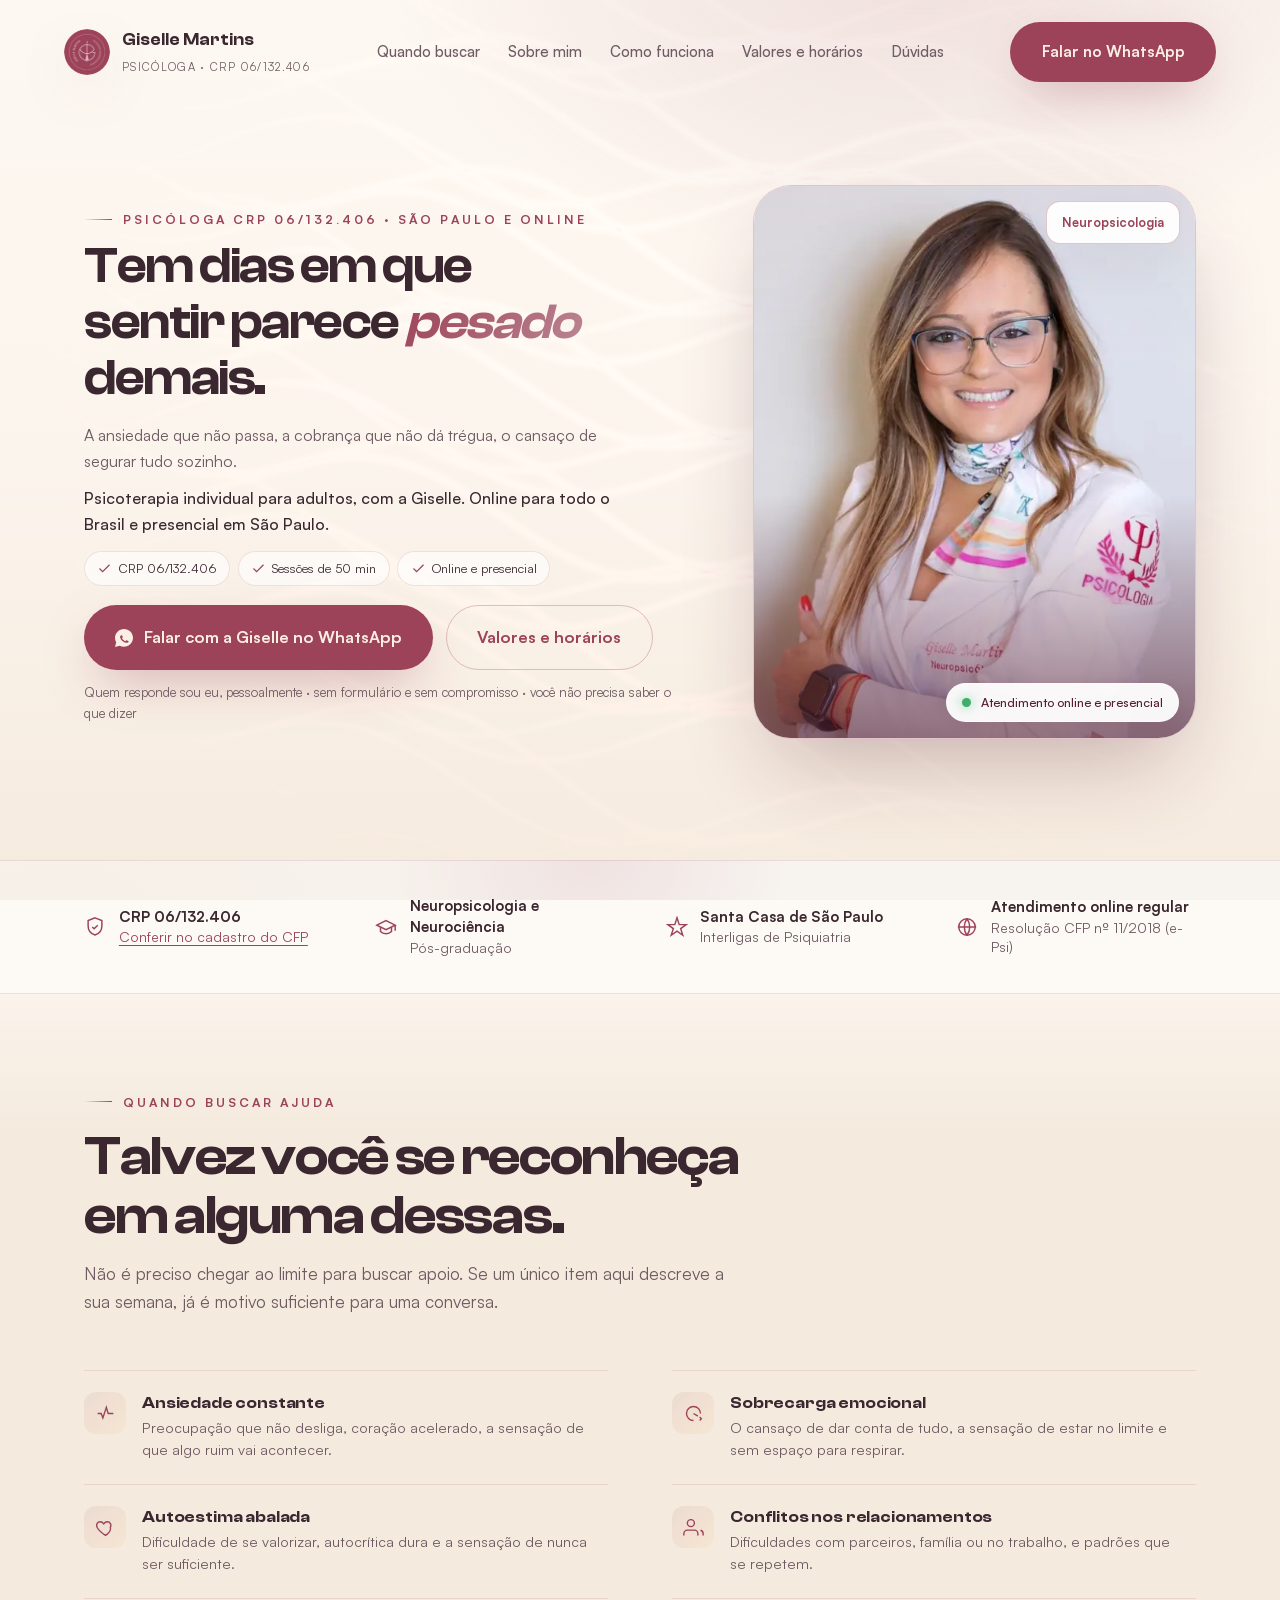
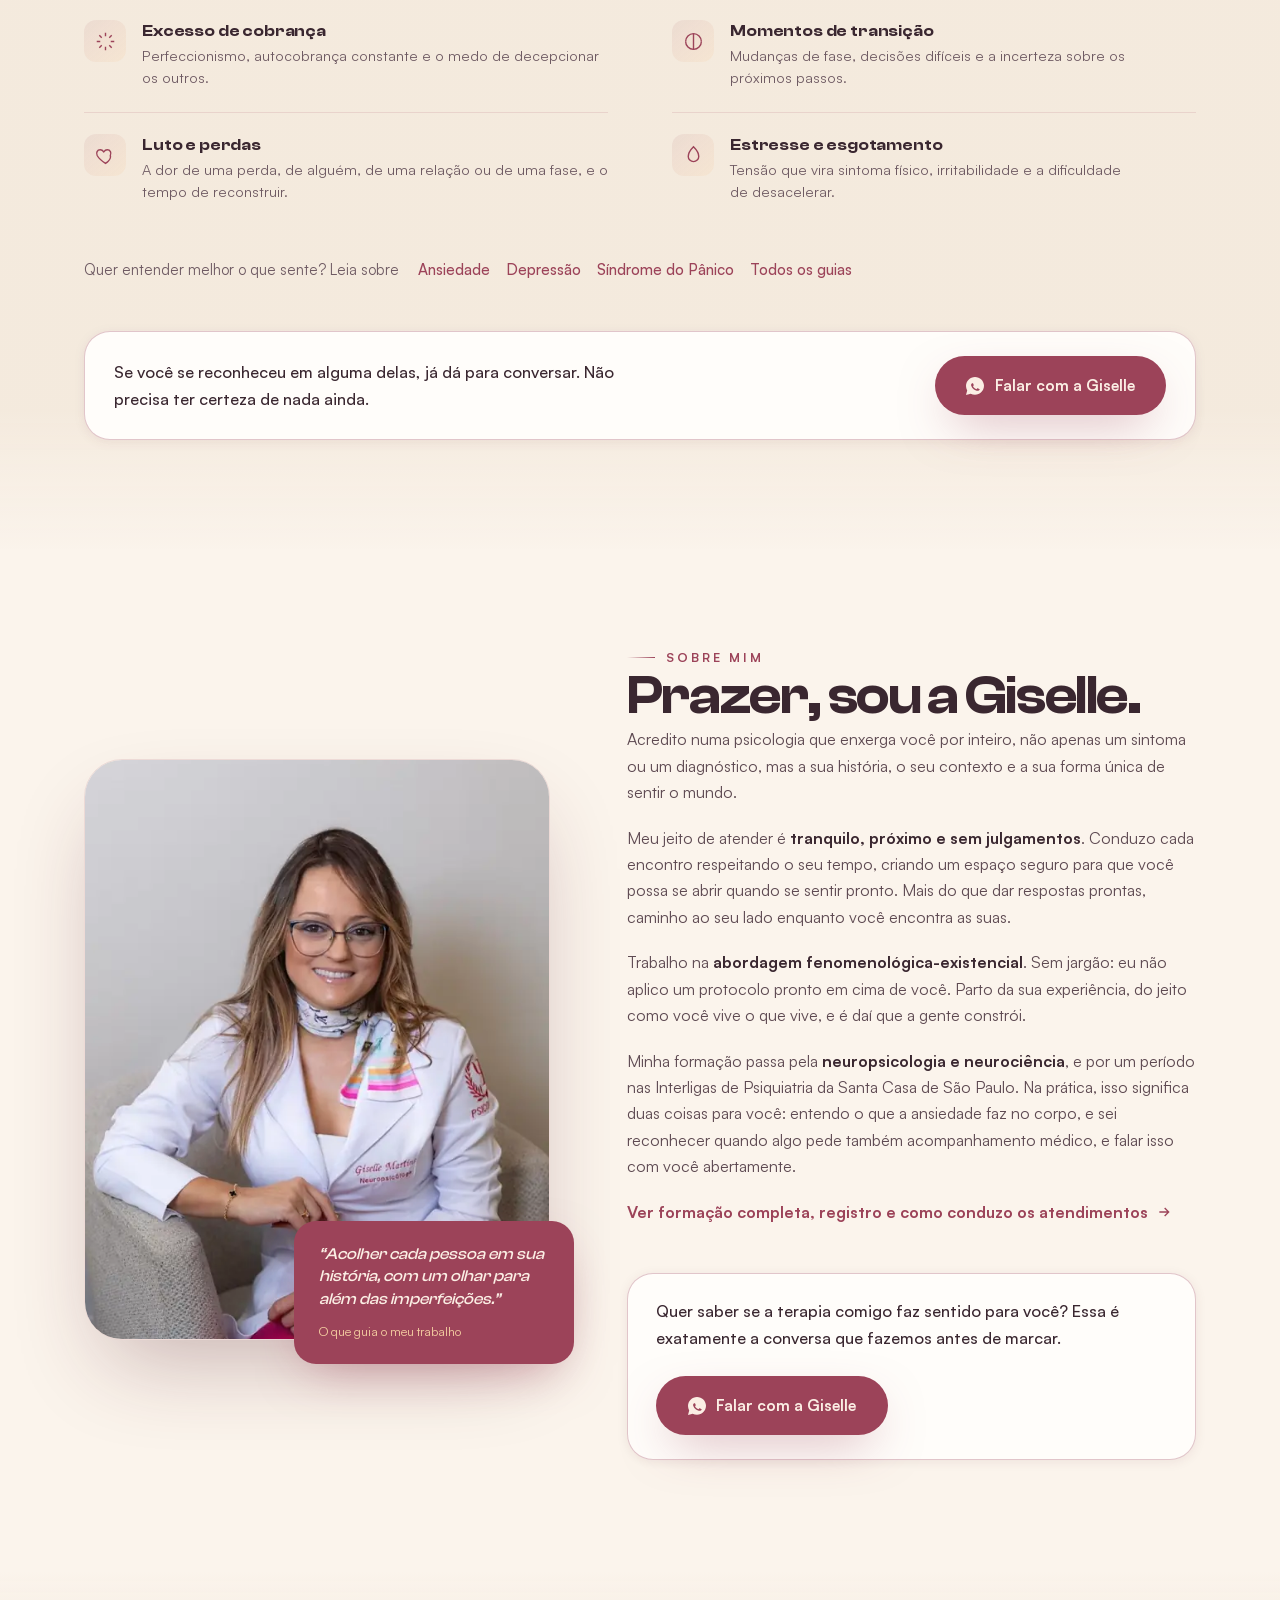
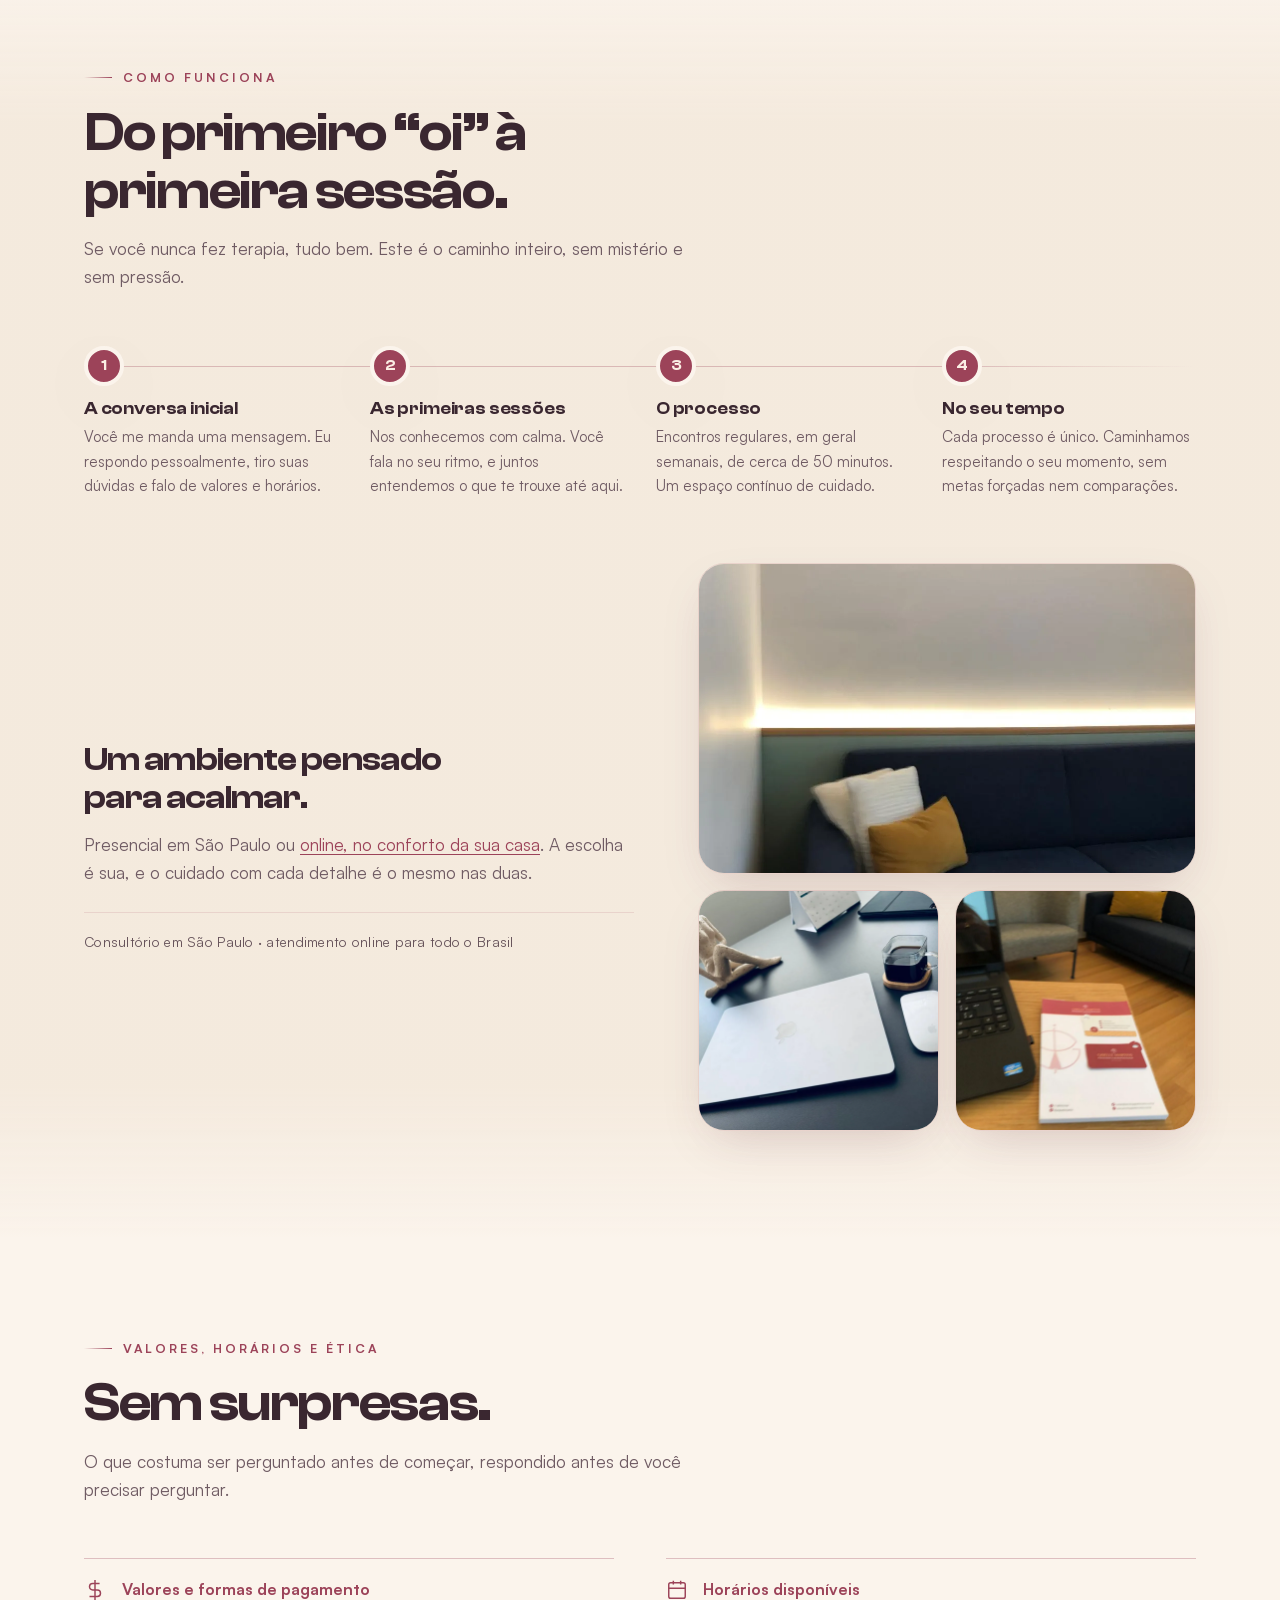
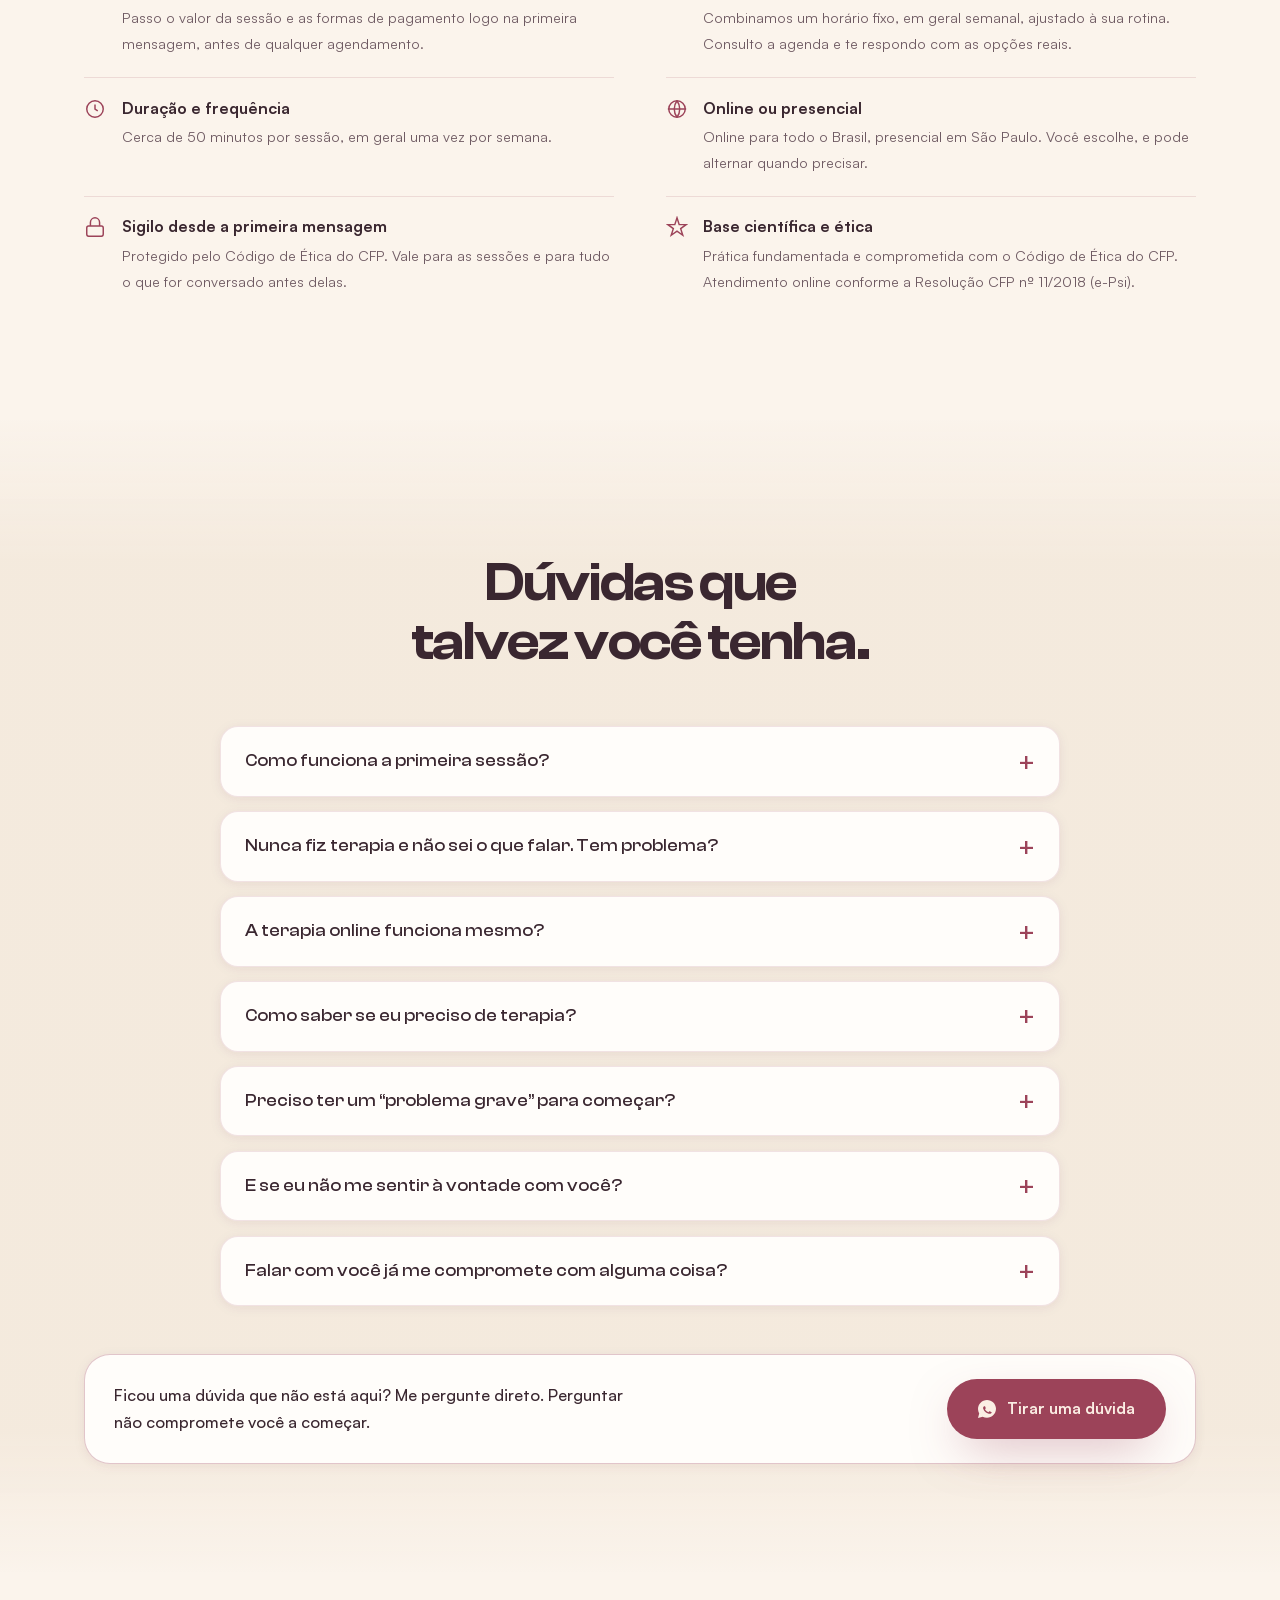
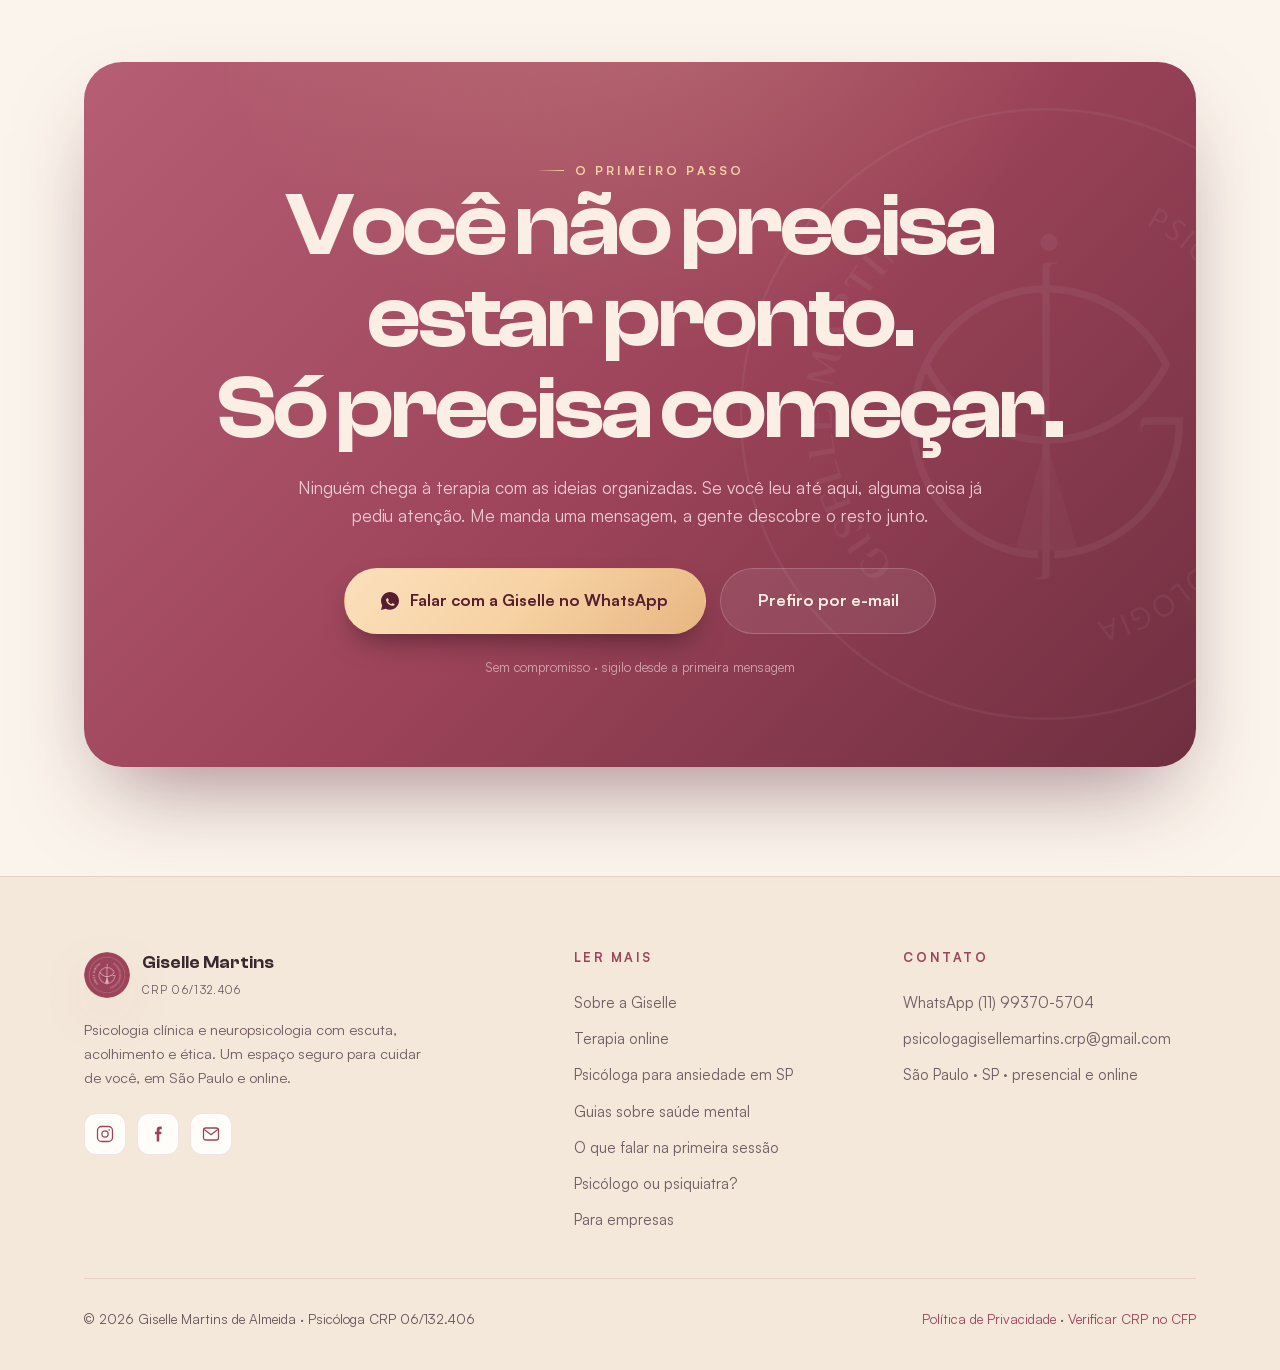
<file: index.html>
<!DOCTYPE html>
<html lang="pt-BR">
<head>
  <meta charset="UTF-8" />
  <meta name="viewport" content="width=device-width, initial-scale=1.0" />
  <!-- Google tag (gtag.js), carregada fora do caminho critico.
       O script sao 187 KB e ~163 ms de linha principal. Subir na ociosidade
       (ou no primeiro toque, o que vier antes) tira isso da primeira
       renderizacao sem perder o pageview: o GA4 registra quando ele sobe. -->
  <script>
    window.dataLayer = window.dataLayer || [];
    function gtag(){dataLayer.push(arguments);}
    gtag('js', new Date());
    gtag('config', 'G-RFCD1X5SDE');
    (function () {
      var subiu = false;
      function sobe() {
        if (subiu) return; subiu = true;
        var s = document.createElement('script');
        s.async = true;
        s.src = 'https://www.googletagmanager.com/gtag/js?id=G-RFCD1X5SDE';
        document.head.appendChild(s);
      }
      // quem interage primeiro nao pode ficar sem medicao
      ['pointerdown', 'keydown', 'scroll'].forEach(function (ev) {
        addEventListener(ev, sobe, { once: true, passive: true });
      });
      if ('requestIdleCallback' in window) requestIdleCallback(sobe, { timeout: 3500 });
      else setTimeout(sobe, 2500);
    })();
  </script>
  <title>Psicóloga em São Paulo e Online | Giselle Martins, CRP 06/132.406</title>
  <meta name="description" content="Psicoterapia para ansiedade, sobrecarga e autoestima, sem julgamentos. Giselle Martins, psicóloga CRP 06/132.406. Online e presencial em São Paulo." />
  <meta name="author" content="Giselle Martins de Almeida" />
  <meta name="theme-color" content="#9c4359" />
  <link rel="canonical" href="https://psicologagisellemartins.com.br/" />
  <link rel="icon" href="favicon.ico" sizes="32x32" />
  <link rel="icon" href="assets/img/favicon-512.png" type="image/png" sizes="512x512" />
  <link rel="apple-touch-icon" href="apple-touch-icon.png" />

  <meta property="og:title" content="Giselle Martins · Psicologia clínica e Neuropsicologia" />
  <meta property="og:description" content="Um espaço de escuta e acolhimento para atravessar a ansiedade, a sobrecarga e os conflitos internos. Terapia online e presencial em São Paulo." />
  <meta property="og:type" content="website" />
  <meta property="og:locale" content="pt_BR" />
  <meta property="og:url" content="https://psicologagisellemartins.com.br/" />
  <meta property="og:image" content="https://psicologagisellemartins.com.br/assets/img/giselle-hero.jpg" />
  <meta name="twitter:card" content="summary_large_image" />
  <meta name="twitter:title" content="Giselle Martins · Psicologia clínica e Neuropsicologia" />
  <meta name="twitter:description" content="Um espaço de escuta e acolhimento para atravessar a ansiedade, a sobrecarga e os conflitos internos. Terapia online e presencial em São Paulo." />
  <meta name="twitter:image" content="https://psicologagisellemartins.com.br/assets/img/giselle-hero.jpg" />

  <link rel="preload" href="assets/fonts/clash-display-600.woff2" as="font" type="font/woff2" crossorigin />
  <link rel="preload" href="assets/fonts/satoshi-400.woff2" as="font" type="font/woff2" crossorigin />
  <!-- css:inline: main.css --><style>
@font-face {
  font-family: 'Clash Display';
  src: url('/assets/fonts/clash-display-500.woff2') format('woff2');
  font-weight: 500; font-style: normal; font-display: swap;
}
@font-face {
  font-family: 'Clash Display';
  src: url('/assets/fonts/clash-display-600.woff2') format('woff2');
  font-weight: 600; font-style: normal; font-display: swap;
}
@font-face {
  font-family: 'Satoshi';
  src: url('/assets/fonts/satoshi-400.woff2') format('woff2');
  font-weight: 400; font-style: normal; font-display: swap;
}
@font-face {
  font-family: 'Satoshi';
  src: url('/assets/fonts/satoshi-500.woff2') format('woff2');
  font-weight: 500; font-style: normal; font-display: swap;
}
@font-face {
  font-family: 'Satoshi';
  src: url('/assets/fonts/satoshi-700.woff2') format('woff2');
  font-weight: 700; font-style: normal; font-display: swap;
}
:root {
  --wine: #9c4359;
  --wine-700: #883a4d;
  --wine-800: #6f2f40;
  --wine-900: #561f30;
  --wine-soft: #b65f74;
  --mauve: #bc8693;
  --mauve-200: #e3c8cf;
  --gold: #f7d2a3;
  --gold-deep: #e7b681;
  --cream: #fbf4ec;
  --cream-2: #f4e8da;
  --ivory: #fffdfa;
  --sand: #efe2d2;
  --ink: #3a2730;
  --ink-2: #5e4a52;
  --txt: #5e4a52;
  --txt-strong: #3a2730;
  --txt-soft: #6f5b63;
  --txt-faint: #655259;
  --on-wine: #fbeee4;
  --on-wine-soft: #ecccd2;
  --on-wine-faint: #cfa6af;
  --glass: rgba(255, 255, 255, 0.55);
  --glass-strong: rgba(255, 255, 255, 0.8);
  --card: var(--ivory);
  --line: rgba(156, 67, 89, 0.14);
  --line-strong: rgba(156, 67, 89, 0.3);
  --w-glass: rgba(255, 255, 255, 0.08);
  --w-glass-strong: rgba(255, 255, 255, 0.14);
  --w-line: rgba(255, 255, 255, 0.18);
  --w-line-strong: rgba(247, 210, 163, 0.45);
  --glass-border: var(--line);
  --glass-border-strong: var(--line-strong);
  --grad-wine: linear-gradient(135deg, #b65f74 0%, #9c4359 52%, #6f2f40 100%);
  --grad-gold: linear-gradient(135deg, #fbe0bd, #f7d2a3 50%, #e7b681 100%);
  --grad-text: linear-gradient(120deg, #fbe6cc 0%, #f7d2a3 50%, #e7b681 100%);
  --shadow-sm: 0 2px 12px rgba(86, 31, 48, 0.08);
  --shadow-md: 0 18px 50px -16px rgba(86, 31, 48, 0.22);
  --shadow-lg: 0 40px 90px -24px rgba(86, 31, 48, 0.32);
  --glow-wine: 0 18px 50px -16px rgba(156, 67, 89, 0.5);
  --maxw: 1240px;
  --pad: clamp(1.25rem, 5vw, 6rem);
  --radius: 26px;
  --radius-lg: 38px;
  --radius-sm: 14px;
  --sec-top: clamp(3.5rem, 7vw, 6.5rem);
  --sec-bottom: clamp(4.25rem, 8.5vw, 8rem);
  --bar-h: 5.25rem;
  --z-float: 700;
  --z-bar: 750;
  --z-menu: 790;
  --z-nav: 800;
  --ease: cubic-bezier(0.22, 1, 0.36, 1);
  --ease-out: cubic-bezier(0.3, 0, 0.2, 1);
  --t-hover: 160ms;
  --t-state: 240ms;
  --ease-soft: cubic-bezier(0.16, 1, 0.3, 1);
  --font-display: 'Clash Display', 'Satoshi', system-ui, sans-serif;
  --font-body: 'Satoshi', system-ui, -apple-system, sans-serif;
}
*, *::before, *::after { box-sizing: border-box; margin: 0; padding: 0; }
html { -webkit-text-size-adjust: 100%; }
:target, section[id], main[id] { scroll-margin-top: 88px; }
body {
  font-family: var(--font-body);
  background: var(--cream);
  color: var(--txt);
  line-height: 1.65;
  font-weight: 400;
  overflow-x: hidden;
  -webkit-font-smoothing: antialiased;
  text-rendering: optimizeLegibility;
  position: relative;
}
img { max-width: 100%; display: block; height: auto; }
a { color: inherit; text-decoration: none; }
ul { list-style: none; }
button { font-family: inherit; cursor: pointer; }
::selection { background: rgba(188, 134, 147, 0.4); color: var(--wine-900); }
.wrap { width: 100%; max-width: var(--maxw); margin-inline: auto; padding-inline: var(--pad); }
section { position: relative; }
.skip-link {
  position: absolute; left: 1rem; top: -100px; z-index: 1000;
  padding: .8rem 1.3rem; border-radius: 100px;
  background: var(--wine); color: var(--on-wine); font-weight: 600; font-size: .9rem;
  transition: top .25s var(--ease);
}
.skip-link:focus-visible { top: 1rem; }
h1, h2, h3, h4 {
  font-family: var(--font-display); font-weight: 600; line-height: 1.05;
  letter-spacing: -0.015em; color: var(--txt-strong);
  text-wrap: balance;
}
p { text-wrap: pretty; }
.eyebrow {
  font-family: var(--font-body); font-size: 0.78rem; font-weight: 600;
  letter-spacing: 0.24em; text-transform: uppercase; color: var(--wine);
  display: inline-flex; align-items: center; gap: 0.7rem;
}
.eyebrow::before { content: ''; width: 28px; height: 1px; background: linear-gradient(90deg, transparent, var(--wine)); }
.display-1 { font-size: clamp(2.6rem, 7.5vw, 5.6rem); font-weight: 600; letter-spacing: -0.035em; line-height: 1.02; }
.display-2 { font-size: clamp(2rem, 4.4vw, 3.4rem); letter-spacing: -0.025em; line-height: 1.08; }
.lead { font-size: clamp(1.02rem, 1.35vw, 1.2rem); color: var(--txt-soft); font-weight: 400; max-width: 58ch; line-height: 1.62; }
.grad-text { background: var(--grad-text); -webkit-background-clip: text; background-clip: text; -webkit-text-fill-color: transparent; color: transparent; }
.italic-serif { font-style: italic; }
.section-head { max-width: 700px; margin-bottom: clamp(2.2rem, 4.5vw, 3.4rem); }
.section-head h2 { margin: 1rem 0 .9rem; }
.section-head .lead { max-width: 54ch; }
.ambient {
  position: fixed; inset: 0; z-index: -2; overflow: hidden; pointer-events: none;
  transform: translateZ(0);
  contain: paint;
  background:
    radial-gradient(1100px 760px at 80% -10%, rgba(188, 134, 147, 0.22), transparent 60%),
    radial-gradient(900px 680px at 5% 105%, rgba(247, 210, 163, 0.2), transparent 60%),
    var(--cream);
}
.orb { position: absolute; border-radius: 50%; opacity: 0.5; will-change: transform; }
.orb--1 { width: 44vw; height: 44vw; left: -8vw; top: -6vw; background: radial-gradient(circle at 30% 30%, var(--mauve), transparent 70%); animation: drift1 24s var(--ease-soft) infinite alternate; }
.orb--2 { width: 36vw; height: 36vw; right: -6vw; top: 30vh; background: radial-gradient(circle at 60% 40%, var(--gold), transparent 70%); opacity: 0.35; animation: drift2 28s var(--ease-soft) infinite alternate; }
.orb--3 { width: 32vw; height: 32vw; left: 30vw; bottom: -12vw; background: radial-gradient(circle at 50% 50%, var(--wine-soft), transparent 70%); opacity: 0.22; animation: drift3 32s var(--ease-soft) infinite alternate; }
@keyframes drift1 { to { transform: translate3d(8vw, 6vh, 0) scale(1.12); } }
@keyframes drift2 { to { transform: translate3d(-7vw, -5vh, 0) scale(1.1); } }
@keyframes drift3 { to { transform: translate3d(5vw, -8vh, 0) scale(1.18); } }
.grain {
  position: fixed; inset: 0; z-index: -1; pointer-events: none; opacity: 0.04;
  transform: translateZ(0);
  background-image: url("data:image/svg+xml,%3Csvg viewBox='0 0 200 200' xmlns='http://www.w3.org/2000/svg'%3E%3Cfilter id='n'%3E%3CfeTurbulence type='fractalNoise' baseFrequency='0.85' numOctaves='3' stitchTiles='stitch'/%3E%3C/filter%3E%3Crect width='100%25' height='100%25' filter='url(/assets/css/%23n)'/%3E%3C/svg%3E");
}
.nav {
  position: fixed; top: 0; left: 0; right: 0; z-index: 800;
  transform: translateZ(0);
  display: flex; align-items: center; justify-content: space-between;
  padding: 1.4rem var(--pad);
  transition: padding var(--t-state) var(--ease-out), background var(--t-state), border-color var(--t-state), box-shadow var(--t-state);
  border-bottom: 1px solid transparent;
}
.nav.scrolled {
  padding-block: 0.8rem;
  background: rgba(251, 244, 236, 0.96);
  border-bottom: 1px solid var(--line); box-shadow: var(--shadow-sm);
}
.brand { display: flex; align-items: center; gap: 0.75rem; }
.brand__logo { width: 46px; height: 46px; border-radius: 50%; object-fit: cover; box-shadow: var(--glow-wine); }
.brand__name { font-family: var(--font-display); font-weight: 600; font-size: 1.05rem; line-height: 1.05; color: var(--txt-strong); transition: color var(--t-state); }
.brand__crp { font-size: 0.64rem; letter-spacing: 0.18em; color: var(--txt-soft); text-transform: uppercase; transition: color var(--t-state); }
.nav__links { display: flex; align-items: center; gap: 0.35rem; }
.nav__link { position: relative; padding: 0.6rem 1rem; font-size: 0.92rem; font-weight: 500; color: var(--txt-soft); transition: color .35s; }
.nav__link::after { content: ''; position: absolute; left: 1rem; right: 1rem; bottom: 0.35rem; height: 1px; background: var(--wine); transform: scaleX(0); transform-origin: left; transition: transform var(--t-state) var(--ease-out); }
.nav__link:hover { color: var(--wine); }
.nav__link:hover::after { transform: scaleX(1); }
.nav__cta { display: inline-flex; }
.nav__burger { display: none; flex-direction: column; gap: 5px; background: none; border: 0; padding: 8px; }
.nav__burger span { width: 24px; height: 2px; background: var(--wine); border-radius: 2px; transition: var(--t-state) var(--ease-out); }
.mobile-menu {
  position: fixed; inset: 0; z-index: 790;
  background: rgba(111, 47, 64, 0.985);
  display: flex; flex-direction: column; justify-content: center; align-items: center; gap: 0.5rem;
  opacity: 0; visibility: hidden; transition: opacity var(--t-state) var(--ease-out), visibility var(--t-state);
}
.mobile-menu.open { opacity: 1; visibility: visible; }
.mobile-menu a { font-family: var(--font-display); font-size: clamp(1.6rem, 6.2vw, 2.2rem); color: var(--on-wine); padding: 0.35rem; transition: color .3s; }
.mobile-menu a:hover { color: var(--gold); }
.mobile-menu__cta {
  margin-top: 1.2rem; padding: .85rem 1.8rem !important; border-radius: 100px;
  background: var(--gold); color: var(--wine-900) !important;
  font-size: 1.15rem !important; font-weight: 600;
}
body.menu-open { overflow: hidden; }
.btn {
  position: relative; display: inline-flex; align-items: center; gap: 0.65rem;
  padding: 1rem 1.9rem; border-radius: 100px; font-weight: 600; font-size: 0.96rem;
  border: 1px solid transparent; overflow: hidden; isolation: isolate;
  transition: transform var(--t-hover) var(--ease-out), box-shadow var(--t-hover) var(--ease-out), color var(--t-hover) var(--ease-out), background var(--t-hover) var(--ease-out), border-color var(--t-hover) var(--ease-out);
}
.btn svg { width: 18px; height: 18px; }
.btn--primary { background: var(--wine); color: var(--on-wine); box-shadow: var(--glow-wine); }
.btn--primary::before { content: ''; position: absolute; inset: 0; z-index: -1; background: var(--grad-wine); opacity: 0; transition: opacity var(--t-hover) var(--ease-out); }
.btn--primary:hover { transform: translateY(-3px); box-shadow: 0 22px 50px -14px rgba(156,67,89,0.65); }
.btn--primary:hover::before { opacity: 1; }
.btn:active { transform: translateY(0) scale(.985); transition-duration: .08s; }
.btn--ghost { background: transparent; color: var(--wine); border-color: var(--line-strong); }
.btn--ghost:hover { border-color: var(--wine); background: rgba(156,67,89,0.06); transform: translateY(-3px); }
.btn--lg { padding: 1.15rem 2.3rem; font-size: 1.02rem; }
.link-arrow { display: inline-flex; align-items: center; gap: 0.5rem; color: var(--wine); font-weight: 600; }
.link-arrow svg { width: 16px; transition: transform .35s var(--ease); }
.link-arrow:hover svg { transform: translateX(5px); }
.hero {
  min-height: 100svh; display: flex; align-items: center;
  padding-top: 6.5rem; padding-bottom: 2.5rem; overflow: hidden;
  background: linear-gradient(180deg, #fdf8f2 0%, var(--cream) 55%, #f6ebdf 100%);
  color: var(--ink);
}
.hero::before {
  content: ''; position: absolute; right: -8%; top: 50%; translate: 0 -50%;
  width: 60vw; height: 60vw; max-width: 760px; max-height: 760px; z-index: 0; opacity: 0.05;
  background: url('/assets/img/gm-simbolo-wine.png') center/contain no-repeat;
}
.hero::after {
  content: ''; position: absolute; inset: 0; z-index: 0; pointer-events: none;
  background: radial-gradient(900px 520px at 72% -5%, rgba(188,134,147,0.22), transparent 60%);
}
.hero h1, .hero h2 { color: var(--ink); }
.hero .grad-text { display: inline-block; padding-right: 0.14em; margin-right: -0.06em; background: linear-gradient(120deg, var(--wine), var(--mauve)); -webkit-background-clip: text; background-clip: text; -webkit-text-fill-color: transparent; color: transparent; }
.hero .lead { color: var(--txt-soft); }
.hero__grid { position: relative; z-index: 2; display: grid; grid-template-columns: 1.1fr 0.9fr; gap: clamp(2rem, 4.5vw, 4.5rem); align-items: center; width: 100%; }
.hero__content { position: relative; z-index: 2; }
.hero h1 { margin: 0.7rem 0 0.9rem; font-size: clamp(2.05rem, 3.9vw, 3.35rem); letter-spacing: -0.03em; line-height: 1.04; }
.hero .lead { font-size: clamp(1rem, 1.2vw, 1.1rem); max-width: 50ch; }
.hero .lead b { display: block; margin-top: .7rem; color: var(--txt-strong); font-weight: 500; }
.hero h1 .line { display: block; overflow: hidden; padding-bottom: 0.08em; }
.hero h1 .line > span { display: block; transform: translateY(110%); animation: heroLine 1.1s var(--ease) forwards; }
.hero h1 .line:nth-child(2) > span { animation-delay: .12s; }
.hero h1 .line:nth-child(3) > span { animation-delay: .24s; }
@keyframes heroLine { to { transform: translateY(0); } }
.hero__intro { opacity: 0; animation: fadeUp 1s var(--ease) .5s forwards; }
.hero__actions { display: flex; flex-wrap: wrap; gap: .8rem; margin-top: 1.2rem; opacity: 0; animation: fadeUp 1s var(--ease) .65s forwards; }
.hero__micro { margin-top: .75rem; font-size: .82rem; line-height: 1.55; color: var(--txt-soft); opacity: 0; animation: fadeUp 1s var(--ease) .8s forwards; }
.hero__id { display: none; align-items: center; gap: .8rem; opacity: 0; animation: fadeUp 1s var(--ease) .35s forwards; }
.hero__id img { width: 58px; height: 58px; border-radius: 50%; object-fit: cover; object-position: center 18%; border: 2px solid var(--ivory); box-shadow: var(--shadow-md); flex-shrink: 0; }
.hero__id b { display: block; font-family: var(--font-display); font-size: 1.05rem; font-weight: 600; color: var(--txt-strong); line-height: 1.2; }
.hero__id span { font-size: .78rem; letter-spacing: .1em; text-transform: uppercase; color: var(--wine); }
@keyframes fadeUp { from { opacity: 0; transform: translateY(24px); } to { opacity: 1; transform: none; } }
.hero__portrait { position: relative; z-index: 1; opacity: 0; animation: fadeUp 1.2s var(--ease) .4s forwards; }
.portrait-card {
  position: relative; border-radius: var(--radius-lg); overflow: hidden;
  border: 1px solid var(--line-strong); box-shadow: var(--shadow-lg);
  background: var(--ivory); animation: floaty 7s var(--ease-soft) infinite alternate;
}
.portrait-card img { width: 100%; aspect-ratio: 4/5; object-fit: cover; object-position: center 18%; }
.portrait-card::after { content: ''; position: absolute; inset: 0; background: linear-gradient(180deg, rgba(86,31,48,0.05) 0%, transparent 32%, transparent 56%, rgba(86,31,48,0.62)); }
.portrait-badge {
  position: absolute; right: 1rem; bottom: 1rem; z-index: 4;
  display: flex; align-items: center; gap: 0.6rem; padding: 0.65rem 0.95rem; border-radius: 100px;
  background: rgba(255,255,255,0.94); border: 1px solid rgba(255,255,255,0.6); max-width: calc(100% - 2rem); box-shadow: var(--shadow-sm);
}
.portrait-badge i { width: 9px; height: 9px; border-radius: 50%; background: #3fae6b; box-shadow: 0 0 12px #6fd49a; flex-shrink: 0; animation: pulse 2s infinite; }
.portrait-badge span { font-size: 0.78rem; color: var(--wine-900); font-weight: 500; line-height: 1.25; }
@keyframes pulse { 0%,100%{opacity:1;} 50%{opacity:.35;} }
@keyframes floaty { to { transform: translateY(-12px); } }
.hero__chip {
  position: absolute; z-index: 4; padding: 0.6rem 0.95rem; border-radius: 14px;
  background: rgba(255,255,255,0.93);
  border: 1px solid var(--line-strong); font-size: 0.8rem; color: var(--ink); box-shadow: var(--shadow-md); white-space: nowrap;
}
.hero__chip--2 { top: 1rem; right: 1rem; left: auto; bottom: auto; animation: floaty 6s var(--ease-soft) .6s infinite alternate-reverse; }
.hero__chip b { color: var(--wine); }
.scroll-hint { position: absolute; left: 50%; bottom: 2rem; translate: -50% 0; z-index: 3; display: flex; flex-direction: column; align-items: center; gap: 0.6rem; font-size: 0.68rem; letter-spacing: 0.3em; text-transform: uppercase; color: var(--txt-faint); opacity: 0; animation: fadeUp 1s 1.1s forwards; }
.scroll-hint i { width: 1px; height: 46px; background: linear-gradient(var(--wine), transparent); position: relative; overflow: hidden; }
.scroll-hint i::after { content:''; position:absolute; top:-50%; left:0; width:100%; height:50%; background:var(--wine); animation: scrollDot 1.8s var(--ease) infinite; }
@keyframes scrollDot { to { top: 100%; } }
.reveal { opacity: 0; transform: translateY(40px); transition: opacity 1s var(--ease), transform 1s var(--ease); }
.reveal.in { opacity: 1; transform: none; }
.reveal[data-delay="1"] { transition-delay: .1s; }
.reveal[data-delay="2"] { transition-delay: .2s; }
.reveal[data-delay="3"] { transition-delay: .3s; }
.reveal[data-delay="4"] { transition-delay: .4s; }
.section-pad { padding-block: var(--sec-top) var(--sec-bottom); }
.section--tint {
  background: linear-gradient(180deg, transparent, rgba(239,226,210,.55) 12%, rgba(239,226,210,.55) 88%, transparent);
}
.about__grid { display: grid; grid-template-columns: 0.9fr 1.1fr; gap: clamp(2.5rem, 6vw, 5.5rem); align-items: center; }
.about__media { position: relative; }
.about__photo { border-radius: var(--radius-lg); overflow: hidden; border: 1px solid var(--line); box-shadow: var(--shadow-lg); }
.about__photo img { width: 100%; aspect-ratio: 4/5; object-fit: cover; transition: transform 1.2s var(--ease); }
.about__media:hover .about__photo img { transform: scale(1.05); }
.about__quote {
  position: absolute; right: -1.5rem; bottom: -1.5rem; max-width: 280px; padding: 1.4rem 1.6rem; border-radius: 22px;
  background: var(--wine); color: var(--on-wine); box-shadow: var(--glow-wine);
}
.about__quote p { font-family: var(--font-display); font-style: italic; font-size: 1rem; color: var(--on-wine); line-height: 1.4; }
.about__quote cite { display: block; margin-top: 0.7rem; font-size: 0.78rem; color: var(--gold); font-style: normal; }
.about__text p { color: var(--txt); margin-bottom: 1.2rem; }
.about__text p strong { color: var(--txt-strong); font-weight: 600; }
.credentials { display: grid; gap: 0.2rem; margin: 2rem 0; }
.credential { display: flex; gap: 0.9rem; align-items: flex-start; padding: 0.9rem 0; border-top: 1px solid var(--line); }
.credential svg { width: 22px; height: 22px; color: var(--wine); flex-shrink: 0; margin-top: 2px; }
.credential b { color: var(--txt-strong); font-weight: 600; display: block; }
.credential span { font-size: 0.88rem; color: var(--txt-faint); }
.space-text .lead { margin-bottom: 1.6rem; }
.space-gallery { display: grid; grid-template-columns: 1fr 1fr; grid-template-rows: auto auto; gap: 1rem; width: 100%; max-width: 500px; margin-inline: auto; }
.space-gallery figure { border-radius: var(--radius); overflow: hidden; border: 1px solid var(--line); box-shadow: var(--shadow-md); }
.space-gallery figure img { width: 100%; height: 100%; object-fit: cover; transition: transform 1s var(--ease); }
.space-gallery figure:hover img { transform: scale(1.06); }
.space-gallery .g-main { grid-column: 1 / -1; aspect-ratio: 16/10; }
.space-gallery .g-a, .space-gallery .g-b { aspect-ratio: 1/1; }
.cta {
  position: relative; border-radius: var(--radius-lg); overflow: hidden;
  padding: clamp(3.2rem, 7vw, 5.8rem) clamp(1.5rem, 6vw, 5rem); text-align: center;
  background: var(--grad-wine);
  box-shadow: 0 40px 90px -30px rgba(86, 31, 48, 0.55);
}
.cta::before { content: ''; position: absolute; right: -6%; top: -40%; width: 55%; height: 180%; z-index: 0; opacity: 0.09; background: url('/assets/img/gm-simbolo-branco.webp') center/contain no-repeat; }
.cta::after { content: ''; position: absolute; inset: 0; z-index: 0; pointer-events: none; background: radial-gradient(760px circle at 50% -25%, rgba(247,210,163,0.22), transparent 62%); }
.cta > * { position: relative; z-index: 1; }
.cta h2 { margin-bottom: 1.2rem; color: var(--on-wine); }
.cta .eyebrow { justify-content: center; color: var(--gold); }
.cta .eyebrow::before { background: linear-gradient(90deg, transparent, var(--gold)); }
.cta .lead { margin: 0 auto; color: var(--on-wine-soft); }
.cta__actions { display: flex; gap: .9rem; justify-content: center; flex-wrap: wrap; }
.cta .hero__micro { color: var(--on-wine-faint); animation: none; opacity: 1; }
.cta .btn--primary { background: var(--grad-gold); color: var(--wine-900); box-shadow: 0 18px 44px -14px rgba(0,0,0,.45); }
.cta .btn--primary::before { display: none; }
.cta .btn--primary:hover { box-shadow: 0 24px 54px -14px rgba(0,0,0,.55); }
.cta .btn--ghost { background: rgba(255,255,255,0.08); color: var(--on-wine); border-color: var(--w-line); }
.cta .btn--ghost:hover { background: rgba(255,255,255,0.16); border-color: var(--w-line-strong); }
.footer { background: var(--cream-2); color: var(--txt-soft); border-top: 1px solid var(--line); padding-top: clamp(3rem, 6vw, 4.5rem); padding-bottom: 2.5rem; }
.footer__grid { display: grid; grid-template-columns: 1.6fr 1fr 1.1fr; gap: 2rem clamp(2rem, 5vw, 4rem); margin-bottom: 2.5rem; }
.footer .brand__name { color: var(--txt-strong); }
.footer .brand__crp { color: var(--txt-faint); }
.footer__brand p { color: var(--txt-soft); max-width: 34ch; margin-top: 1rem; font-size: 0.92rem; }
.footer h4, .footer__col h2 { font-size: 0.8rem; letter-spacing: 0.2em; text-transform: uppercase; color: var(--wine); margin-bottom: 1.1rem; font-family: var(--font-body); font-weight: 600; line-height: 1.4; }
.footer__col a, .footer__col p { display: block; color: var(--txt-soft); padding: 0.35rem 0; font-size: 0.95rem; transition: color .3s; }
.footer__col a:hover { color: var(--wine); }
.socials { display: flex; gap: 0.7rem; margin-top: 1.4rem; }
.socials a { width: 42px; height: 42px; border-radius: 12px; display: grid; place-items: center; background: var(--ivory); border: 1px solid var(--line); color: var(--wine); transition: var(--t-hover) var(--ease-out); }
.socials a:hover { background: var(--wine); border-color: var(--wine); color: var(--ivory); transform: translateY(-3px); }
.socials svg { width: 18px; height: 18px; }
.footer__bottom { display: flex; justify-content: space-between; align-items: center; gap: 1rem; flex-wrap: wrap; padding-top: 1.8rem; border-top: 1px solid var(--line); }
.footer__bottom p { font-size: 0.84rem; color: var(--txt-faint); }
.footer__bottom a { color: var(--wine); }
.wa-float { position: fixed; right: 1.5rem; bottom: calc(1.5rem + env(safe-area-inset-bottom)); z-index: 700; width: 60px; height: 60px; border-radius: 50%; display: grid; place-items: center; background: #25D366; box-shadow: 0 12px 30px -8px rgba(37,211,102,0.6); transition: transform var(--t-hover) var(--ease-out); }
.wa-float::before { content:''; position:absolute; inset:0; border-radius:50%; border:2px solid #25D366; animation: pulseRing 2.4s infinite; }
.wa-float:hover { transform: scale(1.08); }
.wa-float svg { width: 32px; height: 32px; fill: #fff; }
@keyframes pulseRing { 0%{transform:scale(1);opacity:.7;} 100%{transform:scale(1.7);opacity:0;} }
.mobile-cta {
  position: fixed; left: 0; right: 0; bottom: 0; z-index: 750; display: none;
  padding: .65rem 1rem calc(.65rem + env(safe-area-inset-bottom));
  background: rgba(251, 244, 236, 0.97);
  border-top: 1px solid var(--line); box-shadow: 0 -8px 30px -18px rgba(86, 31, 48, 0.4);
}
.mobile-cta .btn { width: 100%; justify-content: center; min-height: 52px; }
@media (prefers-reduced-motion: reduce) {
  *, *::before, *::after { animation-duration: .001ms !important; animation-iteration-count: 1 !important; transition-duration: .001ms !important; scroll-behavior: auto !important; }
  .orb { animation: none; }
}
:focus-visible { outline: 2px solid var(--wine); outline-offset: 3px; border-radius: 4px; }
.mobile-cta a:focus-visible { outline-offset: -3px; }
.hero__assur { display: flex; flex-wrap: wrap; gap: 0.5rem; margin: 0.8rem 0; opacity: 0; animation: fadeUp 1s var(--ease) .75s forwards; }
.hero__assur span { display: inline-flex; align-items: center; gap: 0.4rem; padding: 0.4rem 0.82rem; border-radius: 100px; background: rgba(255,255,255,0.6); border: 1px solid var(--line); font-size: 0.8rem; color: var(--ink); }
.hero__assur svg { width: 15px; height: 15px; color: var(--wine); flex-shrink: 0; }
.inline-cta {
  display: flex; align-items: center; justify-content: space-between; gap: 1.5rem; flex-wrap: wrap;
  margin-top: clamp(2rem, 4vw, 3rem); padding: 1.5rem 1.8rem; border-radius: var(--radius);
  background: var(--ivory); border: 1px solid var(--line-strong); box-shadow: var(--shadow-sm);
}
.inline-cta p { margin: 0; max-width: 48ch; color: var(--txt-strong); font-weight: 500; font-size: 1.02rem; }
.inline-cta .btn { flex-shrink: 0; }
.inline-cta svg { width: 18px; height: 18px; }
.practical { gap: 0.2rem clamp(1.5rem, 4vw, 3.5rem); }
.proof-bar { border-block: 1px solid var(--line); background: rgba(255,255,255,.45); }
.proof-bar .wrap { display: grid; grid-template-columns: repeat(4, minmax(0, 1fr)); gap: 1rem clamp(1.5rem, 4vw, 3.5rem); padding-block: clamp(1.5rem, 3vw, 2.2rem); }
.proof {
  display: grid; grid-template-columns: 22px 1fr; gap: 0 .8rem; align-items: center;
  font-size: .88rem; color: var(--txt-soft); line-height: 1.4;
}
.proof svg { width: 22px; height: 22px; color: var(--wine); }
.proof b { display: block; color: var(--txt-strong); font-weight: 600; font-size: .93rem; }
.proof a { color: var(--wine); text-decoration: underline; text-underline-offset: 3px; }
.needs { display: grid; grid-template-columns: repeat(2, minmax(0, 1fr)); gap: .2rem clamp(2rem, 5vw, 4rem); }
.need {
  display: grid; grid-template-columns: 42px 1fr; gap: 0 1rem; align-items: start;
  padding: 1.3rem 0; border-top: 1px solid var(--line);
  transition: border-color var(--t-state) var(--ease-out);
}
.need:hover { border-color: var(--line-strong); }
.need__icon {
  grid-row: span 2; width: 42px; height: 42px; border-radius: 12px;
  display: grid; place-items: center; color: var(--wine);
  background: linear-gradient(140deg, rgba(156,67,89,0.09), rgba(247,210,163,0.2));
  transition: background var(--t-state) var(--ease-out), color var(--t-state) var(--ease-out);
}
.need:hover .need__icon { background: var(--wine); color: var(--gold); }
.need__icon svg { width: 21px; height: 21px; }
.need h3 { font-size: 1.02rem; margin: .1rem 0 .3rem; color: var(--ink); letter-spacing: -.01em; }
.need p { font-size: 0.9rem; color: var(--txt-soft); line-height: 1.55; }
.needs-note { margin-top: 2.2rem; display: flex; flex-wrap: wrap; align-items: center; gap: 0.6rem 1.2rem; color: var(--txt-soft); font-size: .94rem; }
.needs-note .reads { display: inline-flex; flex-wrap: wrap; gap: 0.4rem 1rem; }
.needs-note .reads a { color: var(--wine); font-weight: 500; }
.needs-note .reads a:hover { text-decoration: underline; }
.steps { display: grid; gap: 0; }
.step { position: relative; padding: 0 0 1.7rem 3.3rem; }
.step::before {
  content: ''; position: absolute; left: 19px; top: 40px; bottom: 0; width: 1px;
  background: var(--line-strong);
}
.step:last-child::before { background: linear-gradient(180deg, var(--line-strong), transparent); }
.step:last-child { padding-bottom: 0; }
.step__n {
  position: absolute; left: 0; top: 0; margin: 0;
  font-family: var(--font-display); font-size: .95rem; font-weight: 600; color: var(--on-wine);
  display: grid; place-items: center; width: 40px; height: 40px; border-radius: 50%;
  background: var(--wine); border: 4px solid var(--cream); box-shadow: var(--glow-wine);
}
.step h3 { font-size: 1.08rem; margin-bottom: 0.4rem; color: var(--ink); letter-spacing: -.01em; }
.step p { font-size: 0.94rem; color: var(--txt-soft); }
@media (min-width: 860px) {
  .steps--row { grid-template-columns: repeat(4, 1fr); gap: clamp(1.2rem, 2.5vw, 2rem); }
  .steps--row .step { padding: 3.4rem 0 0; }
  .steps--row .step::before {
    left: 0; right: calc(-1 * clamp(1.2rem, 2.5vw, 2rem)); top: 20px;
    bottom: auto; width: auto; height: 1px;
    background: var(--line-strong);
  }
  .steps--row .step:last-child::before { right: 0; background: linear-gradient(90deg, var(--line-strong), transparent); }
  .steps--row .step p { max-width: 34ch; }
}
.process-grid { display: grid; grid-template-columns: 1.05fr 0.95fr; gap: clamp(2rem, 5vw, 4rem); align-items: center; margin-top: clamp(2.5rem, 5vw, 4rem); }
.trust { display: grid; grid-template-columns: repeat(2, minmax(0, 1fr)); gap: 0.2rem clamp(1.5rem, 4vw, 3.5rem); }
.trust__item { display: grid; grid-template-columns: 24px 1fr; gap: 0 .85rem; align-items: start; padding: 1.05rem 0; border-top: 1px solid var(--line); }
.trust__item svg { grid-row: span 2; width: 22px; height: 22px; color: var(--wine); margin-top: 3px; }
.trust__item b { color: var(--txt-strong); font-weight: 600; display: block; margin-bottom: .12rem; }
.trust__item span { font-size: 0.89rem; color: var(--txt-soft); line-height: 1.55; }
.trust__item--key { border-top-color: var(--line-strong); }
.trust__item--key b { color: var(--wine); }
.faq { display: grid; gap: 0.9rem; max-width: 840px; margin-inline: auto; }
.faq details { background: var(--card); border: 1px solid var(--line); border-radius: 18px; padding: 0 1.5rem; box-shadow: var(--shadow-sm); transition: border-color var(--t-state) var(--ease-out), box-shadow var(--t-state) var(--ease-out); }
.faq details[open] { border-color: var(--line-strong); box-shadow: var(--shadow-md); }
.faq summary { list-style: none; cursor: pointer; padding: 1.25rem 0; font-family: var(--font-display); font-weight: 500; font-size: 1.08rem; color: var(--ink); display: flex; justify-content: space-between; gap: 1.2rem; align-items: center; }
.faq summary::-webkit-details-marker { display: none; }
.faq summary::after { content: '+'; font-family: var(--font-body); font-size: 1.6rem; line-height: 1; color: var(--wine); transition: transform var(--t-state) var(--ease-out); }
.faq details[open] summary::after { transform: rotate(45deg); }
.faq__a { padding: 0 0 1.4rem; color: var(--txt-soft); font-size: 0.98rem; line-height: 1.75; max-width: 64ch; }
@media (hover: none) { .faq summary { cursor: pointer; } }
@media (max-width: 1024px) {
  .process-grid { grid-template-columns: 1fr; }
  .trust { grid-template-columns: 1fr; }
}
.section-head--center { text-align: center; margin-inline: auto; }
.section-head--center .eyebrow { justify-content: center; }
.section-head--center .lead { margin-inline: auto; }
.h-md { font-family: var(--font-display); font-size: clamp(1.6rem, 2.8vw, 2.1rem); letter-spacing: -.02em; line-height: 1.12; margin-bottom: .9rem; color: var(--txt-strong); }
.link-inline { color: var(--wine); text-decoration: underline; text-underline-offset: 3px; text-decoration-thickness: 1px; }
.link-inline:hover { text-decoration-thickness: 2px; }
.space-text__note { margin-top: 1.4rem; padding-top: 1.1rem; border-top: 1px solid var(--line); font-size: .86rem; color: var(--txt-faint); letter-spacing: .02em; }
.fibers {
  position: absolute; inset: 0; z-index: 0; width: 100%; height: 100%;
  pointer-events: none; opacity: 0;
  transition: opacity 1.2s var(--ease);
  mask-image: radial-gradient(120% 100% at 70% 40%, #000 25%, transparent 78%);
}
.fibers.on { opacity: .34; }
@media (prefers-reduced-motion: reduce) { .fibers { display: none; } }
.glow-card {
  --edge-proximity: 0;
  --cursor-angle: 45deg;
  --edge-sens: 28;
  position: relative; isolation: isolate;
  transform: translate3d(0, 0, .01px);
}
.glow-card::after {
  content: ''; position: absolute; inset: -1px; border-radius: inherit;
  pointer-events: none; z-index: 2;
  border: 1px solid transparent;
  background:
    conic-gradient(from 210deg, var(--wine), var(--gold-deep) 30%, var(--mauve) 55%, var(--wine) 80%, var(--wine))
    border-box;
  -webkit-mask:
    linear-gradient(#000 0 0) padding-box exclude,
    linear-gradient(#000 0 0) border-box;
  mask:
    linear-gradient(#000 0 0) padding-box,
    linear-gradient(#000 0 0) border-box;
  mask-composite: exclude;
  -webkit-mask-composite: xor;
  opacity: calc((var(--edge-proximity) - var(--edge-sens)) / (100 - var(--edge-sens)));
  transition: opacity .3s ease-out;
}
.glow-card::before {
  content: ''; position: absolute; inset: -14px; border-radius: inherit;
  pointer-events: none; z-index: -1;
  box-shadow: 0 0 24px 2px rgba(156, 67, 89, .28), 0 0 60px 6px rgba(231, 182, 129, .18);
  -webkit-mask-image: conic-gradient(from var(--cursor-angle) at center, #000 3%, transparent 12%, transparent 88%, #000 97%);
  mask-image: conic-gradient(from var(--cursor-angle) at center, #000 3%, transparent 12%, transparent 88%, #000 97%);
  opacity: calc((var(--edge-proximity) - var(--edge-sens)) / (100 - var(--edge-sens)));
  transition: opacity .35s ease-out;
}
@media (hover: none) { .glow-card::before, .glow-card::after { display: none; } }
.dock {
  position: fixed; left: 50%; bottom: 1.25rem; translate: -50% 0; z-index: var(--z-bar);
  display: none; align-items: flex-end; gap: .45rem;
  padding: .5rem .6rem; border-radius: 20px;
  background: rgba(251, 244, 236, .92);
  border: 1px solid var(--line-strong); box-shadow: var(--shadow-md);
  opacity: 0; transform: translateY(14px); pointer-events: none;
  transition: opacity var(--t-state) var(--ease-out), transform var(--t-state) var(--ease-out);
}
.dock.on { opacity: 1; transform: none; pointer-events: auto; }
@media (min-width: 900px) and (hover: hover) { .dock { display: flex; } }
.dock__item {
  --s: 44px;
  position: relative; flex: 0 0 auto;
  width: var(--s); height: var(--s); border-radius: 13px;
  display: grid; place-items: center;
  background: var(--ivory); border: 1px solid var(--line); color: var(--wine);
  transition: background .3s, color .3s, border-color .3s;
}
.dock__item svg { width: 45%; height: 45%; }
.dock__item:hover { background: var(--wine); border-color: var(--wine); color: var(--gold); }
.dock__item--cta { background: var(--wine); border-color: var(--wine); color: var(--on-wine); box-shadow: var(--glow-wine); }
.dock__item--cta:hover { background: var(--wine-800); color: var(--gold); }
.dock__item[aria-current="true"] { border-color: var(--wine); box-shadow: inset 0 0 0 1px var(--wine); }
.dock__label {
  position: absolute; bottom: calc(100% + 10px); left: 50%; translate: -50% 4px;
  padding: .3rem .65rem; border-radius: 8px; white-space: nowrap;
  background: var(--wine-900); color: var(--on-wine); font-size: .76rem; font-weight: 500;
  opacity: 0; pointer-events: none; transition: opacity .2s, translate .2s var(--ease);
}
.dock__item:hover .dock__label, .dock__item:focus-visible .dock__label { opacity: 1; translate: -50% 0; }
@media (prefers-reduced-motion: reduce) { .dock__item { --s: 44px !important; } }
@media (min-width: 900px) and (hover: hover) { .wa-float { display: none; } }
.hero__actions .btn--lg { padding-inline: 1.9rem; }
@media (min-width: 1025px) { .hero__grid { grid-template-columns: 1.16fr 0.84fr; } }
.hero::before { display: none; }
.scroll-hint { display: none; }
@media (min-width: 721px) {
  .hero__assur { gap: .45rem; }
  .hero__assur span { padding: .38rem .78rem; font-size: .79rem; }
}
@media (max-width: 720px) {
  .hero__actions .btn--lg { padding: 1rem 1.2rem; font-size: .97rem; }
  .cta__actions .btn--lg { padding: 1rem 1.2rem; font-size: .97rem; }
}
@media (max-width: 1024px) {
  .hero__grid { grid-template-columns: 1fr; gap: 2.5rem; }
  .hero__portrait { max-width: 400px; margin-inline: auto; }
  .about__grid { grid-template-columns: 1fr; }
  .about__media { max-width: 460px; margin-bottom: 1.5rem; }
  .footer__grid { grid-template-columns: 1fr 1fr; }
  .proof-bar .wrap { grid-template-columns: repeat(2, minmax(0, 1fr)); }
}
@media (max-width: 860px) {
  .practical { grid-template-columns: repeat(2, minmax(0, 1fr)); }
}
@media (max-width: 720px) {
  :root { --radius: 20px; --radius-lg: 26px; --radius-sm: 12px; }
  .nav__burger.active span:nth-child(1) { transform: translateY(7px) rotate(45deg); }
  .nav__burger.active span:nth-child(2) { opacity: 0; }
  .nav__burger.active span:nth-child(3) { transform: translateY(-7px) rotate(-45deg); }
  .footer__grid { grid-template-columns: 1fr; gap: 2.2rem; }
  .about__quote { position: static; margin-top: 1rem; max-width: none; }
  .scroll-hint { display: none; }
  .mobile-menu { justify-content: flex-start; padding: 6rem 1.5rem 3rem; overflow-y: auto; }
  .hero { padding-top: 4.75rem; padding-bottom: 2.5rem; min-height: 0; }
  .hero__portrait { display: none; }
  .hero__id { display: flex; }
  .hero .eyebrow { display: none; }
  .nav .brand > span { display: none; }
  .hero h1 { font-size: clamp(2rem, 8.4vw, 2.5rem); margin: .85rem 0 .7rem; }
  .hero .lead { font-size: .98rem; }
  .hero .lead b { margin-top: .55rem; }
  .hero__assur { gap: .4rem; margin: 1rem 0 0; }
  .hero__assur span { font-size: .75rem; padding: .34rem .68rem; }
  .hero__actions { flex-direction: column; gap: .6rem; margin-top: 1.1rem; }
  .hero__actions .btn { width: 100%; justify-content: center; }
  .mobile-cta { display: block; }
  .wa-float { display: none; }
  body { padding-bottom: calc(var(--bar-h) + env(safe-area-inset-bottom)); }
  .inline-cta { flex-direction: column; align-items: stretch; text-align: left; padding: 1.4rem 1.3rem; gap: 1.1rem; }
  .inline-cta .btn { justify-content: center; }
  .needs { grid-template-columns: 1fr; gap: 0; }
  .need { grid-template-columns: 36px 1fr; gap: 0 .9rem; padding: 1rem 0; }
  .need__icon { grid-row: span 2; width: 36px; height: 36px; border-radius: 10px; }
  .need__icon svg { width: 19px; height: 19px; }
  .need h3 { font-size: .97rem; margin: 0 0 .2rem; }
  .need p { font-size: .87rem; }
  .trust, .practical { grid-template-columns: 1fr; }
  .proof-bar .wrap { grid-template-columns: 1fr; gap: .2rem; }
  .proof { padding: .7rem 0; border-top: 1px solid var(--line); }
  .proof-bar .proof:first-child { border-top: 0; }
  .space-gallery { max-width: none; }
  .cta__actions .btn { width: 100%; justify-content: center; }
  .needs-note .reads a { display: inline-flex; align-items: center; min-height: 44px; }
  .nav__burger { padding: 14px 10px; }
  .footer__col a { padding: .72rem 0; }
  .footer__bottom a { display: inline-block; padding: .85rem 0; }
  .socials a { width: 46px; height: 46px; }
}
@media (min-width: 560px) and (max-width: 720px) {
  .needs { grid-template-columns: repeat(2, minmax(0, 1fr)); gap: 0 2rem; }
}
.nav { gap: clamp(1.25rem, 3vw, 2.5rem); }
.nav .brand { flex-shrink: 0; }
.nav__cta { flex-shrink: 0; white-space: nowrap; }
.nav__links { flex-shrink: 0; }
.nav__link { padding: 0.6rem 0.7rem; white-space: nowrap; }
.nav__link::after { left: 0.7rem; right: 0.7rem; }
.cta__micro {
  margin-top: 1.5rem; font-size: .82rem; line-height: 1.5;
  color: var(--on-wine-faint);
}
.cta__actions { margin-top: 2.4rem; }
.cta .btn--primary { box-shadow: 0 14px 30px -12px rgba(0, 0, 0, .5); }
.cta .btn--primary:hover { box-shadow: 0 20px 40px -12px rgba(0, 0, 0, .55); }
.cta::before { right: -14%; opacity: .055; }
.glow-card::before, .glow-card::after { display: none; }
.glow-card:hover::before, .glow-card:hover::after { display: block; }
.orb { will-change: auto; }
.about__media:hover .about__photo img { will-change: transform; }
.fibers { image-rendering: auto; }
@media (max-width: 1080px) {
  .nav__links, .nav__cta { display: none; }
  .nav__burger { display: flex; }
}
.hero { min-height: min(100svh, 860px); }
.nav--compact .nav__links, .nav--compact .nav__cta { display: none; }
.nav--compact .nav__burger { display: flex; }
picture { display: contents; }
@media (max-width: 720px) {
  .hero h1,
  .display-1,
  .display-2,
  .article-hero h1,
  .prose h2 {
    letter-spacing: -0.005em;
    word-spacing: 0.08em;
  }
  .need h3, .step h3, .faq summary, .h-md, .trust__item b {
    letter-spacing: 0;
    word-spacing: 0.04em;
  }
}
@media (min-width: 721px) and (max-width: 1024px) {
  .hero h1, .display-1, .display-2 { letter-spacing: -0.015em; word-spacing: 0.03em; }
}
.brand__crp { font-size: 0.7rem; letter-spacing: 0.12em; }
@media (max-width: 720px) {
  .brand__crp { font-size: 0.76rem; letter-spacing: 0.08em; }
}
@media (max-width: 900px) {
  .orb { animation: none; }
}
</style><!-- /css:inline -->

  <!-- TODO: CONFIRMAR COM GISELLE: assim que o endereço do consultório e os
       horários forem confirmados, preencher "streetAddress", "postalCode",
       "geo", "openingHoursSpecification" e "priceRange". Sem esses campos o
       perfil não é elegível ao pacote local do Google. Não preencher com
       dado presumido. -->
  <script type="application/ld+json">
  {
    "@context": "https://schema.org",
    "@type": "Psychologist",
    "@id": "https://psicologagisellemartins.com.br/#psicologa",
    "name": "Giselle Martins de Almeida",
    "alternateName": "Psicóloga Giselle Martins",
    "description": "Psicóloga clínica e neuropsicóloga, CRP 06/132.406. Psicoterapia individual para adultos: ansiedade, sobrecarga emocional, autoestima e relacionamentos. Online para todo o Brasil e presencial em São Paulo.",
    "url": "https://psicologagisellemartins.com.br/",
    "image": "https://psicologagisellemartins.com.br/assets/img/giselle-hero.jpg",
    "logo": "https://psicologagisellemartins.com.br/assets/img/gm-logo.png",
    "telephone": "+55-11-99370-5704",
    "email": "psicologagisellemartins.crp@gmail.com",
    "medicalSpecialty": "Psychiatric",
    "knowsLanguage": "pt-BR",
    "knowsAbout": ["Ansiedade", "Autoestima", "Relacionamentos", "Sobrecarga emocional", "Estresse e esgotamento", "Luto", "Neuropsicologia", "Psicoterapia fenomenológica existencial"],
    "hasCredential": [
      { "@type": "EducationalOccupationalCredential", "credentialCategory": "Registro profissional", "name": "CRP 06/132.406", "recognizedBy": { "@type": "Organization", "name": "Conselho Federal de Psicologia", "url": "https://cadastro.cfp.org.br/" } },
      { "@type": "EducationalOccupationalCredential", "credentialCategory": "Graduação", "name": "Psicologia", "educationalLevel": "Bacharelado", "recognizedBy": { "@type": "CollegeOrUniversity", "name": "Universidade Anhanguera de São Paulo" } },
      { "@type": "EducationalOccupationalCredential", "credentialCategory": "Pós-graduação", "name": "Neuropsicologia e Neurociência" }
    ],
    "availableService": [
      { "@type": "MedicalTherapy", "name": "Psicoterapia individual presencial", "howPerformed": "Sessões de 50 minutos, em geral semanais, em consultório em São Paulo." },
      { "@type": "MedicalTherapy", "name": "Psicoterapia individual online", "howPerformed": "Sessões de 50 minutos por videochamada, em conformidade com a Resolução CFP nº 11/2018 (e-Psi)." }
    ],
    "address": { "@type": "PostalAddress", "addressLocality": "São Paulo", "addressRegion": "SP", "addressCountry": "BR" },
    "areaServed": [
      { "@type": "City", "name": "São Paulo" },
      { "@type": "Country", "name": "Brasil" }
    ],
    "sameAs": ["https://www.instagram.com/psigisellemartins/", "https://www.facebook.com/psicologagisellemartins.crp/"]
  }
  </script>

  <script type="application/ld+json">
{
  "@context": "https://schema.org",
  "@type": "FAQPage",
  "mainEntity": [
    {
      "@type": "Question",
      "name": "Como funciona a primeira sessão?",
      "acceptedAnswer": {
        "@type": "Answer",
        "text": "A primeira sessão é um momento de acolhimento e de conhecer um ao outro. Você conta, no seu ritmo, o que te trouxe até aqui, e conversamos sobre suas expectativas. Não há cobrança nem pressão, é o início de uma relação de confiança."
      }
    },
    {
      "@type": "Question",
      "name": "Nunca fiz terapia e não sei o que falar. Tem problema?",
      "acceptedAnswer": {
        "@type": "Answer",
        "text": "Nenhum. É o começo mais comum de todos. Você não precisa chegar com um roteiro pronto nem com um diagnóstico, a primeira conversa existe justamente para isso. E se você travar, eu ajudo a destravar: faz parte do trabalho, não é um problema seu."
      }
    },
    {
      "@type": "Question",
      "name": "A terapia online funciona mesmo?",
      "acceptedAnswer": {
        "@type": "Answer",
        "text": "Sim. A psicoterapia online tem eficácia reconhecida e mantém o mesmo cuidado e sigilo do atendimento presencial, seguindo a Resolução CFP nº 11/2018 (e-Psi). Basta um ambiente reservado e uma conexão de internet, e muitas pessoas se sentem ainda mais à vontade no conforto de casa."
      }
    },
    {
      "@type": "Question",
      "name": "Como saber se eu preciso de terapia?",
      "acceptedAnswer": {
        "@type": "Answer",
        "text": "Você não precisa estar em crise para buscar ajuda. Se algo tem pesado, se sentimentos difíceis têm atrapalhado o seu dia a dia, ou se você simplesmente quer se conhecer melhor, a terapia pode ajudar. Na dúvida, uma conversa inicial já esclarece bastante."
      }
    },
    {
      "@type": "Question",
      "name": "Preciso ter um “problema grave” para começar?",
      "acceptedAnswer": {
        "@type": "Answer",
        "text": "Não. A terapia é um cuidado com a sua saúde emocional, assim como cuidamos do corpo. Ansiedade, autoestima, relacionamentos, fases de mudança ou o desejo de autoconhecimento são motivos legítimos e suficientes."
      }
    },
    {
      "@type": "Question",
      "name": "E se eu não me sentir à vontade com você?",
      "acceptedAnswer": {
        "@type": "Answer",
        "text": "Acontece, e não é um fracasso. A relação terapêutica precisa de encaixe. Se depois de alguns encontros você sentir que não é comigo, pode me dizer com tranquilidade, e se quiser eu ajudo a encontrar outro profissional. Isso não me ofende: faz parte do cuidado."
      }
    },
    {
      "@type": "Question",
      "name": "Falar com você já me compromete com alguma coisa?",
      "acceptedAnswer": {
        "@type": "Answer",
        "text": "Não. Mandar uma mensagem é só uma conversa: você tira dúvidas, eu explico como funciona e passo valores e horários, e só então você decide. Não existe formulário, cadastro nem agendamento automático."
      }
    }
  ]
}
  </script>
</head>
<body>
  <a class="skip-link" href="#top">Pular para o conteúdo</a>

  <!-- ============== AMBIENTE ============== -->
  <div class="ambient" aria-hidden="true">
    <div class="orb orb--1"></div>
    <div class="orb orb--2"></div>
    <div class="orb orb--3"></div>
  </div>
  <div class="grain" aria-hidden="true"></div>

  <!-- ============== NAV ============== -->
  <header class="nav">
    <a class="brand" href="#top" aria-label="Início">
      <img class="brand__logo" src="assets/img/gm-badge.webp" alt="Giselle Martins" width="96" height="96" />
      <span>
        <span class="brand__name">Giselle Martins</span><br />
        <span class="brand__crp">Psicóloga · CRP 06/132.406</span>
      </span>
    </a>
    <nav class="nav__links" aria-label="Navegação principal">
      <a class="nav__link" href="#demandas">Quando buscar</a>
      <a class="nav__link" href="sobre.html">Sobre mim</a>
      <a class="nav__link" href="#processo">Como funciona</a>
      <a class="nav__link" href="#pratico">Valores e horários</a>
      <a class="nav__link" href="#faq">Dúvidas</a>
    </nav>
    <a class="btn btn--primary nav__cta" data-cta-loc="nav" href="https://wa.me/5511993705704?text=Ol%C3%A1%2C%20Giselle.%20Vim%20pelo%20site%20e%20queria%20saber%20sobre%20hor%C3%A1rios%20e%20como%20funciona." aria-label="Falar com a Giselle no WhatsApp, a partir do menu" target="_blank" rel="noopener">Falar no WhatsApp</a>
    <button class="nav__burger" aria-label="Abrir menu"><span></span><span></span><span></span></button>
  </header>

  <div class="mobile-menu">
    <a href="#demandas">Quando buscar</a>
    <a href="sobre.html">Sobre mim</a>
    <a href="#processo">Como funciona</a>
    <a href="#pratico">Valores e horários</a>
    <a href="#faq">Dúvidas</a>
    <a class="mobile-menu__cta" data-cta-loc="menu_mobile" href="https://wa.me/5511993705704?text=Ol%C3%A1%2C%20Giselle.%20Vim%20pelo%20site%20e%20gostaria%20de%20conversar." aria-label="Falar com a Giselle no WhatsApp, a partir do menu" target="_blank" rel="noopener">Falar no WhatsApp</a>
  </div>

  <main id="top">

    <!-- ============== 1. HERO ============== -->
    <section class="hero" id="hero">
      <canvas class="fibers" aria-hidden="true"></canvas>
      <div class="wrap hero__grid">
        <div class="hero__content">
          <!-- identidade compacta: só aparece no mobile, onde o retrato sai da dobra -->
          <div class="hero__id">
            <picture><source srcset="assets/img/giselle-hero-160.webp" type="image/webp" /><img src="assets/img/giselle-hero.jpg" alt="Giselle Martins, psicóloga" width="160" height="236" fetchpriority="high" /></picture>
            <div>
              <b>Giselle Martins</b>
              <span>Psicóloga · CRP 06/132.406</span>
            </div>
          </div>

          <span class="eyebrow hero__intro">Psicóloga CRP 06/132.406 · São Paulo e online</span>

          <h1>
            <span class="line"><span>Tem dias em que</span></span>
            <span class="line"><span>sentir parece <em class="grad-text italic-serif">pesado</em></span></span>
            <span class="line"><span>demais.</span></span>
          </h1>

          <p class="lead hero__intro">
            A ansiedade que não passa, a cobrança que não dá trégua, o cansaço de segurar tudo sozinho.
            <b>Psicoterapia individual para adultos, com a Giselle. Online para todo o Brasil e presencial em São Paulo.</b>
          </p>

          <!-- prova ANTES da ação: fatos verificáveis, não adjetivos -->
          <div class="hero__assur">
            <span><svg viewBox="0 0 24 24" fill="none" stroke="currentColor" stroke-width="2"><path d="M20 6L9 17l-5-5"/></svg>CRP 06/132.406</span>
            <span><svg viewBox="0 0 24 24" fill="none" stroke="currentColor" stroke-width="2"><path d="M20 6L9 17l-5-5"/></svg>Sessões de 50 min</span>
            <span><svg viewBox="0 0 24 24" fill="none" stroke="currentColor" stroke-width="2"><path d="M20 6L9 17l-5-5"/></svg>Online e presencial</span>
          </div>

          <div class="hero__actions" data-cta-loc="hero">
            <a class="btn btn--primary btn--lg" href="https://wa.me/5511993705704?text=Ol%C3%A1%2C%20Giselle.%20Vim%20pelo%20site%20e%20gostaria%20de%20conversar%20sobre%20come%C3%A7ar%20a%20terapia." aria-label="Falar com a Giselle no WhatsApp sobre começar a terapia" target="_blank" rel="noopener">
              <svg viewBox="0 0 24 24" fill="currentColor"><path d="M12 0C5.4 0 0 5.4 0 12c0 2.1.6 4.1 1.6 5.9L0 24l6.3-1.6c1.7.9 3.7 1.4 5.7 1.4 6.6 0 12-5.4 12-12S18.6 0 12 0zm6 17c-.3.7-1.5 1.4-2 1.4-.5.1-1.1.1-1.8-.1-.4-.1-.9-.3-1.6-.6-2.8-1.2-4.6-4-4.7-4.2-.1-.2-1.1-1.5-1.1-2.8 0-1.3.7-2 .9-2.2.2-.3.5-.3.7-.3h.5c.2 0 .4 0 .6.5l.8 1.9c.1.2.1.3 0 .5l-.4.6-.3.3c-.1.1-.3.3-.1.6.2.3.8 1.3 1.7 2.1 1.2 1 2.1 1.4 2.4 1.5.3.1.5.1.6-.1l.9-1c.2-.3.4-.2.6-.1l1.8.9c.3.1.5.2.6.3.1.3.1.7-.1 1.2z"/></svg>
              Falar com a Giselle no WhatsApp
            </a>
            <a class="btn btn--ghost btn--lg" href="#pratico">Valores e horários</a>
          </div>

          <p class="hero__micro">Quem responde sou eu, pessoalmente &middot; sem formulário e sem compromisso &middot; você não precisa saber o que dizer</p>
        </div>

        <div class="hero__portrait">
          <div class="hero__chip hero__chip--2"><b>Neuropsicologia</b></div>
          <div class="portrait-card">
            <!-- O primeiro <source> existe por causa de um comportamento do Chrome:
                 `loading="lazy"` NAO impede o download de imagem cujo elemento
                 esta em display:none. A postergacao depende de a imagem ter
                 caixa de layout para observar a intersecao com a viewport; sem
                 caixa, o navegador baixa na hora. Este retrato sai do fluxo em
                 max-width:720px (secao 17 do main.css) e mesmo assim o arquivo
                 de 869px vinha junto, 39 KB sem nada para mostrar.
                 A condicao `media` resolve antes disso: abaixo de 720px o
                 candidato escolhido e o mesmo arquivo de 160px que o avatar do
                 topo ja baixou, ou seja, acerto de cache e zero byte novo. -->
            <picture>
              <source media="(max-width: 720px)" type="image/webp" srcset="assets/img/giselle-hero-160.webp" />
              <source type="image/webp" srcset="assets/img/giselle-hero-420.webp 420w, assets/img/giselle-hero-560.webp 560w, assets/img/giselle-hero-869.webp 869w" sizes="(max-width: 1024px) 400px, 440px" />
              <img src="assets/img/giselle-hero.jpg" alt="Giselle Martins, psicóloga clínica, em seu consultório" width="869" height="1280" loading="lazy" decoding="async" />
            </picture>
            <div class="portrait-badge"><i></i><span>Atendimento online e presencial</span></div>
          </div>
        </div>
      </div>
      <div class="scroll-hint">Role com calma<i></i></div>
    </section>

    <!-- ============== BARRA DE CREDIBILIDADE ==============
         Só fato verificável. Sem depoimento de paciente: a Resolução CFP
         nº 10/2005 proíbe testemunho de cliente em divulgação de psicólogo. -->
    <aside class="proof-bar" aria-label="Formação e registro profissional">
      <div class="wrap">
        <div class="proof">
          <svg viewBox="0 0 24 24" fill="none" stroke="currentColor" stroke-width="1.6"><path d="M12 2l7.5 3v6c0 4.6-3.1 8.5-7.5 9.8C7.6 19.5 4.5 15.6 4.5 11V5z"/><path d="M9 12l2 2 4-4"/></svg>
          <span><b>CRP 06/132.406</b><a href="https://cadastro.cfp.org.br/" target="_blank" rel="noopener">Conferir no cadastro do CFP</a></span>
        </div>
        <div class="proof">
          <svg viewBox="0 0 24 24" fill="none" stroke="currentColor" stroke-width="1.6"><path d="M22 10v6M2 10l10-5 10 5-10 5z"/><path d="M6 12v5c3 3 9 3 12 0v-5"/></svg>
          <span><b>Neuropsicologia e Neurociência</b>Pós-graduação</span>
        </div>
        <div class="proof">
          <svg viewBox="0 0 24 24" fill="none" stroke="currentColor" stroke-width="1.6"><path d="M12 2l2.4 7.4H22l-6 4.4 2.3 7.2L12 16.6 5.7 21l2.3-7.2-6-4.4h7.6z"/></svg>
          <span><b>Santa Casa de São Paulo</b>Interligas de Psiquiatria</span>
        </div>
        <div class="proof">
          <svg viewBox="0 0 24 24" fill="none" stroke="currentColor" stroke-width="1.6"><circle cx="12" cy="12" r="9"/><path d="M2 12h20M12 3a15 15 0 0 1 0 18M12 3a15 15 0 0 0 0 18"/></svg>
          <span><b>Atendimento online regular</b>Resolução CFP nº 11/2018 (e-Psi)</span>
        </div>
      </div>
    </aside>

    <!-- ============== 2. DEMANDAS · você se reconhece? ============== -->
    <section class="section-pad section--tint" id="demandas">
      <div class="wrap">
        <div class="section-head reveal">
          <span class="eyebrow">Quando buscar ajuda</span>
          <h2 class="display-2">Talvez você se reconheça em alguma dessas.</h2>
          <p class="lead">Não é preciso chegar ao limite para buscar apoio. Se um único item aqui descreve a sua semana, já é motivo suficiente para uma conversa.</p>
        </div>
        <div class="needs">
          <article class="need reveal">
            <div class="need__icon"><svg viewBox="0 0 24 24" fill="none" stroke="currentColor" stroke-width="1.6"><path d="M3 12h4l2 5 4-12 2 7h6"/></svg></div>
            <h3>Ansiedade constante</h3>
            <p>Preocupação que não desliga, coração acelerado, a sensação de que algo ruim vai acontecer.</p>
          </article>
          <article class="need reveal">
            <div class="need__icon"><svg viewBox="0 0 24 24" fill="none" stroke="currentColor" stroke-width="1.6"><path d="M20 12a8 8 0 1 0-8 8"/><path d="M12 12l5 3"/><path d="M19 16l2 2-2 2"/></svg></div>
            <h3>Sobrecarga emocional</h3>
            <p>O cansaço de dar conta de tudo, a sensação de estar no limite e sem espaço para respirar.</p>
          </article>
          <article class="need reveal">
            <div class="need__icon"><svg viewBox="0 0 24 24" fill="none" stroke="currentColor" stroke-width="1.6"><path d="M12 21s-7-4.5-9.5-9C1 9 2.5 5.5 6 5.5c2 0 3.2 1.2 4 2.3.8-1.1 2-2.3 4-2.3 3.5 0 5 3.5 3.5 6.5C19 16.5 12 21 12 21z"/></svg></div>
            <h3>Autoestima abalada</h3>
            <p>Dificuldade de se valorizar, autocrítica dura e a sensação de nunca ser suficiente.</p>
          </article>
          <article class="need reveal">
            <div class="need__icon"><svg viewBox="0 0 24 24" fill="none" stroke="currentColor" stroke-width="1.6"><path d="M17 21v-2a4 4 0 0 0-4-4H5a4 4 0 0 0-4 4v2"/><circle cx="9" cy="7" r="4"/><path d="M23 21v-2a4 4 0 0 0-3-3.87"/></svg></div>
            <h3>Conflitos nos relacionamentos</h3>
            <p>Dificuldades com parceiros, família ou no trabalho, e padrões que se repetem.</p>
          </article>
          <article class="need reveal">
            <div class="need__icon"><svg viewBox="0 0 24 24" fill="none" stroke="currentColor" stroke-width="1.6"><path d="M12 2v4M12 18v4M4.9 4.9l2.8 2.8M16.3 16.3l2.8 2.8M2 12h4M18 12h4M4.9 19.1l2.8-2.8M16.3 7.7l2.8-2.8"/></svg></div>
            <h3>Excesso de cobrança</h3>
            <p>Perfeccionismo, autocobrança constante e o medo de decepcionar os outros.</p>
          </article>
          <article class="need reveal">
            <div class="need__icon"><svg viewBox="0 0 24 24" fill="none" stroke="currentColor" stroke-width="1.6"><path d="M3 12a9 9 0 0 1 9-9 9 9 0 0 1 9 9"/><path d="M3 12a9 9 0 0 0 9 9 9 9 0 0 0 9-9"/><path d="M12 3v18"/></svg></div>
            <h3>Momentos de transição</h3>
            <p>Mudanças de fase, decisões difíceis e a incerteza sobre os próximos passos.</p>
          </article>
          <article class="need reveal">
            <div class="need__icon"><svg viewBox="0 0 24 24" fill="none" stroke="currentColor" stroke-width="1.6"><path d="M12 21s-7-4.5-9.5-9C1 9 2.5 5.5 6 5.5c2 0 3.2 1.2 4 2.3.8-1.1 2-2.3 4-2.3 3.5 0 5 3.5 3.5 6.5C19 16.5 12 21 12 21z"/></svg></div>
            <h3>Luto e perdas</h3>
            <p>A dor de uma perda, de alguém, de uma relação ou de uma fase, e o tempo de reconstruir.</p>
          </article>
          <article class="need reveal">
            <div class="need__icon"><svg viewBox="0 0 24 24" fill="none" stroke="currentColor" stroke-width="1.6"><path d="M12 2s6 6 6 11a6 6 0 0 1-12 0c0-5 6-11 6-11z"/></svg></div>
            <h3>Estresse e esgotamento</h3>
            <p>Tensão que vira sintoma físico, irritabilidade e a dificuldade de desacelerar.</p>
          </article>
        </div>
        <div class="needs-note reveal">
          <span>Quer entender melhor o que sente? Leia sobre</span>
          <span class="reads">
            <a href="artigos/ansiedade.html">Ansiedade</a>
            <a href="artigos/depressao.html">Depressão</a>
            <a href="artigos/sindrome-do-panico.html">Síndrome do Pânico</a>
            <a href="artigos/">Todos os guias</a>
          </span>
        </div>

        <div class="inline-cta glow-card reveal" data-cta-loc="apos_demandas">
          <p>Se você se reconheceu em alguma delas, já dá para conversar. Não precisa ter certeza de nada ainda.</p>
          <a class="btn btn--primary" href="https://wa.me/5511993705704?text=Ol%C3%A1%2C%20Giselle.%20Me%20reconheci%20no%20que%20voc%C3%AA%20descreve%20no%20site%20e%20gostaria%20de%20conversar." aria-label="Falar com a Giselle no WhatsApp sobre o que você se reconheceu" target="_blank" rel="noopener">
            <svg viewBox="0 0 24 24" fill="currentColor"><path d="M12 0C5.4 0 0 5.4 0 12c0 2.1.6 4.1 1.6 5.9L0 24l6.3-1.6c1.7.9 3.7 1.4 5.7 1.4 6.6 0 12-5.4 12-12S18.6 0 12 0zm6 17c-.3.7-1.5 1.4-2 1.4-.5.1-1.1.1-1.8-.1-.4-.1-.9-.3-1.6-.6-2.8-1.2-4.6-4-4.7-4.2-.1-.2-1.1-1.5-1.1-2.8 0-1.3.7-2 .9-2.2.2-.3.5-.3.7-.3h.5c.2 0 .4 0 .6.5l.8 1.9c.1.2.1.3 0 .5l-.4.6-.3.3c-.1.1-.3.3-.1.6.2.3.8 1.3 1.7 2.1 1.2 1 2.1 1.4 2.4 1.5.3.1.5.1.6-.1l.9-1c.2-.3.4-.2.6-.1l1.8.9c.3.1.5.2.6.3.1.3.1.7-.1 1.2z"/></svg>
            Falar com a Giselle
          </a>
        </div>
      </div>
    </section>

    <!-- ============== 3. SOBRE ============== -->
    <section class="section-pad" id="sobre">
      <div class="wrap about__grid">
        <div class="about__media reveal">
          <div class="about__photo"><picture><source type="image/webp" srcset="assets/img/giselle-sobre-420.webp 420w, assets/img/giselle-sobre-560.webp 560w, assets/img/giselle-sobre-640.webp 640w, assets/img/giselle-sobre-760.webp 760w" sizes="(max-width: 719px) 88vw, 460px" /><img src="assets/img/giselle-sobre.jpg" alt="Giselle Martins, psicóloga, em seu consultório" width="995" height="1280" loading="lazy" decoding="async" /></picture></div>
          <div class="about__quote">
            <p>“Acolher cada pessoa em sua história, com um olhar para além das imperfeições.”</p>
            <cite>O que guia o meu trabalho</cite>
          </div>
        </div>
        <div class="about__text">
          <span class="eyebrow reveal">Sobre mim</span>
          <h2 class="display-2 reveal" data-delay="1">Prazer, sou a Giselle.</h2>
          <p class="reveal" data-delay="2">
            Acredito numa psicologia que enxerga você por inteiro, não apenas um sintoma ou um diagnóstico,
            mas a sua história, o seu contexto e a sua forma única de sentir o mundo.
          </p>
          <p class="reveal" data-delay="2">
            Meu jeito de atender é <strong>tranquilo, próximo e sem julgamentos</strong>. Conduzo cada encontro
            respeitando o seu tempo, criando um espaço seguro para que você possa se abrir quando se sentir pronto.
            Mais do que dar respostas prontas, caminho ao seu lado enquanto você encontra as suas.
          </p>
          <p class="reveal" data-delay="2">
            Trabalho na <strong>abordagem fenomenológica-existencial</strong>. Sem jargão: eu não aplico um
            protocolo pronto em cima de você. Parto da sua experiência, do jeito como você vive o que vive,
            e é daí que a gente constrói.
          </p>
          <p class="reveal" data-delay="2">
            Minha formação passa pela <strong>neuropsicologia e neurociência</strong>, e por um período nas
            Interligas de Psiquiatria da Santa Casa de São Paulo. Na prática, isso significa duas coisas para
            você: entendo o que a ansiedade faz no corpo, e sei reconhecer quando algo pede também
            acompanhamento médico, e falar isso com você abertamente.
          </p>

          <p class="reveal" data-delay="2">
            <a class="link-arrow" href="sobre.html">Ver formação completa, registro e como conduzo os atendimentos <svg viewBox="0 0 24 24" fill="none" stroke="currentColor" stroke-width="2"><path d="M5 12h14M13 6l6 6-6 6"/></svg></a>
          </p>

          <div class="inline-cta glow-card reveal" data-cta-loc="apos_sobre">
            <p>Quer saber se a terapia comigo faz sentido para você? Essa é exatamente a conversa que fazemos antes de marcar.</p>
            <a class="btn btn--primary" href="https://wa.me/5511993705704?text=Ol%C3%A1%2C%20Giselle.%20Li%20sobre%20o%20seu%20trabalho%20no%20site%20e%20gostaria%20de%20conversar." aria-label="Falar com a Giselle no WhatsApp sobre o trabalho dela" target="_blank" rel="noopener">
              <svg viewBox="0 0 24 24" fill="currentColor"><path d="M12 0C5.4 0 0 5.4 0 12c0 2.1.6 4.1 1.6 5.9L0 24l6.3-1.6c1.7.9 3.7 1.4 5.7 1.4 6.6 0 12-5.4 12-12S18.6 0 12 0zm6 17c-.3.7-1.5 1.4-2 1.4-.5.1-1.1.1-1.8-.1-.4-.1-.9-.3-1.6-.6-2.8-1.2-4.6-4-4.7-4.2-.1-.2-1.1-1.5-1.1-2.8 0-1.3.7-2 .9-2.2.2-.3.5-.3.7-.3h.5c.2 0 .4 0 .6.5l.8 1.9c.1.2.1.3 0 .5l-.4.6-.3.3c-.1.1-.3.3-.1.6.2.3.8 1.3 1.7 2.1 1.2 1 2.1 1.4 2.4 1.5.3.1.5.1.6-.1l.9-1c.2-.3.4-.2.6-.1l1.8.9c.3.1.5.2.6.3.1.3.1.7-.1 1.2z"/></svg>
              Falar com a Giselle
            </a>
          </div>
        </div>
      </div>
    </section>

    <!-- ============== 4. COMO FUNCIONA ============== -->
    <section class="section-pad section--tint" id="processo">
      <div class="wrap">
        <div class="section-head">
          <span class="eyebrow reveal">Como funciona</span>
          <h2 class="display-2 reveal" data-delay="1">Do primeiro “oi” à primeira sessão.</h2>
          <p class="lead reveal" data-delay="2">Se você nunca fez terapia, tudo bem. Este é o caminho inteiro, sem mistério e sem pressão.</p>
        </div>

        <div class="steps steps--row">
          <article class="step reveal">
            <span class="step__n">1</span>
            <h3>A conversa inicial</h3>
            <p>Você me manda uma mensagem. Eu respondo pessoalmente, tiro suas dúvidas e falo de valores e horários.</p>
          </article>
          <article class="step reveal" data-delay="1">
            <span class="step__n">2</span>
            <h3>As primeiras sessões</h3>
            <p>Nos conhecemos com calma. Você fala no seu ritmo, e juntos entendemos o que te trouxe até aqui.</p>
          </article>
          <article class="step reveal" data-delay="2">
            <span class="step__n">3</span>
            <h3>O processo</h3>
            <p>Encontros regulares, em geral semanais, de cerca de 50 minutos. Um espaço contínuo de cuidado.</p>
          </article>
          <article class="step reveal" data-delay="3">
            <span class="step__n">4</span>
            <h3>No seu tempo</h3>
            <p>Cada processo é único. Caminhamos respeitando o seu momento, sem metas forçadas nem comparações.</p>
          </article>
        </div>

        <div class="process-grid">
          <div class="space-text reveal">
            <h3 class="h-md">Um ambiente pensado para acalmar.</h3>
            <p class="lead">Presencial em São Paulo ou <a class="link-inline" href="terapia-online.html">online, no conforto da sua casa</a>. A escolha é sua, e o cuidado com cada detalhe é o mesmo nas duas.</p>
            <p class="space-text__note">Consultório em São Paulo · atendimento online para todo o Brasil</p>
          </div>
          <div class="space-gallery reveal" data-delay="1">
            <figure class="g-main"><picture><source srcset="assets/img/espaco-sala.webp" type="image/webp" /><img src="assets/img/espaco-sala.jpg" alt="Sala de atendimento acolhedora" width="960" height="1280" loading="lazy" decoding="async" /></picture></figure>
            <figure class="g-a"><picture><source srcset="assets/img/consultorio.webp" type="image/webp" /><img src="assets/img/consultorio.jpg" alt="Detalhe do consultório" width="1280" height="960" loading="lazy" decoding="async" /></picture></figure>
            <figure class="g-b"><picture><source srcset="assets/img/espaco-livros.webp" type="image/webp" /><img src="assets/img/espaco-livros.jpg" alt="Estante de livros do consultório" width="960" height="1280" loading="lazy" decoding="async" /></picture></figure>
          </div>
        </div>
      </div>
    </section>

    <!-- ============== 5. INFORMAÇÕES PRÁTICAS ==============
         Fundiu as duas listas que existiam antes (ética em "Atendimento" e
         "Informações práticas"), que repetiam sigilo, modalidade e duração.

         TODO: CONFIRMAR COM GISELLE: trocar o item "Valores e horários"
         pelos dados reais assim que ela confirmar:
           · valor da sessão (ou faixa)          · formas de pagamento
           · política de falta/cancelamento      · emite recibo p/ reembolso?
           · bairro + referência do consultório  · dias e faixas de horário
         Preço ausente custa caro; preço errado custa mais. Não presumir. -->
    <section class="section-pad" id="pratico">
      <div class="wrap">
        <div class="section-head">
          <span class="eyebrow reveal">Valores, horários e ética</span>
          <h2 class="display-2 reveal" data-delay="1">Sem surpresas.</h2>
          <p class="lead reveal" data-delay="2">O que costuma ser perguntado antes de começar, respondido antes de você precisar perguntar.</p>
        </div>
        <div class="trust practical reveal">
          <div class="trust__item trust__item--key">
            <svg viewBox="0 0 24 24" fill="none" stroke="currentColor" stroke-width="1.6"><path d="M12 1v22M17 5H9.5a3.5 3.5 0 0 0 0 7h5a3.5 3.5 0 0 1 0 7H6"/></svg>
            <div><b>Valores e formas de pagamento</b><span>Passo o valor da sessão e as formas de pagamento logo na primeira mensagem, antes de qualquer agendamento.</span></div>
          </div>
          <div class="trust__item trust__item--key">
            <svg viewBox="0 0 24 24" fill="none" stroke="currentColor" stroke-width="1.6"><rect x="3" y="4" width="18" height="17" rx="2"/><path d="M8 2v4M16 2v4M3 10h18"/></svg>
            <div><b>Horários disponíveis</b><span>Combinamos um horário fixo, em geral semanal, ajustado à sua rotina. Consulto a agenda e te respondo com as opções reais.</span></div>
          </div>
          <div class="trust__item">
            <svg viewBox="0 0 24 24" fill="none" stroke="currentColor" stroke-width="1.6"><circle cx="12" cy="12" r="9"/><path d="M12 7v5l3 2"/></svg>
            <div><b>Duração e frequência</b><span>Cerca de 50 minutos por sessão, em geral uma vez por semana.</span></div>
          </div>
          <div class="trust__item">
            <svg viewBox="0 0 24 24" fill="none" stroke="currentColor" stroke-width="1.6"><circle cx="12" cy="12" r="9"/><path d="M2 12h20M12 3a15 15 0 0 1 0 18M12 3a15 15 0 0 0 0 18"/></svg>
            <div><b>Online ou presencial</b><span>Online para todo o Brasil, presencial em São Paulo. Você escolhe, e pode alternar quando precisar.</span></div>
          </div>
          <div class="trust__item">
            <svg viewBox="0 0 24 24" fill="none" stroke="currentColor" stroke-width="1.6"><rect x="3" y="11" width="18" height="11" rx="2"/><path d="M7 11V7a5 5 0 0 1 10 0v4"/></svg>
            <div><b>Sigilo desde a primeira mensagem</b><span>Protegido pelo Código de Ética do CFP. Vale para as sessões e para tudo o que for conversado antes delas.</span></div>
          </div>
          <div class="trust__item">
            <svg viewBox="0 0 24 24" fill="none" stroke="currentColor" stroke-width="1.6"><path d="M12 2l2.4 7.4H22l-6 4.4 2.3 7.2L12 16.6 5.7 21l2.3-7.2-6-4.4h7.6z"/></svg>
            <div><b>Base científica e ética</b><span>Prática fundamentada e comprometida com o Código de Ética do CFP. Atendimento online conforme a Resolução CFP nº 11/2018 (e-Psi).</span></div>
          </div>
        </div>
      </div>
    </section>

    <!-- ============== 6. FAQ ============== -->
    <section class="section-pad section--tint" id="faq">
      <div class="wrap">
        <div class="section-head section-head--center">
          <span class="eyebrow reveal">Perguntas frequentes</span>
          <h2 class="display-2 reveal" data-delay="1">Dúvidas que talvez você tenha.</h2>
        </div>
        <div class="faq">
          <details class="glow-card reveal">
            <summary>Como funciona a primeira sessão?</summary>
            <div class="faq__a">A primeira sessão é um momento de acolhimento e de conhecer um ao outro. Você conta, no seu ritmo, o que te trouxe até aqui, e conversamos sobre suas expectativas. Não há cobrança nem pressão, é o início de uma relação de confiança.</div>
          </details>
          <details class="glow-card reveal">
            <summary>Nunca fiz terapia e não sei o que falar. Tem problema?</summary>
            <div class="faq__a">Nenhum. É o começo mais comum de todos. Você não precisa chegar com um roteiro pronto nem com um diagnóstico, a primeira conversa existe justamente para isso. E se você travar, eu ajudo a destravar: faz parte do trabalho, não é um problema seu.</div>
          </details>
          <details class="glow-card reveal">
            <summary>A terapia online funciona mesmo?</summary>
            <div class="faq__a">Sim. A psicoterapia online tem eficácia reconhecida e mantém o mesmo cuidado e sigilo do atendimento presencial, seguindo a Resolução CFP nº 11/2018 (e-Psi). Basta um ambiente reservado e uma conexão de internet, e muitas pessoas se sentem ainda mais à vontade no conforto de casa.</div>
          </details>
          <details class="glow-card reveal">
            <summary>Como saber se eu preciso de terapia?</summary>
            <div class="faq__a">Você não precisa estar em crise para buscar ajuda. Se algo tem pesado, se sentimentos difíceis têm atrapalhado o seu dia a dia, ou se você simplesmente quer se conhecer melhor, a terapia pode ajudar. Na dúvida, uma conversa inicial já esclarece bastante.</div>
          </details>
          <details class="glow-card reveal">
            <summary>Preciso ter um “problema grave” para começar?</summary>
            <div class="faq__a">Não. A terapia é um cuidado com a sua saúde emocional, assim como cuidamos do corpo. Ansiedade, autoestima, relacionamentos, fases de mudança ou o desejo de autoconhecimento são motivos legítimos e suficientes.</div>
          </details>
          <details class="glow-card reveal">
            <summary>E se eu não me sentir à vontade com você?</summary>
            <div class="faq__a">Acontece, e não é um fracasso. A relação terapêutica precisa de encaixe. Se depois de alguns encontros você sentir que não é comigo, pode me dizer com tranquilidade, e se quiser eu ajudo a encontrar outro profissional. Isso não me ofende: faz parte do cuidado.</div>
          </details>
          <details class="glow-card reveal">
            <summary>Falar com você já me compromete com alguma coisa?</summary>
            <div class="faq__a">Não. Mandar uma mensagem é só uma conversa: você tira dúvidas, eu explico como funciona e passo valores e horários, e só então você decide. Não existe formulário, cadastro nem agendamento automático.</div>
          </details>
        </div>

        <div class="inline-cta glow-card reveal" data-cta-loc="apos_faq">
          <p>Ficou uma dúvida que não está aqui? Me pergunte direto. Perguntar não compromete você a começar.</p>
          <a class="btn btn--primary" href="https://wa.me/5511993705704?text=Ol%C3%A1%2C%20Giselle.%20Vi%20o%20site%20e%20ficou%20uma%20d%C3%BAvida%3A%20" aria-label="Tirar uma dúvida com a Giselle no WhatsApp" target="_blank" rel="noopener">
            <svg viewBox="0 0 24 24" fill="currentColor"><path d="M12 0C5.4 0 0 5.4 0 12c0 2.1.6 4.1 1.6 5.9L0 24l6.3-1.6c1.7.9 3.7 1.4 5.7 1.4 6.6 0 12-5.4 12-12S18.6 0 12 0zm6 17c-.3.7-1.5 1.4-2 1.4-.5.1-1.1.1-1.8-.1-.4-.1-.9-.3-1.6-.6-2.8-1.2-4.6-4-4.7-4.2-.1-.2-1.1-1.5-1.1-2.8 0-1.3.7-2 .9-2.2.2-.3.5-.3.7-.3h.5c.2 0 .4 0 .6.5l.8 1.9c.1.2.1.3 0 .5l-.4.6-.3.3c-.1.1-.3.3-.1.6.2.3.8 1.3 1.7 2.1 1.2 1 2.1 1.4 2.4 1.5.3.1.5.1.6-.1l.9-1c.2-.3.4-.2.6-.1l1.8.9c.3.1.5.2.6.3.1.3.1.7-.1 1.2z"/></svg>
            Tirar uma dúvida
          </a>
        </div>
      </div>
    </section>

    <!-- ============== 7. CTA FINAL ============== -->
    <section class="section-pad" id="contato">
      <div class="wrap">
        <div class="cta reveal" data-cta-loc="cta_final">
          <span class="eyebrow">O primeiro passo</span>
          <h2 class="display-1">Você não precisa estar pronto.<br />Só precisa começar.</h2>
          <p class="lead">Ninguém chega à terapia com as ideias organizadas. Se você leu até aqui, alguma coisa já pediu atenção. Me manda uma mensagem, a gente descobre o resto junto.</p>
          <div class="cta__actions">
            <a class="btn btn--primary btn--lg" href="https://wa.me/5511993705704?text=Ol%C3%A1%2C%20Giselle.%20Vim%20pelo%20site%20e%20gostaria%20de%20dar%20o%20primeiro%20passo." aria-label="Falar com a Giselle no WhatsApp para dar o primeiro passo" target="_blank" rel="noopener">
              <svg viewBox="0 0 24 24" fill="currentColor"><path d="M12 0C5.4 0 0 5.4 0 12c0 2.1.6 4.1 1.6 5.9L0 24l6.3-1.6c1.7.9 3.7 1.4 5.7 1.4 6.6 0 12-5.4 12-12S18.6 0 12 0zm6 17c-.3.7-1.5 1.4-2 1.4-.5.1-1.1.1-1.8-.1-.4-.1-.9-.3-1.6-.6-2.8-1.2-4.6-4-4.7-4.2-.1-.2-1.1-1.5-1.1-2.8 0-1.3.7-2 .9-2.2.2-.3.5-.3.7-.3h.5c.2 0 .4 0 .6.5l.8 1.9c.1.2.1.3 0 .5l-.4.6-.3.3c-.1.1-.3.3-.1.6.2.3.8 1.3 1.7 2.1 1.2 1 2.1 1.4 2.4 1.5.3.1.5.1.6-.1l.9-1c.2-.3.4-.2.6-.1l1.8.9c.3.1.5.2.6.3.1.3.1.7-.1 1.2z"/></svg>
              Falar com a Giselle no WhatsApp
            </a>
            <a class="btn btn--ghost btn--lg" href="mailto:psicologagisellemartins.crp@gmail.com?subject=Gostaria%20de%20agendar%20uma%20conversa">Prefiro por e-mail</a>
          </div>
          <p class="cta__micro">Sem compromisso · sigilo desde a primeira mensagem</p>
        </div>
      </div>
    </section>
  </main>

  <!-- ============== FOOTER ============== -->
  <footer class="footer">
    <div class="wrap">
      <div class="footer__grid">
        <div class="footer__brand">
          <a class="brand" href="#top">
            <img class="brand__logo" src="assets/img/gm-badge.webp" alt="Giselle Martins" width="96" height="96" loading="lazy" />
            <span><span class="brand__name">Giselle Martins</span><br /><span class="brand__crp">CRP 06/132.406</span></span>
          </a>
          <p>Psicologia clínica e neuropsicologia com escuta, acolhimento e ética. Um espaço seguro para cuidar de você, em São Paulo e online.</p>
          <div class="socials">
            <a href="https://www.instagram.com/psigisellemartins/" target="_blank" rel="noopener" aria-label="Instagram">
              <svg viewBox="0 0 24 24" fill="none" stroke="currentColor" stroke-width="1.7"><rect x="2" y="2" width="20" height="20" rx="5.5"/><circle cx="12" cy="12" r="4.2"/><circle cx="17.5" cy="6.5" r="1.1" fill="currentColor" stroke="none"/></svg>
            </a>
            <a href="https://www.facebook.com/psicologagisellemartins.crp/" target="_blank" rel="noopener" aria-label="Facebook">
              <svg viewBox="0 0 24 24" fill="currentColor"><path d="M14 9V7c0-1 .3-1.5 1.6-1.5H17V2.2C16.6 2.1 15.6 2 14.5 2 12 2 10.3 3.5 10.3 6.2V9H8v3.3h2.3V22h3.4v-9.7h2.6l.4-3.3z"/></svg>
            </a>
            <a href="mailto:psicologagisellemartins.crp@gmail.com" aria-label="E-mail">
              <svg viewBox="0 0 24 24" fill="none" stroke="currentColor" stroke-width="1.7"><rect x="2" y="4" width="20" height="16" rx="3"/><path d="M3 6l9 7 9-7"/></svg>
            </a>
          </div>
        </div>
        <!-- rodapé enxuto: os 6 links de âncora só repetiam o menu do topo -->
        <div class="footer__col">
          <h2>Ler mais</h2>
          <a href="sobre.html">Sobre a Giselle</a>
          <a href="terapia-online.html">Terapia online</a>
          <a href="psicologa-ansiedade-sao-paulo.html">Psicóloga para ansiedade em SP</a>
          <a href="artigos/">Guias sobre saúde mental</a>
          <a href="artigos/primeira-sessao-de-terapia.html">O que falar na primeira sessão</a>
          <a href="artigos/psicologo-ou-psiquiatra.html">Psicólogo ou psiquiatra?</a>
          <a href="artigos/desenvolvimento-humano.html">Para empresas</a>
        </div>
        <div class="footer__col" data-cta-loc="rodape">
          <h2>Contato</h2>
          <a href="https://wa.me/5511993705704?text=Ol%C3%A1%2C%20Giselle.%20Vim%20pelo%20site%20e%20gostaria%20de%20conversar." target="_blank" rel="noopener">WhatsApp (11) 99370-5704</a>
          <a href="mailto:psicologagisellemartins.crp@gmail.com">psicologagisellemartins.crp@gmail.com</a>
          <p>São Paulo · SP · presencial e online</p>
        </div>
      </div>
      <div class="footer__bottom">
        <p>© <span data-year>2026</span> Giselle Martins de Almeida · Psicóloga CRP 06/132.406</p>
        <p>
          <a href="politica-de-privacidade.html">Política de Privacidade</a> ·
          <a href="https://cadastro.cfp.org.br/" target="_blank" rel="noopener">Verificar CRP no CFP</a>
        </p>
      </div>
    </div>
  </footer>

  <a class="wa-float" href="https://wa.me/5511993705704?text=Ol%C3%A1%2C%20Giselle.%20Vim%20pelo%20site%20e%20gostaria%20de%20conversar." target="_blank" rel="noopener" aria-label="Conversar pelo WhatsApp">
    <svg viewBox="0 0 32 32"><path d="M16 0C7.163 0 0 7.163 0 16c0 2.833.738 5.49 2.031 7.8L.057 31.486a.5.5 0 0 0 .61.61l7.793-2.016A15.93 15.93 0 0 0 16 32c8.837 0 16-7.163 16-16S24.837 0 16 0zm0 29.333a13.27 13.27 0 0 1-6.786-1.857l-.487-.29-5.048 1.306 1.327-4.924-.317-.503A13.24 13.24 0 0 1 2.667 16C2.667 8.636 8.636 2.667 16 2.667S29.333 8.636 29.333 16 23.364 29.333 16 29.333zm7.3-9.987c-.4-.2-2.367-1.167-2.733-1.3-.367-.133-.633-.2-.9.2-.267.4-1.033 1.3-1.267 1.567-.233.267-.467.3-.867.1-.4-.2-1.687-.622-3.213-1.983-1.187-1.06-1.989-2.37-2.222-2.77-.233-.4-.025-.617.175-.815.18-.18.4-.467.6-.7.2-.233.267-.4.4-.667.133-.267.067-.5-.033-.7-.1-.2-.9-2.167-1.233-2.967-.325-.779-.655-.673-.9-.686-.233-.01-.5-.013-.767-.013-.267 0-.7.1-1.067.5-.367.4-1.4 1.367-1.4 3.333s1.433 3.867 1.633 4.133c.2.267 2.82 4.307 6.833 6.037.955.413 1.7.659 2.28.843.958.305 1.83.262 2.52.159.768-.115 2.367-.967 2.7-1.9.333-.933.333-1.733.233-1.9-.1-.167-.367-.267-.767-.467z"/></svg>
  </a>

  <!-- CTA fixo do mobile: texto em vez de ícone ambíguo, respeita safe-area -->
  <div class="mobile-cta" data-cta-loc="mobile_bar">
    <a class="btn btn--primary" href="https://wa.me/5511993705704?text=Ol%C3%A1%2C%20Giselle.%20Vim%20pelo%20site%20e%20gostaria%20de%20conversar." aria-label="Falar com a Giselle no WhatsApp" target="_blank" rel="noopener">
      <svg viewBox="0 0 24 24" fill="currentColor"><path d="M12 0C5.4 0 0 5.4 0 12c0 2.1.6 4.1 1.6 5.9L0 24l6.3-1.6c1.7.9 3.7 1.4 5.7 1.4 6.6 0 12-5.4 12-12S18.6 0 12 0zm6 17c-.3.7-1.5 1.4-2 1.4-.5.1-1.1.1-1.8-.1-.4-.1-.9-.3-1.6-.6-2.8-1.2-4.6-4-4.7-4.2-.1-.2-1.1-1.5-1.1-2.8 0-1.3.7-2 .9-2.2.2-.3.5-.3.7-.3h.5c.2 0 .4 0 .6.5l.8 1.9c.1.2.1.3 0 .5l-.4.6-.3.3c-.1.1-.3.3-.1.6.2.3.8 1.3 1.7 2.1 1.2 1 2.1 1.4 2.4 1.5.3.1.5.1.6-.1l.9-1c.2-.3.4-.2.6-.1l1.8.9c.3.1.5.2.6.3.1.3.1.7-.1 1.2z"/></svg>
      Falar com a Giselle no WhatsApp
    </a>
  </div>

  <!-- Dock de navegação (porte vanilla do <Dock /> do React Bits).
       Só desktop com ponteiro: no celular quem ocupa a base da tela é a
       barra de CTA, e dois fixos disputando o polegar é pior que nenhum. -->
  <nav class="dock" aria-label="Navegação rápida">
    <a class="dock__item" href="#demandas">
      <span class="dock__label">Quando buscar</span>
      <svg viewBox="0 0 24 24" fill="none" stroke="currentColor" stroke-width="1.7"><circle cx="11" cy="11" r="7"/><path d="M21 21l-4.3-4.3"/></svg>
    </a>
    <a class="dock__item" href="#sobre">
      <span class="dock__label">Sobre mim</span>
      <svg viewBox="0 0 24 24" fill="none" stroke="currentColor" stroke-width="1.7"><path d="M20 21v-2a4 4 0 0 0-4-4H8a4 4 0 0 0-4 4v2"/><circle cx="12" cy="7" r="4"/></svg>
    </a>
    <a class="dock__item" href="#processo">
      <span class="dock__label">Como funciona</span>
      <svg viewBox="0 0 24 24" fill="none" stroke="currentColor" stroke-width="1.7"><path d="M4 18h5M4 12h11M4 6h16"/></svg>
    </a>
    <a class="dock__item" href="#pratico">
      <span class="dock__label">Valores e horários</span>
      <svg viewBox="0 0 24 24" fill="none" stroke="currentColor" stroke-width="1.7"><rect x="3" y="4" width="18" height="17" rx="2"/><path d="M8 2v4M16 2v4M3 10h18"/></svg>
    </a>
    <a class="dock__item" href="#faq">
      <span class="dock__label">Dúvidas</span>
      <svg viewBox="0 0 24 24" fill="none" stroke="currentColor" stroke-width="1.7"><circle cx="12" cy="12" r="9"/><path d="M9.2 9.2a2.9 2.9 0 0 1 5.6 1c0 1.9-2.8 2.4-2.8 4"/><path d="M12 17.2v.02"/></svg>
    </a>
    <a class="dock__item dock__item--cta" data-cta-loc="dock" href="https://wa.me/5511993705704?text=Ol%C3%A1%2C%20Giselle.%20Vim%20pelo%20site%20e%20gostaria%20de%20conversar." aria-label="Falar com a Giselle no WhatsApp" target="_blank" rel="noopener">
      <span class="dock__label">Falar com a Giselle</span>
      <svg viewBox="0 0 24 24" fill="currentColor"><path d="M12 0C5.4 0 0 5.4 0 12c0 2.1.6 4.1 1.6 5.9L0 24l6.3-1.6c1.7.9 3.7 1.4 5.7 1.4 6.6 0 12-5.4 12-12S18.6 0 12 0zm6 17c-.3.7-1.5 1.4-2 1.4-.5.1-1.1.1-1.8-.1-.4-.1-.9-.3-1.6-.6-2.8-1.2-4.6-4-4.7-4.2-.1-.2-1.1-1.5-1.1-2.8 0-1.3.7-2 .9-2.2.2-.3.5-.3.7-.3h.5c.2 0 .4 0 .6.5l.8 1.9c.1.2.1.3 0 .5l-.4.6-.3.3c-.1.1-.3.3-.1.6.2.3.8 1.3 1.7 2.1 1.2 1 2.1 1.4 2.4 1.5.3.1.5.1.6-.1l.9-1c.2-.3.4-.2.6-.1l1.8.9c.3.1.5.2.6.3.1.3.1.7-.1 1.2z"/></svg>
    </a>
  </nav>

  <script src="assets/js/fibers.js" defer></script>
  <script src="assets/js/main.js"></script>
  <script src="assets/js/track.js"></script>
</body>
</html>
</file>
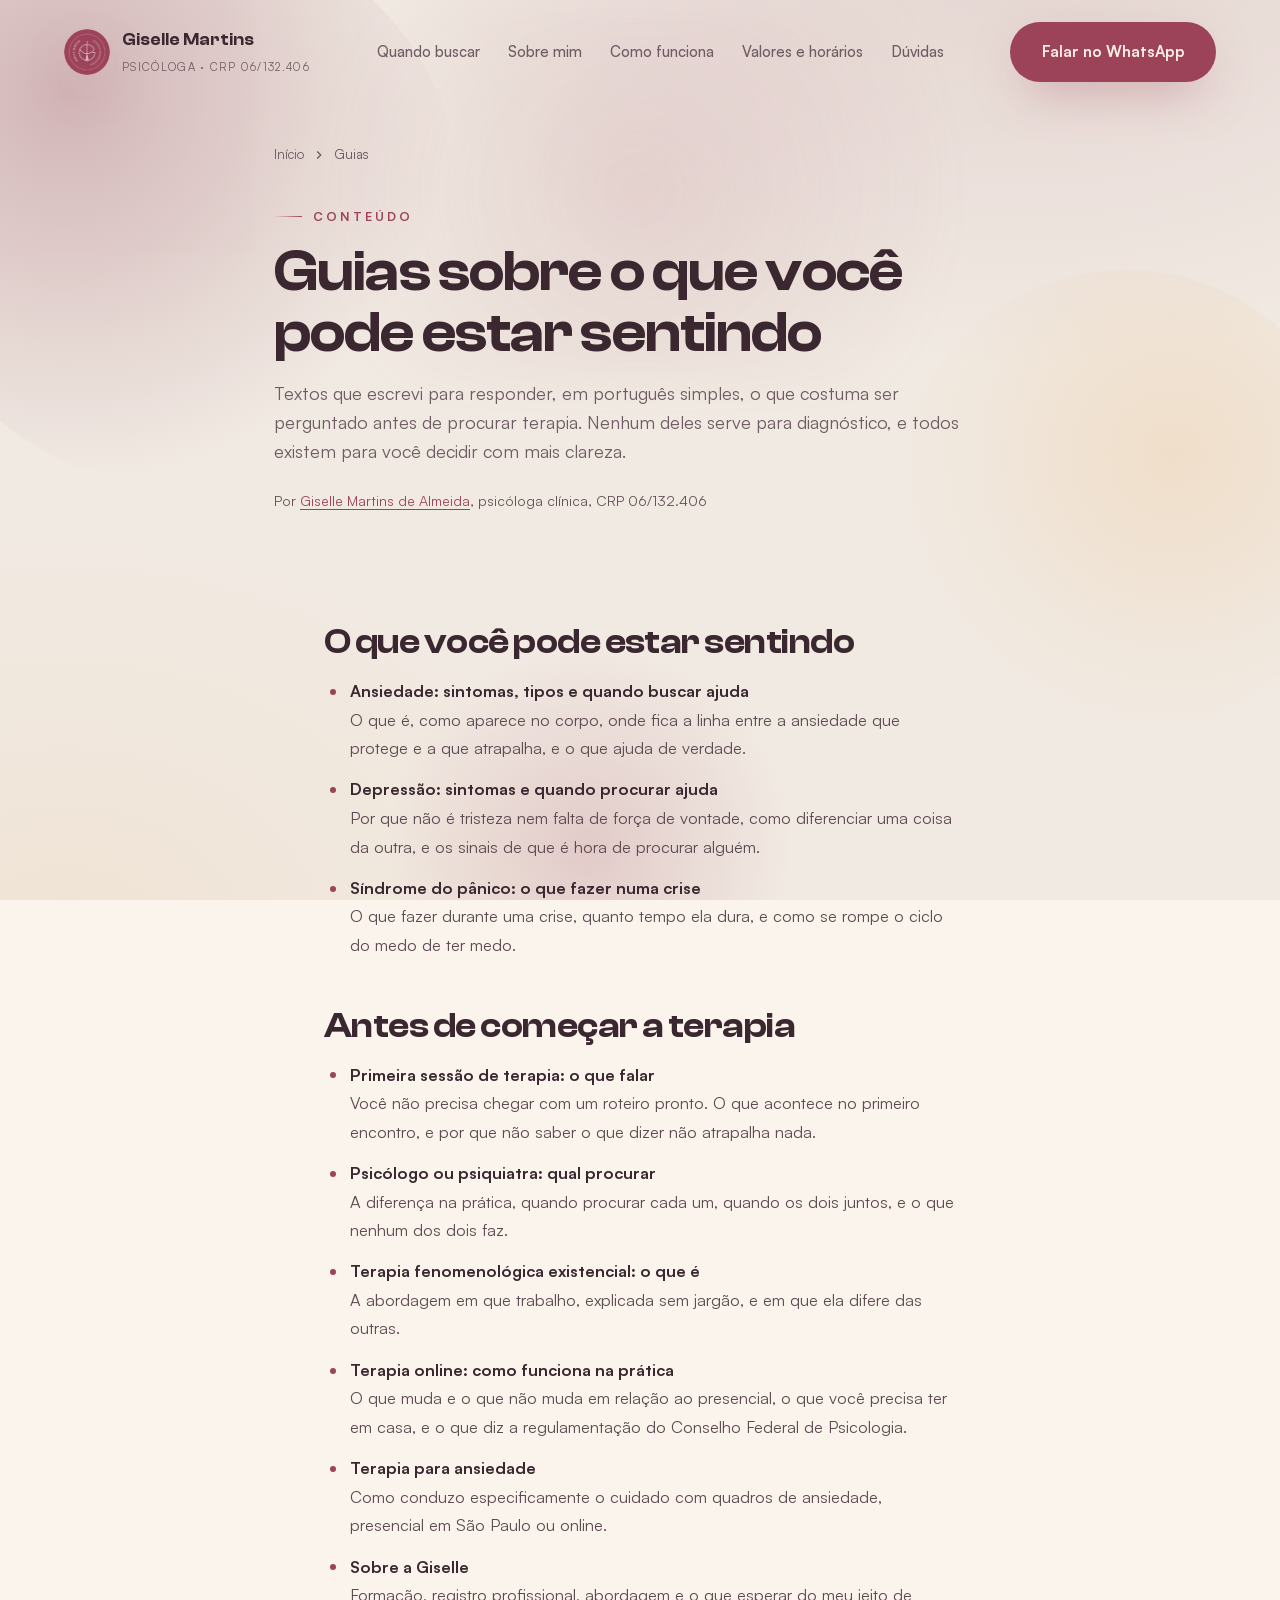
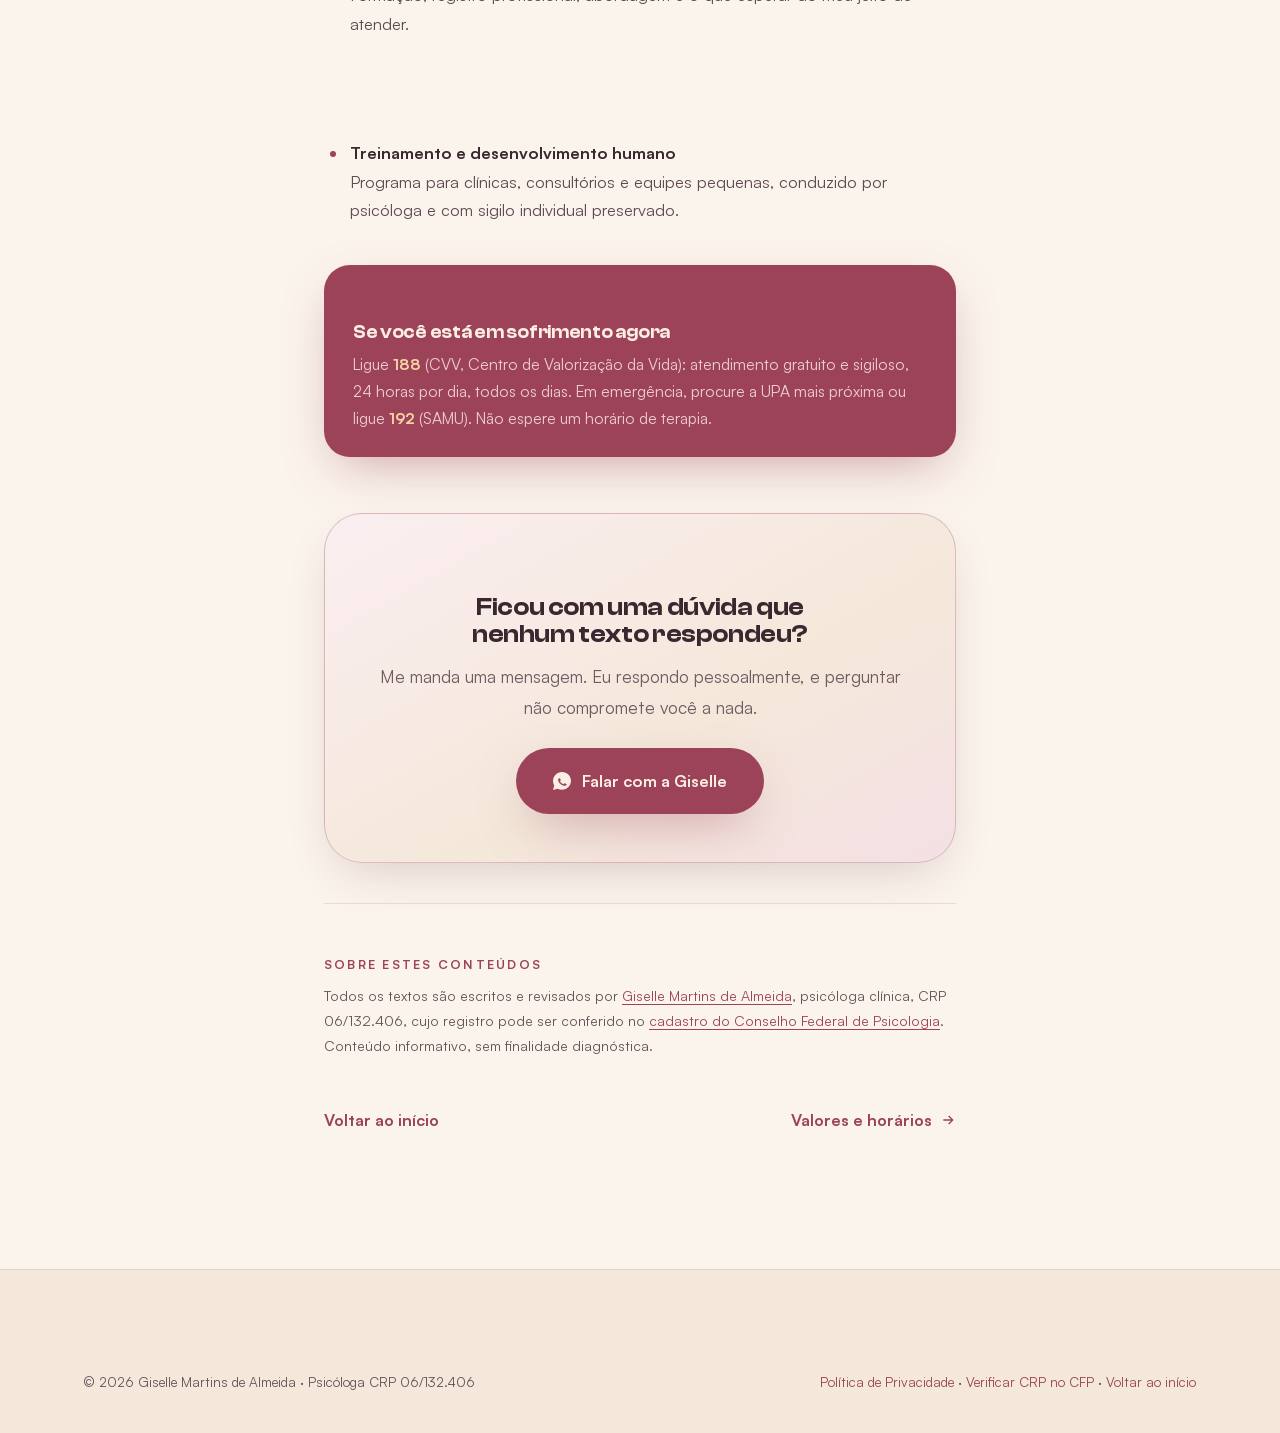
<file: artigos/index.html>
<!DOCTYPE html>
<html lang="pt-BR">
<head>
  <meta charset="UTF-8" />
  <meta name="viewport" content="width=device-width, initial-scale=1.0" />
  <!-- Google tag (gtag.js), carregada fora do caminho critico.
       O script sao 187 KB e ~163 ms de linha principal. Subir na ociosidade
       (ou no primeiro toque, o que vier antes) tira isso da primeira
       renderizacao sem perder o pageview: o GA4 registra quando ele sobe. -->
  <script>
    window.dataLayer = window.dataLayer || [];
    function gtag(){dataLayer.push(arguments);}
    gtag('js', new Date());
    gtag('config', 'G-RFCD1X5SDE');
    (function () {
      var subiu = false;
      function sobe() {
        if (subiu) return; subiu = true;
        var s = document.createElement('script');
        s.async = true;
        s.src = 'https://www.googletagmanager.com/gtag/js?id=G-RFCD1X5SDE';
        document.head.appendChild(s);
      }
      // quem interage primeiro nao pode ficar sem medicao
      ['pointerdown', 'keydown', 'scroll'].forEach(function (ev) {
        addEventListener(ev, sobe, { once: true, passive: true });
      });
      if ('requestIdleCallback' in window) requestIdleCallback(sobe, { timeout: 3500 });
      else setTimeout(sobe, 2500);
    })();
  </script>
  <title>Guias sobre saúde mental | Giselle Martins, Psicóloga</title>
  <meta name="description" content="Guias sobre ansiedade, depressão, pânico e como funciona a terapia, escritos pela psicóloga Giselle Martins, CRP 06/132.406." />
  <meta name="theme-color" content="#9c4359" />
  <link rel="icon" href="../favicon.ico" sizes="32x32" />
  <link rel="icon" href="../assets/img/favicon-512.png" type="image/png" sizes="512x512" />
  <link rel="apple-touch-icon" href="../apple-touch-icon.png" />
  <link rel="canonical" href="https://psicologagisellemartins.com.br/artigos/" />

  <meta property="og:title" content="Guias sobre saúde mental | Giselle Martins" />
  <meta property="og:description" content="Guias sobre ansiedade, depressão, pânico e como funciona a terapia, escritos por psicóloga clínica, CRP 06/132.406." />
  <meta property="og:type" content="website" />
  <meta property="og:locale" content="pt_BR" />
  <meta property="og:url" content="https://psicologagisellemartins.com.br/artigos/" />
  <meta property="og:image" content="https://psicologagisellemartins.com.br/assets/img/giselle-hero.jpg" />
  <meta name="twitter:card" content="summary_large_image" />
  <meta name="twitter:title" content="Guias sobre saúde mental | Giselle Martins" />
  <meta name="twitter:description" content="Guias sobre ansiedade, depressão, pânico e como funciona a terapia, escritos por psicóloga clínica, CRP 06/132.406." />
  <meta name="twitter:image" content="https://psicologagisellemartins.com.br/assets/img/giselle-hero.jpg" />

  <link rel="preload" href="../assets/fonts/clash-display-600.woff2" as="font" type="font/woff2" crossorigin />
  <link rel="preload" href="../assets/fonts/satoshi-400.woff2" as="font" type="font/woff2" crossorigin />
  <!-- css:inline: main.css,article.css --><style>
@font-face {
  font-family: 'Clash Display';
  src: url('/assets/fonts/clash-display-500.woff2') format('woff2');
  font-weight: 500; font-style: normal; font-display: swap;
}
@font-face {
  font-family: 'Clash Display';
  src: url('/assets/fonts/clash-display-600.woff2') format('woff2');
  font-weight: 600; font-style: normal; font-display: swap;
}
@font-face {
  font-family: 'Satoshi';
  src: url('/assets/fonts/satoshi-400.woff2') format('woff2');
  font-weight: 400; font-style: normal; font-display: swap;
}
@font-face {
  font-family: 'Satoshi';
  src: url('/assets/fonts/satoshi-500.woff2') format('woff2');
  font-weight: 500; font-style: normal; font-display: swap;
}
@font-face {
  font-family: 'Satoshi';
  src: url('/assets/fonts/satoshi-700.woff2') format('woff2');
  font-weight: 700; font-style: normal; font-display: swap;
}
:root {
  --wine: #9c4359;
  --wine-700: #883a4d;
  --wine-800: #6f2f40;
  --wine-900: #561f30;
  --wine-soft: #b65f74;
  --mauve: #bc8693;
  --mauve-200: #e3c8cf;
  --gold: #f7d2a3;
  --gold-deep: #e7b681;
  --cream: #fbf4ec;
  --cream-2: #f4e8da;
  --ivory: #fffdfa;
  --sand: #efe2d2;
  --ink: #3a2730;
  --ink-2: #5e4a52;
  --txt: #5e4a52;
  --txt-strong: #3a2730;
  --txt-soft: #6f5b63;
  --txt-faint: #655259;
  --on-wine: #fbeee4;
  --on-wine-soft: #ecccd2;
  --on-wine-faint: #cfa6af;
  --glass: rgba(255, 255, 255, 0.55);
  --glass-strong: rgba(255, 255, 255, 0.8);
  --card: var(--ivory);
  --line: rgba(156, 67, 89, 0.14);
  --line-strong: rgba(156, 67, 89, 0.3);
  --w-glass: rgba(255, 255, 255, 0.08);
  --w-glass-strong: rgba(255, 255, 255, 0.14);
  --w-line: rgba(255, 255, 255, 0.18);
  --w-line-strong: rgba(247, 210, 163, 0.45);
  --glass-border: var(--line);
  --glass-border-strong: var(--line-strong);
  --grad-wine: linear-gradient(135deg, #b65f74 0%, #9c4359 52%, #6f2f40 100%);
  --grad-gold: linear-gradient(135deg, #fbe0bd, #f7d2a3 50%, #e7b681 100%);
  --grad-text: linear-gradient(120deg, #fbe6cc 0%, #f7d2a3 50%, #e7b681 100%);
  --shadow-sm: 0 2px 12px rgba(86, 31, 48, 0.08);
  --shadow-md: 0 18px 50px -16px rgba(86, 31, 48, 0.22);
  --shadow-lg: 0 40px 90px -24px rgba(86, 31, 48, 0.32);
  --glow-wine: 0 18px 50px -16px rgba(156, 67, 89, 0.5);
  --maxw: 1240px;
  --pad: clamp(1.25rem, 5vw, 6rem);
  --radius: 26px;
  --radius-lg: 38px;
  --radius-sm: 14px;
  --sec-top: clamp(3.5rem, 7vw, 6.5rem);
  --sec-bottom: clamp(4.25rem, 8.5vw, 8rem);
  --bar-h: 5.25rem;
  --z-float: 700;
  --z-bar: 750;
  --z-menu: 790;
  --z-nav: 800;
  --ease: cubic-bezier(0.22, 1, 0.36, 1);
  --ease-out: cubic-bezier(0.3, 0, 0.2, 1);
  --t-hover: 160ms;
  --t-state: 240ms;
  --ease-soft: cubic-bezier(0.16, 1, 0.3, 1);
  --font-display: 'Clash Display', 'Satoshi', system-ui, sans-serif;
  --font-body: 'Satoshi', system-ui, -apple-system, sans-serif;
}
*, *::before, *::after { box-sizing: border-box; margin: 0; padding: 0; }
html { -webkit-text-size-adjust: 100%; }
:target, section[id], main[id] { scroll-margin-top: 88px; }
body {
  font-family: var(--font-body);
  background: var(--cream);
  color: var(--txt);
  line-height: 1.65;
  font-weight: 400;
  overflow-x: hidden;
  -webkit-font-smoothing: antialiased;
  text-rendering: optimizeLegibility;
  position: relative;
}
img { max-width: 100%; display: block; height: auto; }
a { color: inherit; text-decoration: none; }
ul { list-style: none; }
button { font-family: inherit; cursor: pointer; }
::selection { background: rgba(188, 134, 147, 0.4); color: var(--wine-900); }
.wrap { width: 100%; max-width: var(--maxw); margin-inline: auto; padding-inline: var(--pad); }
section { position: relative; }
.skip-link {
  position: absolute; left: 1rem; top: -100px; z-index: 1000;
  padding: .8rem 1.3rem; border-radius: 100px;
  background: var(--wine); color: var(--on-wine); font-weight: 600; font-size: .9rem;
  transition: top .25s var(--ease);
}
.skip-link:focus-visible { top: 1rem; }
h1, h2, h3, h4 {
  font-family: var(--font-display); font-weight: 600; line-height: 1.05;
  letter-spacing: -0.015em; color: var(--txt-strong);
  text-wrap: balance;
}
p { text-wrap: pretty; }
.eyebrow {
  font-family: var(--font-body); font-size: 0.78rem; font-weight: 600;
  letter-spacing: 0.24em; text-transform: uppercase; color: var(--wine);
  display: inline-flex; align-items: center; gap: 0.7rem;
}
.eyebrow::before { content: ''; width: 28px; height: 1px; background: linear-gradient(90deg, transparent, var(--wine)); }
.display-1 { font-size: clamp(2.6rem, 7.5vw, 5.6rem); font-weight: 600; letter-spacing: -0.035em; line-height: 1.02; }
.display-2 { font-size: clamp(2rem, 4.4vw, 3.4rem); letter-spacing: -0.025em; line-height: 1.08; }
.lead { font-size: clamp(1.02rem, 1.35vw, 1.2rem); color: var(--txt-soft); font-weight: 400; max-width: 58ch; line-height: 1.62; }
.grad-text { background: var(--grad-text); -webkit-background-clip: text; background-clip: text; -webkit-text-fill-color: transparent; color: transparent; }
.italic-serif { font-style: italic; }
.section-head { max-width: 700px; margin-bottom: clamp(2.2rem, 4.5vw, 3.4rem); }
.section-head h2 { margin: 1rem 0 .9rem; }
.section-head .lead { max-width: 54ch; }
.ambient {
  position: fixed; inset: 0; z-index: -2; overflow: hidden; pointer-events: none;
  transform: translateZ(0);
  contain: paint;
  background:
    radial-gradient(1100px 760px at 80% -10%, rgba(188, 134, 147, 0.22), transparent 60%),
    radial-gradient(900px 680px at 5% 105%, rgba(247, 210, 163, 0.2), transparent 60%),
    var(--cream);
}
.orb { position: absolute; border-radius: 50%; opacity: 0.5; will-change: transform; }
.orb--1 { width: 44vw; height: 44vw; left: -8vw; top: -6vw; background: radial-gradient(circle at 30% 30%, var(--mauve), transparent 70%); animation: drift1 24s var(--ease-soft) infinite alternate; }
.orb--2 { width: 36vw; height: 36vw; right: -6vw; top: 30vh; background: radial-gradient(circle at 60% 40%, var(--gold), transparent 70%); opacity: 0.35; animation: drift2 28s var(--ease-soft) infinite alternate; }
.orb--3 { width: 32vw; height: 32vw; left: 30vw; bottom: -12vw; background: radial-gradient(circle at 50% 50%, var(--wine-soft), transparent 70%); opacity: 0.22; animation: drift3 32s var(--ease-soft) infinite alternate; }
@keyframes drift1 { to { transform: translate3d(8vw, 6vh, 0) scale(1.12); } }
@keyframes drift2 { to { transform: translate3d(-7vw, -5vh, 0) scale(1.1); } }
@keyframes drift3 { to { transform: translate3d(5vw, -8vh, 0) scale(1.18); } }
.grain {
  position: fixed; inset: 0; z-index: -1; pointer-events: none; opacity: 0.04;
  transform: translateZ(0);
  background-image: url("data:image/svg+xml,%3Csvg viewBox='0 0 200 200' xmlns='http://www.w3.org/2000/svg'%3E%3Cfilter id='n'%3E%3CfeTurbulence type='fractalNoise' baseFrequency='0.85' numOctaves='3' stitchTiles='stitch'/%3E%3C/filter%3E%3Crect width='100%25' height='100%25' filter='url(/assets/css/%23n)'/%3E%3C/svg%3E");
}
.nav {
  position: fixed; top: 0; left: 0; right: 0; z-index: 800;
  transform: translateZ(0);
  display: flex; align-items: center; justify-content: space-between;
  padding: 1.4rem var(--pad);
  transition: padding var(--t-state) var(--ease-out), background var(--t-state), border-color var(--t-state), box-shadow var(--t-state);
  border-bottom: 1px solid transparent;
}
.nav.scrolled {
  padding-block: 0.8rem;
  background: rgba(251, 244, 236, 0.96);
  border-bottom: 1px solid var(--line); box-shadow: var(--shadow-sm);
}
.brand { display: flex; align-items: center; gap: 0.75rem; }
.brand__logo { width: 46px; height: 46px; border-radius: 50%; object-fit: cover; box-shadow: var(--glow-wine); }
.brand__name { font-family: var(--font-display); font-weight: 600; font-size: 1.05rem; line-height: 1.05; color: var(--txt-strong); transition: color var(--t-state); }
.brand__crp { font-size: 0.64rem; letter-spacing: 0.18em; color: var(--txt-soft); text-transform: uppercase; transition: color var(--t-state); }
.nav__links { display: flex; align-items: center; gap: 0.35rem; }
.nav__link { position: relative; padding: 0.6rem 1rem; font-size: 0.92rem; font-weight: 500; color: var(--txt-soft); transition: color .35s; }
.nav__link::after { content: ''; position: absolute; left: 1rem; right: 1rem; bottom: 0.35rem; height: 1px; background: var(--wine); transform: scaleX(0); transform-origin: left; transition: transform var(--t-state) var(--ease-out); }
.nav__link:hover { color: var(--wine); }
.nav__link:hover::after { transform: scaleX(1); }
.nav__cta { display: inline-flex; }
.nav__burger { display: none; flex-direction: column; gap: 5px; background: none; border: 0; padding: 8px; }
.nav__burger span { width: 24px; height: 2px; background: var(--wine); border-radius: 2px; transition: var(--t-state) var(--ease-out); }
.mobile-menu {
  position: fixed; inset: 0; z-index: 790;
  background: rgba(111, 47, 64, 0.985);
  display: flex; flex-direction: column; justify-content: center; align-items: center; gap: 0.5rem;
  opacity: 0; visibility: hidden; transition: opacity var(--t-state) var(--ease-out), visibility var(--t-state);
}
.mobile-menu.open { opacity: 1; visibility: visible; }
.mobile-menu a { font-family: var(--font-display); font-size: clamp(1.6rem, 6.2vw, 2.2rem); color: var(--on-wine); padding: 0.35rem; transition: color .3s; }
.mobile-menu a:hover { color: var(--gold); }
.mobile-menu__cta {
  margin-top: 1.2rem; padding: .85rem 1.8rem !important; border-radius: 100px;
  background: var(--gold); color: var(--wine-900) !important;
  font-size: 1.15rem !important; font-weight: 600;
}
body.menu-open { overflow: hidden; }
.btn {
  position: relative; display: inline-flex; align-items: center; gap: 0.65rem;
  padding: 1rem 1.9rem; border-radius: 100px; font-weight: 600; font-size: 0.96rem;
  border: 1px solid transparent; overflow: hidden; isolation: isolate;
  transition: transform var(--t-hover) var(--ease-out), box-shadow var(--t-hover) var(--ease-out), color var(--t-hover) var(--ease-out), background var(--t-hover) var(--ease-out), border-color var(--t-hover) var(--ease-out);
}
.btn svg { width: 18px; height: 18px; }
.btn--primary { background: var(--wine); color: var(--on-wine); box-shadow: var(--glow-wine); }
.btn--primary::before { content: ''; position: absolute; inset: 0; z-index: -1; background: var(--grad-wine); opacity: 0; transition: opacity var(--t-hover) var(--ease-out); }
.btn--primary:hover { transform: translateY(-3px); box-shadow: 0 22px 50px -14px rgba(156,67,89,0.65); }
.btn--primary:hover::before { opacity: 1; }
.btn:active { transform: translateY(0) scale(.985); transition-duration: .08s; }
.btn--ghost { background: transparent; color: var(--wine); border-color: var(--line-strong); }
.btn--ghost:hover { border-color: var(--wine); background: rgba(156,67,89,0.06); transform: translateY(-3px); }
.btn--lg { padding: 1.15rem 2.3rem; font-size: 1.02rem; }
.link-arrow { display: inline-flex; align-items: center; gap: 0.5rem; color: var(--wine); font-weight: 600; }
.link-arrow svg { width: 16px; transition: transform .35s var(--ease); }
.link-arrow:hover svg { transform: translateX(5px); }
.hero {
  min-height: 100svh; display: flex; align-items: center;
  padding-top: 6.5rem; padding-bottom: 2.5rem; overflow: hidden;
  background: linear-gradient(180deg, #fdf8f2 0%, var(--cream) 55%, #f6ebdf 100%);
  color: var(--ink);
}
.hero::before {
  content: ''; position: absolute; right: -8%; top: 50%; translate: 0 -50%;
  width: 60vw; height: 60vw; max-width: 760px; max-height: 760px; z-index: 0; opacity: 0.05;
  background: url('/assets/img/gm-simbolo-wine.png') center/contain no-repeat;
}
.hero::after {
  content: ''; position: absolute; inset: 0; z-index: 0; pointer-events: none;
  background: radial-gradient(900px 520px at 72% -5%, rgba(188,134,147,0.22), transparent 60%);
}
.hero h1, .hero h2 { color: var(--ink); }
.hero .grad-text { display: inline-block; padding-right: 0.14em; margin-right: -0.06em; background: linear-gradient(120deg, var(--wine), var(--mauve)); -webkit-background-clip: text; background-clip: text; -webkit-text-fill-color: transparent; color: transparent; }
.hero .lead { color: var(--txt-soft); }
.hero__grid { position: relative; z-index: 2; display: grid; grid-template-columns: 1.1fr 0.9fr; gap: clamp(2rem, 4.5vw, 4.5rem); align-items: center; width: 100%; }
.hero__content { position: relative; z-index: 2; }
.hero h1 { margin: 0.7rem 0 0.9rem; font-size: clamp(2.05rem, 3.9vw, 3.35rem); letter-spacing: -0.03em; line-height: 1.04; }
.hero .lead { font-size: clamp(1rem, 1.2vw, 1.1rem); max-width: 50ch; }
.hero .lead b { display: block; margin-top: .7rem; color: var(--txt-strong); font-weight: 500; }
.hero h1 .line { display: block; overflow: hidden; padding-bottom: 0.08em; }
.hero h1 .line > span { display: block; transform: translateY(110%); animation: heroLine 1.1s var(--ease) forwards; }
.hero h1 .line:nth-child(2) > span { animation-delay: .12s; }
.hero h1 .line:nth-child(3) > span { animation-delay: .24s; }
@keyframes heroLine { to { transform: translateY(0); } }
.hero__intro { opacity: 0; animation: fadeUp 1s var(--ease) .5s forwards; }
.hero__actions { display: flex; flex-wrap: wrap; gap: .8rem; margin-top: 1.2rem; opacity: 0; animation: fadeUp 1s var(--ease) .65s forwards; }
.hero__micro { margin-top: .75rem; font-size: .82rem; line-height: 1.55; color: var(--txt-soft); opacity: 0; animation: fadeUp 1s var(--ease) .8s forwards; }
.hero__id { display: none; align-items: center; gap: .8rem; opacity: 0; animation: fadeUp 1s var(--ease) .35s forwards; }
.hero__id img { width: 58px; height: 58px; border-radius: 50%; object-fit: cover; object-position: center 18%; border: 2px solid var(--ivory); box-shadow: var(--shadow-md); flex-shrink: 0; }
.hero__id b { display: block; font-family: var(--font-display); font-size: 1.05rem; font-weight: 600; color: var(--txt-strong); line-height: 1.2; }
.hero__id span { font-size: .78rem; letter-spacing: .1em; text-transform: uppercase; color: var(--wine); }
@keyframes fadeUp { from { opacity: 0; transform: translateY(24px); } to { opacity: 1; transform: none; } }
.hero__portrait { position: relative; z-index: 1; opacity: 0; animation: fadeUp 1.2s var(--ease) .4s forwards; }
.portrait-card {
  position: relative; border-radius: var(--radius-lg); overflow: hidden;
  border: 1px solid var(--line-strong); box-shadow: var(--shadow-lg);
  background: var(--ivory); animation: floaty 7s var(--ease-soft) infinite alternate;
}
.portrait-card img { width: 100%; aspect-ratio: 4/5; object-fit: cover; object-position: center 18%; }
.portrait-card::after { content: ''; position: absolute; inset: 0; background: linear-gradient(180deg, rgba(86,31,48,0.05) 0%, transparent 32%, transparent 56%, rgba(86,31,48,0.62)); }
.portrait-badge {
  position: absolute; right: 1rem; bottom: 1rem; z-index: 4;
  display: flex; align-items: center; gap: 0.6rem; padding: 0.65rem 0.95rem; border-radius: 100px;
  background: rgba(255,255,255,0.94); border: 1px solid rgba(255,255,255,0.6); max-width: calc(100% - 2rem); box-shadow: var(--shadow-sm);
}
.portrait-badge i { width: 9px; height: 9px; border-radius: 50%; background: #3fae6b; box-shadow: 0 0 12px #6fd49a; flex-shrink: 0; animation: pulse 2s infinite; }
.portrait-badge span { font-size: 0.78rem; color: var(--wine-900); font-weight: 500; line-height: 1.25; }
@keyframes pulse { 0%,100%{opacity:1;} 50%{opacity:.35;} }
@keyframes floaty { to { transform: translateY(-12px); } }
.hero__chip {
  position: absolute; z-index: 4; padding: 0.6rem 0.95rem; border-radius: 14px;
  background: rgba(255,255,255,0.93);
  border: 1px solid var(--line-strong); font-size: 0.8rem; color: var(--ink); box-shadow: var(--shadow-md); white-space: nowrap;
}
.hero__chip--2 { top: 1rem; right: 1rem; left: auto; bottom: auto; animation: floaty 6s var(--ease-soft) .6s infinite alternate-reverse; }
.hero__chip b { color: var(--wine); }
.scroll-hint { position: absolute; left: 50%; bottom: 2rem; translate: -50% 0; z-index: 3; display: flex; flex-direction: column; align-items: center; gap: 0.6rem; font-size: 0.68rem; letter-spacing: 0.3em; text-transform: uppercase; color: var(--txt-faint); opacity: 0; animation: fadeUp 1s 1.1s forwards; }
.scroll-hint i { width: 1px; height: 46px; background: linear-gradient(var(--wine), transparent); position: relative; overflow: hidden; }
.scroll-hint i::after { content:''; position:absolute; top:-50%; left:0; width:100%; height:50%; background:var(--wine); animation: scrollDot 1.8s var(--ease) infinite; }
@keyframes scrollDot { to { top: 100%; } }
.reveal { opacity: 0; transform: translateY(40px); transition: opacity 1s var(--ease), transform 1s var(--ease); }
.reveal.in { opacity: 1; transform: none; }
.reveal[data-delay="1"] { transition-delay: .1s; }
.reveal[data-delay="2"] { transition-delay: .2s; }
.reveal[data-delay="3"] { transition-delay: .3s; }
.reveal[data-delay="4"] { transition-delay: .4s; }
.section-pad { padding-block: var(--sec-top) var(--sec-bottom); }
.section--tint {
  background: linear-gradient(180deg, transparent, rgba(239,226,210,.55) 12%, rgba(239,226,210,.55) 88%, transparent);
}
.about__grid { display: grid; grid-template-columns: 0.9fr 1.1fr; gap: clamp(2.5rem, 6vw, 5.5rem); align-items: center; }
.about__media { position: relative; }
.about__photo { border-radius: var(--radius-lg); overflow: hidden; border: 1px solid var(--line); box-shadow: var(--shadow-lg); }
.about__photo img { width: 100%; aspect-ratio: 4/5; object-fit: cover; transition: transform 1.2s var(--ease); }
.about__media:hover .about__photo img { transform: scale(1.05); }
.about__quote {
  position: absolute; right: -1.5rem; bottom: -1.5rem; max-width: 280px; padding: 1.4rem 1.6rem; border-radius: 22px;
  background: var(--wine); color: var(--on-wine); box-shadow: var(--glow-wine);
}
.about__quote p { font-family: var(--font-display); font-style: italic; font-size: 1rem; color: var(--on-wine); line-height: 1.4; }
.about__quote cite { display: block; margin-top: 0.7rem; font-size: 0.78rem; color: var(--gold); font-style: normal; }
.about__text p { color: var(--txt); margin-bottom: 1.2rem; }
.about__text p strong { color: var(--txt-strong); font-weight: 600; }
.credentials { display: grid; gap: 0.2rem; margin: 2rem 0; }
.credential { display: flex; gap: 0.9rem; align-items: flex-start; padding: 0.9rem 0; border-top: 1px solid var(--line); }
.credential svg { width: 22px; height: 22px; color: var(--wine); flex-shrink: 0; margin-top: 2px; }
.credential b { color: var(--txt-strong); font-weight: 600; display: block; }
.credential span { font-size: 0.88rem; color: var(--txt-faint); }
.space-text .lead { margin-bottom: 1.6rem; }
.space-gallery { display: grid; grid-template-columns: 1fr 1fr; grid-template-rows: auto auto; gap: 1rem; width: 100%; max-width: 500px; margin-inline: auto; }
.space-gallery figure { border-radius: var(--radius); overflow: hidden; border: 1px solid var(--line); box-shadow: var(--shadow-md); }
.space-gallery figure img { width: 100%; height: 100%; object-fit: cover; transition: transform 1s var(--ease); }
.space-gallery figure:hover img { transform: scale(1.06); }
.space-gallery .g-main { grid-column: 1 / -1; aspect-ratio: 16/10; }
.space-gallery .g-a, .space-gallery .g-b { aspect-ratio: 1/1; }
.cta {
  position: relative; border-radius: var(--radius-lg); overflow: hidden;
  padding: clamp(3.2rem, 7vw, 5.8rem) clamp(1.5rem, 6vw, 5rem); text-align: center;
  background: var(--grad-wine);
  box-shadow: 0 40px 90px -30px rgba(86, 31, 48, 0.55);
}
.cta::before { content: ''; position: absolute; right: -6%; top: -40%; width: 55%; height: 180%; z-index: 0; opacity: 0.09; background: url('/assets/img/gm-simbolo-branco.webp') center/contain no-repeat; }
.cta::after { content: ''; position: absolute; inset: 0; z-index: 0; pointer-events: none; background: radial-gradient(760px circle at 50% -25%, rgba(247,210,163,0.22), transparent 62%); }
.cta > * { position: relative; z-index: 1; }
.cta h2 { margin-bottom: 1.2rem; color: var(--on-wine); }
.cta .eyebrow { justify-content: center; color: var(--gold); }
.cta .eyebrow::before { background: linear-gradient(90deg, transparent, var(--gold)); }
.cta .lead { margin: 0 auto; color: var(--on-wine-soft); }
.cta__actions { display: flex; gap: .9rem; justify-content: center; flex-wrap: wrap; }
.cta .hero__micro { color: var(--on-wine-faint); animation: none; opacity: 1; }
.cta .btn--primary { background: var(--grad-gold); color: var(--wine-900); box-shadow: 0 18px 44px -14px rgba(0,0,0,.45); }
.cta .btn--primary::before { display: none; }
.cta .btn--primary:hover { box-shadow: 0 24px 54px -14px rgba(0,0,0,.55); }
.cta .btn--ghost { background: rgba(255,255,255,0.08); color: var(--on-wine); border-color: var(--w-line); }
.cta .btn--ghost:hover { background: rgba(255,255,255,0.16); border-color: var(--w-line-strong); }
.footer { background: var(--cream-2); color: var(--txt-soft); border-top: 1px solid var(--line); padding-top: clamp(3rem, 6vw, 4.5rem); padding-bottom: 2.5rem; }
.footer__grid { display: grid; grid-template-columns: 1.6fr 1fr 1.1fr; gap: 2rem clamp(2rem, 5vw, 4rem); margin-bottom: 2.5rem; }
.footer .brand__name { color: var(--txt-strong); }
.footer .brand__crp { color: var(--txt-faint); }
.footer__brand p { color: var(--txt-soft); max-width: 34ch; margin-top: 1rem; font-size: 0.92rem; }
.footer h4, .footer__col h2 { font-size: 0.8rem; letter-spacing: 0.2em; text-transform: uppercase; color: var(--wine); margin-bottom: 1.1rem; font-family: var(--font-body); font-weight: 600; line-height: 1.4; }
.footer__col a, .footer__col p { display: block; color: var(--txt-soft); padding: 0.35rem 0; font-size: 0.95rem; transition: color .3s; }
.footer__col a:hover { color: var(--wine); }
.socials { display: flex; gap: 0.7rem; margin-top: 1.4rem; }
.socials a { width: 42px; height: 42px; border-radius: 12px; display: grid; place-items: center; background: var(--ivory); border: 1px solid var(--line); color: var(--wine); transition: var(--t-hover) var(--ease-out); }
.socials a:hover { background: var(--wine); border-color: var(--wine); color: var(--ivory); transform: translateY(-3px); }
.socials svg { width: 18px; height: 18px; }
.footer__bottom { display: flex; justify-content: space-between; align-items: center; gap: 1rem; flex-wrap: wrap; padding-top: 1.8rem; border-top: 1px solid var(--line); }
.footer__bottom p { font-size: 0.84rem; color: var(--txt-faint); }
.footer__bottom a { color: var(--wine); }
.wa-float { position: fixed; right: 1.5rem; bottom: calc(1.5rem + env(safe-area-inset-bottom)); z-index: 700; width: 60px; height: 60px; border-radius: 50%; display: grid; place-items: center; background: #25D366; box-shadow: 0 12px 30px -8px rgba(37,211,102,0.6); transition: transform var(--t-hover) var(--ease-out); }
.wa-float::before { content:''; position:absolute; inset:0; border-radius:50%; border:2px solid #25D366; animation: pulseRing 2.4s infinite; }
.wa-float:hover { transform: scale(1.08); }
.wa-float svg { width: 32px; height: 32px; fill: #fff; }
@keyframes pulseRing { 0%{transform:scale(1);opacity:.7;} 100%{transform:scale(1.7);opacity:0;} }
.mobile-cta {
  position: fixed; left: 0; right: 0; bottom: 0; z-index: 750; display: none;
  padding: .65rem 1rem calc(.65rem + env(safe-area-inset-bottom));
  background: rgba(251, 244, 236, 0.97);
  border-top: 1px solid var(--line); box-shadow: 0 -8px 30px -18px rgba(86, 31, 48, 0.4);
}
.mobile-cta .btn { width: 100%; justify-content: center; min-height: 52px; }
@media (prefers-reduced-motion: reduce) {
  *, *::before, *::after { animation-duration: .001ms !important; animation-iteration-count: 1 !important; transition-duration: .001ms !important; scroll-behavior: auto !important; }
  .orb { animation: none; }
}
:focus-visible { outline: 2px solid var(--wine); outline-offset: 3px; border-radius: 4px; }
.mobile-cta a:focus-visible { outline-offset: -3px; }
.hero__assur { display: flex; flex-wrap: wrap; gap: 0.5rem; margin: 0.8rem 0; opacity: 0; animation: fadeUp 1s var(--ease) .75s forwards; }
.hero__assur span { display: inline-flex; align-items: center; gap: 0.4rem; padding: 0.4rem 0.82rem; border-radius: 100px; background: rgba(255,255,255,0.6); border: 1px solid var(--line); font-size: 0.8rem; color: var(--ink); }
.hero__assur svg { width: 15px; height: 15px; color: var(--wine); flex-shrink: 0; }
.inline-cta {
  display: flex; align-items: center; justify-content: space-between; gap: 1.5rem; flex-wrap: wrap;
  margin-top: clamp(2rem, 4vw, 3rem); padding: 1.5rem 1.8rem; border-radius: var(--radius);
  background: var(--ivory); border: 1px solid var(--line-strong); box-shadow: var(--shadow-sm);
}
.inline-cta p { margin: 0; max-width: 48ch; color: var(--txt-strong); font-weight: 500; font-size: 1.02rem; }
.inline-cta .btn { flex-shrink: 0; }
.inline-cta svg { width: 18px; height: 18px; }
.practical { gap: 0.2rem clamp(1.5rem, 4vw, 3.5rem); }
.proof-bar { border-block: 1px solid var(--line); background: rgba(255,255,255,.45); }
.proof-bar .wrap { display: grid; grid-template-columns: repeat(4, minmax(0, 1fr)); gap: 1rem clamp(1.5rem, 4vw, 3.5rem); padding-block: clamp(1.5rem, 3vw, 2.2rem); }
.proof {
  display: grid; grid-template-columns: 22px 1fr; gap: 0 .8rem; align-items: center;
  font-size: .88rem; color: var(--txt-soft); line-height: 1.4;
}
.proof svg { width: 22px; height: 22px; color: var(--wine); }
.proof b { display: block; color: var(--txt-strong); font-weight: 600; font-size: .93rem; }
.proof a { color: var(--wine); text-decoration: underline; text-underline-offset: 3px; }
.needs { display: grid; grid-template-columns: repeat(2, minmax(0, 1fr)); gap: .2rem clamp(2rem, 5vw, 4rem); }
.need {
  display: grid; grid-template-columns: 42px 1fr; gap: 0 1rem; align-items: start;
  padding: 1.3rem 0; border-top: 1px solid var(--line);
  transition: border-color var(--t-state) var(--ease-out);
}
.need:hover { border-color: var(--line-strong); }
.need__icon {
  grid-row: span 2; width: 42px; height: 42px; border-radius: 12px;
  display: grid; place-items: center; color: var(--wine);
  background: linear-gradient(140deg, rgba(156,67,89,0.09), rgba(247,210,163,0.2));
  transition: background var(--t-state) var(--ease-out), color var(--t-state) var(--ease-out);
}
.need:hover .need__icon { background: var(--wine); color: var(--gold); }
.need__icon svg { width: 21px; height: 21px; }
.need h3 { font-size: 1.02rem; margin: .1rem 0 .3rem; color: var(--ink); letter-spacing: -.01em; }
.need p { font-size: 0.9rem; color: var(--txt-soft); line-height: 1.55; }
.needs-note { margin-top: 2.2rem; display: flex; flex-wrap: wrap; align-items: center; gap: 0.6rem 1.2rem; color: var(--txt-soft); font-size: .94rem; }
.needs-note .reads { display: inline-flex; flex-wrap: wrap; gap: 0.4rem 1rem; }
.needs-note .reads a { color: var(--wine); font-weight: 500; }
.needs-note .reads a:hover { text-decoration: underline; }
.steps { display: grid; gap: 0; }
.step { position: relative; padding: 0 0 1.7rem 3.3rem; }
.step::before {
  content: ''; position: absolute; left: 19px; top: 40px; bottom: 0; width: 1px;
  background: var(--line-strong);
}
.step:last-child::before { background: linear-gradient(180deg, var(--line-strong), transparent); }
.step:last-child { padding-bottom: 0; }
.step__n {
  position: absolute; left: 0; top: 0; margin: 0;
  font-family: var(--font-display); font-size: .95rem; font-weight: 600; color: var(--on-wine);
  display: grid; place-items: center; width: 40px; height: 40px; border-radius: 50%;
  background: var(--wine); border: 4px solid var(--cream); box-shadow: var(--glow-wine);
}
.step h3 { font-size: 1.08rem; margin-bottom: 0.4rem; color: var(--ink); letter-spacing: -.01em; }
.step p { font-size: 0.94rem; color: var(--txt-soft); }
@media (min-width: 860px) {
  .steps--row { grid-template-columns: repeat(4, 1fr); gap: clamp(1.2rem, 2.5vw, 2rem); }
  .steps--row .step { padding: 3.4rem 0 0; }
  .steps--row .step::before {
    left: 0; right: calc(-1 * clamp(1.2rem, 2.5vw, 2rem)); top: 20px;
    bottom: auto; width: auto; height: 1px;
    background: var(--line-strong);
  }
  .steps--row .step:last-child::before { right: 0; background: linear-gradient(90deg, var(--line-strong), transparent); }
  .steps--row .step p { max-width: 34ch; }
}
.process-grid { display: grid; grid-template-columns: 1.05fr 0.95fr; gap: clamp(2rem, 5vw, 4rem); align-items: center; margin-top: clamp(2.5rem, 5vw, 4rem); }
.trust { display: grid; grid-template-columns: repeat(2, minmax(0, 1fr)); gap: 0.2rem clamp(1.5rem, 4vw, 3.5rem); }
.trust__item { display: grid; grid-template-columns: 24px 1fr; gap: 0 .85rem; align-items: start; padding: 1.05rem 0; border-top: 1px solid var(--line); }
.trust__item svg { grid-row: span 2; width: 22px; height: 22px; color: var(--wine); margin-top: 3px; }
.trust__item b { color: var(--txt-strong); font-weight: 600; display: block; margin-bottom: .12rem; }
.trust__item span { font-size: 0.89rem; color: var(--txt-soft); line-height: 1.55; }
.trust__item--key { border-top-color: var(--line-strong); }
.trust__item--key b { color: var(--wine); }
.faq { display: grid; gap: 0.9rem; max-width: 840px; margin-inline: auto; }
.faq details { background: var(--card); border: 1px solid var(--line); border-radius: 18px; padding: 0 1.5rem; box-shadow: var(--shadow-sm); transition: border-color var(--t-state) var(--ease-out), box-shadow var(--t-state) var(--ease-out); }
.faq details[open] { border-color: var(--line-strong); box-shadow: var(--shadow-md); }
.faq summary { list-style: none; cursor: pointer; padding: 1.25rem 0; font-family: var(--font-display); font-weight: 500; font-size: 1.08rem; color: var(--ink); display: flex; justify-content: space-between; gap: 1.2rem; align-items: center; }
.faq summary::-webkit-details-marker { display: none; }
.faq summary::after { content: '+'; font-family: var(--font-body); font-size: 1.6rem; line-height: 1; color: var(--wine); transition: transform var(--t-state) var(--ease-out); }
.faq details[open] summary::after { transform: rotate(45deg); }
.faq__a { padding: 0 0 1.4rem; color: var(--txt-soft); font-size: 0.98rem; line-height: 1.75; max-width: 64ch; }
@media (hover: none) { .faq summary { cursor: pointer; } }
@media (max-width: 1024px) {
  .process-grid { grid-template-columns: 1fr; }
  .trust { grid-template-columns: 1fr; }
}
.section-head--center { text-align: center; margin-inline: auto; }
.section-head--center .eyebrow { justify-content: center; }
.section-head--center .lead { margin-inline: auto; }
.h-md { font-family: var(--font-display); font-size: clamp(1.6rem, 2.8vw, 2.1rem); letter-spacing: -.02em; line-height: 1.12; margin-bottom: .9rem; color: var(--txt-strong); }
.link-inline { color: var(--wine); text-decoration: underline; text-underline-offset: 3px; text-decoration-thickness: 1px; }
.link-inline:hover { text-decoration-thickness: 2px; }
.space-text__note { margin-top: 1.4rem; padding-top: 1.1rem; border-top: 1px solid var(--line); font-size: .86rem; color: var(--txt-faint); letter-spacing: .02em; }
.fibers {
  position: absolute; inset: 0; z-index: 0; width: 100%; height: 100%;
  pointer-events: none; opacity: 0;
  transition: opacity 1.2s var(--ease);
  mask-image: radial-gradient(120% 100% at 70% 40%, #000 25%, transparent 78%);
}
.fibers.on { opacity: .34; }
@media (prefers-reduced-motion: reduce) { .fibers { display: none; } }
.glow-card {
  --edge-proximity: 0;
  --cursor-angle: 45deg;
  --edge-sens: 28;
  position: relative; isolation: isolate;
  transform: translate3d(0, 0, .01px);
}
.glow-card::after {
  content: ''; position: absolute; inset: -1px; border-radius: inherit;
  pointer-events: none; z-index: 2;
  border: 1px solid transparent;
  background:
    conic-gradient(from 210deg, var(--wine), var(--gold-deep) 30%, var(--mauve) 55%, var(--wine) 80%, var(--wine))
    border-box;
  -webkit-mask:
    linear-gradient(#000 0 0) padding-box exclude,
    linear-gradient(#000 0 0) border-box;
  mask:
    linear-gradient(#000 0 0) padding-box,
    linear-gradient(#000 0 0) border-box;
  mask-composite: exclude;
  -webkit-mask-composite: xor;
  opacity: calc((var(--edge-proximity) - var(--edge-sens)) / (100 - var(--edge-sens)));
  transition: opacity .3s ease-out;
}
.glow-card::before {
  content: ''; position: absolute; inset: -14px; border-radius: inherit;
  pointer-events: none; z-index: -1;
  box-shadow: 0 0 24px 2px rgba(156, 67, 89, .28), 0 0 60px 6px rgba(231, 182, 129, .18);
  -webkit-mask-image: conic-gradient(from var(--cursor-angle) at center, #000 3%, transparent 12%, transparent 88%, #000 97%);
  mask-image: conic-gradient(from var(--cursor-angle) at center, #000 3%, transparent 12%, transparent 88%, #000 97%);
  opacity: calc((var(--edge-proximity) - var(--edge-sens)) / (100 - var(--edge-sens)));
  transition: opacity .35s ease-out;
}
@media (hover: none) { .glow-card::before, .glow-card::after { display: none; } }
.dock {
  position: fixed; left: 50%; bottom: 1.25rem; translate: -50% 0; z-index: var(--z-bar);
  display: none; align-items: flex-end; gap: .45rem;
  padding: .5rem .6rem; border-radius: 20px;
  background: rgba(251, 244, 236, .92);
  border: 1px solid var(--line-strong); box-shadow: var(--shadow-md);
  opacity: 0; transform: translateY(14px); pointer-events: none;
  transition: opacity var(--t-state) var(--ease-out), transform var(--t-state) var(--ease-out);
}
.dock.on { opacity: 1; transform: none; pointer-events: auto; }
@media (min-width: 900px) and (hover: hover) { .dock { display: flex; } }
.dock__item {
  --s: 44px;
  position: relative; flex: 0 0 auto;
  width: var(--s); height: var(--s); border-radius: 13px;
  display: grid; place-items: center;
  background: var(--ivory); border: 1px solid var(--line); color: var(--wine);
  transition: background .3s, color .3s, border-color .3s;
}
.dock__item svg { width: 45%; height: 45%; }
.dock__item:hover { background: var(--wine); border-color: var(--wine); color: var(--gold); }
.dock__item--cta { background: var(--wine); border-color: var(--wine); color: var(--on-wine); box-shadow: var(--glow-wine); }
.dock__item--cta:hover { background: var(--wine-800); color: var(--gold); }
.dock__item[aria-current="true"] { border-color: var(--wine); box-shadow: inset 0 0 0 1px var(--wine); }
.dock__label {
  position: absolute; bottom: calc(100% + 10px); left: 50%; translate: -50% 4px;
  padding: .3rem .65rem; border-radius: 8px; white-space: nowrap;
  background: var(--wine-900); color: var(--on-wine); font-size: .76rem; font-weight: 500;
  opacity: 0; pointer-events: none; transition: opacity .2s, translate .2s var(--ease);
}
.dock__item:hover .dock__label, .dock__item:focus-visible .dock__label { opacity: 1; translate: -50% 0; }
@media (prefers-reduced-motion: reduce) { .dock__item { --s: 44px !important; } }
@media (min-width: 900px) and (hover: hover) { .wa-float { display: none; } }
.hero__actions .btn--lg { padding-inline: 1.9rem; }
@media (min-width: 1025px) { .hero__grid { grid-template-columns: 1.16fr 0.84fr; } }
.hero::before { display: none; }
.scroll-hint { display: none; }
@media (min-width: 721px) {
  .hero__assur { gap: .45rem; }
  .hero__assur span { padding: .38rem .78rem; font-size: .79rem; }
}
@media (max-width: 720px) {
  .hero__actions .btn--lg { padding: 1rem 1.2rem; font-size: .97rem; }
  .cta__actions .btn--lg { padding: 1rem 1.2rem; font-size: .97rem; }
}
@media (max-width: 1024px) {
  .hero__grid { grid-template-columns: 1fr; gap: 2.5rem; }
  .hero__portrait { max-width: 400px; margin-inline: auto; }
  .about__grid { grid-template-columns: 1fr; }
  .about__media { max-width: 460px; margin-bottom: 1.5rem; }
  .footer__grid { grid-template-columns: 1fr 1fr; }
  .proof-bar .wrap { grid-template-columns: repeat(2, minmax(0, 1fr)); }
}
@media (max-width: 860px) {
  .practical { grid-template-columns: repeat(2, minmax(0, 1fr)); }
}
@media (max-width: 720px) {
  :root { --radius: 20px; --radius-lg: 26px; --radius-sm: 12px; }
  .nav__burger.active span:nth-child(1) { transform: translateY(7px) rotate(45deg); }
  .nav__burger.active span:nth-child(2) { opacity: 0; }
  .nav__burger.active span:nth-child(3) { transform: translateY(-7px) rotate(-45deg); }
  .footer__grid { grid-template-columns: 1fr; gap: 2.2rem; }
  .about__quote { position: static; margin-top: 1rem; max-width: none; }
  .scroll-hint { display: none; }
  .mobile-menu { justify-content: flex-start; padding: 6rem 1.5rem 3rem; overflow-y: auto; }
  .hero { padding-top: 4.75rem; padding-bottom: 2.5rem; min-height: 0; }
  .hero__portrait { display: none; }
  .hero__id { display: flex; }
  .hero .eyebrow { display: none; }
  .nav .brand > span { display: none; }
  .hero h1 { font-size: clamp(2rem, 8.4vw, 2.5rem); margin: .85rem 0 .7rem; }
  .hero .lead { font-size: .98rem; }
  .hero .lead b { margin-top: .55rem; }
  .hero__assur { gap: .4rem; margin: 1rem 0 0; }
  .hero__assur span { font-size: .75rem; padding: .34rem .68rem; }
  .hero__actions { flex-direction: column; gap: .6rem; margin-top: 1.1rem; }
  .hero__actions .btn { width: 100%; justify-content: center; }
  .mobile-cta { display: block; }
  .wa-float { display: none; }
  body { padding-bottom: calc(var(--bar-h) + env(safe-area-inset-bottom)); }
  .inline-cta { flex-direction: column; align-items: stretch; text-align: left; padding: 1.4rem 1.3rem; gap: 1.1rem; }
  .inline-cta .btn { justify-content: center; }
  .needs { grid-template-columns: 1fr; gap: 0; }
  .need { grid-template-columns: 36px 1fr; gap: 0 .9rem; padding: 1rem 0; }
  .need__icon { grid-row: span 2; width: 36px; height: 36px; border-radius: 10px; }
  .need__icon svg { width: 19px; height: 19px; }
  .need h3 { font-size: .97rem; margin: 0 0 .2rem; }
  .need p { font-size: .87rem; }
  .trust, .practical { grid-template-columns: 1fr; }
  .proof-bar .wrap { grid-template-columns: 1fr; gap: .2rem; }
  .proof { padding: .7rem 0; border-top: 1px solid var(--line); }
  .proof-bar .proof:first-child { border-top: 0; }
  .space-gallery { max-width: none; }
  .cta__actions .btn { width: 100%; justify-content: center; }
  .needs-note .reads a { display: inline-flex; align-items: center; min-height: 44px; }
  .nav__burger { padding: 14px 10px; }
  .footer__col a { padding: .72rem 0; }
  .footer__bottom a { display: inline-block; padding: .85rem 0; }
  .socials a { width: 46px; height: 46px; }
}
@media (min-width: 560px) and (max-width: 720px) {
  .needs { grid-template-columns: repeat(2, minmax(0, 1fr)); gap: 0 2rem; }
}
.nav { gap: clamp(1.25rem, 3vw, 2.5rem); }
.nav .brand { flex-shrink: 0; }
.nav__cta { flex-shrink: 0; white-space: nowrap; }
.nav__links { flex-shrink: 0; }
.nav__link { padding: 0.6rem 0.7rem; white-space: nowrap; }
.nav__link::after { left: 0.7rem; right: 0.7rem; }
.cta__micro {
  margin-top: 1.5rem; font-size: .82rem; line-height: 1.5;
  color: var(--on-wine-faint);
}
.cta__actions { margin-top: 2.4rem; }
.cta .btn--primary { box-shadow: 0 14px 30px -12px rgba(0, 0, 0, .5); }
.cta .btn--primary:hover { box-shadow: 0 20px 40px -12px rgba(0, 0, 0, .55); }
.cta::before { right: -14%; opacity: .055; }
.glow-card::before, .glow-card::after { display: none; }
.glow-card:hover::before, .glow-card:hover::after { display: block; }
.orb { will-change: auto; }
.about__media:hover .about__photo img { will-change: transform; }
.fibers { image-rendering: auto; }
@media (max-width: 1080px) {
  .nav__links, .nav__cta { display: none; }
  .nav__burger { display: flex; }
}
.hero { min-height: min(100svh, 860px); }
.nav--compact .nav__links, .nav--compact .nav__cta { display: none; }
.nav--compact .nav__burger { display: flex; }
picture { display: contents; }
@media (max-width: 720px) {
  .hero h1,
  .display-1,
  .display-2,
  .article-hero h1,
  .prose h2 {
    letter-spacing: -0.005em;
    word-spacing: 0.08em;
  }
  .need h3, .step h3, .faq summary, .h-md, .trust__item b {
    letter-spacing: 0;
    word-spacing: 0.04em;
  }
}
@media (min-width: 721px) and (max-width: 1024px) {
  .hero h1, .display-1, .display-2 { letter-spacing: -0.015em; word-spacing: 0.03em; }
}
.brand__crp { font-size: 0.7rem; letter-spacing: 0.12em; }
@media (max-width: 720px) {
  .brand__crp { font-size: 0.76rem; letter-spacing: 0.08em; }
}
@media (max-width: 900px) {
  .orb { animation: none; }
}
.article-hero {
  padding-top: 9rem; padding-bottom: clamp(2.5rem, 6vw, 4rem);
  position: relative; overflow: hidden;
}
.article-hero::after {
  content: ''; position: absolute; left: 50%; top: 0; translate: -50% 0;
  width: 80vw; max-width: 900px; height: 380px; z-index: -1; opacity: .55;
  background: radial-gradient(circle, rgba(188,134,147,0.4), transparent 65%);
  filter: blur(20px);
}
.article-hero .wrap { max-width: 860px; }
.breadcrumb { display: flex; gap: 0.5rem; align-items: center; font-size: 0.82rem; color: var(--txt-faint); margin-bottom: 2rem; }
.breadcrumb a { color: var(--txt-soft); transition: color var(--t-hover); }
.breadcrumb a:hover { color: var(--wine); }
.breadcrumb svg { width: 14px; height: 14px; }
.article-hero h1 { font-size: clamp(2.1rem, 5.2vw, 3.6rem); margin: 1rem 0; }
.article-hero .lead { font-size: clamp(1rem, 1.4vw, 1.18rem); }
.article-body { padding-bottom: clamp(4rem, 9vw, 7rem); }
.article-body .wrap { max-width: 760px; }
.prose > * { margin-bottom: 1.5rem; }
.prose p { font-size: 1.08rem; color: var(--txt); line-height: 1.8; }
.prose > p:first-of-type::first-letter {
  font-family: var(--font-display); font-size: 3.4rem; line-height: 0.8; float: left;
  margin: 0.35rem 0.7rem 0 0; color: var(--wine);
}
.prose h2 { font-size: clamp(1.6rem, 3vw, 2.2rem); margin: 3rem 0 1rem; }
.prose h3 { font-size: 1.3rem; margin: 2rem 0 0.8rem; color: var(--txt-strong); }
.prose strong { color: var(--txt-strong); font-weight: 500; }
.callout {
  padding: 1.6rem 1.8rem; border-radius: var(--radius);
  background: var(--glass); border: 1px solid var(--glass-border);
  border-left: 3px solid var(--gold-deep);
}
.callout p { margin: 0; color: var(--txt); font-style: italic; }
.symptom-grid { display: grid; grid-template-columns: repeat(2, 1fr); gap: 0.8rem; margin: 1.5rem 0; }
.symptom {
  display: flex; align-items: center; gap: 0.8rem; padding: 1rem 1.2rem;
  background: var(--glass); border: 1px solid var(--glass-border); border-radius: 16px;
  font-size: 0.98rem; color: var(--txt); transition: border-color var(--t-hover) var(--ease-out), transform var(--t-hover) var(--ease-out);
}
.symptom:hover { border-color: var(--glass-border-strong); transform: translateX(4px); }
.symptom svg { width: 18px; height: 18px; color: var(--wine); flex-shrink: 0; }
.article-cta {
  margin-top: 3.5rem; padding: clamp(2rem, 5vw, 3rem); border-radius: var(--radius-lg);
  text-align: center; border: 1px solid var(--line-strong);
  background: linear-gradient(150deg, #fbeef1 0%, var(--cream-2) 60%, #f4e0e5 100%); box-shadow: var(--shadow-md);
}
.article-cta h3 { font-size: 1.6rem; margin-bottom: 0.8rem; color: var(--ink); }
.article-cta p { color: var(--txt-soft); margin-bottom: 1.6rem; }
.article-nav { display: flex; justify-content: space-between; gap: 1rem; flex-wrap: wrap; margin-top: 3rem; }
@media (max-width: 720px) {
  .article-hero { padding-top: 6.2rem; padding-bottom: 2rem; }
  .article-hero h1 { font-size: clamp(1.85rem, 7.4vw, 2.2rem); margin: .7rem 0; }
  .article-hero .lead { font-size: .98rem; }
  .breadcrumb { margin-bottom: 1.2rem; }
  .breadcrumb a, .breadcrumb span { display: inline-flex; align-items: center; min-height: 44px; }
  .article-nav .link-arrow { min-height: 44px; align-items: center; }
  .article-nav { gap: .4rem; }
  .prose > p:first-of-type::first-letter { font-size: 2.8rem; }
}
@media (max-width: 600px) {
  .symptom-grid { grid-template-columns: 1fr; }
}
.sobre-retrato { margin: 0 0 2.5rem; }
.sobre-retrato img {
  width: 100%; max-width: 380px; aspect-ratio: 4/5; object-fit: cover;
  border-radius: var(--radius-lg); border: 1px solid var(--line);
  box-shadow: var(--shadow-lg);
}
.sobre-retrato figcaption {
  margin-top: .9rem; font-size: .82rem; letter-spacing: .04em;
  color: var(--txt-faint);
}
.prose > figure + p:first-of-type::first-letter { font-size: inherit; float: none; margin: 0; color: inherit; font-family: inherit; }
@media (min-width: 720px) {
  .sobre-retrato { float: left; margin: .4rem 2rem 1.5rem 0; max-width: 300px; }
  .sobre-retrato img { max-width: 300px; }
  .prose > h2 { clear: left; }
}
.article-meta { margin-top: 1.4rem; font-size: .88rem; color: var(--txt-faint); }
.article-meta a { color: var(--wine); text-decoration: underline; text-underline-offset: 3px; }
.prose ul { margin: 0 0 1.5rem; padding-left: 0; }
.prose ul li {
  position: relative; padding-left: 1.6rem; margin-bottom: .8rem;
  font-size: 1.02rem; line-height: 1.75; color: var(--txt);
}
.prose ul li::before {
  content: ''; position: absolute; left: .35rem; top: .72em;
  width: 6px; height: 6px; border-radius: 50%; background: var(--wine);
}
.prose ul li b { color: var(--txt-strong); font-weight: 600; }
.lista-sinais li::before { border-radius: 2px; background: var(--gold-deep); }
.lista-comparativa li::before {
  width: 10px; height: 2px; border-radius: 1px; top: .85em;
  background: var(--wine);
}
.lista-comparativa li { margin-bottom: 1rem; }
.crise {
  margin: 2.5rem 0; padding: 1.6rem 1.8rem; border-radius: var(--radius);
  background: var(--wine); color: var(--on-wine);
  box-shadow: var(--glow-wine);
}
.crise h3 { font-size: 1.15rem; margin-bottom: .6rem; color: var(--on-wine); }
.crise p { margin: 0; color: var(--on-wine-soft); font-size: .98rem; line-height: 1.7; }
.crise b { color: var(--gold); font-weight: 700; }
.referencias {
  margin: 2.5rem 0 0; padding-top: 1.4rem; border-top: 1px solid var(--line);
  font-size: .88rem; color: var(--txt-faint); line-height: 1.7;
}
.referencias h3 {
  font-family: var(--font-body); font-size: .78rem; letter-spacing: .18em;
  text-transform: uppercase; color: var(--wine); margin-bottom: .7rem;
}
.referencias p { margin: 0; font-size: .88rem; color: var(--txt-faint); }
.referencias a { color: var(--wine); text-decoration: underline; text-underline-offset: 3px; }
.prose .faq { margin: 1.5rem 0 2rem; }
</style><!-- /css:inline -->

  <!-- Este hub existe por dois motivos. Para quem lê: os guias só eram
       alcançáveis por links soltos no rodapé e dentro de outros textos.
       Para o buscador: sem uma página que liste tudo, cada guia dependia de
       ser descoberto isoladamente, e o conjunto não se lia como um corpo de
       conteúdo com um autor por trás. -->
  <script type="application/ld+json">
  {
    "@context": "https://schema.org",
    "@type": "CollectionPage",
    "@id": "https://psicologagisellemartins.com.br/artigos/#pagina",
    "url": "https://psicologagisellemartins.com.br/artigos/",
    "name": "Guias sobre saúde mental",
    "description": "Guias sobre ansiedade, depressão, síndrome do pânico e como funciona a psicoterapia.",
    "inLanguage": "pt-BR",
    "author": { "@id": "https://psicologagisellemartins.com.br/sobre.html#giselle" },
    "publisher": { "@id": "https://psicologagisellemartins.com.br/#psicologa" }
  }
  </script>
  <script type="application/ld+json">
  {
    "@context": "https://schema.org",
    "@type": "BreadcrumbList",
    "itemListElement": [
      { "@type": "ListItem", "position": 1, "name": "Início", "item": "https://psicologagisellemartins.com.br/" },
      { "@type": "ListItem", "position": 2, "name": "Guias", "item": "https://psicologagisellemartins.com.br/artigos/" }
    ]
  }
  </script>
</head>
<body>
  <a class="skip-link" href="#conteudo">Pular para o conteúdo</a>

  <div class="ambient" aria-hidden="true"><div class="orb orb--1"></div><div class="orb orb--2"></div><div class="orb orb--3"></div></div>
  <div class="grain" aria-hidden="true"></div>

  <header class="nav scrolled">
    <a class="brand" href="../index.html" aria-label="Início">
      <img class="brand__logo" src="../assets/img/gm-badge.webp" alt="Giselle Martins" width="96" height="96" />
      <span><span class="brand__name">Giselle Martins</span><br /><span class="brand__crp">Psicóloga · CRP 06/132.406</span></span>
    </a>
    <nav class="nav__links" aria-label="Navegação principal">
      <a class="nav__link" href="../index.html#demandas">Quando buscar</a>
      <a class="nav__link" href="../sobre.html">Sobre mim</a>
      <a class="nav__link" href="../index.html#processo">Como funciona</a>
      <a class="nav__link" href="../index.html#pratico">Valores e horários</a>
      <a class="nav__link" href="../index.html#faq">Dúvidas</a>
    </nav>
    <a class="btn btn--primary nav__cta" data-cta-loc="nav" href="https://wa.me/5511993705704?text=Ol%C3%A1%2C%20Giselle.%20Vim%20pelo%20site%20e%20gostaria%20de%20conversar." aria-label="Falar com a Giselle no WhatsApp, a partir do menu" target="_blank" rel="noopener">Falar no WhatsApp</a>
    <button class="nav__burger" aria-label="Abrir menu"><span></span><span></span><span></span></button>
  </header>
  <div class="mobile-menu">
    <a href="../index.html#demandas">Quando buscar</a>
    <a href="../sobre.html">Sobre mim</a>
    <a href="../index.html#processo">Como funciona</a>
    <a href="../index.html#pratico">Valores e horários</a>
    <a href="../index.html#faq">Dúvidas</a>
    <a class="mobile-menu__cta" data-cta-loc="menu_mobile" href="https://wa.me/5511993705704?text=Ol%C3%A1%2C%20Giselle.%20Vim%20pelo%20site%20e%20gostaria%20de%20conversar." aria-label="Falar com a Giselle no WhatsApp, a partir do menu" target="_blank" rel="noopener">Falar no WhatsApp</a>
  </div>

  <main id="conteudo">
    <section class="article-hero">
      <div class="wrap">
        <div class="breadcrumb">
          <a href="../index.html">Início</a>
          <svg viewBox="0 0 24 24" fill="none" stroke="currentColor" stroke-width="2"><path d="M9 6l6 6-6 6"/></svg>
          <span>Guias</span>
        </div>
        <span class="eyebrow reveal">Conteúdo</span>
        <h1 class="reveal" data-delay="1">Guias sobre o que você pode estar sentindo</h1>
        <p class="lead reveal" data-delay="2">
          Textos que escrevi para responder, em português simples, o que costuma ser
          perguntado antes de procurar terapia. Nenhum deles serve para diagnóstico,
          e todos existem para você decidir com mais clareza.
        </p>
        <p class="article-meta reveal" data-delay="2">
          Por <a href="../sobre.html">Giselle Martins de Almeida</a>, psicóloga clínica,
          CRP 06/132.406
        </p>
      </div>
    </section>

    <section class="article-body">
      <div class="wrap prose">

        <h2 class="reveal">O que você pode estar sentindo</h2>
        <ul class="lista-comparativa reveal">
          <li>
            <b><a href="ansiedade.html">Ansiedade: sintomas, tipos e quando buscar ajuda</a></b><br />
            O que é, como aparece no corpo, onde fica a linha entre a ansiedade que
            protege e a que atrapalha, e o que ajuda de verdade.
          </li>
          <li>
            <b><a href="depressao.html">Depressão: sintomas e quando procurar ajuda</a></b><br />
            Por que não é tristeza nem falta de força de vontade, como diferenciar uma
            coisa da outra, e os sinais de que é hora de procurar alguém.
          </li>
          <li>
            <b><a href="sindrome-do-panico.html">Síndrome do pânico: o que fazer numa crise</a></b><br />
            O que fazer durante uma crise, quanto tempo ela dura, e como se rompe o
            ciclo do medo de ter medo.
          </li>
        </ul>

        <h2 class="reveal">Antes de começar a terapia</h2>
        <ul class="lista-comparativa reveal">
          <li>
            <b><a href="primeira-sessao-de-terapia.html">Primeira sessão de terapia: o que falar</a></b><br />
            Você não precisa chegar com um roteiro pronto. O que acontece no primeiro
            encontro, e por que não saber o que dizer não atrapalha nada.
          </li>
          <li>
            <b><a href="psicologo-ou-psiquiatra.html">Psicólogo ou psiquiatra: qual procurar</a></b><br />
            A diferença na prática, quando procurar cada um, quando os dois juntos, e
            o que nenhum dos dois faz.
          </li>
          <li>
            <b><a href="terapia-fenomenologica-existencial.html">Terapia fenomenológica existencial: o que é</a></b><br />
            A abordagem em que trabalho, explicada sem jargão, e em que ela difere
            das outras.
          </li>
          <li>
            <b><a href="../terapia-online.html">Terapia online: como funciona na prática</a></b><br />
            O que muda e o que não muda em relação ao presencial, o que você precisa
            ter em casa, e o que diz a regulamentação do Conselho Federal de Psicologia.
          </li>
          <li>
            <b><a href="../psicologa-ansiedade-sao-paulo.html">Terapia para ansiedade</a></b><br />
            Como conduzo especificamente o cuidado com quadros de ansiedade, presencial
            em São Paulo ou online.
          </li>
          <li>
            <b><a href="../sobre.html">Sobre a Giselle</a></b><br />
            Formação, registro profissional, abordagem e o que esperar do meu jeito
            de atender.
          </li>
        </ul>

        <h2 class="reveal">Para clínicas e equipes</h2>
        <ul class="lista-comparativa reveal">
          <li>
            <b><a href="desenvolvimento-humano.html">Treinamento e desenvolvimento humano</a></b><br />
            Programa para clínicas, consultórios e equipes pequenas, conduzido por
            psicóloga e com sigilo individual preservado.
          </li>
        </ul>

        <div class="crise reveal">
          <h3>Se você está em sofrimento agora</h3>
          <p>
            Ligue <b>188</b> (CVV, Centro de Valorização da Vida): atendimento gratuito e
            sigiloso, 24 horas por dia, todos os dias. Em emergência, procure a UPA mais
            próxima ou ligue <b>192</b> (SAMU). Não espere um horário de terapia.
          </p>
        </div>

        <div class="article-cta reveal" data-cta-loc="cta_final">
          <h3>Ficou com uma dúvida que nenhum texto respondeu?</h3>
          <p>Me manda uma mensagem. Eu respondo pessoalmente, e perguntar não compromete você a nada.</p>
          <a class="btn btn--primary btn--lg" href="https://wa.me/5511993705704?text=Ol%C3%A1%2C%20Giselle.%20Li%20os%20guias%20do%20site%20e%20ficou%20uma%20d%C3%BAvida%3A%20" aria-label="Falar com a Giselle no WhatsApp para dar o primeiro passo" target="_blank" rel="noopener">
            <svg viewBox="0 0 24 24" fill="currentColor"><path d="M12 0C5.4 0 0 5.4 0 12c0 2.1.6 4.1 1.6 5.9L0 24l6.3-1.6c1.7.9 3.7 1.4 5.7 1.4 6.6 0 12-5.4 12-12S18.6 0 12 0zm6 17c-.3.7-1.5 1.4-2 1.4-.5.1-1.1.1-1.8-.1-.4-.1-.9-.3-1.6-.6-2.8-1.2-4.6-4-4.7-4.2-.1-.2-1.1-1.5-1.1-2.8 0-1.3.7-2 .9-2.2.2-.3.5-.3.7-.3h.5c.2 0 .4 0 .6.5l.8 1.9c.1.2.1.3 0 .5l-.4.6-.3.3c-.1.1-.3.3-.1.6.2.3.8 1.3 1.7 2.1 1.2 1 2.1 1.4 2.4 1.5.3.1.5.1.6-.1l.9-1c.2-.3.4-.2.6-.1l1.8.9c.3.1.5.2.6.3.1.3.1.7-.1 1.2z"/></svg>
            Falar com a Giselle
          </a>
        </div>

        <div class="referencias reveal">
          <h3>Sobre estes conteúdos</h3>
          <p>
            Todos os textos são escritos e revisados por
            <a href="../sobre.html">Giselle Martins de Almeida</a>, psicóloga clínica,
            CRP 06/132.406, cujo registro pode ser conferido no
            <a href="https://cadastro.cfp.org.br/" target="_blank" rel="noopener">cadastro do Conselho Federal de Psicologia</a>.
            Conteúdo informativo, sem finalidade diagnóstica.
          </p>
        </div>

        <div class="article-nav">
          <a class="link-arrow" href="../index.html">Voltar ao início</a>
          <a class="link-arrow" href="../index.html#pratico">Valores e horários <svg viewBox="0 0 24 24" fill="none" stroke="currentColor" stroke-width="2"><path d="M5 12h14M13 6l6 6-6 6"/></svg></a>
        </div>
      </div>
    </section>
  </main>

  <footer class="footer">
    <div class="wrap"><div class="footer__bottom" style="border-top:none;">
      <p>© <span data-year>2026</span> Giselle Martins de Almeida · Psicóloga CRP 06/132.406</p>
      <p>
        <a href="../politica-de-privacidade.html">Política de Privacidade</a> ·
        <a href="https://cadastro.cfp.org.br/" target="_blank" rel="noopener">Verificar CRP no CFP</a> ·
        <a href="../index.html">Voltar ao início</a>
      </p>
    </div></div>
  </footer>

  <a class="wa-float" href="https://wa.me/5511993705704?text=Ol%C3%A1%2C%20Giselle.%20Vim%20pelo%20site%20e%20gostaria%20de%20conversar." target="_blank" rel="noopener" aria-label="Conversar pelo WhatsApp">
    <svg viewBox="0 0 32 32"><path d="M16 0C7.163 0 0 7.163 0 16c0 2.833.738 5.49 2.031 7.8L.057 31.486a.5.5 0 0 0 .61.61l7.793-2.016A15.93 15.93 0 0 0 16 32c8.837 0 16-7.163 16-16S24.837 0 16 0zm0 29.333a13.27 13.27 0 0 1-6.786-1.857l-.487-.29-5.048 1.306 1.327-4.924-.317-.503A13.24 13.24 0 0 1 2.667 16C2.667 8.636 8.636 2.667 16 2.667S29.333 8.636 29.333 16 23.364 29.333 16 29.333z"/></svg>
  </a>

  <div class="mobile-cta" data-cta-loc="mobile_bar">
    <a class="btn btn--primary" href="https://wa.me/5511993705704?text=Ol%C3%A1%2C%20Giselle.%20Vim%20pelo%20site%20e%20gostaria%20de%20conversar." aria-label="Falar com a Giselle no WhatsApp" target="_blank" rel="noopener">
      <svg viewBox="0 0 24 24" fill="currentColor"><path d="M12 0C5.4 0 0 5.4 0 12c0 2.1.6 4.1 1.6 5.9L0 24l6.3-1.6c1.7.9 3.7 1.4 5.7 1.4 6.6 0 12-5.4 12-12S18.6 0 12 0zm6 17c-.3.7-1.5 1.4-2 1.4-.5.1-1.1.1-1.8-.1-.4-.1-.9-.3-1.6-.6-2.8-1.2-4.6-4-4.7-4.2-.1-.2-1.1-1.5-1.1-2.8 0-1.3.7-2 .9-2.2.2-.3.5-.3.7-.3h.5c.2 0 .4 0 .6.5l.8 1.9c.1.2.1.3 0 .5l-.4.6-.3.3c-.1.1-.3.3-.1.6.2.3.8 1.3 1.7 2.1 1.2 1 2.1 1.4 2.4 1.5.3.1.5.1.6-.1l.9-1c.2-.3.4-.2.6-.1l1.8.9c.3.1.5.2.6.3.1.3.1.7-.1 1.2z"/></svg>
      Falar com a Giselle no WhatsApp
    </a>
  </div>

  <script src="../assets/js/main.js"></script>
  <script src="../assets/js/track.js"></script>
</body>
</html>
</file>
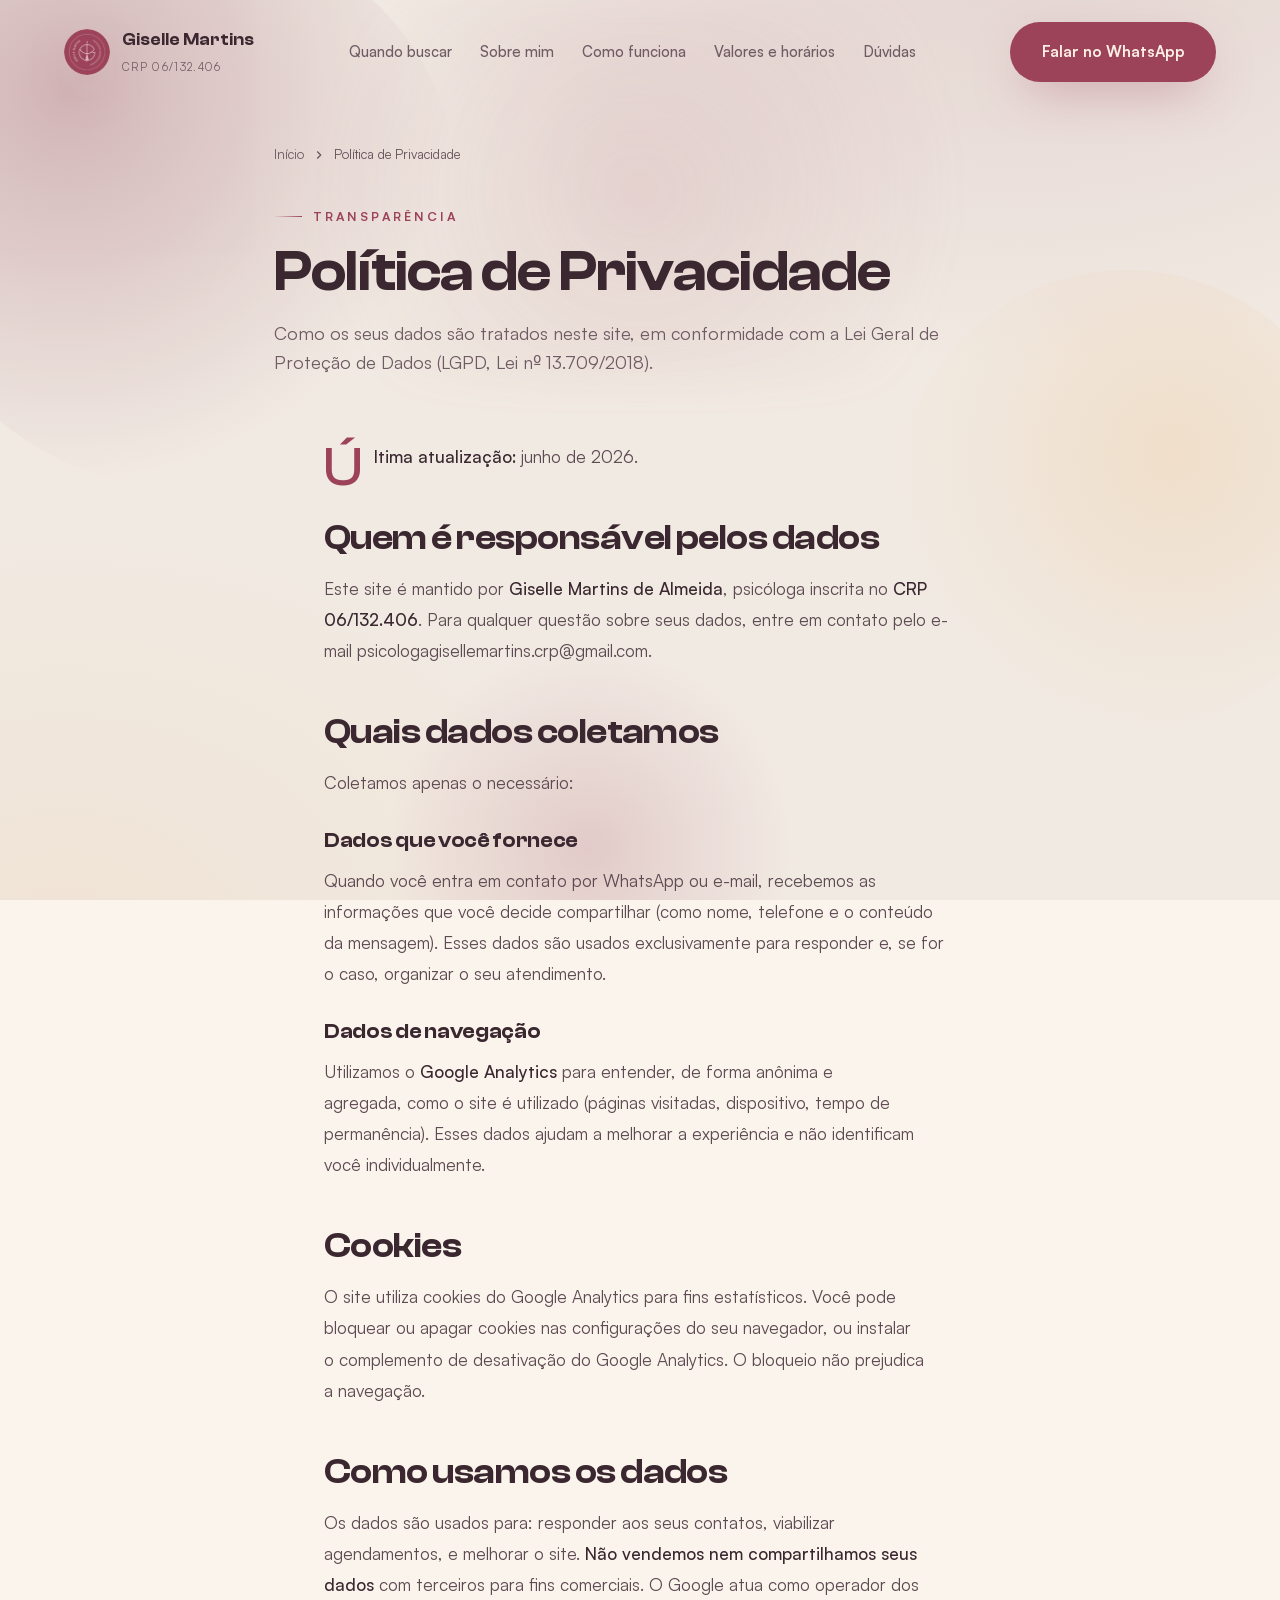
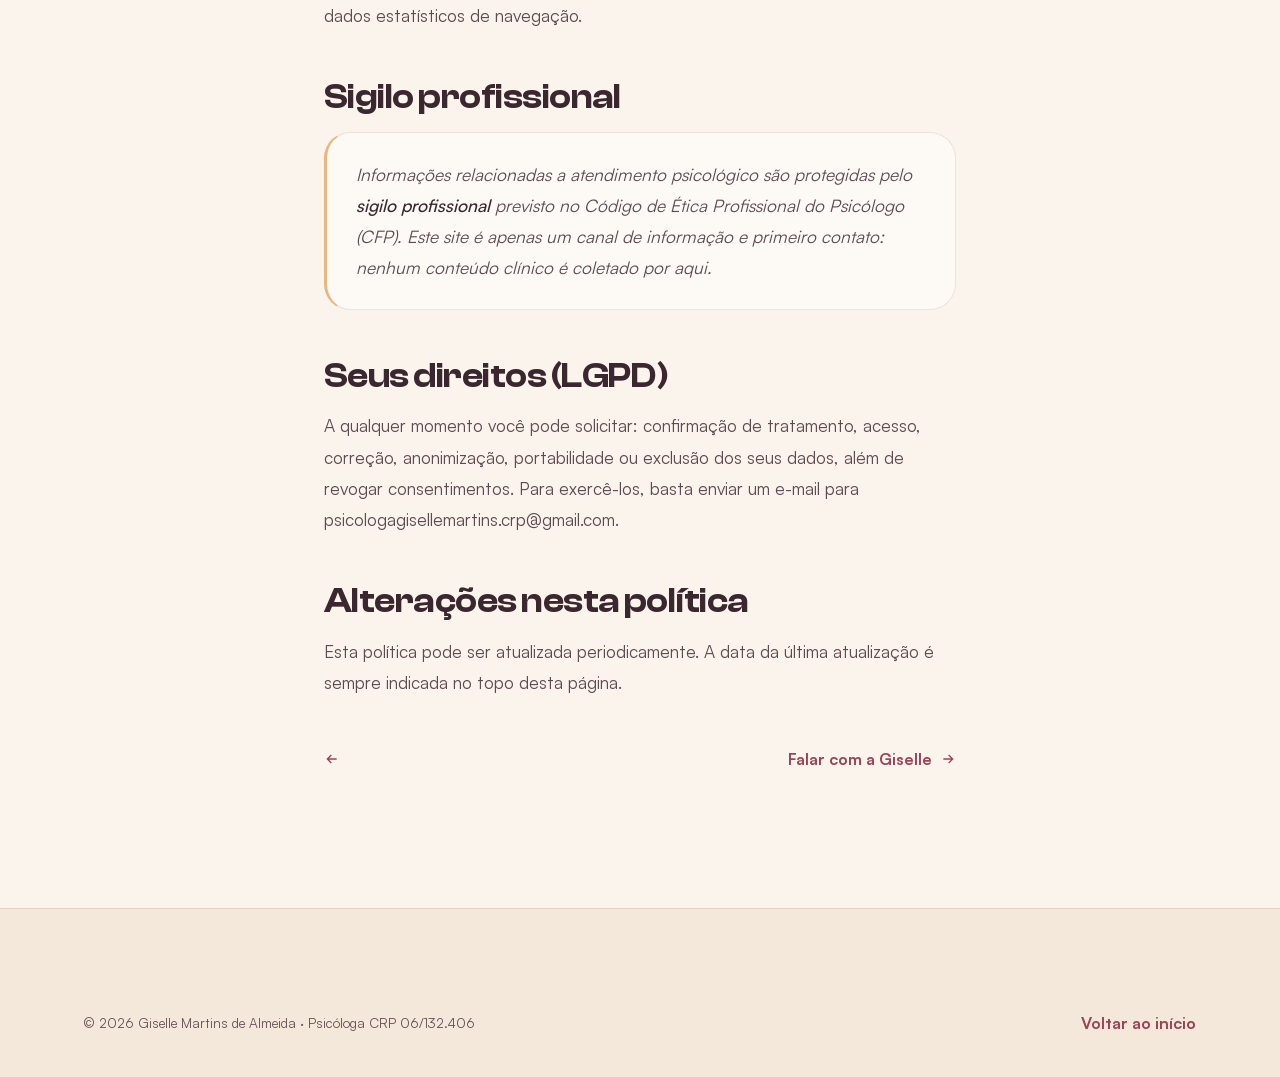
<file: politica-de-privacidade.html>
<!DOCTYPE html>
<html lang="pt-BR">
<head>
  <meta charset="UTF-8" />
  <meta name="viewport" content="width=device-width, initial-scale=1.0" />
  <!-- Google tag (gtag.js), carregada fora do caminho critico.
       O script sao 187 KB e ~163 ms de linha principal. Subir na ociosidade
       (ou no primeiro toque, o que vier antes) tira isso da primeira
       renderizacao sem perder o pageview: o GA4 registra quando ele sobe. -->
  <script>
    window.dataLayer = window.dataLayer || [];
    function gtag(){dataLayer.push(arguments);}
    gtag('js', new Date());
    gtag('config', 'G-RFCD1X5SDE');
    (function () {
      var subiu = false;
      function sobe() {
        if (subiu) return; subiu = true;
        var s = document.createElement('script');
        s.async = true;
        s.src = 'https://www.googletagmanager.com/gtag/js?id=G-RFCD1X5SDE';
        document.head.appendChild(s);
      }
      // quem interage primeiro nao pode ficar sem medicao
      ['pointerdown', 'keydown', 'scroll'].forEach(function (ev) {
        addEventListener(ev, sobe, { once: true, passive: true });
      });
      if ('requestIdleCallback' in window) requestIdleCallback(sobe, { timeout: 3500 });
      else setTimeout(sobe, 2500);
    })();
  </script>
  <title>Política de Privacidade | Giselle Martins · Psicologia</title>
  <meta name="description" content="Política de Privacidade e tratamento de dados (LGPD) do site da psicóloga Giselle Martins, CRP 06/132.406." />
  <meta name="robots" content="index, follow" />
  <meta name="theme-color" content="#9c4359" />
  <link rel="canonical" href="https://psicologagisellemartins.com.br/politica-de-privacidade.html" />
  <link rel="icon" href="favicon.ico" sizes="32x32" />
  <link rel="icon" href="assets/img/favicon-512.png" type="image/png" sizes="512x512" />
  <link rel="apple-touch-icon" href="apple-touch-icon.png" />
  <link rel="preload" href="assets/fonts/clash-display-600.woff2" as="font" type="font/woff2" crossorigin />
  <link rel="preload" href="assets/fonts/satoshi-400.woff2" as="font" type="font/woff2" crossorigin />
  <!-- css:inline: main.css,article.css --><style>
@font-face {
  font-family: 'Clash Display';
  src: url('/assets/fonts/clash-display-500.woff2') format('woff2');
  font-weight: 500; font-style: normal; font-display: swap;
}
@font-face {
  font-family: 'Clash Display';
  src: url('/assets/fonts/clash-display-600.woff2') format('woff2');
  font-weight: 600; font-style: normal; font-display: swap;
}
@font-face {
  font-family: 'Satoshi';
  src: url('/assets/fonts/satoshi-400.woff2') format('woff2');
  font-weight: 400; font-style: normal; font-display: swap;
}
@font-face {
  font-family: 'Satoshi';
  src: url('/assets/fonts/satoshi-500.woff2') format('woff2');
  font-weight: 500; font-style: normal; font-display: swap;
}
@font-face {
  font-family: 'Satoshi';
  src: url('/assets/fonts/satoshi-700.woff2') format('woff2');
  font-weight: 700; font-style: normal; font-display: swap;
}
:root {
  --wine: #9c4359;
  --wine-700: #883a4d;
  --wine-800: #6f2f40;
  --wine-900: #561f30;
  --wine-soft: #b65f74;
  --mauve: #bc8693;
  --mauve-200: #e3c8cf;
  --gold: #f7d2a3;
  --gold-deep: #e7b681;
  --cream: #fbf4ec;
  --cream-2: #f4e8da;
  --ivory: #fffdfa;
  --sand: #efe2d2;
  --ink: #3a2730;
  --ink-2: #5e4a52;
  --txt: #5e4a52;
  --txt-strong: #3a2730;
  --txt-soft: #6f5b63;
  --txt-faint: #655259;
  --on-wine: #fbeee4;
  --on-wine-soft: #ecccd2;
  --on-wine-faint: #cfa6af;
  --glass: rgba(255, 255, 255, 0.55);
  --glass-strong: rgba(255, 255, 255, 0.8);
  --card: var(--ivory);
  --line: rgba(156, 67, 89, 0.14);
  --line-strong: rgba(156, 67, 89, 0.3);
  --w-glass: rgba(255, 255, 255, 0.08);
  --w-glass-strong: rgba(255, 255, 255, 0.14);
  --w-line: rgba(255, 255, 255, 0.18);
  --w-line-strong: rgba(247, 210, 163, 0.45);
  --glass-border: var(--line);
  --glass-border-strong: var(--line-strong);
  --grad-wine: linear-gradient(135deg, #b65f74 0%, #9c4359 52%, #6f2f40 100%);
  --grad-gold: linear-gradient(135deg, #fbe0bd, #f7d2a3 50%, #e7b681 100%);
  --grad-text: linear-gradient(120deg, #fbe6cc 0%, #f7d2a3 50%, #e7b681 100%);
  --shadow-sm: 0 2px 12px rgba(86, 31, 48, 0.08);
  --shadow-md: 0 18px 50px -16px rgba(86, 31, 48, 0.22);
  --shadow-lg: 0 40px 90px -24px rgba(86, 31, 48, 0.32);
  --glow-wine: 0 18px 50px -16px rgba(156, 67, 89, 0.5);
  --maxw: 1240px;
  --pad: clamp(1.25rem, 5vw, 6rem);
  --radius: 26px;
  --radius-lg: 38px;
  --radius-sm: 14px;
  --sec-top: clamp(3.5rem, 7vw, 6.5rem);
  --sec-bottom: clamp(4.25rem, 8.5vw, 8rem);
  --bar-h: 5.25rem;
  --z-float: 700;
  --z-bar: 750;
  --z-menu: 790;
  --z-nav: 800;
  --ease: cubic-bezier(0.22, 1, 0.36, 1);
  --ease-out: cubic-bezier(0.3, 0, 0.2, 1);
  --t-hover: 160ms;
  --t-state: 240ms;
  --ease-soft: cubic-bezier(0.16, 1, 0.3, 1);
  --font-display: 'Clash Display', 'Satoshi', system-ui, sans-serif;
  --font-body: 'Satoshi', system-ui, -apple-system, sans-serif;
}
*, *::before, *::after { box-sizing: border-box; margin: 0; padding: 0; }
html { -webkit-text-size-adjust: 100%; }
:target, section[id], main[id] { scroll-margin-top: 88px; }
body {
  font-family: var(--font-body);
  background: var(--cream);
  color: var(--txt);
  line-height: 1.65;
  font-weight: 400;
  overflow-x: hidden;
  -webkit-font-smoothing: antialiased;
  text-rendering: optimizeLegibility;
  position: relative;
}
img { max-width: 100%; display: block; height: auto; }
a { color: inherit; text-decoration: none; }
ul { list-style: none; }
button { font-family: inherit; cursor: pointer; }
::selection { background: rgba(188, 134, 147, 0.4); color: var(--wine-900); }
.wrap { width: 100%; max-width: var(--maxw); margin-inline: auto; padding-inline: var(--pad); }
section { position: relative; }
.skip-link {
  position: absolute; left: 1rem; top: -100px; z-index: 1000;
  padding: .8rem 1.3rem; border-radius: 100px;
  background: var(--wine); color: var(--on-wine); font-weight: 600; font-size: .9rem;
  transition: top .25s var(--ease);
}
.skip-link:focus-visible { top: 1rem; }
h1, h2, h3, h4 {
  font-family: var(--font-display); font-weight: 600; line-height: 1.05;
  letter-spacing: -0.015em; color: var(--txt-strong);
  text-wrap: balance;
}
p { text-wrap: pretty; }
.eyebrow {
  font-family: var(--font-body); font-size: 0.78rem; font-weight: 600;
  letter-spacing: 0.24em; text-transform: uppercase; color: var(--wine);
  display: inline-flex; align-items: center; gap: 0.7rem;
}
.eyebrow::before { content: ''; width: 28px; height: 1px; background: linear-gradient(90deg, transparent, var(--wine)); }
.display-1 { font-size: clamp(2.6rem, 7.5vw, 5.6rem); font-weight: 600; letter-spacing: -0.035em; line-height: 1.02; }
.display-2 { font-size: clamp(2rem, 4.4vw, 3.4rem); letter-spacing: -0.025em; line-height: 1.08; }
.lead { font-size: clamp(1.02rem, 1.35vw, 1.2rem); color: var(--txt-soft); font-weight: 400; max-width: 58ch; line-height: 1.62; }
.grad-text { background: var(--grad-text); -webkit-background-clip: text; background-clip: text; -webkit-text-fill-color: transparent; color: transparent; }
.italic-serif { font-style: italic; }
.section-head { max-width: 700px; margin-bottom: clamp(2.2rem, 4.5vw, 3.4rem); }
.section-head h2 { margin: 1rem 0 .9rem; }
.section-head .lead { max-width: 54ch; }
.ambient {
  position: fixed; inset: 0; z-index: -2; overflow: hidden; pointer-events: none;
  transform: translateZ(0);
  contain: paint;
  background:
    radial-gradient(1100px 760px at 80% -10%, rgba(188, 134, 147, 0.22), transparent 60%),
    radial-gradient(900px 680px at 5% 105%, rgba(247, 210, 163, 0.2), transparent 60%),
    var(--cream);
}
.orb { position: absolute; border-radius: 50%; opacity: 0.5; will-change: transform; }
.orb--1 { width: 44vw; height: 44vw; left: -8vw; top: -6vw; background: radial-gradient(circle at 30% 30%, var(--mauve), transparent 70%); animation: drift1 24s var(--ease-soft) infinite alternate; }
.orb--2 { width: 36vw; height: 36vw; right: -6vw; top: 30vh; background: radial-gradient(circle at 60% 40%, var(--gold), transparent 70%); opacity: 0.35; animation: drift2 28s var(--ease-soft) infinite alternate; }
.orb--3 { width: 32vw; height: 32vw; left: 30vw; bottom: -12vw; background: radial-gradient(circle at 50% 50%, var(--wine-soft), transparent 70%); opacity: 0.22; animation: drift3 32s var(--ease-soft) infinite alternate; }
@keyframes drift1 { to { transform: translate3d(8vw, 6vh, 0) scale(1.12); } }
@keyframes drift2 { to { transform: translate3d(-7vw, -5vh, 0) scale(1.1); } }
@keyframes drift3 { to { transform: translate3d(5vw, -8vh, 0) scale(1.18); } }
.grain {
  position: fixed; inset: 0; z-index: -1; pointer-events: none; opacity: 0.04;
  transform: translateZ(0);
  background-image: url("data:image/svg+xml,%3Csvg viewBox='0 0 200 200' xmlns='http://www.w3.org/2000/svg'%3E%3Cfilter id='n'%3E%3CfeTurbulence type='fractalNoise' baseFrequency='0.85' numOctaves='3' stitchTiles='stitch'/%3E%3C/filter%3E%3Crect width='100%25' height='100%25' filter='url(/assets/css/%23n)'/%3E%3C/svg%3E");
}
.nav {
  position: fixed; top: 0; left: 0; right: 0; z-index: 800;
  transform: translateZ(0);
  display: flex; align-items: center; justify-content: space-between;
  padding: 1.4rem var(--pad);
  transition: padding var(--t-state) var(--ease-out), background var(--t-state), border-color var(--t-state), box-shadow var(--t-state);
  border-bottom: 1px solid transparent;
}
.nav.scrolled {
  padding-block: 0.8rem;
  background: rgba(251, 244, 236, 0.96);
  border-bottom: 1px solid var(--line); box-shadow: var(--shadow-sm);
}
.brand { display: flex; align-items: center; gap: 0.75rem; }
.brand__logo { width: 46px; height: 46px; border-radius: 50%; object-fit: cover; box-shadow: var(--glow-wine); }
.brand__name { font-family: var(--font-display); font-weight: 600; font-size: 1.05rem; line-height: 1.05; color: var(--txt-strong); transition: color var(--t-state); }
.brand__crp { font-size: 0.64rem; letter-spacing: 0.18em; color: var(--txt-soft); text-transform: uppercase; transition: color var(--t-state); }
.nav__links { display: flex; align-items: center; gap: 0.35rem; }
.nav__link { position: relative; padding: 0.6rem 1rem; font-size: 0.92rem; font-weight: 500; color: var(--txt-soft); transition: color .35s; }
.nav__link::after { content: ''; position: absolute; left: 1rem; right: 1rem; bottom: 0.35rem; height: 1px; background: var(--wine); transform: scaleX(0); transform-origin: left; transition: transform var(--t-state) var(--ease-out); }
.nav__link:hover { color: var(--wine); }
.nav__link:hover::after { transform: scaleX(1); }
.nav__cta { display: inline-flex; }
.nav__burger { display: none; flex-direction: column; gap: 5px; background: none; border: 0; padding: 8px; }
.nav__burger span { width: 24px; height: 2px; background: var(--wine); border-radius: 2px; transition: var(--t-state) var(--ease-out); }
.mobile-menu {
  position: fixed; inset: 0; z-index: 790;
  background: rgba(111, 47, 64, 0.985);
  display: flex; flex-direction: column; justify-content: center; align-items: center; gap: 0.5rem;
  opacity: 0; visibility: hidden; transition: opacity var(--t-state) var(--ease-out), visibility var(--t-state);
}
.mobile-menu.open { opacity: 1; visibility: visible; }
.mobile-menu a { font-family: var(--font-display); font-size: clamp(1.6rem, 6.2vw, 2.2rem); color: var(--on-wine); padding: 0.35rem; transition: color .3s; }
.mobile-menu a:hover { color: var(--gold); }
.mobile-menu__cta {
  margin-top: 1.2rem; padding: .85rem 1.8rem !important; border-radius: 100px;
  background: var(--gold); color: var(--wine-900) !important;
  font-size: 1.15rem !important; font-weight: 600;
}
body.menu-open { overflow: hidden; }
.btn {
  position: relative; display: inline-flex; align-items: center; gap: 0.65rem;
  padding: 1rem 1.9rem; border-radius: 100px; font-weight: 600; font-size: 0.96rem;
  border: 1px solid transparent; overflow: hidden; isolation: isolate;
  transition: transform var(--t-hover) var(--ease-out), box-shadow var(--t-hover) var(--ease-out), color var(--t-hover) var(--ease-out), background var(--t-hover) var(--ease-out), border-color var(--t-hover) var(--ease-out);
}
.btn svg { width: 18px; height: 18px; }
.btn--primary { background: var(--wine); color: var(--on-wine); box-shadow: var(--glow-wine); }
.btn--primary::before { content: ''; position: absolute; inset: 0; z-index: -1; background: var(--grad-wine); opacity: 0; transition: opacity var(--t-hover) var(--ease-out); }
.btn--primary:hover { transform: translateY(-3px); box-shadow: 0 22px 50px -14px rgba(156,67,89,0.65); }
.btn--primary:hover::before { opacity: 1; }
.btn:active { transform: translateY(0) scale(.985); transition-duration: .08s; }
.btn--ghost { background: transparent; color: var(--wine); border-color: var(--line-strong); }
.btn--ghost:hover { border-color: var(--wine); background: rgba(156,67,89,0.06); transform: translateY(-3px); }
.btn--lg { padding: 1.15rem 2.3rem; font-size: 1.02rem; }
.link-arrow { display: inline-flex; align-items: center; gap: 0.5rem; color: var(--wine); font-weight: 600; }
.link-arrow svg { width: 16px; transition: transform .35s var(--ease); }
.link-arrow:hover svg { transform: translateX(5px); }
.hero {
  min-height: 100svh; display: flex; align-items: center;
  padding-top: 6.5rem; padding-bottom: 2.5rem; overflow: hidden;
  background: linear-gradient(180deg, #fdf8f2 0%, var(--cream) 55%, #f6ebdf 100%);
  color: var(--ink);
}
.hero::before {
  content: ''; position: absolute; right: -8%; top: 50%; translate: 0 -50%;
  width: 60vw; height: 60vw; max-width: 760px; max-height: 760px; z-index: 0; opacity: 0.05;
  background: url('/assets/img/gm-simbolo-wine.png') center/contain no-repeat;
}
.hero::after {
  content: ''; position: absolute; inset: 0; z-index: 0; pointer-events: none;
  background: radial-gradient(900px 520px at 72% -5%, rgba(188,134,147,0.22), transparent 60%);
}
.hero h1, .hero h2 { color: var(--ink); }
.hero .grad-text { display: inline-block; padding-right: 0.14em; margin-right: -0.06em; background: linear-gradient(120deg, var(--wine), var(--mauve)); -webkit-background-clip: text; background-clip: text; -webkit-text-fill-color: transparent; color: transparent; }
.hero .lead { color: var(--txt-soft); }
.hero__grid { position: relative; z-index: 2; display: grid; grid-template-columns: 1.1fr 0.9fr; gap: clamp(2rem, 4.5vw, 4.5rem); align-items: center; width: 100%; }
.hero__content { position: relative; z-index: 2; }
.hero h1 { margin: 0.7rem 0 0.9rem; font-size: clamp(2.05rem, 3.9vw, 3.35rem); letter-spacing: -0.03em; line-height: 1.04; }
.hero .lead { font-size: clamp(1rem, 1.2vw, 1.1rem); max-width: 50ch; }
.hero .lead b { display: block; margin-top: .7rem; color: var(--txt-strong); font-weight: 500; }
.hero h1 .line { display: block; overflow: hidden; padding-bottom: 0.08em; }
.hero h1 .line > span { display: block; transform: translateY(110%); animation: heroLine 1.1s var(--ease) forwards; }
.hero h1 .line:nth-child(2) > span { animation-delay: .12s; }
.hero h1 .line:nth-child(3) > span { animation-delay: .24s; }
@keyframes heroLine { to { transform: translateY(0); } }
.hero__intro { opacity: 0; animation: fadeUp 1s var(--ease) .5s forwards; }
.hero__actions { display: flex; flex-wrap: wrap; gap: .8rem; margin-top: 1.2rem; opacity: 0; animation: fadeUp 1s var(--ease) .65s forwards; }
.hero__micro { margin-top: .75rem; font-size: .82rem; line-height: 1.55; color: var(--txt-soft); opacity: 0; animation: fadeUp 1s var(--ease) .8s forwards; }
.hero__id { display: none; align-items: center; gap: .8rem; opacity: 0; animation: fadeUp 1s var(--ease) .35s forwards; }
.hero__id img { width: 58px; height: 58px; border-radius: 50%; object-fit: cover; object-position: center 18%; border: 2px solid var(--ivory); box-shadow: var(--shadow-md); flex-shrink: 0; }
.hero__id b { display: block; font-family: var(--font-display); font-size: 1.05rem; font-weight: 600; color: var(--txt-strong); line-height: 1.2; }
.hero__id span { font-size: .78rem; letter-spacing: .1em; text-transform: uppercase; color: var(--wine); }
@keyframes fadeUp { from { opacity: 0; transform: translateY(24px); } to { opacity: 1; transform: none; } }
.hero__portrait { position: relative; z-index: 1; opacity: 0; animation: fadeUp 1.2s var(--ease) .4s forwards; }
.portrait-card {
  position: relative; border-radius: var(--radius-lg); overflow: hidden;
  border: 1px solid var(--line-strong); box-shadow: var(--shadow-lg);
  background: var(--ivory); animation: floaty 7s var(--ease-soft) infinite alternate;
}
.portrait-card img { width: 100%; aspect-ratio: 4/5; object-fit: cover; object-position: center 18%; }
.portrait-card::after { content: ''; position: absolute; inset: 0; background: linear-gradient(180deg, rgba(86,31,48,0.05) 0%, transparent 32%, transparent 56%, rgba(86,31,48,0.62)); }
.portrait-badge {
  position: absolute; right: 1rem; bottom: 1rem; z-index: 4;
  display: flex; align-items: center; gap: 0.6rem; padding: 0.65rem 0.95rem; border-radius: 100px;
  background: rgba(255,255,255,0.94); border: 1px solid rgba(255,255,255,0.6); max-width: calc(100% - 2rem); box-shadow: var(--shadow-sm);
}
.portrait-badge i { width: 9px; height: 9px; border-radius: 50%; background: #3fae6b; box-shadow: 0 0 12px #6fd49a; flex-shrink: 0; animation: pulse 2s infinite; }
.portrait-badge span { font-size: 0.78rem; color: var(--wine-900); font-weight: 500; line-height: 1.25; }
@keyframes pulse { 0%,100%{opacity:1;} 50%{opacity:.35;} }
@keyframes floaty { to { transform: translateY(-12px); } }
.hero__chip {
  position: absolute; z-index: 4; padding: 0.6rem 0.95rem; border-radius: 14px;
  background: rgba(255,255,255,0.93);
  border: 1px solid var(--line-strong); font-size: 0.8rem; color: var(--ink); box-shadow: var(--shadow-md); white-space: nowrap;
}
.hero__chip--2 { top: 1rem; right: 1rem; left: auto; bottom: auto; animation: floaty 6s var(--ease-soft) .6s infinite alternate-reverse; }
.hero__chip b { color: var(--wine); }
.scroll-hint { position: absolute; left: 50%; bottom: 2rem; translate: -50% 0; z-index: 3; display: flex; flex-direction: column; align-items: center; gap: 0.6rem; font-size: 0.68rem; letter-spacing: 0.3em; text-transform: uppercase; color: var(--txt-faint); opacity: 0; animation: fadeUp 1s 1.1s forwards; }
.scroll-hint i { width: 1px; height: 46px; background: linear-gradient(var(--wine), transparent); position: relative; overflow: hidden; }
.scroll-hint i::after { content:''; position:absolute; top:-50%; left:0; width:100%; height:50%; background:var(--wine); animation: scrollDot 1.8s var(--ease) infinite; }
@keyframes scrollDot { to { top: 100%; } }
.reveal { opacity: 0; transform: translateY(40px); transition: opacity 1s var(--ease), transform 1s var(--ease); }
.reveal.in { opacity: 1; transform: none; }
.reveal[data-delay="1"] { transition-delay: .1s; }
.reveal[data-delay="2"] { transition-delay: .2s; }
.reveal[data-delay="3"] { transition-delay: .3s; }
.reveal[data-delay="4"] { transition-delay: .4s; }
.section-pad { padding-block: var(--sec-top) var(--sec-bottom); }
.section--tint {
  background: linear-gradient(180deg, transparent, rgba(239,226,210,.55) 12%, rgba(239,226,210,.55) 88%, transparent);
}
.about__grid { display: grid; grid-template-columns: 0.9fr 1.1fr; gap: clamp(2.5rem, 6vw, 5.5rem); align-items: center; }
.about__media { position: relative; }
.about__photo { border-radius: var(--radius-lg); overflow: hidden; border: 1px solid var(--line); box-shadow: var(--shadow-lg); }
.about__photo img { width: 100%; aspect-ratio: 4/5; object-fit: cover; transition: transform 1.2s var(--ease); }
.about__media:hover .about__photo img { transform: scale(1.05); }
.about__quote {
  position: absolute; right: -1.5rem; bottom: -1.5rem; max-width: 280px; padding: 1.4rem 1.6rem; border-radius: 22px;
  background: var(--wine); color: var(--on-wine); box-shadow: var(--glow-wine);
}
.about__quote p { font-family: var(--font-display); font-style: italic; font-size: 1rem; color: var(--on-wine); line-height: 1.4; }
.about__quote cite { display: block; margin-top: 0.7rem; font-size: 0.78rem; color: var(--gold); font-style: normal; }
.about__text p { color: var(--txt); margin-bottom: 1.2rem; }
.about__text p strong { color: var(--txt-strong); font-weight: 600; }
.credentials { display: grid; gap: 0.2rem; margin: 2rem 0; }
.credential { display: flex; gap: 0.9rem; align-items: flex-start; padding: 0.9rem 0; border-top: 1px solid var(--line); }
.credential svg { width: 22px; height: 22px; color: var(--wine); flex-shrink: 0; margin-top: 2px; }
.credential b { color: var(--txt-strong); font-weight: 600; display: block; }
.credential span { font-size: 0.88rem; color: var(--txt-faint); }
.space-text .lead { margin-bottom: 1.6rem; }
.space-gallery { display: grid; grid-template-columns: 1fr 1fr; grid-template-rows: auto auto; gap: 1rem; width: 100%; max-width: 500px; margin-inline: auto; }
.space-gallery figure { border-radius: var(--radius); overflow: hidden; border: 1px solid var(--line); box-shadow: var(--shadow-md); }
.space-gallery figure img { width: 100%; height: 100%; object-fit: cover; transition: transform 1s var(--ease); }
.space-gallery figure:hover img { transform: scale(1.06); }
.space-gallery .g-main { grid-column: 1 / -1; aspect-ratio: 16/10; }
.space-gallery .g-a, .space-gallery .g-b { aspect-ratio: 1/1; }
.cta {
  position: relative; border-radius: var(--radius-lg); overflow: hidden;
  padding: clamp(3.2rem, 7vw, 5.8rem) clamp(1.5rem, 6vw, 5rem); text-align: center;
  background: var(--grad-wine);
  box-shadow: 0 40px 90px -30px rgba(86, 31, 48, 0.55);
}
.cta::before { content: ''; position: absolute; right: -6%; top: -40%; width: 55%; height: 180%; z-index: 0; opacity: 0.09; background: url('/assets/img/gm-simbolo-branco.webp') center/contain no-repeat; }
.cta::after { content: ''; position: absolute; inset: 0; z-index: 0; pointer-events: none; background: radial-gradient(760px circle at 50% -25%, rgba(247,210,163,0.22), transparent 62%); }
.cta > * { position: relative; z-index: 1; }
.cta h2 { margin-bottom: 1.2rem; color: var(--on-wine); }
.cta .eyebrow { justify-content: center; color: var(--gold); }
.cta .eyebrow::before { background: linear-gradient(90deg, transparent, var(--gold)); }
.cta .lead { margin: 0 auto; color: var(--on-wine-soft); }
.cta__actions { display: flex; gap: .9rem; justify-content: center; flex-wrap: wrap; }
.cta .hero__micro { color: var(--on-wine-faint); animation: none; opacity: 1; }
.cta .btn--primary { background: var(--grad-gold); color: var(--wine-900); box-shadow: 0 18px 44px -14px rgba(0,0,0,.45); }
.cta .btn--primary::before { display: none; }
.cta .btn--primary:hover { box-shadow: 0 24px 54px -14px rgba(0,0,0,.55); }
.cta .btn--ghost { background: rgba(255,255,255,0.08); color: var(--on-wine); border-color: var(--w-line); }
.cta .btn--ghost:hover { background: rgba(255,255,255,0.16); border-color: var(--w-line-strong); }
.footer { background: var(--cream-2); color: var(--txt-soft); border-top: 1px solid var(--line); padding-top: clamp(3rem, 6vw, 4.5rem); padding-bottom: 2.5rem; }
.footer__grid { display: grid; grid-template-columns: 1.6fr 1fr 1.1fr; gap: 2rem clamp(2rem, 5vw, 4rem); margin-bottom: 2.5rem; }
.footer .brand__name { color: var(--txt-strong); }
.footer .brand__crp { color: var(--txt-faint); }
.footer__brand p { color: var(--txt-soft); max-width: 34ch; margin-top: 1rem; font-size: 0.92rem; }
.footer h4, .footer__col h2 { font-size: 0.8rem; letter-spacing: 0.2em; text-transform: uppercase; color: var(--wine); margin-bottom: 1.1rem; font-family: var(--font-body); font-weight: 600; line-height: 1.4; }
.footer__col a, .footer__col p { display: block; color: var(--txt-soft); padding: 0.35rem 0; font-size: 0.95rem; transition: color .3s; }
.footer__col a:hover { color: var(--wine); }
.socials { display: flex; gap: 0.7rem; margin-top: 1.4rem; }
.socials a { width: 42px; height: 42px; border-radius: 12px; display: grid; place-items: center; background: var(--ivory); border: 1px solid var(--line); color: var(--wine); transition: var(--t-hover) var(--ease-out); }
.socials a:hover { background: var(--wine); border-color: var(--wine); color: var(--ivory); transform: translateY(-3px); }
.socials svg { width: 18px; height: 18px; }
.footer__bottom { display: flex; justify-content: space-between; align-items: center; gap: 1rem; flex-wrap: wrap; padding-top: 1.8rem; border-top: 1px solid var(--line); }
.footer__bottom p { font-size: 0.84rem; color: var(--txt-faint); }
.footer__bottom a { color: var(--wine); }
.wa-float { position: fixed; right: 1.5rem; bottom: calc(1.5rem + env(safe-area-inset-bottom)); z-index: 700; width: 60px; height: 60px; border-radius: 50%; display: grid; place-items: center; background: #25D366; box-shadow: 0 12px 30px -8px rgba(37,211,102,0.6); transition: transform var(--t-hover) var(--ease-out); }
.wa-float::before { content:''; position:absolute; inset:0; border-radius:50%; border:2px solid #25D366; animation: pulseRing 2.4s infinite; }
.wa-float:hover { transform: scale(1.08); }
.wa-float svg { width: 32px; height: 32px; fill: #fff; }
@keyframes pulseRing { 0%{transform:scale(1);opacity:.7;} 100%{transform:scale(1.7);opacity:0;} }
.mobile-cta {
  position: fixed; left: 0; right: 0; bottom: 0; z-index: 750; display: none;
  padding: .65rem 1rem calc(.65rem + env(safe-area-inset-bottom));
  background: rgba(251, 244, 236, 0.97);
  border-top: 1px solid var(--line); box-shadow: 0 -8px 30px -18px rgba(86, 31, 48, 0.4);
}
.mobile-cta .btn { width: 100%; justify-content: center; min-height: 52px; }
@media (prefers-reduced-motion: reduce) {
  *, *::before, *::after { animation-duration: .001ms !important; animation-iteration-count: 1 !important; transition-duration: .001ms !important; scroll-behavior: auto !important; }
  .orb { animation: none; }
}
:focus-visible { outline: 2px solid var(--wine); outline-offset: 3px; border-radius: 4px; }
.mobile-cta a:focus-visible { outline-offset: -3px; }
.hero__assur { display: flex; flex-wrap: wrap; gap: 0.5rem; margin: 0.8rem 0; opacity: 0; animation: fadeUp 1s var(--ease) .75s forwards; }
.hero__assur span { display: inline-flex; align-items: center; gap: 0.4rem; padding: 0.4rem 0.82rem; border-radius: 100px; background: rgba(255,255,255,0.6); border: 1px solid var(--line); font-size: 0.8rem; color: var(--ink); }
.hero__assur svg { width: 15px; height: 15px; color: var(--wine); flex-shrink: 0; }
.inline-cta {
  display: flex; align-items: center; justify-content: space-between; gap: 1.5rem; flex-wrap: wrap;
  margin-top: clamp(2rem, 4vw, 3rem); padding: 1.5rem 1.8rem; border-radius: var(--radius);
  background: var(--ivory); border: 1px solid var(--line-strong); box-shadow: var(--shadow-sm);
}
.inline-cta p { margin: 0; max-width: 48ch; color: var(--txt-strong); font-weight: 500; font-size: 1.02rem; }
.inline-cta .btn { flex-shrink: 0; }
.inline-cta svg { width: 18px; height: 18px; }
.practical { gap: 0.2rem clamp(1.5rem, 4vw, 3.5rem); }
.proof-bar { border-block: 1px solid var(--line); background: rgba(255,255,255,.45); }
.proof-bar .wrap { display: grid; grid-template-columns: repeat(4, minmax(0, 1fr)); gap: 1rem clamp(1.5rem, 4vw, 3.5rem); padding-block: clamp(1.5rem, 3vw, 2.2rem); }
.proof {
  display: grid; grid-template-columns: 22px 1fr; gap: 0 .8rem; align-items: center;
  font-size: .88rem; color: var(--txt-soft); line-height: 1.4;
}
.proof svg { width: 22px; height: 22px; color: var(--wine); }
.proof b { display: block; color: var(--txt-strong); font-weight: 600; font-size: .93rem; }
.proof a { color: var(--wine); text-decoration: underline; text-underline-offset: 3px; }
.needs { display: grid; grid-template-columns: repeat(2, minmax(0, 1fr)); gap: .2rem clamp(2rem, 5vw, 4rem); }
.need {
  display: grid; grid-template-columns: 42px 1fr; gap: 0 1rem; align-items: start;
  padding: 1.3rem 0; border-top: 1px solid var(--line);
  transition: border-color var(--t-state) var(--ease-out);
}
.need:hover { border-color: var(--line-strong); }
.need__icon {
  grid-row: span 2; width: 42px; height: 42px; border-radius: 12px;
  display: grid; place-items: center; color: var(--wine);
  background: linear-gradient(140deg, rgba(156,67,89,0.09), rgba(247,210,163,0.2));
  transition: background var(--t-state) var(--ease-out), color var(--t-state) var(--ease-out);
}
.need:hover .need__icon { background: var(--wine); color: var(--gold); }
.need__icon svg { width: 21px; height: 21px; }
.need h3 { font-size: 1.02rem; margin: .1rem 0 .3rem; color: var(--ink); letter-spacing: -.01em; }
.need p { font-size: 0.9rem; color: var(--txt-soft); line-height: 1.55; }
.needs-note { margin-top: 2.2rem; display: flex; flex-wrap: wrap; align-items: center; gap: 0.6rem 1.2rem; color: var(--txt-soft); font-size: .94rem; }
.needs-note .reads { display: inline-flex; flex-wrap: wrap; gap: 0.4rem 1rem; }
.needs-note .reads a { color: var(--wine); font-weight: 500; }
.needs-note .reads a:hover { text-decoration: underline; }
.steps { display: grid; gap: 0; }
.step { position: relative; padding: 0 0 1.7rem 3.3rem; }
.step::before {
  content: ''; position: absolute; left: 19px; top: 40px; bottom: 0; width: 1px;
  background: var(--line-strong);
}
.step:last-child::before { background: linear-gradient(180deg, var(--line-strong), transparent); }
.step:last-child { padding-bottom: 0; }
.step__n {
  position: absolute; left: 0; top: 0; margin: 0;
  font-family: var(--font-display); font-size: .95rem; font-weight: 600; color: var(--on-wine);
  display: grid; place-items: center; width: 40px; height: 40px; border-radius: 50%;
  background: var(--wine); border: 4px solid var(--cream); box-shadow: var(--glow-wine);
}
.step h3 { font-size: 1.08rem; margin-bottom: 0.4rem; color: var(--ink); letter-spacing: -.01em; }
.step p { font-size: 0.94rem; color: var(--txt-soft); }
@media (min-width: 860px) {
  .steps--row { grid-template-columns: repeat(4, 1fr); gap: clamp(1.2rem, 2.5vw, 2rem); }
  .steps--row .step { padding: 3.4rem 0 0; }
  .steps--row .step::before {
    left: 0; right: calc(-1 * clamp(1.2rem, 2.5vw, 2rem)); top: 20px;
    bottom: auto; width: auto; height: 1px;
    background: var(--line-strong);
  }
  .steps--row .step:last-child::before { right: 0; background: linear-gradient(90deg, var(--line-strong), transparent); }
  .steps--row .step p { max-width: 34ch; }
}
.process-grid { display: grid; grid-template-columns: 1.05fr 0.95fr; gap: clamp(2rem, 5vw, 4rem); align-items: center; margin-top: clamp(2.5rem, 5vw, 4rem); }
.trust { display: grid; grid-template-columns: repeat(2, minmax(0, 1fr)); gap: 0.2rem clamp(1.5rem, 4vw, 3.5rem); }
.trust__item { display: grid; grid-template-columns: 24px 1fr; gap: 0 .85rem; align-items: start; padding: 1.05rem 0; border-top: 1px solid var(--line); }
.trust__item svg { grid-row: span 2; width: 22px; height: 22px; color: var(--wine); margin-top: 3px; }
.trust__item b { color: var(--txt-strong); font-weight: 600; display: block; margin-bottom: .12rem; }
.trust__item span { font-size: 0.89rem; color: var(--txt-soft); line-height: 1.55; }
.trust__item--key { border-top-color: var(--line-strong); }
.trust__item--key b { color: var(--wine); }
.faq { display: grid; gap: 0.9rem; max-width: 840px; margin-inline: auto; }
.faq details { background: var(--card); border: 1px solid var(--line); border-radius: 18px; padding: 0 1.5rem; box-shadow: var(--shadow-sm); transition: border-color var(--t-state) var(--ease-out), box-shadow var(--t-state) var(--ease-out); }
.faq details[open] { border-color: var(--line-strong); box-shadow: var(--shadow-md); }
.faq summary { list-style: none; cursor: pointer; padding: 1.25rem 0; font-family: var(--font-display); font-weight: 500; font-size: 1.08rem; color: var(--ink); display: flex; justify-content: space-between; gap: 1.2rem; align-items: center; }
.faq summary::-webkit-details-marker { display: none; }
.faq summary::after { content: '+'; font-family: var(--font-body); font-size: 1.6rem; line-height: 1; color: var(--wine); transition: transform var(--t-state) var(--ease-out); }
.faq details[open] summary::after { transform: rotate(45deg); }
.faq__a { padding: 0 0 1.4rem; color: var(--txt-soft); font-size: 0.98rem; line-height: 1.75; max-width: 64ch; }
@media (hover: none) { .faq summary { cursor: pointer; } }
@media (max-width: 1024px) {
  .process-grid { grid-template-columns: 1fr; }
  .trust { grid-template-columns: 1fr; }
}
.section-head--center { text-align: center; margin-inline: auto; }
.section-head--center .eyebrow { justify-content: center; }
.section-head--center .lead { margin-inline: auto; }
.h-md { font-family: var(--font-display); font-size: clamp(1.6rem, 2.8vw, 2.1rem); letter-spacing: -.02em; line-height: 1.12; margin-bottom: .9rem; color: var(--txt-strong); }
.link-inline { color: var(--wine); text-decoration: underline; text-underline-offset: 3px; text-decoration-thickness: 1px; }
.link-inline:hover { text-decoration-thickness: 2px; }
.space-text__note { margin-top: 1.4rem; padding-top: 1.1rem; border-top: 1px solid var(--line); font-size: .86rem; color: var(--txt-faint); letter-spacing: .02em; }
.fibers {
  position: absolute; inset: 0; z-index: 0; width: 100%; height: 100%;
  pointer-events: none; opacity: 0;
  transition: opacity 1.2s var(--ease);
  mask-image: radial-gradient(120% 100% at 70% 40%, #000 25%, transparent 78%);
}
.fibers.on { opacity: .34; }
@media (prefers-reduced-motion: reduce) { .fibers { display: none; } }
.glow-card {
  --edge-proximity: 0;
  --cursor-angle: 45deg;
  --edge-sens: 28;
  position: relative; isolation: isolate;
  transform: translate3d(0, 0, .01px);
}
.glow-card::after {
  content: ''; position: absolute; inset: -1px; border-radius: inherit;
  pointer-events: none; z-index: 2;
  border: 1px solid transparent;
  background:
    conic-gradient(from 210deg, var(--wine), var(--gold-deep) 30%, var(--mauve) 55%, var(--wine) 80%, var(--wine))
    border-box;
  -webkit-mask:
    linear-gradient(#000 0 0) padding-box exclude,
    linear-gradient(#000 0 0) border-box;
  mask:
    linear-gradient(#000 0 0) padding-box,
    linear-gradient(#000 0 0) border-box;
  mask-composite: exclude;
  -webkit-mask-composite: xor;
  opacity: calc((var(--edge-proximity) - var(--edge-sens)) / (100 - var(--edge-sens)));
  transition: opacity .3s ease-out;
}
.glow-card::before {
  content: ''; position: absolute; inset: -14px; border-radius: inherit;
  pointer-events: none; z-index: -1;
  box-shadow: 0 0 24px 2px rgba(156, 67, 89, .28), 0 0 60px 6px rgba(231, 182, 129, .18);
  -webkit-mask-image: conic-gradient(from var(--cursor-angle) at center, #000 3%, transparent 12%, transparent 88%, #000 97%);
  mask-image: conic-gradient(from var(--cursor-angle) at center, #000 3%, transparent 12%, transparent 88%, #000 97%);
  opacity: calc((var(--edge-proximity) - var(--edge-sens)) / (100 - var(--edge-sens)));
  transition: opacity .35s ease-out;
}
@media (hover: none) { .glow-card::before, .glow-card::after { display: none; } }
.dock {
  position: fixed; left: 50%; bottom: 1.25rem; translate: -50% 0; z-index: var(--z-bar);
  display: none; align-items: flex-end; gap: .45rem;
  padding: .5rem .6rem; border-radius: 20px;
  background: rgba(251, 244, 236, .92);
  border: 1px solid var(--line-strong); box-shadow: var(--shadow-md);
  opacity: 0; transform: translateY(14px); pointer-events: none;
  transition: opacity var(--t-state) var(--ease-out), transform var(--t-state) var(--ease-out);
}
.dock.on { opacity: 1; transform: none; pointer-events: auto; }
@media (min-width: 900px) and (hover: hover) { .dock { display: flex; } }
.dock__item {
  --s: 44px;
  position: relative; flex: 0 0 auto;
  width: var(--s); height: var(--s); border-radius: 13px;
  display: grid; place-items: center;
  background: var(--ivory); border: 1px solid var(--line); color: var(--wine);
  transition: background .3s, color .3s, border-color .3s;
}
.dock__item svg { width: 45%; height: 45%; }
.dock__item:hover { background: var(--wine); border-color: var(--wine); color: var(--gold); }
.dock__item--cta { background: var(--wine); border-color: var(--wine); color: var(--on-wine); box-shadow: var(--glow-wine); }
.dock__item--cta:hover { background: var(--wine-800); color: var(--gold); }
.dock__item[aria-current="true"] { border-color: var(--wine); box-shadow: inset 0 0 0 1px var(--wine); }
.dock__label {
  position: absolute; bottom: calc(100% + 10px); left: 50%; translate: -50% 4px;
  padding: .3rem .65rem; border-radius: 8px; white-space: nowrap;
  background: var(--wine-900); color: var(--on-wine); font-size: .76rem; font-weight: 500;
  opacity: 0; pointer-events: none; transition: opacity .2s, translate .2s var(--ease);
}
.dock__item:hover .dock__label, .dock__item:focus-visible .dock__label { opacity: 1; translate: -50% 0; }
@media (prefers-reduced-motion: reduce) { .dock__item { --s: 44px !important; } }
@media (min-width: 900px) and (hover: hover) { .wa-float { display: none; } }
.hero__actions .btn--lg { padding-inline: 1.9rem; }
@media (min-width: 1025px) { .hero__grid { grid-template-columns: 1.16fr 0.84fr; } }
.hero::before { display: none; }
.scroll-hint { display: none; }
@media (min-width: 721px) {
  .hero__assur { gap: .45rem; }
  .hero__assur span { padding: .38rem .78rem; font-size: .79rem; }
}
@media (max-width: 720px) {
  .hero__actions .btn--lg { padding: 1rem 1.2rem; font-size: .97rem; }
  .cta__actions .btn--lg { padding: 1rem 1.2rem; font-size: .97rem; }
}
@media (max-width: 1024px) {
  .hero__grid { grid-template-columns: 1fr; gap: 2.5rem; }
  .hero__portrait { max-width: 400px; margin-inline: auto; }
  .about__grid { grid-template-columns: 1fr; }
  .about__media { max-width: 460px; margin-bottom: 1.5rem; }
  .footer__grid { grid-template-columns: 1fr 1fr; }
  .proof-bar .wrap { grid-template-columns: repeat(2, minmax(0, 1fr)); }
}
@media (max-width: 860px) {
  .practical { grid-template-columns: repeat(2, minmax(0, 1fr)); }
}
@media (max-width: 720px) {
  :root { --radius: 20px; --radius-lg: 26px; --radius-sm: 12px; }
  .nav__burger.active span:nth-child(1) { transform: translateY(7px) rotate(45deg); }
  .nav__burger.active span:nth-child(2) { opacity: 0; }
  .nav__burger.active span:nth-child(3) { transform: translateY(-7px) rotate(-45deg); }
  .footer__grid { grid-template-columns: 1fr; gap: 2.2rem; }
  .about__quote { position: static; margin-top: 1rem; max-width: none; }
  .scroll-hint { display: none; }
  .mobile-menu { justify-content: flex-start; padding: 6rem 1.5rem 3rem; overflow-y: auto; }
  .hero { padding-top: 4.75rem; padding-bottom: 2.5rem; min-height: 0; }
  .hero__portrait { display: none; }
  .hero__id { display: flex; }
  .hero .eyebrow { display: none; }
  .nav .brand > span { display: none; }
  .hero h1 { font-size: clamp(2rem, 8.4vw, 2.5rem); margin: .85rem 0 .7rem; }
  .hero .lead { font-size: .98rem; }
  .hero .lead b { margin-top: .55rem; }
  .hero__assur { gap: .4rem; margin: 1rem 0 0; }
  .hero__assur span { font-size: .75rem; padding: .34rem .68rem; }
  .hero__actions { flex-direction: column; gap: .6rem; margin-top: 1.1rem; }
  .hero__actions .btn { width: 100%; justify-content: center; }
  .mobile-cta { display: block; }
  .wa-float { display: none; }
  body { padding-bottom: calc(var(--bar-h) + env(safe-area-inset-bottom)); }
  .inline-cta { flex-direction: column; align-items: stretch; text-align: left; padding: 1.4rem 1.3rem; gap: 1.1rem; }
  .inline-cta .btn { justify-content: center; }
  .needs { grid-template-columns: 1fr; gap: 0; }
  .need { grid-template-columns: 36px 1fr; gap: 0 .9rem; padding: 1rem 0; }
  .need__icon { grid-row: span 2; width: 36px; height: 36px; border-radius: 10px; }
  .need__icon svg { width: 19px; height: 19px; }
  .need h3 { font-size: .97rem; margin: 0 0 .2rem; }
  .need p { font-size: .87rem; }
  .trust, .practical { grid-template-columns: 1fr; }
  .proof-bar .wrap { grid-template-columns: 1fr; gap: .2rem; }
  .proof { padding: .7rem 0; border-top: 1px solid var(--line); }
  .proof-bar .proof:first-child { border-top: 0; }
  .space-gallery { max-width: none; }
  .cta__actions .btn { width: 100%; justify-content: center; }
  .needs-note .reads a { display: inline-flex; align-items: center; min-height: 44px; }
  .nav__burger { padding: 14px 10px; }
  .footer__col a { padding: .72rem 0; }
  .footer__bottom a { display: inline-block; padding: .85rem 0; }
  .socials a { width: 46px; height: 46px; }
}
@media (min-width: 560px) and (max-width: 720px) {
  .needs { grid-template-columns: repeat(2, minmax(0, 1fr)); gap: 0 2rem; }
}
.nav { gap: clamp(1.25rem, 3vw, 2.5rem); }
.nav .brand { flex-shrink: 0; }
.nav__cta { flex-shrink: 0; white-space: nowrap; }
.nav__links { flex-shrink: 0; }
.nav__link { padding: 0.6rem 0.7rem; white-space: nowrap; }
.nav__link::after { left: 0.7rem; right: 0.7rem; }
.cta__micro {
  margin-top: 1.5rem; font-size: .82rem; line-height: 1.5;
  color: var(--on-wine-faint);
}
.cta__actions { margin-top: 2.4rem; }
.cta .btn--primary { box-shadow: 0 14px 30px -12px rgba(0, 0, 0, .5); }
.cta .btn--primary:hover { box-shadow: 0 20px 40px -12px rgba(0, 0, 0, .55); }
.cta::before { right: -14%; opacity: .055; }
.glow-card::before, .glow-card::after { display: none; }
.glow-card:hover::before, .glow-card:hover::after { display: block; }
.orb { will-change: auto; }
.about__media:hover .about__photo img { will-change: transform; }
.fibers { image-rendering: auto; }
@media (max-width: 1080px) {
  .nav__links, .nav__cta { display: none; }
  .nav__burger { display: flex; }
}
.hero { min-height: min(100svh, 860px); }
.nav--compact .nav__links, .nav--compact .nav__cta { display: none; }
.nav--compact .nav__burger { display: flex; }
picture { display: contents; }
@media (max-width: 720px) {
  .hero h1,
  .display-1,
  .display-2,
  .article-hero h1,
  .prose h2 {
    letter-spacing: -0.005em;
    word-spacing: 0.08em;
  }
  .need h3, .step h3, .faq summary, .h-md, .trust__item b {
    letter-spacing: 0;
    word-spacing: 0.04em;
  }
}
@media (min-width: 721px) and (max-width: 1024px) {
  .hero h1, .display-1, .display-2 { letter-spacing: -0.015em; word-spacing: 0.03em; }
}
.brand__crp { font-size: 0.7rem; letter-spacing: 0.12em; }
@media (max-width: 720px) {
  .brand__crp { font-size: 0.76rem; letter-spacing: 0.08em; }
}
@media (max-width: 900px) {
  .orb { animation: none; }
}
.article-hero {
  padding-top: 9rem; padding-bottom: clamp(2.5rem, 6vw, 4rem);
  position: relative; overflow: hidden;
}
.article-hero::after {
  content: ''; position: absolute; left: 50%; top: 0; translate: -50% 0;
  width: 80vw; max-width: 900px; height: 380px; z-index: -1; opacity: .55;
  background: radial-gradient(circle, rgba(188,134,147,0.4), transparent 65%);
  filter: blur(20px);
}
.article-hero .wrap { max-width: 860px; }
.breadcrumb { display: flex; gap: 0.5rem; align-items: center; font-size: 0.82rem; color: var(--txt-faint); margin-bottom: 2rem; }
.breadcrumb a { color: var(--txt-soft); transition: color var(--t-hover); }
.breadcrumb a:hover { color: var(--wine); }
.breadcrumb svg { width: 14px; height: 14px; }
.article-hero h1 { font-size: clamp(2.1rem, 5.2vw, 3.6rem); margin: 1rem 0; }
.article-hero .lead { font-size: clamp(1rem, 1.4vw, 1.18rem); }
.article-body { padding-bottom: clamp(4rem, 9vw, 7rem); }
.article-body .wrap { max-width: 760px; }
.prose > * { margin-bottom: 1.5rem; }
.prose p { font-size: 1.08rem; color: var(--txt); line-height: 1.8; }
.prose > p:first-of-type::first-letter {
  font-family: var(--font-display); font-size: 3.4rem; line-height: 0.8; float: left;
  margin: 0.35rem 0.7rem 0 0; color: var(--wine);
}
.prose h2 { font-size: clamp(1.6rem, 3vw, 2.2rem); margin: 3rem 0 1rem; }
.prose h3 { font-size: 1.3rem; margin: 2rem 0 0.8rem; color: var(--txt-strong); }
.prose strong { color: var(--txt-strong); font-weight: 500; }
.callout {
  padding: 1.6rem 1.8rem; border-radius: var(--radius);
  background: var(--glass); border: 1px solid var(--glass-border);
  border-left: 3px solid var(--gold-deep);
}
.callout p { margin: 0; color: var(--txt); font-style: italic; }
.symptom-grid { display: grid; grid-template-columns: repeat(2, 1fr); gap: 0.8rem; margin: 1.5rem 0; }
.symptom {
  display: flex; align-items: center; gap: 0.8rem; padding: 1rem 1.2rem;
  background: var(--glass); border: 1px solid var(--glass-border); border-radius: 16px;
  font-size: 0.98rem; color: var(--txt); transition: border-color var(--t-hover) var(--ease-out), transform var(--t-hover) var(--ease-out);
}
.symptom:hover { border-color: var(--glass-border-strong); transform: translateX(4px); }
.symptom svg { width: 18px; height: 18px; color: var(--wine); flex-shrink: 0; }
.article-cta {
  margin-top: 3.5rem; padding: clamp(2rem, 5vw, 3rem); border-radius: var(--radius-lg);
  text-align: center; border: 1px solid var(--line-strong);
  background: linear-gradient(150deg, #fbeef1 0%, var(--cream-2) 60%, #f4e0e5 100%); box-shadow: var(--shadow-md);
}
.article-cta h3 { font-size: 1.6rem; margin-bottom: 0.8rem; color: var(--ink); }
.article-cta p { color: var(--txt-soft); margin-bottom: 1.6rem; }
.article-nav { display: flex; justify-content: space-between; gap: 1rem; flex-wrap: wrap; margin-top: 3rem; }
@media (max-width: 720px) {
  .article-hero { padding-top: 6.2rem; padding-bottom: 2rem; }
  .article-hero h1 { font-size: clamp(1.85rem, 7.4vw, 2.2rem); margin: .7rem 0; }
  .article-hero .lead { font-size: .98rem; }
  .breadcrumb { margin-bottom: 1.2rem; }
  .breadcrumb a, .breadcrumb span { display: inline-flex; align-items: center; min-height: 44px; }
  .article-nav .link-arrow { min-height: 44px; align-items: center; }
  .article-nav { gap: .4rem; }
  .prose > p:first-of-type::first-letter { font-size: 2.8rem; }
}
@media (max-width: 600px) {
  .symptom-grid { grid-template-columns: 1fr; }
}
.sobre-retrato { margin: 0 0 2.5rem; }
.sobre-retrato img {
  width: 100%; max-width: 380px; aspect-ratio: 4/5; object-fit: cover;
  border-radius: var(--radius-lg); border: 1px solid var(--line);
  box-shadow: var(--shadow-lg);
}
.sobre-retrato figcaption {
  margin-top: .9rem; font-size: .82rem; letter-spacing: .04em;
  color: var(--txt-faint);
}
.prose > figure + p:first-of-type::first-letter { font-size: inherit; float: none; margin: 0; color: inherit; font-family: inherit; }
@media (min-width: 720px) {
  .sobre-retrato { float: left; margin: .4rem 2rem 1.5rem 0; max-width: 300px; }
  .sobre-retrato img { max-width: 300px; }
  .prose > h2 { clear: left; }
}
.article-meta { margin-top: 1.4rem; font-size: .88rem; color: var(--txt-faint); }
.article-meta a { color: var(--wine); text-decoration: underline; text-underline-offset: 3px; }
.prose ul { margin: 0 0 1.5rem; padding-left: 0; }
.prose ul li {
  position: relative; padding-left: 1.6rem; margin-bottom: .8rem;
  font-size: 1.02rem; line-height: 1.75; color: var(--txt);
}
.prose ul li::before {
  content: ''; position: absolute; left: .35rem; top: .72em;
  width: 6px; height: 6px; border-radius: 50%; background: var(--wine);
}
.prose ul li b { color: var(--txt-strong); font-weight: 600; }
.lista-sinais li::before { border-radius: 2px; background: var(--gold-deep); }
.lista-comparativa li::before {
  width: 10px; height: 2px; border-radius: 1px; top: .85em;
  background: var(--wine);
}
.lista-comparativa li { margin-bottom: 1rem; }
.crise {
  margin: 2.5rem 0; padding: 1.6rem 1.8rem; border-radius: var(--radius);
  background: var(--wine); color: var(--on-wine);
  box-shadow: var(--glow-wine);
}
.crise h3 { font-size: 1.15rem; margin-bottom: .6rem; color: var(--on-wine); }
.crise p { margin: 0; color: var(--on-wine-soft); font-size: .98rem; line-height: 1.7; }
.crise b { color: var(--gold); font-weight: 700; }
.referencias {
  margin: 2.5rem 0 0; padding-top: 1.4rem; border-top: 1px solid var(--line);
  font-size: .88rem; color: var(--txt-faint); line-height: 1.7;
}
.referencias h3 {
  font-family: var(--font-body); font-size: .78rem; letter-spacing: .18em;
  text-transform: uppercase; color: var(--wine); margin-bottom: .7rem;
}
.referencias p { margin: 0; font-size: .88rem; color: var(--txt-faint); }
.referencias a { color: var(--wine); text-decoration: underline; text-underline-offset: 3px; }
.prose .faq { margin: 1.5rem 0 2rem; }
</style><!-- /css:inline -->
</head>
<body>
  <div class="ambient" aria-hidden="true"><div class="orb orb--1"></div><div class="orb orb--2"></div><div class="orb orb--3"></div></div>
  <div class="grain" aria-hidden="true"></div>

  <header class="nav scrolled">
    <a class="brand" href="index.html" aria-label="Início">
      <img class="brand__logo" src="assets/img/gm-badge.webp" alt="Giselle Martins" width="96" height="96" />
      <span><span class="brand__name">Giselle Martins</span><br /><span class="brand__crp">CRP 06/132.406</span></span>
    </a>
    <nav class="nav__links" aria-label="Navegação principal">
      <a class="nav__link" href="index.html#demandas">Quando buscar</a>
      <a class="nav__link" href="sobre.html">Sobre mim</a>
      <a class="nav__link" href="index.html#processo">Como funciona</a>
      <a class="nav__link" href="index.html#pratico">Valores e horários</a>
      <a class="nav__link" href="index.html#faq">Dúvidas</a>
    </nav>
    <a class="btn btn--primary nav__cta" data-cta-loc="nav" href="https://wa.me/5511993705704?text=Ol%C3%A1%2C%20Giselle.%20Vim%20pelo%20site%20e%20queria%20saber%20sobre%20hor%C3%A1rios%20e%20como%20funciona." aria-label="Falar com a Giselle no WhatsApp, a partir do menu" target="_blank" rel="noopener">Falar no WhatsApp</a>
    <button class="nav__burger" aria-label="Abrir menu"><span></span><span></span><span></span></button>
  </header>
  <div class="mobile-menu">
    <a href="index.html#processo">A terapia</a><a href="index.html#sobre">Sobre</a>
    <a href="index.html#processo">Atendimento</a><a href="index.html#faq">Dúvidas</a><a href="index.html#contato">Contato</a>
  </div>

  <main>
    <section class="article-hero">
      <div class="wrap">
        <div class="breadcrumb">
          <a href="index.html">Início</a>
          <svg viewBox="0 0 24 24" fill="none" stroke="currentColor" stroke-width="2"><path d="M9 6l6 6-6 6"/></svg>
          <span>Política de Privacidade</span>
        </div>
        <span class="eyebrow">Transparência</span>
        <h1>Política de Privacidade</h1>
        <p class="lead">Como os seus dados são tratados neste site, em conformidade com a Lei Geral de Proteção de Dados (LGPD, Lei nº 13.709/2018).</p>
      </div>
    </section>

    <section class="article-body">
      <div class="wrap prose">
        <p><strong>Última atualização:</strong> junho de 2026.</p>

        <h2>Quem é responsável pelos dados</h2>
        <p>Este site é mantido por <strong>Giselle Martins de Almeida</strong>, psicóloga inscrita no <strong>CRP 06/132.406</strong>. Para qualquer questão sobre seus dados, entre em contato pelo e-mail <a href="mailto:psicologagisellemartins.crp@gmail.com">psicologagisellemartins.crp@gmail.com</a>.</p>

        <h2>Quais dados coletamos</h2>
        <p>Coletamos apenas o necessário:</p>
        <h3>Dados que você fornece</h3>
        <p>Quando você entra em contato por WhatsApp ou e-mail, recebemos as informações que você decide compartilhar (como nome, telefone e o conteúdo da mensagem). Esses dados são usados exclusivamente para responder e, se for o caso, organizar o seu atendimento.</p>
        <h3>Dados de navegação</h3>
        <p>Utilizamos o <strong>Google Analytics</strong> para entender, de forma anônima e agregada, como o site é utilizado (páginas visitadas, dispositivo, tempo de permanência). Esses dados ajudam a melhorar a experiência e não identificam você individualmente.</p>

        <h2>Cookies</h2>
        <p>O site utiliza cookies do Google Analytics para fins estatísticos. Você pode bloquear ou apagar cookies nas configurações do seu navegador, ou instalar o <a href="https://tools.google.com/dlpage/gaoptout" target="_blank" rel="noopener">complemento de desativação do Google Analytics</a>. O bloqueio não prejudica a navegação.</p>

        <h2>Como usamos os dados</h2>
        <p>Os dados são usados para: responder aos seus contatos, viabilizar agendamentos, e melhorar o site. <strong>Não vendemos nem compartilhamos seus dados</strong> com terceiros para fins comerciais. O Google atua como operador dos dados estatísticos de navegação.</p>

        <h2>Sigilo profissional</h2>
        <div class="callout">
          <p>Informações relacionadas a atendimento psicológico são protegidas pelo <strong>sigilo profissional</strong> previsto no Código de Ética Profissional do Psicólogo (CFP). Este site é apenas um canal de informação e primeiro contato: nenhum conteúdo clínico é coletado por aqui.</p>
        </div>

        <h2>Seus direitos (LGPD)</h2>
        <p>A qualquer momento você pode solicitar: confirmação de tratamento, acesso, correção, anonimização, portabilidade ou exclusão dos seus dados, além de revogar consentimentos. Para exercê-los, basta enviar um e-mail para <a href="mailto:psicologagisellemartins.crp@gmail.com">psicologagisellemartins.crp@gmail.com</a>.</p>

        <h2>Alterações nesta política</h2>
        <p>Esta política pode ser atualizada periodicamente. A data da última atualização é sempre indicada no topo desta página.</p>

        <div class="article-nav">
          <a class="link-arrow" href="index.html" style="transform:scaleX(-1);"><svg viewBox="0 0 24 24" fill="none" stroke="currentColor" stroke-width="2"><path d="M5 12h14M13 6l6 6-6 6"/></svg></a>
          <a class="link-arrow" href="index.html#contato">Falar com a Giselle <svg viewBox="0 0 24 24" fill="none" stroke="currentColor" stroke-width="2"><path d="M5 12h14M13 6l6 6-6 6"/></svg></a>
        </div>
      </div>
    </section>
  </main>

  <footer class="footer">
    <div class="wrap"><div class="footer__bottom" style="border-top:none;">
      <p>© <span data-year>2024</span> Giselle Martins de Almeida · Psicóloga CRP 06/132.406</p>
      <a class="link-arrow" href="index.html">Voltar ao início</a>
    </div></div>
  </footer>

  <a class="wa-float" href="https://wa.me/5511993705704?text=Ol%C3%A1%20Giselle%2C%20gostaria%20de%20conversar." target="_blank" rel="noopener" aria-label="Conversar pelo WhatsApp">
    <svg viewBox="0 0 32 32"><path d="M16 0C7.163 0 0 7.163 0 16c0 2.833.738 5.49 2.031 7.8L.057 31.486a.5.5 0 0 0 .61.61l7.793-2.016A15.93 15.93 0 0 0 16 32c8.837 0 16-7.163 16-16S24.837 0 16 0zm0 29.333a13.27 13.27 0 0 1-6.786-1.857l-.487-.29-5.048 1.306 1.327-4.924-.317-.503A13.24 13.24 0 0 1 2.667 16C2.667 8.636 8.636 2.667 16 2.667S29.333 8.636 29.333 16 23.364 29.333 16 29.333z"/></svg>
  </a>
  <div class="mobile-cta" data-cta-loc="mobile_bar">
    <a class="btn btn--primary" href="https://wa.me/5511993705704?text=Ol%C3%A1%2C%20Giselle.%20Vim%20pelo%20site%20e%20gostaria%20de%20conversar." aria-label="Falar com a Giselle no WhatsApp" target="_blank" rel="noopener">
      <svg viewBox="0 0 24 24" fill="currentColor"><path d="M12 0C5.4 0 0 5.4 0 12c0 2.1.6 4.1 1.6 5.9L0 24l6.3-1.6c1.7.9 3.7 1.4 5.7 1.4 6.6 0 12-5.4 12-12S18.6 0 12 0zm6 17c-.3.7-1.5 1.4-2 1.4-.5.1-1.1.1-1.8-.1-.4-.1-.9-.3-1.6-.6-2.8-1.2-4.6-4-4.7-4.2-.1-.2-1.1-1.5-1.1-2.8 0-1.3.7-2 .9-2.2.2-.3.5-.3.7-.3h.5c.2 0 .4 0 .6.5l.8 1.9c.1.2.1.3 0 .5l-.4.6-.3.3c-.1.1-.3.3-.1.6.2.3.8 1.3 1.7 2.1 1.2 1 2.1 1.4 2.4 1.5.3.1.5.1.6-.1l.9-1c.2-.3.4-.2.6-.1l1.8.9c.3.1.5.2.6.3.1.3.1.7-.1 1.2z"/></svg>
      Falar com a Giselle no WhatsApp
    </a>
  </div>
  <script src="assets/js/main.js"></script>
  <script src="assets/js/track.js"></script>
</body>
</html>
</file>
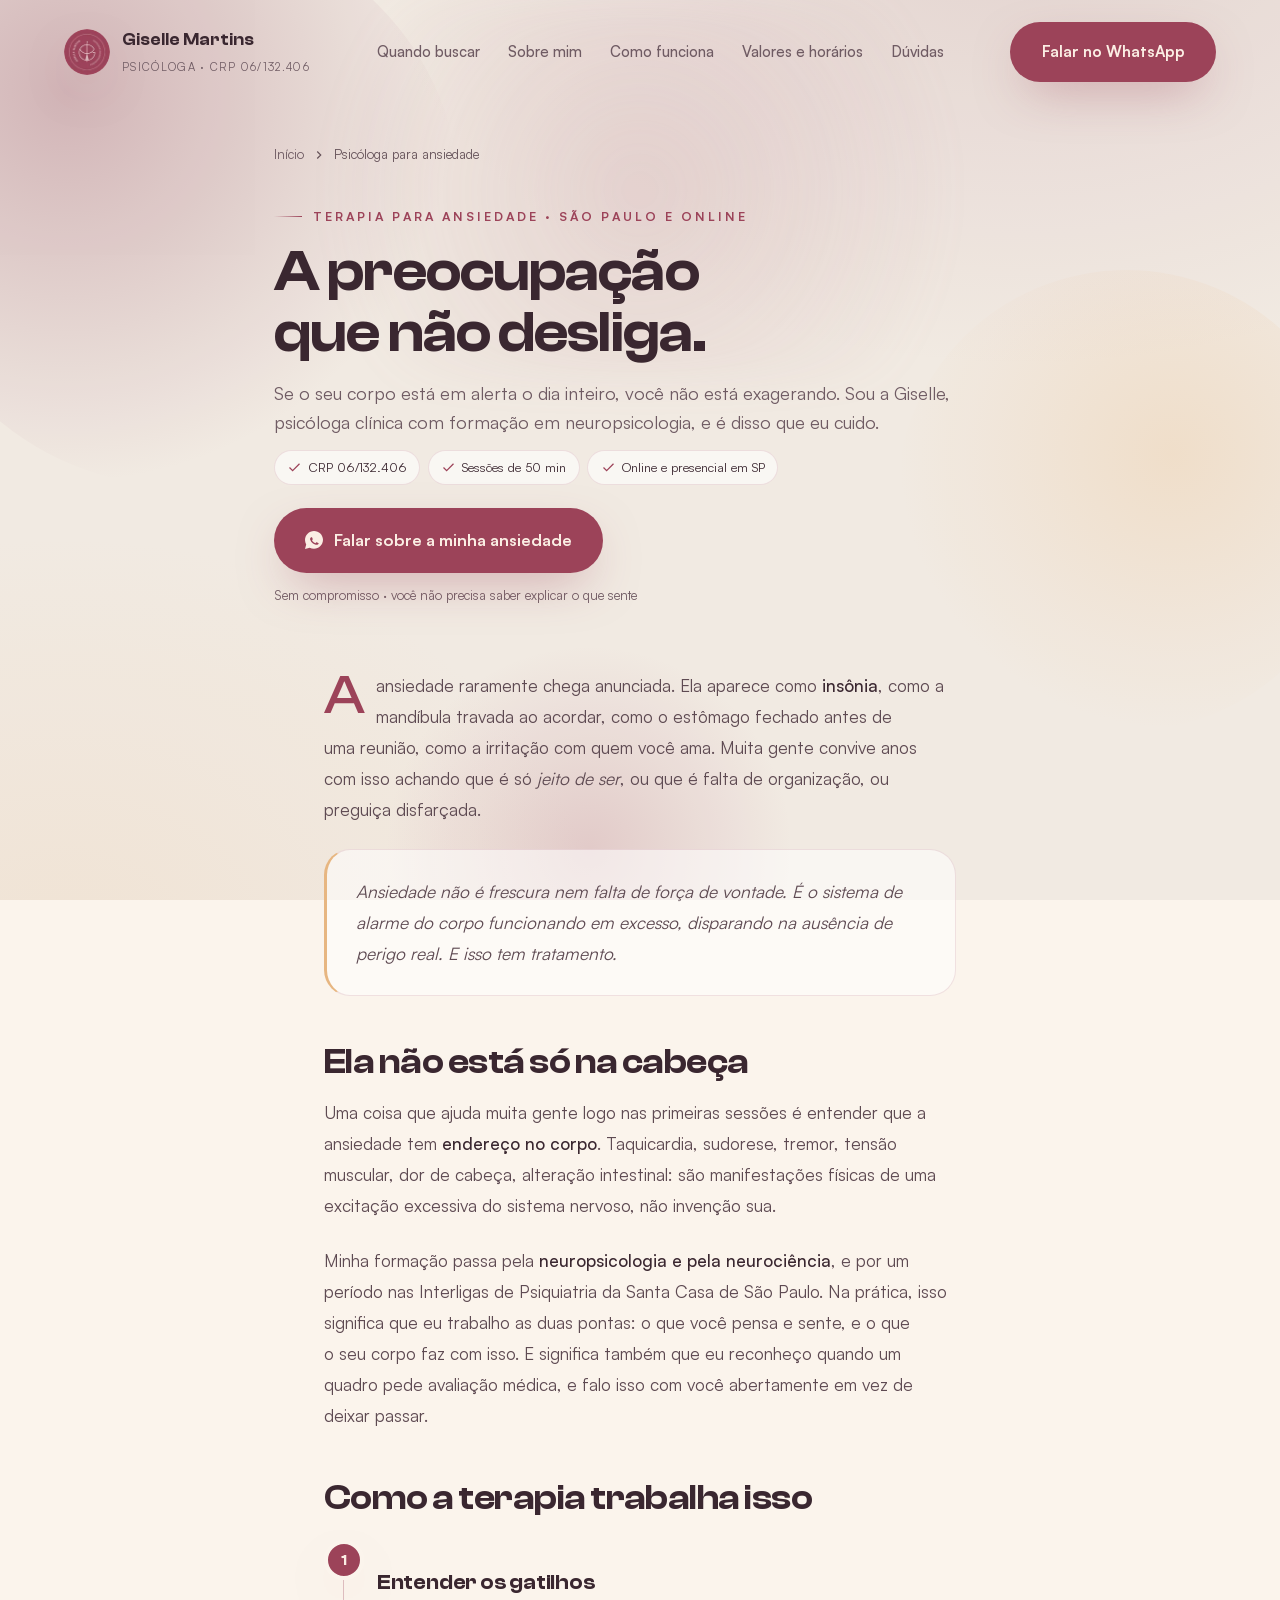
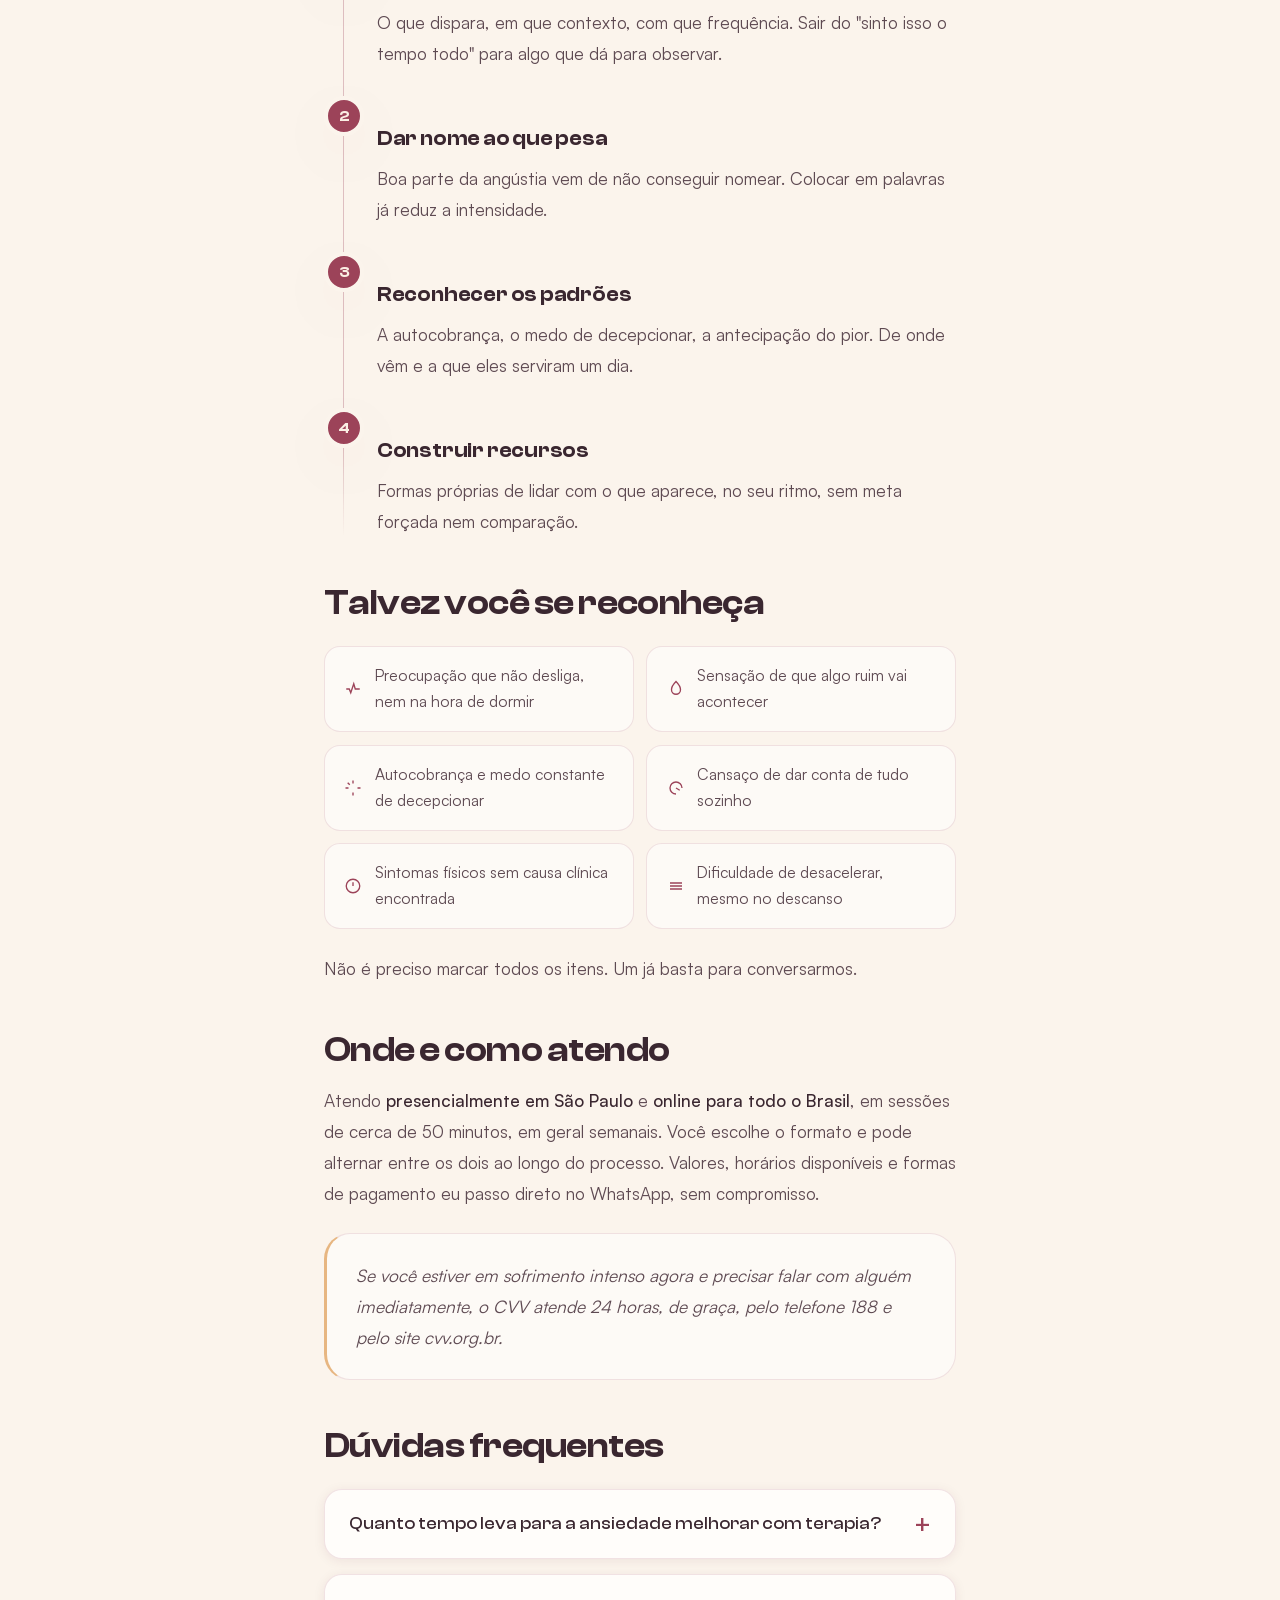
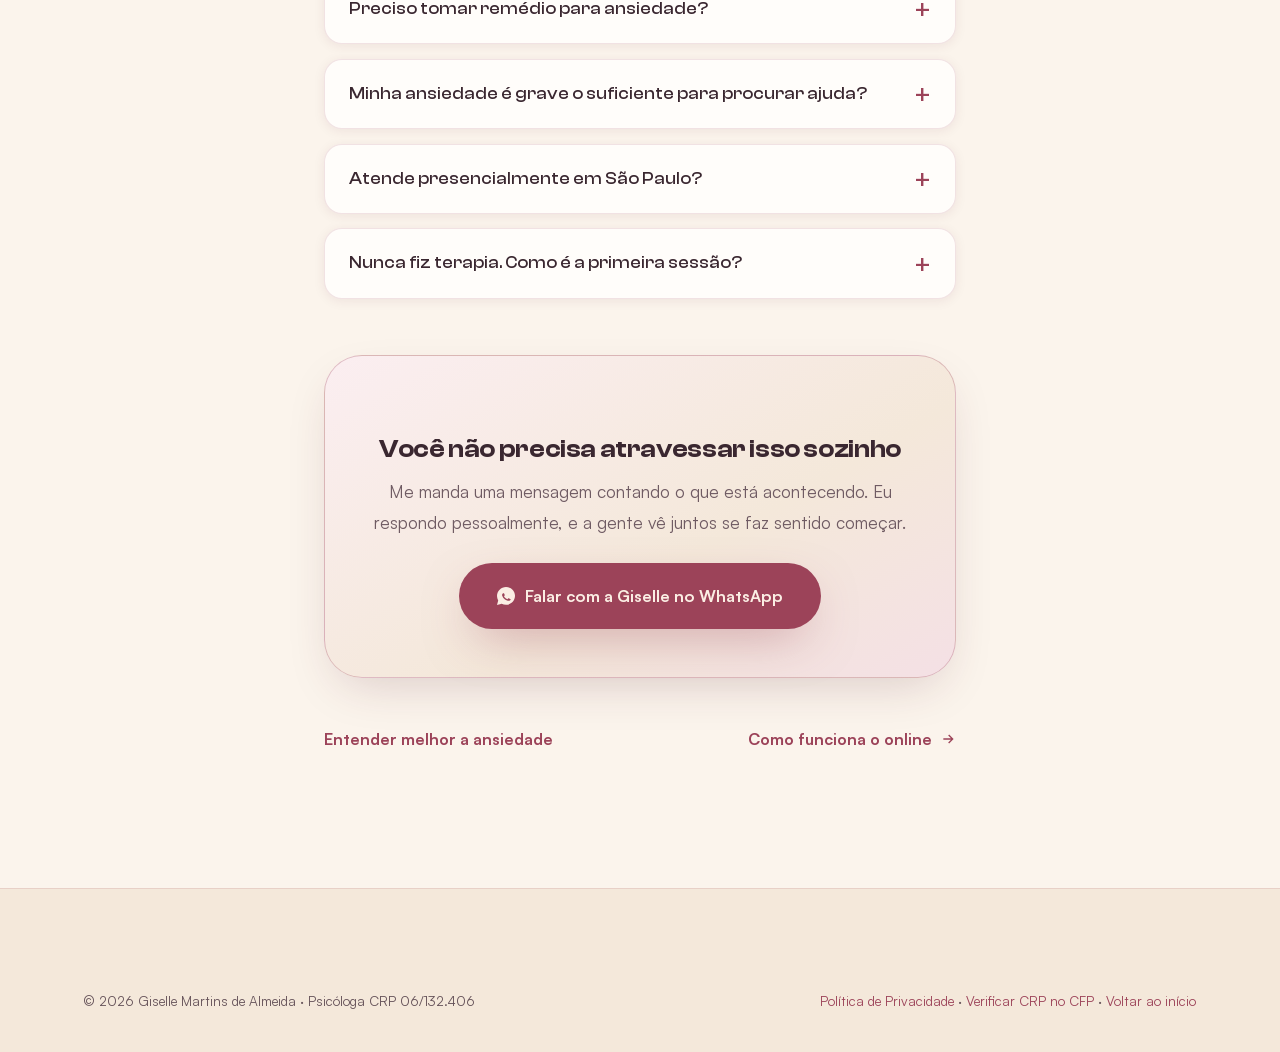
<file: psicologa-ansiedade-sao-paulo.html>
<!DOCTYPE html>
<html lang="pt-BR">
<head>
  <meta charset="UTF-8" />
  <meta name="viewport" content="width=device-width, initial-scale=1.0" />
  <!-- Google tag (gtag.js), carregada fora do caminho critico.
       O script sao 187 KB e ~163 ms de linha principal. Subir na ociosidade
       (ou no primeiro toque, o que vier antes) tira isso da primeira
       renderizacao sem perder o pageview: o GA4 registra quando ele sobe. -->
  <script>
    window.dataLayer = window.dataLayer || [];
    function gtag(){dataLayer.push(arguments);}
    gtag('js', new Date());
    gtag('config', 'G-RFCD1X5SDE');
    (function () {
      var subiu = false;
      function sobe() {
        if (subiu) return; subiu = true;
        var s = document.createElement('script');
        s.async = true;
        s.src = 'https://www.googletagmanager.com/gtag/js?id=G-RFCD1X5SDE';
        document.head.appendChild(s);
      }
      // quem interage primeiro nao pode ficar sem medicao
      ['pointerdown', 'keydown', 'scroll'].forEach(function (ev) {
        addEventListener(ev, sobe, { once: true, passive: true });
      });
      if ('requestIdleCallback' in window) requestIdleCallback(sobe, { timeout: 3500 });
      else setTimeout(sobe, 2500);
    })();
  </script>
  <title>Psicóloga para Ansiedade em São Paulo e Online | Giselle Martins</title>
  <meta name="description" content="Terapia para ansiedade com psicóloga clínica e neuropsicóloga. Sessões de 50 min, online para todo o Brasil e presencial em SP. CRP 06/132.406." />
  <meta name="theme-color" content="#9c4359" />
  <link rel="icon" href="favicon.ico" sizes="32x32" />
  <link rel="icon" href="assets/img/favicon-512.png" type="image/png" sizes="512x512" />
  <link rel="apple-touch-icon" href="apple-touch-icon.png" />
  <link rel="canonical" href="https://psicologagisellemartins.com.br/psicologa-ansiedade-sao-paulo.html" />

  <meta property="og:title" content="Psicóloga para Ansiedade em São Paulo e Online | Giselle Martins" />
  <meta property="og:description" content="Terapia para ansiedade com psicóloga clínica e neuropsicóloga. Sessões de 50 minutos, online e presencial em São Paulo." />
  <meta property="og:type" content="website" />
  <meta property="og:locale" content="pt_BR" />
  <meta property="og:url" content="https://psicologagisellemartins.com.br/psicologa-ansiedade-sao-paulo.html" />
  <meta property="og:image" content="https://psicologagisellemartins.com.br/assets/img/giselle-hero.jpg" />
  <meta name="twitter:card" content="summary_large_image" />
  <meta name="twitter:title" content="Psicóloga para Ansiedade em São Paulo e Online | Giselle Martins" />
  <meta name="twitter:description" content="Terapia para ansiedade com psicóloga clínica e neuropsicóloga. Sessões de 50 minutos, online e presencial em São Paulo." />
  <meta name="twitter:image" content="https://psicologagisellemartins.com.br/assets/img/giselle-hero.jpg" />

  <link rel="preload" href="assets/fonts/clash-display-600.woff2" as="font" type="font/woff2" crossorigin />
  <link rel="preload" href="assets/fonts/satoshi-400.woff2" as="font" type="font/woff2" crossorigin />
  <!-- css:inline: main.css,article.css --><style>
@font-face {
  font-family: 'Clash Display';
  src: url('/assets/fonts/clash-display-500.woff2') format('woff2');
  font-weight: 500; font-style: normal; font-display: swap;
}
@font-face {
  font-family: 'Clash Display';
  src: url('/assets/fonts/clash-display-600.woff2') format('woff2');
  font-weight: 600; font-style: normal; font-display: swap;
}
@font-face {
  font-family: 'Satoshi';
  src: url('/assets/fonts/satoshi-400.woff2') format('woff2');
  font-weight: 400; font-style: normal; font-display: swap;
}
@font-face {
  font-family: 'Satoshi';
  src: url('/assets/fonts/satoshi-500.woff2') format('woff2');
  font-weight: 500; font-style: normal; font-display: swap;
}
@font-face {
  font-family: 'Satoshi';
  src: url('/assets/fonts/satoshi-700.woff2') format('woff2');
  font-weight: 700; font-style: normal; font-display: swap;
}
:root {
  --wine: #9c4359;
  --wine-700: #883a4d;
  --wine-800: #6f2f40;
  --wine-900: #561f30;
  --wine-soft: #b65f74;
  --mauve: #bc8693;
  --mauve-200: #e3c8cf;
  --gold: #f7d2a3;
  --gold-deep: #e7b681;
  --cream: #fbf4ec;
  --cream-2: #f4e8da;
  --ivory: #fffdfa;
  --sand: #efe2d2;
  --ink: #3a2730;
  --ink-2: #5e4a52;
  --txt: #5e4a52;
  --txt-strong: #3a2730;
  --txt-soft: #6f5b63;
  --txt-faint: #655259;
  --on-wine: #fbeee4;
  --on-wine-soft: #ecccd2;
  --on-wine-faint: #cfa6af;
  --glass: rgba(255, 255, 255, 0.55);
  --glass-strong: rgba(255, 255, 255, 0.8);
  --card: var(--ivory);
  --line: rgba(156, 67, 89, 0.14);
  --line-strong: rgba(156, 67, 89, 0.3);
  --w-glass: rgba(255, 255, 255, 0.08);
  --w-glass-strong: rgba(255, 255, 255, 0.14);
  --w-line: rgba(255, 255, 255, 0.18);
  --w-line-strong: rgba(247, 210, 163, 0.45);
  --glass-border: var(--line);
  --glass-border-strong: var(--line-strong);
  --grad-wine: linear-gradient(135deg, #b65f74 0%, #9c4359 52%, #6f2f40 100%);
  --grad-gold: linear-gradient(135deg, #fbe0bd, #f7d2a3 50%, #e7b681 100%);
  --grad-text: linear-gradient(120deg, #fbe6cc 0%, #f7d2a3 50%, #e7b681 100%);
  --shadow-sm: 0 2px 12px rgba(86, 31, 48, 0.08);
  --shadow-md: 0 18px 50px -16px rgba(86, 31, 48, 0.22);
  --shadow-lg: 0 40px 90px -24px rgba(86, 31, 48, 0.32);
  --glow-wine: 0 18px 50px -16px rgba(156, 67, 89, 0.5);
  --maxw: 1240px;
  --pad: clamp(1.25rem, 5vw, 6rem);
  --radius: 26px;
  --radius-lg: 38px;
  --radius-sm: 14px;
  --sec-top: clamp(3.5rem, 7vw, 6.5rem);
  --sec-bottom: clamp(4.25rem, 8.5vw, 8rem);
  --bar-h: 5.25rem;
  --z-float: 700;
  --z-bar: 750;
  --z-menu: 790;
  --z-nav: 800;
  --ease: cubic-bezier(0.22, 1, 0.36, 1);
  --ease-out: cubic-bezier(0.3, 0, 0.2, 1);
  --t-hover: 160ms;
  --t-state: 240ms;
  --ease-soft: cubic-bezier(0.16, 1, 0.3, 1);
  --font-display: 'Clash Display', 'Satoshi', system-ui, sans-serif;
  --font-body: 'Satoshi', system-ui, -apple-system, sans-serif;
}
*, *::before, *::after { box-sizing: border-box; margin: 0; padding: 0; }
html { -webkit-text-size-adjust: 100%; }
:target, section[id], main[id] { scroll-margin-top: 88px; }
body {
  font-family: var(--font-body);
  background: var(--cream);
  color: var(--txt);
  line-height: 1.65;
  font-weight: 400;
  overflow-x: hidden;
  -webkit-font-smoothing: antialiased;
  text-rendering: optimizeLegibility;
  position: relative;
}
img { max-width: 100%; display: block; height: auto; }
a { color: inherit; text-decoration: none; }
ul { list-style: none; }
button { font-family: inherit; cursor: pointer; }
::selection { background: rgba(188, 134, 147, 0.4); color: var(--wine-900); }
.wrap { width: 100%; max-width: var(--maxw); margin-inline: auto; padding-inline: var(--pad); }
section { position: relative; }
.skip-link {
  position: absolute; left: 1rem; top: -100px; z-index: 1000;
  padding: .8rem 1.3rem; border-radius: 100px;
  background: var(--wine); color: var(--on-wine); font-weight: 600; font-size: .9rem;
  transition: top .25s var(--ease);
}
.skip-link:focus-visible { top: 1rem; }
h1, h2, h3, h4 {
  font-family: var(--font-display); font-weight: 600; line-height: 1.05;
  letter-spacing: -0.015em; color: var(--txt-strong);
  text-wrap: balance;
}
p { text-wrap: pretty; }
.eyebrow {
  font-family: var(--font-body); font-size: 0.78rem; font-weight: 600;
  letter-spacing: 0.24em; text-transform: uppercase; color: var(--wine);
  display: inline-flex; align-items: center; gap: 0.7rem;
}
.eyebrow::before { content: ''; width: 28px; height: 1px; background: linear-gradient(90deg, transparent, var(--wine)); }
.display-1 { font-size: clamp(2.6rem, 7.5vw, 5.6rem); font-weight: 600; letter-spacing: -0.035em; line-height: 1.02; }
.display-2 { font-size: clamp(2rem, 4.4vw, 3.4rem); letter-spacing: -0.025em; line-height: 1.08; }
.lead { font-size: clamp(1.02rem, 1.35vw, 1.2rem); color: var(--txt-soft); font-weight: 400; max-width: 58ch; line-height: 1.62; }
.grad-text { background: var(--grad-text); -webkit-background-clip: text; background-clip: text; -webkit-text-fill-color: transparent; color: transparent; }
.italic-serif { font-style: italic; }
.section-head { max-width: 700px; margin-bottom: clamp(2.2rem, 4.5vw, 3.4rem); }
.section-head h2 { margin: 1rem 0 .9rem; }
.section-head .lead { max-width: 54ch; }
.ambient {
  position: fixed; inset: 0; z-index: -2; overflow: hidden; pointer-events: none;
  transform: translateZ(0);
  contain: paint;
  background:
    radial-gradient(1100px 760px at 80% -10%, rgba(188, 134, 147, 0.22), transparent 60%),
    radial-gradient(900px 680px at 5% 105%, rgba(247, 210, 163, 0.2), transparent 60%),
    var(--cream);
}
.orb { position: absolute; border-radius: 50%; opacity: 0.5; will-change: transform; }
.orb--1 { width: 44vw; height: 44vw; left: -8vw; top: -6vw; background: radial-gradient(circle at 30% 30%, var(--mauve), transparent 70%); animation: drift1 24s var(--ease-soft) infinite alternate; }
.orb--2 { width: 36vw; height: 36vw; right: -6vw; top: 30vh; background: radial-gradient(circle at 60% 40%, var(--gold), transparent 70%); opacity: 0.35; animation: drift2 28s var(--ease-soft) infinite alternate; }
.orb--3 { width: 32vw; height: 32vw; left: 30vw; bottom: -12vw; background: radial-gradient(circle at 50% 50%, var(--wine-soft), transparent 70%); opacity: 0.22; animation: drift3 32s var(--ease-soft) infinite alternate; }
@keyframes drift1 { to { transform: translate3d(8vw, 6vh, 0) scale(1.12); } }
@keyframes drift2 { to { transform: translate3d(-7vw, -5vh, 0) scale(1.1); } }
@keyframes drift3 { to { transform: translate3d(5vw, -8vh, 0) scale(1.18); } }
.grain {
  position: fixed; inset: 0; z-index: -1; pointer-events: none; opacity: 0.04;
  transform: translateZ(0);
  background-image: url("data:image/svg+xml,%3Csvg viewBox='0 0 200 200' xmlns='http://www.w3.org/2000/svg'%3E%3Cfilter id='n'%3E%3CfeTurbulence type='fractalNoise' baseFrequency='0.85' numOctaves='3' stitchTiles='stitch'/%3E%3C/filter%3E%3Crect width='100%25' height='100%25' filter='url(/assets/css/%23n)'/%3E%3C/svg%3E");
}
.nav {
  position: fixed; top: 0; left: 0; right: 0; z-index: 800;
  transform: translateZ(0);
  display: flex; align-items: center; justify-content: space-between;
  padding: 1.4rem var(--pad);
  transition: padding var(--t-state) var(--ease-out), background var(--t-state), border-color var(--t-state), box-shadow var(--t-state);
  border-bottom: 1px solid transparent;
}
.nav.scrolled {
  padding-block: 0.8rem;
  background: rgba(251, 244, 236, 0.96);
  border-bottom: 1px solid var(--line); box-shadow: var(--shadow-sm);
}
.brand { display: flex; align-items: center; gap: 0.75rem; }
.brand__logo { width: 46px; height: 46px; border-radius: 50%; object-fit: cover; box-shadow: var(--glow-wine); }
.brand__name { font-family: var(--font-display); font-weight: 600; font-size: 1.05rem; line-height: 1.05; color: var(--txt-strong); transition: color var(--t-state); }
.brand__crp { font-size: 0.64rem; letter-spacing: 0.18em; color: var(--txt-soft); text-transform: uppercase; transition: color var(--t-state); }
.nav__links { display: flex; align-items: center; gap: 0.35rem; }
.nav__link { position: relative; padding: 0.6rem 1rem; font-size: 0.92rem; font-weight: 500; color: var(--txt-soft); transition: color .35s; }
.nav__link::after { content: ''; position: absolute; left: 1rem; right: 1rem; bottom: 0.35rem; height: 1px; background: var(--wine); transform: scaleX(0); transform-origin: left; transition: transform var(--t-state) var(--ease-out); }
.nav__link:hover { color: var(--wine); }
.nav__link:hover::after { transform: scaleX(1); }
.nav__cta { display: inline-flex; }
.nav__burger { display: none; flex-direction: column; gap: 5px; background: none; border: 0; padding: 8px; }
.nav__burger span { width: 24px; height: 2px; background: var(--wine); border-radius: 2px; transition: var(--t-state) var(--ease-out); }
.mobile-menu {
  position: fixed; inset: 0; z-index: 790;
  background: rgba(111, 47, 64, 0.985);
  display: flex; flex-direction: column; justify-content: center; align-items: center; gap: 0.5rem;
  opacity: 0; visibility: hidden; transition: opacity var(--t-state) var(--ease-out), visibility var(--t-state);
}
.mobile-menu.open { opacity: 1; visibility: visible; }
.mobile-menu a { font-family: var(--font-display); font-size: clamp(1.6rem, 6.2vw, 2.2rem); color: var(--on-wine); padding: 0.35rem; transition: color .3s; }
.mobile-menu a:hover { color: var(--gold); }
.mobile-menu__cta {
  margin-top: 1.2rem; padding: .85rem 1.8rem !important; border-radius: 100px;
  background: var(--gold); color: var(--wine-900) !important;
  font-size: 1.15rem !important; font-weight: 600;
}
body.menu-open { overflow: hidden; }
.btn {
  position: relative; display: inline-flex; align-items: center; gap: 0.65rem;
  padding: 1rem 1.9rem; border-radius: 100px; font-weight: 600; font-size: 0.96rem;
  border: 1px solid transparent; overflow: hidden; isolation: isolate;
  transition: transform var(--t-hover) var(--ease-out), box-shadow var(--t-hover) var(--ease-out), color var(--t-hover) var(--ease-out), background var(--t-hover) var(--ease-out), border-color var(--t-hover) var(--ease-out);
}
.btn svg { width: 18px; height: 18px; }
.btn--primary { background: var(--wine); color: var(--on-wine); box-shadow: var(--glow-wine); }
.btn--primary::before { content: ''; position: absolute; inset: 0; z-index: -1; background: var(--grad-wine); opacity: 0; transition: opacity var(--t-hover) var(--ease-out); }
.btn--primary:hover { transform: translateY(-3px); box-shadow: 0 22px 50px -14px rgba(156,67,89,0.65); }
.btn--primary:hover::before { opacity: 1; }
.btn:active { transform: translateY(0) scale(.985); transition-duration: .08s; }
.btn--ghost { background: transparent; color: var(--wine); border-color: var(--line-strong); }
.btn--ghost:hover { border-color: var(--wine); background: rgba(156,67,89,0.06); transform: translateY(-3px); }
.btn--lg { padding: 1.15rem 2.3rem; font-size: 1.02rem; }
.link-arrow { display: inline-flex; align-items: center; gap: 0.5rem; color: var(--wine); font-weight: 600; }
.link-arrow svg { width: 16px; transition: transform .35s var(--ease); }
.link-arrow:hover svg { transform: translateX(5px); }
.hero {
  min-height: 100svh; display: flex; align-items: center;
  padding-top: 6.5rem; padding-bottom: 2.5rem; overflow: hidden;
  background: linear-gradient(180deg, #fdf8f2 0%, var(--cream) 55%, #f6ebdf 100%);
  color: var(--ink);
}
.hero::before {
  content: ''; position: absolute; right: -8%; top: 50%; translate: 0 -50%;
  width: 60vw; height: 60vw; max-width: 760px; max-height: 760px; z-index: 0; opacity: 0.05;
  background: url('/assets/img/gm-simbolo-wine.png') center/contain no-repeat;
}
.hero::after {
  content: ''; position: absolute; inset: 0; z-index: 0; pointer-events: none;
  background: radial-gradient(900px 520px at 72% -5%, rgba(188,134,147,0.22), transparent 60%);
}
.hero h1, .hero h2 { color: var(--ink); }
.hero .grad-text { display: inline-block; padding-right: 0.14em; margin-right: -0.06em; background: linear-gradient(120deg, var(--wine), var(--mauve)); -webkit-background-clip: text; background-clip: text; -webkit-text-fill-color: transparent; color: transparent; }
.hero .lead { color: var(--txt-soft); }
.hero__grid { position: relative; z-index: 2; display: grid; grid-template-columns: 1.1fr 0.9fr; gap: clamp(2rem, 4.5vw, 4.5rem); align-items: center; width: 100%; }
.hero__content { position: relative; z-index: 2; }
.hero h1 { margin: 0.7rem 0 0.9rem; font-size: clamp(2.05rem, 3.9vw, 3.35rem); letter-spacing: -0.03em; line-height: 1.04; }
.hero .lead { font-size: clamp(1rem, 1.2vw, 1.1rem); max-width: 50ch; }
.hero .lead b { display: block; margin-top: .7rem; color: var(--txt-strong); font-weight: 500; }
.hero h1 .line { display: block; overflow: hidden; padding-bottom: 0.08em; }
.hero h1 .line > span { display: block; transform: translateY(110%); animation: heroLine 1.1s var(--ease) forwards; }
.hero h1 .line:nth-child(2) > span { animation-delay: .12s; }
.hero h1 .line:nth-child(3) > span { animation-delay: .24s; }
@keyframes heroLine { to { transform: translateY(0); } }
.hero__intro { opacity: 0; animation: fadeUp 1s var(--ease) .5s forwards; }
.hero__actions { display: flex; flex-wrap: wrap; gap: .8rem; margin-top: 1.2rem; opacity: 0; animation: fadeUp 1s var(--ease) .65s forwards; }
.hero__micro { margin-top: .75rem; font-size: .82rem; line-height: 1.55; color: var(--txt-soft); opacity: 0; animation: fadeUp 1s var(--ease) .8s forwards; }
.hero__id { display: none; align-items: center; gap: .8rem; opacity: 0; animation: fadeUp 1s var(--ease) .35s forwards; }
.hero__id img { width: 58px; height: 58px; border-radius: 50%; object-fit: cover; object-position: center 18%; border: 2px solid var(--ivory); box-shadow: var(--shadow-md); flex-shrink: 0; }
.hero__id b { display: block; font-family: var(--font-display); font-size: 1.05rem; font-weight: 600; color: var(--txt-strong); line-height: 1.2; }
.hero__id span { font-size: .78rem; letter-spacing: .1em; text-transform: uppercase; color: var(--wine); }
@keyframes fadeUp { from { opacity: 0; transform: translateY(24px); } to { opacity: 1; transform: none; } }
.hero__portrait { position: relative; z-index: 1; opacity: 0; animation: fadeUp 1.2s var(--ease) .4s forwards; }
.portrait-card {
  position: relative; border-radius: var(--radius-lg); overflow: hidden;
  border: 1px solid var(--line-strong); box-shadow: var(--shadow-lg);
  background: var(--ivory); animation: floaty 7s var(--ease-soft) infinite alternate;
}
.portrait-card img { width: 100%; aspect-ratio: 4/5; object-fit: cover; object-position: center 18%; }
.portrait-card::after { content: ''; position: absolute; inset: 0; background: linear-gradient(180deg, rgba(86,31,48,0.05) 0%, transparent 32%, transparent 56%, rgba(86,31,48,0.62)); }
.portrait-badge {
  position: absolute; right: 1rem; bottom: 1rem; z-index: 4;
  display: flex; align-items: center; gap: 0.6rem; padding: 0.65rem 0.95rem; border-radius: 100px;
  background: rgba(255,255,255,0.94); border: 1px solid rgba(255,255,255,0.6); max-width: calc(100% - 2rem); box-shadow: var(--shadow-sm);
}
.portrait-badge i { width: 9px; height: 9px; border-radius: 50%; background: #3fae6b; box-shadow: 0 0 12px #6fd49a; flex-shrink: 0; animation: pulse 2s infinite; }
.portrait-badge span { font-size: 0.78rem; color: var(--wine-900); font-weight: 500; line-height: 1.25; }
@keyframes pulse { 0%,100%{opacity:1;} 50%{opacity:.35;} }
@keyframes floaty { to { transform: translateY(-12px); } }
.hero__chip {
  position: absolute; z-index: 4; padding: 0.6rem 0.95rem; border-radius: 14px;
  background: rgba(255,255,255,0.93);
  border: 1px solid var(--line-strong); font-size: 0.8rem; color: var(--ink); box-shadow: var(--shadow-md); white-space: nowrap;
}
.hero__chip--2 { top: 1rem; right: 1rem; left: auto; bottom: auto; animation: floaty 6s var(--ease-soft) .6s infinite alternate-reverse; }
.hero__chip b { color: var(--wine); }
.scroll-hint { position: absolute; left: 50%; bottom: 2rem; translate: -50% 0; z-index: 3; display: flex; flex-direction: column; align-items: center; gap: 0.6rem; font-size: 0.68rem; letter-spacing: 0.3em; text-transform: uppercase; color: var(--txt-faint); opacity: 0; animation: fadeUp 1s 1.1s forwards; }
.scroll-hint i { width: 1px; height: 46px; background: linear-gradient(var(--wine), transparent); position: relative; overflow: hidden; }
.scroll-hint i::after { content:''; position:absolute; top:-50%; left:0; width:100%; height:50%; background:var(--wine); animation: scrollDot 1.8s var(--ease) infinite; }
@keyframes scrollDot { to { top: 100%; } }
.reveal { opacity: 0; transform: translateY(40px); transition: opacity 1s var(--ease), transform 1s var(--ease); }
.reveal.in { opacity: 1; transform: none; }
.reveal[data-delay="1"] { transition-delay: .1s; }
.reveal[data-delay="2"] { transition-delay: .2s; }
.reveal[data-delay="3"] { transition-delay: .3s; }
.reveal[data-delay="4"] { transition-delay: .4s; }
.section-pad { padding-block: var(--sec-top) var(--sec-bottom); }
.section--tint {
  background: linear-gradient(180deg, transparent, rgba(239,226,210,.55) 12%, rgba(239,226,210,.55) 88%, transparent);
}
.about__grid { display: grid; grid-template-columns: 0.9fr 1.1fr; gap: clamp(2.5rem, 6vw, 5.5rem); align-items: center; }
.about__media { position: relative; }
.about__photo { border-radius: var(--radius-lg); overflow: hidden; border: 1px solid var(--line); box-shadow: var(--shadow-lg); }
.about__photo img { width: 100%; aspect-ratio: 4/5; object-fit: cover; transition: transform 1.2s var(--ease); }
.about__media:hover .about__photo img { transform: scale(1.05); }
.about__quote {
  position: absolute; right: -1.5rem; bottom: -1.5rem; max-width: 280px; padding: 1.4rem 1.6rem; border-radius: 22px;
  background: var(--wine); color: var(--on-wine); box-shadow: var(--glow-wine);
}
.about__quote p { font-family: var(--font-display); font-style: italic; font-size: 1rem; color: var(--on-wine); line-height: 1.4; }
.about__quote cite { display: block; margin-top: 0.7rem; font-size: 0.78rem; color: var(--gold); font-style: normal; }
.about__text p { color: var(--txt); margin-bottom: 1.2rem; }
.about__text p strong { color: var(--txt-strong); font-weight: 600; }
.credentials { display: grid; gap: 0.2rem; margin: 2rem 0; }
.credential { display: flex; gap: 0.9rem; align-items: flex-start; padding: 0.9rem 0; border-top: 1px solid var(--line); }
.credential svg { width: 22px; height: 22px; color: var(--wine); flex-shrink: 0; margin-top: 2px; }
.credential b { color: var(--txt-strong); font-weight: 600; display: block; }
.credential span { font-size: 0.88rem; color: var(--txt-faint); }
.space-text .lead { margin-bottom: 1.6rem; }
.space-gallery { display: grid; grid-template-columns: 1fr 1fr; grid-template-rows: auto auto; gap: 1rem; width: 100%; max-width: 500px; margin-inline: auto; }
.space-gallery figure { border-radius: var(--radius); overflow: hidden; border: 1px solid var(--line); box-shadow: var(--shadow-md); }
.space-gallery figure img { width: 100%; height: 100%; object-fit: cover; transition: transform 1s var(--ease); }
.space-gallery figure:hover img { transform: scale(1.06); }
.space-gallery .g-main { grid-column: 1 / -1; aspect-ratio: 16/10; }
.space-gallery .g-a, .space-gallery .g-b { aspect-ratio: 1/1; }
.cta {
  position: relative; border-radius: var(--radius-lg); overflow: hidden;
  padding: clamp(3.2rem, 7vw, 5.8rem) clamp(1.5rem, 6vw, 5rem); text-align: center;
  background: var(--grad-wine);
  box-shadow: 0 40px 90px -30px rgba(86, 31, 48, 0.55);
}
.cta::before { content: ''; position: absolute; right: -6%; top: -40%; width: 55%; height: 180%; z-index: 0; opacity: 0.09; background: url('/assets/img/gm-simbolo-branco.webp') center/contain no-repeat; }
.cta::after { content: ''; position: absolute; inset: 0; z-index: 0; pointer-events: none; background: radial-gradient(760px circle at 50% -25%, rgba(247,210,163,0.22), transparent 62%); }
.cta > * { position: relative; z-index: 1; }
.cta h2 { margin-bottom: 1.2rem; color: var(--on-wine); }
.cta .eyebrow { justify-content: center; color: var(--gold); }
.cta .eyebrow::before { background: linear-gradient(90deg, transparent, var(--gold)); }
.cta .lead { margin: 0 auto; color: var(--on-wine-soft); }
.cta__actions { display: flex; gap: .9rem; justify-content: center; flex-wrap: wrap; }
.cta .hero__micro { color: var(--on-wine-faint); animation: none; opacity: 1; }
.cta .btn--primary { background: var(--grad-gold); color: var(--wine-900); box-shadow: 0 18px 44px -14px rgba(0,0,0,.45); }
.cta .btn--primary::before { display: none; }
.cta .btn--primary:hover { box-shadow: 0 24px 54px -14px rgba(0,0,0,.55); }
.cta .btn--ghost { background: rgba(255,255,255,0.08); color: var(--on-wine); border-color: var(--w-line); }
.cta .btn--ghost:hover { background: rgba(255,255,255,0.16); border-color: var(--w-line-strong); }
.footer { background: var(--cream-2); color: var(--txt-soft); border-top: 1px solid var(--line); padding-top: clamp(3rem, 6vw, 4.5rem); padding-bottom: 2.5rem; }
.footer__grid { display: grid; grid-template-columns: 1.6fr 1fr 1.1fr; gap: 2rem clamp(2rem, 5vw, 4rem); margin-bottom: 2.5rem; }
.footer .brand__name { color: var(--txt-strong); }
.footer .brand__crp { color: var(--txt-faint); }
.footer__brand p { color: var(--txt-soft); max-width: 34ch; margin-top: 1rem; font-size: 0.92rem; }
.footer h4, .footer__col h2 { font-size: 0.8rem; letter-spacing: 0.2em; text-transform: uppercase; color: var(--wine); margin-bottom: 1.1rem; font-family: var(--font-body); font-weight: 600; line-height: 1.4; }
.footer__col a, .footer__col p { display: block; color: var(--txt-soft); padding: 0.35rem 0; font-size: 0.95rem; transition: color .3s; }
.footer__col a:hover { color: var(--wine); }
.socials { display: flex; gap: 0.7rem; margin-top: 1.4rem; }
.socials a { width: 42px; height: 42px; border-radius: 12px; display: grid; place-items: center; background: var(--ivory); border: 1px solid var(--line); color: var(--wine); transition: var(--t-hover) var(--ease-out); }
.socials a:hover { background: var(--wine); border-color: var(--wine); color: var(--ivory); transform: translateY(-3px); }
.socials svg { width: 18px; height: 18px; }
.footer__bottom { display: flex; justify-content: space-between; align-items: center; gap: 1rem; flex-wrap: wrap; padding-top: 1.8rem; border-top: 1px solid var(--line); }
.footer__bottom p { font-size: 0.84rem; color: var(--txt-faint); }
.footer__bottom a { color: var(--wine); }
.wa-float { position: fixed; right: 1.5rem; bottom: calc(1.5rem + env(safe-area-inset-bottom)); z-index: 700; width: 60px; height: 60px; border-radius: 50%; display: grid; place-items: center; background: #25D366; box-shadow: 0 12px 30px -8px rgba(37,211,102,0.6); transition: transform var(--t-hover) var(--ease-out); }
.wa-float::before { content:''; position:absolute; inset:0; border-radius:50%; border:2px solid #25D366; animation: pulseRing 2.4s infinite; }
.wa-float:hover { transform: scale(1.08); }
.wa-float svg { width: 32px; height: 32px; fill: #fff; }
@keyframes pulseRing { 0%{transform:scale(1);opacity:.7;} 100%{transform:scale(1.7);opacity:0;} }
.mobile-cta {
  position: fixed; left: 0; right: 0; bottom: 0; z-index: 750; display: none;
  padding: .65rem 1rem calc(.65rem + env(safe-area-inset-bottom));
  background: rgba(251, 244, 236, 0.97);
  border-top: 1px solid var(--line); box-shadow: 0 -8px 30px -18px rgba(86, 31, 48, 0.4);
}
.mobile-cta .btn { width: 100%; justify-content: center; min-height: 52px; }
@media (prefers-reduced-motion: reduce) {
  *, *::before, *::after { animation-duration: .001ms !important; animation-iteration-count: 1 !important; transition-duration: .001ms !important; scroll-behavior: auto !important; }
  .orb { animation: none; }
}
:focus-visible { outline: 2px solid var(--wine); outline-offset: 3px; border-radius: 4px; }
.mobile-cta a:focus-visible { outline-offset: -3px; }
.hero__assur { display: flex; flex-wrap: wrap; gap: 0.5rem; margin: 0.8rem 0; opacity: 0; animation: fadeUp 1s var(--ease) .75s forwards; }
.hero__assur span { display: inline-flex; align-items: center; gap: 0.4rem; padding: 0.4rem 0.82rem; border-radius: 100px; background: rgba(255,255,255,0.6); border: 1px solid var(--line); font-size: 0.8rem; color: var(--ink); }
.hero__assur svg { width: 15px; height: 15px; color: var(--wine); flex-shrink: 0; }
.inline-cta {
  display: flex; align-items: center; justify-content: space-between; gap: 1.5rem; flex-wrap: wrap;
  margin-top: clamp(2rem, 4vw, 3rem); padding: 1.5rem 1.8rem; border-radius: var(--radius);
  background: var(--ivory); border: 1px solid var(--line-strong); box-shadow: var(--shadow-sm);
}
.inline-cta p { margin: 0; max-width: 48ch; color: var(--txt-strong); font-weight: 500; font-size: 1.02rem; }
.inline-cta .btn { flex-shrink: 0; }
.inline-cta svg { width: 18px; height: 18px; }
.practical { gap: 0.2rem clamp(1.5rem, 4vw, 3.5rem); }
.proof-bar { border-block: 1px solid var(--line); background: rgba(255,255,255,.45); }
.proof-bar .wrap { display: grid; grid-template-columns: repeat(4, minmax(0, 1fr)); gap: 1rem clamp(1.5rem, 4vw, 3.5rem); padding-block: clamp(1.5rem, 3vw, 2.2rem); }
.proof {
  display: grid; grid-template-columns: 22px 1fr; gap: 0 .8rem; align-items: center;
  font-size: .88rem; color: var(--txt-soft); line-height: 1.4;
}
.proof svg { width: 22px; height: 22px; color: var(--wine); }
.proof b { display: block; color: var(--txt-strong); font-weight: 600; font-size: .93rem; }
.proof a { color: var(--wine); text-decoration: underline; text-underline-offset: 3px; }
.needs { display: grid; grid-template-columns: repeat(2, minmax(0, 1fr)); gap: .2rem clamp(2rem, 5vw, 4rem); }
.need {
  display: grid; grid-template-columns: 42px 1fr; gap: 0 1rem; align-items: start;
  padding: 1.3rem 0; border-top: 1px solid var(--line);
  transition: border-color var(--t-state) var(--ease-out);
}
.need:hover { border-color: var(--line-strong); }
.need__icon {
  grid-row: span 2; width: 42px; height: 42px; border-radius: 12px;
  display: grid; place-items: center; color: var(--wine);
  background: linear-gradient(140deg, rgba(156,67,89,0.09), rgba(247,210,163,0.2));
  transition: background var(--t-state) var(--ease-out), color var(--t-state) var(--ease-out);
}
.need:hover .need__icon { background: var(--wine); color: var(--gold); }
.need__icon svg { width: 21px; height: 21px; }
.need h3 { font-size: 1.02rem; margin: .1rem 0 .3rem; color: var(--ink); letter-spacing: -.01em; }
.need p { font-size: 0.9rem; color: var(--txt-soft); line-height: 1.55; }
.needs-note { margin-top: 2.2rem; display: flex; flex-wrap: wrap; align-items: center; gap: 0.6rem 1.2rem; color: var(--txt-soft); font-size: .94rem; }
.needs-note .reads { display: inline-flex; flex-wrap: wrap; gap: 0.4rem 1rem; }
.needs-note .reads a { color: var(--wine); font-weight: 500; }
.needs-note .reads a:hover { text-decoration: underline; }
.steps { display: grid; gap: 0; }
.step { position: relative; padding: 0 0 1.7rem 3.3rem; }
.step::before {
  content: ''; position: absolute; left: 19px; top: 40px; bottom: 0; width: 1px;
  background: var(--line-strong);
}
.step:last-child::before { background: linear-gradient(180deg, var(--line-strong), transparent); }
.step:last-child { padding-bottom: 0; }
.step__n {
  position: absolute; left: 0; top: 0; margin: 0;
  font-family: var(--font-display); font-size: .95rem; font-weight: 600; color: var(--on-wine);
  display: grid; place-items: center; width: 40px; height: 40px; border-radius: 50%;
  background: var(--wine); border: 4px solid var(--cream); box-shadow: var(--glow-wine);
}
.step h3 { font-size: 1.08rem; margin-bottom: 0.4rem; color: var(--ink); letter-spacing: -.01em; }
.step p { font-size: 0.94rem; color: var(--txt-soft); }
@media (min-width: 860px) {
  .steps--row { grid-template-columns: repeat(4, 1fr); gap: clamp(1.2rem, 2.5vw, 2rem); }
  .steps--row .step { padding: 3.4rem 0 0; }
  .steps--row .step::before {
    left: 0; right: calc(-1 * clamp(1.2rem, 2.5vw, 2rem)); top: 20px;
    bottom: auto; width: auto; height: 1px;
    background: var(--line-strong);
  }
  .steps--row .step:last-child::before { right: 0; background: linear-gradient(90deg, var(--line-strong), transparent); }
  .steps--row .step p { max-width: 34ch; }
}
.process-grid { display: grid; grid-template-columns: 1.05fr 0.95fr; gap: clamp(2rem, 5vw, 4rem); align-items: center; margin-top: clamp(2.5rem, 5vw, 4rem); }
.trust { display: grid; grid-template-columns: repeat(2, minmax(0, 1fr)); gap: 0.2rem clamp(1.5rem, 4vw, 3.5rem); }
.trust__item { display: grid; grid-template-columns: 24px 1fr; gap: 0 .85rem; align-items: start; padding: 1.05rem 0; border-top: 1px solid var(--line); }
.trust__item svg { grid-row: span 2; width: 22px; height: 22px; color: var(--wine); margin-top: 3px; }
.trust__item b { color: var(--txt-strong); font-weight: 600; display: block; margin-bottom: .12rem; }
.trust__item span { font-size: 0.89rem; color: var(--txt-soft); line-height: 1.55; }
.trust__item--key { border-top-color: var(--line-strong); }
.trust__item--key b { color: var(--wine); }
.faq { display: grid; gap: 0.9rem; max-width: 840px; margin-inline: auto; }
.faq details { background: var(--card); border: 1px solid var(--line); border-radius: 18px; padding: 0 1.5rem; box-shadow: var(--shadow-sm); transition: border-color var(--t-state) var(--ease-out), box-shadow var(--t-state) var(--ease-out); }
.faq details[open] { border-color: var(--line-strong); box-shadow: var(--shadow-md); }
.faq summary { list-style: none; cursor: pointer; padding: 1.25rem 0; font-family: var(--font-display); font-weight: 500; font-size: 1.08rem; color: var(--ink); display: flex; justify-content: space-between; gap: 1.2rem; align-items: center; }
.faq summary::-webkit-details-marker { display: none; }
.faq summary::after { content: '+'; font-family: var(--font-body); font-size: 1.6rem; line-height: 1; color: var(--wine); transition: transform var(--t-state) var(--ease-out); }
.faq details[open] summary::after { transform: rotate(45deg); }
.faq__a { padding: 0 0 1.4rem; color: var(--txt-soft); font-size: 0.98rem; line-height: 1.75; max-width: 64ch; }
@media (hover: none) { .faq summary { cursor: pointer; } }
@media (max-width: 1024px) {
  .process-grid { grid-template-columns: 1fr; }
  .trust { grid-template-columns: 1fr; }
}
.section-head--center { text-align: center; margin-inline: auto; }
.section-head--center .eyebrow { justify-content: center; }
.section-head--center .lead { margin-inline: auto; }
.h-md { font-family: var(--font-display); font-size: clamp(1.6rem, 2.8vw, 2.1rem); letter-spacing: -.02em; line-height: 1.12; margin-bottom: .9rem; color: var(--txt-strong); }
.link-inline { color: var(--wine); text-decoration: underline; text-underline-offset: 3px; text-decoration-thickness: 1px; }
.link-inline:hover { text-decoration-thickness: 2px; }
.space-text__note { margin-top: 1.4rem; padding-top: 1.1rem; border-top: 1px solid var(--line); font-size: .86rem; color: var(--txt-faint); letter-spacing: .02em; }
.fibers {
  position: absolute; inset: 0; z-index: 0; width: 100%; height: 100%;
  pointer-events: none; opacity: 0;
  transition: opacity 1.2s var(--ease);
  mask-image: radial-gradient(120% 100% at 70% 40%, #000 25%, transparent 78%);
}
.fibers.on { opacity: .34; }
@media (prefers-reduced-motion: reduce) { .fibers { display: none; } }
.glow-card {
  --edge-proximity: 0;
  --cursor-angle: 45deg;
  --edge-sens: 28;
  position: relative; isolation: isolate;
  transform: translate3d(0, 0, .01px);
}
.glow-card::after {
  content: ''; position: absolute; inset: -1px; border-radius: inherit;
  pointer-events: none; z-index: 2;
  border: 1px solid transparent;
  background:
    conic-gradient(from 210deg, var(--wine), var(--gold-deep) 30%, var(--mauve) 55%, var(--wine) 80%, var(--wine))
    border-box;
  -webkit-mask:
    linear-gradient(#000 0 0) padding-box exclude,
    linear-gradient(#000 0 0) border-box;
  mask:
    linear-gradient(#000 0 0) padding-box,
    linear-gradient(#000 0 0) border-box;
  mask-composite: exclude;
  -webkit-mask-composite: xor;
  opacity: calc((var(--edge-proximity) - var(--edge-sens)) / (100 - var(--edge-sens)));
  transition: opacity .3s ease-out;
}
.glow-card::before {
  content: ''; position: absolute; inset: -14px; border-radius: inherit;
  pointer-events: none; z-index: -1;
  box-shadow: 0 0 24px 2px rgba(156, 67, 89, .28), 0 0 60px 6px rgba(231, 182, 129, .18);
  -webkit-mask-image: conic-gradient(from var(--cursor-angle) at center, #000 3%, transparent 12%, transparent 88%, #000 97%);
  mask-image: conic-gradient(from var(--cursor-angle) at center, #000 3%, transparent 12%, transparent 88%, #000 97%);
  opacity: calc((var(--edge-proximity) - var(--edge-sens)) / (100 - var(--edge-sens)));
  transition: opacity .35s ease-out;
}
@media (hover: none) { .glow-card::before, .glow-card::after { display: none; } }
.dock {
  position: fixed; left: 50%; bottom: 1.25rem; translate: -50% 0; z-index: var(--z-bar);
  display: none; align-items: flex-end; gap: .45rem;
  padding: .5rem .6rem; border-radius: 20px;
  background: rgba(251, 244, 236, .92);
  border: 1px solid var(--line-strong); box-shadow: var(--shadow-md);
  opacity: 0; transform: translateY(14px); pointer-events: none;
  transition: opacity var(--t-state) var(--ease-out), transform var(--t-state) var(--ease-out);
}
.dock.on { opacity: 1; transform: none; pointer-events: auto; }
@media (min-width: 900px) and (hover: hover) { .dock { display: flex; } }
.dock__item {
  --s: 44px;
  position: relative; flex: 0 0 auto;
  width: var(--s); height: var(--s); border-radius: 13px;
  display: grid; place-items: center;
  background: var(--ivory); border: 1px solid var(--line); color: var(--wine);
  transition: background .3s, color .3s, border-color .3s;
}
.dock__item svg { width: 45%; height: 45%; }
.dock__item:hover { background: var(--wine); border-color: var(--wine); color: var(--gold); }
.dock__item--cta { background: var(--wine); border-color: var(--wine); color: var(--on-wine); box-shadow: var(--glow-wine); }
.dock__item--cta:hover { background: var(--wine-800); color: var(--gold); }
.dock__item[aria-current="true"] { border-color: var(--wine); box-shadow: inset 0 0 0 1px var(--wine); }
.dock__label {
  position: absolute; bottom: calc(100% + 10px); left: 50%; translate: -50% 4px;
  padding: .3rem .65rem; border-radius: 8px; white-space: nowrap;
  background: var(--wine-900); color: var(--on-wine); font-size: .76rem; font-weight: 500;
  opacity: 0; pointer-events: none; transition: opacity .2s, translate .2s var(--ease);
}
.dock__item:hover .dock__label, .dock__item:focus-visible .dock__label { opacity: 1; translate: -50% 0; }
@media (prefers-reduced-motion: reduce) { .dock__item { --s: 44px !important; } }
@media (min-width: 900px) and (hover: hover) { .wa-float { display: none; } }
.hero__actions .btn--lg { padding-inline: 1.9rem; }
@media (min-width: 1025px) { .hero__grid { grid-template-columns: 1.16fr 0.84fr; } }
.hero::before { display: none; }
.scroll-hint { display: none; }
@media (min-width: 721px) {
  .hero__assur { gap: .45rem; }
  .hero__assur span { padding: .38rem .78rem; font-size: .79rem; }
}
@media (max-width: 720px) {
  .hero__actions .btn--lg { padding: 1rem 1.2rem; font-size: .97rem; }
  .cta__actions .btn--lg { padding: 1rem 1.2rem; font-size: .97rem; }
}
@media (max-width: 1024px) {
  .hero__grid { grid-template-columns: 1fr; gap: 2.5rem; }
  .hero__portrait { max-width: 400px; margin-inline: auto; }
  .about__grid { grid-template-columns: 1fr; }
  .about__media { max-width: 460px; margin-bottom: 1.5rem; }
  .footer__grid { grid-template-columns: 1fr 1fr; }
  .proof-bar .wrap { grid-template-columns: repeat(2, minmax(0, 1fr)); }
}
@media (max-width: 860px) {
  .practical { grid-template-columns: repeat(2, minmax(0, 1fr)); }
}
@media (max-width: 720px) {
  :root { --radius: 20px; --radius-lg: 26px; --radius-sm: 12px; }
  .nav__burger.active span:nth-child(1) { transform: translateY(7px) rotate(45deg); }
  .nav__burger.active span:nth-child(2) { opacity: 0; }
  .nav__burger.active span:nth-child(3) { transform: translateY(-7px) rotate(-45deg); }
  .footer__grid { grid-template-columns: 1fr; gap: 2.2rem; }
  .about__quote { position: static; margin-top: 1rem; max-width: none; }
  .scroll-hint { display: none; }
  .mobile-menu { justify-content: flex-start; padding: 6rem 1.5rem 3rem; overflow-y: auto; }
  .hero { padding-top: 4.75rem; padding-bottom: 2.5rem; min-height: 0; }
  .hero__portrait { display: none; }
  .hero__id { display: flex; }
  .hero .eyebrow { display: none; }
  .nav .brand > span { display: none; }
  .hero h1 { font-size: clamp(2rem, 8.4vw, 2.5rem); margin: .85rem 0 .7rem; }
  .hero .lead { font-size: .98rem; }
  .hero .lead b { margin-top: .55rem; }
  .hero__assur { gap: .4rem; margin: 1rem 0 0; }
  .hero__assur span { font-size: .75rem; padding: .34rem .68rem; }
  .hero__actions { flex-direction: column; gap: .6rem; margin-top: 1.1rem; }
  .hero__actions .btn { width: 100%; justify-content: center; }
  .mobile-cta { display: block; }
  .wa-float { display: none; }
  body { padding-bottom: calc(var(--bar-h) + env(safe-area-inset-bottom)); }
  .inline-cta { flex-direction: column; align-items: stretch; text-align: left; padding: 1.4rem 1.3rem; gap: 1.1rem; }
  .inline-cta .btn { justify-content: center; }
  .needs { grid-template-columns: 1fr; gap: 0; }
  .need { grid-template-columns: 36px 1fr; gap: 0 .9rem; padding: 1rem 0; }
  .need__icon { grid-row: span 2; width: 36px; height: 36px; border-radius: 10px; }
  .need__icon svg { width: 19px; height: 19px; }
  .need h3 { font-size: .97rem; margin: 0 0 .2rem; }
  .need p { font-size: .87rem; }
  .trust, .practical { grid-template-columns: 1fr; }
  .proof-bar .wrap { grid-template-columns: 1fr; gap: .2rem; }
  .proof { padding: .7rem 0; border-top: 1px solid var(--line); }
  .proof-bar .proof:first-child { border-top: 0; }
  .space-gallery { max-width: none; }
  .cta__actions .btn { width: 100%; justify-content: center; }
  .needs-note .reads a { display: inline-flex; align-items: center; min-height: 44px; }
  .nav__burger { padding: 14px 10px; }
  .footer__col a { padding: .72rem 0; }
  .footer__bottom a { display: inline-block; padding: .85rem 0; }
  .socials a { width: 46px; height: 46px; }
}
@media (min-width: 560px) and (max-width: 720px) {
  .needs { grid-template-columns: repeat(2, minmax(0, 1fr)); gap: 0 2rem; }
}
.nav { gap: clamp(1.25rem, 3vw, 2.5rem); }
.nav .brand { flex-shrink: 0; }
.nav__cta { flex-shrink: 0; white-space: nowrap; }
.nav__links { flex-shrink: 0; }
.nav__link { padding: 0.6rem 0.7rem; white-space: nowrap; }
.nav__link::after { left: 0.7rem; right: 0.7rem; }
.cta__micro {
  margin-top: 1.5rem; font-size: .82rem; line-height: 1.5;
  color: var(--on-wine-faint);
}
.cta__actions { margin-top: 2.4rem; }
.cta .btn--primary { box-shadow: 0 14px 30px -12px rgba(0, 0, 0, .5); }
.cta .btn--primary:hover { box-shadow: 0 20px 40px -12px rgba(0, 0, 0, .55); }
.cta::before { right: -14%; opacity: .055; }
.glow-card::before, .glow-card::after { display: none; }
.glow-card:hover::before, .glow-card:hover::after { display: block; }
.orb { will-change: auto; }
.about__media:hover .about__photo img { will-change: transform; }
.fibers { image-rendering: auto; }
@media (max-width: 1080px) {
  .nav__links, .nav__cta { display: none; }
  .nav__burger { display: flex; }
}
.hero { min-height: min(100svh, 860px); }
.nav--compact .nav__links, .nav--compact .nav__cta { display: none; }
.nav--compact .nav__burger { display: flex; }
picture { display: contents; }
@media (max-width: 720px) {
  .hero h1,
  .display-1,
  .display-2,
  .article-hero h1,
  .prose h2 {
    letter-spacing: -0.005em;
    word-spacing: 0.08em;
  }
  .need h3, .step h3, .faq summary, .h-md, .trust__item b {
    letter-spacing: 0;
    word-spacing: 0.04em;
  }
}
@media (min-width: 721px) and (max-width: 1024px) {
  .hero h1, .display-1, .display-2 { letter-spacing: -0.015em; word-spacing: 0.03em; }
}
.brand__crp { font-size: 0.7rem; letter-spacing: 0.12em; }
@media (max-width: 720px) {
  .brand__crp { font-size: 0.76rem; letter-spacing: 0.08em; }
}
@media (max-width: 900px) {
  .orb { animation: none; }
}
.article-hero {
  padding-top: 9rem; padding-bottom: clamp(2.5rem, 6vw, 4rem);
  position: relative; overflow: hidden;
}
.article-hero::after {
  content: ''; position: absolute; left: 50%; top: 0; translate: -50% 0;
  width: 80vw; max-width: 900px; height: 380px; z-index: -1; opacity: .55;
  background: radial-gradient(circle, rgba(188,134,147,0.4), transparent 65%);
  filter: blur(20px);
}
.article-hero .wrap { max-width: 860px; }
.breadcrumb { display: flex; gap: 0.5rem; align-items: center; font-size: 0.82rem; color: var(--txt-faint); margin-bottom: 2rem; }
.breadcrumb a { color: var(--txt-soft); transition: color var(--t-hover); }
.breadcrumb a:hover { color: var(--wine); }
.breadcrumb svg { width: 14px; height: 14px; }
.article-hero h1 { font-size: clamp(2.1rem, 5.2vw, 3.6rem); margin: 1rem 0; }
.article-hero .lead { font-size: clamp(1rem, 1.4vw, 1.18rem); }
.article-body { padding-bottom: clamp(4rem, 9vw, 7rem); }
.article-body .wrap { max-width: 760px; }
.prose > * { margin-bottom: 1.5rem; }
.prose p { font-size: 1.08rem; color: var(--txt); line-height: 1.8; }
.prose > p:first-of-type::first-letter {
  font-family: var(--font-display); font-size: 3.4rem; line-height: 0.8; float: left;
  margin: 0.35rem 0.7rem 0 0; color: var(--wine);
}
.prose h2 { font-size: clamp(1.6rem, 3vw, 2.2rem); margin: 3rem 0 1rem; }
.prose h3 { font-size: 1.3rem; margin: 2rem 0 0.8rem; color: var(--txt-strong); }
.prose strong { color: var(--txt-strong); font-weight: 500; }
.callout {
  padding: 1.6rem 1.8rem; border-radius: var(--radius);
  background: var(--glass); border: 1px solid var(--glass-border);
  border-left: 3px solid var(--gold-deep);
}
.callout p { margin: 0; color: var(--txt); font-style: italic; }
.symptom-grid { display: grid; grid-template-columns: repeat(2, 1fr); gap: 0.8rem; margin: 1.5rem 0; }
.symptom {
  display: flex; align-items: center; gap: 0.8rem; padding: 1rem 1.2rem;
  background: var(--glass); border: 1px solid var(--glass-border); border-radius: 16px;
  font-size: 0.98rem; color: var(--txt); transition: border-color var(--t-hover) var(--ease-out), transform var(--t-hover) var(--ease-out);
}
.symptom:hover { border-color: var(--glass-border-strong); transform: translateX(4px); }
.symptom svg { width: 18px; height: 18px; color: var(--wine); flex-shrink: 0; }
.article-cta {
  margin-top: 3.5rem; padding: clamp(2rem, 5vw, 3rem); border-radius: var(--radius-lg);
  text-align: center; border: 1px solid var(--line-strong);
  background: linear-gradient(150deg, #fbeef1 0%, var(--cream-2) 60%, #f4e0e5 100%); box-shadow: var(--shadow-md);
}
.article-cta h3 { font-size: 1.6rem; margin-bottom: 0.8rem; color: var(--ink); }
.article-cta p { color: var(--txt-soft); margin-bottom: 1.6rem; }
.article-nav { display: flex; justify-content: space-between; gap: 1rem; flex-wrap: wrap; margin-top: 3rem; }
@media (max-width: 720px) {
  .article-hero { padding-top: 6.2rem; padding-bottom: 2rem; }
  .article-hero h1 { font-size: clamp(1.85rem, 7.4vw, 2.2rem); margin: .7rem 0; }
  .article-hero .lead { font-size: .98rem; }
  .breadcrumb { margin-bottom: 1.2rem; }
  .breadcrumb a, .breadcrumb span { display: inline-flex; align-items: center; min-height: 44px; }
  .article-nav .link-arrow { min-height: 44px; align-items: center; }
  .article-nav { gap: .4rem; }
  .prose > p:first-of-type::first-letter { font-size: 2.8rem; }
}
@media (max-width: 600px) {
  .symptom-grid { grid-template-columns: 1fr; }
}
.sobre-retrato { margin: 0 0 2.5rem; }
.sobre-retrato img {
  width: 100%; max-width: 380px; aspect-ratio: 4/5; object-fit: cover;
  border-radius: var(--radius-lg); border: 1px solid var(--line);
  box-shadow: var(--shadow-lg);
}
.sobre-retrato figcaption {
  margin-top: .9rem; font-size: .82rem; letter-spacing: .04em;
  color: var(--txt-faint);
}
.prose > figure + p:first-of-type::first-letter { font-size: inherit; float: none; margin: 0; color: inherit; font-family: inherit; }
@media (min-width: 720px) {
  .sobre-retrato { float: left; margin: .4rem 2rem 1.5rem 0; max-width: 300px; }
  .sobre-retrato img { max-width: 300px; }
  .prose > h2 { clear: left; }
}
.article-meta { margin-top: 1.4rem; font-size: .88rem; color: var(--txt-faint); }
.article-meta a { color: var(--wine); text-decoration: underline; text-underline-offset: 3px; }
.prose ul { margin: 0 0 1.5rem; padding-left: 0; }
.prose ul li {
  position: relative; padding-left: 1.6rem; margin-bottom: .8rem;
  font-size: 1.02rem; line-height: 1.75; color: var(--txt);
}
.prose ul li::before {
  content: ''; position: absolute; left: .35rem; top: .72em;
  width: 6px; height: 6px; border-radius: 50%; background: var(--wine);
}
.prose ul li b { color: var(--txt-strong); font-weight: 600; }
.lista-sinais li::before { border-radius: 2px; background: var(--gold-deep); }
.lista-comparativa li::before {
  width: 10px; height: 2px; border-radius: 1px; top: .85em;
  background: var(--wine);
}
.lista-comparativa li { margin-bottom: 1rem; }
.crise {
  margin: 2.5rem 0; padding: 1.6rem 1.8rem; border-radius: var(--radius);
  background: var(--wine); color: var(--on-wine);
  box-shadow: var(--glow-wine);
}
.crise h3 { font-size: 1.15rem; margin-bottom: .6rem; color: var(--on-wine); }
.crise p { margin: 0; color: var(--on-wine-soft); font-size: .98rem; line-height: 1.7; }
.crise b { color: var(--gold); font-weight: 700; }
.referencias {
  margin: 2.5rem 0 0; padding-top: 1.4rem; border-top: 1px solid var(--line);
  font-size: .88rem; color: var(--txt-faint); line-height: 1.7;
}
.referencias h3 {
  font-family: var(--font-body); font-size: .78rem; letter-spacing: .18em;
  text-transform: uppercase; color: var(--wine); margin-bottom: .7rem;
}
.referencias p { margin: 0; font-size: .88rem; color: var(--txt-faint); }
.referencias a { color: var(--wine); text-decoration: underline; text-underline-offset: 3px; }
.prose .faq { margin: 1.5rem 0 2rem; }
</style><!-- /css:inline -->

  <script type="application/ld+json">
  {
    "@context": "https://schema.org",
    "@type": "Service",
    "@id": "https://psicologagisellemartins.com.br/psicologa-ansiedade-sao-paulo.html#servico",
    "name": "Psicoterapia para ansiedade",
    "serviceType": "Psicoterapia individual para ansiedade",
    "description": "Psicoterapia individual para adultos com ansiedade, sobrecarga e autocobrança. Sessões de cerca de 50 minutos, online para todo o Brasil e presencial em São Paulo.",
    "url": "https://psicologagisellemartins.com.br/psicologa-ansiedade-sao-paulo.html",
    "provider": { "@id": "https://psicologagisellemartins.com.br/#psicologa" },
    "areaServed": [
      { "@type": "City", "name": "São Paulo" },
      { "@type": "Country", "name": "Brasil" }
    ]
  }
  </script>
  <script type="application/ld+json">
  {
    "@context": "https://schema.org",
    "@type": "FAQPage",
    "mainEntity": [
      { "@type": "Question", "name": "Quanto tempo leva para a ansiedade melhorar com terapia?", "acceptedAnswer": { "@type": "Answer", "text": "Não existe prazo igual para todo mundo, e desconfie de quem promete um. O que costuma acontecer cedo é você entender melhor o que dispara a ansiedade, e isso por si só já muda a relação com o sintoma. O ritmo depende da sua história, do seu contexto e da regularidade dos encontros." } },
      { "@type": "Question", "name": "Preciso tomar remédio para ansiedade?", "acceptedAnswer": { "@type": "Answer", "text": "Quem prescreve medicação é o médico, não a psicóloga. Em parte dos casos a psicoterapia sozinha dá conta; em outros, o acompanhamento médico soma. Se eu perceber que o seu caso pede essa avaliação, eu falo isso com você abertamente e ajudo no encaminhamento." } },
      { "@type": "Question", "name": "Minha ansiedade é grave o suficiente para procurar ajuda?", "acceptedAnswer": { "@type": "Answer", "text": "Você não precisa estar em crise para buscar terapia. Se a preocupação tem atrapalhado o sono, o trabalho, os relacionamentos ou simplesmente cansado você, já é motivo suficiente. Não existe um mínimo de sofrimento exigido." } },
      { "@type": "Question", "name": "Atende presencialmente em São Paulo?", "acceptedAnswer": { "@type": "Answer", "text": "Sim, atendo presencialmente em São Paulo e também online para todo o Brasil. Você escolhe o formato, e pode alternar entre os dois ao longo do processo." } },
      { "@type": "Question", "name": "Nunca fiz terapia. Como é a primeira sessão?", "acceptedAnswer": { "@type": "Answer", "text": "É uma conversa. Você conta, no seu ritmo, o que te trouxe até aqui, e falamos sobre o que você espera. Não precisa preparar nada nem ter as palavras certas. Se você travar, eu ajudo a destravar: faz parte do trabalho." } }
    ]
  }
  </script>
  <script type="application/ld+json">
  {
    "@context": "https://schema.org",
    "@type": "BreadcrumbList",
    "itemListElement": [
      { "@type": "ListItem", "position": 1, "name": "Início", "item": "https://psicologagisellemartins.com.br/" },
      { "@type": "ListItem", "position": 2, "name": "Psicóloga para ansiedade", "item": "https://psicologagisellemartins.com.br/psicologa-ansiedade-sao-paulo.html" }
    ]
  }
  </script>
</head>
<body>
  <div class="ambient" aria-hidden="true"><div class="orb orb--1"></div><div class="orb orb--2"></div><div class="orb orb--3"></div></div>
  <div class="grain" aria-hidden="true"></div>

  <header class="nav scrolled">
    <a class="brand" href="index.html" aria-label="Início">
      <img class="brand__logo" src="assets/img/gm-badge.webp" alt="Giselle Martins" width="96" height="96" />
      <span><span class="brand__name">Giselle Martins</span><br /><span class="brand__crp">Psicóloga · CRP 06/132.406</span></span>
    </a>
    <nav class="nav__links" aria-label="Navegação principal">
      <a class="nav__link" href="index.html#demandas">Quando buscar</a>
      <a class="nav__link" href="sobre.html">Sobre mim</a>
      <a class="nav__link" href="index.html#processo">Como funciona</a>
      <a class="nav__link" href="index.html#pratico">Valores e horários</a>
      <a class="nav__link" href="index.html#faq">Dúvidas</a>
    </nav>
    <a class="btn btn--primary nav__cta" data-cta-loc="nav" href="https://wa.me/5511993705704?text=Ol%C3%A1%2C%20Giselle.%20Estou%20lidando%20com%20ansiedade%20e%20queria%20conversar%20sobre%20terapia." aria-label="Falar com a Giselle no WhatsApp, a partir do menu" target="_blank" rel="noopener">Falar no WhatsApp</a>
    <button class="nav__burger" aria-label="Abrir menu"><span></span><span></span><span></span></button>
  </header>
  <div class="mobile-menu">
    <a href="index.html#demandas">Quando buscar</a>
    <a href="sobre.html">Sobre mim</a>
    <a href="index.html#processo">Como funciona</a>
    <a href="index.html#pratico">Valores e horários</a>
    <a href="index.html#faq">Dúvidas</a>
    <a class="mobile-menu__cta" data-cta-loc="menu_mobile" href="https://wa.me/5511993705704?text=Ol%C3%A1%2C%20Giselle.%20Estou%20lidando%20com%20ansiedade%20e%20queria%20conversar." aria-label="Falar com a Giselle no WhatsApp, a partir do menu" target="_blank" rel="noopener">Falar no WhatsApp</a>
  </div>

  <main>
    <section class="article-hero">
      <div class="wrap">
        <div class="breadcrumb">
          <a href="index.html">Início</a>
          <svg viewBox="0 0 24 24" fill="none" stroke="currentColor" stroke-width="2"><path d="M9 6l6 6-6 6"/></svg>
          <span>Psicóloga para ansiedade</span>
        </div>
        <span class="eyebrow reveal">Terapia para ansiedade · São Paulo e online</span>
        <h1 class="reveal" data-delay="1">A preocupação<br />que não desliga.</h1>
        <p class="lead reveal" data-delay="2">
          Se o seu corpo está em alerta o dia inteiro, você não está exagerando. Sou a Giselle,
          psicóloga clínica com formação em neuropsicologia, e é disso que eu cuido.
        </p>

        <div class="hero__assur reveal" data-delay="2" style="animation:none;opacity:1;">
          <span><svg viewBox="0 0 24 24" fill="none" stroke="currentColor" stroke-width="2"><path d="M20 6L9 17l-5-5"/></svg>CRP 06/132.406</span>
          <span><svg viewBox="0 0 24 24" fill="none" stroke="currentColor" stroke-width="2"><path d="M20 6L9 17l-5-5"/></svg>Sessões de 50 min</span>
          <span><svg viewBox="0 0 24 24" fill="none" stroke="currentColor" stroke-width="2"><path d="M20 6L9 17l-5-5"/></svg>Online e presencial em SP</span>
        </div>

        <div class="hero__actions reveal" data-delay="3" data-cta-loc="hero" style="animation:none;opacity:1;margin-top:1.4rem;">
          <a class="btn btn--primary btn--lg" href="https://wa.me/5511993705704?text=Ol%C3%A1%2C%20Giselle.%20Estou%20lidando%20com%20ansiedade%20e%20queria%20conversar%20sobre%20terapia." target="_blank" rel="noopener">
            <svg viewBox="0 0 24 24" fill="currentColor"><path d="M12 0C5.4 0 0 5.4 0 12c0 2.1.6 4.1 1.6 5.9L0 24l6.3-1.6c1.7.9 3.7 1.4 5.7 1.4 6.6 0 12-5.4 12-12S18.6 0 12 0zm6 17c-.3.7-1.5 1.4-2 1.4-.5.1-1.1.1-1.8-.1-.4-.1-.9-.3-1.6-.6-2.8-1.2-4.6-4-4.7-4.2-.1-.2-1.1-1.5-1.1-2.8 0-1.3.7-2 .9-2.2.2-.3.5-.3.7-.3h.5c.2 0 .4 0 .6.5l.8 1.9c.1.2.1.3 0 .5l-.4.6-.3.3c-.1.1-.3.3-.1.6.2.3.8 1.3 1.7 2.1 1.2 1 2.1 1.4 2.4 1.5.3.1.5.1.6-.1l.9-1c.2-.3.4-.2.6-.1l1.8.9c.3.1.5.2.6.3.1.3.1.7-.1 1.2z"/></svg>
            Falar sobre a minha ansiedade
          </a>
        </div>
        <p class="hero__micro" style="animation:none;opacity:1;">Sem compromisso &middot; você não precisa saber explicar o que sente</p>
      </div>
    </section>

    <section class="article-body">
      <div class="wrap prose">
        <p class="reveal">A ansiedade raramente chega anunciada. Ela aparece como <strong>insônia</strong>, como a mandíbula travada ao acordar, como o estômago fechado antes de uma reunião, como a irritação com quem você ama. Muita gente convive anos com isso achando que é só <em>jeito de ser</em>, ou que é falta de organização, ou preguiça disfarçada.</p>

        <div class="callout reveal">
          <p>Ansiedade não é frescura nem falta de força de vontade. É o sistema de alarme do corpo funcionando em excesso, disparando na ausência de perigo real. E isso tem tratamento.</p>
        </div>

        <h2 class="reveal">Ela não está só na cabeça</h2>
        <p class="reveal">Uma coisa que ajuda muita gente logo nas primeiras sessões é entender que a ansiedade tem <strong>endereço no corpo</strong>. Taquicardia, sudorese, tremor, tensão muscular, dor de cabeça, alteração intestinal: são manifestações físicas de uma excitação excessiva do sistema nervoso, não invenção sua.</p>
        <p class="reveal">Minha formação passa pela <strong>neuropsicologia e pela neurociência</strong>, e por um período nas Interligas de Psiquiatria da Santa Casa de São Paulo. Na prática, isso significa que eu trabalho as duas pontas: o que você pensa e sente, e o que o seu corpo faz com isso. E significa também que eu reconheço quando um quadro pede avaliação médica, e falo isso com você abertamente em vez de deixar passar.</p>

        <h2 class="reveal">Como a terapia trabalha isso</h2>
        <div class="steps" style="margin:1.5rem 0;">
          <article class="step reveal">
            <span class="step__n">1</span>
            <h3>Entender os gatilhos</h3>
            <p>O que dispara, em que contexto, com que frequência. Sair do "sinto isso o tempo todo" para algo que dá para observar.</p>
          </article>
          <article class="step reveal" data-delay="1">
            <span class="step__n">2</span>
            <h3>Dar nome ao que pesa</h3>
            <p>Boa parte da angústia vem de não conseguir nomear. Colocar em palavras já reduz a intensidade.</p>
          </article>
          <article class="step reveal" data-delay="2">
            <span class="step__n">3</span>
            <h3>Reconhecer os padrões</h3>
            <p>A autocobrança, o medo de decepcionar, a antecipação do pior. De onde vêm e a que eles serviram um dia.</p>
          </article>
          <article class="step reveal" data-delay="3">
            <span class="step__n">4</span>
            <h3>Construir recursos</h3>
            <p>Formas próprias de lidar com o que aparece, no seu ritmo, sem meta forçada nem comparação.</p>
          </article>
        </div>

        <h2 class="reveal">Talvez você se reconheça</h2>
        <div class="symptom-grid">
          <div class="symptom reveal"><svg viewBox="0 0 24 24" fill="none" stroke="currentColor" stroke-width="1.8"><path d="M3 12h4l2 5 4-12 2 7h6"/></svg>Preocupação que não desliga, nem na hora de dormir</div>
          <div class="symptom reveal"><svg viewBox="0 0 24 24" fill="none" stroke="currentColor" stroke-width="1.8"><path d="M12 2s6 6 6 11a6 6 0 0 1-12 0c0-5 6-11 6-11z"/></svg>Sensação de que algo ruim vai acontecer</div>
          <div class="symptom reveal"><svg viewBox="0 0 24 24" fill="none" stroke="currentColor" stroke-width="1.8"><path d="M12 2v4M12 18v4M4.9 4.9l2.8 2.8M2 12h4M18 12h4"/></svg>Autocobrança e medo constante de decepcionar</div>
          <div class="symptom reveal"><svg viewBox="0 0 24 24" fill="none" stroke="currentColor" stroke-width="1.8"><path d="M20 12a8 8 0 1 0-8 8"/><path d="M12 12l5 3"/></svg>Cansaço de dar conta de tudo sozinho</div>
          <div class="symptom reveal"><svg viewBox="0 0 24 24" fill="none" stroke="currentColor" stroke-width="1.8"><circle cx="12" cy="12" r="9"/><path d="M12 7v5"/></svg>Sintomas físicos sem causa clínica encontrada</div>
          <div class="symptom reveal"><svg viewBox="0 0 24 24" fill="none" stroke="currentColor" stroke-width="1.8"><path d="M4 12h16M4 8h16M4 16h16"/></svg>Dificuldade de desacelerar, mesmo no descanso</div>
        </div>
        <p class="reveal">Não é preciso marcar todos os itens. Um já basta para conversarmos.</p>

        <h2 class="reveal">Onde e como atendo</h2>
        <p class="reveal">Atendo <strong>presencialmente em São Paulo</strong> e <strong>online para todo o Brasil</strong>, em sessões de cerca de 50 minutos, em geral semanais. Você escolhe o formato e pode alternar entre os dois ao longo do processo. Valores, horários disponíveis e formas de pagamento eu passo direto no WhatsApp, sem compromisso.</p>

        <div class="callout reveal">
          <p>Se você estiver em sofrimento intenso agora e precisar falar com alguém imediatamente, o CVV atende 24 horas, de graça, pelo telefone 188 e pelo site cvv.org.br.</p>
        </div>

        <h2 class="reveal">Dúvidas frequentes</h2>
        <div class="faq" style="margin-top:1.5rem;">
          <details class="reveal">
            <summary>Quanto tempo leva para a ansiedade melhorar com terapia?</summary>
            <div class="faq__a">Não existe prazo igual para todo mundo, e desconfie de quem promete um. O que costuma acontecer cedo é você entender melhor o que dispara a ansiedade, e isso por si só já muda a relação com o sintoma. O ritmo depende da sua história, do seu contexto e da regularidade dos encontros.</div>
          </details>
          <details class="reveal">
            <summary>Preciso tomar remédio para ansiedade?</summary>
            <div class="faq__a">Quem prescreve medicação é o médico, não a psicóloga. Em parte dos casos a psicoterapia sozinha dá conta; em outros, o acompanhamento médico soma. Se eu perceber que o seu caso pede essa avaliação, eu falo isso com você abertamente e ajudo no encaminhamento.</div>
          </details>
          <details class="reveal">
            <summary>Minha ansiedade é grave o suficiente para procurar ajuda?</summary>
            <div class="faq__a">Você não precisa estar em crise para buscar terapia. Se a preocupação tem atrapalhado o sono, o trabalho, os relacionamentos ou simplesmente cansado você, já é motivo suficiente. Não existe um mínimo de sofrimento exigido.</div>
          </details>
          <details class="reveal">
            <summary>Atende presencialmente em São Paulo?</summary>
            <div class="faq__a">Sim, atendo presencialmente em São Paulo e também online para todo o Brasil. Você escolhe o formato, e pode alternar entre os dois ao longo do processo.</div>
          </details>
          <details class="reveal">
            <summary>Nunca fiz terapia. Como é a primeira sessão?</summary>
            <div class="faq__a">É uma conversa. Você conta, no seu ritmo, o que te trouxe até aqui, e falamos sobre o que você espera. Não precisa preparar nada nem ter as palavras certas. Se você travar, eu ajudo a destravar: faz parte do trabalho.</div>
          </details>
        </div>

        <!-- TODO: CONFIRMAR COM GISELLE: bairro e referência do consultório
             (ex.: "a 5 min do metrô X"), valor da sessão e horários. Esta
             página é a principal candidata a receber Google Ads, e sem esses
             dados o tráfego pago converte pior. -->

        <div class="article-cta reveal" data-cta-loc="cta_final">
          <h3>Você não precisa atravessar isso sozinho</h3>
          <p>Me manda uma mensagem contando o que está acontecendo. Eu respondo pessoalmente, e a gente vê juntos se faz sentido começar.</p>
          <a class="btn btn--primary btn--lg" href="https://wa.me/5511993705704?text=Ol%C3%A1%2C%20Giselle.%20Estou%20lidando%20com%20ansiedade%20e%20gostaria%20de%20come%C3%A7ar%20a%20terapia." aria-label="Falar com a Giselle no WhatsApp para dar o primeiro passo" target="_blank" rel="noopener">
            <svg viewBox="0 0 24 24" fill="currentColor"><path d="M12 0C5.4 0 0 5.4 0 12c0 2.1.6 4.1 1.6 5.9L0 24l6.3-1.6c1.7.9 3.7 1.4 5.7 1.4 6.6 0 12-5.4 12-12S18.6 0 12 0zm6 17c-.3.7-1.5 1.4-2 1.4-.5.1-1.1.1-1.8-.1-.4-.1-.9-.3-1.6-.6-2.8-1.2-4.6-4-4.7-4.2-.1-.2-1.1-1.5-1.1-2.8 0-1.3.7-2 .9-2.2.2-.3.5-.3.7-.3h.5c.2 0 .4 0 .6.5l.8 1.9c.1.2.1.3 0 .5l-.4.6-.3.3c-.1.1-.3.3-.1.6.2.3.8 1.3 1.7 2.1 1.2 1 2.1 1.4 2.4 1.5.3.1.5.1.6-.1l.9-1c.2-.3.4-.2.6-.1l1.8.9c.3.1.5.2.6.3.1.3.1.7-.1 1.2z"/></svg>
            Falar com a Giselle no WhatsApp
          </a>
        </div>

        <div class="article-nav">
          <a class="link-arrow" href="artigos/ansiedade.html">Entender melhor a ansiedade</a>
          <a class="link-arrow" href="terapia-online.html">Como funciona o online <svg viewBox="0 0 24 24" fill="none" stroke="currentColor" stroke-width="2"><path d="M5 12h14M13 6l6 6-6 6"/></svg></a>
        </div>
      </div>
    </section>
  </main>

  <footer class="footer">
    <div class="wrap"><div class="footer__bottom" style="border-top:none;">
      <p>© <span data-year>2026</span> Giselle Martins de Almeida · Psicóloga CRP 06/132.406</p>
      <p>
        <a href="politica-de-privacidade.html">Política de Privacidade</a> ·
        <a href="https://cadastro.cfp.org.br/" target="_blank" rel="noopener">Verificar CRP no CFP</a> ·
        <a href="index.html">Voltar ao início</a>
      </p>
    </div></div>
  </footer>

  <a class="wa-float" href="https://wa.me/5511993705704?text=Ol%C3%A1%2C%20Giselle.%20Estou%20lidando%20com%20ansiedade%20e%20queria%20conversar." target="_blank" rel="noopener" aria-label="Conversar pelo WhatsApp">
    <svg viewBox="0 0 32 32"><path d="M16 0C7.163 0 0 7.163 0 16c0 2.833.738 5.49 2.031 7.8L.057 31.486a.5.5 0 0 0 .61.61l7.793-2.016A15.93 15.93 0 0 0 16 32c8.837 0 16-7.163 16-16S24.837 0 16 0zm0 29.333a13.27 13.27 0 0 1-6.786-1.857l-.487-.29-5.048 1.306 1.327-4.924-.317-.503A13.24 13.24 0 0 1 2.667 16C2.667 8.636 8.636 2.667 16 2.667S29.333 8.636 29.333 16 23.364 29.333 16 29.333z"/></svg>
  </a>

  <div class="mobile-cta" data-cta-loc="mobile_bar">
    <a class="btn btn--primary" href="https://wa.me/5511993705704?text=Ol%C3%A1%2C%20Giselle.%20Estou%20lidando%20com%20ansiedade%20e%20queria%20conversar." aria-label="Falar com a Giselle no WhatsApp" target="_blank" rel="noopener">
      <svg viewBox="0 0 24 24" fill="currentColor"><path d="M12 0C5.4 0 0 5.4 0 12c0 2.1.6 4.1 1.6 5.9L0 24l6.3-1.6c1.7.9 3.7 1.4 5.7 1.4 6.6 0 12-5.4 12-12S18.6 0 12 0zm6 17c-.3.7-1.5 1.4-2 1.4-.5.1-1.1.1-1.8-.1-.4-.1-.9-.3-1.6-.6-2.8-1.2-4.6-4-4.7-4.2-.1-.2-1.1-1.5-1.1-2.8 0-1.3.7-2 .9-2.2.2-.3.5-.3.7-.3h.5c.2 0 .4 0 .6.5l.8 1.9c.1.2.1.3 0 .5l-.4.6-.3.3c-.1.1-.3.3-.1.6.2.3.8 1.3 1.7 2.1 1.2 1 2.1 1.4 2.4 1.5.3.1.5.1.6-.1l.9-1c.2-.3.4-.2.6-.1l1.8.9c.3.1.5.2.6.3.1.3.1.7-.1 1.2z"/></svg>
      Falar com a Giselle no WhatsApp
    </a>
  </div>

  <script src="assets/js/main.js"></script>
  <script src="assets/js/track.js"></script>
</body>
</html>
</file>
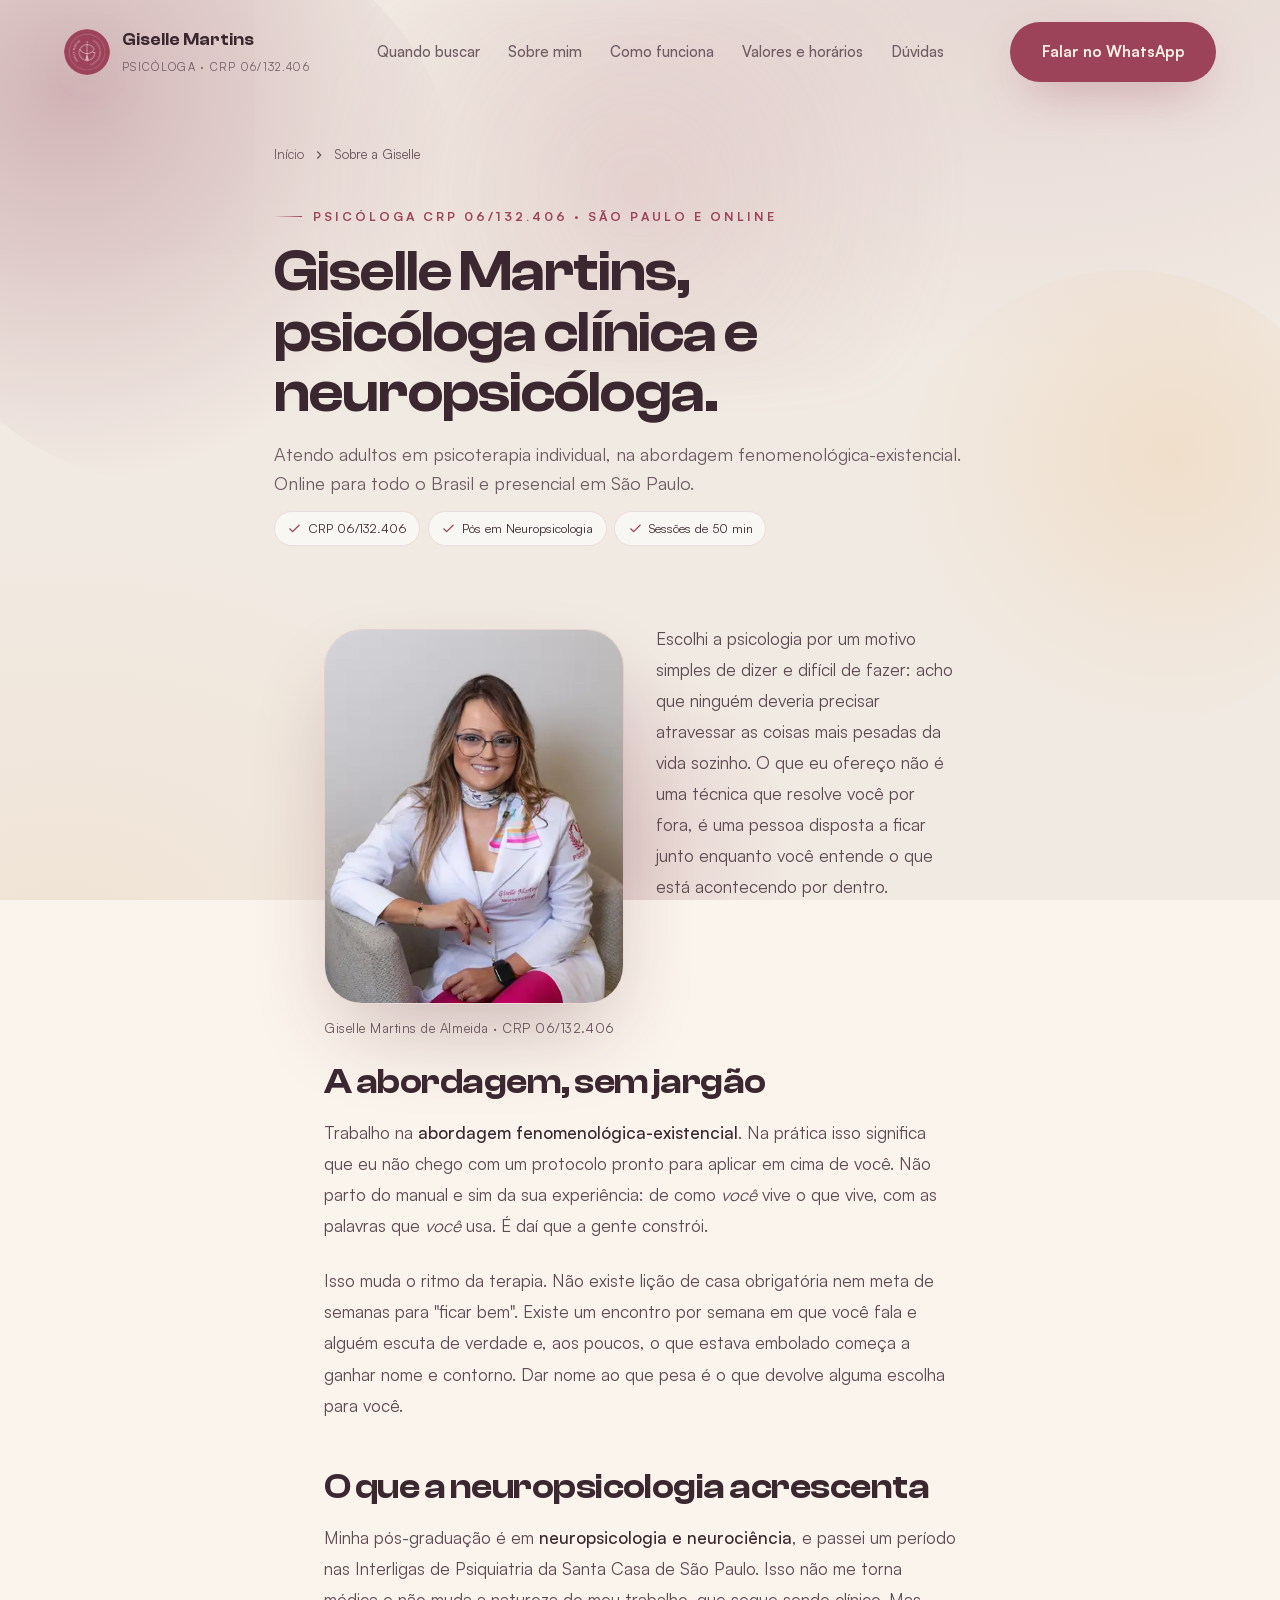
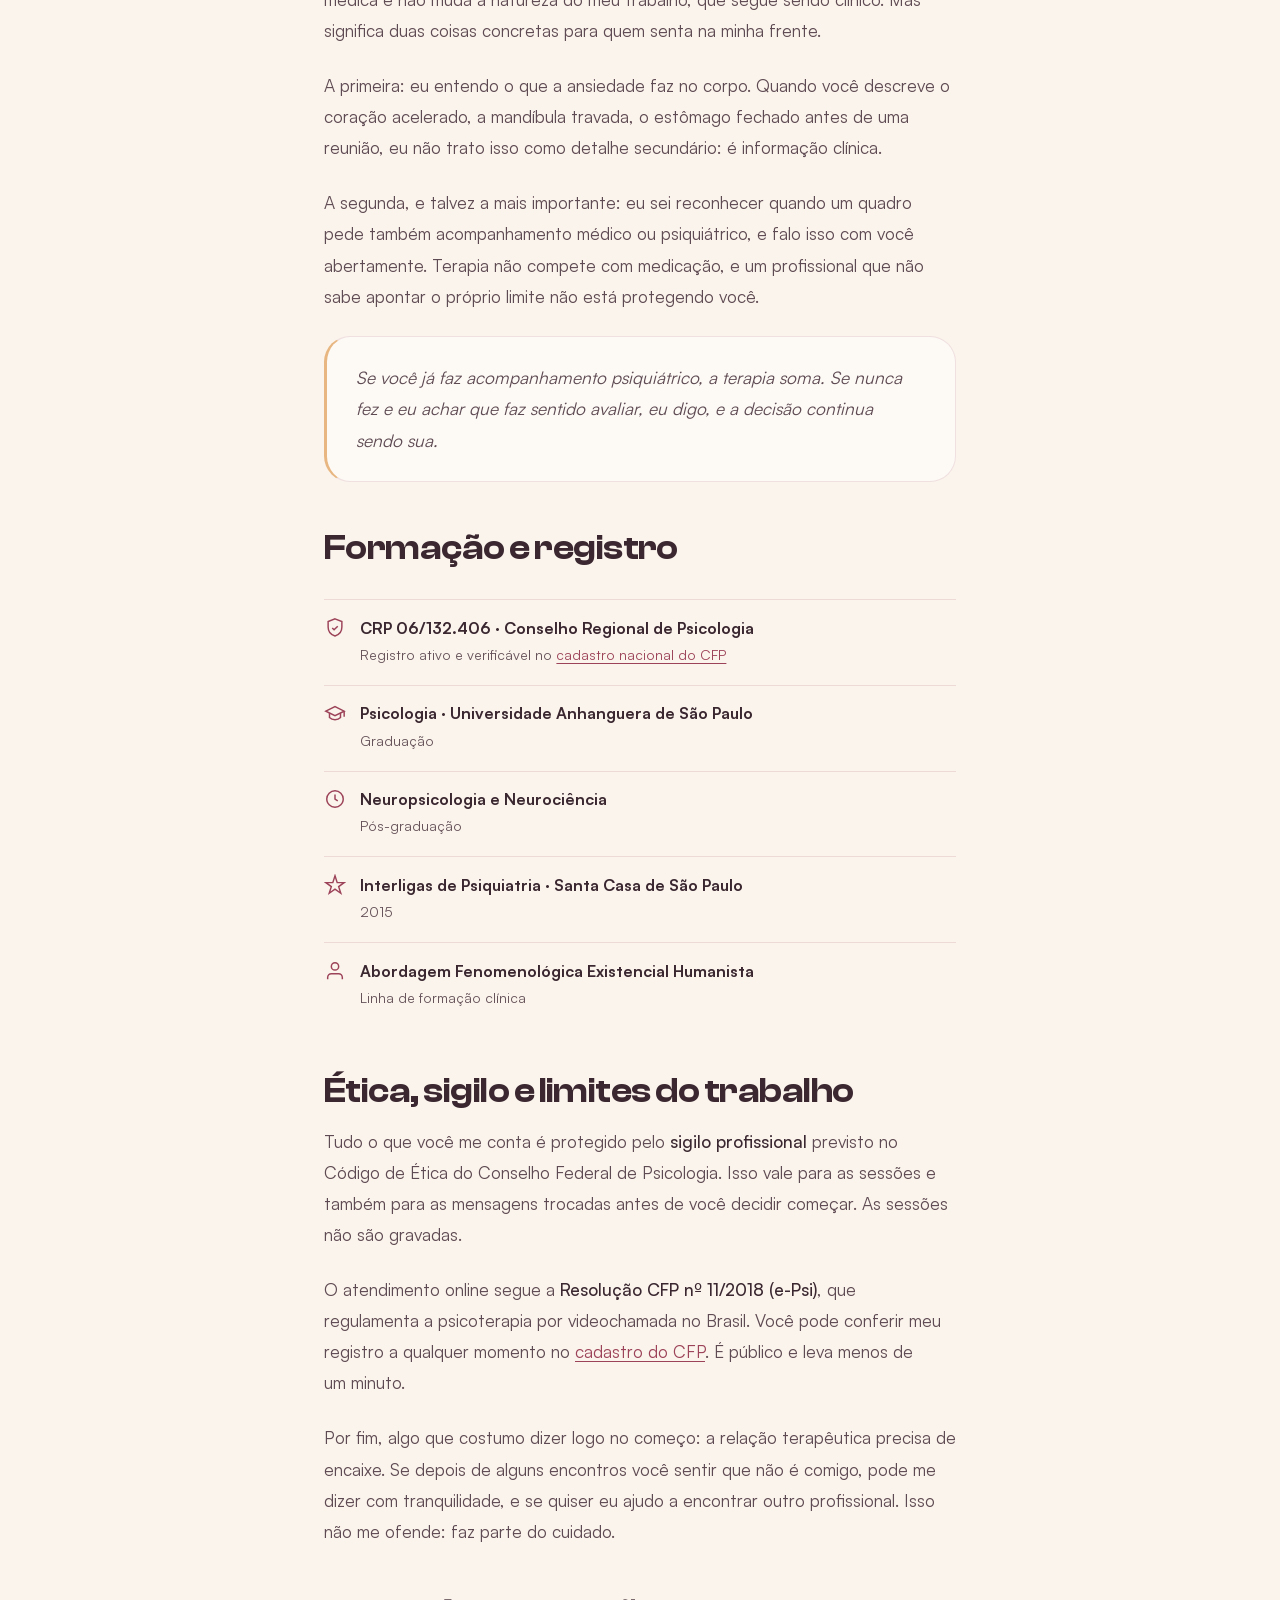
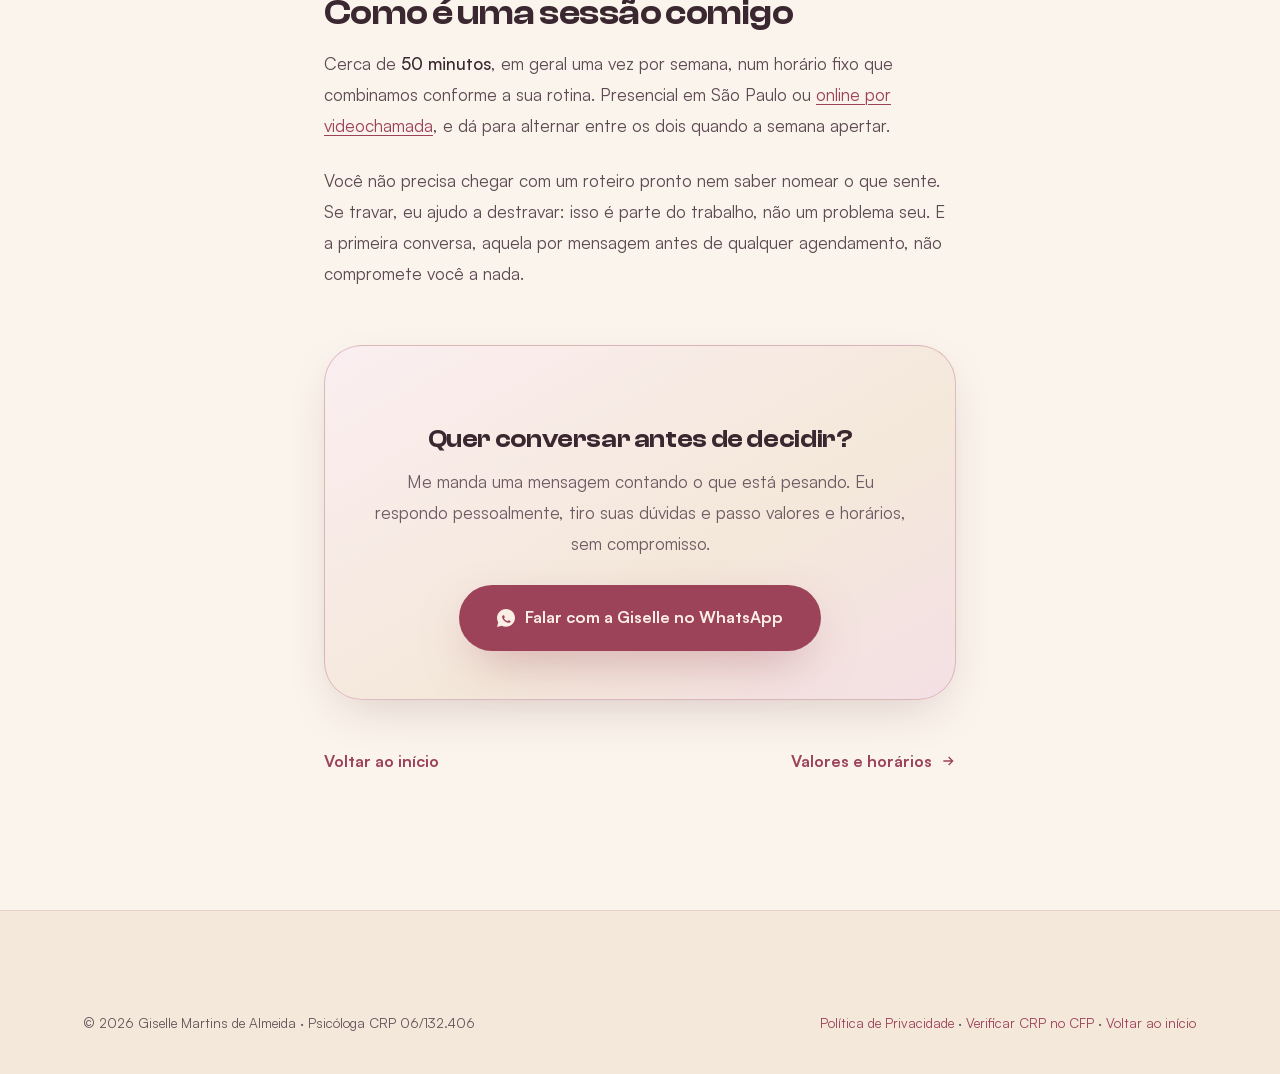
<file: sobre.html>
<!DOCTYPE html>
<html lang="pt-BR">
<head>
  <meta charset="UTF-8" />
  <meta name="viewport" content="width=device-width, initial-scale=1.0" />
  <!-- Google tag (gtag.js), carregada fora do caminho critico.
       O script sao 187 KB e ~163 ms de linha principal. Subir na ociosidade
       (ou no primeiro toque, o que vier antes) tira isso da primeira
       renderizacao sem perder o pageview: o GA4 registra quando ele sobe. -->
  <script>
    window.dataLayer = window.dataLayer || [];
    function gtag(){dataLayer.push(arguments);}
    gtag('js', new Date());
    gtag('config', 'G-RFCD1X5SDE');
    (function () {
      var subiu = false;
      function sobe() {
        if (subiu) return; subiu = true;
        var s = document.createElement('script');
        s.async = true;
        s.src = 'https://www.googletagmanager.com/gtag/js?id=G-RFCD1X5SDE';
        document.head.appendChild(s);
      }
      // quem interage primeiro nao pode ficar sem medicao
      ['pointerdown', 'keydown', 'scroll'].forEach(function (ev) {
        addEventListener(ev, sobe, { once: true, passive: true });
      });
      if ('requestIdleCallback' in window) requestIdleCallback(sobe, { timeout: 3500 });
      else setTimeout(sobe, 2500);
    })();
  </script>
  <title>Sobre a Giselle Martins | Psicóloga CRP 06/132.406, São Paulo</title>
  <meta name="description" content="Giselle Martins, psicóloga clínica e neuropsicóloga (CRP 06/132.406). Formação, abordagem fenomenológica-existencial e como conduzo os atendimentos." />
  <meta name="theme-color" content="#9c4359" />
  <link rel="icon" href="favicon.ico" sizes="32x32" />
  <link rel="icon" href="assets/img/favicon-512.png" type="image/png" sizes="512x512" />
  <link rel="apple-touch-icon" href="apple-touch-icon.png" />
  <link rel="canonical" href="https://psicologagisellemartins.com.br/sobre.html" />

  <meta property="og:title" content="Sobre a Giselle Martins · Psicóloga CRP 06/132.406" />
  <meta property="og:description" content="Formação, abordagem e o jeito de atender de Giselle Martins, psicóloga clínica e neuropsicóloga em São Paulo e online." />
  <meta property="og:type" content="profile" />
  <meta property="og:locale" content="pt_BR" />
  <meta property="og:url" content="https://psicologagisellemartins.com.br/sobre.html" />
  <meta property="og:image" content="https://psicologagisellemartins.com.br/assets/img/giselle-sobre.jpg" />
  <meta name="twitter:card" content="summary_large_image" />
  <meta name="twitter:title" content="Sobre a Giselle Martins · Psicóloga CRP 06/132.406" />
  <meta name="twitter:description" content="Formação, abordagem e o jeito de atender de Giselle Martins, psicóloga clínica e neuropsicóloga em São Paulo e online." />
  <meta name="twitter:image" content="https://psicologagisellemartins.com.br/assets/img/giselle-sobre.jpg" />

  <link rel="preload" href="assets/fonts/clash-display-600.woff2" as="font" type="font/woff2" crossorigin />
  <link rel="preload" href="assets/fonts/satoshi-400.woff2" as="font" type="font/woff2" crossorigin />
  <!-- css:inline: main.css,article.css --><style>
@font-face {
  font-family: 'Clash Display';
  src: url('/assets/fonts/clash-display-500.woff2') format('woff2');
  font-weight: 500; font-style: normal; font-display: swap;
}
@font-face {
  font-family: 'Clash Display';
  src: url('/assets/fonts/clash-display-600.woff2') format('woff2');
  font-weight: 600; font-style: normal; font-display: swap;
}
@font-face {
  font-family: 'Satoshi';
  src: url('/assets/fonts/satoshi-400.woff2') format('woff2');
  font-weight: 400; font-style: normal; font-display: swap;
}
@font-face {
  font-family: 'Satoshi';
  src: url('/assets/fonts/satoshi-500.woff2') format('woff2');
  font-weight: 500; font-style: normal; font-display: swap;
}
@font-face {
  font-family: 'Satoshi';
  src: url('/assets/fonts/satoshi-700.woff2') format('woff2');
  font-weight: 700; font-style: normal; font-display: swap;
}
:root {
  --wine: #9c4359;
  --wine-700: #883a4d;
  --wine-800: #6f2f40;
  --wine-900: #561f30;
  --wine-soft: #b65f74;
  --mauve: #bc8693;
  --mauve-200: #e3c8cf;
  --gold: #f7d2a3;
  --gold-deep: #e7b681;
  --cream: #fbf4ec;
  --cream-2: #f4e8da;
  --ivory: #fffdfa;
  --sand: #efe2d2;
  --ink: #3a2730;
  --ink-2: #5e4a52;
  --txt: #5e4a52;
  --txt-strong: #3a2730;
  --txt-soft: #6f5b63;
  --txt-faint: #655259;
  --on-wine: #fbeee4;
  --on-wine-soft: #ecccd2;
  --on-wine-faint: #cfa6af;
  --glass: rgba(255, 255, 255, 0.55);
  --glass-strong: rgba(255, 255, 255, 0.8);
  --card: var(--ivory);
  --line: rgba(156, 67, 89, 0.14);
  --line-strong: rgba(156, 67, 89, 0.3);
  --w-glass: rgba(255, 255, 255, 0.08);
  --w-glass-strong: rgba(255, 255, 255, 0.14);
  --w-line: rgba(255, 255, 255, 0.18);
  --w-line-strong: rgba(247, 210, 163, 0.45);
  --glass-border: var(--line);
  --glass-border-strong: var(--line-strong);
  --grad-wine: linear-gradient(135deg, #b65f74 0%, #9c4359 52%, #6f2f40 100%);
  --grad-gold: linear-gradient(135deg, #fbe0bd, #f7d2a3 50%, #e7b681 100%);
  --grad-text: linear-gradient(120deg, #fbe6cc 0%, #f7d2a3 50%, #e7b681 100%);
  --shadow-sm: 0 2px 12px rgba(86, 31, 48, 0.08);
  --shadow-md: 0 18px 50px -16px rgba(86, 31, 48, 0.22);
  --shadow-lg: 0 40px 90px -24px rgba(86, 31, 48, 0.32);
  --glow-wine: 0 18px 50px -16px rgba(156, 67, 89, 0.5);
  --maxw: 1240px;
  --pad: clamp(1.25rem, 5vw, 6rem);
  --radius: 26px;
  --radius-lg: 38px;
  --radius-sm: 14px;
  --sec-top: clamp(3.5rem, 7vw, 6.5rem);
  --sec-bottom: clamp(4.25rem, 8.5vw, 8rem);
  --bar-h: 5.25rem;
  --z-float: 700;
  --z-bar: 750;
  --z-menu: 790;
  --z-nav: 800;
  --ease: cubic-bezier(0.22, 1, 0.36, 1);
  --ease-out: cubic-bezier(0.3, 0, 0.2, 1);
  --t-hover: 160ms;
  --t-state: 240ms;
  --ease-soft: cubic-bezier(0.16, 1, 0.3, 1);
  --font-display: 'Clash Display', 'Satoshi', system-ui, sans-serif;
  --font-body: 'Satoshi', system-ui, -apple-system, sans-serif;
}
*, *::before, *::after { box-sizing: border-box; margin: 0; padding: 0; }
html { -webkit-text-size-adjust: 100%; }
:target, section[id], main[id] { scroll-margin-top: 88px; }
body {
  font-family: var(--font-body);
  background: var(--cream);
  color: var(--txt);
  line-height: 1.65;
  font-weight: 400;
  overflow-x: hidden;
  -webkit-font-smoothing: antialiased;
  text-rendering: optimizeLegibility;
  position: relative;
}
img { max-width: 100%; display: block; height: auto; }
a { color: inherit; text-decoration: none; }
ul { list-style: none; }
button { font-family: inherit; cursor: pointer; }
::selection { background: rgba(188, 134, 147, 0.4); color: var(--wine-900); }
.wrap { width: 100%; max-width: var(--maxw); margin-inline: auto; padding-inline: var(--pad); }
section { position: relative; }
.skip-link {
  position: absolute; left: 1rem; top: -100px; z-index: 1000;
  padding: .8rem 1.3rem; border-radius: 100px;
  background: var(--wine); color: var(--on-wine); font-weight: 600; font-size: .9rem;
  transition: top .25s var(--ease);
}
.skip-link:focus-visible { top: 1rem; }
h1, h2, h3, h4 {
  font-family: var(--font-display); font-weight: 600; line-height: 1.05;
  letter-spacing: -0.015em; color: var(--txt-strong);
  text-wrap: balance;
}
p { text-wrap: pretty; }
.eyebrow {
  font-family: var(--font-body); font-size: 0.78rem; font-weight: 600;
  letter-spacing: 0.24em; text-transform: uppercase; color: var(--wine);
  display: inline-flex; align-items: center; gap: 0.7rem;
}
.eyebrow::before { content: ''; width: 28px; height: 1px; background: linear-gradient(90deg, transparent, var(--wine)); }
.display-1 { font-size: clamp(2.6rem, 7.5vw, 5.6rem); font-weight: 600; letter-spacing: -0.035em; line-height: 1.02; }
.display-2 { font-size: clamp(2rem, 4.4vw, 3.4rem); letter-spacing: -0.025em; line-height: 1.08; }
.lead { font-size: clamp(1.02rem, 1.35vw, 1.2rem); color: var(--txt-soft); font-weight: 400; max-width: 58ch; line-height: 1.62; }
.grad-text { background: var(--grad-text); -webkit-background-clip: text; background-clip: text; -webkit-text-fill-color: transparent; color: transparent; }
.italic-serif { font-style: italic; }
.section-head { max-width: 700px; margin-bottom: clamp(2.2rem, 4.5vw, 3.4rem); }
.section-head h2 { margin: 1rem 0 .9rem; }
.section-head .lead { max-width: 54ch; }
.ambient {
  position: fixed; inset: 0; z-index: -2; overflow: hidden; pointer-events: none;
  transform: translateZ(0);
  contain: paint;
  background:
    radial-gradient(1100px 760px at 80% -10%, rgba(188, 134, 147, 0.22), transparent 60%),
    radial-gradient(900px 680px at 5% 105%, rgba(247, 210, 163, 0.2), transparent 60%),
    var(--cream);
}
.orb { position: absolute; border-radius: 50%; opacity: 0.5; will-change: transform; }
.orb--1 { width: 44vw; height: 44vw; left: -8vw; top: -6vw; background: radial-gradient(circle at 30% 30%, var(--mauve), transparent 70%); animation: drift1 24s var(--ease-soft) infinite alternate; }
.orb--2 { width: 36vw; height: 36vw; right: -6vw; top: 30vh; background: radial-gradient(circle at 60% 40%, var(--gold), transparent 70%); opacity: 0.35; animation: drift2 28s var(--ease-soft) infinite alternate; }
.orb--3 { width: 32vw; height: 32vw; left: 30vw; bottom: -12vw; background: radial-gradient(circle at 50% 50%, var(--wine-soft), transparent 70%); opacity: 0.22; animation: drift3 32s var(--ease-soft) infinite alternate; }
@keyframes drift1 { to { transform: translate3d(8vw, 6vh, 0) scale(1.12); } }
@keyframes drift2 { to { transform: translate3d(-7vw, -5vh, 0) scale(1.1); } }
@keyframes drift3 { to { transform: translate3d(5vw, -8vh, 0) scale(1.18); } }
.grain {
  position: fixed; inset: 0; z-index: -1; pointer-events: none; opacity: 0.04;
  transform: translateZ(0);
  background-image: url("data:image/svg+xml,%3Csvg viewBox='0 0 200 200' xmlns='http://www.w3.org/2000/svg'%3E%3Cfilter id='n'%3E%3CfeTurbulence type='fractalNoise' baseFrequency='0.85' numOctaves='3' stitchTiles='stitch'/%3E%3C/filter%3E%3Crect width='100%25' height='100%25' filter='url(/assets/css/%23n)'/%3E%3C/svg%3E");
}
.nav {
  position: fixed; top: 0; left: 0; right: 0; z-index: 800;
  transform: translateZ(0);
  display: flex; align-items: center; justify-content: space-between;
  padding: 1.4rem var(--pad);
  transition: padding var(--t-state) var(--ease-out), background var(--t-state), border-color var(--t-state), box-shadow var(--t-state);
  border-bottom: 1px solid transparent;
}
.nav.scrolled {
  padding-block: 0.8rem;
  background: rgba(251, 244, 236, 0.96);
  border-bottom: 1px solid var(--line); box-shadow: var(--shadow-sm);
}
.brand { display: flex; align-items: center; gap: 0.75rem; }
.brand__logo { width: 46px; height: 46px; border-radius: 50%; object-fit: cover; box-shadow: var(--glow-wine); }
.brand__name { font-family: var(--font-display); font-weight: 600; font-size: 1.05rem; line-height: 1.05; color: var(--txt-strong); transition: color var(--t-state); }
.brand__crp { font-size: 0.64rem; letter-spacing: 0.18em; color: var(--txt-soft); text-transform: uppercase; transition: color var(--t-state); }
.nav__links { display: flex; align-items: center; gap: 0.35rem; }
.nav__link { position: relative; padding: 0.6rem 1rem; font-size: 0.92rem; font-weight: 500; color: var(--txt-soft); transition: color .35s; }
.nav__link::after { content: ''; position: absolute; left: 1rem; right: 1rem; bottom: 0.35rem; height: 1px; background: var(--wine); transform: scaleX(0); transform-origin: left; transition: transform var(--t-state) var(--ease-out); }
.nav__link:hover { color: var(--wine); }
.nav__link:hover::after { transform: scaleX(1); }
.nav__cta { display: inline-flex; }
.nav__burger { display: none; flex-direction: column; gap: 5px; background: none; border: 0; padding: 8px; }
.nav__burger span { width: 24px; height: 2px; background: var(--wine); border-radius: 2px; transition: var(--t-state) var(--ease-out); }
.mobile-menu {
  position: fixed; inset: 0; z-index: 790;
  background: rgba(111, 47, 64, 0.985);
  display: flex; flex-direction: column; justify-content: center; align-items: center; gap: 0.5rem;
  opacity: 0; visibility: hidden; transition: opacity var(--t-state) var(--ease-out), visibility var(--t-state);
}
.mobile-menu.open { opacity: 1; visibility: visible; }
.mobile-menu a { font-family: var(--font-display); font-size: clamp(1.6rem, 6.2vw, 2.2rem); color: var(--on-wine); padding: 0.35rem; transition: color .3s; }
.mobile-menu a:hover { color: var(--gold); }
.mobile-menu__cta {
  margin-top: 1.2rem; padding: .85rem 1.8rem !important; border-radius: 100px;
  background: var(--gold); color: var(--wine-900) !important;
  font-size: 1.15rem !important; font-weight: 600;
}
body.menu-open { overflow: hidden; }
.btn {
  position: relative; display: inline-flex; align-items: center; gap: 0.65rem;
  padding: 1rem 1.9rem; border-radius: 100px; font-weight: 600; font-size: 0.96rem;
  border: 1px solid transparent; overflow: hidden; isolation: isolate;
  transition: transform var(--t-hover) var(--ease-out), box-shadow var(--t-hover) var(--ease-out), color var(--t-hover) var(--ease-out), background var(--t-hover) var(--ease-out), border-color var(--t-hover) var(--ease-out);
}
.btn svg { width: 18px; height: 18px; }
.btn--primary { background: var(--wine); color: var(--on-wine); box-shadow: var(--glow-wine); }
.btn--primary::before { content: ''; position: absolute; inset: 0; z-index: -1; background: var(--grad-wine); opacity: 0; transition: opacity var(--t-hover) var(--ease-out); }
.btn--primary:hover { transform: translateY(-3px); box-shadow: 0 22px 50px -14px rgba(156,67,89,0.65); }
.btn--primary:hover::before { opacity: 1; }
.btn:active { transform: translateY(0) scale(.985); transition-duration: .08s; }
.btn--ghost { background: transparent; color: var(--wine); border-color: var(--line-strong); }
.btn--ghost:hover { border-color: var(--wine); background: rgba(156,67,89,0.06); transform: translateY(-3px); }
.btn--lg { padding: 1.15rem 2.3rem; font-size: 1.02rem; }
.link-arrow { display: inline-flex; align-items: center; gap: 0.5rem; color: var(--wine); font-weight: 600; }
.link-arrow svg { width: 16px; transition: transform .35s var(--ease); }
.link-arrow:hover svg { transform: translateX(5px); }
.hero {
  min-height: 100svh; display: flex; align-items: center;
  padding-top: 6.5rem; padding-bottom: 2.5rem; overflow: hidden;
  background: linear-gradient(180deg, #fdf8f2 0%, var(--cream) 55%, #f6ebdf 100%);
  color: var(--ink);
}
.hero::before {
  content: ''; position: absolute; right: -8%; top: 50%; translate: 0 -50%;
  width: 60vw; height: 60vw; max-width: 760px; max-height: 760px; z-index: 0; opacity: 0.05;
  background: url('/assets/img/gm-simbolo-wine.png') center/contain no-repeat;
}
.hero::after {
  content: ''; position: absolute; inset: 0; z-index: 0; pointer-events: none;
  background: radial-gradient(900px 520px at 72% -5%, rgba(188,134,147,0.22), transparent 60%);
}
.hero h1, .hero h2 { color: var(--ink); }
.hero .grad-text { display: inline-block; padding-right: 0.14em; margin-right: -0.06em; background: linear-gradient(120deg, var(--wine), var(--mauve)); -webkit-background-clip: text; background-clip: text; -webkit-text-fill-color: transparent; color: transparent; }
.hero .lead { color: var(--txt-soft); }
.hero__grid { position: relative; z-index: 2; display: grid; grid-template-columns: 1.1fr 0.9fr; gap: clamp(2rem, 4.5vw, 4.5rem); align-items: center; width: 100%; }
.hero__content { position: relative; z-index: 2; }
.hero h1 { margin: 0.7rem 0 0.9rem; font-size: clamp(2.05rem, 3.9vw, 3.35rem); letter-spacing: -0.03em; line-height: 1.04; }
.hero .lead { font-size: clamp(1rem, 1.2vw, 1.1rem); max-width: 50ch; }
.hero .lead b { display: block; margin-top: .7rem; color: var(--txt-strong); font-weight: 500; }
.hero h1 .line { display: block; overflow: hidden; padding-bottom: 0.08em; }
.hero h1 .line > span { display: block; transform: translateY(110%); animation: heroLine 1.1s var(--ease) forwards; }
.hero h1 .line:nth-child(2) > span { animation-delay: .12s; }
.hero h1 .line:nth-child(3) > span { animation-delay: .24s; }
@keyframes heroLine { to { transform: translateY(0); } }
.hero__intro { opacity: 0; animation: fadeUp 1s var(--ease) .5s forwards; }
.hero__actions { display: flex; flex-wrap: wrap; gap: .8rem; margin-top: 1.2rem; opacity: 0; animation: fadeUp 1s var(--ease) .65s forwards; }
.hero__micro { margin-top: .75rem; font-size: .82rem; line-height: 1.55; color: var(--txt-soft); opacity: 0; animation: fadeUp 1s var(--ease) .8s forwards; }
.hero__id { display: none; align-items: center; gap: .8rem; opacity: 0; animation: fadeUp 1s var(--ease) .35s forwards; }
.hero__id img { width: 58px; height: 58px; border-radius: 50%; object-fit: cover; object-position: center 18%; border: 2px solid var(--ivory); box-shadow: var(--shadow-md); flex-shrink: 0; }
.hero__id b { display: block; font-family: var(--font-display); font-size: 1.05rem; font-weight: 600; color: var(--txt-strong); line-height: 1.2; }
.hero__id span { font-size: .78rem; letter-spacing: .1em; text-transform: uppercase; color: var(--wine); }
@keyframes fadeUp { from { opacity: 0; transform: translateY(24px); } to { opacity: 1; transform: none; } }
.hero__portrait { position: relative; z-index: 1; opacity: 0; animation: fadeUp 1.2s var(--ease) .4s forwards; }
.portrait-card {
  position: relative; border-radius: var(--radius-lg); overflow: hidden;
  border: 1px solid var(--line-strong); box-shadow: var(--shadow-lg);
  background: var(--ivory); animation: floaty 7s var(--ease-soft) infinite alternate;
}
.portrait-card img { width: 100%; aspect-ratio: 4/5; object-fit: cover; object-position: center 18%; }
.portrait-card::after { content: ''; position: absolute; inset: 0; background: linear-gradient(180deg, rgba(86,31,48,0.05) 0%, transparent 32%, transparent 56%, rgba(86,31,48,0.62)); }
.portrait-badge {
  position: absolute; right: 1rem; bottom: 1rem; z-index: 4;
  display: flex; align-items: center; gap: 0.6rem; padding: 0.65rem 0.95rem; border-radius: 100px;
  background: rgba(255,255,255,0.94); border: 1px solid rgba(255,255,255,0.6); max-width: calc(100% - 2rem); box-shadow: var(--shadow-sm);
}
.portrait-badge i { width: 9px; height: 9px; border-radius: 50%; background: #3fae6b; box-shadow: 0 0 12px #6fd49a; flex-shrink: 0; animation: pulse 2s infinite; }
.portrait-badge span { font-size: 0.78rem; color: var(--wine-900); font-weight: 500; line-height: 1.25; }
@keyframes pulse { 0%,100%{opacity:1;} 50%{opacity:.35;} }
@keyframes floaty { to { transform: translateY(-12px); } }
.hero__chip {
  position: absolute; z-index: 4; padding: 0.6rem 0.95rem; border-radius: 14px;
  background: rgba(255,255,255,0.93);
  border: 1px solid var(--line-strong); font-size: 0.8rem; color: var(--ink); box-shadow: var(--shadow-md); white-space: nowrap;
}
.hero__chip--2 { top: 1rem; right: 1rem; left: auto; bottom: auto; animation: floaty 6s var(--ease-soft) .6s infinite alternate-reverse; }
.hero__chip b { color: var(--wine); }
.scroll-hint { position: absolute; left: 50%; bottom: 2rem; translate: -50% 0; z-index: 3; display: flex; flex-direction: column; align-items: center; gap: 0.6rem; font-size: 0.68rem; letter-spacing: 0.3em; text-transform: uppercase; color: var(--txt-faint); opacity: 0; animation: fadeUp 1s 1.1s forwards; }
.scroll-hint i { width: 1px; height: 46px; background: linear-gradient(var(--wine), transparent); position: relative; overflow: hidden; }
.scroll-hint i::after { content:''; position:absolute; top:-50%; left:0; width:100%; height:50%; background:var(--wine); animation: scrollDot 1.8s var(--ease) infinite; }
@keyframes scrollDot { to { top: 100%; } }
.reveal { opacity: 0; transform: translateY(40px); transition: opacity 1s var(--ease), transform 1s var(--ease); }
.reveal.in { opacity: 1; transform: none; }
.reveal[data-delay="1"] { transition-delay: .1s; }
.reveal[data-delay="2"] { transition-delay: .2s; }
.reveal[data-delay="3"] { transition-delay: .3s; }
.reveal[data-delay="4"] { transition-delay: .4s; }
.section-pad { padding-block: var(--sec-top) var(--sec-bottom); }
.section--tint {
  background: linear-gradient(180deg, transparent, rgba(239,226,210,.55) 12%, rgba(239,226,210,.55) 88%, transparent);
}
.about__grid { display: grid; grid-template-columns: 0.9fr 1.1fr; gap: clamp(2.5rem, 6vw, 5.5rem); align-items: center; }
.about__media { position: relative; }
.about__photo { border-radius: var(--radius-lg); overflow: hidden; border: 1px solid var(--line); box-shadow: var(--shadow-lg); }
.about__photo img { width: 100%; aspect-ratio: 4/5; object-fit: cover; transition: transform 1.2s var(--ease); }
.about__media:hover .about__photo img { transform: scale(1.05); }
.about__quote {
  position: absolute; right: -1.5rem; bottom: -1.5rem; max-width: 280px; padding: 1.4rem 1.6rem; border-radius: 22px;
  background: var(--wine); color: var(--on-wine); box-shadow: var(--glow-wine);
}
.about__quote p { font-family: var(--font-display); font-style: italic; font-size: 1rem; color: var(--on-wine); line-height: 1.4; }
.about__quote cite { display: block; margin-top: 0.7rem; font-size: 0.78rem; color: var(--gold); font-style: normal; }
.about__text p { color: var(--txt); margin-bottom: 1.2rem; }
.about__text p strong { color: var(--txt-strong); font-weight: 600; }
.credentials { display: grid; gap: 0.2rem; margin: 2rem 0; }
.credential { display: flex; gap: 0.9rem; align-items: flex-start; padding: 0.9rem 0; border-top: 1px solid var(--line); }
.credential svg { width: 22px; height: 22px; color: var(--wine); flex-shrink: 0; margin-top: 2px; }
.credential b { color: var(--txt-strong); font-weight: 600; display: block; }
.credential span { font-size: 0.88rem; color: var(--txt-faint); }
.space-text .lead { margin-bottom: 1.6rem; }
.space-gallery { display: grid; grid-template-columns: 1fr 1fr; grid-template-rows: auto auto; gap: 1rem; width: 100%; max-width: 500px; margin-inline: auto; }
.space-gallery figure { border-radius: var(--radius); overflow: hidden; border: 1px solid var(--line); box-shadow: var(--shadow-md); }
.space-gallery figure img { width: 100%; height: 100%; object-fit: cover; transition: transform 1s var(--ease); }
.space-gallery figure:hover img { transform: scale(1.06); }
.space-gallery .g-main { grid-column: 1 / -1; aspect-ratio: 16/10; }
.space-gallery .g-a, .space-gallery .g-b { aspect-ratio: 1/1; }
.cta {
  position: relative; border-radius: var(--radius-lg); overflow: hidden;
  padding: clamp(3.2rem, 7vw, 5.8rem) clamp(1.5rem, 6vw, 5rem); text-align: center;
  background: var(--grad-wine);
  box-shadow: 0 40px 90px -30px rgba(86, 31, 48, 0.55);
}
.cta::before { content: ''; position: absolute; right: -6%; top: -40%; width: 55%; height: 180%; z-index: 0; opacity: 0.09; background: url('/assets/img/gm-simbolo-branco.webp') center/contain no-repeat; }
.cta::after { content: ''; position: absolute; inset: 0; z-index: 0; pointer-events: none; background: radial-gradient(760px circle at 50% -25%, rgba(247,210,163,0.22), transparent 62%); }
.cta > * { position: relative; z-index: 1; }
.cta h2 { margin-bottom: 1.2rem; color: var(--on-wine); }
.cta .eyebrow { justify-content: center; color: var(--gold); }
.cta .eyebrow::before { background: linear-gradient(90deg, transparent, var(--gold)); }
.cta .lead { margin: 0 auto; color: var(--on-wine-soft); }
.cta__actions { display: flex; gap: .9rem; justify-content: center; flex-wrap: wrap; }
.cta .hero__micro { color: var(--on-wine-faint); animation: none; opacity: 1; }
.cta .btn--primary { background: var(--grad-gold); color: var(--wine-900); box-shadow: 0 18px 44px -14px rgba(0,0,0,.45); }
.cta .btn--primary::before { display: none; }
.cta .btn--primary:hover { box-shadow: 0 24px 54px -14px rgba(0,0,0,.55); }
.cta .btn--ghost { background: rgba(255,255,255,0.08); color: var(--on-wine); border-color: var(--w-line); }
.cta .btn--ghost:hover { background: rgba(255,255,255,0.16); border-color: var(--w-line-strong); }
.footer { background: var(--cream-2); color: var(--txt-soft); border-top: 1px solid var(--line); padding-top: clamp(3rem, 6vw, 4.5rem); padding-bottom: 2.5rem; }
.footer__grid { display: grid; grid-template-columns: 1.6fr 1fr 1.1fr; gap: 2rem clamp(2rem, 5vw, 4rem); margin-bottom: 2.5rem; }
.footer .brand__name { color: var(--txt-strong); }
.footer .brand__crp { color: var(--txt-faint); }
.footer__brand p { color: var(--txt-soft); max-width: 34ch; margin-top: 1rem; font-size: 0.92rem; }
.footer h4, .footer__col h2 { font-size: 0.8rem; letter-spacing: 0.2em; text-transform: uppercase; color: var(--wine); margin-bottom: 1.1rem; font-family: var(--font-body); font-weight: 600; line-height: 1.4; }
.footer__col a, .footer__col p { display: block; color: var(--txt-soft); padding: 0.35rem 0; font-size: 0.95rem; transition: color .3s; }
.footer__col a:hover { color: var(--wine); }
.socials { display: flex; gap: 0.7rem; margin-top: 1.4rem; }
.socials a { width: 42px; height: 42px; border-radius: 12px; display: grid; place-items: center; background: var(--ivory); border: 1px solid var(--line); color: var(--wine); transition: var(--t-hover) var(--ease-out); }
.socials a:hover { background: var(--wine); border-color: var(--wine); color: var(--ivory); transform: translateY(-3px); }
.socials svg { width: 18px; height: 18px; }
.footer__bottom { display: flex; justify-content: space-between; align-items: center; gap: 1rem; flex-wrap: wrap; padding-top: 1.8rem; border-top: 1px solid var(--line); }
.footer__bottom p { font-size: 0.84rem; color: var(--txt-faint); }
.footer__bottom a { color: var(--wine); }
.wa-float { position: fixed; right: 1.5rem; bottom: calc(1.5rem + env(safe-area-inset-bottom)); z-index: 700; width: 60px; height: 60px; border-radius: 50%; display: grid; place-items: center; background: #25D366; box-shadow: 0 12px 30px -8px rgba(37,211,102,0.6); transition: transform var(--t-hover) var(--ease-out); }
.wa-float::before { content:''; position:absolute; inset:0; border-radius:50%; border:2px solid #25D366; animation: pulseRing 2.4s infinite; }
.wa-float:hover { transform: scale(1.08); }
.wa-float svg { width: 32px; height: 32px; fill: #fff; }
@keyframes pulseRing { 0%{transform:scale(1);opacity:.7;} 100%{transform:scale(1.7);opacity:0;} }
.mobile-cta {
  position: fixed; left: 0; right: 0; bottom: 0; z-index: 750; display: none;
  padding: .65rem 1rem calc(.65rem + env(safe-area-inset-bottom));
  background: rgba(251, 244, 236, 0.97);
  border-top: 1px solid var(--line); box-shadow: 0 -8px 30px -18px rgba(86, 31, 48, 0.4);
}
.mobile-cta .btn { width: 100%; justify-content: center; min-height: 52px; }
@media (prefers-reduced-motion: reduce) {
  *, *::before, *::after { animation-duration: .001ms !important; animation-iteration-count: 1 !important; transition-duration: .001ms !important; scroll-behavior: auto !important; }
  .orb { animation: none; }
}
:focus-visible { outline: 2px solid var(--wine); outline-offset: 3px; border-radius: 4px; }
.mobile-cta a:focus-visible { outline-offset: -3px; }
.hero__assur { display: flex; flex-wrap: wrap; gap: 0.5rem; margin: 0.8rem 0; opacity: 0; animation: fadeUp 1s var(--ease) .75s forwards; }
.hero__assur span { display: inline-flex; align-items: center; gap: 0.4rem; padding: 0.4rem 0.82rem; border-radius: 100px; background: rgba(255,255,255,0.6); border: 1px solid var(--line); font-size: 0.8rem; color: var(--ink); }
.hero__assur svg { width: 15px; height: 15px; color: var(--wine); flex-shrink: 0; }
.inline-cta {
  display: flex; align-items: center; justify-content: space-between; gap: 1.5rem; flex-wrap: wrap;
  margin-top: clamp(2rem, 4vw, 3rem); padding: 1.5rem 1.8rem; border-radius: var(--radius);
  background: var(--ivory); border: 1px solid var(--line-strong); box-shadow: var(--shadow-sm);
}
.inline-cta p { margin: 0; max-width: 48ch; color: var(--txt-strong); font-weight: 500; font-size: 1.02rem; }
.inline-cta .btn { flex-shrink: 0; }
.inline-cta svg { width: 18px; height: 18px; }
.practical { gap: 0.2rem clamp(1.5rem, 4vw, 3.5rem); }
.proof-bar { border-block: 1px solid var(--line); background: rgba(255,255,255,.45); }
.proof-bar .wrap { display: grid; grid-template-columns: repeat(4, minmax(0, 1fr)); gap: 1rem clamp(1.5rem, 4vw, 3.5rem); padding-block: clamp(1.5rem, 3vw, 2.2rem); }
.proof {
  display: grid; grid-template-columns: 22px 1fr; gap: 0 .8rem; align-items: center;
  font-size: .88rem; color: var(--txt-soft); line-height: 1.4;
}
.proof svg { width: 22px; height: 22px; color: var(--wine); }
.proof b { display: block; color: var(--txt-strong); font-weight: 600; font-size: .93rem; }
.proof a { color: var(--wine); text-decoration: underline; text-underline-offset: 3px; }
.needs { display: grid; grid-template-columns: repeat(2, minmax(0, 1fr)); gap: .2rem clamp(2rem, 5vw, 4rem); }
.need {
  display: grid; grid-template-columns: 42px 1fr; gap: 0 1rem; align-items: start;
  padding: 1.3rem 0; border-top: 1px solid var(--line);
  transition: border-color var(--t-state) var(--ease-out);
}
.need:hover { border-color: var(--line-strong); }
.need__icon {
  grid-row: span 2; width: 42px; height: 42px; border-radius: 12px;
  display: grid; place-items: center; color: var(--wine);
  background: linear-gradient(140deg, rgba(156,67,89,0.09), rgba(247,210,163,0.2));
  transition: background var(--t-state) var(--ease-out), color var(--t-state) var(--ease-out);
}
.need:hover .need__icon { background: var(--wine); color: var(--gold); }
.need__icon svg { width: 21px; height: 21px; }
.need h3 { font-size: 1.02rem; margin: .1rem 0 .3rem; color: var(--ink); letter-spacing: -.01em; }
.need p { font-size: 0.9rem; color: var(--txt-soft); line-height: 1.55; }
.needs-note { margin-top: 2.2rem; display: flex; flex-wrap: wrap; align-items: center; gap: 0.6rem 1.2rem; color: var(--txt-soft); font-size: .94rem; }
.needs-note .reads { display: inline-flex; flex-wrap: wrap; gap: 0.4rem 1rem; }
.needs-note .reads a { color: var(--wine); font-weight: 500; }
.needs-note .reads a:hover { text-decoration: underline; }
.steps { display: grid; gap: 0; }
.step { position: relative; padding: 0 0 1.7rem 3.3rem; }
.step::before {
  content: ''; position: absolute; left: 19px; top: 40px; bottom: 0; width: 1px;
  background: var(--line-strong);
}
.step:last-child::before { background: linear-gradient(180deg, var(--line-strong), transparent); }
.step:last-child { padding-bottom: 0; }
.step__n {
  position: absolute; left: 0; top: 0; margin: 0;
  font-family: var(--font-display); font-size: .95rem; font-weight: 600; color: var(--on-wine);
  display: grid; place-items: center; width: 40px; height: 40px; border-radius: 50%;
  background: var(--wine); border: 4px solid var(--cream); box-shadow: var(--glow-wine);
}
.step h3 { font-size: 1.08rem; margin-bottom: 0.4rem; color: var(--ink); letter-spacing: -.01em; }
.step p { font-size: 0.94rem; color: var(--txt-soft); }
@media (min-width: 860px) {
  .steps--row { grid-template-columns: repeat(4, 1fr); gap: clamp(1.2rem, 2.5vw, 2rem); }
  .steps--row .step { padding: 3.4rem 0 0; }
  .steps--row .step::before {
    left: 0; right: calc(-1 * clamp(1.2rem, 2.5vw, 2rem)); top: 20px;
    bottom: auto; width: auto; height: 1px;
    background: var(--line-strong);
  }
  .steps--row .step:last-child::before { right: 0; background: linear-gradient(90deg, var(--line-strong), transparent); }
  .steps--row .step p { max-width: 34ch; }
}
.process-grid { display: grid; grid-template-columns: 1.05fr 0.95fr; gap: clamp(2rem, 5vw, 4rem); align-items: center; margin-top: clamp(2.5rem, 5vw, 4rem); }
.trust { display: grid; grid-template-columns: repeat(2, minmax(0, 1fr)); gap: 0.2rem clamp(1.5rem, 4vw, 3.5rem); }
.trust__item { display: grid; grid-template-columns: 24px 1fr; gap: 0 .85rem; align-items: start; padding: 1.05rem 0; border-top: 1px solid var(--line); }
.trust__item svg { grid-row: span 2; width: 22px; height: 22px; color: var(--wine); margin-top: 3px; }
.trust__item b { color: var(--txt-strong); font-weight: 600; display: block; margin-bottom: .12rem; }
.trust__item span { font-size: 0.89rem; color: var(--txt-soft); line-height: 1.55; }
.trust__item--key { border-top-color: var(--line-strong); }
.trust__item--key b { color: var(--wine); }
.faq { display: grid; gap: 0.9rem; max-width: 840px; margin-inline: auto; }
.faq details { background: var(--card); border: 1px solid var(--line); border-radius: 18px; padding: 0 1.5rem; box-shadow: var(--shadow-sm); transition: border-color var(--t-state) var(--ease-out), box-shadow var(--t-state) var(--ease-out); }
.faq details[open] { border-color: var(--line-strong); box-shadow: var(--shadow-md); }
.faq summary { list-style: none; cursor: pointer; padding: 1.25rem 0; font-family: var(--font-display); font-weight: 500; font-size: 1.08rem; color: var(--ink); display: flex; justify-content: space-between; gap: 1.2rem; align-items: center; }
.faq summary::-webkit-details-marker { display: none; }
.faq summary::after { content: '+'; font-family: var(--font-body); font-size: 1.6rem; line-height: 1; color: var(--wine); transition: transform var(--t-state) var(--ease-out); }
.faq details[open] summary::after { transform: rotate(45deg); }
.faq__a { padding: 0 0 1.4rem; color: var(--txt-soft); font-size: 0.98rem; line-height: 1.75; max-width: 64ch; }
@media (hover: none) { .faq summary { cursor: pointer; } }
@media (max-width: 1024px) {
  .process-grid { grid-template-columns: 1fr; }
  .trust { grid-template-columns: 1fr; }
}
.section-head--center { text-align: center; margin-inline: auto; }
.section-head--center .eyebrow { justify-content: center; }
.section-head--center .lead { margin-inline: auto; }
.h-md { font-family: var(--font-display); font-size: clamp(1.6rem, 2.8vw, 2.1rem); letter-spacing: -.02em; line-height: 1.12; margin-bottom: .9rem; color: var(--txt-strong); }
.link-inline { color: var(--wine); text-decoration: underline; text-underline-offset: 3px; text-decoration-thickness: 1px; }
.link-inline:hover { text-decoration-thickness: 2px; }
.space-text__note { margin-top: 1.4rem; padding-top: 1.1rem; border-top: 1px solid var(--line); font-size: .86rem; color: var(--txt-faint); letter-spacing: .02em; }
.fibers {
  position: absolute; inset: 0; z-index: 0; width: 100%; height: 100%;
  pointer-events: none; opacity: 0;
  transition: opacity 1.2s var(--ease);
  mask-image: radial-gradient(120% 100% at 70% 40%, #000 25%, transparent 78%);
}
.fibers.on { opacity: .34; }
@media (prefers-reduced-motion: reduce) { .fibers { display: none; } }
.glow-card {
  --edge-proximity: 0;
  --cursor-angle: 45deg;
  --edge-sens: 28;
  position: relative; isolation: isolate;
  transform: translate3d(0, 0, .01px);
}
.glow-card::after {
  content: ''; position: absolute; inset: -1px; border-radius: inherit;
  pointer-events: none; z-index: 2;
  border: 1px solid transparent;
  background:
    conic-gradient(from 210deg, var(--wine), var(--gold-deep) 30%, var(--mauve) 55%, var(--wine) 80%, var(--wine))
    border-box;
  -webkit-mask:
    linear-gradient(#000 0 0) padding-box exclude,
    linear-gradient(#000 0 0) border-box;
  mask:
    linear-gradient(#000 0 0) padding-box,
    linear-gradient(#000 0 0) border-box;
  mask-composite: exclude;
  -webkit-mask-composite: xor;
  opacity: calc((var(--edge-proximity) - var(--edge-sens)) / (100 - var(--edge-sens)));
  transition: opacity .3s ease-out;
}
.glow-card::before {
  content: ''; position: absolute; inset: -14px; border-radius: inherit;
  pointer-events: none; z-index: -1;
  box-shadow: 0 0 24px 2px rgba(156, 67, 89, .28), 0 0 60px 6px rgba(231, 182, 129, .18);
  -webkit-mask-image: conic-gradient(from var(--cursor-angle) at center, #000 3%, transparent 12%, transparent 88%, #000 97%);
  mask-image: conic-gradient(from var(--cursor-angle) at center, #000 3%, transparent 12%, transparent 88%, #000 97%);
  opacity: calc((var(--edge-proximity) - var(--edge-sens)) / (100 - var(--edge-sens)));
  transition: opacity .35s ease-out;
}
@media (hover: none) { .glow-card::before, .glow-card::after { display: none; } }
.dock {
  position: fixed; left: 50%; bottom: 1.25rem; translate: -50% 0; z-index: var(--z-bar);
  display: none; align-items: flex-end; gap: .45rem;
  padding: .5rem .6rem; border-radius: 20px;
  background: rgba(251, 244, 236, .92);
  border: 1px solid var(--line-strong); box-shadow: var(--shadow-md);
  opacity: 0; transform: translateY(14px); pointer-events: none;
  transition: opacity var(--t-state) var(--ease-out), transform var(--t-state) var(--ease-out);
}
.dock.on { opacity: 1; transform: none; pointer-events: auto; }
@media (min-width: 900px) and (hover: hover) { .dock { display: flex; } }
.dock__item {
  --s: 44px;
  position: relative; flex: 0 0 auto;
  width: var(--s); height: var(--s); border-radius: 13px;
  display: grid; place-items: center;
  background: var(--ivory); border: 1px solid var(--line); color: var(--wine);
  transition: background .3s, color .3s, border-color .3s;
}
.dock__item svg { width: 45%; height: 45%; }
.dock__item:hover { background: var(--wine); border-color: var(--wine); color: var(--gold); }
.dock__item--cta { background: var(--wine); border-color: var(--wine); color: var(--on-wine); box-shadow: var(--glow-wine); }
.dock__item--cta:hover { background: var(--wine-800); color: var(--gold); }
.dock__item[aria-current="true"] { border-color: var(--wine); box-shadow: inset 0 0 0 1px var(--wine); }
.dock__label {
  position: absolute; bottom: calc(100% + 10px); left: 50%; translate: -50% 4px;
  padding: .3rem .65rem; border-radius: 8px; white-space: nowrap;
  background: var(--wine-900); color: var(--on-wine); font-size: .76rem; font-weight: 500;
  opacity: 0; pointer-events: none; transition: opacity .2s, translate .2s var(--ease);
}
.dock__item:hover .dock__label, .dock__item:focus-visible .dock__label { opacity: 1; translate: -50% 0; }
@media (prefers-reduced-motion: reduce) { .dock__item { --s: 44px !important; } }
@media (min-width: 900px) and (hover: hover) { .wa-float { display: none; } }
.hero__actions .btn--lg { padding-inline: 1.9rem; }
@media (min-width: 1025px) { .hero__grid { grid-template-columns: 1.16fr 0.84fr; } }
.hero::before { display: none; }
.scroll-hint { display: none; }
@media (min-width: 721px) {
  .hero__assur { gap: .45rem; }
  .hero__assur span { padding: .38rem .78rem; font-size: .79rem; }
}
@media (max-width: 720px) {
  .hero__actions .btn--lg { padding: 1rem 1.2rem; font-size: .97rem; }
  .cta__actions .btn--lg { padding: 1rem 1.2rem; font-size: .97rem; }
}
@media (max-width: 1024px) {
  .hero__grid { grid-template-columns: 1fr; gap: 2.5rem; }
  .hero__portrait { max-width: 400px; margin-inline: auto; }
  .about__grid { grid-template-columns: 1fr; }
  .about__media { max-width: 460px; margin-bottom: 1.5rem; }
  .footer__grid { grid-template-columns: 1fr 1fr; }
  .proof-bar .wrap { grid-template-columns: repeat(2, minmax(0, 1fr)); }
}
@media (max-width: 860px) {
  .practical { grid-template-columns: repeat(2, minmax(0, 1fr)); }
}
@media (max-width: 720px) {
  :root { --radius: 20px; --radius-lg: 26px; --radius-sm: 12px; }
  .nav__burger.active span:nth-child(1) { transform: translateY(7px) rotate(45deg); }
  .nav__burger.active span:nth-child(2) { opacity: 0; }
  .nav__burger.active span:nth-child(3) { transform: translateY(-7px) rotate(-45deg); }
  .footer__grid { grid-template-columns: 1fr; gap: 2.2rem; }
  .about__quote { position: static; margin-top: 1rem; max-width: none; }
  .scroll-hint { display: none; }
  .mobile-menu { justify-content: flex-start; padding: 6rem 1.5rem 3rem; overflow-y: auto; }
  .hero { padding-top: 4.75rem; padding-bottom: 2.5rem; min-height: 0; }
  .hero__portrait { display: none; }
  .hero__id { display: flex; }
  .hero .eyebrow { display: none; }
  .nav .brand > span { display: none; }
  .hero h1 { font-size: clamp(2rem, 8.4vw, 2.5rem); margin: .85rem 0 .7rem; }
  .hero .lead { font-size: .98rem; }
  .hero .lead b { margin-top: .55rem; }
  .hero__assur { gap: .4rem; margin: 1rem 0 0; }
  .hero__assur span { font-size: .75rem; padding: .34rem .68rem; }
  .hero__actions { flex-direction: column; gap: .6rem; margin-top: 1.1rem; }
  .hero__actions .btn { width: 100%; justify-content: center; }
  .mobile-cta { display: block; }
  .wa-float { display: none; }
  body { padding-bottom: calc(var(--bar-h) + env(safe-area-inset-bottom)); }
  .inline-cta { flex-direction: column; align-items: stretch; text-align: left; padding: 1.4rem 1.3rem; gap: 1.1rem; }
  .inline-cta .btn { justify-content: center; }
  .needs { grid-template-columns: 1fr; gap: 0; }
  .need { grid-template-columns: 36px 1fr; gap: 0 .9rem; padding: 1rem 0; }
  .need__icon { grid-row: span 2; width: 36px; height: 36px; border-radius: 10px; }
  .need__icon svg { width: 19px; height: 19px; }
  .need h3 { font-size: .97rem; margin: 0 0 .2rem; }
  .need p { font-size: .87rem; }
  .trust, .practical { grid-template-columns: 1fr; }
  .proof-bar .wrap { grid-template-columns: 1fr; gap: .2rem; }
  .proof { padding: .7rem 0; border-top: 1px solid var(--line); }
  .proof-bar .proof:first-child { border-top: 0; }
  .space-gallery { max-width: none; }
  .cta__actions .btn { width: 100%; justify-content: center; }
  .needs-note .reads a { display: inline-flex; align-items: center; min-height: 44px; }
  .nav__burger { padding: 14px 10px; }
  .footer__col a { padding: .72rem 0; }
  .footer__bottom a { display: inline-block; padding: .85rem 0; }
  .socials a { width: 46px; height: 46px; }
}
@media (min-width: 560px) and (max-width: 720px) {
  .needs { grid-template-columns: repeat(2, minmax(0, 1fr)); gap: 0 2rem; }
}
.nav { gap: clamp(1.25rem, 3vw, 2.5rem); }
.nav .brand { flex-shrink: 0; }
.nav__cta { flex-shrink: 0; white-space: nowrap; }
.nav__links { flex-shrink: 0; }
.nav__link { padding: 0.6rem 0.7rem; white-space: nowrap; }
.nav__link::after { left: 0.7rem; right: 0.7rem; }
.cta__micro {
  margin-top: 1.5rem; font-size: .82rem; line-height: 1.5;
  color: var(--on-wine-faint);
}
.cta__actions { margin-top: 2.4rem; }
.cta .btn--primary { box-shadow: 0 14px 30px -12px rgba(0, 0, 0, .5); }
.cta .btn--primary:hover { box-shadow: 0 20px 40px -12px rgba(0, 0, 0, .55); }
.cta::before { right: -14%; opacity: .055; }
.glow-card::before, .glow-card::after { display: none; }
.glow-card:hover::before, .glow-card:hover::after { display: block; }
.orb { will-change: auto; }
.about__media:hover .about__photo img { will-change: transform; }
.fibers { image-rendering: auto; }
@media (max-width: 1080px) {
  .nav__links, .nav__cta { display: none; }
  .nav__burger { display: flex; }
}
.hero { min-height: min(100svh, 860px); }
.nav--compact .nav__links, .nav--compact .nav__cta { display: none; }
.nav--compact .nav__burger { display: flex; }
picture { display: contents; }
@media (max-width: 720px) {
  .hero h1,
  .display-1,
  .display-2,
  .article-hero h1,
  .prose h2 {
    letter-spacing: -0.005em;
    word-spacing: 0.08em;
  }
  .need h3, .step h3, .faq summary, .h-md, .trust__item b {
    letter-spacing: 0;
    word-spacing: 0.04em;
  }
}
@media (min-width: 721px) and (max-width: 1024px) {
  .hero h1, .display-1, .display-2 { letter-spacing: -0.015em; word-spacing: 0.03em; }
}
.brand__crp { font-size: 0.7rem; letter-spacing: 0.12em; }
@media (max-width: 720px) {
  .brand__crp { font-size: 0.76rem; letter-spacing: 0.08em; }
}
@media (max-width: 900px) {
  .orb { animation: none; }
}
.article-hero {
  padding-top: 9rem; padding-bottom: clamp(2.5rem, 6vw, 4rem);
  position: relative; overflow: hidden;
}
.article-hero::after {
  content: ''; position: absolute; left: 50%; top: 0; translate: -50% 0;
  width: 80vw; max-width: 900px; height: 380px; z-index: -1; opacity: .55;
  background: radial-gradient(circle, rgba(188,134,147,0.4), transparent 65%);
  filter: blur(20px);
}
.article-hero .wrap { max-width: 860px; }
.breadcrumb { display: flex; gap: 0.5rem; align-items: center; font-size: 0.82rem; color: var(--txt-faint); margin-bottom: 2rem; }
.breadcrumb a { color: var(--txt-soft); transition: color var(--t-hover); }
.breadcrumb a:hover { color: var(--wine); }
.breadcrumb svg { width: 14px; height: 14px; }
.article-hero h1 { font-size: clamp(2.1rem, 5.2vw, 3.6rem); margin: 1rem 0; }
.article-hero .lead { font-size: clamp(1rem, 1.4vw, 1.18rem); }
.article-body { padding-bottom: clamp(4rem, 9vw, 7rem); }
.article-body .wrap { max-width: 760px; }
.prose > * { margin-bottom: 1.5rem; }
.prose p { font-size: 1.08rem; color: var(--txt); line-height: 1.8; }
.prose > p:first-of-type::first-letter {
  font-family: var(--font-display); font-size: 3.4rem; line-height: 0.8; float: left;
  margin: 0.35rem 0.7rem 0 0; color: var(--wine);
}
.prose h2 { font-size: clamp(1.6rem, 3vw, 2.2rem); margin: 3rem 0 1rem; }
.prose h3 { font-size: 1.3rem; margin: 2rem 0 0.8rem; color: var(--txt-strong); }
.prose strong { color: var(--txt-strong); font-weight: 500; }
.callout {
  padding: 1.6rem 1.8rem; border-radius: var(--radius);
  background: var(--glass); border: 1px solid var(--glass-border);
  border-left: 3px solid var(--gold-deep);
}
.callout p { margin: 0; color: var(--txt); font-style: italic; }
.symptom-grid { display: grid; grid-template-columns: repeat(2, 1fr); gap: 0.8rem; margin: 1.5rem 0; }
.symptom {
  display: flex; align-items: center; gap: 0.8rem; padding: 1rem 1.2rem;
  background: var(--glass); border: 1px solid var(--glass-border); border-radius: 16px;
  font-size: 0.98rem; color: var(--txt); transition: border-color var(--t-hover) var(--ease-out), transform var(--t-hover) var(--ease-out);
}
.symptom:hover { border-color: var(--glass-border-strong); transform: translateX(4px); }
.symptom svg { width: 18px; height: 18px; color: var(--wine); flex-shrink: 0; }
.article-cta {
  margin-top: 3.5rem; padding: clamp(2rem, 5vw, 3rem); border-radius: var(--radius-lg);
  text-align: center; border: 1px solid var(--line-strong);
  background: linear-gradient(150deg, #fbeef1 0%, var(--cream-2) 60%, #f4e0e5 100%); box-shadow: var(--shadow-md);
}
.article-cta h3 { font-size: 1.6rem; margin-bottom: 0.8rem; color: var(--ink); }
.article-cta p { color: var(--txt-soft); margin-bottom: 1.6rem; }
.article-nav { display: flex; justify-content: space-between; gap: 1rem; flex-wrap: wrap; margin-top: 3rem; }
@media (max-width: 720px) {
  .article-hero { padding-top: 6.2rem; padding-bottom: 2rem; }
  .article-hero h1 { font-size: clamp(1.85rem, 7.4vw, 2.2rem); margin: .7rem 0; }
  .article-hero .lead { font-size: .98rem; }
  .breadcrumb { margin-bottom: 1.2rem; }
  .breadcrumb a, .breadcrumb span { display: inline-flex; align-items: center; min-height: 44px; }
  .article-nav .link-arrow { min-height: 44px; align-items: center; }
  .article-nav { gap: .4rem; }
  .prose > p:first-of-type::first-letter { font-size: 2.8rem; }
}
@media (max-width: 600px) {
  .symptom-grid { grid-template-columns: 1fr; }
}
.sobre-retrato { margin: 0 0 2.5rem; }
.sobre-retrato img {
  width: 100%; max-width: 380px; aspect-ratio: 4/5; object-fit: cover;
  border-radius: var(--radius-lg); border: 1px solid var(--line);
  box-shadow: var(--shadow-lg);
}
.sobre-retrato figcaption {
  margin-top: .9rem; font-size: .82rem; letter-spacing: .04em;
  color: var(--txt-faint);
}
.prose > figure + p:first-of-type::first-letter { font-size: inherit; float: none; margin: 0; color: inherit; font-family: inherit; }
@media (min-width: 720px) {
  .sobre-retrato { float: left; margin: .4rem 2rem 1.5rem 0; max-width: 300px; }
  .sobre-retrato img { max-width: 300px; }
  .prose > h2 { clear: left; }
}
.article-meta { margin-top: 1.4rem; font-size: .88rem; color: var(--txt-faint); }
.article-meta a { color: var(--wine); text-decoration: underline; text-underline-offset: 3px; }
.prose ul { margin: 0 0 1.5rem; padding-left: 0; }
.prose ul li {
  position: relative; padding-left: 1.6rem; margin-bottom: .8rem;
  font-size: 1.02rem; line-height: 1.75; color: var(--txt);
}
.prose ul li::before {
  content: ''; position: absolute; left: .35rem; top: .72em;
  width: 6px; height: 6px; border-radius: 50%; background: var(--wine);
}
.prose ul li b { color: var(--txt-strong); font-weight: 600; }
.lista-sinais li::before { border-radius: 2px; background: var(--gold-deep); }
.lista-comparativa li::before {
  width: 10px; height: 2px; border-radius: 1px; top: .85em;
  background: var(--wine);
}
.lista-comparativa li { margin-bottom: 1rem; }
.crise {
  margin: 2.5rem 0; padding: 1.6rem 1.8rem; border-radius: var(--radius);
  background: var(--wine); color: var(--on-wine);
  box-shadow: var(--glow-wine);
}
.crise h3 { font-size: 1.15rem; margin-bottom: .6rem; color: var(--on-wine); }
.crise p { margin: 0; color: var(--on-wine-soft); font-size: .98rem; line-height: 1.7; }
.crise b { color: var(--gold); font-weight: 700; }
.referencias {
  margin: 2.5rem 0 0; padding-top: 1.4rem; border-top: 1px solid var(--line);
  font-size: .88rem; color: var(--txt-faint); line-height: 1.7;
}
.referencias h3 {
  font-family: var(--font-body); font-size: .78rem; letter-spacing: .18em;
  text-transform: uppercase; color: var(--wine); margin-bottom: .7rem;
}
.referencias p { margin: 0; font-size: .88rem; color: var(--txt-faint); }
.referencias a { color: var(--wine); text-decoration: underline; text-underline-offset: 3px; }
.prose .faq { margin: 1.5rem 0 2rem; }
</style><!-- /css:inline -->

  <!-- Esta página é a âncora de E-E-A-T do site: o nó Person canônico mora
       aqui (#giselle) e é para cá que o `author` de todos os artigos aponta.
       Antes o author apontava para a âncora index.html#sobre, que não é uma
       entidade endereçável. -->
  <script type="application/ld+json">
  {
    "@context": "https://schema.org",
    "@type": "ProfilePage",
    "@id": "https://psicologagisellemartins.com.br/sobre.html#pagina",
    "url": "https://psicologagisellemartins.com.br/sobre.html",
    "name": "Sobre a Giselle Martins",
    "inLanguage": "pt-BR",
    "mainEntity": {
      "@type": "Person",
      "@id": "https://psicologagisellemartins.com.br/sobre.html#giselle",
      "name": "Giselle Martins de Almeida",
      "alternateName": "Giselle Martins",
      "jobTitle": "Psicóloga clínica e neuropsicóloga",
      "identifier": "CRP 06/132.406",
      "description": "Psicóloga clínica e neuropsicóloga, CRP 06/132.406. Atende adultos em psicoterapia individual na abordagem fenomenológica-existencial, online para todo o Brasil e presencial em São Paulo.",
      "url": "https://psicologagisellemartins.com.br/sobre.html",
      "image": "https://psicologagisellemartins.com.br/assets/img/giselle-sobre.jpg",
      "email": "psicologagisellemartins.crp@gmail.com",
      "telephone": "+55-11-99370-5704",
      "knowsLanguage": "pt-BR",
      "knowsAbout": [
        "Psicoterapia fenomenológica existencial",
        "Ansiedade",
        "Sobrecarga emocional",
        "Autoestima",
        "Relacionamentos",
        "Luto",
        "Estresse e esgotamento",
        "Neuropsicologia"
      ],
      "alumniOf": {
        "@type": "CollegeOrUniversity",
        "name": "Universidade Anhanguera de São Paulo"
      },
      "hasCredential": [
        {
          "@type": "EducationalOccupationalCredential",
          "credentialCategory": "Registro profissional",
          "name": "CRP 06/132.406",
          "recognizedBy": {
            "@type": "Organization",
            "name": "Conselho Federal de Psicologia",
            "url": "https://cadastro.cfp.org.br/"
          }
        },
        {
          "@type": "EducationalOccupationalCredential",
          "credentialCategory": "Graduação",
          "name": "Psicologia",
          "educationalLevel": "Bacharelado",
          "recognizedBy": {
            "@type": "CollegeOrUniversity",
            "name": "Universidade Anhanguera de São Paulo"
          }
        },
        {
          "@type": "EducationalOccupationalCredential",
          "credentialCategory": "Pós-graduação",
          "name": "Neuropsicologia e Neurociência"
        }
      ],
      "worksFor": { "@id": "https://psicologagisellemartins.com.br/#psicologa" },
      "sameAs": [
        "https://www.instagram.com/psigisellemartins/",
        "https://www.facebook.com/psicologagisellemartins.crp/"
      ]
    }
  }
  </script>
  <script type="application/ld+json">
  {
    "@context": "https://schema.org",
    "@type": "BreadcrumbList",
    "itemListElement": [
      { "@type": "ListItem", "position": 1, "name": "Início", "item": "https://psicologagisellemartins.com.br/" },
      { "@type": "ListItem", "position": 2, "name": "Sobre a Giselle", "item": "https://psicologagisellemartins.com.br/sobre.html" }
    ]
  }
  </script>
</head>
<body>
  <a class="skip-link" href="#conteudo">Pular para o conteúdo</a>

  <div class="ambient" aria-hidden="true"><div class="orb orb--1"></div><div class="orb orb--2"></div><div class="orb orb--3"></div></div>
  <div class="grain" aria-hidden="true"></div>

  <header class="nav scrolled">
    <a class="brand" href="index.html" aria-label="Início">
      <img class="brand__logo" src="assets/img/gm-badge.webp" alt="Giselle Martins" width="96" height="96" />
      <span><span class="brand__name">Giselle Martins</span><br /><span class="brand__crp">Psicóloga · CRP 06/132.406</span></span>
    </a>
    <nav class="nav__links" aria-label="Navegação principal">
      <a class="nav__link" href="index.html#demandas">Quando buscar</a>
      <a class="nav__link" href="sobre.html">Sobre mim</a>
      <a class="nav__link" href="index.html#processo">Como funciona</a>
      <a class="nav__link" href="index.html#pratico">Valores e horários</a>
      <a class="nav__link" href="index.html#faq">Dúvidas</a>
    </nav>
    <a class="btn btn--primary nav__cta" data-cta-loc="nav" href="https://wa.me/5511993705704?text=Ol%C3%A1%2C%20Giselle.%20Li%20sobre%20a%20sua%20forma%C3%A7%C3%A3o%20no%20site%20e%20gostaria%20de%20conversar." aria-label="Falar com a Giselle no WhatsApp, a partir do menu" target="_blank" rel="noopener">Falar no WhatsApp</a>
    <button class="nav__burger" aria-label="Abrir menu"><span></span><span></span><span></span></button>
  </header>
  <div class="mobile-menu">
    <a href="index.html#demandas">Quando buscar</a>
    <a href="sobre.html">Sobre mim</a>
    <a href="index.html#processo">Como funciona</a>
    <a href="index.html#pratico">Valores e horários</a>
    <a href="index.html#faq">Dúvidas</a>
    <a class="mobile-menu__cta" data-cta-loc="menu_mobile" href="https://wa.me/5511993705704?text=Ol%C3%A1%2C%20Giselle.%20Vim%20pelo%20site%20e%20gostaria%20de%20conversar." aria-label="Falar com a Giselle no WhatsApp, a partir do menu" target="_blank" rel="noopener">Falar no WhatsApp</a>
  </div>

  <main id="conteudo">
    <section class="article-hero">
      <div class="wrap">
        <div class="breadcrumb">
          <a href="index.html">Início</a>
          <svg viewBox="0 0 24 24" fill="none" stroke="currentColor" stroke-width="2"><path d="M9 6l6 6-6 6"/></svg>
          <span>Sobre a Giselle</span>
        </div>
        <span class="eyebrow reveal">Psicóloga CRP 06/132.406 · São Paulo e online</span>
        <h1 class="reveal" data-delay="1">Giselle Martins,<br />psicóloga clínica e neuropsicóloga.</h1>
        <p class="lead reveal" data-delay="2">
          Atendo adultos em psicoterapia individual, na abordagem fenomenológica-existencial.
          Online para todo o Brasil e presencial em São Paulo.
        </p>
        <div class="hero__assur reveal" data-delay="2" style="animation:none;opacity:1;">
          <span><svg viewBox="0 0 24 24" fill="none" stroke="currentColor" stroke-width="2"><path d="M20 6L9 17l-5-5"/></svg>CRP 06/132.406</span>
          <span><svg viewBox="0 0 24 24" fill="none" stroke="currentColor" stroke-width="2"><path d="M20 6L9 17l-5-5"/></svg>Pós em Neuropsicologia</span>
          <span><svg viewBox="0 0 24 24" fill="none" stroke="currentColor" stroke-width="2"><path d="M20 6L9 17l-5-5"/></svg>Sessões de 50 min</span>
        </div>
      </div>
    </section>

    <section class="article-body">
      <div class="wrap prose">
        <figure class="sobre-retrato reveal">
          <picture><source type="image/webp" srcset="assets/img/giselle-sobre-420.webp 420w, assets/img/giselle-sobre-560.webp 560w" sizes="(max-width: 719px) 88vw, 300px" /><img src="assets/img/giselle-sobre.jpg" alt="Giselle Martins, psicóloga clínica e neuropsicóloga, sentada no consultório em São Paulo" width="995" height="1280" loading="lazy" decoding="async" /></picture>
          <figcaption>Giselle Martins de Almeida · CRP 06/132.406</figcaption>
        </figure>

        <p class="reveal">
          Escolhi a psicologia por um motivo simples de dizer e difícil de fazer: acho que
          ninguém deveria precisar atravessar as coisas mais pesadas da vida sozinho. O que
          eu ofereço não é uma técnica que resolve você por fora, é uma pessoa disposta a
          ficar junto enquanto você entende o que está acontecendo por dentro.
        </p>

        <h2 class="reveal">A abordagem, sem jargão</h2>
        <p class="reveal">
          Trabalho na <strong>abordagem fenomenológica-existencial</strong>. Na prática isso
          significa que eu não chego com um protocolo pronto para aplicar em cima de você.
          Não parto do manual e sim da sua experiência: de como <em>você</em> vive o que
          vive, com as palavras que <em>você</em> usa. É daí que a gente constrói.
        </p>
        <p class="reveal">
          Isso muda o ritmo da terapia. Não existe lição de casa obrigatória nem meta de
          semanas para "ficar bem". Existe um encontro por semana em que você fala e alguém
          escuta de verdade e, aos poucos, o que estava embolado começa a ganhar nome e
          contorno. Dar nome ao que pesa é o que devolve alguma escolha para você.
        </p>

        <h2 class="reveal">O que a neuropsicologia acrescenta</h2>
        <p class="reveal">
          Minha pós-graduação é em <strong>neuropsicologia e neurociência</strong>, e passei
          um período nas Interligas de Psiquiatria da Santa Casa de São Paulo. Isso não me
          torna médica e não muda a natureza do meu trabalho, que segue sendo clínico. Mas
          significa duas coisas concretas para quem senta na minha frente.
        </p>
        <p class="reveal">
          A primeira: eu entendo o que a ansiedade faz no corpo. Quando você descreve o
          coração acelerado, a mandíbula travada, o estômago fechado antes de uma reunião,
          eu não trato isso como detalhe secundário: é informação clínica.
        </p>
        <p class="reveal">
          A segunda, e talvez a mais importante: eu sei reconhecer quando um quadro pede
          também acompanhamento médico ou psiquiátrico, e falo isso com você abertamente.
          Terapia não compete com medicação, e um profissional que não sabe apontar o
          próprio limite não está protegendo você.
        </p>

        <div class="callout reveal">
          <p>
            Se você já faz acompanhamento psiquiátrico, a terapia soma. Se nunca fez e eu
            achar que faz sentido avaliar, eu digo, e a decisão continua sendo sua.
          </p>
        </div>

        <h2 class="reveal">Formação e registro</h2>
        <div class="credentials reveal">
          <div class="credential">
            <svg viewBox="0 0 24 24" fill="none" stroke="currentColor" stroke-width="1.6"><path d="M12 2l7.5 3v6c0 4.6-3.1 8.5-7.5 9.8C7.6 19.5 4.5 15.6 4.5 11V5z"/><path d="M9 12l2 2 4-4"/></svg>
            <div>
              <b>CRP 06/132.406 · Conselho Regional de Psicologia</b>
              <span>Registro ativo e verificável no <a class="link-inline" href="https://cadastro.cfp.org.br/" target="_blank" rel="noopener">cadastro nacional do CFP</a></span>
            </div>
          </div>
          <div class="credential">
            <svg viewBox="0 0 24 24" fill="none" stroke="currentColor" stroke-width="1.6"><path d="M22 10v6M2 10l10-5 10 5-10 5z"/><path d="M6 12v5c3 3 9 3 12 0v-5"/></svg>
            <div><b>Psicologia · Universidade Anhanguera de São Paulo</b><span>Graduação</span></div>
          </div>
          <div class="credential">
            <svg viewBox="0 0 24 24" fill="none" stroke="currentColor" stroke-width="1.6"><circle cx="12" cy="12" r="9"/><path d="M12 7v5l3 2"/></svg>
            <div><b>Neuropsicologia e Neurociência</b><span>Pós-graduação</span></div>
          </div>
          <div class="credential">
            <svg viewBox="0 0 24 24" fill="none" stroke="currentColor" stroke-width="1.6"><path d="M12 2l2.4 7.4H22l-6 4.4 2.3 7.2L12 16.6 5.7 21l2.3-7.2-6-4.4h7.6z"/></svg>
            <div><b>Interligas de Psiquiatria · Santa Casa de São Paulo</b><span>2015</span></div>
          </div>
          <div class="credential">
            <svg viewBox="0 0 24 24" fill="none" stroke="currentColor" stroke-width="1.6"><path d="M20 21v-2a4 4 0 0 0-4-4H8a4 4 0 0 0-4 4v2"/><circle cx="12" cy="7" r="4"/></svg>
            <div><b>Abordagem Fenomenológica Existencial Humanista</b><span>Linha de formação clínica</span></div>
          </div>
        </div>

        <!-- TODO: CONFIRMAR COM GISELLE: o que mais fortalece esta página, em
             ordem de impacto para E-E-A-T e para a decisão de quem lê:
               · ano de formatura e ano de início da atuação clínica
               · anos de experiência e público atendido (faixa etária, demandas)
               · supervisão clínica e análise pessoal (em curso? com quem?)
               · cursos, congressos e formações complementares com ano
               · se atende algum convênio ou emite recibo para reembolso
             Não preencher com estimativa: em página de saúde, credencial
             imprecisa é pior do que credencial ausente. -->

        <h2 class="reveal">Ética, sigilo e limites do trabalho</h2>
        <p class="reveal">
          Tudo o que você me conta é protegido pelo <strong>sigilo profissional</strong>
          previsto no Código de Ética do Conselho Federal de Psicologia. Isso vale para as
          sessões e também para as mensagens trocadas antes de você decidir começar. As
          sessões não são gravadas.
        </p>
        <p class="reveal">
          O atendimento online segue a <strong>Resolução CFP nº 11/2018 (e-Psi)</strong>, que
          regulamenta a psicoterapia por videochamada no Brasil. Você pode conferir meu
          registro a qualquer momento no
          <a class="link-inline" href="https://cadastro.cfp.org.br/" target="_blank" rel="noopener">cadastro do CFP</a>.
          É público e leva menos de um minuto.
        </p>
        <p class="reveal">
          Por fim, algo que costumo dizer logo no começo: a relação terapêutica precisa de
          encaixe. Se depois de alguns encontros você sentir que não é comigo, pode me dizer
          com tranquilidade, e se quiser eu ajudo a encontrar outro profissional. Isso não me
          ofende: faz parte do cuidado.
        </p>

        <h2 class="reveal">Como é uma sessão comigo</h2>
        <p class="reveal">
          Cerca de <strong>50 minutos</strong>, em geral uma vez por semana, num horário fixo
          que combinamos conforme a sua rotina. Presencial em São Paulo ou
          <a class="link-inline" href="terapia-online.html">online por videochamada</a>, e dá
          para alternar entre os dois quando a semana apertar.
        </p>
        <p class="reveal">
          Você não precisa chegar com um roteiro pronto nem saber nomear o que sente. Se
          travar, eu ajudo a destravar: isso é parte do trabalho, não um problema seu. E a
          primeira conversa, aquela por mensagem antes de qualquer agendamento, não
          compromete você a nada.
        </p>

        <div class="article-cta reveal" data-cta-loc="cta_final">
          <h3>Quer conversar antes de decidir?</h3>
          <p>Me manda uma mensagem contando o que está pesando. Eu respondo pessoalmente, tiro suas dúvidas e passo valores e horários, sem compromisso.</p>
          <a class="btn btn--primary btn--lg" href="https://wa.me/5511993705704?text=Ol%C3%A1%2C%20Giselle.%20Li%20a%20p%C3%A1gina%20sobre%20voc%C3%AA%20e%20gostaria%20de%20conversar." aria-label="Falar com a Giselle no WhatsApp para dar o primeiro passo" target="_blank" rel="noopener">
            <svg viewBox="0 0 24 24" fill="currentColor"><path d="M12 0C5.4 0 0 5.4 0 12c0 2.1.6 4.1 1.6 5.9L0 24l6.3-1.6c1.7.9 3.7 1.4 5.7 1.4 6.6 0 12-5.4 12-12S18.6 0 12 0zm6 17c-.3.7-1.5 1.4-2 1.4-.5.1-1.1.1-1.8-.1-.4-.1-.9-.3-1.6-.6-2.8-1.2-4.6-4-4.7-4.2-.1-.2-1.1-1.5-1.1-2.8 0-1.3.7-2 .9-2.2.2-.3.5-.3.7-.3h.5c.2 0 .4 0 .6.5l.8 1.9c.1.2.1.3 0 .5l-.4.6-.3.3c-.1.1-.3.3-.1.6.2.3.8 1.3 1.7 2.1 1.2 1 2.1 1.4 2.4 1.5.3.1.5.1.6-.1l.9-1c.2-.3.4-.2.6-.1l1.8.9c.3.1.5.2.6.3.1.3.1.7-.1 1.2z"/></svg>
            Falar com a Giselle no WhatsApp
          </a>
        </div>

        <div class="article-nav">
          <a class="link-arrow" href="index.html">Voltar ao início</a>
          <a class="link-arrow" href="index.html#pratico">Valores e horários <svg viewBox="0 0 24 24" fill="none" stroke="currentColor" stroke-width="2"><path d="M5 12h14M13 6l6 6-6 6"/></svg></a>
        </div>
      </div>
    </section>
  </main>

  <footer class="footer">
    <div class="wrap"><div class="footer__bottom" style="border-top:none;">
      <p>© <span data-year>2026</span> Giselle Martins de Almeida · Psicóloga CRP 06/132.406</p>
      <p>
        <a href="politica-de-privacidade.html">Política de Privacidade</a> ·
        <a href="https://cadastro.cfp.org.br/" target="_blank" rel="noopener">Verificar CRP no CFP</a> ·
        <a href="index.html">Voltar ao início</a>
      </p>
    </div></div>
  </footer>

  <a class="wa-float" href="https://wa.me/5511993705704?text=Ol%C3%A1%2C%20Giselle.%20Vim%20pelo%20site%20e%20gostaria%20de%20conversar." target="_blank" rel="noopener" aria-label="Conversar pelo WhatsApp">
    <svg viewBox="0 0 32 32"><path d="M16 0C7.163 0 0 7.163 0 16c0 2.833.738 5.49 2.031 7.8L.057 31.486a.5.5 0 0 0 .61.61l7.793-2.016A15.93 15.93 0 0 0 16 32c8.837 0 16-7.163 16-16S24.837 0 16 0zm0 29.333a13.27 13.27 0 0 1-6.786-1.857l-.487-.29-5.048 1.306 1.327-4.924-.317-.503A13.24 13.24 0 0 1 2.667 16C2.667 8.636 8.636 2.667 16 2.667S29.333 8.636 29.333 16 23.364 29.333 16 29.333z"/></svg>
  </a>

  <div class="mobile-cta" data-cta-loc="mobile_bar">
    <a class="btn btn--primary" href="https://wa.me/5511993705704?text=Ol%C3%A1%2C%20Giselle.%20Li%20a%20p%C3%A1gina%20sobre%20voc%C3%AA%20e%20gostaria%20de%20conversar." aria-label="Falar com a Giselle no WhatsApp" target="_blank" rel="noopener">
      <svg viewBox="0 0 24 24" fill="currentColor"><path d="M12 0C5.4 0 0 5.4 0 12c0 2.1.6 4.1 1.6 5.9L0 24l6.3-1.6c1.7.9 3.7 1.4 5.7 1.4 6.6 0 12-5.4 12-12S18.6 0 12 0zm6 17c-.3.7-1.5 1.4-2 1.4-.5.1-1.1.1-1.8-.1-.4-.1-.9-.3-1.6-.6-2.8-1.2-4.6-4-4.7-4.2-.1-.2-1.1-1.5-1.1-2.8 0-1.3.7-2 .9-2.2.2-.3.5-.3.7-.3h.5c.2 0 .4 0 .6.5l.8 1.9c.1.2.1.3 0 .5l-.4.6-.3.3c-.1.1-.3.3-.1.6.2.3.8 1.3 1.7 2.1 1.2 1 2.1 1.4 2.4 1.5.3.1.5.1.6-.1l.9-1c.2-.3.4-.2.6-.1l1.8.9c.3.1.5.2.6.3.1.3.1.7-.1 1.2z"/></svg>
      Falar com a Giselle no WhatsApp
    </a>
  </div>

  <script src="assets/js/main.js"></script>
  <script src="assets/js/track.js"></script>
</body>
</html>
</file>
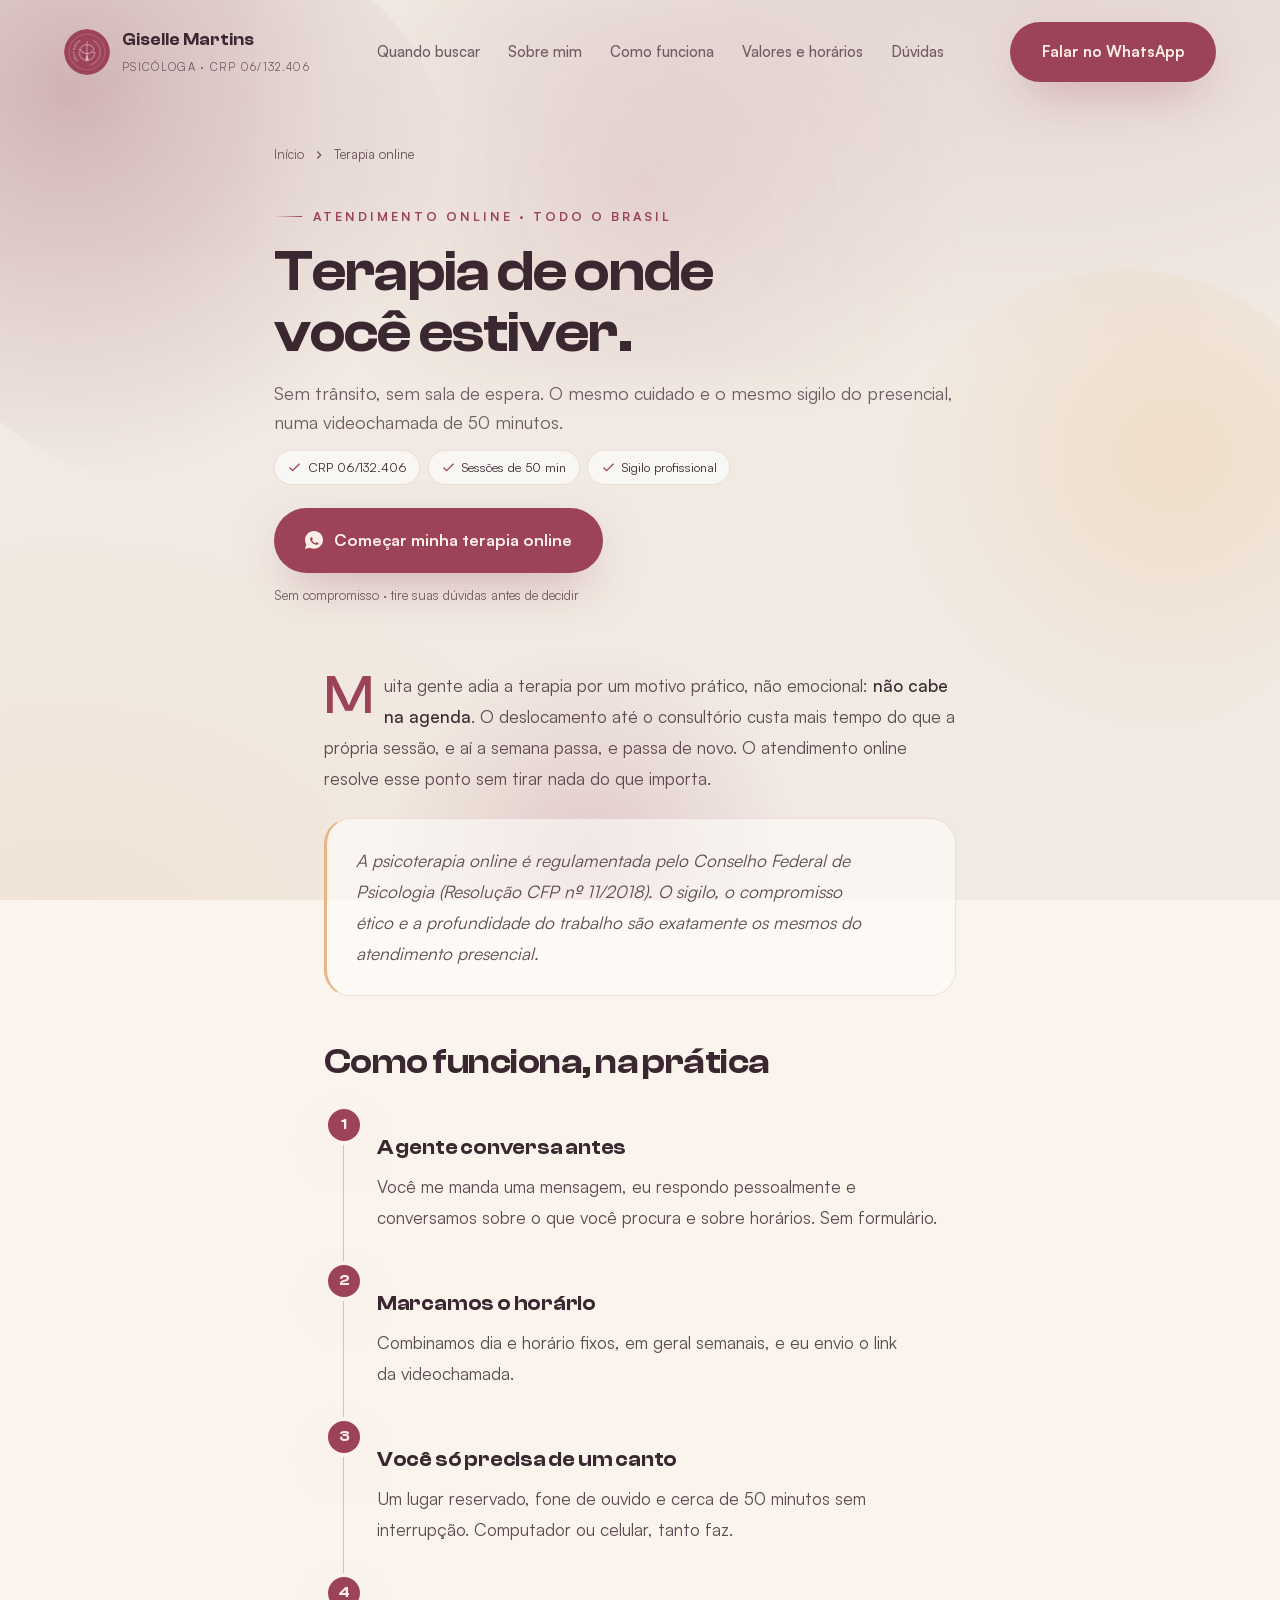
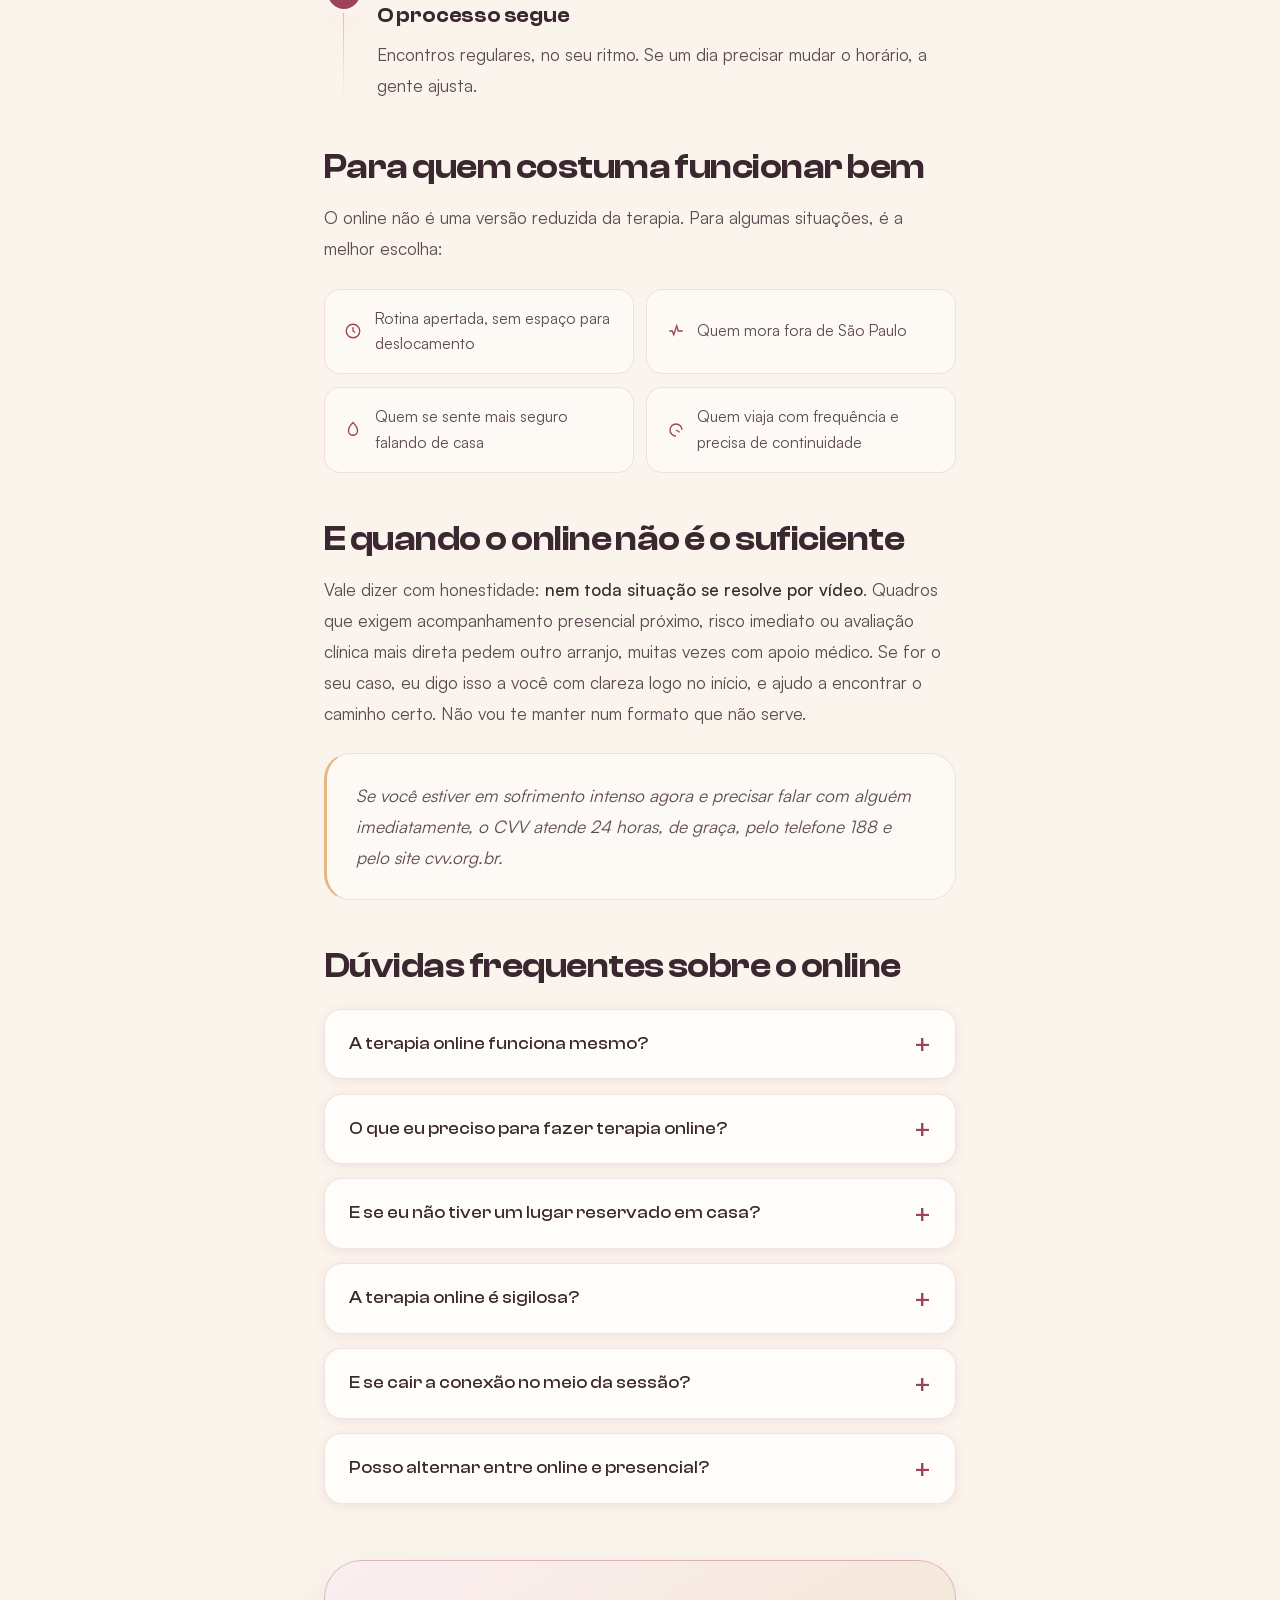
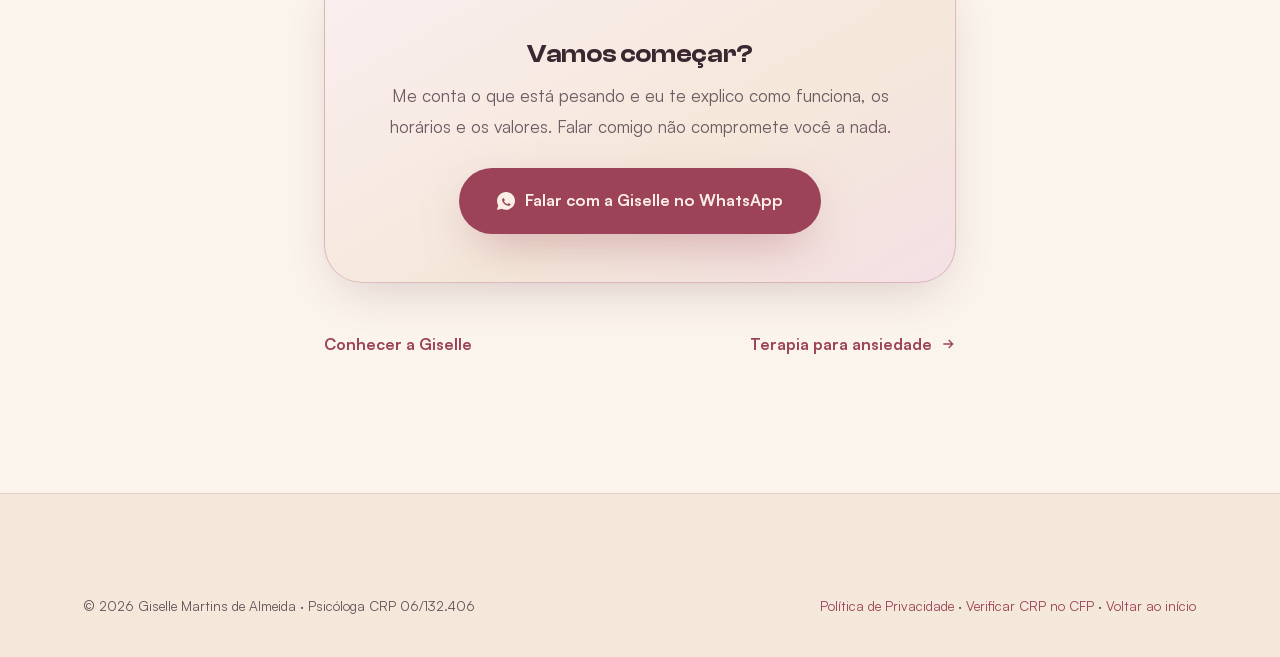
<file: terapia-online.html>
<!DOCTYPE html>
<html lang="pt-BR">
<head>
  <meta charset="UTF-8" />
  <meta name="viewport" content="width=device-width, initial-scale=1.0" />
  <!-- Google tag (gtag.js), carregada fora do caminho critico.
       O script sao 187 KB e ~163 ms de linha principal. Subir na ociosidade
       (ou no primeiro toque, o que vier antes) tira isso da primeira
       renderizacao sem perder o pageview: o GA4 registra quando ele sobe. -->
  <script>
    window.dataLayer = window.dataLayer || [];
    function gtag(){dataLayer.push(arguments);}
    gtag('js', new Date());
    gtag('config', 'G-RFCD1X5SDE');
    (function () {
      var subiu = false;
      function sobe() {
        if (subiu) return; subiu = true;
        var s = document.createElement('script');
        s.async = true;
        s.src = 'https://www.googletagmanager.com/gtag/js?id=G-RFCD1X5SDE';
        document.head.appendChild(s);
      }
      // quem interage primeiro nao pode ficar sem medicao
      ['pointerdown', 'keydown', 'scroll'].forEach(function (ev) {
        addEventListener(ev, sobe, { once: true, passive: true });
      });
      if ('requestIdleCallback' in window) requestIdleCallback(sobe, { timeout: 3500 });
      else setTimeout(sobe, 2500);
    })();
  </script>
  <title>Terapia Online com Psicóloga | Giselle Martins, CRP 06/132.406</title>
  <meta name="description" content="Psicoterapia online para adultos, de onde você estiver. Sessões de 50 min por videochamada, com o mesmo sigilo do presencial. CRP 06/132.406." />
  <meta name="theme-color" content="#9c4359" />
  <link rel="icon" href="favicon.ico" sizes="32x32" />
  <link rel="icon" href="assets/img/favicon-512.png" type="image/png" sizes="512x512" />
  <link rel="apple-touch-icon" href="apple-touch-icon.png" />
  <link rel="canonical" href="https://psicologagisellemartins.com.br/terapia-online.html" />

  <meta property="og:title" content="Terapia Online com Psicóloga | Giselle Martins" />
  <meta property="og:description" content="Psicoterapia online para adultos, de onde você estiver. Sessões de 50 minutos, com o mesmo sigilo do presencial." />
  <meta property="og:type" content="website" />
  <meta property="og:locale" content="pt_BR" />
  <meta property="og:url" content="https://psicologagisellemartins.com.br/terapia-online.html" />
  <meta property="og:image" content="https://psicologagisellemartins.com.br/assets/img/giselle-hero.jpg" />
  <meta name="twitter:card" content="summary_large_image" />
  <meta name="twitter:title" content="Terapia Online com Psicóloga | Giselle Martins" />
  <meta name="twitter:description" content="Psicoterapia online para adultos, de onde você estiver. Sessões de 50 minutos, com o mesmo sigilo do presencial." />
  <meta name="twitter:image" content="https://psicologagisellemartins.com.br/assets/img/giselle-hero.jpg" />

  <link rel="preload" href="assets/fonts/clash-display-600.woff2" as="font" type="font/woff2" crossorigin />
  <link rel="preload" href="assets/fonts/satoshi-400.woff2" as="font" type="font/woff2" crossorigin />
  <!-- css:inline: main.css,article.css --><style>
@font-face {
  font-family: 'Clash Display';
  src: url('/assets/fonts/clash-display-500.woff2') format('woff2');
  font-weight: 500; font-style: normal; font-display: swap;
}
@font-face {
  font-family: 'Clash Display';
  src: url('/assets/fonts/clash-display-600.woff2') format('woff2');
  font-weight: 600; font-style: normal; font-display: swap;
}
@font-face {
  font-family: 'Satoshi';
  src: url('/assets/fonts/satoshi-400.woff2') format('woff2');
  font-weight: 400; font-style: normal; font-display: swap;
}
@font-face {
  font-family: 'Satoshi';
  src: url('/assets/fonts/satoshi-500.woff2') format('woff2');
  font-weight: 500; font-style: normal; font-display: swap;
}
@font-face {
  font-family: 'Satoshi';
  src: url('/assets/fonts/satoshi-700.woff2') format('woff2');
  font-weight: 700; font-style: normal; font-display: swap;
}
:root {
  --wine: #9c4359;
  --wine-700: #883a4d;
  --wine-800: #6f2f40;
  --wine-900: #561f30;
  --wine-soft: #b65f74;
  --mauve: #bc8693;
  --mauve-200: #e3c8cf;
  --gold: #f7d2a3;
  --gold-deep: #e7b681;
  --cream: #fbf4ec;
  --cream-2: #f4e8da;
  --ivory: #fffdfa;
  --sand: #efe2d2;
  --ink: #3a2730;
  --ink-2: #5e4a52;
  --txt: #5e4a52;
  --txt-strong: #3a2730;
  --txt-soft: #6f5b63;
  --txt-faint: #655259;
  --on-wine: #fbeee4;
  --on-wine-soft: #ecccd2;
  --on-wine-faint: #cfa6af;
  --glass: rgba(255, 255, 255, 0.55);
  --glass-strong: rgba(255, 255, 255, 0.8);
  --card: var(--ivory);
  --line: rgba(156, 67, 89, 0.14);
  --line-strong: rgba(156, 67, 89, 0.3);
  --w-glass: rgba(255, 255, 255, 0.08);
  --w-glass-strong: rgba(255, 255, 255, 0.14);
  --w-line: rgba(255, 255, 255, 0.18);
  --w-line-strong: rgba(247, 210, 163, 0.45);
  --glass-border: var(--line);
  --glass-border-strong: var(--line-strong);
  --grad-wine: linear-gradient(135deg, #b65f74 0%, #9c4359 52%, #6f2f40 100%);
  --grad-gold: linear-gradient(135deg, #fbe0bd, #f7d2a3 50%, #e7b681 100%);
  --grad-text: linear-gradient(120deg, #fbe6cc 0%, #f7d2a3 50%, #e7b681 100%);
  --shadow-sm: 0 2px 12px rgba(86, 31, 48, 0.08);
  --shadow-md: 0 18px 50px -16px rgba(86, 31, 48, 0.22);
  --shadow-lg: 0 40px 90px -24px rgba(86, 31, 48, 0.32);
  --glow-wine: 0 18px 50px -16px rgba(156, 67, 89, 0.5);
  --maxw: 1240px;
  --pad: clamp(1.25rem, 5vw, 6rem);
  --radius: 26px;
  --radius-lg: 38px;
  --radius-sm: 14px;
  --sec-top: clamp(3.5rem, 7vw, 6.5rem);
  --sec-bottom: clamp(4.25rem, 8.5vw, 8rem);
  --bar-h: 5.25rem;
  --z-float: 700;
  --z-bar: 750;
  --z-menu: 790;
  --z-nav: 800;
  --ease: cubic-bezier(0.22, 1, 0.36, 1);
  --ease-out: cubic-bezier(0.3, 0, 0.2, 1);
  --t-hover: 160ms;
  --t-state: 240ms;
  --ease-soft: cubic-bezier(0.16, 1, 0.3, 1);
  --font-display: 'Clash Display', 'Satoshi', system-ui, sans-serif;
  --font-body: 'Satoshi', system-ui, -apple-system, sans-serif;
}
*, *::before, *::after { box-sizing: border-box; margin: 0; padding: 0; }
html { -webkit-text-size-adjust: 100%; }
:target, section[id], main[id] { scroll-margin-top: 88px; }
body {
  font-family: var(--font-body);
  background: var(--cream);
  color: var(--txt);
  line-height: 1.65;
  font-weight: 400;
  overflow-x: hidden;
  -webkit-font-smoothing: antialiased;
  text-rendering: optimizeLegibility;
  position: relative;
}
img { max-width: 100%; display: block; height: auto; }
a { color: inherit; text-decoration: none; }
ul { list-style: none; }
button { font-family: inherit; cursor: pointer; }
::selection { background: rgba(188, 134, 147, 0.4); color: var(--wine-900); }
.wrap { width: 100%; max-width: var(--maxw); margin-inline: auto; padding-inline: var(--pad); }
section { position: relative; }
.skip-link {
  position: absolute; left: 1rem; top: -100px; z-index: 1000;
  padding: .8rem 1.3rem; border-radius: 100px;
  background: var(--wine); color: var(--on-wine); font-weight: 600; font-size: .9rem;
  transition: top .25s var(--ease);
}
.skip-link:focus-visible { top: 1rem; }
h1, h2, h3, h4 {
  font-family: var(--font-display); font-weight: 600; line-height: 1.05;
  letter-spacing: -0.015em; color: var(--txt-strong);
  text-wrap: balance;
}
p { text-wrap: pretty; }
.eyebrow {
  font-family: var(--font-body); font-size: 0.78rem; font-weight: 600;
  letter-spacing: 0.24em; text-transform: uppercase; color: var(--wine);
  display: inline-flex; align-items: center; gap: 0.7rem;
}
.eyebrow::before { content: ''; width: 28px; height: 1px; background: linear-gradient(90deg, transparent, var(--wine)); }
.display-1 { font-size: clamp(2.6rem, 7.5vw, 5.6rem); font-weight: 600; letter-spacing: -0.035em; line-height: 1.02; }
.display-2 { font-size: clamp(2rem, 4.4vw, 3.4rem); letter-spacing: -0.025em; line-height: 1.08; }
.lead { font-size: clamp(1.02rem, 1.35vw, 1.2rem); color: var(--txt-soft); font-weight: 400; max-width: 58ch; line-height: 1.62; }
.grad-text { background: var(--grad-text); -webkit-background-clip: text; background-clip: text; -webkit-text-fill-color: transparent; color: transparent; }
.italic-serif { font-style: italic; }
.section-head { max-width: 700px; margin-bottom: clamp(2.2rem, 4.5vw, 3.4rem); }
.section-head h2 { margin: 1rem 0 .9rem; }
.section-head .lead { max-width: 54ch; }
.ambient {
  position: fixed; inset: 0; z-index: -2; overflow: hidden; pointer-events: none;
  transform: translateZ(0);
  contain: paint;
  background:
    radial-gradient(1100px 760px at 80% -10%, rgba(188, 134, 147, 0.22), transparent 60%),
    radial-gradient(900px 680px at 5% 105%, rgba(247, 210, 163, 0.2), transparent 60%),
    var(--cream);
}
.orb { position: absolute; border-radius: 50%; opacity: 0.5; will-change: transform; }
.orb--1 { width: 44vw; height: 44vw; left: -8vw; top: -6vw; background: radial-gradient(circle at 30% 30%, var(--mauve), transparent 70%); animation: drift1 24s var(--ease-soft) infinite alternate; }
.orb--2 { width: 36vw; height: 36vw; right: -6vw; top: 30vh; background: radial-gradient(circle at 60% 40%, var(--gold), transparent 70%); opacity: 0.35; animation: drift2 28s var(--ease-soft) infinite alternate; }
.orb--3 { width: 32vw; height: 32vw; left: 30vw; bottom: -12vw; background: radial-gradient(circle at 50% 50%, var(--wine-soft), transparent 70%); opacity: 0.22; animation: drift3 32s var(--ease-soft) infinite alternate; }
@keyframes drift1 { to { transform: translate3d(8vw, 6vh, 0) scale(1.12); } }
@keyframes drift2 { to { transform: translate3d(-7vw, -5vh, 0) scale(1.1); } }
@keyframes drift3 { to { transform: translate3d(5vw, -8vh, 0) scale(1.18); } }
.grain {
  position: fixed; inset: 0; z-index: -1; pointer-events: none; opacity: 0.04;
  transform: translateZ(0);
  background-image: url("data:image/svg+xml,%3Csvg viewBox='0 0 200 200' xmlns='http://www.w3.org/2000/svg'%3E%3Cfilter id='n'%3E%3CfeTurbulence type='fractalNoise' baseFrequency='0.85' numOctaves='3' stitchTiles='stitch'/%3E%3C/filter%3E%3Crect width='100%25' height='100%25' filter='url(/assets/css/%23n)'/%3E%3C/svg%3E");
}
.nav {
  position: fixed; top: 0; left: 0; right: 0; z-index: 800;
  transform: translateZ(0);
  display: flex; align-items: center; justify-content: space-between;
  padding: 1.4rem var(--pad);
  transition: padding var(--t-state) var(--ease-out), background var(--t-state), border-color var(--t-state), box-shadow var(--t-state);
  border-bottom: 1px solid transparent;
}
.nav.scrolled {
  padding-block: 0.8rem;
  background: rgba(251, 244, 236, 0.96);
  border-bottom: 1px solid var(--line); box-shadow: var(--shadow-sm);
}
.brand { display: flex; align-items: center; gap: 0.75rem; }
.brand__logo { width: 46px; height: 46px; border-radius: 50%; object-fit: cover; box-shadow: var(--glow-wine); }
.brand__name { font-family: var(--font-display); font-weight: 600; font-size: 1.05rem; line-height: 1.05; color: var(--txt-strong); transition: color var(--t-state); }
.brand__crp { font-size: 0.64rem; letter-spacing: 0.18em; color: var(--txt-soft); text-transform: uppercase; transition: color var(--t-state); }
.nav__links { display: flex; align-items: center; gap: 0.35rem; }
.nav__link { position: relative; padding: 0.6rem 1rem; font-size: 0.92rem; font-weight: 500; color: var(--txt-soft); transition: color .35s; }
.nav__link::after { content: ''; position: absolute; left: 1rem; right: 1rem; bottom: 0.35rem; height: 1px; background: var(--wine); transform: scaleX(0); transform-origin: left; transition: transform var(--t-state) var(--ease-out); }
.nav__link:hover { color: var(--wine); }
.nav__link:hover::after { transform: scaleX(1); }
.nav__cta { display: inline-flex; }
.nav__burger { display: none; flex-direction: column; gap: 5px; background: none; border: 0; padding: 8px; }
.nav__burger span { width: 24px; height: 2px; background: var(--wine); border-radius: 2px; transition: var(--t-state) var(--ease-out); }
.mobile-menu {
  position: fixed; inset: 0; z-index: 790;
  background: rgba(111, 47, 64, 0.985);
  display: flex; flex-direction: column; justify-content: center; align-items: center; gap: 0.5rem;
  opacity: 0; visibility: hidden; transition: opacity var(--t-state) var(--ease-out), visibility var(--t-state);
}
.mobile-menu.open { opacity: 1; visibility: visible; }
.mobile-menu a { font-family: var(--font-display); font-size: clamp(1.6rem, 6.2vw, 2.2rem); color: var(--on-wine); padding: 0.35rem; transition: color .3s; }
.mobile-menu a:hover { color: var(--gold); }
.mobile-menu__cta {
  margin-top: 1.2rem; padding: .85rem 1.8rem !important; border-radius: 100px;
  background: var(--gold); color: var(--wine-900) !important;
  font-size: 1.15rem !important; font-weight: 600;
}
body.menu-open { overflow: hidden; }
.btn {
  position: relative; display: inline-flex; align-items: center; gap: 0.65rem;
  padding: 1rem 1.9rem; border-radius: 100px; font-weight: 600; font-size: 0.96rem;
  border: 1px solid transparent; overflow: hidden; isolation: isolate;
  transition: transform var(--t-hover) var(--ease-out), box-shadow var(--t-hover) var(--ease-out), color var(--t-hover) var(--ease-out), background var(--t-hover) var(--ease-out), border-color var(--t-hover) var(--ease-out);
}
.btn svg { width: 18px; height: 18px; }
.btn--primary { background: var(--wine); color: var(--on-wine); box-shadow: var(--glow-wine); }
.btn--primary::before { content: ''; position: absolute; inset: 0; z-index: -1; background: var(--grad-wine); opacity: 0; transition: opacity var(--t-hover) var(--ease-out); }
.btn--primary:hover { transform: translateY(-3px); box-shadow: 0 22px 50px -14px rgba(156,67,89,0.65); }
.btn--primary:hover::before { opacity: 1; }
.btn:active { transform: translateY(0) scale(.985); transition-duration: .08s; }
.btn--ghost { background: transparent; color: var(--wine); border-color: var(--line-strong); }
.btn--ghost:hover { border-color: var(--wine); background: rgba(156,67,89,0.06); transform: translateY(-3px); }
.btn--lg { padding: 1.15rem 2.3rem; font-size: 1.02rem; }
.link-arrow { display: inline-flex; align-items: center; gap: 0.5rem; color: var(--wine); font-weight: 600; }
.link-arrow svg { width: 16px; transition: transform .35s var(--ease); }
.link-arrow:hover svg { transform: translateX(5px); }
.hero {
  min-height: 100svh; display: flex; align-items: center;
  padding-top: 6.5rem; padding-bottom: 2.5rem; overflow: hidden;
  background: linear-gradient(180deg, #fdf8f2 0%, var(--cream) 55%, #f6ebdf 100%);
  color: var(--ink);
}
.hero::before {
  content: ''; position: absolute; right: -8%; top: 50%; translate: 0 -50%;
  width: 60vw; height: 60vw; max-width: 760px; max-height: 760px; z-index: 0; opacity: 0.05;
  background: url('/assets/img/gm-simbolo-wine.png') center/contain no-repeat;
}
.hero::after {
  content: ''; position: absolute; inset: 0; z-index: 0; pointer-events: none;
  background: radial-gradient(900px 520px at 72% -5%, rgba(188,134,147,0.22), transparent 60%);
}
.hero h1, .hero h2 { color: var(--ink); }
.hero .grad-text { display: inline-block; padding-right: 0.14em; margin-right: -0.06em; background: linear-gradient(120deg, var(--wine), var(--mauve)); -webkit-background-clip: text; background-clip: text; -webkit-text-fill-color: transparent; color: transparent; }
.hero .lead { color: var(--txt-soft); }
.hero__grid { position: relative; z-index: 2; display: grid; grid-template-columns: 1.1fr 0.9fr; gap: clamp(2rem, 4.5vw, 4.5rem); align-items: center; width: 100%; }
.hero__content { position: relative; z-index: 2; }
.hero h1 { margin: 0.7rem 0 0.9rem; font-size: clamp(2.05rem, 3.9vw, 3.35rem); letter-spacing: -0.03em; line-height: 1.04; }
.hero .lead { font-size: clamp(1rem, 1.2vw, 1.1rem); max-width: 50ch; }
.hero .lead b { display: block; margin-top: .7rem; color: var(--txt-strong); font-weight: 500; }
.hero h1 .line { display: block; overflow: hidden; padding-bottom: 0.08em; }
.hero h1 .line > span { display: block; transform: translateY(110%); animation: heroLine 1.1s var(--ease) forwards; }
.hero h1 .line:nth-child(2) > span { animation-delay: .12s; }
.hero h1 .line:nth-child(3) > span { animation-delay: .24s; }
@keyframes heroLine { to { transform: translateY(0); } }
.hero__intro { opacity: 0; animation: fadeUp 1s var(--ease) .5s forwards; }
.hero__actions { display: flex; flex-wrap: wrap; gap: .8rem; margin-top: 1.2rem; opacity: 0; animation: fadeUp 1s var(--ease) .65s forwards; }
.hero__micro { margin-top: .75rem; font-size: .82rem; line-height: 1.55; color: var(--txt-soft); opacity: 0; animation: fadeUp 1s var(--ease) .8s forwards; }
.hero__id { display: none; align-items: center; gap: .8rem; opacity: 0; animation: fadeUp 1s var(--ease) .35s forwards; }
.hero__id img { width: 58px; height: 58px; border-radius: 50%; object-fit: cover; object-position: center 18%; border: 2px solid var(--ivory); box-shadow: var(--shadow-md); flex-shrink: 0; }
.hero__id b { display: block; font-family: var(--font-display); font-size: 1.05rem; font-weight: 600; color: var(--txt-strong); line-height: 1.2; }
.hero__id span { font-size: .78rem; letter-spacing: .1em; text-transform: uppercase; color: var(--wine); }
@keyframes fadeUp { from { opacity: 0; transform: translateY(24px); } to { opacity: 1; transform: none; } }
.hero__portrait { position: relative; z-index: 1; opacity: 0; animation: fadeUp 1.2s var(--ease) .4s forwards; }
.portrait-card {
  position: relative; border-radius: var(--radius-lg); overflow: hidden;
  border: 1px solid var(--line-strong); box-shadow: var(--shadow-lg);
  background: var(--ivory); animation: floaty 7s var(--ease-soft) infinite alternate;
}
.portrait-card img { width: 100%; aspect-ratio: 4/5; object-fit: cover; object-position: center 18%; }
.portrait-card::after { content: ''; position: absolute; inset: 0; background: linear-gradient(180deg, rgba(86,31,48,0.05) 0%, transparent 32%, transparent 56%, rgba(86,31,48,0.62)); }
.portrait-badge {
  position: absolute; right: 1rem; bottom: 1rem; z-index: 4;
  display: flex; align-items: center; gap: 0.6rem; padding: 0.65rem 0.95rem; border-radius: 100px;
  background: rgba(255,255,255,0.94); border: 1px solid rgba(255,255,255,0.6); max-width: calc(100% - 2rem); box-shadow: var(--shadow-sm);
}
.portrait-badge i { width: 9px; height: 9px; border-radius: 50%; background: #3fae6b; box-shadow: 0 0 12px #6fd49a; flex-shrink: 0; animation: pulse 2s infinite; }
.portrait-badge span { font-size: 0.78rem; color: var(--wine-900); font-weight: 500; line-height: 1.25; }
@keyframes pulse { 0%,100%{opacity:1;} 50%{opacity:.35;} }
@keyframes floaty { to { transform: translateY(-12px); } }
.hero__chip {
  position: absolute; z-index: 4; padding: 0.6rem 0.95rem; border-radius: 14px;
  background: rgba(255,255,255,0.93);
  border: 1px solid var(--line-strong); font-size: 0.8rem; color: var(--ink); box-shadow: var(--shadow-md); white-space: nowrap;
}
.hero__chip--2 { top: 1rem; right: 1rem; left: auto; bottom: auto; animation: floaty 6s var(--ease-soft) .6s infinite alternate-reverse; }
.hero__chip b { color: var(--wine); }
.scroll-hint { position: absolute; left: 50%; bottom: 2rem; translate: -50% 0; z-index: 3; display: flex; flex-direction: column; align-items: center; gap: 0.6rem; font-size: 0.68rem; letter-spacing: 0.3em; text-transform: uppercase; color: var(--txt-faint); opacity: 0; animation: fadeUp 1s 1.1s forwards; }
.scroll-hint i { width: 1px; height: 46px; background: linear-gradient(var(--wine), transparent); position: relative; overflow: hidden; }
.scroll-hint i::after { content:''; position:absolute; top:-50%; left:0; width:100%; height:50%; background:var(--wine); animation: scrollDot 1.8s var(--ease) infinite; }
@keyframes scrollDot { to { top: 100%; } }
.reveal { opacity: 0; transform: translateY(40px); transition: opacity 1s var(--ease), transform 1s var(--ease); }
.reveal.in { opacity: 1; transform: none; }
.reveal[data-delay="1"] { transition-delay: .1s; }
.reveal[data-delay="2"] { transition-delay: .2s; }
.reveal[data-delay="3"] { transition-delay: .3s; }
.reveal[data-delay="4"] { transition-delay: .4s; }
.section-pad { padding-block: var(--sec-top) var(--sec-bottom); }
.section--tint {
  background: linear-gradient(180deg, transparent, rgba(239,226,210,.55) 12%, rgba(239,226,210,.55) 88%, transparent);
}
.about__grid { display: grid; grid-template-columns: 0.9fr 1.1fr; gap: clamp(2.5rem, 6vw, 5.5rem); align-items: center; }
.about__media { position: relative; }
.about__photo { border-radius: var(--radius-lg); overflow: hidden; border: 1px solid var(--line); box-shadow: var(--shadow-lg); }
.about__photo img { width: 100%; aspect-ratio: 4/5; object-fit: cover; transition: transform 1.2s var(--ease); }
.about__media:hover .about__photo img { transform: scale(1.05); }
.about__quote {
  position: absolute; right: -1.5rem; bottom: -1.5rem; max-width: 280px; padding: 1.4rem 1.6rem; border-radius: 22px;
  background: var(--wine); color: var(--on-wine); box-shadow: var(--glow-wine);
}
.about__quote p { font-family: var(--font-display); font-style: italic; font-size: 1rem; color: var(--on-wine); line-height: 1.4; }
.about__quote cite { display: block; margin-top: 0.7rem; font-size: 0.78rem; color: var(--gold); font-style: normal; }
.about__text p { color: var(--txt); margin-bottom: 1.2rem; }
.about__text p strong { color: var(--txt-strong); font-weight: 600; }
.credentials { display: grid; gap: 0.2rem; margin: 2rem 0; }
.credential { display: flex; gap: 0.9rem; align-items: flex-start; padding: 0.9rem 0; border-top: 1px solid var(--line); }
.credential svg { width: 22px; height: 22px; color: var(--wine); flex-shrink: 0; margin-top: 2px; }
.credential b { color: var(--txt-strong); font-weight: 600; display: block; }
.credential span { font-size: 0.88rem; color: var(--txt-faint); }
.space-text .lead { margin-bottom: 1.6rem; }
.space-gallery { display: grid; grid-template-columns: 1fr 1fr; grid-template-rows: auto auto; gap: 1rem; width: 100%; max-width: 500px; margin-inline: auto; }
.space-gallery figure { border-radius: var(--radius); overflow: hidden; border: 1px solid var(--line); box-shadow: var(--shadow-md); }
.space-gallery figure img { width: 100%; height: 100%; object-fit: cover; transition: transform 1s var(--ease); }
.space-gallery figure:hover img { transform: scale(1.06); }
.space-gallery .g-main { grid-column: 1 / -1; aspect-ratio: 16/10; }
.space-gallery .g-a, .space-gallery .g-b { aspect-ratio: 1/1; }
.cta {
  position: relative; border-radius: var(--radius-lg); overflow: hidden;
  padding: clamp(3.2rem, 7vw, 5.8rem) clamp(1.5rem, 6vw, 5rem); text-align: center;
  background: var(--grad-wine);
  box-shadow: 0 40px 90px -30px rgba(86, 31, 48, 0.55);
}
.cta::before { content: ''; position: absolute; right: -6%; top: -40%; width: 55%; height: 180%; z-index: 0; opacity: 0.09; background: url('/assets/img/gm-simbolo-branco.webp') center/contain no-repeat; }
.cta::after { content: ''; position: absolute; inset: 0; z-index: 0; pointer-events: none; background: radial-gradient(760px circle at 50% -25%, rgba(247,210,163,0.22), transparent 62%); }
.cta > * { position: relative; z-index: 1; }
.cta h2 { margin-bottom: 1.2rem; color: var(--on-wine); }
.cta .eyebrow { justify-content: center; color: var(--gold); }
.cta .eyebrow::before { background: linear-gradient(90deg, transparent, var(--gold)); }
.cta .lead { margin: 0 auto; color: var(--on-wine-soft); }
.cta__actions { display: flex; gap: .9rem; justify-content: center; flex-wrap: wrap; }
.cta .hero__micro { color: var(--on-wine-faint); animation: none; opacity: 1; }
.cta .btn--primary { background: var(--grad-gold); color: var(--wine-900); box-shadow: 0 18px 44px -14px rgba(0,0,0,.45); }
.cta .btn--primary::before { display: none; }
.cta .btn--primary:hover { box-shadow: 0 24px 54px -14px rgba(0,0,0,.55); }
.cta .btn--ghost { background: rgba(255,255,255,0.08); color: var(--on-wine); border-color: var(--w-line); }
.cta .btn--ghost:hover { background: rgba(255,255,255,0.16); border-color: var(--w-line-strong); }
.footer { background: var(--cream-2); color: var(--txt-soft); border-top: 1px solid var(--line); padding-top: clamp(3rem, 6vw, 4.5rem); padding-bottom: 2.5rem; }
.footer__grid { display: grid; grid-template-columns: 1.6fr 1fr 1.1fr; gap: 2rem clamp(2rem, 5vw, 4rem); margin-bottom: 2.5rem; }
.footer .brand__name { color: var(--txt-strong); }
.footer .brand__crp { color: var(--txt-faint); }
.footer__brand p { color: var(--txt-soft); max-width: 34ch; margin-top: 1rem; font-size: 0.92rem; }
.footer h4, .footer__col h2 { font-size: 0.8rem; letter-spacing: 0.2em; text-transform: uppercase; color: var(--wine); margin-bottom: 1.1rem; font-family: var(--font-body); font-weight: 600; line-height: 1.4; }
.footer__col a, .footer__col p { display: block; color: var(--txt-soft); padding: 0.35rem 0; font-size: 0.95rem; transition: color .3s; }
.footer__col a:hover { color: var(--wine); }
.socials { display: flex; gap: 0.7rem; margin-top: 1.4rem; }
.socials a { width: 42px; height: 42px; border-radius: 12px; display: grid; place-items: center; background: var(--ivory); border: 1px solid var(--line); color: var(--wine); transition: var(--t-hover) var(--ease-out); }
.socials a:hover { background: var(--wine); border-color: var(--wine); color: var(--ivory); transform: translateY(-3px); }
.socials svg { width: 18px; height: 18px; }
.footer__bottom { display: flex; justify-content: space-between; align-items: center; gap: 1rem; flex-wrap: wrap; padding-top: 1.8rem; border-top: 1px solid var(--line); }
.footer__bottom p { font-size: 0.84rem; color: var(--txt-faint); }
.footer__bottom a { color: var(--wine); }
.wa-float { position: fixed; right: 1.5rem; bottom: calc(1.5rem + env(safe-area-inset-bottom)); z-index: 700; width: 60px; height: 60px; border-radius: 50%; display: grid; place-items: center; background: #25D366; box-shadow: 0 12px 30px -8px rgba(37,211,102,0.6); transition: transform var(--t-hover) var(--ease-out); }
.wa-float::before { content:''; position:absolute; inset:0; border-radius:50%; border:2px solid #25D366; animation: pulseRing 2.4s infinite; }
.wa-float:hover { transform: scale(1.08); }
.wa-float svg { width: 32px; height: 32px; fill: #fff; }
@keyframes pulseRing { 0%{transform:scale(1);opacity:.7;} 100%{transform:scale(1.7);opacity:0;} }
.mobile-cta {
  position: fixed; left: 0; right: 0; bottom: 0; z-index: 750; display: none;
  padding: .65rem 1rem calc(.65rem + env(safe-area-inset-bottom));
  background: rgba(251, 244, 236, 0.97);
  border-top: 1px solid var(--line); box-shadow: 0 -8px 30px -18px rgba(86, 31, 48, 0.4);
}
.mobile-cta .btn { width: 100%; justify-content: center; min-height: 52px; }
@media (prefers-reduced-motion: reduce) {
  *, *::before, *::after { animation-duration: .001ms !important; animation-iteration-count: 1 !important; transition-duration: .001ms !important; scroll-behavior: auto !important; }
  .orb { animation: none; }
}
:focus-visible { outline: 2px solid var(--wine); outline-offset: 3px; border-radius: 4px; }
.mobile-cta a:focus-visible { outline-offset: -3px; }
.hero__assur { display: flex; flex-wrap: wrap; gap: 0.5rem; margin: 0.8rem 0; opacity: 0; animation: fadeUp 1s var(--ease) .75s forwards; }
.hero__assur span { display: inline-flex; align-items: center; gap: 0.4rem; padding: 0.4rem 0.82rem; border-radius: 100px; background: rgba(255,255,255,0.6); border: 1px solid var(--line); font-size: 0.8rem; color: var(--ink); }
.hero__assur svg { width: 15px; height: 15px; color: var(--wine); flex-shrink: 0; }
.inline-cta {
  display: flex; align-items: center; justify-content: space-between; gap: 1.5rem; flex-wrap: wrap;
  margin-top: clamp(2rem, 4vw, 3rem); padding: 1.5rem 1.8rem; border-radius: var(--radius);
  background: var(--ivory); border: 1px solid var(--line-strong); box-shadow: var(--shadow-sm);
}
.inline-cta p { margin: 0; max-width: 48ch; color: var(--txt-strong); font-weight: 500; font-size: 1.02rem; }
.inline-cta .btn { flex-shrink: 0; }
.inline-cta svg { width: 18px; height: 18px; }
.practical { gap: 0.2rem clamp(1.5rem, 4vw, 3.5rem); }
.proof-bar { border-block: 1px solid var(--line); background: rgba(255,255,255,.45); }
.proof-bar .wrap { display: grid; grid-template-columns: repeat(4, minmax(0, 1fr)); gap: 1rem clamp(1.5rem, 4vw, 3.5rem); padding-block: clamp(1.5rem, 3vw, 2.2rem); }
.proof {
  display: grid; grid-template-columns: 22px 1fr; gap: 0 .8rem; align-items: center;
  font-size: .88rem; color: var(--txt-soft); line-height: 1.4;
}
.proof svg { width: 22px; height: 22px; color: var(--wine); }
.proof b { display: block; color: var(--txt-strong); font-weight: 600; font-size: .93rem; }
.proof a { color: var(--wine); text-decoration: underline; text-underline-offset: 3px; }
.needs { display: grid; grid-template-columns: repeat(2, minmax(0, 1fr)); gap: .2rem clamp(2rem, 5vw, 4rem); }
.need {
  display: grid; grid-template-columns: 42px 1fr; gap: 0 1rem; align-items: start;
  padding: 1.3rem 0; border-top: 1px solid var(--line);
  transition: border-color var(--t-state) var(--ease-out);
}
.need:hover { border-color: var(--line-strong); }
.need__icon {
  grid-row: span 2; width: 42px; height: 42px; border-radius: 12px;
  display: grid; place-items: center; color: var(--wine);
  background: linear-gradient(140deg, rgba(156,67,89,0.09), rgba(247,210,163,0.2));
  transition: background var(--t-state) var(--ease-out), color var(--t-state) var(--ease-out);
}
.need:hover .need__icon { background: var(--wine); color: var(--gold); }
.need__icon svg { width: 21px; height: 21px; }
.need h3 { font-size: 1.02rem; margin: .1rem 0 .3rem; color: var(--ink); letter-spacing: -.01em; }
.need p { font-size: 0.9rem; color: var(--txt-soft); line-height: 1.55; }
.needs-note { margin-top: 2.2rem; display: flex; flex-wrap: wrap; align-items: center; gap: 0.6rem 1.2rem; color: var(--txt-soft); font-size: .94rem; }
.needs-note .reads { display: inline-flex; flex-wrap: wrap; gap: 0.4rem 1rem; }
.needs-note .reads a { color: var(--wine); font-weight: 500; }
.needs-note .reads a:hover { text-decoration: underline; }
.steps { display: grid; gap: 0; }
.step { position: relative; padding: 0 0 1.7rem 3.3rem; }
.step::before {
  content: ''; position: absolute; left: 19px; top: 40px; bottom: 0; width: 1px;
  background: var(--line-strong);
}
.step:last-child::before { background: linear-gradient(180deg, var(--line-strong), transparent); }
.step:last-child { padding-bottom: 0; }
.step__n {
  position: absolute; left: 0; top: 0; margin: 0;
  font-family: var(--font-display); font-size: .95rem; font-weight: 600; color: var(--on-wine);
  display: grid; place-items: center; width: 40px; height: 40px; border-radius: 50%;
  background: var(--wine); border: 4px solid var(--cream); box-shadow: var(--glow-wine);
}
.step h3 { font-size: 1.08rem; margin-bottom: 0.4rem; color: var(--ink); letter-spacing: -.01em; }
.step p { font-size: 0.94rem; color: var(--txt-soft); }
@media (min-width: 860px) {
  .steps--row { grid-template-columns: repeat(4, 1fr); gap: clamp(1.2rem, 2.5vw, 2rem); }
  .steps--row .step { padding: 3.4rem 0 0; }
  .steps--row .step::before {
    left: 0; right: calc(-1 * clamp(1.2rem, 2.5vw, 2rem)); top: 20px;
    bottom: auto; width: auto; height: 1px;
    background: var(--line-strong);
  }
  .steps--row .step:last-child::before { right: 0; background: linear-gradient(90deg, var(--line-strong), transparent); }
  .steps--row .step p { max-width: 34ch; }
}
.process-grid { display: grid; grid-template-columns: 1.05fr 0.95fr; gap: clamp(2rem, 5vw, 4rem); align-items: center; margin-top: clamp(2.5rem, 5vw, 4rem); }
.trust { display: grid; grid-template-columns: repeat(2, minmax(0, 1fr)); gap: 0.2rem clamp(1.5rem, 4vw, 3.5rem); }
.trust__item { display: grid; grid-template-columns: 24px 1fr; gap: 0 .85rem; align-items: start; padding: 1.05rem 0; border-top: 1px solid var(--line); }
.trust__item svg { grid-row: span 2; width: 22px; height: 22px; color: var(--wine); margin-top: 3px; }
.trust__item b { color: var(--txt-strong); font-weight: 600; display: block; margin-bottom: .12rem; }
.trust__item span { font-size: 0.89rem; color: var(--txt-soft); line-height: 1.55; }
.trust__item--key { border-top-color: var(--line-strong); }
.trust__item--key b { color: var(--wine); }
.faq { display: grid; gap: 0.9rem; max-width: 840px; margin-inline: auto; }
.faq details { background: var(--card); border: 1px solid var(--line); border-radius: 18px; padding: 0 1.5rem; box-shadow: var(--shadow-sm); transition: border-color var(--t-state) var(--ease-out), box-shadow var(--t-state) var(--ease-out); }
.faq details[open] { border-color: var(--line-strong); box-shadow: var(--shadow-md); }
.faq summary { list-style: none; cursor: pointer; padding: 1.25rem 0; font-family: var(--font-display); font-weight: 500; font-size: 1.08rem; color: var(--ink); display: flex; justify-content: space-between; gap: 1.2rem; align-items: center; }
.faq summary::-webkit-details-marker { display: none; }
.faq summary::after { content: '+'; font-family: var(--font-body); font-size: 1.6rem; line-height: 1; color: var(--wine); transition: transform var(--t-state) var(--ease-out); }
.faq details[open] summary::after { transform: rotate(45deg); }
.faq__a { padding: 0 0 1.4rem; color: var(--txt-soft); font-size: 0.98rem; line-height: 1.75; max-width: 64ch; }
@media (hover: none) { .faq summary { cursor: pointer; } }
@media (max-width: 1024px) {
  .process-grid { grid-template-columns: 1fr; }
  .trust { grid-template-columns: 1fr; }
}
.section-head--center { text-align: center; margin-inline: auto; }
.section-head--center .eyebrow { justify-content: center; }
.section-head--center .lead { margin-inline: auto; }
.h-md { font-family: var(--font-display); font-size: clamp(1.6rem, 2.8vw, 2.1rem); letter-spacing: -.02em; line-height: 1.12; margin-bottom: .9rem; color: var(--txt-strong); }
.link-inline { color: var(--wine); text-decoration: underline; text-underline-offset: 3px; text-decoration-thickness: 1px; }
.link-inline:hover { text-decoration-thickness: 2px; }
.space-text__note { margin-top: 1.4rem; padding-top: 1.1rem; border-top: 1px solid var(--line); font-size: .86rem; color: var(--txt-faint); letter-spacing: .02em; }
.fibers {
  position: absolute; inset: 0; z-index: 0; width: 100%; height: 100%;
  pointer-events: none; opacity: 0;
  transition: opacity 1.2s var(--ease);
  mask-image: radial-gradient(120% 100% at 70% 40%, #000 25%, transparent 78%);
}
.fibers.on { opacity: .34; }
@media (prefers-reduced-motion: reduce) { .fibers { display: none; } }
.glow-card {
  --edge-proximity: 0;
  --cursor-angle: 45deg;
  --edge-sens: 28;
  position: relative; isolation: isolate;
  transform: translate3d(0, 0, .01px);
}
.glow-card::after {
  content: ''; position: absolute; inset: -1px; border-radius: inherit;
  pointer-events: none; z-index: 2;
  border: 1px solid transparent;
  background:
    conic-gradient(from 210deg, var(--wine), var(--gold-deep) 30%, var(--mauve) 55%, var(--wine) 80%, var(--wine))
    border-box;
  -webkit-mask:
    linear-gradient(#000 0 0) padding-box exclude,
    linear-gradient(#000 0 0) border-box;
  mask:
    linear-gradient(#000 0 0) padding-box,
    linear-gradient(#000 0 0) border-box;
  mask-composite: exclude;
  -webkit-mask-composite: xor;
  opacity: calc((var(--edge-proximity) - var(--edge-sens)) / (100 - var(--edge-sens)));
  transition: opacity .3s ease-out;
}
.glow-card::before {
  content: ''; position: absolute; inset: -14px; border-radius: inherit;
  pointer-events: none; z-index: -1;
  box-shadow: 0 0 24px 2px rgba(156, 67, 89, .28), 0 0 60px 6px rgba(231, 182, 129, .18);
  -webkit-mask-image: conic-gradient(from var(--cursor-angle) at center, #000 3%, transparent 12%, transparent 88%, #000 97%);
  mask-image: conic-gradient(from var(--cursor-angle) at center, #000 3%, transparent 12%, transparent 88%, #000 97%);
  opacity: calc((var(--edge-proximity) - var(--edge-sens)) / (100 - var(--edge-sens)));
  transition: opacity .35s ease-out;
}
@media (hover: none) { .glow-card::before, .glow-card::after { display: none; } }
.dock {
  position: fixed; left: 50%; bottom: 1.25rem; translate: -50% 0; z-index: var(--z-bar);
  display: none; align-items: flex-end; gap: .45rem;
  padding: .5rem .6rem; border-radius: 20px;
  background: rgba(251, 244, 236, .92);
  border: 1px solid var(--line-strong); box-shadow: var(--shadow-md);
  opacity: 0; transform: translateY(14px); pointer-events: none;
  transition: opacity var(--t-state) var(--ease-out), transform var(--t-state) var(--ease-out);
}
.dock.on { opacity: 1; transform: none; pointer-events: auto; }
@media (min-width: 900px) and (hover: hover) { .dock { display: flex; } }
.dock__item {
  --s: 44px;
  position: relative; flex: 0 0 auto;
  width: var(--s); height: var(--s); border-radius: 13px;
  display: grid; place-items: center;
  background: var(--ivory); border: 1px solid var(--line); color: var(--wine);
  transition: background .3s, color .3s, border-color .3s;
}
.dock__item svg { width: 45%; height: 45%; }
.dock__item:hover { background: var(--wine); border-color: var(--wine); color: var(--gold); }
.dock__item--cta { background: var(--wine); border-color: var(--wine); color: var(--on-wine); box-shadow: var(--glow-wine); }
.dock__item--cta:hover { background: var(--wine-800); color: var(--gold); }
.dock__item[aria-current="true"] { border-color: var(--wine); box-shadow: inset 0 0 0 1px var(--wine); }
.dock__label {
  position: absolute; bottom: calc(100% + 10px); left: 50%; translate: -50% 4px;
  padding: .3rem .65rem; border-radius: 8px; white-space: nowrap;
  background: var(--wine-900); color: var(--on-wine); font-size: .76rem; font-weight: 500;
  opacity: 0; pointer-events: none; transition: opacity .2s, translate .2s var(--ease);
}
.dock__item:hover .dock__label, .dock__item:focus-visible .dock__label { opacity: 1; translate: -50% 0; }
@media (prefers-reduced-motion: reduce) { .dock__item { --s: 44px !important; } }
@media (min-width: 900px) and (hover: hover) { .wa-float { display: none; } }
.hero__actions .btn--lg { padding-inline: 1.9rem; }
@media (min-width: 1025px) { .hero__grid { grid-template-columns: 1.16fr 0.84fr; } }
.hero::before { display: none; }
.scroll-hint { display: none; }
@media (min-width: 721px) {
  .hero__assur { gap: .45rem; }
  .hero__assur span { padding: .38rem .78rem; font-size: .79rem; }
}
@media (max-width: 720px) {
  .hero__actions .btn--lg { padding: 1rem 1.2rem; font-size: .97rem; }
  .cta__actions .btn--lg { padding: 1rem 1.2rem; font-size: .97rem; }
}
@media (max-width: 1024px) {
  .hero__grid { grid-template-columns: 1fr; gap: 2.5rem; }
  .hero__portrait { max-width: 400px; margin-inline: auto; }
  .about__grid { grid-template-columns: 1fr; }
  .about__media { max-width: 460px; margin-bottom: 1.5rem; }
  .footer__grid { grid-template-columns: 1fr 1fr; }
  .proof-bar .wrap { grid-template-columns: repeat(2, minmax(0, 1fr)); }
}
@media (max-width: 860px) {
  .practical { grid-template-columns: repeat(2, minmax(0, 1fr)); }
}
@media (max-width: 720px) {
  :root { --radius: 20px; --radius-lg: 26px; --radius-sm: 12px; }
  .nav__burger.active span:nth-child(1) { transform: translateY(7px) rotate(45deg); }
  .nav__burger.active span:nth-child(2) { opacity: 0; }
  .nav__burger.active span:nth-child(3) { transform: translateY(-7px) rotate(-45deg); }
  .footer__grid { grid-template-columns: 1fr; gap: 2.2rem; }
  .about__quote { position: static; margin-top: 1rem; max-width: none; }
  .scroll-hint { display: none; }
  .mobile-menu { justify-content: flex-start; padding: 6rem 1.5rem 3rem; overflow-y: auto; }
  .hero { padding-top: 4.75rem; padding-bottom: 2.5rem; min-height: 0; }
  .hero__portrait { display: none; }
  .hero__id { display: flex; }
  .hero .eyebrow { display: none; }
  .nav .brand > span { display: none; }
  .hero h1 { font-size: clamp(2rem, 8.4vw, 2.5rem); margin: .85rem 0 .7rem; }
  .hero .lead { font-size: .98rem; }
  .hero .lead b { margin-top: .55rem; }
  .hero__assur { gap: .4rem; margin: 1rem 0 0; }
  .hero__assur span { font-size: .75rem; padding: .34rem .68rem; }
  .hero__actions { flex-direction: column; gap: .6rem; margin-top: 1.1rem; }
  .hero__actions .btn { width: 100%; justify-content: center; }
  .mobile-cta { display: block; }
  .wa-float { display: none; }
  body { padding-bottom: calc(var(--bar-h) + env(safe-area-inset-bottom)); }
  .inline-cta { flex-direction: column; align-items: stretch; text-align: left; padding: 1.4rem 1.3rem; gap: 1.1rem; }
  .inline-cta .btn { justify-content: center; }
  .needs { grid-template-columns: 1fr; gap: 0; }
  .need { grid-template-columns: 36px 1fr; gap: 0 .9rem; padding: 1rem 0; }
  .need__icon { grid-row: span 2; width: 36px; height: 36px; border-radius: 10px; }
  .need__icon svg { width: 19px; height: 19px; }
  .need h3 { font-size: .97rem; margin: 0 0 .2rem; }
  .need p { font-size: .87rem; }
  .trust, .practical { grid-template-columns: 1fr; }
  .proof-bar .wrap { grid-template-columns: 1fr; gap: .2rem; }
  .proof { padding: .7rem 0; border-top: 1px solid var(--line); }
  .proof-bar .proof:first-child { border-top: 0; }
  .space-gallery { max-width: none; }
  .cta__actions .btn { width: 100%; justify-content: center; }
  .needs-note .reads a { display: inline-flex; align-items: center; min-height: 44px; }
  .nav__burger { padding: 14px 10px; }
  .footer__col a { padding: .72rem 0; }
  .footer__bottom a { display: inline-block; padding: .85rem 0; }
  .socials a { width: 46px; height: 46px; }
}
@media (min-width: 560px) and (max-width: 720px) {
  .needs { grid-template-columns: repeat(2, minmax(0, 1fr)); gap: 0 2rem; }
}
.nav { gap: clamp(1.25rem, 3vw, 2.5rem); }
.nav .brand { flex-shrink: 0; }
.nav__cta { flex-shrink: 0; white-space: nowrap; }
.nav__links { flex-shrink: 0; }
.nav__link { padding: 0.6rem 0.7rem; white-space: nowrap; }
.nav__link::after { left: 0.7rem; right: 0.7rem; }
.cta__micro {
  margin-top: 1.5rem; font-size: .82rem; line-height: 1.5;
  color: var(--on-wine-faint);
}
.cta__actions { margin-top: 2.4rem; }
.cta .btn--primary { box-shadow: 0 14px 30px -12px rgba(0, 0, 0, .5); }
.cta .btn--primary:hover { box-shadow: 0 20px 40px -12px rgba(0, 0, 0, .55); }
.cta::before { right: -14%; opacity: .055; }
.glow-card::before, .glow-card::after { display: none; }
.glow-card:hover::before, .glow-card:hover::after { display: block; }
.orb { will-change: auto; }
.about__media:hover .about__photo img { will-change: transform; }
.fibers { image-rendering: auto; }
@media (max-width: 1080px) {
  .nav__links, .nav__cta { display: none; }
  .nav__burger { display: flex; }
}
.hero { min-height: min(100svh, 860px); }
.nav--compact .nav__links, .nav--compact .nav__cta { display: none; }
.nav--compact .nav__burger { display: flex; }
picture { display: contents; }
@media (max-width: 720px) {
  .hero h1,
  .display-1,
  .display-2,
  .article-hero h1,
  .prose h2 {
    letter-spacing: -0.005em;
    word-spacing: 0.08em;
  }
  .need h3, .step h3, .faq summary, .h-md, .trust__item b {
    letter-spacing: 0;
    word-spacing: 0.04em;
  }
}
@media (min-width: 721px) and (max-width: 1024px) {
  .hero h1, .display-1, .display-2 { letter-spacing: -0.015em; word-spacing: 0.03em; }
}
.brand__crp { font-size: 0.7rem; letter-spacing: 0.12em; }
@media (max-width: 720px) {
  .brand__crp { font-size: 0.76rem; letter-spacing: 0.08em; }
}
@media (max-width: 900px) {
  .orb { animation: none; }
}
.article-hero {
  padding-top: 9rem; padding-bottom: clamp(2.5rem, 6vw, 4rem);
  position: relative; overflow: hidden;
}
.article-hero::after {
  content: ''; position: absolute; left: 50%; top: 0; translate: -50% 0;
  width: 80vw; max-width: 900px; height: 380px; z-index: -1; opacity: .55;
  background: radial-gradient(circle, rgba(188,134,147,0.4), transparent 65%);
  filter: blur(20px);
}
.article-hero .wrap { max-width: 860px; }
.breadcrumb { display: flex; gap: 0.5rem; align-items: center; font-size: 0.82rem; color: var(--txt-faint); margin-bottom: 2rem; }
.breadcrumb a { color: var(--txt-soft); transition: color var(--t-hover); }
.breadcrumb a:hover { color: var(--wine); }
.breadcrumb svg { width: 14px; height: 14px; }
.article-hero h1 { font-size: clamp(2.1rem, 5.2vw, 3.6rem); margin: 1rem 0; }
.article-hero .lead { font-size: clamp(1rem, 1.4vw, 1.18rem); }
.article-body { padding-bottom: clamp(4rem, 9vw, 7rem); }
.article-body .wrap { max-width: 760px; }
.prose > * { margin-bottom: 1.5rem; }
.prose p { font-size: 1.08rem; color: var(--txt); line-height: 1.8; }
.prose > p:first-of-type::first-letter {
  font-family: var(--font-display); font-size: 3.4rem; line-height: 0.8; float: left;
  margin: 0.35rem 0.7rem 0 0; color: var(--wine);
}
.prose h2 { font-size: clamp(1.6rem, 3vw, 2.2rem); margin: 3rem 0 1rem; }
.prose h3 { font-size: 1.3rem; margin: 2rem 0 0.8rem; color: var(--txt-strong); }
.prose strong { color: var(--txt-strong); font-weight: 500; }
.callout {
  padding: 1.6rem 1.8rem; border-radius: var(--radius);
  background: var(--glass); border: 1px solid var(--glass-border);
  border-left: 3px solid var(--gold-deep);
}
.callout p { margin: 0; color: var(--txt); font-style: italic; }
.symptom-grid { display: grid; grid-template-columns: repeat(2, 1fr); gap: 0.8rem; margin: 1.5rem 0; }
.symptom {
  display: flex; align-items: center; gap: 0.8rem; padding: 1rem 1.2rem;
  background: var(--glass); border: 1px solid var(--glass-border); border-radius: 16px;
  font-size: 0.98rem; color: var(--txt); transition: border-color var(--t-hover) var(--ease-out), transform var(--t-hover) var(--ease-out);
}
.symptom:hover { border-color: var(--glass-border-strong); transform: translateX(4px); }
.symptom svg { width: 18px; height: 18px; color: var(--wine); flex-shrink: 0; }
.article-cta {
  margin-top: 3.5rem; padding: clamp(2rem, 5vw, 3rem); border-radius: var(--radius-lg);
  text-align: center; border: 1px solid var(--line-strong);
  background: linear-gradient(150deg, #fbeef1 0%, var(--cream-2) 60%, #f4e0e5 100%); box-shadow: var(--shadow-md);
}
.article-cta h3 { font-size: 1.6rem; margin-bottom: 0.8rem; color: var(--ink); }
.article-cta p { color: var(--txt-soft); margin-bottom: 1.6rem; }
.article-nav { display: flex; justify-content: space-between; gap: 1rem; flex-wrap: wrap; margin-top: 3rem; }
@media (max-width: 720px) {
  .article-hero { padding-top: 6.2rem; padding-bottom: 2rem; }
  .article-hero h1 { font-size: clamp(1.85rem, 7.4vw, 2.2rem); margin: .7rem 0; }
  .article-hero .lead { font-size: .98rem; }
  .breadcrumb { margin-bottom: 1.2rem; }
  .breadcrumb a, .breadcrumb span { display: inline-flex; align-items: center; min-height: 44px; }
  .article-nav .link-arrow { min-height: 44px; align-items: center; }
  .article-nav { gap: .4rem; }
  .prose > p:first-of-type::first-letter { font-size: 2.8rem; }
}
@media (max-width: 600px) {
  .symptom-grid { grid-template-columns: 1fr; }
}
.sobre-retrato { margin: 0 0 2.5rem; }
.sobre-retrato img {
  width: 100%; max-width: 380px; aspect-ratio: 4/5; object-fit: cover;
  border-radius: var(--radius-lg); border: 1px solid var(--line);
  box-shadow: var(--shadow-lg);
}
.sobre-retrato figcaption {
  margin-top: .9rem; font-size: .82rem; letter-spacing: .04em;
  color: var(--txt-faint);
}
.prose > figure + p:first-of-type::first-letter { font-size: inherit; float: none; margin: 0; color: inherit; font-family: inherit; }
@media (min-width: 720px) {
  .sobre-retrato { float: left; margin: .4rem 2rem 1.5rem 0; max-width: 300px; }
  .sobre-retrato img { max-width: 300px; }
  .prose > h2 { clear: left; }
}
.article-meta { margin-top: 1.4rem; font-size: .88rem; color: var(--txt-faint); }
.article-meta a { color: var(--wine); text-decoration: underline; text-underline-offset: 3px; }
.prose ul { margin: 0 0 1.5rem; padding-left: 0; }
.prose ul li {
  position: relative; padding-left: 1.6rem; margin-bottom: .8rem;
  font-size: 1.02rem; line-height: 1.75; color: var(--txt);
}
.prose ul li::before {
  content: ''; position: absolute; left: .35rem; top: .72em;
  width: 6px; height: 6px; border-radius: 50%; background: var(--wine);
}
.prose ul li b { color: var(--txt-strong); font-weight: 600; }
.lista-sinais li::before { border-radius: 2px; background: var(--gold-deep); }
.lista-comparativa li::before {
  width: 10px; height: 2px; border-radius: 1px; top: .85em;
  background: var(--wine);
}
.lista-comparativa li { margin-bottom: 1rem; }
.crise {
  margin: 2.5rem 0; padding: 1.6rem 1.8rem; border-radius: var(--radius);
  background: var(--wine); color: var(--on-wine);
  box-shadow: var(--glow-wine);
}
.crise h3 { font-size: 1.15rem; margin-bottom: .6rem; color: var(--on-wine); }
.crise p { margin: 0; color: var(--on-wine-soft); font-size: .98rem; line-height: 1.7; }
.crise b { color: var(--gold); font-weight: 700; }
.referencias {
  margin: 2.5rem 0 0; padding-top: 1.4rem; border-top: 1px solid var(--line);
  font-size: .88rem; color: var(--txt-faint); line-height: 1.7;
}
.referencias h3 {
  font-family: var(--font-body); font-size: .78rem; letter-spacing: .18em;
  text-transform: uppercase; color: var(--wine); margin-bottom: .7rem;
}
.referencias p { margin: 0; font-size: .88rem; color: var(--txt-faint); }
.referencias a { color: var(--wine); text-decoration: underline; text-underline-offset: 3px; }
.prose .faq { margin: 1.5rem 0 2rem; }
</style><!-- /css:inline -->

  <script type="application/ld+json">
  {
    "@context": "https://schema.org",
    "@type": "Service",
    "@id": "https://psicologagisellemartins.com.br/terapia-online.html#servico",
    "name": "Psicoterapia individual online",
    "serviceType": "Psicoterapia online",
    "description": "Sessões de psicoterapia individual por videochamada, de cerca de 50 minutos, para adultos em todo o Brasil. Atendimento em conformidade com a Resolução CFP nº 11/2018 (e-Psi).",
    "url": "https://psicologagisellemartins.com.br/terapia-online.html",
    "provider": { "@id": "https://psicologagisellemartins.com.br/#psicologa" },
    "areaServed": { "@type": "Country", "name": "Brasil" },
    "availableChannel": {
      "@type": "ServiceChannel",
      "serviceUrl": "https://psicologagisellemartins.com.br/terapia-online.html",
      "availableLanguage": { "@type": "Language", "name": "Português", "alternateName": "pt-BR" }
    }
  }
  </script>
  <script type="application/ld+json">
  {
    "@context": "https://schema.org",
    "@type": "FAQPage",
    "mainEntity": [
      { "@type": "Question", "name": "A terapia online funciona mesmo?", "acceptedAnswer": { "@type": "Answer", "text": "Sim. A psicoterapia online tem eficácia reconhecida e é regulamentada pelo Conselho Federal de Psicologia. O vínculo terapêutico se constrói do mesmo jeito, e muitas pessoas se sentem até mais à vontade falando de casa." } },
      { "@type": "Question", "name": "O que eu preciso para fazer terapia online?", "acceptedAnswer": { "@type": "Answer", "text": "Um lugar reservado onde ninguém escute a conversa, uma conexão de internet estável e cerca de 50 minutos sem interrupção. Pode ser no computador ou no celular, com fone de ouvido." } },
      { "@type": "Question", "name": "E se eu não tiver um lugar reservado em casa?", "acceptedAnswer": { "@type": "Answer", "text": "É uma dificuldade comum e tem solução. Fone de ouvido resolve boa parte, e algumas pessoas fazem a sessão no carro, num escritório vazio ou em outro horário da casa. Podemos pensar juntos no arranjo que funciona para a sua rotina." } },
      { "@type": "Question", "name": "A terapia online é sigilosa?", "acceptedAnswer": { "@type": "Answer", "text": "Sim. O sigilo profissional vale exatamente igual ao do presencial e está previsto no Código de Ética do CFP. As sessões não são gravadas." } },
      { "@type": "Question", "name": "E se cair a conexão no meio da sessão?", "acceptedAnswer": { "@type": "Answer", "text": "Acontece e não é problema. Combinamos antes um plano B: eu retorno a chamada e, se a conexão não voltar, seguimos por telefone ou remarcamos o tempo que faltou. Você não perde a sessão por causa de internet." } },
      { "@type": "Question", "name": "Posso alternar entre online e presencial?", "acceptedAnswer": { "@type": "Answer", "text": "Pode. Algumas pessoas fazem presencial em São Paulo e migram para online em semanas de viagem ou correria. O importante é a continuidade do processo." } }
    ]
  }
  </script>
  <script type="application/ld+json">
  {
    "@context": "https://schema.org",
    "@type": "BreadcrumbList",
    "itemListElement": [
      { "@type": "ListItem", "position": 1, "name": "Início", "item": "https://psicologagisellemartins.com.br/" },
      { "@type": "ListItem", "position": 2, "name": "Terapia online", "item": "https://psicologagisellemartins.com.br/terapia-online.html" }
    ]
  }
  </script>
</head>
<body>
  <div class="ambient" aria-hidden="true"><div class="orb orb--1"></div><div class="orb orb--2"></div><div class="orb orb--3"></div></div>
  <div class="grain" aria-hidden="true"></div>

  <header class="nav scrolled">
    <a class="brand" href="index.html" aria-label="Início">
      <img class="brand__logo" src="assets/img/gm-badge.webp" alt="Giselle Martins" width="96" height="96" />
      <span><span class="brand__name">Giselle Martins</span><br /><span class="brand__crp">Psicóloga · CRP 06/132.406</span></span>
    </a>
    <nav class="nav__links" aria-label="Navegação principal">
      <a class="nav__link" href="index.html#demandas">Quando buscar</a>
      <a class="nav__link" href="sobre.html">Sobre mim</a>
      <a class="nav__link" href="index.html#processo">Como funciona</a>
      <a class="nav__link" href="index.html#pratico">Valores e horários</a>
      <a class="nav__link" href="index.html#faq">Dúvidas</a>
    </nav>
    <a class="btn btn--primary nav__cta" data-cta-loc="nav" href="https://wa.me/5511993705704?text=Ol%C3%A1%2C%20Giselle.%20Vim%20pela%20p%C3%A1gina%20de%20terapia%20online%20e%20queria%20entender%20como%20funciona." aria-label="Falar com a Giselle no WhatsApp, a partir do menu" target="_blank" rel="noopener">Falar no WhatsApp</a>
    <button class="nav__burger" aria-label="Abrir menu"><span></span><span></span><span></span></button>
  </header>
  <div class="mobile-menu">
    <a href="index.html#demandas">Quando buscar</a>
    <a href="sobre.html">Sobre mim</a>
    <a href="index.html#processo">Como funciona</a>
    <a href="index.html#pratico">Valores e horários</a>
    <a href="index.html#faq">Dúvidas</a>
    <a class="mobile-menu__cta" data-cta-loc="menu_mobile" href="https://wa.me/5511993705704?text=Ol%C3%A1%2C%20Giselle.%20Vim%20pela%20p%C3%A1gina%20de%20terapia%20online%20e%20gostaria%20de%20conversar." aria-label="Falar com a Giselle no WhatsApp, a partir do menu" target="_blank" rel="noopener">Falar no WhatsApp</a>
  </div>

  <main>
    <section class="article-hero">
      <div class="wrap">
        <div class="breadcrumb">
          <a href="index.html">Início</a>
          <svg viewBox="0 0 24 24" fill="none" stroke="currentColor" stroke-width="2"><path d="M9 6l6 6-6 6"/></svg>
          <span>Terapia online</span>
        </div>
        <span class="eyebrow reveal">Atendimento online · todo o Brasil</span>
        <h1 class="reveal" data-delay="1">Terapia de onde<br />você estiver.</h1>
        <p class="lead reveal" data-delay="2">
          Sem trânsito, sem sala de espera. O mesmo cuidado e o mesmo sigilo do presencial,
          numa videochamada de 50 minutos.
        </p>

        <div class="hero__assur reveal" data-delay="2" style="animation:none;opacity:1;">
          <span><svg viewBox="0 0 24 24" fill="none" stroke="currentColor" stroke-width="2"><path d="M20 6L9 17l-5-5"/></svg>CRP 06/132.406</span>
          <span><svg viewBox="0 0 24 24" fill="none" stroke="currentColor" stroke-width="2"><path d="M20 6L9 17l-5-5"/></svg>Sessões de 50 min</span>
          <span><svg viewBox="0 0 24 24" fill="none" stroke="currentColor" stroke-width="2"><path d="M20 6L9 17l-5-5"/></svg>Sigilo profissional</span>
        </div>

        <div class="hero__actions reveal" data-delay="3" data-cta-loc="hero" style="animation:none;opacity:1;margin-top:1.4rem;">
          <a class="btn btn--primary btn--lg" href="https://wa.me/5511993705704?text=Ol%C3%A1%2C%20Giselle.%20Vim%20pela%20p%C3%A1gina%20de%20terapia%20online%20e%20queria%20entender%20como%20funciona." target="_blank" rel="noopener">
            <svg viewBox="0 0 24 24" fill="currentColor"><path d="M12 0C5.4 0 0 5.4 0 12c0 2.1.6 4.1 1.6 5.9L0 24l6.3-1.6c1.7.9 3.7 1.4 5.7 1.4 6.6 0 12-5.4 12-12S18.6 0 12 0zm6 17c-.3.7-1.5 1.4-2 1.4-.5.1-1.1.1-1.8-.1-.4-.1-.9-.3-1.6-.6-2.8-1.2-4.6-4-4.7-4.2-.1-.2-1.1-1.5-1.1-2.8 0-1.3.7-2 .9-2.2.2-.3.5-.3.7-.3h.5c.2 0 .4 0 .6.5l.8 1.9c.1.2.1.3 0 .5l-.4.6-.3.3c-.1.1-.3.3-.1.6.2.3.8 1.3 1.7 2.1 1.2 1 2.1 1.4 2.4 1.5.3.1.5.1.6-.1l.9-1c.2-.3.4-.2.6-.1l1.8.9c.3.1.5.2.6.3.1.3.1.7-.1 1.2z"/></svg>
            Começar minha terapia online
          </a>
        </div>
        <p class="hero__micro" style="animation:none;opacity:1;">Sem compromisso &middot; tire suas dúvidas antes de decidir</p>
      </div>
    </section>

    <section class="article-body">
      <div class="wrap prose">
        <p class="reveal">Muita gente adia a terapia por um motivo prático, não emocional: <strong>não cabe na agenda</strong>. O deslocamento até o consultório custa mais tempo do que a própria sessão, e aí a semana passa, e passa de novo. O atendimento online resolve esse ponto sem tirar nada do que importa.</p>

        <div class="callout reveal">
          <p>A psicoterapia online é regulamentada pelo Conselho Federal de Psicologia (Resolução CFP nº 11/2018). O sigilo, o compromisso ético e a profundidade do trabalho são exatamente os mesmos do atendimento presencial.</p>
        </div>

        <h2 class="reveal">Como funciona, na prática</h2>
        <div class="steps" style="margin:1.5rem 0;">
          <article class="step reveal">
            <span class="step__n">1</span>
            <h3>A gente conversa antes</h3>
            <p>Você me manda uma mensagem, eu respondo pessoalmente e conversamos sobre o que você procura e sobre horários. Sem formulário.</p>
          </article>
          <article class="step reveal" data-delay="1">
            <span class="step__n">2</span>
            <h3>Marcamos o horário</h3>
            <p>Combinamos dia e horário fixos, em geral semanais, e eu envio o link da videochamada.</p>
          </article>
          <article class="step reveal" data-delay="2">
            <span class="step__n">3</span>
            <h3>Você só precisa de um canto</h3>
            <p>Um lugar reservado, fone de ouvido e cerca de 50 minutos sem interrupção. Computador ou celular, tanto faz.</p>
          </article>
          <article class="step reveal" data-delay="3">
            <span class="step__n">4</span>
            <h3>O processo segue</h3>
            <p>Encontros regulares, no seu ritmo. Se um dia precisar mudar o horário, a gente ajusta.</p>
          </article>
        </div>

        <h2 class="reveal">Para quem costuma funcionar bem</h2>
        <p class="reveal">O online não é uma versão reduzida da terapia. Para algumas situações, é a melhor escolha:</p>
        <div class="symptom-grid">
          <div class="symptom reveal"><svg viewBox="0 0 24 24" fill="none" stroke="currentColor" stroke-width="1.8"><circle cx="12" cy="12" r="9"/><path d="M12 7v5l3 2"/></svg>Rotina apertada, sem espaço para deslocamento</div>
          <div class="symptom reveal"><svg viewBox="0 0 24 24" fill="none" stroke="currentColor" stroke-width="1.8"><path d="M3 12h4l2 5 4-12 2 7h6"/></svg>Quem mora fora de São Paulo</div>
          <div class="symptom reveal"><svg viewBox="0 0 24 24" fill="none" stroke="currentColor" stroke-width="1.8"><path d="M12 2s6 6 6 11a6 6 0 0 1-12 0c0-5 6-11 6-11z"/></svg>Quem se sente mais seguro falando de casa</div>
          <div class="symptom reveal"><svg viewBox="0 0 24 24" fill="none" stroke="currentColor" stroke-width="1.8"><path d="M20 12a8 8 0 1 0-8 8"/><path d="M12 12l5 3"/></svg>Quem viaja com frequência e precisa de continuidade</div>
        </div>

        <h2 class="reveal">E quando o online não é o suficiente</h2>
        <p class="reveal">Vale dizer com honestidade: <strong>nem toda situação se resolve por vídeo</strong>. Quadros que exigem acompanhamento presencial próximo, risco imediato ou avaliação clínica mais direta pedem outro arranjo, muitas vezes com apoio médico. Se for o seu caso, eu digo isso a você com clareza logo no início, e ajudo a encontrar o caminho certo. Não vou te manter num formato que não serve.</p>

        <div class="callout reveal">
          <p>Se você estiver em sofrimento intenso agora e precisar falar com alguém imediatamente, o CVV atende 24 horas, de graça, pelo telefone 188 e pelo site cvv.org.br.</p>
        </div>

        <h2 class="reveal">Dúvidas frequentes sobre o online</h2>
        <div class="faq" style="margin-top:1.5rem;">
          <details class="reveal">
            <summary>A terapia online funciona mesmo?</summary>
            <div class="faq__a">Sim. A psicoterapia online tem eficácia reconhecida e é regulamentada pelo Conselho Federal de Psicologia. O vínculo terapêutico se constrói do mesmo jeito, e muitas pessoas se sentem até mais à vontade falando de casa.</div>
          </details>
          <details class="reveal">
            <summary>O que eu preciso para fazer terapia online?</summary>
            <div class="faq__a">Um lugar reservado onde ninguém escute a conversa, uma conexão de internet estável e cerca de 50 minutos sem interrupção. Pode ser no computador ou no celular, com fone de ouvido.</div>
          </details>
          <details class="reveal">
            <summary>E se eu não tiver um lugar reservado em casa?</summary>
            <div class="faq__a">É uma dificuldade comum e tem solução. Fone de ouvido resolve boa parte, e algumas pessoas fazem a sessão no carro, num escritório vazio ou em outro horário da casa. Podemos pensar juntos no arranjo que funciona para a sua rotina.</div>
          </details>
          <details class="reveal">
            <summary>A terapia online é sigilosa?</summary>
            <div class="faq__a">Sim. O sigilo profissional vale exatamente igual ao do presencial e está previsto no Código de Ética do CFP. As sessões não são gravadas.</div>
          </details>
          <details class="reveal">
            <summary>E se cair a conexão no meio da sessão?</summary>
            <div class="faq__a">Acontece e não é problema. Combinamos antes um plano B: eu retorno a chamada e, se a conexão não voltar, seguimos por telefone ou remarcamos o tempo que faltou. Você não perde a sessão por causa de internet.</div>
          </details>
          <details class="reveal">
            <summary>Posso alternar entre online e presencial?</summary>
            <div class="faq__a">Pode. Algumas pessoas fazem presencial em São Paulo e migram para online em semanas de viagem ou correria. O importante é a continuidade do processo.</div>
          </details>
        </div>

        <!-- TODO: CONFIRMAR COM GISELLE: valor da sessão online, formas de
             pagamento, política de falta e horários disponíveis. Assim que
             confirmados, entram aqui como bloco próprio: é a principal
             dúvida de quem chega nesta página. -->

        <div class="article-cta reveal" data-cta-loc="cta_final">
          <h3>Vamos começar?</h3>
          <p>Me conta o que está pesando e eu te explico como funciona, os horários e os valores. Falar comigo não compromete você a nada.</p>
          <a class="btn btn--primary btn--lg" href="https://wa.me/5511993705704?text=Ol%C3%A1%2C%20Giselle.%20Vim%20pela%20p%C3%A1gina%20de%20terapia%20online%20e%20gostaria%20de%20come%C3%A7ar." aria-label="Falar com a Giselle no WhatsApp para dar o primeiro passo" target="_blank" rel="noopener">
            <svg viewBox="0 0 24 24" fill="currentColor"><path d="M12 0C5.4 0 0 5.4 0 12c0 2.1.6 4.1 1.6 5.9L0 24l6.3-1.6c1.7.9 3.7 1.4 5.7 1.4 6.6 0 12-5.4 12-12S18.6 0 12 0zm6 17c-.3.7-1.5 1.4-2 1.4-.5.1-1.1.1-1.8-.1-.4-.1-.9-.3-1.6-.6-2.8-1.2-4.6-4-4.7-4.2-.1-.2-1.1-1.5-1.1-2.8 0-1.3.7-2 .9-2.2.2-.3.5-.3.7-.3h.5c.2 0 .4 0 .6.5l.8 1.9c.1.2.1.3 0 .5l-.4.6-.3.3c-.1.1-.3.3-.1.6.2.3.8 1.3 1.7 2.1 1.2 1 2.1 1.4 2.4 1.5.3.1.5.1.6-.1l.9-1c.2-.3.4-.2.6-.1l1.8.9c.3.1.5.2.6.3.1.3.1.7-.1 1.2z"/></svg>
            Falar com a Giselle no WhatsApp
          </a>
        </div>

        <div class="article-nav">
          <a class="link-arrow" href="index.html">Conhecer a Giselle</a>
          <a class="link-arrow" href="psicologa-ansiedade-sao-paulo.html">Terapia para ansiedade <svg viewBox="0 0 24 24" fill="none" stroke="currentColor" stroke-width="2"><path d="M5 12h14M13 6l6 6-6 6"/></svg></a>
        </div>
      </div>
    </section>
  </main>

  <footer class="footer">
    <div class="wrap"><div class="footer__bottom" style="border-top:none;">
      <p>© <span data-year>2026</span> Giselle Martins de Almeida · Psicóloga CRP 06/132.406</p>
      <p>
        <a href="politica-de-privacidade.html">Política de Privacidade</a> ·
        <a href="https://cadastro.cfp.org.br/" target="_blank" rel="noopener">Verificar CRP no CFP</a> ·
        <a href="index.html">Voltar ao início</a>
      </p>
    </div></div>
  </footer>

  <a class="wa-float" href="https://wa.me/5511993705704?text=Ol%C3%A1%2C%20Giselle.%20Vim%20pela%20p%C3%A1gina%20de%20terapia%20online%20e%20gostaria%20de%20conversar." target="_blank" rel="noopener" aria-label="Conversar pelo WhatsApp">
    <svg viewBox="0 0 32 32"><path d="M16 0C7.163 0 0 7.163 0 16c0 2.833.738 5.49 2.031 7.8L.057 31.486a.5.5 0 0 0 .61.61l7.793-2.016A15.93 15.93 0 0 0 16 32c8.837 0 16-7.163 16-16S24.837 0 16 0zm0 29.333a13.27 13.27 0 0 1-6.786-1.857l-.487-.29-5.048 1.306 1.327-4.924-.317-.503A13.24 13.24 0 0 1 2.667 16C2.667 8.636 8.636 2.667 16 2.667S29.333 8.636 29.333 16 23.364 29.333 16 29.333z"/></svg>
  </a>

  <div class="mobile-cta" data-cta-loc="mobile_bar">
    <a class="btn btn--primary" href="https://wa.me/5511993705704?text=Ol%C3%A1%2C%20Giselle.%20Vim%20pela%20p%C3%A1gina%20de%20terapia%20online%20e%20gostaria%20de%20conversar." aria-label="Falar com a Giselle no WhatsApp" target="_blank" rel="noopener">
      <svg viewBox="0 0 24 24" fill="currentColor"><path d="M12 0C5.4 0 0 5.4 0 12c0 2.1.6 4.1 1.6 5.9L0 24l6.3-1.6c1.7.9 3.7 1.4 5.7 1.4 6.6 0 12-5.4 12-12S18.6 0 12 0zm6 17c-.3.7-1.5 1.4-2 1.4-.5.1-1.1.1-1.8-.1-.4-.1-.9-.3-1.6-.6-2.8-1.2-4.6-4-4.7-4.2-.1-.2-1.1-1.5-1.1-2.8 0-1.3.7-2 .9-2.2.2-.3.5-.3.7-.3h.5c.2 0 .4 0 .6.5l.8 1.9c.1.2.1.3 0 .5l-.4.6-.3.3c-.1.1-.3.3-.1.6.2.3.8 1.3 1.7 2.1 1.2 1 2.1 1.4 2.4 1.5.3.1.5.1.6-.1l.9-1c.2-.3.4-.2.6-.1l1.8.9c.3.1.5.2.6.3.1.3.1.7-.1 1.2z"/></svg>
      Falar com a Giselle no WhatsApp
    </a>
  </div>

  <script src="assets/js/main.js"></script>
  <script src="assets/js/track.js"></script>
</body>
</html>
</file>
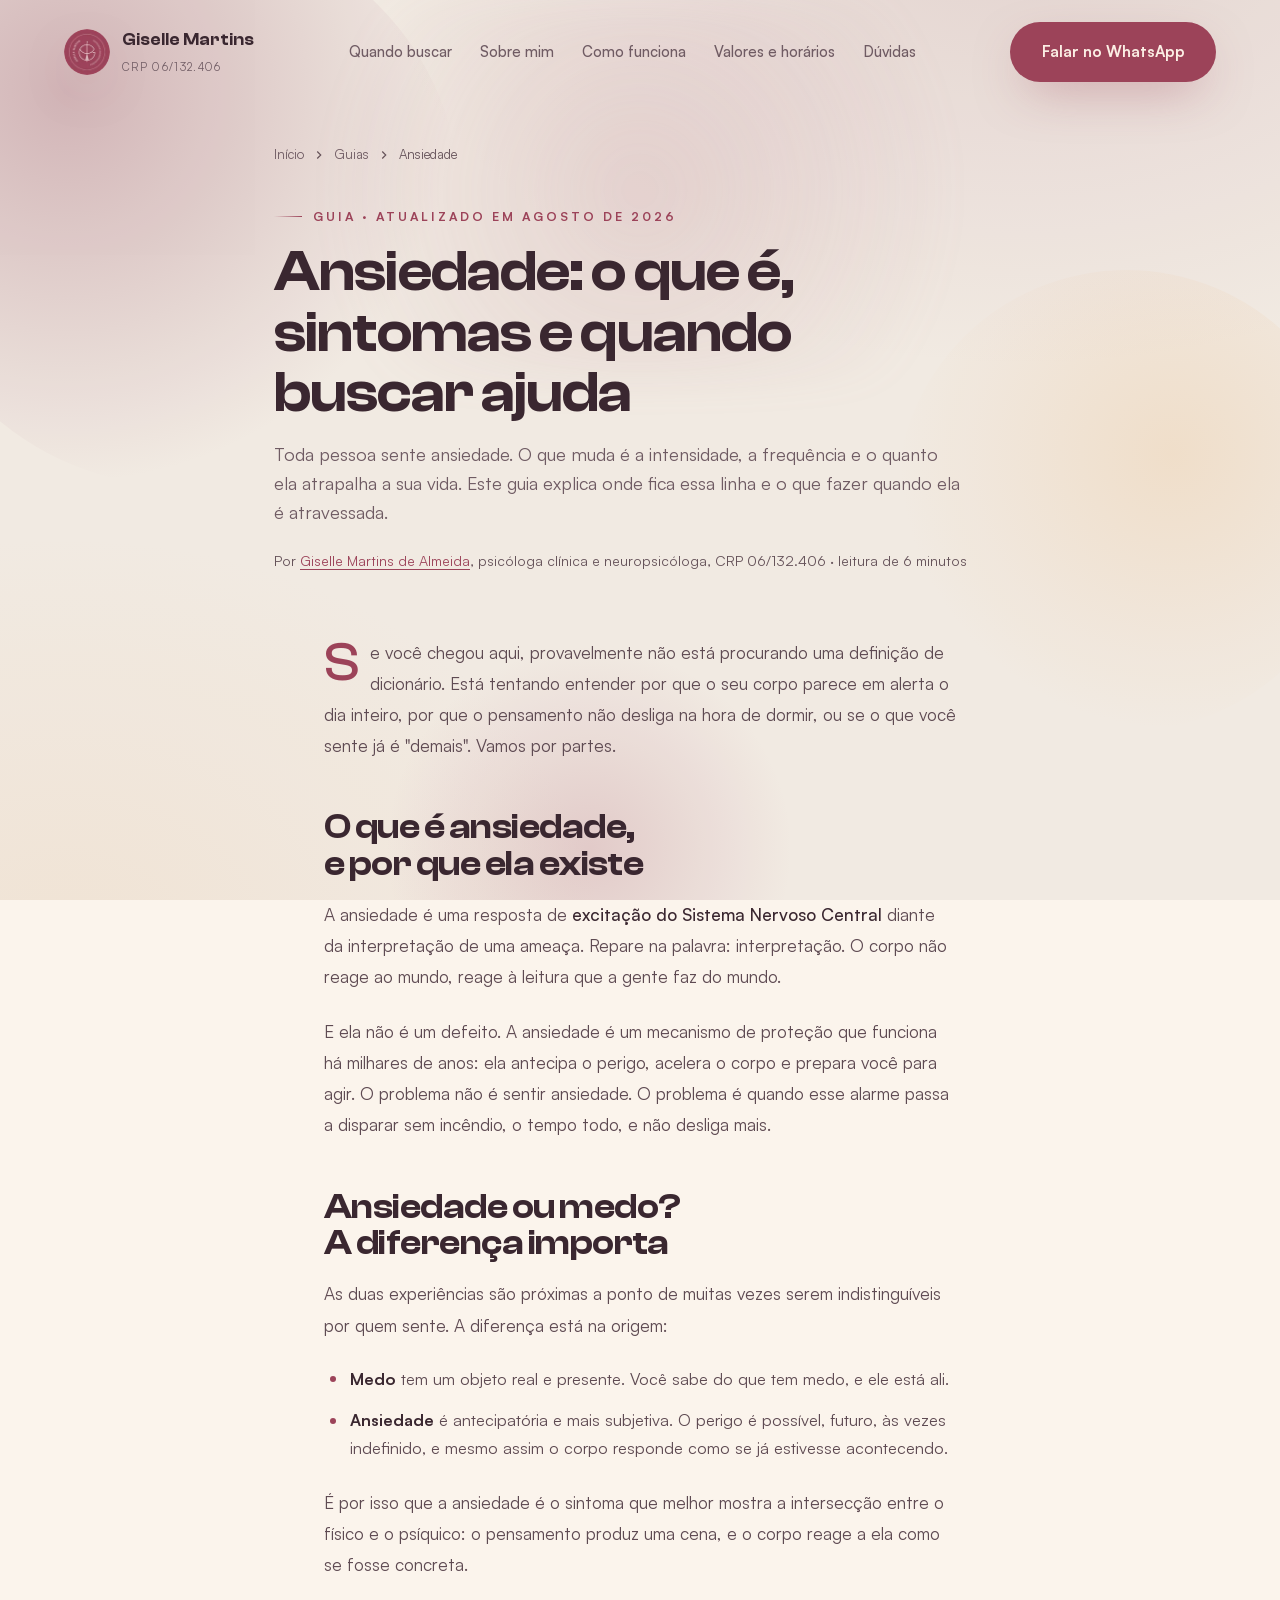
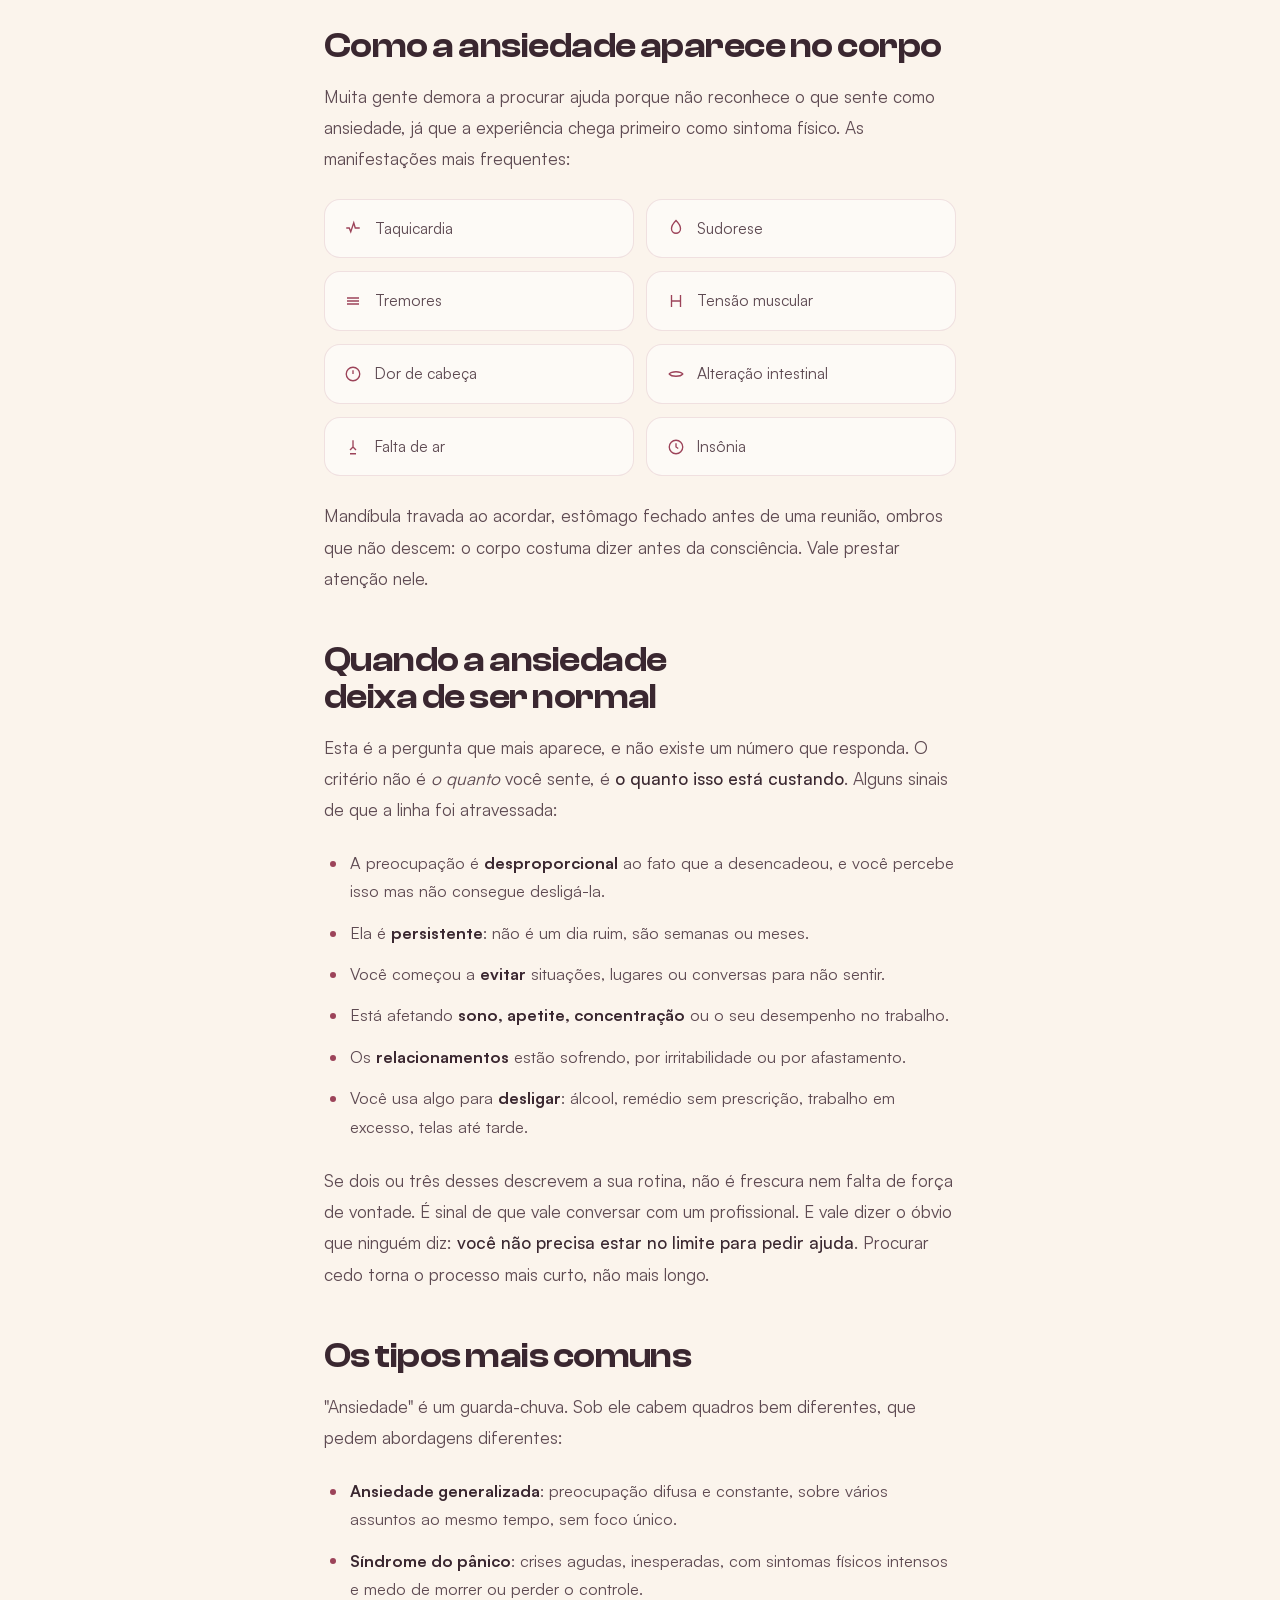
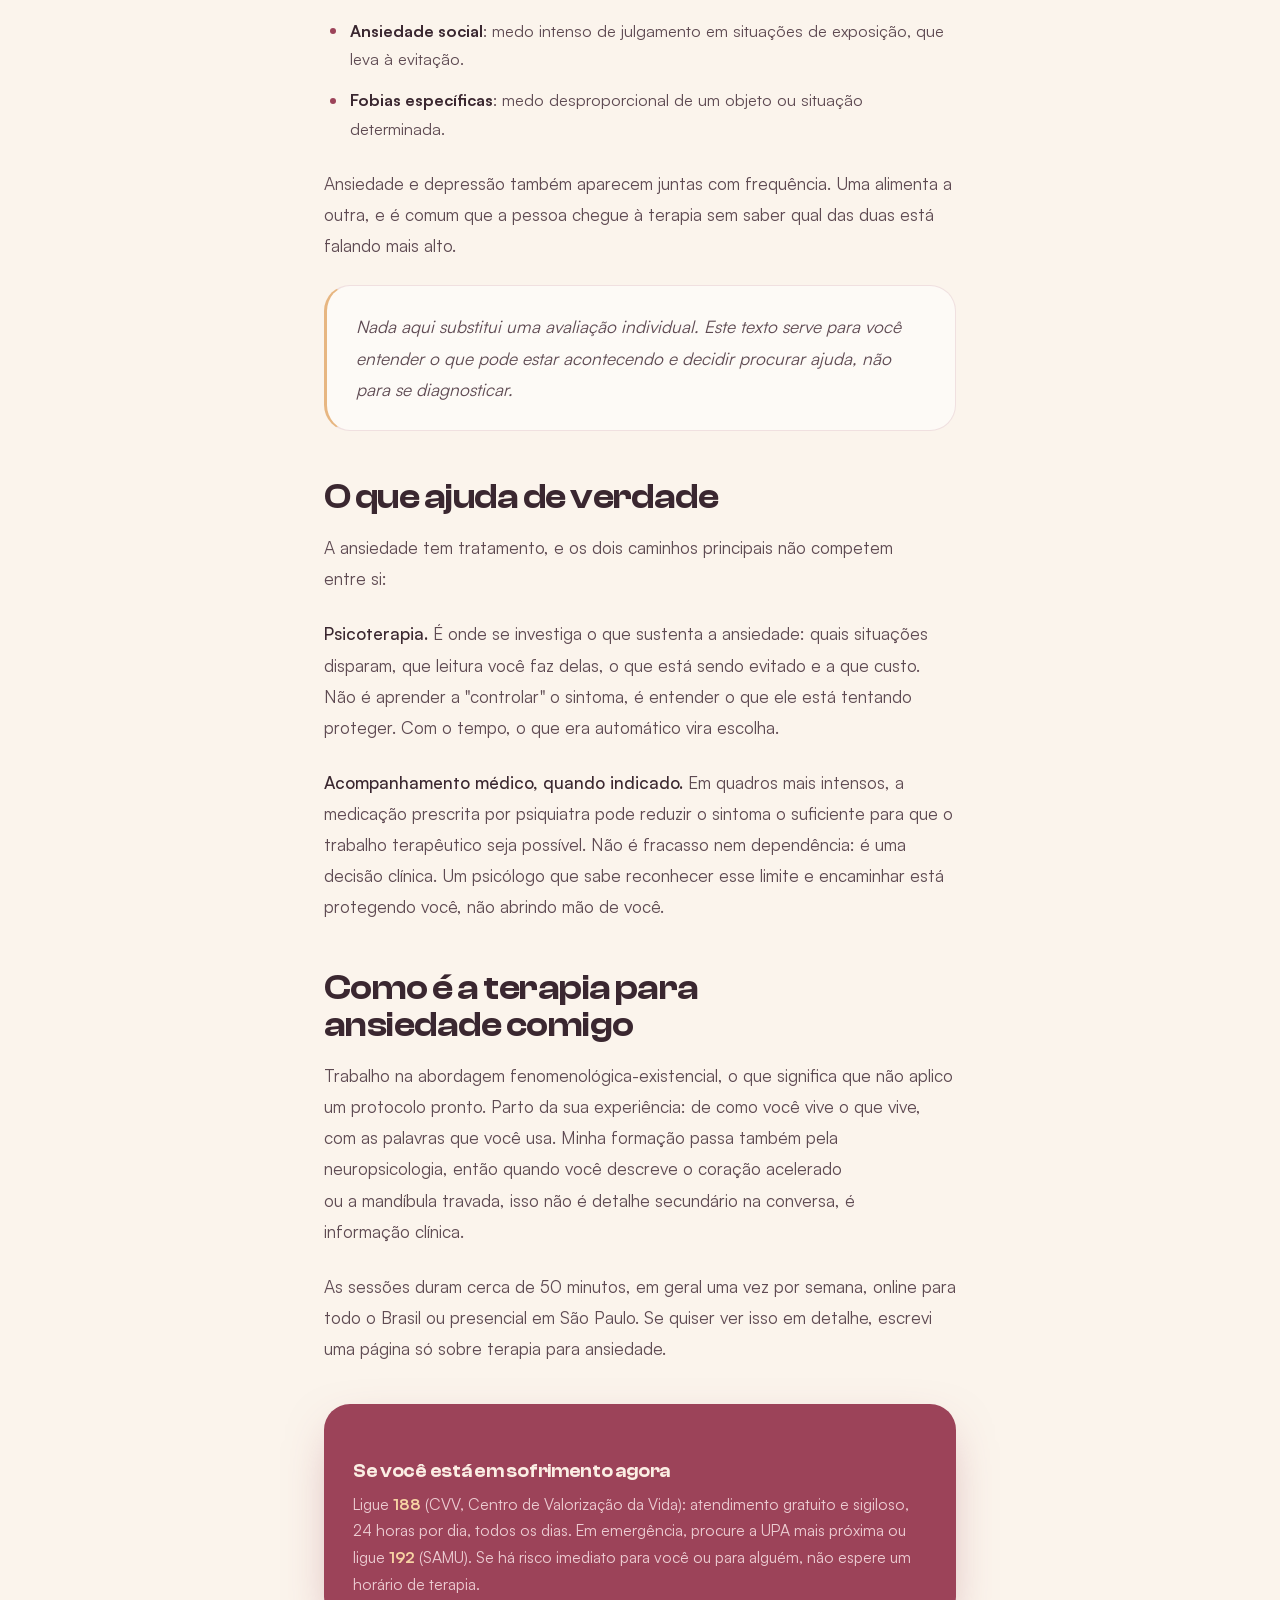
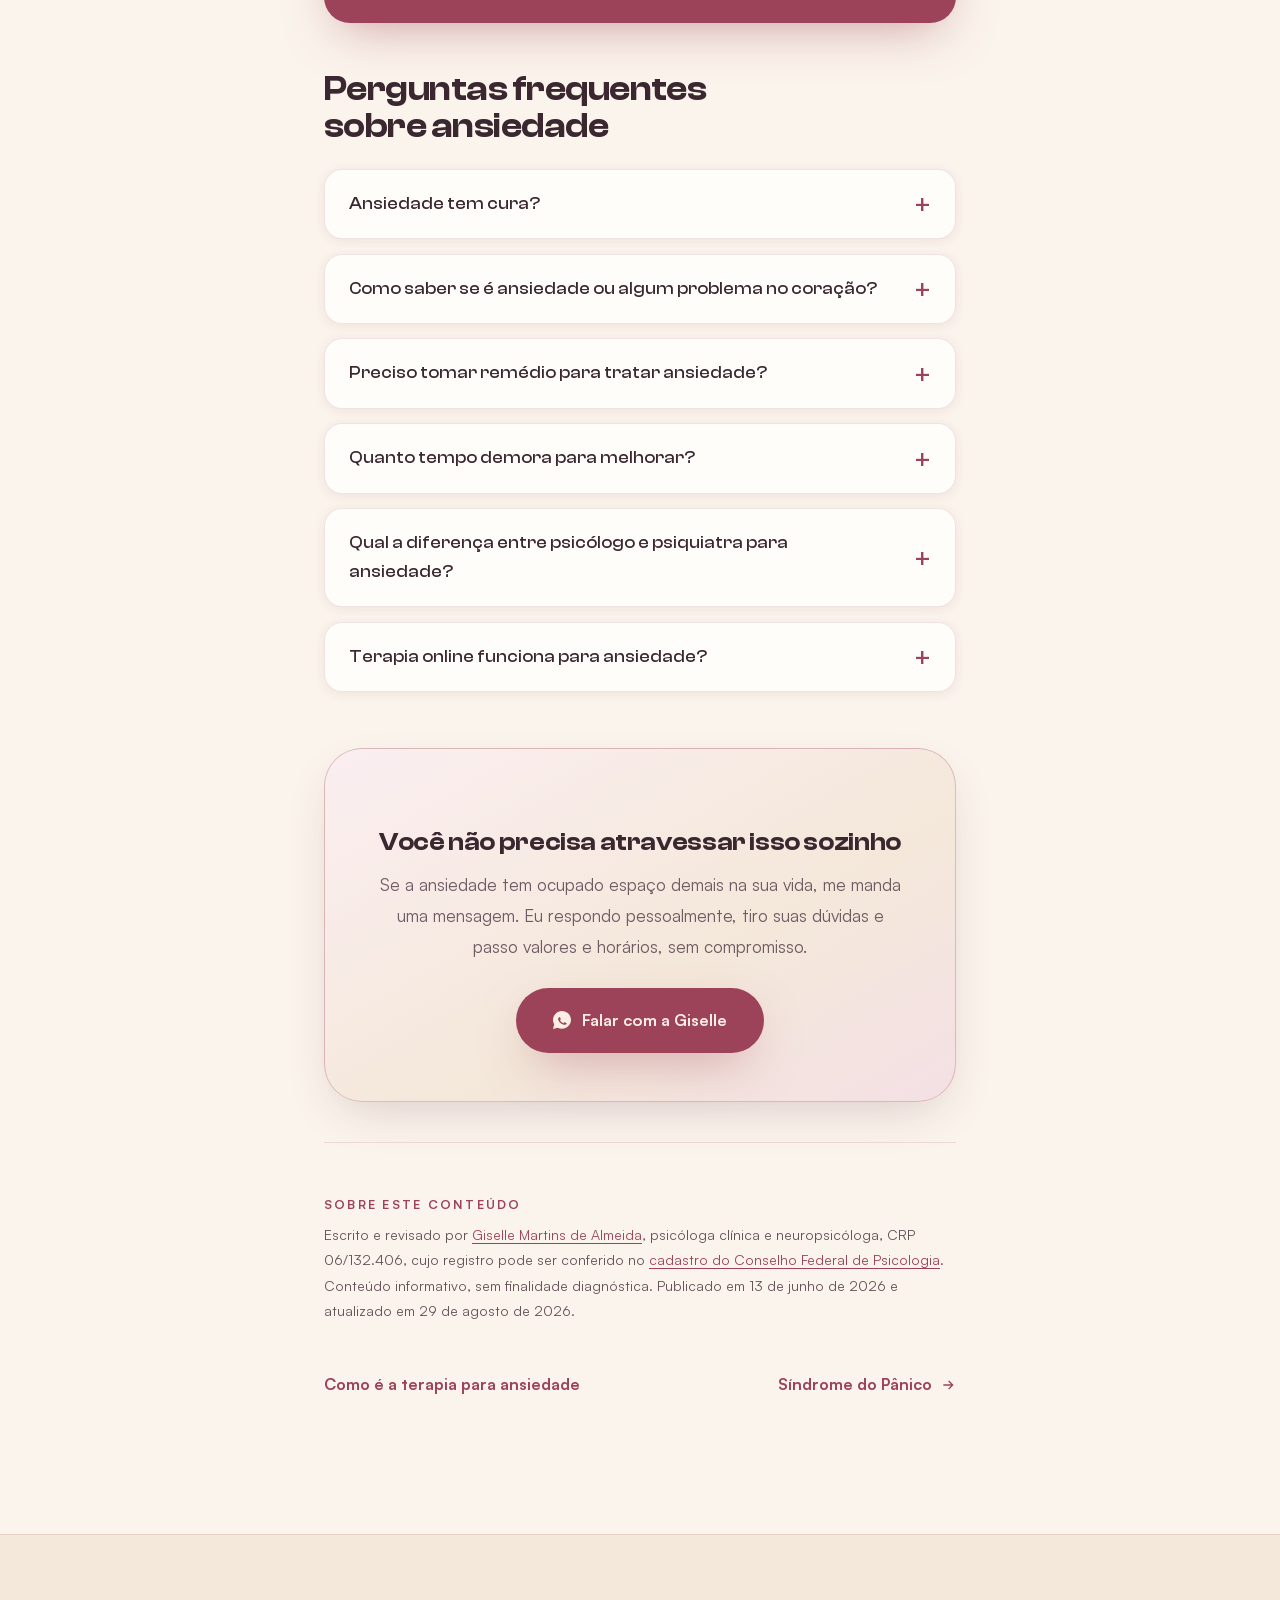
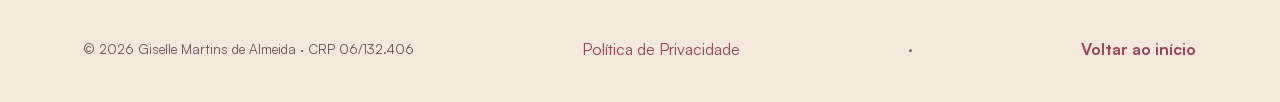
<file: artigos/ansiedade.html>
<!DOCTYPE html>
<html lang="pt-BR">
<head>
  <meta charset="UTF-8" />
  <meta name="viewport" content="width=device-width, initial-scale=1.0" />
  <!-- Google tag (gtag.js), carregada fora do caminho critico.
       O script sao 187 KB e ~163 ms de linha principal. Subir na ociosidade
       (ou no primeiro toque, o que vier antes) tira isso da primeira
       renderizacao sem perder o pageview: o GA4 registra quando ele sobe. -->
  <script>
    window.dataLayer = window.dataLayer || [];
    function gtag(){dataLayer.push(arguments);}
    gtag('js', new Date());
    gtag('config', 'G-RFCD1X5SDE');
    (function () {
      var subiu = false;
      function sobe() {
        if (subiu) return; subiu = true;
        var s = document.createElement('script');
        s.async = true;
        s.src = 'https://www.googletagmanager.com/gtag/js?id=G-RFCD1X5SDE';
        document.head.appendChild(s);
      }
      // quem interage primeiro nao pode ficar sem medicao
      ['pointerdown', 'keydown', 'scroll'].forEach(function (ev) {
        addEventListener(ev, sobe, { once: true, passive: true });
      });
      if ('requestIdleCallback' in window) requestIdleCallback(sobe, { timeout: 3500 });
      else setTimeout(sobe, 2500);
    })();
  </script>
  <title>Ansiedade: sintomas e quando buscar ajuda | Giselle Martins</title>
  <meta name="description" content="O que é ansiedade, como ela aparece no corpo, quando deixa de ser normal e o que ajuda. Guia da psicóloga Giselle Martins, CRP 06/132.406." />
  <meta name="theme-color" content="#9c4359" />
  <link rel="icon" href="../favicon.ico" sizes="32x32" />
  <link rel="icon" href="../assets/img/favicon-512.png" type="image/png" sizes="512x512" />
  <link rel="apple-touch-icon" href="../apple-touch-icon.png" />
  <link rel="canonical" href="https://psicologagisellemartins.com.br/artigos/ansiedade.html" />
  <meta property="og:title" content="Ansiedade: sintomas e quando buscar ajuda | Giselle Martins" />
  <meta property="og:description" content="O que é ansiedade, como ela aparece no corpo, quando deixa de ser normal e o que ajuda. Guia da psicóloga Giselle Martins, CRP 06/132.406." />
  <meta name="twitter:card" content="summary_large_image" />
  <meta name="twitter:title" content="Ansiedade: sintomas e quando buscar ajuda | Giselle Martins" />
  <meta name="twitter:description" content="O que é ansiedade, como ela aparece no corpo, quando deixa de ser normal e o que ajuda. Guia da psicóloga Giselle Martins, CRP 06/132.406." />
  <meta property="og:type" content="article" />
  <meta property="og:locale" content="pt_BR" />
  <meta property="og:url" content="https://psicologagisellemartins.com.br/artigos/ansiedade.html" />
  <meta property="og:image" content="https://psicologagisellemartins.com.br/assets/img/giselle-hero.jpg" />
  <link rel="preload" href="../assets/fonts/clash-display-600.woff2" as="font" type="font/woff2" crossorigin />
  <link rel="preload" href="../assets/fonts/satoshi-400.woff2" as="font" type="font/woff2" crossorigin />
  <!-- css:inline: main.css,article.css --><style>
@font-face {
  font-family: 'Clash Display';
  src: url('/assets/fonts/clash-display-500.woff2') format('woff2');
  font-weight: 500; font-style: normal; font-display: swap;
}
@font-face {
  font-family: 'Clash Display';
  src: url('/assets/fonts/clash-display-600.woff2') format('woff2');
  font-weight: 600; font-style: normal; font-display: swap;
}
@font-face {
  font-family: 'Satoshi';
  src: url('/assets/fonts/satoshi-400.woff2') format('woff2');
  font-weight: 400; font-style: normal; font-display: swap;
}
@font-face {
  font-family: 'Satoshi';
  src: url('/assets/fonts/satoshi-500.woff2') format('woff2');
  font-weight: 500; font-style: normal; font-display: swap;
}
@font-face {
  font-family: 'Satoshi';
  src: url('/assets/fonts/satoshi-700.woff2') format('woff2');
  font-weight: 700; font-style: normal; font-display: swap;
}
:root {
  --wine: #9c4359;
  --wine-700: #883a4d;
  --wine-800: #6f2f40;
  --wine-900: #561f30;
  --wine-soft: #b65f74;
  --mauve: #bc8693;
  --mauve-200: #e3c8cf;
  --gold: #f7d2a3;
  --gold-deep: #e7b681;
  --cream: #fbf4ec;
  --cream-2: #f4e8da;
  --ivory: #fffdfa;
  --sand: #efe2d2;
  --ink: #3a2730;
  --ink-2: #5e4a52;
  --txt: #5e4a52;
  --txt-strong: #3a2730;
  --txt-soft: #6f5b63;
  --txt-faint: #655259;
  --on-wine: #fbeee4;
  --on-wine-soft: #ecccd2;
  --on-wine-faint: #cfa6af;
  --glass: rgba(255, 255, 255, 0.55);
  --glass-strong: rgba(255, 255, 255, 0.8);
  --card: var(--ivory);
  --line: rgba(156, 67, 89, 0.14);
  --line-strong: rgba(156, 67, 89, 0.3);
  --w-glass: rgba(255, 255, 255, 0.08);
  --w-glass-strong: rgba(255, 255, 255, 0.14);
  --w-line: rgba(255, 255, 255, 0.18);
  --w-line-strong: rgba(247, 210, 163, 0.45);
  --glass-border: var(--line);
  --glass-border-strong: var(--line-strong);
  --grad-wine: linear-gradient(135deg, #b65f74 0%, #9c4359 52%, #6f2f40 100%);
  --grad-gold: linear-gradient(135deg, #fbe0bd, #f7d2a3 50%, #e7b681 100%);
  --grad-text: linear-gradient(120deg, #fbe6cc 0%, #f7d2a3 50%, #e7b681 100%);
  --shadow-sm: 0 2px 12px rgba(86, 31, 48, 0.08);
  --shadow-md: 0 18px 50px -16px rgba(86, 31, 48, 0.22);
  --shadow-lg: 0 40px 90px -24px rgba(86, 31, 48, 0.32);
  --glow-wine: 0 18px 50px -16px rgba(156, 67, 89, 0.5);
  --maxw: 1240px;
  --pad: clamp(1.25rem, 5vw, 6rem);
  --radius: 26px;
  --radius-lg: 38px;
  --radius-sm: 14px;
  --sec-top: clamp(3.5rem, 7vw, 6.5rem);
  --sec-bottom: clamp(4.25rem, 8.5vw, 8rem);
  --bar-h: 5.25rem;
  --z-float: 700;
  --z-bar: 750;
  --z-menu: 790;
  --z-nav: 800;
  --ease: cubic-bezier(0.22, 1, 0.36, 1);
  --ease-out: cubic-bezier(0.3, 0, 0.2, 1);
  --t-hover: 160ms;
  --t-state: 240ms;
  --ease-soft: cubic-bezier(0.16, 1, 0.3, 1);
  --font-display: 'Clash Display', 'Satoshi', system-ui, sans-serif;
  --font-body: 'Satoshi', system-ui, -apple-system, sans-serif;
}
*, *::before, *::after { box-sizing: border-box; margin: 0; padding: 0; }
html { -webkit-text-size-adjust: 100%; }
:target, section[id], main[id] { scroll-margin-top: 88px; }
body {
  font-family: var(--font-body);
  background: var(--cream);
  color: var(--txt);
  line-height: 1.65;
  font-weight: 400;
  overflow-x: hidden;
  -webkit-font-smoothing: antialiased;
  text-rendering: optimizeLegibility;
  position: relative;
}
img { max-width: 100%; display: block; height: auto; }
a { color: inherit; text-decoration: none; }
ul { list-style: none; }
button { font-family: inherit; cursor: pointer; }
::selection { background: rgba(188, 134, 147, 0.4); color: var(--wine-900); }
.wrap { width: 100%; max-width: var(--maxw); margin-inline: auto; padding-inline: var(--pad); }
section { position: relative; }
.skip-link {
  position: absolute; left: 1rem; top: -100px; z-index: 1000;
  padding: .8rem 1.3rem; border-radius: 100px;
  background: var(--wine); color: var(--on-wine); font-weight: 600; font-size: .9rem;
  transition: top .25s var(--ease);
}
.skip-link:focus-visible { top: 1rem; }
h1, h2, h3, h4 {
  font-family: var(--font-display); font-weight: 600; line-height: 1.05;
  letter-spacing: -0.015em; color: var(--txt-strong);
  text-wrap: balance;
}
p { text-wrap: pretty; }
.eyebrow {
  font-family: var(--font-body); font-size: 0.78rem; font-weight: 600;
  letter-spacing: 0.24em; text-transform: uppercase; color: var(--wine);
  display: inline-flex; align-items: center; gap: 0.7rem;
}
.eyebrow::before { content: ''; width: 28px; height: 1px; background: linear-gradient(90deg, transparent, var(--wine)); }
.display-1 { font-size: clamp(2.6rem, 7.5vw, 5.6rem); font-weight: 600; letter-spacing: -0.035em; line-height: 1.02; }
.display-2 { font-size: clamp(2rem, 4.4vw, 3.4rem); letter-spacing: -0.025em; line-height: 1.08; }
.lead { font-size: clamp(1.02rem, 1.35vw, 1.2rem); color: var(--txt-soft); font-weight: 400; max-width: 58ch; line-height: 1.62; }
.grad-text { background: var(--grad-text); -webkit-background-clip: text; background-clip: text; -webkit-text-fill-color: transparent; color: transparent; }
.italic-serif { font-style: italic; }
.section-head { max-width: 700px; margin-bottom: clamp(2.2rem, 4.5vw, 3.4rem); }
.section-head h2 { margin: 1rem 0 .9rem; }
.section-head .lead { max-width: 54ch; }
.ambient {
  position: fixed; inset: 0; z-index: -2; overflow: hidden; pointer-events: none;
  transform: translateZ(0);
  contain: paint;
  background:
    radial-gradient(1100px 760px at 80% -10%, rgba(188, 134, 147, 0.22), transparent 60%),
    radial-gradient(900px 680px at 5% 105%, rgba(247, 210, 163, 0.2), transparent 60%),
    var(--cream);
}
.orb { position: absolute; border-radius: 50%; opacity: 0.5; will-change: transform; }
.orb--1 { width: 44vw; height: 44vw; left: -8vw; top: -6vw; background: radial-gradient(circle at 30% 30%, var(--mauve), transparent 70%); animation: drift1 24s var(--ease-soft) infinite alternate; }
.orb--2 { width: 36vw; height: 36vw; right: -6vw; top: 30vh; background: radial-gradient(circle at 60% 40%, var(--gold), transparent 70%); opacity: 0.35; animation: drift2 28s var(--ease-soft) infinite alternate; }
.orb--3 { width: 32vw; height: 32vw; left: 30vw; bottom: -12vw; background: radial-gradient(circle at 50% 50%, var(--wine-soft), transparent 70%); opacity: 0.22; animation: drift3 32s var(--ease-soft) infinite alternate; }
@keyframes drift1 { to { transform: translate3d(8vw, 6vh, 0) scale(1.12); } }
@keyframes drift2 { to { transform: translate3d(-7vw, -5vh, 0) scale(1.1); } }
@keyframes drift3 { to { transform: translate3d(5vw, -8vh, 0) scale(1.18); } }
.grain {
  position: fixed; inset: 0; z-index: -1; pointer-events: none; opacity: 0.04;
  transform: translateZ(0);
  background-image: url("data:image/svg+xml,%3Csvg viewBox='0 0 200 200' xmlns='http://www.w3.org/2000/svg'%3E%3Cfilter id='n'%3E%3CfeTurbulence type='fractalNoise' baseFrequency='0.85' numOctaves='3' stitchTiles='stitch'/%3E%3C/filter%3E%3Crect width='100%25' height='100%25' filter='url(/assets/css/%23n)'/%3E%3C/svg%3E");
}
.nav {
  position: fixed; top: 0; left: 0; right: 0; z-index: 800;
  transform: translateZ(0);
  display: flex; align-items: center; justify-content: space-between;
  padding: 1.4rem var(--pad);
  transition: padding var(--t-state) var(--ease-out), background var(--t-state), border-color var(--t-state), box-shadow var(--t-state);
  border-bottom: 1px solid transparent;
}
.nav.scrolled {
  padding-block: 0.8rem;
  background: rgba(251, 244, 236, 0.96);
  border-bottom: 1px solid var(--line); box-shadow: var(--shadow-sm);
}
.brand { display: flex; align-items: center; gap: 0.75rem; }
.brand__logo { width: 46px; height: 46px; border-radius: 50%; object-fit: cover; box-shadow: var(--glow-wine); }
.brand__name { font-family: var(--font-display); font-weight: 600; font-size: 1.05rem; line-height: 1.05; color: var(--txt-strong); transition: color var(--t-state); }
.brand__crp { font-size: 0.64rem; letter-spacing: 0.18em; color: var(--txt-soft); text-transform: uppercase; transition: color var(--t-state); }
.nav__links { display: flex; align-items: center; gap: 0.35rem; }
.nav__link { position: relative; padding: 0.6rem 1rem; font-size: 0.92rem; font-weight: 500; color: var(--txt-soft); transition: color .35s; }
.nav__link::after { content: ''; position: absolute; left: 1rem; right: 1rem; bottom: 0.35rem; height: 1px; background: var(--wine); transform: scaleX(0); transform-origin: left; transition: transform var(--t-state) var(--ease-out); }
.nav__link:hover { color: var(--wine); }
.nav__link:hover::after { transform: scaleX(1); }
.nav__cta { display: inline-flex; }
.nav__burger { display: none; flex-direction: column; gap: 5px; background: none; border: 0; padding: 8px; }
.nav__burger span { width: 24px; height: 2px; background: var(--wine); border-radius: 2px; transition: var(--t-state) var(--ease-out); }
.mobile-menu {
  position: fixed; inset: 0; z-index: 790;
  background: rgba(111, 47, 64, 0.985);
  display: flex; flex-direction: column; justify-content: center; align-items: center; gap: 0.5rem;
  opacity: 0; visibility: hidden; transition: opacity var(--t-state) var(--ease-out), visibility var(--t-state);
}
.mobile-menu.open { opacity: 1; visibility: visible; }
.mobile-menu a { font-family: var(--font-display); font-size: clamp(1.6rem, 6.2vw, 2.2rem); color: var(--on-wine); padding: 0.35rem; transition: color .3s; }
.mobile-menu a:hover { color: var(--gold); }
.mobile-menu__cta {
  margin-top: 1.2rem; padding: .85rem 1.8rem !important; border-radius: 100px;
  background: var(--gold); color: var(--wine-900) !important;
  font-size: 1.15rem !important; font-weight: 600;
}
body.menu-open { overflow: hidden; }
.btn {
  position: relative; display: inline-flex; align-items: center; gap: 0.65rem;
  padding: 1rem 1.9rem; border-radius: 100px; font-weight: 600; font-size: 0.96rem;
  border: 1px solid transparent; overflow: hidden; isolation: isolate;
  transition: transform var(--t-hover) var(--ease-out), box-shadow var(--t-hover) var(--ease-out), color var(--t-hover) var(--ease-out), background var(--t-hover) var(--ease-out), border-color var(--t-hover) var(--ease-out);
}
.btn svg { width: 18px; height: 18px; }
.btn--primary { background: var(--wine); color: var(--on-wine); box-shadow: var(--glow-wine); }
.btn--primary::before { content: ''; position: absolute; inset: 0; z-index: -1; background: var(--grad-wine); opacity: 0; transition: opacity var(--t-hover) var(--ease-out); }
.btn--primary:hover { transform: translateY(-3px); box-shadow: 0 22px 50px -14px rgba(156,67,89,0.65); }
.btn--primary:hover::before { opacity: 1; }
.btn:active { transform: translateY(0) scale(.985); transition-duration: .08s; }
.btn--ghost { background: transparent; color: var(--wine); border-color: var(--line-strong); }
.btn--ghost:hover { border-color: var(--wine); background: rgba(156,67,89,0.06); transform: translateY(-3px); }
.btn--lg { padding: 1.15rem 2.3rem; font-size: 1.02rem; }
.link-arrow { display: inline-flex; align-items: center; gap: 0.5rem; color: var(--wine); font-weight: 600; }
.link-arrow svg { width: 16px; transition: transform .35s var(--ease); }
.link-arrow:hover svg { transform: translateX(5px); }
.hero {
  min-height: 100svh; display: flex; align-items: center;
  padding-top: 6.5rem; padding-bottom: 2.5rem; overflow: hidden;
  background: linear-gradient(180deg, #fdf8f2 0%, var(--cream) 55%, #f6ebdf 100%);
  color: var(--ink);
}
.hero::before {
  content: ''; position: absolute; right: -8%; top: 50%; translate: 0 -50%;
  width: 60vw; height: 60vw; max-width: 760px; max-height: 760px; z-index: 0; opacity: 0.05;
  background: url('/assets/img/gm-simbolo-wine.png') center/contain no-repeat;
}
.hero::after {
  content: ''; position: absolute; inset: 0; z-index: 0; pointer-events: none;
  background: radial-gradient(900px 520px at 72% -5%, rgba(188,134,147,0.22), transparent 60%);
}
.hero h1, .hero h2 { color: var(--ink); }
.hero .grad-text { display: inline-block; padding-right: 0.14em; margin-right: -0.06em; background: linear-gradient(120deg, var(--wine), var(--mauve)); -webkit-background-clip: text; background-clip: text; -webkit-text-fill-color: transparent; color: transparent; }
.hero .lead { color: var(--txt-soft); }
.hero__grid { position: relative; z-index: 2; display: grid; grid-template-columns: 1.1fr 0.9fr; gap: clamp(2rem, 4.5vw, 4.5rem); align-items: center; width: 100%; }
.hero__content { position: relative; z-index: 2; }
.hero h1 { margin: 0.7rem 0 0.9rem; font-size: clamp(2.05rem, 3.9vw, 3.35rem); letter-spacing: -0.03em; line-height: 1.04; }
.hero .lead { font-size: clamp(1rem, 1.2vw, 1.1rem); max-width: 50ch; }
.hero .lead b { display: block; margin-top: .7rem; color: var(--txt-strong); font-weight: 500; }
.hero h1 .line { display: block; overflow: hidden; padding-bottom: 0.08em; }
.hero h1 .line > span { display: block; transform: translateY(110%); animation: heroLine 1.1s var(--ease) forwards; }
.hero h1 .line:nth-child(2) > span { animation-delay: .12s; }
.hero h1 .line:nth-child(3) > span { animation-delay: .24s; }
@keyframes heroLine { to { transform: translateY(0); } }
.hero__intro { opacity: 0; animation: fadeUp 1s var(--ease) .5s forwards; }
.hero__actions { display: flex; flex-wrap: wrap; gap: .8rem; margin-top: 1.2rem; opacity: 0; animation: fadeUp 1s var(--ease) .65s forwards; }
.hero__micro { margin-top: .75rem; font-size: .82rem; line-height: 1.55; color: var(--txt-soft); opacity: 0; animation: fadeUp 1s var(--ease) .8s forwards; }
.hero__id { display: none; align-items: center; gap: .8rem; opacity: 0; animation: fadeUp 1s var(--ease) .35s forwards; }
.hero__id img { width: 58px; height: 58px; border-radius: 50%; object-fit: cover; object-position: center 18%; border: 2px solid var(--ivory); box-shadow: var(--shadow-md); flex-shrink: 0; }
.hero__id b { display: block; font-family: var(--font-display); font-size: 1.05rem; font-weight: 600; color: var(--txt-strong); line-height: 1.2; }
.hero__id span { font-size: .78rem; letter-spacing: .1em; text-transform: uppercase; color: var(--wine); }
@keyframes fadeUp { from { opacity: 0; transform: translateY(24px); } to { opacity: 1; transform: none; } }
.hero__portrait { position: relative; z-index: 1; opacity: 0; animation: fadeUp 1.2s var(--ease) .4s forwards; }
.portrait-card {
  position: relative; border-radius: var(--radius-lg); overflow: hidden;
  border: 1px solid var(--line-strong); box-shadow: var(--shadow-lg);
  background: var(--ivory); animation: floaty 7s var(--ease-soft) infinite alternate;
}
.portrait-card img { width: 100%; aspect-ratio: 4/5; object-fit: cover; object-position: center 18%; }
.portrait-card::after { content: ''; position: absolute; inset: 0; background: linear-gradient(180deg, rgba(86,31,48,0.05) 0%, transparent 32%, transparent 56%, rgba(86,31,48,0.62)); }
.portrait-badge {
  position: absolute; right: 1rem; bottom: 1rem; z-index: 4;
  display: flex; align-items: center; gap: 0.6rem; padding: 0.65rem 0.95rem; border-radius: 100px;
  background: rgba(255,255,255,0.94); border: 1px solid rgba(255,255,255,0.6); max-width: calc(100% - 2rem); box-shadow: var(--shadow-sm);
}
.portrait-badge i { width: 9px; height: 9px; border-radius: 50%; background: #3fae6b; box-shadow: 0 0 12px #6fd49a; flex-shrink: 0; animation: pulse 2s infinite; }
.portrait-badge span { font-size: 0.78rem; color: var(--wine-900); font-weight: 500; line-height: 1.25; }
@keyframes pulse { 0%,100%{opacity:1;} 50%{opacity:.35;} }
@keyframes floaty { to { transform: translateY(-12px); } }
.hero__chip {
  position: absolute; z-index: 4; padding: 0.6rem 0.95rem; border-radius: 14px;
  background: rgba(255,255,255,0.93);
  border: 1px solid var(--line-strong); font-size: 0.8rem; color: var(--ink); box-shadow: var(--shadow-md); white-space: nowrap;
}
.hero__chip--2 { top: 1rem; right: 1rem; left: auto; bottom: auto; animation: floaty 6s var(--ease-soft) .6s infinite alternate-reverse; }
.hero__chip b { color: var(--wine); }
.scroll-hint { position: absolute; left: 50%; bottom: 2rem; translate: -50% 0; z-index: 3; display: flex; flex-direction: column; align-items: center; gap: 0.6rem; font-size: 0.68rem; letter-spacing: 0.3em; text-transform: uppercase; color: var(--txt-faint); opacity: 0; animation: fadeUp 1s 1.1s forwards; }
.scroll-hint i { width: 1px; height: 46px; background: linear-gradient(var(--wine), transparent); position: relative; overflow: hidden; }
.scroll-hint i::after { content:''; position:absolute; top:-50%; left:0; width:100%; height:50%; background:var(--wine); animation: scrollDot 1.8s var(--ease) infinite; }
@keyframes scrollDot { to { top: 100%; } }
.reveal { opacity: 0; transform: translateY(40px); transition: opacity 1s var(--ease), transform 1s var(--ease); }
.reveal.in { opacity: 1; transform: none; }
.reveal[data-delay="1"] { transition-delay: .1s; }
.reveal[data-delay="2"] { transition-delay: .2s; }
.reveal[data-delay="3"] { transition-delay: .3s; }
.reveal[data-delay="4"] { transition-delay: .4s; }
.section-pad { padding-block: var(--sec-top) var(--sec-bottom); }
.section--tint {
  background: linear-gradient(180deg, transparent, rgba(239,226,210,.55) 12%, rgba(239,226,210,.55) 88%, transparent);
}
.about__grid { display: grid; grid-template-columns: 0.9fr 1.1fr; gap: clamp(2.5rem, 6vw, 5.5rem); align-items: center; }
.about__media { position: relative; }
.about__photo { border-radius: var(--radius-lg); overflow: hidden; border: 1px solid var(--line); box-shadow: var(--shadow-lg); }
.about__photo img { width: 100%; aspect-ratio: 4/5; object-fit: cover; transition: transform 1.2s var(--ease); }
.about__media:hover .about__photo img { transform: scale(1.05); }
.about__quote {
  position: absolute; right: -1.5rem; bottom: -1.5rem; max-width: 280px; padding: 1.4rem 1.6rem; border-radius: 22px;
  background: var(--wine); color: var(--on-wine); box-shadow: var(--glow-wine);
}
.about__quote p { font-family: var(--font-display); font-style: italic; font-size: 1rem; color: var(--on-wine); line-height: 1.4; }
.about__quote cite { display: block; margin-top: 0.7rem; font-size: 0.78rem; color: var(--gold); font-style: normal; }
.about__text p { color: var(--txt); margin-bottom: 1.2rem; }
.about__text p strong { color: var(--txt-strong); font-weight: 600; }
.credentials { display: grid; gap: 0.2rem; margin: 2rem 0; }
.credential { display: flex; gap: 0.9rem; align-items: flex-start; padding: 0.9rem 0; border-top: 1px solid var(--line); }
.credential svg { width: 22px; height: 22px; color: var(--wine); flex-shrink: 0; margin-top: 2px; }
.credential b { color: var(--txt-strong); font-weight: 600; display: block; }
.credential span { font-size: 0.88rem; color: var(--txt-faint); }
.space-text .lead { margin-bottom: 1.6rem; }
.space-gallery { display: grid; grid-template-columns: 1fr 1fr; grid-template-rows: auto auto; gap: 1rem; width: 100%; max-width: 500px; margin-inline: auto; }
.space-gallery figure { border-radius: var(--radius); overflow: hidden; border: 1px solid var(--line); box-shadow: var(--shadow-md); }
.space-gallery figure img { width: 100%; height: 100%; object-fit: cover; transition: transform 1s var(--ease); }
.space-gallery figure:hover img { transform: scale(1.06); }
.space-gallery .g-main { grid-column: 1 / -1; aspect-ratio: 16/10; }
.space-gallery .g-a, .space-gallery .g-b { aspect-ratio: 1/1; }
.cta {
  position: relative; border-radius: var(--radius-lg); overflow: hidden;
  padding: clamp(3.2rem, 7vw, 5.8rem) clamp(1.5rem, 6vw, 5rem); text-align: center;
  background: var(--grad-wine);
  box-shadow: 0 40px 90px -30px rgba(86, 31, 48, 0.55);
}
.cta::before { content: ''; position: absolute; right: -6%; top: -40%; width: 55%; height: 180%; z-index: 0; opacity: 0.09; background: url('/assets/img/gm-simbolo-branco.webp') center/contain no-repeat; }
.cta::after { content: ''; position: absolute; inset: 0; z-index: 0; pointer-events: none; background: radial-gradient(760px circle at 50% -25%, rgba(247,210,163,0.22), transparent 62%); }
.cta > * { position: relative; z-index: 1; }
.cta h2 { margin-bottom: 1.2rem; color: var(--on-wine); }
.cta .eyebrow { justify-content: center; color: var(--gold); }
.cta .eyebrow::before { background: linear-gradient(90deg, transparent, var(--gold)); }
.cta .lead { margin: 0 auto; color: var(--on-wine-soft); }
.cta__actions { display: flex; gap: .9rem; justify-content: center; flex-wrap: wrap; }
.cta .hero__micro { color: var(--on-wine-faint); animation: none; opacity: 1; }
.cta .btn--primary { background: var(--grad-gold); color: var(--wine-900); box-shadow: 0 18px 44px -14px rgba(0,0,0,.45); }
.cta .btn--primary::before { display: none; }
.cta .btn--primary:hover { box-shadow: 0 24px 54px -14px rgba(0,0,0,.55); }
.cta .btn--ghost { background: rgba(255,255,255,0.08); color: var(--on-wine); border-color: var(--w-line); }
.cta .btn--ghost:hover { background: rgba(255,255,255,0.16); border-color: var(--w-line-strong); }
.footer { background: var(--cream-2); color: var(--txt-soft); border-top: 1px solid var(--line); padding-top: clamp(3rem, 6vw, 4.5rem); padding-bottom: 2.5rem; }
.footer__grid { display: grid; grid-template-columns: 1.6fr 1fr 1.1fr; gap: 2rem clamp(2rem, 5vw, 4rem); margin-bottom: 2.5rem; }
.footer .brand__name { color: var(--txt-strong); }
.footer .brand__crp { color: var(--txt-faint); }
.footer__brand p { color: var(--txt-soft); max-width: 34ch; margin-top: 1rem; font-size: 0.92rem; }
.footer h4, .footer__col h2 { font-size: 0.8rem; letter-spacing: 0.2em; text-transform: uppercase; color: var(--wine); margin-bottom: 1.1rem; font-family: var(--font-body); font-weight: 600; line-height: 1.4; }
.footer__col a, .footer__col p { display: block; color: var(--txt-soft); padding: 0.35rem 0; font-size: 0.95rem; transition: color .3s; }
.footer__col a:hover { color: var(--wine); }
.socials { display: flex; gap: 0.7rem; margin-top: 1.4rem; }
.socials a { width: 42px; height: 42px; border-radius: 12px; display: grid; place-items: center; background: var(--ivory); border: 1px solid var(--line); color: var(--wine); transition: var(--t-hover) var(--ease-out); }
.socials a:hover { background: var(--wine); border-color: var(--wine); color: var(--ivory); transform: translateY(-3px); }
.socials svg { width: 18px; height: 18px; }
.footer__bottom { display: flex; justify-content: space-between; align-items: center; gap: 1rem; flex-wrap: wrap; padding-top: 1.8rem; border-top: 1px solid var(--line); }
.footer__bottom p { font-size: 0.84rem; color: var(--txt-faint); }
.footer__bottom a { color: var(--wine); }
.wa-float { position: fixed; right: 1.5rem; bottom: calc(1.5rem + env(safe-area-inset-bottom)); z-index: 700; width: 60px; height: 60px; border-radius: 50%; display: grid; place-items: center; background: #25D366; box-shadow: 0 12px 30px -8px rgba(37,211,102,0.6); transition: transform var(--t-hover) var(--ease-out); }
.wa-float::before { content:''; position:absolute; inset:0; border-radius:50%; border:2px solid #25D366; animation: pulseRing 2.4s infinite; }
.wa-float:hover { transform: scale(1.08); }
.wa-float svg { width: 32px; height: 32px; fill: #fff; }
@keyframes pulseRing { 0%{transform:scale(1);opacity:.7;} 100%{transform:scale(1.7);opacity:0;} }
.mobile-cta {
  position: fixed; left: 0; right: 0; bottom: 0; z-index: 750; display: none;
  padding: .65rem 1rem calc(.65rem + env(safe-area-inset-bottom));
  background: rgba(251, 244, 236, 0.97);
  border-top: 1px solid var(--line); box-shadow: 0 -8px 30px -18px rgba(86, 31, 48, 0.4);
}
.mobile-cta .btn { width: 100%; justify-content: center; min-height: 52px; }
@media (prefers-reduced-motion: reduce) {
  *, *::before, *::after { animation-duration: .001ms !important; animation-iteration-count: 1 !important; transition-duration: .001ms !important; scroll-behavior: auto !important; }
  .orb { animation: none; }
}
:focus-visible { outline: 2px solid var(--wine); outline-offset: 3px; border-radius: 4px; }
.mobile-cta a:focus-visible { outline-offset: -3px; }
.hero__assur { display: flex; flex-wrap: wrap; gap: 0.5rem; margin: 0.8rem 0; opacity: 0; animation: fadeUp 1s var(--ease) .75s forwards; }
.hero__assur span { display: inline-flex; align-items: center; gap: 0.4rem; padding: 0.4rem 0.82rem; border-radius: 100px; background: rgba(255,255,255,0.6); border: 1px solid var(--line); font-size: 0.8rem; color: var(--ink); }
.hero__assur svg { width: 15px; height: 15px; color: var(--wine); flex-shrink: 0; }
.inline-cta {
  display: flex; align-items: center; justify-content: space-between; gap: 1.5rem; flex-wrap: wrap;
  margin-top: clamp(2rem, 4vw, 3rem); padding: 1.5rem 1.8rem; border-radius: var(--radius);
  background: var(--ivory); border: 1px solid var(--line-strong); box-shadow: var(--shadow-sm);
}
.inline-cta p { margin: 0; max-width: 48ch; color: var(--txt-strong); font-weight: 500; font-size: 1.02rem; }
.inline-cta .btn { flex-shrink: 0; }
.inline-cta svg { width: 18px; height: 18px; }
.practical { gap: 0.2rem clamp(1.5rem, 4vw, 3.5rem); }
.proof-bar { border-block: 1px solid var(--line); background: rgba(255,255,255,.45); }
.proof-bar .wrap { display: grid; grid-template-columns: repeat(4, minmax(0, 1fr)); gap: 1rem clamp(1.5rem, 4vw, 3.5rem); padding-block: clamp(1.5rem, 3vw, 2.2rem); }
.proof {
  display: grid; grid-template-columns: 22px 1fr; gap: 0 .8rem; align-items: center;
  font-size: .88rem; color: var(--txt-soft); line-height: 1.4;
}
.proof svg { width: 22px; height: 22px; color: var(--wine); }
.proof b { display: block; color: var(--txt-strong); font-weight: 600; font-size: .93rem; }
.proof a { color: var(--wine); text-decoration: underline; text-underline-offset: 3px; }
.needs { display: grid; grid-template-columns: repeat(2, minmax(0, 1fr)); gap: .2rem clamp(2rem, 5vw, 4rem); }
.need {
  display: grid; grid-template-columns: 42px 1fr; gap: 0 1rem; align-items: start;
  padding: 1.3rem 0; border-top: 1px solid var(--line);
  transition: border-color var(--t-state) var(--ease-out);
}
.need:hover { border-color: var(--line-strong); }
.need__icon {
  grid-row: span 2; width: 42px; height: 42px; border-radius: 12px;
  display: grid; place-items: center; color: var(--wine);
  background: linear-gradient(140deg, rgba(156,67,89,0.09), rgba(247,210,163,0.2));
  transition: background var(--t-state) var(--ease-out), color var(--t-state) var(--ease-out);
}
.need:hover .need__icon { background: var(--wine); color: var(--gold); }
.need__icon svg { width: 21px; height: 21px; }
.need h3 { font-size: 1.02rem; margin: .1rem 0 .3rem; color: var(--ink); letter-spacing: -.01em; }
.need p { font-size: 0.9rem; color: var(--txt-soft); line-height: 1.55; }
.needs-note { margin-top: 2.2rem; display: flex; flex-wrap: wrap; align-items: center; gap: 0.6rem 1.2rem; color: var(--txt-soft); font-size: .94rem; }
.needs-note .reads { display: inline-flex; flex-wrap: wrap; gap: 0.4rem 1rem; }
.needs-note .reads a { color: var(--wine); font-weight: 500; }
.needs-note .reads a:hover { text-decoration: underline; }
.steps { display: grid; gap: 0; }
.step { position: relative; padding: 0 0 1.7rem 3.3rem; }
.step::before {
  content: ''; position: absolute; left: 19px; top: 40px; bottom: 0; width: 1px;
  background: var(--line-strong);
}
.step:last-child::before { background: linear-gradient(180deg, var(--line-strong), transparent); }
.step:last-child { padding-bottom: 0; }
.step__n {
  position: absolute; left: 0; top: 0; margin: 0;
  font-family: var(--font-display); font-size: .95rem; font-weight: 600; color: var(--on-wine);
  display: grid; place-items: center; width: 40px; height: 40px; border-radius: 50%;
  background: var(--wine); border: 4px solid var(--cream); box-shadow: var(--glow-wine);
}
.step h3 { font-size: 1.08rem; margin-bottom: 0.4rem; color: var(--ink); letter-spacing: -.01em; }
.step p { font-size: 0.94rem; color: var(--txt-soft); }
@media (min-width: 860px) {
  .steps--row { grid-template-columns: repeat(4, 1fr); gap: clamp(1.2rem, 2.5vw, 2rem); }
  .steps--row .step { padding: 3.4rem 0 0; }
  .steps--row .step::before {
    left: 0; right: calc(-1 * clamp(1.2rem, 2.5vw, 2rem)); top: 20px;
    bottom: auto; width: auto; height: 1px;
    background: var(--line-strong);
  }
  .steps--row .step:last-child::before { right: 0; background: linear-gradient(90deg, var(--line-strong), transparent); }
  .steps--row .step p { max-width: 34ch; }
}
.process-grid { display: grid; grid-template-columns: 1.05fr 0.95fr; gap: clamp(2rem, 5vw, 4rem); align-items: center; margin-top: clamp(2.5rem, 5vw, 4rem); }
.trust { display: grid; grid-template-columns: repeat(2, minmax(0, 1fr)); gap: 0.2rem clamp(1.5rem, 4vw, 3.5rem); }
.trust__item { display: grid; grid-template-columns: 24px 1fr; gap: 0 .85rem; align-items: start; padding: 1.05rem 0; border-top: 1px solid var(--line); }
.trust__item svg { grid-row: span 2; width: 22px; height: 22px; color: var(--wine); margin-top: 3px; }
.trust__item b { color: var(--txt-strong); font-weight: 600; display: block; margin-bottom: .12rem; }
.trust__item span { font-size: 0.89rem; color: var(--txt-soft); line-height: 1.55; }
.trust__item--key { border-top-color: var(--line-strong); }
.trust__item--key b { color: var(--wine); }
.faq { display: grid; gap: 0.9rem; max-width: 840px; margin-inline: auto; }
.faq details { background: var(--card); border: 1px solid var(--line); border-radius: 18px; padding: 0 1.5rem; box-shadow: var(--shadow-sm); transition: border-color var(--t-state) var(--ease-out), box-shadow var(--t-state) var(--ease-out); }
.faq details[open] { border-color: var(--line-strong); box-shadow: var(--shadow-md); }
.faq summary { list-style: none; cursor: pointer; padding: 1.25rem 0; font-family: var(--font-display); font-weight: 500; font-size: 1.08rem; color: var(--ink); display: flex; justify-content: space-between; gap: 1.2rem; align-items: center; }
.faq summary::-webkit-details-marker { display: none; }
.faq summary::after { content: '+'; font-family: var(--font-body); font-size: 1.6rem; line-height: 1; color: var(--wine); transition: transform var(--t-state) var(--ease-out); }
.faq details[open] summary::after { transform: rotate(45deg); }
.faq__a { padding: 0 0 1.4rem; color: var(--txt-soft); font-size: 0.98rem; line-height: 1.75; max-width: 64ch; }
@media (hover: none) { .faq summary { cursor: pointer; } }
@media (max-width: 1024px) {
  .process-grid { grid-template-columns: 1fr; }
  .trust { grid-template-columns: 1fr; }
}
.section-head--center { text-align: center; margin-inline: auto; }
.section-head--center .eyebrow { justify-content: center; }
.section-head--center .lead { margin-inline: auto; }
.h-md { font-family: var(--font-display); font-size: clamp(1.6rem, 2.8vw, 2.1rem); letter-spacing: -.02em; line-height: 1.12; margin-bottom: .9rem; color: var(--txt-strong); }
.link-inline { color: var(--wine); text-decoration: underline; text-underline-offset: 3px; text-decoration-thickness: 1px; }
.link-inline:hover { text-decoration-thickness: 2px; }
.space-text__note { margin-top: 1.4rem; padding-top: 1.1rem; border-top: 1px solid var(--line); font-size: .86rem; color: var(--txt-faint); letter-spacing: .02em; }
.fibers {
  position: absolute; inset: 0; z-index: 0; width: 100%; height: 100%;
  pointer-events: none; opacity: 0;
  transition: opacity 1.2s var(--ease);
  mask-image: radial-gradient(120% 100% at 70% 40%, #000 25%, transparent 78%);
}
.fibers.on { opacity: .34; }
@media (prefers-reduced-motion: reduce) { .fibers { display: none; } }
.glow-card {
  --edge-proximity: 0;
  --cursor-angle: 45deg;
  --edge-sens: 28;
  position: relative; isolation: isolate;
  transform: translate3d(0, 0, .01px);
}
.glow-card::after {
  content: ''; position: absolute; inset: -1px; border-radius: inherit;
  pointer-events: none; z-index: 2;
  border: 1px solid transparent;
  background:
    conic-gradient(from 210deg, var(--wine), var(--gold-deep) 30%, var(--mauve) 55%, var(--wine) 80%, var(--wine))
    border-box;
  -webkit-mask:
    linear-gradient(#000 0 0) padding-box exclude,
    linear-gradient(#000 0 0) border-box;
  mask:
    linear-gradient(#000 0 0) padding-box,
    linear-gradient(#000 0 0) border-box;
  mask-composite: exclude;
  -webkit-mask-composite: xor;
  opacity: calc((var(--edge-proximity) - var(--edge-sens)) / (100 - var(--edge-sens)));
  transition: opacity .3s ease-out;
}
.glow-card::before {
  content: ''; position: absolute; inset: -14px; border-radius: inherit;
  pointer-events: none; z-index: -1;
  box-shadow: 0 0 24px 2px rgba(156, 67, 89, .28), 0 0 60px 6px rgba(231, 182, 129, .18);
  -webkit-mask-image: conic-gradient(from var(--cursor-angle) at center, #000 3%, transparent 12%, transparent 88%, #000 97%);
  mask-image: conic-gradient(from var(--cursor-angle) at center, #000 3%, transparent 12%, transparent 88%, #000 97%);
  opacity: calc((var(--edge-proximity) - var(--edge-sens)) / (100 - var(--edge-sens)));
  transition: opacity .35s ease-out;
}
@media (hover: none) { .glow-card::before, .glow-card::after { display: none; } }
.dock {
  position: fixed; left: 50%; bottom: 1.25rem; translate: -50% 0; z-index: var(--z-bar);
  display: none; align-items: flex-end; gap: .45rem;
  padding: .5rem .6rem; border-radius: 20px;
  background: rgba(251, 244, 236, .92);
  border: 1px solid var(--line-strong); box-shadow: var(--shadow-md);
  opacity: 0; transform: translateY(14px); pointer-events: none;
  transition: opacity var(--t-state) var(--ease-out), transform var(--t-state) var(--ease-out);
}
.dock.on { opacity: 1; transform: none; pointer-events: auto; }
@media (min-width: 900px) and (hover: hover) { .dock { display: flex; } }
.dock__item {
  --s: 44px;
  position: relative; flex: 0 0 auto;
  width: var(--s); height: var(--s); border-radius: 13px;
  display: grid; place-items: center;
  background: var(--ivory); border: 1px solid var(--line); color: var(--wine);
  transition: background .3s, color .3s, border-color .3s;
}
.dock__item svg { width: 45%; height: 45%; }
.dock__item:hover { background: var(--wine); border-color: var(--wine); color: var(--gold); }
.dock__item--cta { background: var(--wine); border-color: var(--wine); color: var(--on-wine); box-shadow: var(--glow-wine); }
.dock__item--cta:hover { background: var(--wine-800); color: var(--gold); }
.dock__item[aria-current="true"] { border-color: var(--wine); box-shadow: inset 0 0 0 1px var(--wine); }
.dock__label {
  position: absolute; bottom: calc(100% + 10px); left: 50%; translate: -50% 4px;
  padding: .3rem .65rem; border-radius: 8px; white-space: nowrap;
  background: var(--wine-900); color: var(--on-wine); font-size: .76rem; font-weight: 500;
  opacity: 0; pointer-events: none; transition: opacity .2s, translate .2s var(--ease);
}
.dock__item:hover .dock__label, .dock__item:focus-visible .dock__label { opacity: 1; translate: -50% 0; }
@media (prefers-reduced-motion: reduce) { .dock__item { --s: 44px !important; } }
@media (min-width: 900px) and (hover: hover) { .wa-float { display: none; } }
.hero__actions .btn--lg { padding-inline: 1.9rem; }
@media (min-width: 1025px) { .hero__grid { grid-template-columns: 1.16fr 0.84fr; } }
.hero::before { display: none; }
.scroll-hint { display: none; }
@media (min-width: 721px) {
  .hero__assur { gap: .45rem; }
  .hero__assur span { padding: .38rem .78rem; font-size: .79rem; }
}
@media (max-width: 720px) {
  .hero__actions .btn--lg { padding: 1rem 1.2rem; font-size: .97rem; }
  .cta__actions .btn--lg { padding: 1rem 1.2rem; font-size: .97rem; }
}
@media (max-width: 1024px) {
  .hero__grid { grid-template-columns: 1fr; gap: 2.5rem; }
  .hero__portrait { max-width: 400px; margin-inline: auto; }
  .about__grid { grid-template-columns: 1fr; }
  .about__media { max-width: 460px; margin-bottom: 1.5rem; }
  .footer__grid { grid-template-columns: 1fr 1fr; }
  .proof-bar .wrap { grid-template-columns: repeat(2, minmax(0, 1fr)); }
}
@media (max-width: 860px) {
  .practical { grid-template-columns: repeat(2, minmax(0, 1fr)); }
}
@media (max-width: 720px) {
  :root { --radius: 20px; --radius-lg: 26px; --radius-sm: 12px; }
  .nav__burger.active span:nth-child(1) { transform: translateY(7px) rotate(45deg); }
  .nav__burger.active span:nth-child(2) { opacity: 0; }
  .nav__burger.active span:nth-child(3) { transform: translateY(-7px) rotate(-45deg); }
  .footer__grid { grid-template-columns: 1fr; gap: 2.2rem; }
  .about__quote { position: static; margin-top: 1rem; max-width: none; }
  .scroll-hint { display: none; }
  .mobile-menu { justify-content: flex-start; padding: 6rem 1.5rem 3rem; overflow-y: auto; }
  .hero { padding-top: 4.75rem; padding-bottom: 2.5rem; min-height: 0; }
  .hero__portrait { display: none; }
  .hero__id { display: flex; }
  .hero .eyebrow { display: none; }
  .nav .brand > span { display: none; }
  .hero h1 { font-size: clamp(2rem, 8.4vw, 2.5rem); margin: .85rem 0 .7rem; }
  .hero .lead { font-size: .98rem; }
  .hero .lead b { margin-top: .55rem; }
  .hero__assur { gap: .4rem; margin: 1rem 0 0; }
  .hero__assur span { font-size: .75rem; padding: .34rem .68rem; }
  .hero__actions { flex-direction: column; gap: .6rem; margin-top: 1.1rem; }
  .hero__actions .btn { width: 100%; justify-content: center; }
  .mobile-cta { display: block; }
  .wa-float { display: none; }
  body { padding-bottom: calc(var(--bar-h) + env(safe-area-inset-bottom)); }
  .inline-cta { flex-direction: column; align-items: stretch; text-align: left; padding: 1.4rem 1.3rem; gap: 1.1rem; }
  .inline-cta .btn { justify-content: center; }
  .needs { grid-template-columns: 1fr; gap: 0; }
  .need { grid-template-columns: 36px 1fr; gap: 0 .9rem; padding: 1rem 0; }
  .need__icon { grid-row: span 2; width: 36px; height: 36px; border-radius: 10px; }
  .need__icon svg { width: 19px; height: 19px; }
  .need h3 { font-size: .97rem; margin: 0 0 .2rem; }
  .need p { font-size: .87rem; }
  .trust, .practical { grid-template-columns: 1fr; }
  .proof-bar .wrap { grid-template-columns: 1fr; gap: .2rem; }
  .proof { padding: .7rem 0; border-top: 1px solid var(--line); }
  .proof-bar .proof:first-child { border-top: 0; }
  .space-gallery { max-width: none; }
  .cta__actions .btn { width: 100%; justify-content: center; }
  .needs-note .reads a { display: inline-flex; align-items: center; min-height: 44px; }
  .nav__burger { padding: 14px 10px; }
  .footer__col a { padding: .72rem 0; }
  .footer__bottom a { display: inline-block; padding: .85rem 0; }
  .socials a { width: 46px; height: 46px; }
}
@media (min-width: 560px) and (max-width: 720px) {
  .needs { grid-template-columns: repeat(2, minmax(0, 1fr)); gap: 0 2rem; }
}
.nav { gap: clamp(1.25rem, 3vw, 2.5rem); }
.nav .brand { flex-shrink: 0; }
.nav__cta { flex-shrink: 0; white-space: nowrap; }
.nav__links { flex-shrink: 0; }
.nav__link { padding: 0.6rem 0.7rem; white-space: nowrap; }
.nav__link::after { left: 0.7rem; right: 0.7rem; }
.cta__micro {
  margin-top: 1.5rem; font-size: .82rem; line-height: 1.5;
  color: var(--on-wine-faint);
}
.cta__actions { margin-top: 2.4rem; }
.cta .btn--primary { box-shadow: 0 14px 30px -12px rgba(0, 0, 0, .5); }
.cta .btn--primary:hover { box-shadow: 0 20px 40px -12px rgba(0, 0, 0, .55); }
.cta::before { right: -14%; opacity: .055; }
.glow-card::before, .glow-card::after { display: none; }
.glow-card:hover::before, .glow-card:hover::after { display: block; }
.orb { will-change: auto; }
.about__media:hover .about__photo img { will-change: transform; }
.fibers { image-rendering: auto; }
@media (max-width: 1080px) {
  .nav__links, .nav__cta { display: none; }
  .nav__burger { display: flex; }
}
.hero { min-height: min(100svh, 860px); }
.nav--compact .nav__links, .nav--compact .nav__cta { display: none; }
.nav--compact .nav__burger { display: flex; }
picture { display: contents; }
@media (max-width: 720px) {
  .hero h1,
  .display-1,
  .display-2,
  .article-hero h1,
  .prose h2 {
    letter-spacing: -0.005em;
    word-spacing: 0.08em;
  }
  .need h3, .step h3, .faq summary, .h-md, .trust__item b {
    letter-spacing: 0;
    word-spacing: 0.04em;
  }
}
@media (min-width: 721px) and (max-width: 1024px) {
  .hero h1, .display-1, .display-2 { letter-spacing: -0.015em; word-spacing: 0.03em; }
}
.brand__crp { font-size: 0.7rem; letter-spacing: 0.12em; }
@media (max-width: 720px) {
  .brand__crp { font-size: 0.76rem; letter-spacing: 0.08em; }
}
@media (max-width: 900px) {
  .orb { animation: none; }
}
.article-hero {
  padding-top: 9rem; padding-bottom: clamp(2.5rem, 6vw, 4rem);
  position: relative; overflow: hidden;
}
.article-hero::after {
  content: ''; position: absolute; left: 50%; top: 0; translate: -50% 0;
  width: 80vw; max-width: 900px; height: 380px; z-index: -1; opacity: .55;
  background: radial-gradient(circle, rgba(188,134,147,0.4), transparent 65%);
  filter: blur(20px);
}
.article-hero .wrap { max-width: 860px; }
.breadcrumb { display: flex; gap: 0.5rem; align-items: center; font-size: 0.82rem; color: var(--txt-faint); margin-bottom: 2rem; }
.breadcrumb a { color: var(--txt-soft); transition: color var(--t-hover); }
.breadcrumb a:hover { color: var(--wine); }
.breadcrumb svg { width: 14px; height: 14px; }
.article-hero h1 { font-size: clamp(2.1rem, 5.2vw, 3.6rem); margin: 1rem 0; }
.article-hero .lead { font-size: clamp(1rem, 1.4vw, 1.18rem); }
.article-body { padding-bottom: clamp(4rem, 9vw, 7rem); }
.article-body .wrap { max-width: 760px; }
.prose > * { margin-bottom: 1.5rem; }
.prose p { font-size: 1.08rem; color: var(--txt); line-height: 1.8; }
.prose > p:first-of-type::first-letter {
  font-family: var(--font-display); font-size: 3.4rem; line-height: 0.8; float: left;
  margin: 0.35rem 0.7rem 0 0; color: var(--wine);
}
.prose h2 { font-size: clamp(1.6rem, 3vw, 2.2rem); margin: 3rem 0 1rem; }
.prose h3 { font-size: 1.3rem; margin: 2rem 0 0.8rem; color: var(--txt-strong); }
.prose strong { color: var(--txt-strong); font-weight: 500; }
.callout {
  padding: 1.6rem 1.8rem; border-radius: var(--radius);
  background: var(--glass); border: 1px solid var(--glass-border);
  border-left: 3px solid var(--gold-deep);
}
.callout p { margin: 0; color: var(--txt); font-style: italic; }
.symptom-grid { display: grid; grid-template-columns: repeat(2, 1fr); gap: 0.8rem; margin: 1.5rem 0; }
.symptom {
  display: flex; align-items: center; gap: 0.8rem; padding: 1rem 1.2rem;
  background: var(--glass); border: 1px solid var(--glass-border); border-radius: 16px;
  font-size: 0.98rem; color: var(--txt); transition: border-color var(--t-hover) var(--ease-out), transform var(--t-hover) var(--ease-out);
}
.symptom:hover { border-color: var(--glass-border-strong); transform: translateX(4px); }
.symptom svg { width: 18px; height: 18px; color: var(--wine); flex-shrink: 0; }
.article-cta {
  margin-top: 3.5rem; padding: clamp(2rem, 5vw, 3rem); border-radius: var(--radius-lg);
  text-align: center; border: 1px solid var(--line-strong);
  background: linear-gradient(150deg, #fbeef1 0%, var(--cream-2) 60%, #f4e0e5 100%); box-shadow: var(--shadow-md);
}
.article-cta h3 { font-size: 1.6rem; margin-bottom: 0.8rem; color: var(--ink); }
.article-cta p { color: var(--txt-soft); margin-bottom: 1.6rem; }
.article-nav { display: flex; justify-content: space-between; gap: 1rem; flex-wrap: wrap; margin-top: 3rem; }
@media (max-width: 720px) {
  .article-hero { padding-top: 6.2rem; padding-bottom: 2rem; }
  .article-hero h1 { font-size: clamp(1.85rem, 7.4vw, 2.2rem); margin: .7rem 0; }
  .article-hero .lead { font-size: .98rem; }
  .breadcrumb { margin-bottom: 1.2rem; }
  .breadcrumb a, .breadcrumb span { display: inline-flex; align-items: center; min-height: 44px; }
  .article-nav .link-arrow { min-height: 44px; align-items: center; }
  .article-nav { gap: .4rem; }
  .prose > p:first-of-type::first-letter { font-size: 2.8rem; }
}
@media (max-width: 600px) {
  .symptom-grid { grid-template-columns: 1fr; }
}
.sobre-retrato { margin: 0 0 2.5rem; }
.sobre-retrato img {
  width: 100%; max-width: 380px; aspect-ratio: 4/5; object-fit: cover;
  border-radius: var(--radius-lg); border: 1px solid var(--line);
  box-shadow: var(--shadow-lg);
}
.sobre-retrato figcaption {
  margin-top: .9rem; font-size: .82rem; letter-spacing: .04em;
  color: var(--txt-faint);
}
.prose > figure + p:first-of-type::first-letter { font-size: inherit; float: none; margin: 0; color: inherit; font-family: inherit; }
@media (min-width: 720px) {
  .sobre-retrato { float: left; margin: .4rem 2rem 1.5rem 0; max-width: 300px; }
  .sobre-retrato img { max-width: 300px; }
  .prose > h2 { clear: left; }
}
.article-meta { margin-top: 1.4rem; font-size: .88rem; color: var(--txt-faint); }
.article-meta a { color: var(--wine); text-decoration: underline; text-underline-offset: 3px; }
.prose ul { margin: 0 0 1.5rem; padding-left: 0; }
.prose ul li {
  position: relative; padding-left: 1.6rem; margin-bottom: .8rem;
  font-size: 1.02rem; line-height: 1.75; color: var(--txt);
}
.prose ul li::before {
  content: ''; position: absolute; left: .35rem; top: .72em;
  width: 6px; height: 6px; border-radius: 50%; background: var(--wine);
}
.prose ul li b { color: var(--txt-strong); font-weight: 600; }
.lista-sinais li::before { border-radius: 2px; background: var(--gold-deep); }
.lista-comparativa li::before {
  width: 10px; height: 2px; border-radius: 1px; top: .85em;
  background: var(--wine);
}
.lista-comparativa li { margin-bottom: 1rem; }
.crise {
  margin: 2.5rem 0; padding: 1.6rem 1.8rem; border-radius: var(--radius);
  background: var(--wine); color: var(--on-wine);
  box-shadow: var(--glow-wine);
}
.crise h3 { font-size: 1.15rem; margin-bottom: .6rem; color: var(--on-wine); }
.crise p { margin: 0; color: var(--on-wine-soft); font-size: .98rem; line-height: 1.7; }
.crise b { color: var(--gold); font-weight: 700; }
.referencias {
  margin: 2.5rem 0 0; padding-top: 1.4rem; border-top: 1px solid var(--line);
  font-size: .88rem; color: var(--txt-faint); line-height: 1.7;
}
.referencias h3 {
  font-family: var(--font-body); font-size: .78rem; letter-spacing: .18em;
  text-transform: uppercase; color: var(--wine); margin-bottom: .7rem;
}
.referencias p { margin: 0; font-size: .88rem; color: var(--txt-faint); }
.referencias a { color: var(--wine); text-decoration: underline; text-underline-offset: 3px; }
.prose .faq { margin: 1.5rem 0 2rem; }
</style><!-- /css:inline -->
  <script type="application/ld+json">
  {
    "@context": "https://schema.org",
    "@type": "MedicalWebPage",
    "@id": "https://psicologagisellemartins.com.br/artigos/ansiedade.html#pagina",
    "url": "https://psicologagisellemartins.com.br/artigos/ansiedade.html",
    "name": "Ansiedade: o que é, sintomas e quando buscar ajuda",
    "about": { "@type": "MedicalCondition", "name": "Transtornos de ansiedade",
      "signOrSymptom": [
        { "@type": "MedicalSignOrSymptom", "name": "Taquicardia" },
        { "@type": "MedicalSignOrSymptom", "name": "Sudorese" },
        { "@type": "MedicalSignOrSymptom", "name": "Tremores" },
        { "@type": "MedicalSignOrSymptom", "name": "Tensão muscular" },
        { "@type": "MedicalSignOrSymptom", "name": "Falta de ar" },
        { "@type": "MedicalSignOrSymptom", "name": "Insônia" }
      ] },
    "audience": { "@type": "Patient" },
    "headline": "Ansiedade: sintomas e quando buscar ajuda | Giselle Martins",
    "description": "O que é ansiedade, como ela aparece no corpo, quando deixa de ser normal e o que ajuda. Guia da psicóloga Giselle Martins, CRP 06/132.406.",
    "inLanguage": "pt-BR",
    "datePublished": "2026-06-13",
    "dateModified": "2026-08-29",
    "isPartOf": { "@type": "WebSite", "name": "Psicóloga Giselle Martins", "url": "https://psicologagisellemartins.com.br/" },
    "author": {
      "@type": "Person",
      "name": "Giselle Martins de Almeida",
      "jobTitle": "Psicóloga clínica e neuropsicóloga",
      "identifier": "CRP 06/132.406",
      "url": "https://psicologagisellemartins.com.br/sobre.html",
      "@id": "https://psicologagisellemartins.com.br/sobre.html#giselle",
      "sameAs": ["https://www.instagram.com/psigisellemartins/"]
    },
    "reviewedBy": { "@type": "Person", "name": "Giselle Martins de Almeida", "identifier": "CRP 06/132.406" },
    "publisher": { "@id": "https://psicologagisellemartins.com.br/#psicologa" }
  }
  </script>
  <script type="application/ld+json">
{
  "@context": "https://schema.org",
  "@type": "BreadcrumbList",
  "itemListElement": [
    {
      "@type": "ListItem",
      "position": 1,
      "name": "Início",
      "item": "https://psicologagisellemartins.com.br/"
    },
    {
      "@type": "ListItem",
      "position": 2,
      "name": "Guias",
      "item": "https://psicologagisellemartins.com.br/artigos/"
    },
    {
      "@type": "ListItem",
      "position": 3,
      "name": "Ansiedade",
      "item": "https://psicologagisellemartins.com.br/artigos/ansiedade.html"
    }
  ]
}
  </script>
  <script type="application/ld+json">
{
  "@context": "https://schema.org",
  "@type": "FAQPage",
  "mainEntity": [
    {
      "@type": "Question",
      "name": "Ansiedade tem cura?",
      "acceptedAnswer": {
        "@type": "Answer",
        "text": "A pergunta mais útil não é sobre cura, porque um grau de ansiedade é saudável e vai continuar existindo: ela é o que te faz preparar uma apresentação e olhar para os dois lados antes de atravessar. O que se trata é o excesso. E o excesso responde a tratamento: com psicoterapia, com ou sem acompanhamento médico associado, é possível recuperar funcionamento e qualidade de vida. O quanto e em quanto tempo varia de pessoa para pessoa, e ninguém honesto promete prazo."
      }
    },
    {
      "@type": "Question",
      "name": "Como saber se é ansiedade ou algum problema no coração?",
      "acceptedAnswer": {
        "@type": "Answer",
        "text": "Não dá para saber por conta própria, e essa é justamente a razão de procurar um médico primeiro quando os sintomas físicos são intensos ou novos. Taquicardia, falta de ar e dor no peito exigem avaliação clínica para descartar causa orgânica. Depois de descartada, o quadro passa a ser trabalhado como ansiedade. Nenhum psicólogo deve substituir essa etapa."
      }
    },
    {
      "@type": "Question",
      "name": "Preciso tomar remédio para tratar ansiedade?",
      "acceptedAnswer": {
        "@type": "Answer",
        "text": "Não necessariamente. Muita gente faz um processo inteiro só com psicoterapia. A medicação entra quando a intensidade do sintoma é tão alta que atrapalha o próprio andamento da terapia, e quem avalia e prescreve é médico, nunca o psicólogo. As duas coisas somam bem quando indicadas juntas."
      }
    },
    {
      "@type": "Question",
      "name": "Quanto tempo demora para melhorar?",
      "acceptedAnswer": {
        "@type": "Answer",
        "text": "Depende do quadro, da história e da frequência dos encontros, então qualquer prazo fechado seria invenção. O que é comum observar é algum alívio nas primeiras semanas, quando a pessoa começa a dar nome ao que sente e deixa de estar sozinha com aquilo. A mudança mais estrutural, que é entender o que sustenta a ansiedade, leva mais tempo."
      }
    },
    {
      "@type": "Question",
      "name": "Qual a diferença entre psicólogo e psiquiatra para ansiedade?",
      "acceptedAnswer": {
        "@type": "Answer",
        "text": "O psiquiatra é médico: avalia, diagnostica e prescreve medicação. O psicólogo conduz a psicoterapia, o trabalho de compreensão e elaboração, e não prescreve. Não é escolher um ou outro: em muitos casos os dois atuam juntos, cada um no seu campo. Se durante o processo eu perceber que o seu quadro pede avaliação médica, eu falo isso abertamente com você."
      }
    },
    {
      "@type": "Question",
      "name": "Terapia online funciona para ansiedade?",
      "acceptedAnswer": {
        "@type": "Answer",
        "text": "Sim. A psicoterapia online é regulamentada pelo Conselho Federal de Psicologia (Resolução CFP nº 11/2018) e mantém o mesmo sigilo do presencial. Para ansiedade tem uma vantagem prática relevante: elimina o deslocamento, que para muita gente já é um disparador. Você precisa de um lugar reservado, fone de ouvido e cerca de 50 minutos sem interrupção."
      }
    }
  ]
}
  </script>
</head>
<body>
  <div class="ambient" aria-hidden="true">
    <div class="orb orb--1"></div><div class="orb orb--2"></div><div class="orb orb--3"></div>
  </div>
  <div class="grain" aria-hidden="true"></div>

  <header class="nav scrolled">
    <a class="brand" href="../index.html" aria-label="Início">
      <img class="brand__logo" src="../assets/img/gm-badge.webp" alt="Giselle Martins" width="96" height="96" />
      <span><span class="brand__name">Giselle Martins</span><br /><span class="brand__crp">CRP 06/132.406</span></span>
    </a>
    <nav class="nav__links" aria-label="Navegação principal">
      <a class="nav__link" href="../index.html#demandas">Quando buscar</a>
      <a class="nav__link" href="../sobre.html">Sobre mim</a>
      <a class="nav__link" href="../index.html#processo">Como funciona</a>
      <a class="nav__link" href="../index.html#pratico">Valores e horários</a>
      <a class="nav__link" href="../index.html#faq">Dúvidas</a>
    </nav>
    <a class="btn btn--primary nav__cta" data-cta-loc="nav" href="https://wa.me/5511993705704?text=Ol%C3%A1%2C%20Giselle.%20Vim%20pelo%20site%20e%20queria%20saber%20sobre%20hor%C3%A1rios%20e%20como%20funciona." aria-label="Falar com a Giselle no WhatsApp, a partir do menu" target="_blank" rel="noopener">Falar no WhatsApp</a>
    <button class="nav__burger" aria-label="Abrir menu"><span></span><span></span><span></span></button>
  </header>
  <div class="mobile-menu">
    <a href="../index.html#demandas">Quando buscar</a>
    <a href="../sobre.html">Sobre mim</a>
    <a href="../index.html#processo">Como funciona</a>
    <a href="../index.html#pratico">Valores e horários</a>
    <a href="../index.html#faq">Dúvidas</a>
    <a class="mobile-menu__cta" data-cta-loc="menu_mobile" href="https://wa.me/5511993705704?text=Ol%C3%A1%2C%20Giselle.%20Vim%20pelo%20site%20e%20gostaria%20de%20conversar." aria-label="Falar com a Giselle no WhatsApp, a partir do menu" target="_blank" rel="noopener">Falar no WhatsApp</a>
  </div>

    <main>
    <section class="article-hero">
      <div class="wrap">
        <div class="breadcrumb">
          <a href="../index.html">Início</a>
          <svg viewBox="0 0 24 24" fill="none" stroke="currentColor" stroke-width="2"><path d="M9 6l6 6-6 6"/></svg>
          <a href="./">Guias</a>
          <svg viewBox="0 0 24 24" fill="none" stroke="currentColor" stroke-width="2"><path d="M9 6l6 6-6 6"/></svg>
          <span>Ansiedade</span>
        </div>
        <span class="eyebrow reveal">Guia · atualizado em agosto de 2026</span>
        <h1 class="reveal" data-delay="1">Ansiedade: o que é, sintomas e quando buscar ajuda</h1>
        <p class="lead reveal" data-delay="2">
          Toda pessoa sente ansiedade. O que muda é a intensidade, a frequência e o quanto
          ela atrapalha a sua vida. Este guia explica onde fica essa linha e o que fazer
          quando ela é atravessada.
        </p>
        <p class="article-meta reveal" data-delay="2">
          Por <a href="../sobre.html">Giselle Martins de Almeida</a>, psicóloga clínica e
          neuropsicóloga, CRP 06/132.406 · leitura de 6 minutos
        </p>
      </div>
    </section>

    <section class="article-body">
      <div class="wrap prose">

        <p class="reveal">
          Se você chegou aqui, provavelmente não está procurando uma definição de dicionário.
          Está tentando entender por que o seu corpo parece em alerta o dia inteiro, por que
          o pensamento não desliga na hora de dormir, ou se o que você sente já é "demais".
          Vamos por partes.
        </p>

        <h2 class="reveal">O que é ansiedade, e por que ela existe</h2>
        <p class="reveal">
          A ansiedade é uma resposta de <strong>excitação do Sistema Nervoso Central</strong>
          diante da interpretação de uma ameaça. Repare na palavra: interpretação. O corpo não
          reage ao mundo, reage à leitura que a gente faz do mundo.
        </p>
        <p class="reveal">
          E ela não é um defeito. A ansiedade é um mecanismo de proteção que funciona há
          milhares de anos: ela antecipa o perigo, acelera o corpo e prepara você para agir.
          O problema não é sentir ansiedade. O problema é quando esse alarme passa a disparar
          sem incêndio, o tempo todo, e não desliga mais.
        </p>

        <h2 class="reveal">Ansiedade ou medo? A diferença importa</h2>
        <p class="reveal">
          As duas experiências são próximas a ponto de muitas vezes serem indistinguíveis por
          quem sente. A diferença está na origem:
        </p>
        <ul class="lista-comparativa reveal">
          <li><b>Medo</b> tem um objeto real e presente. Você sabe do que tem medo, e ele está ali.</li>
          <li><b>Ansiedade</b> é antecipatória e mais subjetiva. O perigo é possível, futuro, às vezes indefinido, e mesmo assim o corpo responde como se já estivesse acontecendo.</li>
        </ul>
        <p class="reveal">
          É por isso que a ansiedade é o sintoma que melhor mostra a intersecção entre o
          físico e o psíquico: o pensamento produz uma cena, e o corpo reage a ela como se
          fosse concreta.
        </p>

        <h2 class="reveal">Como a ansiedade aparece no corpo</h2>
        <p class="reveal">
          Muita gente demora a procurar ajuda porque não reconhece o que sente como ansiedade,
          já que a experiência chega primeiro como sintoma físico. As manifestações mais
          frequentes:
        </p>
        <div class="symptom-grid">
          <div class="symptom reveal"><svg viewBox="0 0 24 24" fill="none" stroke="currentColor" stroke-width="1.8"><path d="M3 12h4l2 5 4-12 2 7h6"/></svg>Taquicardia</div>
          <div class="symptom reveal"><svg viewBox="0 0 24 24" fill="none" stroke="currentColor" stroke-width="1.8"><path d="M12 2s6 6 6 11a6 6 0 0 1-12 0c0-5 6-11 6-11z"/></svg>Sudorese</div>
          <div class="symptom reveal"><svg viewBox="0 0 24 24" fill="none" stroke="currentColor" stroke-width="1.8"><path d="M4 12h16M4 8h16M4 16h16"/></svg>Tremores</div>
          <div class="symptom reveal"><svg viewBox="0 0 24 24" fill="none" stroke="currentColor" stroke-width="1.8"><path d="M6 4v16M18 4v16M6 12h12"/></svg>Tensão muscular</div>
          <div class="symptom reveal"><svg viewBox="0 0 24 24" fill="none" stroke="currentColor" stroke-width="1.8"><circle cx="12" cy="12" r="9"/><path d="M12 7v5"/></svg>Dor de cabeça</div>
          <div class="symptom reveal"><svg viewBox="0 0 24 24" fill="none" stroke="currentColor" stroke-width="1.8"><path d="M3 12c3-4 15-4 18 0-3 4-15 4-18 0z"/></svg>Alteração intestinal</div>
          <div class="symptom reveal"><svg viewBox="0 0 24 24" fill="none" stroke="currentColor" stroke-width="1.8"><path d="M12 3v9M8 21h8M12 12l4 4M12 12l-4 4"/></svg>Falta de ar</div>
          <div class="symptom reveal"><svg viewBox="0 0 24 24" fill="none" stroke="currentColor" stroke-width="1.8"><circle cx="12" cy="12" r="9"/><path d="M12 7v5l3 2"/></svg>Insônia</div>
        </div>
        <p class="reveal">
          Mandíbula travada ao acordar, estômago fechado antes de uma reunião, ombros que não
          descem: o corpo costuma dizer antes da consciência. Vale prestar atenção nele.
        </p>

        <h2 class="reveal">Quando a ansiedade deixa de ser normal</h2>
        <p class="reveal">
          Esta é a pergunta que mais aparece, e não existe um número que responda. O critério
          não é <em>o quanto</em> você sente, é <strong>o quanto isso está custando</strong>.
          Alguns sinais de que a linha foi atravessada:
        </p>
        <ul class="lista-sinais reveal">
          <li>A preocupação é <b>desproporcional</b> ao fato que a desencadeou, e você percebe isso mas não consegue desligá-la.</li>
          <li>Ela é <b>persistente</b>: não é um dia ruim, são semanas ou meses.</li>
          <li>Você começou a <b>evitar</b> situações, lugares ou conversas para não sentir.</li>
          <li>Está afetando <b>sono, apetite, concentração</b> ou o seu desempenho no trabalho.</li>
          <li>Os <b>relacionamentos</b> estão sofrendo, por irritabilidade ou por afastamento.</li>
          <li>Você usa algo para <b>desligar</b>: álcool, remédio sem prescrição, trabalho em excesso, telas até tarde.</li>
        </ul>
        <p class="reveal">
          Se dois ou três desses descrevem a sua rotina, não é frescura nem falta de força de
          vontade. É sinal de que vale conversar com um profissional. E vale dizer o óbvio que
          ninguém diz: <strong>você não precisa estar no limite para pedir ajuda</strong>.
          Procurar cedo torna o processo mais curto, não mais longo.
        </p>

        <h2 class="reveal">Os tipos mais comuns</h2>
        <p class="reveal">
          "Ansiedade" é um guarda-chuva. Sob ele cabem quadros bem diferentes, que pedem
          abordagens diferentes:
        </p>
        <ul class="lista-comparativa reveal">
          <li><b>Ansiedade generalizada</b>: preocupação difusa e constante, sobre vários assuntos ao mesmo tempo, sem foco único.</li>
          <li><b><a href="sindrome-do-panico.html">Síndrome do pânico</a></b>: crises agudas, inesperadas, com sintomas físicos intensos e medo de morrer ou perder o controle.</li>
          <li><b>Ansiedade social</b>: medo intenso de julgamento em situações de exposição, que leva à evitação.</li>
          <li><b>Fobias específicas</b>: medo desproporcional de um objeto ou situação determinada.</li>
        </ul>
        <p class="reveal">
          Ansiedade e <a href="depressao.html">depressão</a> também aparecem juntas com
          frequência. Uma alimenta a outra, e é comum que a pessoa chegue à terapia sem saber
          qual das duas está falando mais alto.
        </p>

        <div class="callout reveal">
          <p>
            Nada aqui substitui uma avaliação individual. Este texto serve para você entender
            o que pode estar acontecendo e decidir procurar ajuda, não para se diagnosticar.
          </p>
        </div>

        <h2 class="reveal">O que ajuda de verdade</h2>
        <p class="reveal">
          A ansiedade tem tratamento, e os dois caminhos principais não competem
          entre si:
        </p>
        <p class="reveal">
          <strong>Psicoterapia.</strong> É onde se investiga o que sustenta a ansiedade: quais
          situações disparam, que leitura você faz delas, o que está sendo evitado e a que
          custo. Não é aprender a "controlar" o sintoma, é entender o que ele está tentando
          proteger. Com o tempo, o que era automático vira escolha.
        </p>
        <p class="reveal">
          <strong>Acompanhamento médico, quando indicado.</strong> Em quadros mais intensos, a
          medicação prescrita por psiquiatra pode reduzir o sintoma o suficiente para que o
          trabalho terapêutico seja possível. Não é fracasso nem dependência: é uma decisão
          clínica. Um psicólogo que sabe reconhecer esse limite e encaminhar está protegendo
          você, não abrindo mão de você.
        </p>

        <!-- TODO: CONFIRMAR COM GISELLE: material clínico próprio, para o texto
             deixar de ser genérico. Perguntas para ela gravar em áudio, tratando
             sempre de observação geral e nunca de caso reconhecível (Resolução CFP
             10/2005 veda exposição de pessoa atendida):
               · que engano mais comum sobre ansiedade ela costuma desfazer
               · o que ela explica sobre a relação entre corpo e pensamento
               · o que difere a abordagem fenomenológica no cuidado da ansiedade -->

        <h2 class="reveal">Como é a terapia para ansiedade comigo</h2>
        <p class="reveal">
          Trabalho na abordagem fenomenológica-existencial, o que significa que não aplico um
          protocolo pronto. Parto da sua experiência: de como você vive o que vive, com as
          palavras que você usa. Minha formação passa também pela neuropsicologia, então
          quando você descreve o coração acelerado ou a mandíbula travada, isso não é detalhe
          secundário na conversa, é informação clínica.
        </p>
        <p class="reveal">
          As sessões duram cerca de 50 minutos, em geral uma vez por semana,
          <a href="../terapia-online.html">online para todo o Brasil</a> ou presencial em São
          Paulo. Se quiser ver isso em detalhe, escrevi uma página só sobre
          <a href="../psicologa-ansiedade-sao-paulo.html">terapia para ansiedade</a>.
        </p>

        <div class="crise reveal">
          <h3>Se você está em sofrimento agora</h3>
          <p>
            Ligue <b>188</b> (CVV, Centro de Valorização da Vida): atendimento gratuito e
            sigiloso, 24 horas por dia, todos os dias. Em emergência, procure a UPA mais
            próxima ou ligue <b>192</b> (SAMU). Se há risco imediato para você ou para alguém,
            não espere um horário de terapia.
          </p>
        </div>

        <h2 class="reveal">Perguntas frequentes sobre ansiedade</h2>
        <div class="faq">
          <details class="reveal">
            <summary>Ansiedade tem cura?</summary>
            <div class="faq__a">A pergunta mais útil não é sobre cura, porque um grau de ansiedade é saudável e vai continuar existindo: ela é o que te faz preparar uma apresentação e olhar para os dois lados antes de atravessar. O que se trata é o excesso. E o excesso responde a tratamento: com psicoterapia, com ou sem acompanhamento médico associado, é possível recuperar funcionamento e qualidade de vida. O quanto e em quanto tempo varia de pessoa para pessoa, e ninguém honesto promete prazo.</div>
          </details>
          <details class="reveal">
            <summary>Como saber se é ansiedade ou algum problema no coração?</summary>
            <div class="faq__a">Não dá para saber por conta própria, e essa é justamente a razão de procurar um médico primeiro quando os sintomas físicos são intensos ou novos. Taquicardia, falta de ar e dor no peito exigem avaliação clínica para descartar causa orgânica. Depois de descartada, o quadro passa a ser trabalhado como ansiedade. Nenhum psicólogo deve substituir essa etapa.</div>
          </details>
          <details class="reveal">
            <summary>Preciso tomar remédio para tratar ansiedade?</summary>
            <div class="faq__a">Não necessariamente. Muita gente faz um processo inteiro só com psicoterapia. A medicação entra quando a intensidade do sintoma é tão alta que atrapalha o próprio andamento da terapia, e quem avalia e prescreve é médico, nunca o psicólogo. As duas coisas somam bem quando indicadas juntas.</div>
          </details>
          <details class="reveal">
            <summary>Quanto tempo demora para melhorar?</summary>
            <div class="faq__a">Depende do quadro, da história e da frequência dos encontros, então qualquer prazo fechado seria invenção. O que é comum observar é algum alívio nas primeiras semanas, quando a pessoa começa a dar nome ao que sente e deixa de estar sozinha com aquilo. A mudança mais estrutural, que é entender o que sustenta a ansiedade, leva mais tempo.</div>
          </details>
          <details class="reveal">
            <summary>Qual a diferença entre psicólogo e psiquiatra para ansiedade?</summary>
            <div class="faq__a">O psiquiatra é médico: avalia, diagnostica e prescreve medicação. O psicólogo conduz a psicoterapia, o trabalho de compreensão e elaboração, e não prescreve. Não é escolher um ou outro: em muitos casos os dois atuam juntos, cada um no seu campo. Se durante o processo eu perceber que o seu quadro pede avaliação médica, eu falo isso abertamente com você.</div>
          </details>
          <details class="reveal">
            <summary>Terapia online funciona para ansiedade?</summary>
            <div class="faq__a">Sim. A psicoterapia online é regulamentada pelo Conselho Federal de Psicologia (Resolução CFP nº 11/2018) e mantém o mesmo sigilo do presencial. Para ansiedade tem uma vantagem prática relevante: elimina o deslocamento, que para muita gente já é um disparador. Você precisa de um lugar reservado, fone de ouvido e cerca de 50 minutos sem interrupção.</div>
          </details>
        </div>

        <div class="article-cta reveal" data-cta-loc="cta_final">
          <h3>Você não precisa atravessar isso sozinho</h3>
          <p>Se a ansiedade tem ocupado espaço demais na sua vida, me manda uma mensagem. Eu respondo pessoalmente, tiro suas dúvidas e passo valores e horários, sem compromisso.</p>
          <a class="btn btn--primary btn--lg" href="https://wa.me/5511993705704?text=Ol%C3%A1%2C%20Giselle.%20Li%20o%20guia%20sobre%20ansiedade%20no%20site%20e%20gostaria%20de%20conversar." aria-label="Falar com a Giselle no WhatsApp para dar o primeiro passo" target="_blank" rel="noopener">
            <svg viewBox="0 0 24 24" fill="currentColor"><path d="M12 0C5.4 0 0 5.4 0 12c0 2.1.6 4.1 1.6 5.9L0 24l6.3-1.6c1.7.9 3.7 1.4 5.7 1.4 6.6 0 12-5.4 12-12S18.6 0 12 0zm6 17c-.3.7-1.5 1.4-2 1.4-.5.1-1.1.1-1.8-.1-.4-.1-.9-.3-1.6-.6-2.8-1.2-4.6-4-4.7-4.2-.1-.2-1.1-1.5-1.1-2.8 0-1.3.7-2 .9-2.2.2-.3.5-.3.7-.3h.5c.2 0 .4 0 .6.5l.8 1.9c.1.2.1.3 0 .5l-.4.6-.3.3c-.1.1-.3.3-.1.6.2.3.8 1.3 1.7 2.1 1.2 1 2.1 1.4 2.4 1.5.3.1.5.1.6-.1l.9-1c.2-.3.4-.2.6-.1l1.8.9c.3.1.5.2.6.3.1.3.1.7-.1 1.2z"/></svg>
            Falar com a Giselle
          </a>
        </div>

        <div class="referencias reveal">
          <h3>Sobre este conteúdo</h3>
          <p>
            Escrito e revisado por <a href="../sobre.html">Giselle Martins de Almeida</a>,
            psicóloga clínica e neuropsicóloga, CRP 06/132.406, cujo registro pode ser
            conferido no <a href="https://cadastro.cfp.org.br/" target="_blank" rel="noopener">cadastro do Conselho Federal de Psicologia</a>.
            Conteúdo informativo, sem finalidade diagnóstica. Publicado em 13 de junho de 2026
            e atualizado em 29 de agosto de 2026.
          </p>
        </div>

        <div class="article-nav">
          <a class="link-arrow" href="../psicologa-ansiedade-sao-paulo.html">Como é a terapia para ansiedade</a>
          <a class="link-arrow" href="sindrome-do-panico.html">Síndrome do Pânico <svg viewBox="0 0 24 24" fill="none" stroke="currentColor" stroke-width="2"><path d="M5 12h14M13 6l6 6-6 6"/></svg></a>
        </div>
      </div>
    </section>
  </main>


  <footer class="footer">
    <div class="wrap">
      <div class="footer__bottom" style="border-top:none;">
        <p>© <span data-year>2024</span> Giselle Martins de Almeida · CRP 06/132.406</p>
        <a href="../politica-de-privacidade.html">Política de Privacidade</a> · <a class="link-arrow" href="../index.html">Voltar ao início</a>
      </div>
    </div>
  </footer>

  <a class="wa-float" href="https://wa.me/5511993705704?text=Ol%C3%A1%2C%20Giselle.%20Li%20o%20texto%20sobre%20ansiedade%20no%20seu%20site%20e%20queria%20conversar." target="_blank" rel="noopener" aria-label="Fale pelo WhatsApp">
    <svg viewBox="0 0 32 32"><path d="M16 0C7.163 0 0 7.163 0 16c0 2.833.738 5.49 2.031 7.8L.057 31.486a.5.5 0 0 0 .61.61l7.793-2.016A15.93 15.93 0 0 0 16 32c8.837 0 16-7.163 16-16S24.837 0 16 0zm0 29.333a13.27 13.27 0 0 1-6.786-1.857l-.487-.29-5.048 1.306 1.327-4.924-.317-.503A13.24 13.24 0 0 1 2.667 16C2.667 8.636 8.636 2.667 16 2.667S29.333 8.636 29.333 16 23.364 29.333 16 29.333z"/></svg>
  </a>
  <div class="mobile-cta" data-cta-loc="mobile_bar">
    <a class="btn btn--primary" href="https://wa.me/5511993705704?text=Ol%C3%A1%2C%20Giselle.%20Li%20o%20texto%20sobre%20ansiedade%20no%20seu%20site%20e%20queria%20conversar." aria-label="Falar com a Giselle no WhatsApp" target="_blank" rel="noopener">
      <svg viewBox="0 0 24 24" fill="currentColor"><path d="M12 0C5.4 0 0 5.4 0 12c0 2.1.6 4.1 1.6 5.9L0 24l6.3-1.6c1.7.9 3.7 1.4 5.7 1.4 6.6 0 12-5.4 12-12S18.6 0 12 0zm6 17c-.3.7-1.5 1.4-2 1.4-.5.1-1.1.1-1.8-.1-.4-.1-.9-.3-1.6-.6-2.8-1.2-4.6-4-4.7-4.2-.1-.2-1.1-1.5-1.1-2.8 0-1.3.7-2 .9-2.2.2-.3.5-.3.7-.3h.5c.2 0 .4 0 .6.5l.8 1.9c.1.2.1.3 0 .5l-.4.6-.3.3c-.1.1-.3.3-.1.6.2.3.8 1.3 1.7 2.1 1.2 1 2.1 1.4 2.4 1.5.3.1.5.1.6-.1l.9-1c.2-.3.4-.2.6-.1l1.8.9c.3.1.5.2.6.3.1.3.1.7-.1 1.2z"/></svg>
      Falar com a Giselle no WhatsApp
    </a>
  </div>
  <script src="../assets/js/main.js"></script>
  <script src="../assets/js/track.js"></script>
</body>
</html>
</file>
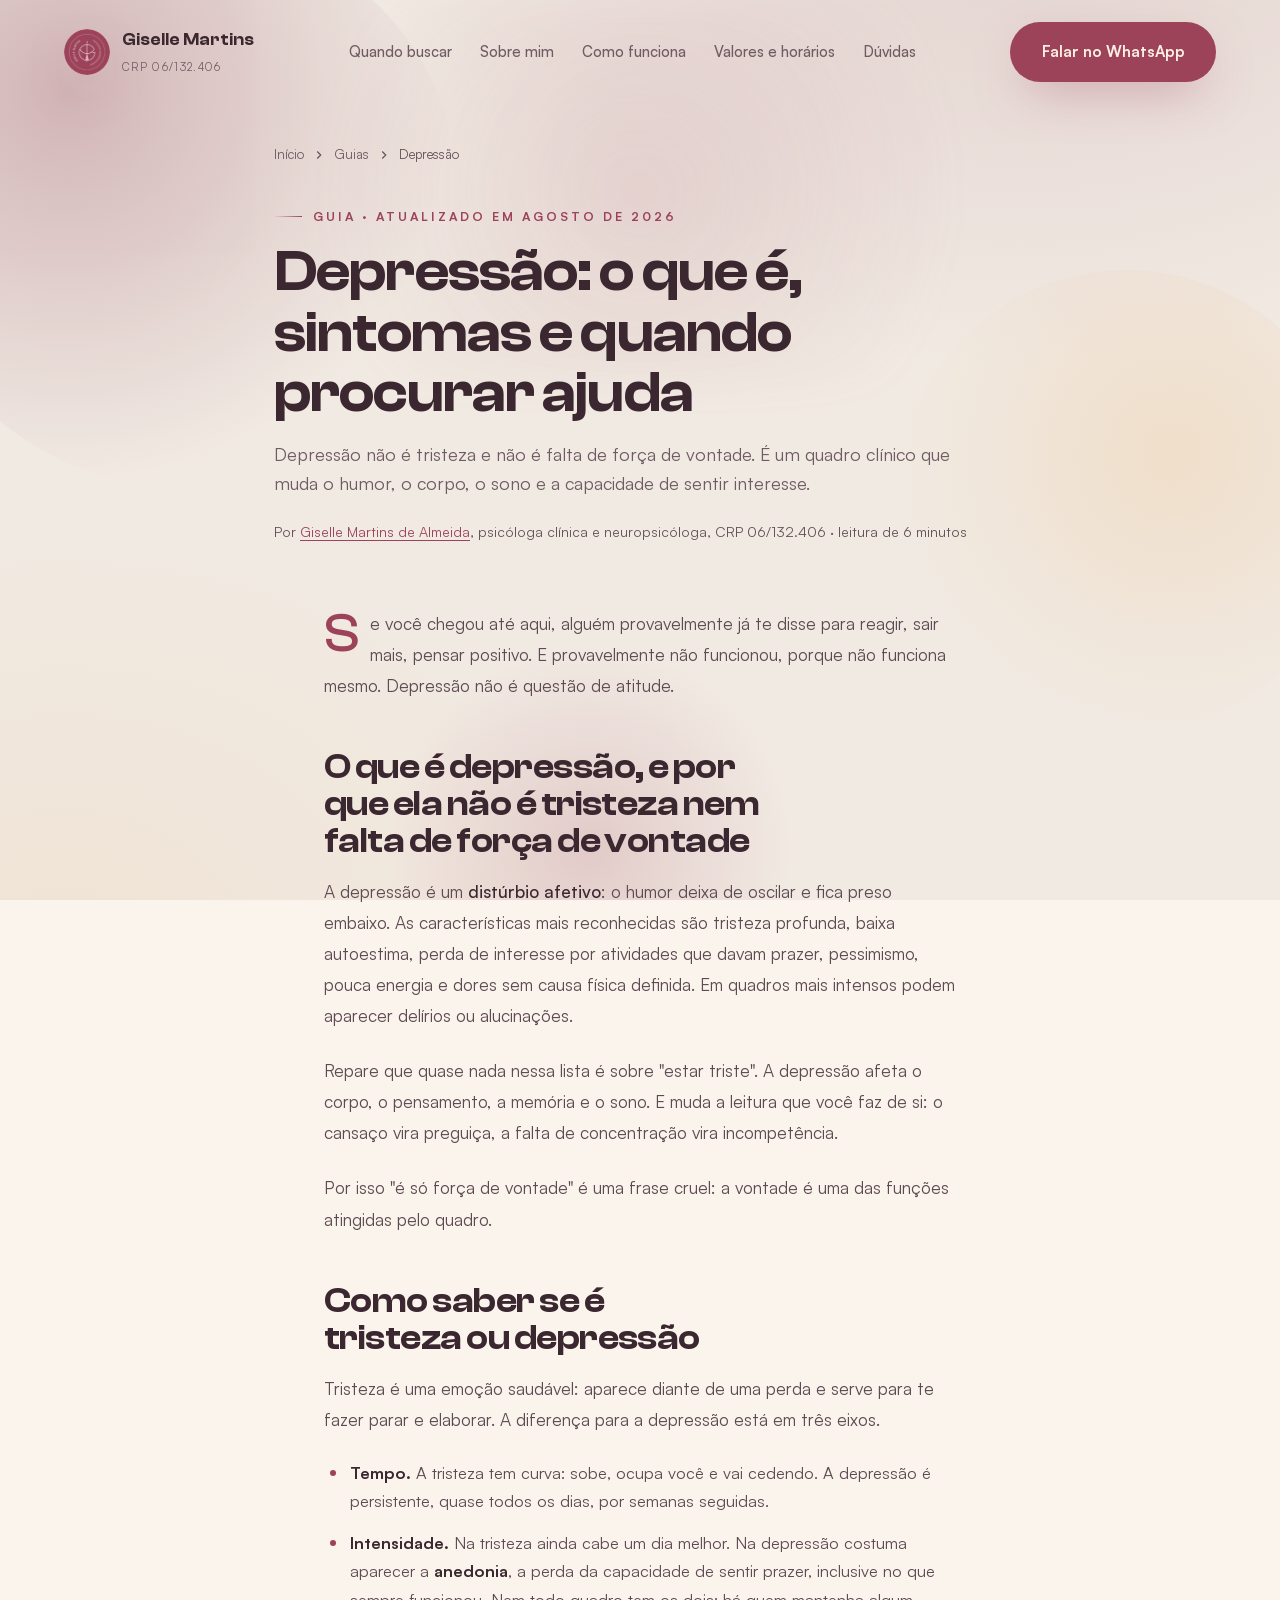
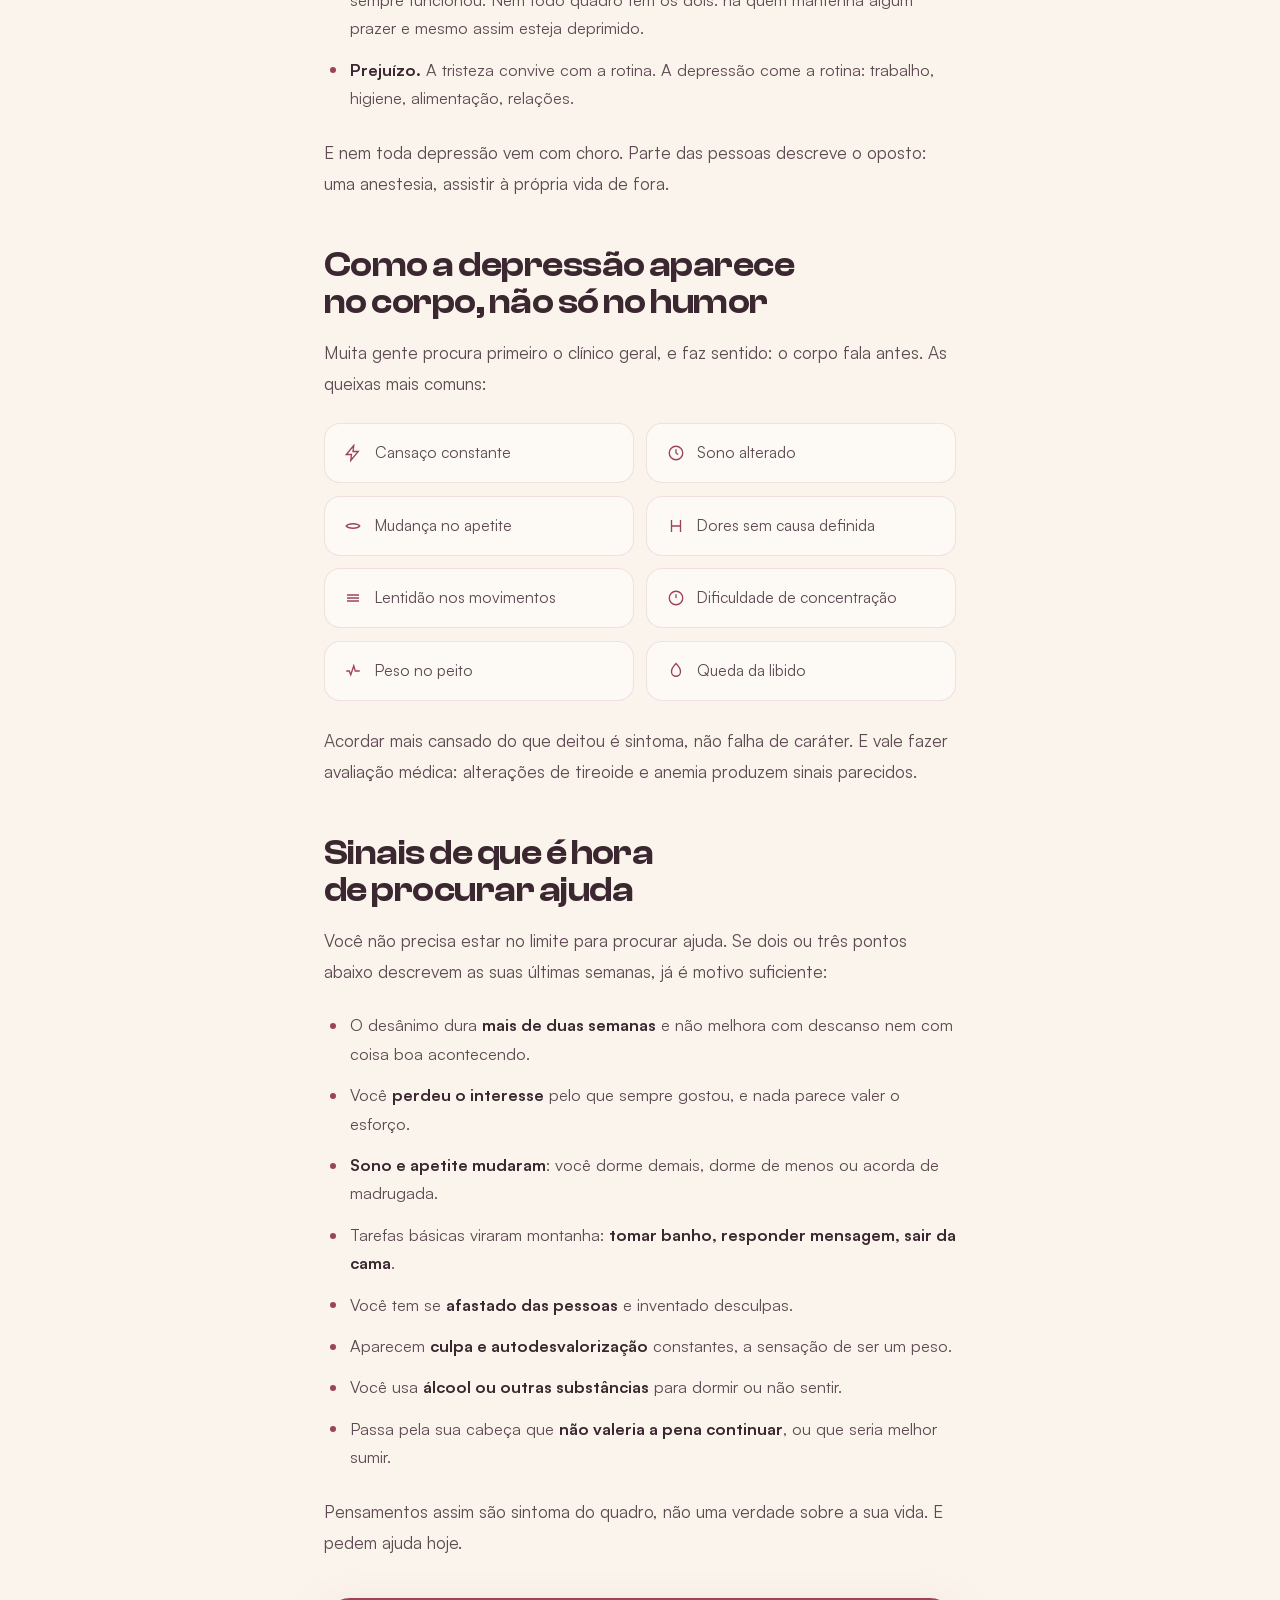
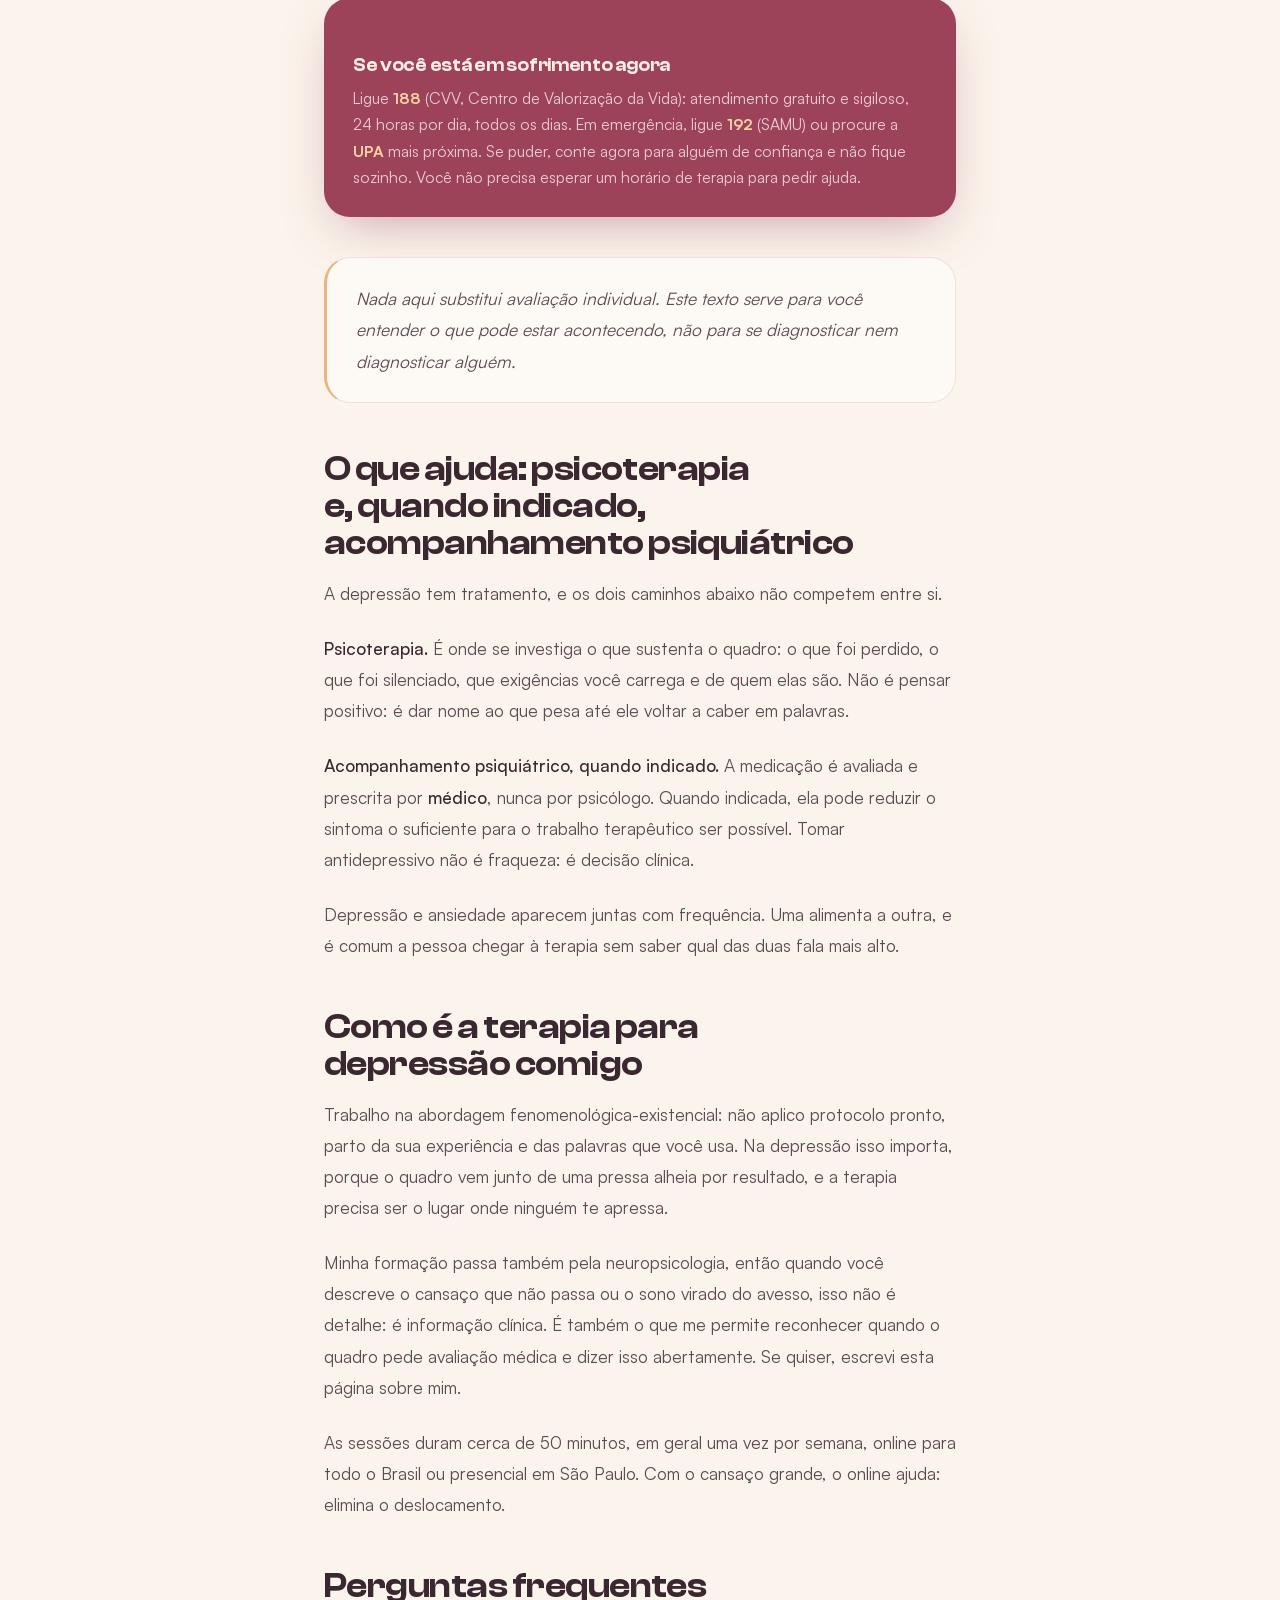
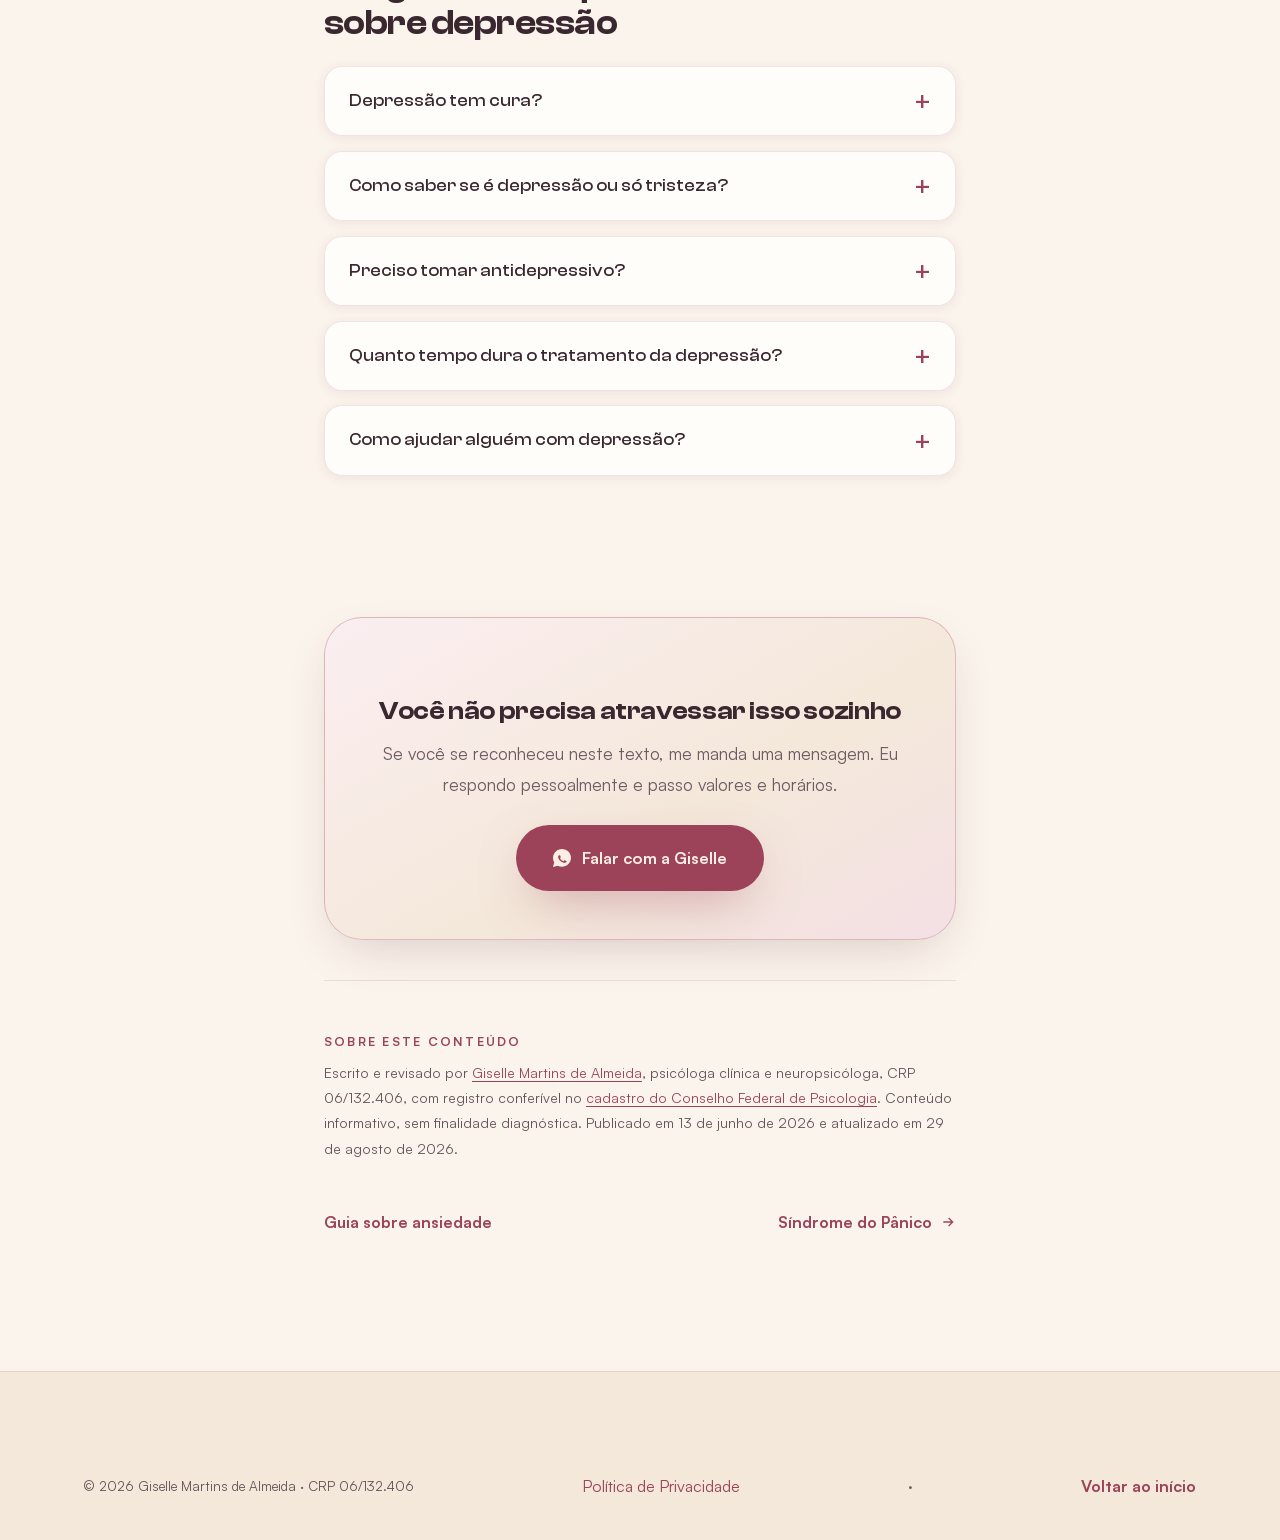
<file: artigos/depressao.html>
<!DOCTYPE html>
<html lang="pt-BR">
<head>
  <meta charset="UTF-8" />
  <meta name="viewport" content="width=device-width, initial-scale=1.0" />
  <!-- Google tag (gtag.js), carregada fora do caminho critico.
       O script sao 187 KB e ~163 ms de linha principal. Subir na ociosidade
       (ou no primeiro toque, o que vier antes) tira isso da primeira
       renderizacao sem perder o pageview: o GA4 registra quando ele sobe. -->
  <script>
    window.dataLayer = window.dataLayer || [];
    function gtag(){dataLayer.push(arguments);}
    gtag('js', new Date());
    gtag('config', 'G-RFCD1X5SDE');
    (function () {
      var subiu = false;
      function sobe() {
        if (subiu) return; subiu = true;
        var s = document.createElement('script');
        s.async = true;
        s.src = 'https://www.googletagmanager.com/gtag/js?id=G-RFCD1X5SDE';
        document.head.appendChild(s);
      }
      // quem interage primeiro nao pode ficar sem medicao
      ['pointerdown', 'keydown', 'scroll'].forEach(function (ev) {
        addEventListener(ev, sobe, { once: true, passive: true });
      });
      if ('requestIdleCallback' in window) requestIdleCallback(sobe, { timeout: 3500 });
      else setTimeout(sobe, 2500);
    })();
  </script>
  <title>Depressão: sintomas e quando procurar ajuda | Giselle Martins</title>
  <meta name="description" content="O que é depressão, como diferenciar da tristeza, sinais no corpo e o que ajuda. Guia da psicóloga Giselle Martins, CRP 06/132.406." />
  <meta name="theme-color" content="#9c4359" />
  <link rel="icon" href="../favicon.ico" sizes="32x32" />
  <link rel="icon" href="../assets/img/favicon-512.png" type="image/png" sizes="512x512" />
  <link rel="apple-touch-icon" href="../apple-touch-icon.png" />
  <link rel="canonical" href="https://psicologagisellemartins.com.br/artigos/depressao.html" />
  <meta property="og:title" content="Depressão: sintomas e quando procurar ajuda | Giselle Martins" />
  <meta property="og:description" content="O que é depressão, como diferenciar da tristeza, sinais no corpo e o que ajuda. Guia da psicóloga Giselle Martins, CRP 06/132.406." />
  <meta name="twitter:card" content="summary_large_image" />
  <meta name="twitter:title" content="Depressão: sintomas e quando procurar ajuda | Giselle Martins" />
  <meta name="twitter:description" content="O que é depressão, como diferenciar da tristeza, sinais no corpo e o que ajuda. Guia da psicóloga Giselle Martins, CRP 06/132.406." />
  <meta property="og:type" content="article" />
  <meta property="og:locale" content="pt_BR" />
  <meta property="og:url" content="https://psicologagisellemartins.com.br/artigos/depressao.html" />
  <meta property="og:image" content="https://psicologagisellemartins.com.br/assets/img/giselle-hero.jpg" />
  <link rel="preload" href="../assets/fonts/clash-display-600.woff2" as="font" type="font/woff2" crossorigin />
  <link rel="preload" href="../assets/fonts/satoshi-400.woff2" as="font" type="font/woff2" crossorigin />
  <!-- css:inline: main.css,article.css --><style>
@font-face {
  font-family: 'Clash Display';
  src: url('/assets/fonts/clash-display-500.woff2') format('woff2');
  font-weight: 500; font-style: normal; font-display: swap;
}
@font-face {
  font-family: 'Clash Display';
  src: url('/assets/fonts/clash-display-600.woff2') format('woff2');
  font-weight: 600; font-style: normal; font-display: swap;
}
@font-face {
  font-family: 'Satoshi';
  src: url('/assets/fonts/satoshi-400.woff2') format('woff2');
  font-weight: 400; font-style: normal; font-display: swap;
}
@font-face {
  font-family: 'Satoshi';
  src: url('/assets/fonts/satoshi-500.woff2') format('woff2');
  font-weight: 500; font-style: normal; font-display: swap;
}
@font-face {
  font-family: 'Satoshi';
  src: url('/assets/fonts/satoshi-700.woff2') format('woff2');
  font-weight: 700; font-style: normal; font-display: swap;
}
:root {
  --wine: #9c4359;
  --wine-700: #883a4d;
  --wine-800: #6f2f40;
  --wine-900: #561f30;
  --wine-soft: #b65f74;
  --mauve: #bc8693;
  --mauve-200: #e3c8cf;
  --gold: #f7d2a3;
  --gold-deep: #e7b681;
  --cream: #fbf4ec;
  --cream-2: #f4e8da;
  --ivory: #fffdfa;
  --sand: #efe2d2;
  --ink: #3a2730;
  --ink-2: #5e4a52;
  --txt: #5e4a52;
  --txt-strong: #3a2730;
  --txt-soft: #6f5b63;
  --txt-faint: #655259;
  --on-wine: #fbeee4;
  --on-wine-soft: #ecccd2;
  --on-wine-faint: #cfa6af;
  --glass: rgba(255, 255, 255, 0.55);
  --glass-strong: rgba(255, 255, 255, 0.8);
  --card: var(--ivory);
  --line: rgba(156, 67, 89, 0.14);
  --line-strong: rgba(156, 67, 89, 0.3);
  --w-glass: rgba(255, 255, 255, 0.08);
  --w-glass-strong: rgba(255, 255, 255, 0.14);
  --w-line: rgba(255, 255, 255, 0.18);
  --w-line-strong: rgba(247, 210, 163, 0.45);
  --glass-border: var(--line);
  --glass-border-strong: var(--line-strong);
  --grad-wine: linear-gradient(135deg, #b65f74 0%, #9c4359 52%, #6f2f40 100%);
  --grad-gold: linear-gradient(135deg, #fbe0bd, #f7d2a3 50%, #e7b681 100%);
  --grad-text: linear-gradient(120deg, #fbe6cc 0%, #f7d2a3 50%, #e7b681 100%);
  --shadow-sm: 0 2px 12px rgba(86, 31, 48, 0.08);
  --shadow-md: 0 18px 50px -16px rgba(86, 31, 48, 0.22);
  --shadow-lg: 0 40px 90px -24px rgba(86, 31, 48, 0.32);
  --glow-wine: 0 18px 50px -16px rgba(156, 67, 89, 0.5);
  --maxw: 1240px;
  --pad: clamp(1.25rem, 5vw, 6rem);
  --radius: 26px;
  --radius-lg: 38px;
  --radius-sm: 14px;
  --sec-top: clamp(3.5rem, 7vw, 6.5rem);
  --sec-bottom: clamp(4.25rem, 8.5vw, 8rem);
  --bar-h: 5.25rem;
  --z-float: 700;
  --z-bar: 750;
  --z-menu: 790;
  --z-nav: 800;
  --ease: cubic-bezier(0.22, 1, 0.36, 1);
  --ease-out: cubic-bezier(0.3, 0, 0.2, 1);
  --t-hover: 160ms;
  --t-state: 240ms;
  --ease-soft: cubic-bezier(0.16, 1, 0.3, 1);
  --font-display: 'Clash Display', 'Satoshi', system-ui, sans-serif;
  --font-body: 'Satoshi', system-ui, -apple-system, sans-serif;
}
*, *::before, *::after { box-sizing: border-box; margin: 0; padding: 0; }
html { -webkit-text-size-adjust: 100%; }
:target, section[id], main[id] { scroll-margin-top: 88px; }
body {
  font-family: var(--font-body);
  background: var(--cream);
  color: var(--txt);
  line-height: 1.65;
  font-weight: 400;
  overflow-x: hidden;
  -webkit-font-smoothing: antialiased;
  text-rendering: optimizeLegibility;
  position: relative;
}
img { max-width: 100%; display: block; height: auto; }
a { color: inherit; text-decoration: none; }
ul { list-style: none; }
button { font-family: inherit; cursor: pointer; }
::selection { background: rgba(188, 134, 147, 0.4); color: var(--wine-900); }
.wrap { width: 100%; max-width: var(--maxw); margin-inline: auto; padding-inline: var(--pad); }
section { position: relative; }
.skip-link {
  position: absolute; left: 1rem; top: -100px; z-index: 1000;
  padding: .8rem 1.3rem; border-radius: 100px;
  background: var(--wine); color: var(--on-wine); font-weight: 600; font-size: .9rem;
  transition: top .25s var(--ease);
}
.skip-link:focus-visible { top: 1rem; }
h1, h2, h3, h4 {
  font-family: var(--font-display); font-weight: 600; line-height: 1.05;
  letter-spacing: -0.015em; color: var(--txt-strong);
  text-wrap: balance;
}
p { text-wrap: pretty; }
.eyebrow {
  font-family: var(--font-body); font-size: 0.78rem; font-weight: 600;
  letter-spacing: 0.24em; text-transform: uppercase; color: var(--wine);
  display: inline-flex; align-items: center; gap: 0.7rem;
}
.eyebrow::before { content: ''; width: 28px; height: 1px; background: linear-gradient(90deg, transparent, var(--wine)); }
.display-1 { font-size: clamp(2.6rem, 7.5vw, 5.6rem); font-weight: 600; letter-spacing: -0.035em; line-height: 1.02; }
.display-2 { font-size: clamp(2rem, 4.4vw, 3.4rem); letter-spacing: -0.025em; line-height: 1.08; }
.lead { font-size: clamp(1.02rem, 1.35vw, 1.2rem); color: var(--txt-soft); font-weight: 400; max-width: 58ch; line-height: 1.62; }
.grad-text { background: var(--grad-text); -webkit-background-clip: text; background-clip: text; -webkit-text-fill-color: transparent; color: transparent; }
.italic-serif { font-style: italic; }
.section-head { max-width: 700px; margin-bottom: clamp(2.2rem, 4.5vw, 3.4rem); }
.section-head h2 { margin: 1rem 0 .9rem; }
.section-head .lead { max-width: 54ch; }
.ambient {
  position: fixed; inset: 0; z-index: -2; overflow: hidden; pointer-events: none;
  transform: translateZ(0);
  contain: paint;
  background:
    radial-gradient(1100px 760px at 80% -10%, rgba(188, 134, 147, 0.22), transparent 60%),
    radial-gradient(900px 680px at 5% 105%, rgba(247, 210, 163, 0.2), transparent 60%),
    var(--cream);
}
.orb { position: absolute; border-radius: 50%; opacity: 0.5; will-change: transform; }
.orb--1 { width: 44vw; height: 44vw; left: -8vw; top: -6vw; background: radial-gradient(circle at 30% 30%, var(--mauve), transparent 70%); animation: drift1 24s var(--ease-soft) infinite alternate; }
.orb--2 { width: 36vw; height: 36vw; right: -6vw; top: 30vh; background: radial-gradient(circle at 60% 40%, var(--gold), transparent 70%); opacity: 0.35; animation: drift2 28s var(--ease-soft) infinite alternate; }
.orb--3 { width: 32vw; height: 32vw; left: 30vw; bottom: -12vw; background: radial-gradient(circle at 50% 50%, var(--wine-soft), transparent 70%); opacity: 0.22; animation: drift3 32s var(--ease-soft) infinite alternate; }
@keyframes drift1 { to { transform: translate3d(8vw, 6vh, 0) scale(1.12); } }
@keyframes drift2 { to { transform: translate3d(-7vw, -5vh, 0) scale(1.1); } }
@keyframes drift3 { to { transform: translate3d(5vw, -8vh, 0) scale(1.18); } }
.grain {
  position: fixed; inset: 0; z-index: -1; pointer-events: none; opacity: 0.04;
  transform: translateZ(0);
  background-image: url("data:image/svg+xml,%3Csvg viewBox='0 0 200 200' xmlns='http://www.w3.org/2000/svg'%3E%3Cfilter id='n'%3E%3CfeTurbulence type='fractalNoise' baseFrequency='0.85' numOctaves='3' stitchTiles='stitch'/%3E%3C/filter%3E%3Crect width='100%25' height='100%25' filter='url(/assets/css/%23n)'/%3E%3C/svg%3E");
}
.nav {
  position: fixed; top: 0; left: 0; right: 0; z-index: 800;
  transform: translateZ(0);
  display: flex; align-items: center; justify-content: space-between;
  padding: 1.4rem var(--pad);
  transition: padding var(--t-state) var(--ease-out), background var(--t-state), border-color var(--t-state), box-shadow var(--t-state);
  border-bottom: 1px solid transparent;
}
.nav.scrolled {
  padding-block: 0.8rem;
  background: rgba(251, 244, 236, 0.96);
  border-bottom: 1px solid var(--line); box-shadow: var(--shadow-sm);
}
.brand { display: flex; align-items: center; gap: 0.75rem; }
.brand__logo { width: 46px; height: 46px; border-radius: 50%; object-fit: cover; box-shadow: var(--glow-wine); }
.brand__name { font-family: var(--font-display); font-weight: 600; font-size: 1.05rem; line-height: 1.05; color: var(--txt-strong); transition: color var(--t-state); }
.brand__crp { font-size: 0.64rem; letter-spacing: 0.18em; color: var(--txt-soft); text-transform: uppercase; transition: color var(--t-state); }
.nav__links { display: flex; align-items: center; gap: 0.35rem; }
.nav__link { position: relative; padding: 0.6rem 1rem; font-size: 0.92rem; font-weight: 500; color: var(--txt-soft); transition: color .35s; }
.nav__link::after { content: ''; position: absolute; left: 1rem; right: 1rem; bottom: 0.35rem; height: 1px; background: var(--wine); transform: scaleX(0); transform-origin: left; transition: transform var(--t-state) var(--ease-out); }
.nav__link:hover { color: var(--wine); }
.nav__link:hover::after { transform: scaleX(1); }
.nav__cta { display: inline-flex; }
.nav__burger { display: none; flex-direction: column; gap: 5px; background: none; border: 0; padding: 8px; }
.nav__burger span { width: 24px; height: 2px; background: var(--wine); border-radius: 2px; transition: var(--t-state) var(--ease-out); }
.mobile-menu {
  position: fixed; inset: 0; z-index: 790;
  background: rgba(111, 47, 64, 0.985);
  display: flex; flex-direction: column; justify-content: center; align-items: center; gap: 0.5rem;
  opacity: 0; visibility: hidden; transition: opacity var(--t-state) var(--ease-out), visibility var(--t-state);
}
.mobile-menu.open { opacity: 1; visibility: visible; }
.mobile-menu a { font-family: var(--font-display); font-size: clamp(1.6rem, 6.2vw, 2.2rem); color: var(--on-wine); padding: 0.35rem; transition: color .3s; }
.mobile-menu a:hover { color: var(--gold); }
.mobile-menu__cta {
  margin-top: 1.2rem; padding: .85rem 1.8rem !important; border-radius: 100px;
  background: var(--gold); color: var(--wine-900) !important;
  font-size: 1.15rem !important; font-weight: 600;
}
body.menu-open { overflow: hidden; }
.btn {
  position: relative; display: inline-flex; align-items: center; gap: 0.65rem;
  padding: 1rem 1.9rem; border-radius: 100px; font-weight: 600; font-size: 0.96rem;
  border: 1px solid transparent; overflow: hidden; isolation: isolate;
  transition: transform var(--t-hover) var(--ease-out), box-shadow var(--t-hover) var(--ease-out), color var(--t-hover) var(--ease-out), background var(--t-hover) var(--ease-out), border-color var(--t-hover) var(--ease-out);
}
.btn svg { width: 18px; height: 18px; }
.btn--primary { background: var(--wine); color: var(--on-wine); box-shadow: var(--glow-wine); }
.btn--primary::before { content: ''; position: absolute; inset: 0; z-index: -1; background: var(--grad-wine); opacity: 0; transition: opacity var(--t-hover) var(--ease-out); }
.btn--primary:hover { transform: translateY(-3px); box-shadow: 0 22px 50px -14px rgba(156,67,89,0.65); }
.btn--primary:hover::before { opacity: 1; }
.btn:active { transform: translateY(0) scale(.985); transition-duration: .08s; }
.btn--ghost { background: transparent; color: var(--wine); border-color: var(--line-strong); }
.btn--ghost:hover { border-color: var(--wine); background: rgba(156,67,89,0.06); transform: translateY(-3px); }
.btn--lg { padding: 1.15rem 2.3rem; font-size: 1.02rem; }
.link-arrow { display: inline-flex; align-items: center; gap: 0.5rem; color: var(--wine); font-weight: 600; }
.link-arrow svg { width: 16px; transition: transform .35s var(--ease); }
.link-arrow:hover svg { transform: translateX(5px); }
.hero {
  min-height: 100svh; display: flex; align-items: center;
  padding-top: 6.5rem; padding-bottom: 2.5rem; overflow: hidden;
  background: linear-gradient(180deg, #fdf8f2 0%, var(--cream) 55%, #f6ebdf 100%);
  color: var(--ink);
}
.hero::before {
  content: ''; position: absolute; right: -8%; top: 50%; translate: 0 -50%;
  width: 60vw; height: 60vw; max-width: 760px; max-height: 760px; z-index: 0; opacity: 0.05;
  background: url('/assets/img/gm-simbolo-wine.png') center/contain no-repeat;
}
.hero::after {
  content: ''; position: absolute; inset: 0; z-index: 0; pointer-events: none;
  background: radial-gradient(900px 520px at 72% -5%, rgba(188,134,147,0.22), transparent 60%);
}
.hero h1, .hero h2 { color: var(--ink); }
.hero .grad-text { display: inline-block; padding-right: 0.14em; margin-right: -0.06em; background: linear-gradient(120deg, var(--wine), var(--mauve)); -webkit-background-clip: text; background-clip: text; -webkit-text-fill-color: transparent; color: transparent; }
.hero .lead { color: var(--txt-soft); }
.hero__grid { position: relative; z-index: 2; display: grid; grid-template-columns: 1.1fr 0.9fr; gap: clamp(2rem, 4.5vw, 4.5rem); align-items: center; width: 100%; }
.hero__content { position: relative; z-index: 2; }
.hero h1 { margin: 0.7rem 0 0.9rem; font-size: clamp(2.05rem, 3.9vw, 3.35rem); letter-spacing: -0.03em; line-height: 1.04; }
.hero .lead { font-size: clamp(1rem, 1.2vw, 1.1rem); max-width: 50ch; }
.hero .lead b { display: block; margin-top: .7rem; color: var(--txt-strong); font-weight: 500; }
.hero h1 .line { display: block; overflow: hidden; padding-bottom: 0.08em; }
.hero h1 .line > span { display: block; transform: translateY(110%); animation: heroLine 1.1s var(--ease) forwards; }
.hero h1 .line:nth-child(2) > span { animation-delay: .12s; }
.hero h1 .line:nth-child(3) > span { animation-delay: .24s; }
@keyframes heroLine { to { transform: translateY(0); } }
.hero__intro { opacity: 0; animation: fadeUp 1s var(--ease) .5s forwards; }
.hero__actions { display: flex; flex-wrap: wrap; gap: .8rem; margin-top: 1.2rem; opacity: 0; animation: fadeUp 1s var(--ease) .65s forwards; }
.hero__micro { margin-top: .75rem; font-size: .82rem; line-height: 1.55; color: var(--txt-soft); opacity: 0; animation: fadeUp 1s var(--ease) .8s forwards; }
.hero__id { display: none; align-items: center; gap: .8rem; opacity: 0; animation: fadeUp 1s var(--ease) .35s forwards; }
.hero__id img { width: 58px; height: 58px; border-radius: 50%; object-fit: cover; object-position: center 18%; border: 2px solid var(--ivory); box-shadow: var(--shadow-md); flex-shrink: 0; }
.hero__id b { display: block; font-family: var(--font-display); font-size: 1.05rem; font-weight: 600; color: var(--txt-strong); line-height: 1.2; }
.hero__id span { font-size: .78rem; letter-spacing: .1em; text-transform: uppercase; color: var(--wine); }
@keyframes fadeUp { from { opacity: 0; transform: translateY(24px); } to { opacity: 1; transform: none; } }
.hero__portrait { position: relative; z-index: 1; opacity: 0; animation: fadeUp 1.2s var(--ease) .4s forwards; }
.portrait-card {
  position: relative; border-radius: var(--radius-lg); overflow: hidden;
  border: 1px solid var(--line-strong); box-shadow: var(--shadow-lg);
  background: var(--ivory); animation: floaty 7s var(--ease-soft) infinite alternate;
}
.portrait-card img { width: 100%; aspect-ratio: 4/5; object-fit: cover; object-position: center 18%; }
.portrait-card::after { content: ''; position: absolute; inset: 0; background: linear-gradient(180deg, rgba(86,31,48,0.05) 0%, transparent 32%, transparent 56%, rgba(86,31,48,0.62)); }
.portrait-badge {
  position: absolute; right: 1rem; bottom: 1rem; z-index: 4;
  display: flex; align-items: center; gap: 0.6rem; padding: 0.65rem 0.95rem; border-radius: 100px;
  background: rgba(255,255,255,0.94); border: 1px solid rgba(255,255,255,0.6); max-width: calc(100% - 2rem); box-shadow: var(--shadow-sm);
}
.portrait-badge i { width: 9px; height: 9px; border-radius: 50%; background: #3fae6b; box-shadow: 0 0 12px #6fd49a; flex-shrink: 0; animation: pulse 2s infinite; }
.portrait-badge span { font-size: 0.78rem; color: var(--wine-900); font-weight: 500; line-height: 1.25; }
@keyframes pulse { 0%,100%{opacity:1;} 50%{opacity:.35;} }
@keyframes floaty { to { transform: translateY(-12px); } }
.hero__chip {
  position: absolute; z-index: 4; padding: 0.6rem 0.95rem; border-radius: 14px;
  background: rgba(255,255,255,0.93);
  border: 1px solid var(--line-strong); font-size: 0.8rem; color: var(--ink); box-shadow: var(--shadow-md); white-space: nowrap;
}
.hero__chip--2 { top: 1rem; right: 1rem; left: auto; bottom: auto; animation: floaty 6s var(--ease-soft) .6s infinite alternate-reverse; }
.hero__chip b { color: var(--wine); }
.scroll-hint { position: absolute; left: 50%; bottom: 2rem; translate: -50% 0; z-index: 3; display: flex; flex-direction: column; align-items: center; gap: 0.6rem; font-size: 0.68rem; letter-spacing: 0.3em; text-transform: uppercase; color: var(--txt-faint); opacity: 0; animation: fadeUp 1s 1.1s forwards; }
.scroll-hint i { width: 1px; height: 46px; background: linear-gradient(var(--wine), transparent); position: relative; overflow: hidden; }
.scroll-hint i::after { content:''; position:absolute; top:-50%; left:0; width:100%; height:50%; background:var(--wine); animation: scrollDot 1.8s var(--ease) infinite; }
@keyframes scrollDot { to { top: 100%; } }
.reveal { opacity: 0; transform: translateY(40px); transition: opacity 1s var(--ease), transform 1s var(--ease); }
.reveal.in { opacity: 1; transform: none; }
.reveal[data-delay="1"] { transition-delay: .1s; }
.reveal[data-delay="2"] { transition-delay: .2s; }
.reveal[data-delay="3"] { transition-delay: .3s; }
.reveal[data-delay="4"] { transition-delay: .4s; }
.section-pad { padding-block: var(--sec-top) var(--sec-bottom); }
.section--tint {
  background: linear-gradient(180deg, transparent, rgba(239,226,210,.55) 12%, rgba(239,226,210,.55) 88%, transparent);
}
.about__grid { display: grid; grid-template-columns: 0.9fr 1.1fr; gap: clamp(2.5rem, 6vw, 5.5rem); align-items: center; }
.about__media { position: relative; }
.about__photo { border-radius: var(--radius-lg); overflow: hidden; border: 1px solid var(--line); box-shadow: var(--shadow-lg); }
.about__photo img { width: 100%; aspect-ratio: 4/5; object-fit: cover; transition: transform 1.2s var(--ease); }
.about__media:hover .about__photo img { transform: scale(1.05); }
.about__quote {
  position: absolute; right: -1.5rem; bottom: -1.5rem; max-width: 280px; padding: 1.4rem 1.6rem; border-radius: 22px;
  background: var(--wine); color: var(--on-wine); box-shadow: var(--glow-wine);
}
.about__quote p { font-family: var(--font-display); font-style: italic; font-size: 1rem; color: var(--on-wine); line-height: 1.4; }
.about__quote cite { display: block; margin-top: 0.7rem; font-size: 0.78rem; color: var(--gold); font-style: normal; }
.about__text p { color: var(--txt); margin-bottom: 1.2rem; }
.about__text p strong { color: var(--txt-strong); font-weight: 600; }
.credentials { display: grid; gap: 0.2rem; margin: 2rem 0; }
.credential { display: flex; gap: 0.9rem; align-items: flex-start; padding: 0.9rem 0; border-top: 1px solid var(--line); }
.credential svg { width: 22px; height: 22px; color: var(--wine); flex-shrink: 0; margin-top: 2px; }
.credential b { color: var(--txt-strong); font-weight: 600; display: block; }
.credential span { font-size: 0.88rem; color: var(--txt-faint); }
.space-text .lead { margin-bottom: 1.6rem; }
.space-gallery { display: grid; grid-template-columns: 1fr 1fr; grid-template-rows: auto auto; gap: 1rem; width: 100%; max-width: 500px; margin-inline: auto; }
.space-gallery figure { border-radius: var(--radius); overflow: hidden; border: 1px solid var(--line); box-shadow: var(--shadow-md); }
.space-gallery figure img { width: 100%; height: 100%; object-fit: cover; transition: transform 1s var(--ease); }
.space-gallery figure:hover img { transform: scale(1.06); }
.space-gallery .g-main { grid-column: 1 / -1; aspect-ratio: 16/10; }
.space-gallery .g-a, .space-gallery .g-b { aspect-ratio: 1/1; }
.cta {
  position: relative; border-radius: var(--radius-lg); overflow: hidden;
  padding: clamp(3.2rem, 7vw, 5.8rem) clamp(1.5rem, 6vw, 5rem); text-align: center;
  background: var(--grad-wine);
  box-shadow: 0 40px 90px -30px rgba(86, 31, 48, 0.55);
}
.cta::before { content: ''; position: absolute; right: -6%; top: -40%; width: 55%; height: 180%; z-index: 0; opacity: 0.09; background: url('/assets/img/gm-simbolo-branco.webp') center/contain no-repeat; }
.cta::after { content: ''; position: absolute; inset: 0; z-index: 0; pointer-events: none; background: radial-gradient(760px circle at 50% -25%, rgba(247,210,163,0.22), transparent 62%); }
.cta > * { position: relative; z-index: 1; }
.cta h2 { margin-bottom: 1.2rem; color: var(--on-wine); }
.cta .eyebrow { justify-content: center; color: var(--gold); }
.cta .eyebrow::before { background: linear-gradient(90deg, transparent, var(--gold)); }
.cta .lead { margin: 0 auto; color: var(--on-wine-soft); }
.cta__actions { display: flex; gap: .9rem; justify-content: center; flex-wrap: wrap; }
.cta .hero__micro { color: var(--on-wine-faint); animation: none; opacity: 1; }
.cta .btn--primary { background: var(--grad-gold); color: var(--wine-900); box-shadow: 0 18px 44px -14px rgba(0,0,0,.45); }
.cta .btn--primary::before { display: none; }
.cta .btn--primary:hover { box-shadow: 0 24px 54px -14px rgba(0,0,0,.55); }
.cta .btn--ghost { background: rgba(255,255,255,0.08); color: var(--on-wine); border-color: var(--w-line); }
.cta .btn--ghost:hover { background: rgba(255,255,255,0.16); border-color: var(--w-line-strong); }
.footer { background: var(--cream-2); color: var(--txt-soft); border-top: 1px solid var(--line); padding-top: clamp(3rem, 6vw, 4.5rem); padding-bottom: 2.5rem; }
.footer__grid { display: grid; grid-template-columns: 1.6fr 1fr 1.1fr; gap: 2rem clamp(2rem, 5vw, 4rem); margin-bottom: 2.5rem; }
.footer .brand__name { color: var(--txt-strong); }
.footer .brand__crp { color: var(--txt-faint); }
.footer__brand p { color: var(--txt-soft); max-width: 34ch; margin-top: 1rem; font-size: 0.92rem; }
.footer h4, .footer__col h2 { font-size: 0.8rem; letter-spacing: 0.2em; text-transform: uppercase; color: var(--wine); margin-bottom: 1.1rem; font-family: var(--font-body); font-weight: 600; line-height: 1.4; }
.footer__col a, .footer__col p { display: block; color: var(--txt-soft); padding: 0.35rem 0; font-size: 0.95rem; transition: color .3s; }
.footer__col a:hover { color: var(--wine); }
.socials { display: flex; gap: 0.7rem; margin-top: 1.4rem; }
.socials a { width: 42px; height: 42px; border-radius: 12px; display: grid; place-items: center; background: var(--ivory); border: 1px solid var(--line); color: var(--wine); transition: var(--t-hover) var(--ease-out); }
.socials a:hover { background: var(--wine); border-color: var(--wine); color: var(--ivory); transform: translateY(-3px); }
.socials svg { width: 18px; height: 18px; }
.footer__bottom { display: flex; justify-content: space-between; align-items: center; gap: 1rem; flex-wrap: wrap; padding-top: 1.8rem; border-top: 1px solid var(--line); }
.footer__bottom p { font-size: 0.84rem; color: var(--txt-faint); }
.footer__bottom a { color: var(--wine); }
.wa-float { position: fixed; right: 1.5rem; bottom: calc(1.5rem + env(safe-area-inset-bottom)); z-index: 700; width: 60px; height: 60px; border-radius: 50%; display: grid; place-items: center; background: #25D366; box-shadow: 0 12px 30px -8px rgba(37,211,102,0.6); transition: transform var(--t-hover) var(--ease-out); }
.wa-float::before { content:''; position:absolute; inset:0; border-radius:50%; border:2px solid #25D366; animation: pulseRing 2.4s infinite; }
.wa-float:hover { transform: scale(1.08); }
.wa-float svg { width: 32px; height: 32px; fill: #fff; }
@keyframes pulseRing { 0%{transform:scale(1);opacity:.7;} 100%{transform:scale(1.7);opacity:0;} }
.mobile-cta {
  position: fixed; left: 0; right: 0; bottom: 0; z-index: 750; display: none;
  padding: .65rem 1rem calc(.65rem + env(safe-area-inset-bottom));
  background: rgba(251, 244, 236, 0.97);
  border-top: 1px solid var(--line); box-shadow: 0 -8px 30px -18px rgba(86, 31, 48, 0.4);
}
.mobile-cta .btn { width: 100%; justify-content: center; min-height: 52px; }
@media (prefers-reduced-motion: reduce) {
  *, *::before, *::after { animation-duration: .001ms !important; animation-iteration-count: 1 !important; transition-duration: .001ms !important; scroll-behavior: auto !important; }
  .orb { animation: none; }
}
:focus-visible { outline: 2px solid var(--wine); outline-offset: 3px; border-radius: 4px; }
.mobile-cta a:focus-visible { outline-offset: -3px; }
.hero__assur { display: flex; flex-wrap: wrap; gap: 0.5rem; margin: 0.8rem 0; opacity: 0; animation: fadeUp 1s var(--ease) .75s forwards; }
.hero__assur span { display: inline-flex; align-items: center; gap: 0.4rem; padding: 0.4rem 0.82rem; border-radius: 100px; background: rgba(255,255,255,0.6); border: 1px solid var(--line); font-size: 0.8rem; color: var(--ink); }
.hero__assur svg { width: 15px; height: 15px; color: var(--wine); flex-shrink: 0; }
.inline-cta {
  display: flex; align-items: center; justify-content: space-between; gap: 1.5rem; flex-wrap: wrap;
  margin-top: clamp(2rem, 4vw, 3rem); padding: 1.5rem 1.8rem; border-radius: var(--radius);
  background: var(--ivory); border: 1px solid var(--line-strong); box-shadow: var(--shadow-sm);
}
.inline-cta p { margin: 0; max-width: 48ch; color: var(--txt-strong); font-weight: 500; font-size: 1.02rem; }
.inline-cta .btn { flex-shrink: 0; }
.inline-cta svg { width: 18px; height: 18px; }
.practical { gap: 0.2rem clamp(1.5rem, 4vw, 3.5rem); }
.proof-bar { border-block: 1px solid var(--line); background: rgba(255,255,255,.45); }
.proof-bar .wrap { display: grid; grid-template-columns: repeat(4, minmax(0, 1fr)); gap: 1rem clamp(1.5rem, 4vw, 3.5rem); padding-block: clamp(1.5rem, 3vw, 2.2rem); }
.proof {
  display: grid; grid-template-columns: 22px 1fr; gap: 0 .8rem; align-items: center;
  font-size: .88rem; color: var(--txt-soft); line-height: 1.4;
}
.proof svg { width: 22px; height: 22px; color: var(--wine); }
.proof b { display: block; color: var(--txt-strong); font-weight: 600; font-size: .93rem; }
.proof a { color: var(--wine); text-decoration: underline; text-underline-offset: 3px; }
.needs { display: grid; grid-template-columns: repeat(2, minmax(0, 1fr)); gap: .2rem clamp(2rem, 5vw, 4rem); }
.need {
  display: grid; grid-template-columns: 42px 1fr; gap: 0 1rem; align-items: start;
  padding: 1.3rem 0; border-top: 1px solid var(--line);
  transition: border-color var(--t-state) var(--ease-out);
}
.need:hover { border-color: var(--line-strong); }
.need__icon {
  grid-row: span 2; width: 42px; height: 42px; border-radius: 12px;
  display: grid; place-items: center; color: var(--wine);
  background: linear-gradient(140deg, rgba(156,67,89,0.09), rgba(247,210,163,0.2));
  transition: background var(--t-state) var(--ease-out), color var(--t-state) var(--ease-out);
}
.need:hover .need__icon { background: var(--wine); color: var(--gold); }
.need__icon svg { width: 21px; height: 21px; }
.need h3 { font-size: 1.02rem; margin: .1rem 0 .3rem; color: var(--ink); letter-spacing: -.01em; }
.need p { font-size: 0.9rem; color: var(--txt-soft); line-height: 1.55; }
.needs-note { margin-top: 2.2rem; display: flex; flex-wrap: wrap; align-items: center; gap: 0.6rem 1.2rem; color: var(--txt-soft); font-size: .94rem; }
.needs-note .reads { display: inline-flex; flex-wrap: wrap; gap: 0.4rem 1rem; }
.needs-note .reads a { color: var(--wine); font-weight: 500; }
.needs-note .reads a:hover { text-decoration: underline; }
.steps { display: grid; gap: 0; }
.step { position: relative; padding: 0 0 1.7rem 3.3rem; }
.step::before {
  content: ''; position: absolute; left: 19px; top: 40px; bottom: 0; width: 1px;
  background: var(--line-strong);
}
.step:last-child::before { background: linear-gradient(180deg, var(--line-strong), transparent); }
.step:last-child { padding-bottom: 0; }
.step__n {
  position: absolute; left: 0; top: 0; margin: 0;
  font-family: var(--font-display); font-size: .95rem; font-weight: 600; color: var(--on-wine);
  display: grid; place-items: center; width: 40px; height: 40px; border-radius: 50%;
  background: var(--wine); border: 4px solid var(--cream); box-shadow: var(--glow-wine);
}
.step h3 { font-size: 1.08rem; margin-bottom: 0.4rem; color: var(--ink); letter-spacing: -.01em; }
.step p { font-size: 0.94rem; color: var(--txt-soft); }
@media (min-width: 860px) {
  .steps--row { grid-template-columns: repeat(4, 1fr); gap: clamp(1.2rem, 2.5vw, 2rem); }
  .steps--row .step { padding: 3.4rem 0 0; }
  .steps--row .step::before {
    left: 0; right: calc(-1 * clamp(1.2rem, 2.5vw, 2rem)); top: 20px;
    bottom: auto; width: auto; height: 1px;
    background: var(--line-strong);
  }
  .steps--row .step:last-child::before { right: 0; background: linear-gradient(90deg, var(--line-strong), transparent); }
  .steps--row .step p { max-width: 34ch; }
}
.process-grid { display: grid; grid-template-columns: 1.05fr 0.95fr; gap: clamp(2rem, 5vw, 4rem); align-items: center; margin-top: clamp(2.5rem, 5vw, 4rem); }
.trust { display: grid; grid-template-columns: repeat(2, minmax(0, 1fr)); gap: 0.2rem clamp(1.5rem, 4vw, 3.5rem); }
.trust__item { display: grid; grid-template-columns: 24px 1fr; gap: 0 .85rem; align-items: start; padding: 1.05rem 0; border-top: 1px solid var(--line); }
.trust__item svg { grid-row: span 2; width: 22px; height: 22px; color: var(--wine); margin-top: 3px; }
.trust__item b { color: var(--txt-strong); font-weight: 600; display: block; margin-bottom: .12rem; }
.trust__item span { font-size: 0.89rem; color: var(--txt-soft); line-height: 1.55; }
.trust__item--key { border-top-color: var(--line-strong); }
.trust__item--key b { color: var(--wine); }
.faq { display: grid; gap: 0.9rem; max-width: 840px; margin-inline: auto; }
.faq details { background: var(--card); border: 1px solid var(--line); border-radius: 18px; padding: 0 1.5rem; box-shadow: var(--shadow-sm); transition: border-color var(--t-state) var(--ease-out), box-shadow var(--t-state) var(--ease-out); }
.faq details[open] { border-color: var(--line-strong); box-shadow: var(--shadow-md); }
.faq summary { list-style: none; cursor: pointer; padding: 1.25rem 0; font-family: var(--font-display); font-weight: 500; font-size: 1.08rem; color: var(--ink); display: flex; justify-content: space-between; gap: 1.2rem; align-items: center; }
.faq summary::-webkit-details-marker { display: none; }
.faq summary::after { content: '+'; font-family: var(--font-body); font-size: 1.6rem; line-height: 1; color: var(--wine); transition: transform var(--t-state) var(--ease-out); }
.faq details[open] summary::after { transform: rotate(45deg); }
.faq__a { padding: 0 0 1.4rem; color: var(--txt-soft); font-size: 0.98rem; line-height: 1.75; max-width: 64ch; }
@media (hover: none) { .faq summary { cursor: pointer; } }
@media (max-width: 1024px) {
  .process-grid { grid-template-columns: 1fr; }
  .trust { grid-template-columns: 1fr; }
}
.section-head--center { text-align: center; margin-inline: auto; }
.section-head--center .eyebrow { justify-content: center; }
.section-head--center .lead { margin-inline: auto; }
.h-md { font-family: var(--font-display); font-size: clamp(1.6rem, 2.8vw, 2.1rem); letter-spacing: -.02em; line-height: 1.12; margin-bottom: .9rem; color: var(--txt-strong); }
.link-inline { color: var(--wine); text-decoration: underline; text-underline-offset: 3px; text-decoration-thickness: 1px; }
.link-inline:hover { text-decoration-thickness: 2px; }
.space-text__note { margin-top: 1.4rem; padding-top: 1.1rem; border-top: 1px solid var(--line); font-size: .86rem; color: var(--txt-faint); letter-spacing: .02em; }
.fibers {
  position: absolute; inset: 0; z-index: 0; width: 100%; height: 100%;
  pointer-events: none; opacity: 0;
  transition: opacity 1.2s var(--ease);
  mask-image: radial-gradient(120% 100% at 70% 40%, #000 25%, transparent 78%);
}
.fibers.on { opacity: .34; }
@media (prefers-reduced-motion: reduce) { .fibers { display: none; } }
.glow-card {
  --edge-proximity: 0;
  --cursor-angle: 45deg;
  --edge-sens: 28;
  position: relative; isolation: isolate;
  transform: translate3d(0, 0, .01px);
}
.glow-card::after {
  content: ''; position: absolute; inset: -1px; border-radius: inherit;
  pointer-events: none; z-index: 2;
  border: 1px solid transparent;
  background:
    conic-gradient(from 210deg, var(--wine), var(--gold-deep) 30%, var(--mauve) 55%, var(--wine) 80%, var(--wine))
    border-box;
  -webkit-mask:
    linear-gradient(#000 0 0) padding-box exclude,
    linear-gradient(#000 0 0) border-box;
  mask:
    linear-gradient(#000 0 0) padding-box,
    linear-gradient(#000 0 0) border-box;
  mask-composite: exclude;
  -webkit-mask-composite: xor;
  opacity: calc((var(--edge-proximity) - var(--edge-sens)) / (100 - var(--edge-sens)));
  transition: opacity .3s ease-out;
}
.glow-card::before {
  content: ''; position: absolute; inset: -14px; border-radius: inherit;
  pointer-events: none; z-index: -1;
  box-shadow: 0 0 24px 2px rgba(156, 67, 89, .28), 0 0 60px 6px rgba(231, 182, 129, .18);
  -webkit-mask-image: conic-gradient(from var(--cursor-angle) at center, #000 3%, transparent 12%, transparent 88%, #000 97%);
  mask-image: conic-gradient(from var(--cursor-angle) at center, #000 3%, transparent 12%, transparent 88%, #000 97%);
  opacity: calc((var(--edge-proximity) - var(--edge-sens)) / (100 - var(--edge-sens)));
  transition: opacity .35s ease-out;
}
@media (hover: none) { .glow-card::before, .glow-card::after { display: none; } }
.dock {
  position: fixed; left: 50%; bottom: 1.25rem; translate: -50% 0; z-index: var(--z-bar);
  display: none; align-items: flex-end; gap: .45rem;
  padding: .5rem .6rem; border-radius: 20px;
  background: rgba(251, 244, 236, .92);
  border: 1px solid var(--line-strong); box-shadow: var(--shadow-md);
  opacity: 0; transform: translateY(14px); pointer-events: none;
  transition: opacity var(--t-state) var(--ease-out), transform var(--t-state) var(--ease-out);
}
.dock.on { opacity: 1; transform: none; pointer-events: auto; }
@media (min-width: 900px) and (hover: hover) { .dock { display: flex; } }
.dock__item {
  --s: 44px;
  position: relative; flex: 0 0 auto;
  width: var(--s); height: var(--s); border-radius: 13px;
  display: grid; place-items: center;
  background: var(--ivory); border: 1px solid var(--line); color: var(--wine);
  transition: background .3s, color .3s, border-color .3s;
}
.dock__item svg { width: 45%; height: 45%; }
.dock__item:hover { background: var(--wine); border-color: var(--wine); color: var(--gold); }
.dock__item--cta { background: var(--wine); border-color: var(--wine); color: var(--on-wine); box-shadow: var(--glow-wine); }
.dock__item--cta:hover { background: var(--wine-800); color: var(--gold); }
.dock__item[aria-current="true"] { border-color: var(--wine); box-shadow: inset 0 0 0 1px var(--wine); }
.dock__label {
  position: absolute; bottom: calc(100% + 10px); left: 50%; translate: -50% 4px;
  padding: .3rem .65rem; border-radius: 8px; white-space: nowrap;
  background: var(--wine-900); color: var(--on-wine); font-size: .76rem; font-weight: 500;
  opacity: 0; pointer-events: none; transition: opacity .2s, translate .2s var(--ease);
}
.dock__item:hover .dock__label, .dock__item:focus-visible .dock__label { opacity: 1; translate: -50% 0; }
@media (prefers-reduced-motion: reduce) { .dock__item { --s: 44px !important; } }
@media (min-width: 900px) and (hover: hover) { .wa-float { display: none; } }
.hero__actions .btn--lg { padding-inline: 1.9rem; }
@media (min-width: 1025px) { .hero__grid { grid-template-columns: 1.16fr 0.84fr; } }
.hero::before { display: none; }
.scroll-hint { display: none; }
@media (min-width: 721px) {
  .hero__assur { gap: .45rem; }
  .hero__assur span { padding: .38rem .78rem; font-size: .79rem; }
}
@media (max-width: 720px) {
  .hero__actions .btn--lg { padding: 1rem 1.2rem; font-size: .97rem; }
  .cta__actions .btn--lg { padding: 1rem 1.2rem; font-size: .97rem; }
}
@media (max-width: 1024px) {
  .hero__grid { grid-template-columns: 1fr; gap: 2.5rem; }
  .hero__portrait { max-width: 400px; margin-inline: auto; }
  .about__grid { grid-template-columns: 1fr; }
  .about__media { max-width: 460px; margin-bottom: 1.5rem; }
  .footer__grid { grid-template-columns: 1fr 1fr; }
  .proof-bar .wrap { grid-template-columns: repeat(2, minmax(0, 1fr)); }
}
@media (max-width: 860px) {
  .practical { grid-template-columns: repeat(2, minmax(0, 1fr)); }
}
@media (max-width: 720px) {
  :root { --radius: 20px; --radius-lg: 26px; --radius-sm: 12px; }
  .nav__burger.active span:nth-child(1) { transform: translateY(7px) rotate(45deg); }
  .nav__burger.active span:nth-child(2) { opacity: 0; }
  .nav__burger.active span:nth-child(3) { transform: translateY(-7px) rotate(-45deg); }
  .footer__grid { grid-template-columns: 1fr; gap: 2.2rem; }
  .about__quote { position: static; margin-top: 1rem; max-width: none; }
  .scroll-hint { display: none; }
  .mobile-menu { justify-content: flex-start; padding: 6rem 1.5rem 3rem; overflow-y: auto; }
  .hero { padding-top: 4.75rem; padding-bottom: 2.5rem; min-height: 0; }
  .hero__portrait { display: none; }
  .hero__id { display: flex; }
  .hero .eyebrow { display: none; }
  .nav .brand > span { display: none; }
  .hero h1 { font-size: clamp(2rem, 8.4vw, 2.5rem); margin: .85rem 0 .7rem; }
  .hero .lead { font-size: .98rem; }
  .hero .lead b { margin-top: .55rem; }
  .hero__assur { gap: .4rem; margin: 1rem 0 0; }
  .hero__assur span { font-size: .75rem; padding: .34rem .68rem; }
  .hero__actions { flex-direction: column; gap: .6rem; margin-top: 1.1rem; }
  .hero__actions .btn { width: 100%; justify-content: center; }
  .mobile-cta { display: block; }
  .wa-float { display: none; }
  body { padding-bottom: calc(var(--bar-h) + env(safe-area-inset-bottom)); }
  .inline-cta { flex-direction: column; align-items: stretch; text-align: left; padding: 1.4rem 1.3rem; gap: 1.1rem; }
  .inline-cta .btn { justify-content: center; }
  .needs { grid-template-columns: 1fr; gap: 0; }
  .need { grid-template-columns: 36px 1fr; gap: 0 .9rem; padding: 1rem 0; }
  .need__icon { grid-row: span 2; width: 36px; height: 36px; border-radius: 10px; }
  .need__icon svg { width: 19px; height: 19px; }
  .need h3 { font-size: .97rem; margin: 0 0 .2rem; }
  .need p { font-size: .87rem; }
  .trust, .practical { grid-template-columns: 1fr; }
  .proof-bar .wrap { grid-template-columns: 1fr; gap: .2rem; }
  .proof { padding: .7rem 0; border-top: 1px solid var(--line); }
  .proof-bar .proof:first-child { border-top: 0; }
  .space-gallery { max-width: none; }
  .cta__actions .btn { width: 100%; justify-content: center; }
  .needs-note .reads a { display: inline-flex; align-items: center; min-height: 44px; }
  .nav__burger { padding: 14px 10px; }
  .footer__col a { padding: .72rem 0; }
  .footer__bottom a { display: inline-block; padding: .85rem 0; }
  .socials a { width: 46px; height: 46px; }
}
@media (min-width: 560px) and (max-width: 720px) {
  .needs { grid-template-columns: repeat(2, minmax(0, 1fr)); gap: 0 2rem; }
}
.nav { gap: clamp(1.25rem, 3vw, 2.5rem); }
.nav .brand { flex-shrink: 0; }
.nav__cta { flex-shrink: 0; white-space: nowrap; }
.nav__links { flex-shrink: 0; }
.nav__link { padding: 0.6rem 0.7rem; white-space: nowrap; }
.nav__link::after { left: 0.7rem; right: 0.7rem; }
.cta__micro {
  margin-top: 1.5rem; font-size: .82rem; line-height: 1.5;
  color: var(--on-wine-faint);
}
.cta__actions { margin-top: 2.4rem; }
.cta .btn--primary { box-shadow: 0 14px 30px -12px rgba(0, 0, 0, .5); }
.cta .btn--primary:hover { box-shadow: 0 20px 40px -12px rgba(0, 0, 0, .55); }
.cta::before { right: -14%; opacity: .055; }
.glow-card::before, .glow-card::after { display: none; }
.glow-card:hover::before, .glow-card:hover::after { display: block; }
.orb { will-change: auto; }
.about__media:hover .about__photo img { will-change: transform; }
.fibers { image-rendering: auto; }
@media (max-width: 1080px) {
  .nav__links, .nav__cta { display: none; }
  .nav__burger { display: flex; }
}
.hero { min-height: min(100svh, 860px); }
.nav--compact .nav__links, .nav--compact .nav__cta { display: none; }
.nav--compact .nav__burger { display: flex; }
picture { display: contents; }
@media (max-width: 720px) {
  .hero h1,
  .display-1,
  .display-2,
  .article-hero h1,
  .prose h2 {
    letter-spacing: -0.005em;
    word-spacing: 0.08em;
  }
  .need h3, .step h3, .faq summary, .h-md, .trust__item b {
    letter-spacing: 0;
    word-spacing: 0.04em;
  }
}
@media (min-width: 721px) and (max-width: 1024px) {
  .hero h1, .display-1, .display-2 { letter-spacing: -0.015em; word-spacing: 0.03em; }
}
.brand__crp { font-size: 0.7rem; letter-spacing: 0.12em; }
@media (max-width: 720px) {
  .brand__crp { font-size: 0.76rem; letter-spacing: 0.08em; }
}
@media (max-width: 900px) {
  .orb { animation: none; }
}
.article-hero {
  padding-top: 9rem; padding-bottom: clamp(2.5rem, 6vw, 4rem);
  position: relative; overflow: hidden;
}
.article-hero::after {
  content: ''; position: absolute; left: 50%; top: 0; translate: -50% 0;
  width: 80vw; max-width: 900px; height: 380px; z-index: -1; opacity: .55;
  background: radial-gradient(circle, rgba(188,134,147,0.4), transparent 65%);
  filter: blur(20px);
}
.article-hero .wrap { max-width: 860px; }
.breadcrumb { display: flex; gap: 0.5rem; align-items: center; font-size: 0.82rem; color: var(--txt-faint); margin-bottom: 2rem; }
.breadcrumb a { color: var(--txt-soft); transition: color var(--t-hover); }
.breadcrumb a:hover { color: var(--wine); }
.breadcrumb svg { width: 14px; height: 14px; }
.article-hero h1 { font-size: clamp(2.1rem, 5.2vw, 3.6rem); margin: 1rem 0; }
.article-hero .lead { font-size: clamp(1rem, 1.4vw, 1.18rem); }
.article-body { padding-bottom: clamp(4rem, 9vw, 7rem); }
.article-body .wrap { max-width: 760px; }
.prose > * { margin-bottom: 1.5rem; }
.prose p { font-size: 1.08rem; color: var(--txt); line-height: 1.8; }
.prose > p:first-of-type::first-letter {
  font-family: var(--font-display); font-size: 3.4rem; line-height: 0.8; float: left;
  margin: 0.35rem 0.7rem 0 0; color: var(--wine);
}
.prose h2 { font-size: clamp(1.6rem, 3vw, 2.2rem); margin: 3rem 0 1rem; }
.prose h3 { font-size: 1.3rem; margin: 2rem 0 0.8rem; color: var(--txt-strong); }
.prose strong { color: var(--txt-strong); font-weight: 500; }
.callout {
  padding: 1.6rem 1.8rem; border-radius: var(--radius);
  background: var(--glass); border: 1px solid var(--glass-border);
  border-left: 3px solid var(--gold-deep);
}
.callout p { margin: 0; color: var(--txt); font-style: italic; }
.symptom-grid { display: grid; grid-template-columns: repeat(2, 1fr); gap: 0.8rem; margin: 1.5rem 0; }
.symptom {
  display: flex; align-items: center; gap: 0.8rem; padding: 1rem 1.2rem;
  background: var(--glass); border: 1px solid var(--glass-border); border-radius: 16px;
  font-size: 0.98rem; color: var(--txt); transition: border-color var(--t-hover) var(--ease-out), transform var(--t-hover) var(--ease-out);
}
.symptom:hover { border-color: var(--glass-border-strong); transform: translateX(4px); }
.symptom svg { width: 18px; height: 18px; color: var(--wine); flex-shrink: 0; }
.article-cta {
  margin-top: 3.5rem; padding: clamp(2rem, 5vw, 3rem); border-radius: var(--radius-lg);
  text-align: center; border: 1px solid var(--line-strong);
  background: linear-gradient(150deg, #fbeef1 0%, var(--cream-2) 60%, #f4e0e5 100%); box-shadow: var(--shadow-md);
}
.article-cta h3 { font-size: 1.6rem; margin-bottom: 0.8rem; color: var(--ink); }
.article-cta p { color: var(--txt-soft); margin-bottom: 1.6rem; }
.article-nav { display: flex; justify-content: space-between; gap: 1rem; flex-wrap: wrap; margin-top: 3rem; }
@media (max-width: 720px) {
  .article-hero { padding-top: 6.2rem; padding-bottom: 2rem; }
  .article-hero h1 { font-size: clamp(1.85rem, 7.4vw, 2.2rem); margin: .7rem 0; }
  .article-hero .lead { font-size: .98rem; }
  .breadcrumb { margin-bottom: 1.2rem; }
  .breadcrumb a, .breadcrumb span { display: inline-flex; align-items: center; min-height: 44px; }
  .article-nav .link-arrow { min-height: 44px; align-items: center; }
  .article-nav { gap: .4rem; }
  .prose > p:first-of-type::first-letter { font-size: 2.8rem; }
}
@media (max-width: 600px) {
  .symptom-grid { grid-template-columns: 1fr; }
}
.sobre-retrato { margin: 0 0 2.5rem; }
.sobre-retrato img {
  width: 100%; max-width: 380px; aspect-ratio: 4/5; object-fit: cover;
  border-radius: var(--radius-lg); border: 1px solid var(--line);
  box-shadow: var(--shadow-lg);
}
.sobre-retrato figcaption {
  margin-top: .9rem; font-size: .82rem; letter-spacing: .04em;
  color: var(--txt-faint);
}
.prose > figure + p:first-of-type::first-letter { font-size: inherit; float: none; margin: 0; color: inherit; font-family: inherit; }
@media (min-width: 720px) {
  .sobre-retrato { float: left; margin: .4rem 2rem 1.5rem 0; max-width: 300px; }
  .sobre-retrato img { max-width: 300px; }
  .prose > h2 { clear: left; }
}
.article-meta { margin-top: 1.4rem; font-size: .88rem; color: var(--txt-faint); }
.article-meta a { color: var(--wine); text-decoration: underline; text-underline-offset: 3px; }
.prose ul { margin: 0 0 1.5rem; padding-left: 0; }
.prose ul li {
  position: relative; padding-left: 1.6rem; margin-bottom: .8rem;
  font-size: 1.02rem; line-height: 1.75; color: var(--txt);
}
.prose ul li::before {
  content: ''; position: absolute; left: .35rem; top: .72em;
  width: 6px; height: 6px; border-radius: 50%; background: var(--wine);
}
.prose ul li b { color: var(--txt-strong); font-weight: 600; }
.lista-sinais li::before { border-radius: 2px; background: var(--gold-deep); }
.lista-comparativa li::before {
  width: 10px; height: 2px; border-radius: 1px; top: .85em;
  background: var(--wine);
}
.lista-comparativa li { margin-bottom: 1rem; }
.crise {
  margin: 2.5rem 0; padding: 1.6rem 1.8rem; border-radius: var(--radius);
  background: var(--wine); color: var(--on-wine);
  box-shadow: var(--glow-wine);
}
.crise h3 { font-size: 1.15rem; margin-bottom: .6rem; color: var(--on-wine); }
.crise p { margin: 0; color: var(--on-wine-soft); font-size: .98rem; line-height: 1.7; }
.crise b { color: var(--gold); font-weight: 700; }
.referencias {
  margin: 2.5rem 0 0; padding-top: 1.4rem; border-top: 1px solid var(--line);
  font-size: .88rem; color: var(--txt-faint); line-height: 1.7;
}
.referencias h3 {
  font-family: var(--font-body); font-size: .78rem; letter-spacing: .18em;
  text-transform: uppercase; color: var(--wine); margin-bottom: .7rem;
}
.referencias p { margin: 0; font-size: .88rem; color: var(--txt-faint); }
.referencias a { color: var(--wine); text-decoration: underline; text-underline-offset: 3px; }
.prose .faq { margin: 1.5rem 0 2rem; }
</style><!-- /css:inline -->
  <script type="application/ld+json">
  {
    "@context": "https://schema.org",
    "@type": "MedicalWebPage",
    "@id": "https://psicologagisellemartins.com.br/artigos/depressao.html#pagina",
    "url": "https://psicologagisellemartins.com.br/artigos/depressao.html",
    "name": "Depressão: o que é, sintomas e quando procurar ajuda",
    "headline": "Depressão: sintomas e quando procurar ajuda | Giselle Martins",
    "description": "O que é depressão, como diferenciar da tristeza, sinais no corpo e o que ajuda. Guia da psicóloga Giselle Martins, CRP 06/132.406.",
    "inLanguage": "pt-BR",
    "datePublished": "2026-06-13",
    "dateModified": "2026-08-29",
    "isPartOf": { "@type": "WebSite", "name": "Psicóloga Giselle Martins", "url": "https://psicologagisellemartins.com.br/" },
    "author": {
      "@type": "Person",
      "name": "Giselle Martins de Almeida",
      "jobTitle": "Psicóloga clínica e neuropsicóloga",
      "identifier": "CRP 06/132.406",
      "url": "https://psicologagisellemartins.com.br/sobre.html",
      "@id": "https://psicologagisellemartins.com.br/sobre.html#giselle",
      "sameAs": ["https://www.instagram.com/psigisellemartins/"]
    },
    "reviewedBy": { "@type": "Person", "name": "Giselle Martins de Almeida", "identifier": "CRP 06/132.406" },
    "publisher": { "@id": "https://psicologagisellemartins.com.br/#psicologa" }
  }
  </script>
  <script type="application/ld+json">
{
  "@context": "https://schema.org",
  "@type": "BreadcrumbList",
  "itemListElement": [
    {
      "@type": "ListItem",
      "position": 1,
      "name": "Início",
      "item": "https://psicologagisellemartins.com.br/"
    },
    {
      "@type": "ListItem",
      "position": 2,
      "name": "Guias",
      "item": "https://psicologagisellemartins.com.br/artigos/"
    },
    {
      "@type": "ListItem",
      "position": 3,
      "name": "Depressão",
      "item": "https://psicologagisellemartins.com.br/artigos/depressao.html"
    }
  ]
}
  </script>
  <script type="application/ld+json">
{
  "@context": "https://schema.org",
  "@type": "FAQPage",
  "mainEntity": [
    {
      "@type": "Question",
      "name": "Depressão tem cura?",
      "acceptedAnswer": {
        "@type": "Answer",
        "text": "A depressão tem tratamento, e ele muda o quadro de muita gente: com psicoterapia, com ou sem medicação, é possível recuperar funcionamento e qualidade de vida. Prometer cura, percentual ou prazo seria desonesto: cada história é diferente e alguns quadros são recorrentes, ou seja, podem voltar. O que se constrói é sair do episódio atual e reconhecer os sinais cedo."
      }
    },
    {
      "@type": "Question",
      "name": "Como saber se é depressão ou só tristeza?",
      "acceptedAnswer": {
        "@type": "Answer",
        "text": "Olhe para tempo, intensidade e prejuízo. A tristeza oscila e deixa espaço para algum alívio. A depressão é persistente por semanas, vem com perda de interesse por quase tudo e atrapalha rotina, sono, apetite e relações. O diagnóstico é feito em avaliação individual, nunca por um texto na internet."
      }
    },
    {
      "@type": "Question",
      "name": "Preciso tomar antidepressivo?",
      "acceptedAnswer": {
        "@type": "Answer",
        "text": "Não necessariamente, e essa decisão não é do psicólogo: quem avalia e prescreve é médico. Há processos conduzidos só com psicoterapia e há casos em que a medicação ajuda a reduzir o sintoma o suficiente para a pessoa se engajar na terapia. Quem define isso é a avaliação médica, caso a caso, não uma regra geral. Se eu perceber que o seu caso pede essa avaliação, falo abertamente com você."
      }
    },
    {
      "@type": "Question",
      "name": "Quanto tempo dura o tratamento da depressão?",
      "acceptedAnswer": {
        "@type": "Answer",
        "text": "Depende do quadro, da história e da frequência dos encontros, então qualquer prazo fechado seria invenção. Costuma haver um alívio inicial quando a pessoa passa a ter um lugar para falar, e a mudança mais estrutural leva mais tempo. Quando há medicação, o tempo de uso é definido pelo médico, e não deve ser interrompido por conta própria."
      }
    },
    {
      "@type": "Question",
      "name": "Como ajudar alguém com depressão?",
      "acceptedAnswer": {
        "@type": "Answer",
        "text": "Fique perto sem cobrar. Evite frases como \"reage\" e \"você tem tudo para ser feliz\": elas aumentam a culpa de quem já se sente em falta. Ajude no concreto, com carona, companhia ou marcando a consulta, porque energia para tarefas simples é o que falta. Se a pessoa falar em não querer viver, leve a sério, não a deixe sozinha e procure ajuda agora: CVV pelo 188 ou SAMU pelo 192."
      }
    },
    {
      "@type": "Question",
      "name": "Dá para ter depressão e ansiedade ao mesmo tempo?",
      "acceptedAnswer": {
        "@type": "Answer",
        "text": "Sim, e é bastante comum. A pessoa passa o dia em alerta, gastando energia com preocupação, e chega à noite esgotada e sem interesse por nada. Um alimenta o outro. Isso não impede o tratamento: em terapia se trabalha a pessoa inteira, não um rótulo de cada vez. Veja também o guia sobre ansiedade."
      }
    }
  ]
}
  </script>
</head>
<body>
  <div class="ambient" aria-hidden="true"><div class="orb orb--1"></div><div class="orb orb--2"></div><div class="orb orb--3"></div></div>
  <div class="grain" aria-hidden="true"></div>

  <header class="nav scrolled">
    <a class="brand" href="../index.html" aria-label="Início">
      <img class="brand__logo" src="../assets/img/gm-badge.webp" alt="Giselle Martins" width="96" height="96" />
      <span><span class="brand__name">Giselle Martins</span><br /><span class="brand__crp">CRP 06/132.406</span></span>
    </a>
    <nav class="nav__links" aria-label="Navegação principal">
      <a class="nav__link" href="../index.html#demandas">Quando buscar</a>
      <a class="nav__link" href="../sobre.html">Sobre mim</a>
      <a class="nav__link" href="../index.html#processo">Como funciona</a>
      <a class="nav__link" href="../index.html#pratico">Valores e horários</a>
      <a class="nav__link" href="../index.html#faq">Dúvidas</a>
    </nav>
    <a class="btn btn--primary nav__cta" data-cta-loc="nav" href="https://wa.me/5511993705704?text=Ol%C3%A1%2C%20Giselle.%20Vim%20pelo%20site%20e%20queria%20saber%20sobre%20hor%C3%A1rios%20e%20como%20funciona." aria-label="Falar com a Giselle no WhatsApp, a partir do menu" target="_blank" rel="noopener">Falar no WhatsApp</a>
    <button class="nav__burger" aria-label="Abrir menu"><span></span><span></span><span></span></button>
  </header>
  <div class="mobile-menu">
    <a href="../index.html#demandas">Quando buscar</a>
    <a href="../sobre.html">Sobre mim</a>
    <a href="../index.html#processo">Como funciona</a>
    <a href="../index.html#pratico">Valores e horários</a>
    <a href="../index.html#faq">Dúvidas</a>
    <a class="mobile-menu__cta" data-cta-loc="menu_mobile" href="https://wa.me/5511993705704?text=Ol%C3%A1%2C%20Giselle.%20Vim%20pelo%20site%20e%20gostaria%20de%20conversar." aria-label="Falar com a Giselle no WhatsApp, a partir do menu" target="_blank" rel="noopener">Falar no WhatsApp</a>
  </div>

  <main>
    <section class="article-hero">
      <div class="wrap">
        <div class="breadcrumb">
          <a href="../index.html">Início</a>
          <svg viewBox="0 0 24 24" fill="none" stroke="currentColor" stroke-width="2"><path d="M9 6l6 6-6 6"/></svg>
          <a href="./">Guias</a>
          <svg viewBox="0 0 24 24" fill="none" stroke="currentColor" stroke-width="2"><path d="M9 6l6 6-6 6"/></svg>
          <span>Depressão</span>
        </div>
        <span class="eyebrow reveal">Guia · atualizado em agosto de 2026</span>
        <h1 class="reveal" data-delay="1">Depressão: o que é, sintomas e quando procurar ajuda</h1>
        <p class="lead reveal" data-delay="2">
          Depressão não é tristeza e não é falta de força de vontade. É um quadro clínico que
          muda o humor, o corpo, o sono e a capacidade de sentir interesse.
        </p>
        <p class="article-meta reveal" data-delay="2">
          Por <a href="../sobre.html">Giselle Martins de Almeida</a>, psicóloga clínica e
          neuropsicóloga, CRP 06/132.406 · leitura de 6 minutos
        </p>
      </div>
    </section>

    <section class="article-body">
      <div class="wrap prose">

        <p class="reveal">
          Se você chegou até aqui, alguém provavelmente já te disse para reagir, sair mais,
          pensar positivo. E provavelmente não funcionou, porque não funciona mesmo.
          Depressão não é questão de atitude.
        </p>

        <h2 class="reveal">O que é depressão, e por que ela não é tristeza nem falta de força de vontade</h2>
        <p class="reveal">
          A depressão é um <strong>distúrbio afetivo</strong>: o humor deixa de oscilar e fica
          preso embaixo. As características mais reconhecidas são tristeza profunda, baixa
          autoestima, perda de interesse por atividades que davam prazer, pessimismo, pouca
          energia e dores sem causa física definida. Em quadros mais intensos podem aparecer
          delírios ou alucinações.
        </p>
        <p class="reveal">
          Repare que quase nada nessa lista é sobre "estar triste". A depressão afeta o corpo,
          o pensamento, a memória e o sono. E muda a leitura que você faz de si: o cansaço
          vira preguiça, a falta de concentração vira incompetência.
        </p>
        <p class="reveal">
          Por isso "é só força de vontade" é uma frase cruel: a vontade é uma das funções
          atingidas pelo quadro.
        </p>

        <h2 class="reveal">Como saber se é tristeza ou depressão</h2>
        <p class="reveal">
          Tristeza é uma emoção saudável: aparece diante de uma perda e serve para te fazer
          parar e elaborar. A diferença para a depressão está em três eixos.
        </p>
        <ul class="lista-comparativa reveal">
          <li><b>Tempo.</b> A tristeza tem curva: sobe, ocupa você e vai cedendo. A depressão é persistente, quase todos os dias, por semanas seguidas.</li>
          <li><b>Intensidade.</b> Na tristeza ainda cabe um dia melhor. Na depressão costuma aparecer a <b>anedonia</b>, a perda da capacidade de sentir prazer, inclusive no que sempre funcionou. Nem todo quadro tem os dois: há quem mantenha algum prazer e mesmo assim esteja deprimido.</li>
          <li><b>Prejuízo.</b> A tristeza convive com a rotina. A depressão come a rotina: trabalho, higiene, alimentação, relações.</li>
        </ul>
        <p class="reveal">
          E nem toda depressão vem com choro. Parte das pessoas descreve o oposto: uma
          anestesia, assistir à própria vida de fora.
        </p>

        <h2 class="reveal">Como a depressão aparece no corpo, não só no humor</h2>
        <p class="reveal">
          Muita gente procura primeiro o clínico geral, e faz sentido: o corpo fala antes. As
          queixas mais comuns:
        </p>
        <div class="symptom-grid">
          <div class="symptom reveal"><svg viewBox="0 0 24 24" fill="none" stroke="currentColor" stroke-width="1.8"><path d="M13 2L3 14h7l-1 8 10-12h-7z"/></svg>Cansaço constante</div>
          <div class="symptom reveal"><svg viewBox="0 0 24 24" fill="none" stroke="currentColor" stroke-width="1.8"><circle cx="12" cy="12" r="9"/><path d="M12 7v5l3 2"/></svg>Sono alterado</div>
          <div class="symptom reveal"><svg viewBox="0 0 24 24" fill="none" stroke="currentColor" stroke-width="1.8"><path d="M3 12c3-4 15-4 18 0-3 4-15 4-18 0z"/></svg>Mudança no apetite</div>
          <div class="symptom reveal"><svg viewBox="0 0 24 24" fill="none" stroke="currentColor" stroke-width="1.8"><path d="M6 4v16M18 4v16M6 12h12"/></svg>Dores sem causa definida</div>
          <div class="symptom reveal"><svg viewBox="0 0 24 24" fill="none" stroke="currentColor" stroke-width="1.8"><path d="M4 12h16M4 8h16M4 16h16"/></svg>Lentidão nos movimentos</div>
          <div class="symptom reveal"><svg viewBox="0 0 24 24" fill="none" stroke="currentColor" stroke-width="1.8"><circle cx="12" cy="12" r="9"/><path d="M12 7v5"/></svg>Dificuldade de concentração</div>
          <div class="symptom reveal"><svg viewBox="0 0 24 24" fill="none" stroke="currentColor" stroke-width="1.8"><path d="M3 12h4l2 5 4-12 2 7h6"/></svg>Peso no peito</div>
          <div class="symptom reveal"><svg viewBox="0 0 24 24" fill="none" stroke="currentColor" stroke-width="1.8"><path d="M12 2s6 6 6 11a6 6 0 0 1-12 0c0-5 6-11 6-11z"/></svg>Queda da libido</div>
        </div>
        <p class="reveal">
          Acordar mais cansado do que deitou é sintoma, não falha de caráter. E vale fazer
          avaliação médica: alterações de tireoide e anemia produzem sinais parecidos.
        </p>

        <h2 class="reveal">Sinais de que é hora de procurar ajuda</h2>
        <p class="reveal">
          Você não precisa estar no limite para procurar ajuda. Se dois ou três pontos abaixo
          descrevem as suas últimas semanas, já é motivo suficiente:
        </p>
        <ul class="lista-sinais reveal">
          <li>O desânimo dura <b>mais de duas semanas</b> e não melhora com descanso nem com coisa boa acontecendo.</li>
          <li>Você <b>perdeu o interesse</b> pelo que sempre gostou, e nada parece valer o esforço.</li>
          <li><b>Sono e apetite mudaram</b>: você dorme demais, dorme de menos ou acorda de madrugada.</li>
          <li>Tarefas básicas viraram montanha: <b>tomar banho, responder mensagem, sair da cama</b>.</li>
          <li>Você tem se <b>afastado das pessoas</b> e inventado desculpas.</li>
          <li>Aparecem <b>culpa e autodesvalorização</b> constantes, a sensação de ser um peso.</li>
          <li>Você usa <b>álcool ou outras substâncias</b> para dormir ou não sentir.</li>
          <li>Passa pela sua cabeça que <b>não valeria a pena continuar</b>, ou que seria melhor sumir.</li>
        </ul>
        <p class="reveal">
          Pensamentos assim são sintoma do quadro, não uma verdade sobre a sua vida. E pedem
          ajuda hoje.
        </p>

        <div class="crise reveal">
          <h3>Se você está em sofrimento agora</h3>
          <p>
            Ligue <b>188</b> (CVV, Centro de Valorização da Vida): atendimento gratuito e
            sigiloso, 24 horas por dia, todos os dias. Em emergência, ligue
            <b>192</b> (SAMU) ou procure a <b>UPA</b> mais próxima. Se puder, conte agora para
            alguém de confiança e não fique sozinho. Você não precisa esperar um horário de
            terapia para pedir ajuda.
          </p>
        </div>

        <div class="callout reveal">
          <p>
            Nada aqui substitui avaliação individual. Este texto serve para você entender o
            que pode estar acontecendo, não para se diagnosticar nem diagnosticar alguém.
          </p>
        </div>

        <h2 class="reveal">O que ajuda: psicoterapia e, quando indicado, acompanhamento psiquiátrico</h2>
        <p class="reveal">
          A depressão tem tratamento, e os dois caminhos abaixo não competem entre si.
        </p>
        <p class="reveal">
          <strong>Psicoterapia.</strong> É onde se investiga o que sustenta o quadro: o que foi
          perdido, o que foi silenciado, que exigências você carrega e de quem elas são. Não é
          pensar positivo: é dar nome ao que pesa até ele voltar a caber em palavras.
        </p>
        <p class="reveal">
          <strong>Acompanhamento psiquiátrico, quando indicado.</strong> A medicação é avaliada
          e prescrita por <strong>médico</strong>, nunca por psicólogo. Quando indicada, ela pode
          reduzir o sintoma o suficiente para o trabalho
          terapêutico ser possível. Tomar antidepressivo não é fraqueza: é decisão clínica.
        </p>
        <p class="reveal">
          Depressão e <a href="ansiedade.html">ansiedade</a> aparecem juntas com frequência.
          Uma alimenta a outra, e é comum a pessoa chegar à terapia sem saber qual das duas
          fala mais alto.
        </p>

        <!-- TODO: CONFIRMAR COM GISELLE: material clínico próprio, para o texto
             deixar de ser genérico. Perguntas para ela gravar em áudio, tratando
             sempre de observação geral e nunca de caso reconhecível (Resolução CFP
             10/2005 veda exposição de pessoa atendida):
               · que engano mais comum sobre o tema ela costuma desfazer
               · o que ela explica sobre a relação entre corpo e pensamento
               · o que a abordagem fenomenológica traz de diferente aqui -->

        <h2 class="reveal">Como é a terapia para depressão comigo</h2>
        <p class="reveal">
          Trabalho na abordagem fenomenológica-existencial: não aplico protocolo pronto, parto
          da sua experiência e das palavras que você usa. Na depressão isso importa, porque o
          quadro vem junto de uma pressa alheia por resultado, e a terapia precisa ser o lugar
          onde ninguém te apressa.
        </p>
        <p class="reveal">
          Minha formação passa também pela neuropsicologia, então quando você descreve o
          cansaço que não passa ou o sono virado do avesso, isso não é detalhe: é informação
          clínica. É também o que me permite reconhecer quando o quadro pede avaliação médica
          e dizer isso abertamente. Se quiser, escrevi esta página
          <a href="../sobre.html">sobre mim</a>.
        </p>
        <p class="reveal">
          As sessões duram cerca de 50 minutos, em geral uma vez por semana,
          <a href="../terapia-online.html">online para todo o Brasil</a> ou presencial em São
          Paulo. Com o cansaço grande, o online ajuda: elimina o deslocamento.
        </p>

        <h2 class="reveal">Perguntas frequentes sobre depressão</h2>
        <div class="faq">
          <details class="reveal">
            <summary>Depressão tem cura?</summary>
            <div class="faq__a">A depressão tem tratamento, e ele muda o quadro de muita gente: com psicoterapia, com ou sem medicação, é possível recuperar funcionamento e qualidade de vida. Prometer cura, percentual ou prazo seria desonesto: cada história é diferente e alguns quadros são recorrentes, ou seja, podem voltar. O que se constrói é sair do episódio atual e reconhecer os sinais cedo.</div>
          </details>
          <details class="reveal">
            <summary>Como saber se é depressão ou só tristeza?</summary>
            <div class="faq__a">Olhe para tempo, intensidade e prejuízo. A tristeza oscila e deixa espaço para algum alívio. A depressão é persistente por semanas, vem com perda de interesse por quase tudo e atrapalha rotina, sono, apetite e relações. O diagnóstico é feito em avaliação individual, nunca por um texto na internet.</div>
          </details>
          <details class="reveal">
            <summary>Preciso tomar antidepressivo?</summary>
            <div class="faq__a">Não necessariamente, e essa decisão não é do psicólogo: quem avalia e prescreve é médico. Há processos conduzidos só com psicoterapia e há casos em que a medicação ajuda a reduzir o sintoma o suficiente para a pessoa se engajar na terapia. Quem define isso é a avaliação médica, caso a caso, não uma regra geral. Se eu perceber que o seu caso pede essa avaliação, falo abertamente com você.</div>
          </details>
          <details class="reveal">
            <summary>Quanto tempo dura o tratamento da depressão?</summary>
            <div class="faq__a">Depende do quadro, da história e da frequência dos encontros, então qualquer prazo fechado seria invenção. Costuma haver um alívio inicial quando a pessoa passa a ter um lugar para falar, e a mudança mais estrutural leva mais tempo. Quando há medicação, o tempo de uso é definido pelo médico, e não deve ser interrompido por conta própria.</div>
          </details>
          <details class="reveal">
            <summary>Como ajudar alguém com depressão?</summary>
            <div class="faq__a">Fique perto sem cobrar. Evite frases como "reage" e "você tem tudo para ser feliz": elas aumentam a culpa de quem já se sente em falta. Ajude no concreto, com carona, companhia ou marcando a consulta, porque energia para tarefas simples é o que falta. Se a pessoa falar em não querer viver, leve a sério, não a deixe sozinha e procure ajuda agora: CVV pelo 188 ou SAMU pelo 192.</div>
          </details>
          <details class="reveal">
            <summary>Dá para ter depressão e ansiedade ao mesmo tempo?</summary>
            <div class="faq__a">Sim, e é bastante comum. A pessoa passa o dia em alerta, gastando energia com preocupação, e chega à noite esgotada e sem interesse por nada. Um alimenta o outro. Isso não impede o tratamento: em terapia se trabalha a pessoa inteira, não um rótulo de cada vez. Veja também o <a href="ansiedade.html">guia sobre ansiedade</a>.</div>
          </details>
        </div>

        <div class="article-cta reveal" data-cta-loc="cta_final">
          <h3>Você não precisa atravessar isso sozinho</h3>
          <p>Se você se reconheceu neste texto, me manda uma mensagem. Eu respondo pessoalmente e passo valores e horários.</p>
          <a class="btn btn--primary btn--lg" href="https://wa.me/5511993705704?text=Ol%C3%A1%2C%20Giselle.%20Li%20o%20guia%20sobre%20depress%C3%A3o%20no%20site%20e%20gostaria%20de%20conversar." aria-label="Falar com a Giselle no WhatsApp para dar o primeiro passo" target="_blank" rel="noopener">
            <svg viewBox="0 0 24 24" fill="currentColor"><path d="M12 0C5.4 0 0 5.4 0 12c0 2.1.6 4.1 1.6 5.9L0 24l6.3-1.6c1.7.9 3.7 1.4 5.7 1.4 6.6 0 12-5.4 12-12S18.6 0 12 0zm6 17c-.3.7-1.5 1.4-2 1.4-.5.1-1.1.1-1.8-.1-.4-.1-.9-.3-1.6-.6-2.8-1.2-4.6-4-4.7-4.2-.1-.2-1.1-1.5-1.1-2.8 0-1.3.7-2 .9-2.2.2-.3.5-.3.7-.3h.5c.2 0 .4 0 .6.5l.8 1.9c.1.2.1.3 0 .5l-.4.6-.3.3c-.1.1-.3.3-.1.6.2.3.8 1.3 1.7 2.1 1.2 1 2.1 1.4 2.4 1.5.3.1.5.1.6-.1l.9-1c.2-.3.4-.2.6-.1l1.8.9c.3.1.5.2.6.3.1.3.1.7-.1 1.2z"/></svg>
            Falar com a Giselle
          </a>
        </div>

        <div class="referencias reveal">
          <h3>Sobre este conteúdo</h3>
          <p>
            Escrito e revisado por <a href="../sobre.html">Giselle Martins de Almeida</a>,
            psicóloga clínica e neuropsicóloga, CRP 06/132.406, com registro conferível no
            <a href="https://cadastro.cfp.org.br/" target="_blank" rel="noopener">cadastro do Conselho Federal de Psicologia</a>.
            Conteúdo informativo, sem finalidade diagnóstica. Publicado em 13 de junho de 2026
            e atualizado em 29 de agosto de 2026.
          </p>
        </div>

        <div class="article-nav">
          <a class="link-arrow" href="ansiedade.html">Guia sobre ansiedade</a>
          <a class="link-arrow" href="sindrome-do-panico.html">Síndrome do Pânico <svg viewBox="0 0 24 24" fill="none" stroke="currentColor" stroke-width="2"><path d="M5 12h14M13 6l6 6-6 6"/></svg></a>
        </div>
      </div>
    </section>
  </main>

  <footer class="footer">
    <div class="wrap"><div class="footer__bottom" style="border-top:none;">
      <p>© <span data-year>2024</span> Giselle Martins de Almeida · CRP 06/132.406</p>
      <a href="../politica-de-privacidade.html">Política de Privacidade</a> · <a class="link-arrow" href="../index.html">Voltar ao início</a>
    </div></div>
  </footer>

  <a class="wa-float" href="https://wa.me/5511993705704?text=Ol%C3%A1%2C%20Giselle.%20Li%20o%20texto%20sobre%20depress%C3%A3o%20no%20seu%20site%20e%20queria%20conversar." target="_blank" rel="noopener" aria-label="Fale pelo WhatsApp">
    <svg viewBox="0 0 32 32"><path d="M16 0C7.163 0 0 7.163 0 16c0 2.833.738 5.49 2.031 7.8L.057 31.486a.5.5 0 0 0 .61.61l7.793-2.016A15.93 15.93 0 0 0 16 32c8.837 0 16-7.163 16-16S24.837 0 16 0zm0 29.333a13.27 13.27 0 0 1-6.786-1.857l-.487-.29-5.048 1.306 1.327-4.924-.317-.503A13.24 13.24 0 0 1 2.667 16C2.667 8.636 8.636 2.667 16 2.667S29.333 8.636 29.333 16 23.364 29.333 16 29.333z"/></svg>
  </a>
  <div class="mobile-cta" data-cta-loc="mobile_bar">
    <a class="btn btn--primary" href="https://wa.me/5511993705704?text=Ol%C3%A1%2C%20Giselle.%20Li%20o%20texto%20sobre%20depress%C3%A3o%20no%20seu%20site%20e%20queria%20conversar." aria-label="Falar com a Giselle no WhatsApp" target="_blank" rel="noopener">
      <svg viewBox="0 0 24 24" fill="currentColor"><path d="M12 0C5.4 0 0 5.4 0 12c0 2.1.6 4.1 1.6 5.9L0 24l6.3-1.6c1.7.9 3.7 1.4 5.7 1.4 6.6 0 12-5.4 12-12S18.6 0 12 0zm6 17c-.3.7-1.5 1.4-2 1.4-.5.1-1.1.1-1.8-.1-.4-.1-.9-.3-1.6-.6-2.8-1.2-4.6-4-4.7-4.2-.1-.2-1.1-1.5-1.1-2.8 0-1.3.7-2 .9-2.2.2-.3.5-.3.7-.3h.5c.2 0 .4 0 .6.5l.8 1.9c.1.2.1.3 0 .5l-.4.6-.3.3c-.1.1-.3.3-.1.6.2.3.8 1.3 1.7 2.1 1.2 1 2.1 1.4 2.4 1.5.3.1.5.1.6-.1l.9-1c.2-.3.4-.2.6-.1l1.8.9c.3.1.5.2.6.3.1.3.1.7-.1 1.2z"/></svg>
      Falar com a Giselle no WhatsApp
    </a>
  </div>
  <script src="../assets/js/main.js"></script>
  <script src="../assets/js/track.js"></script>
</body>
</html>
</file>
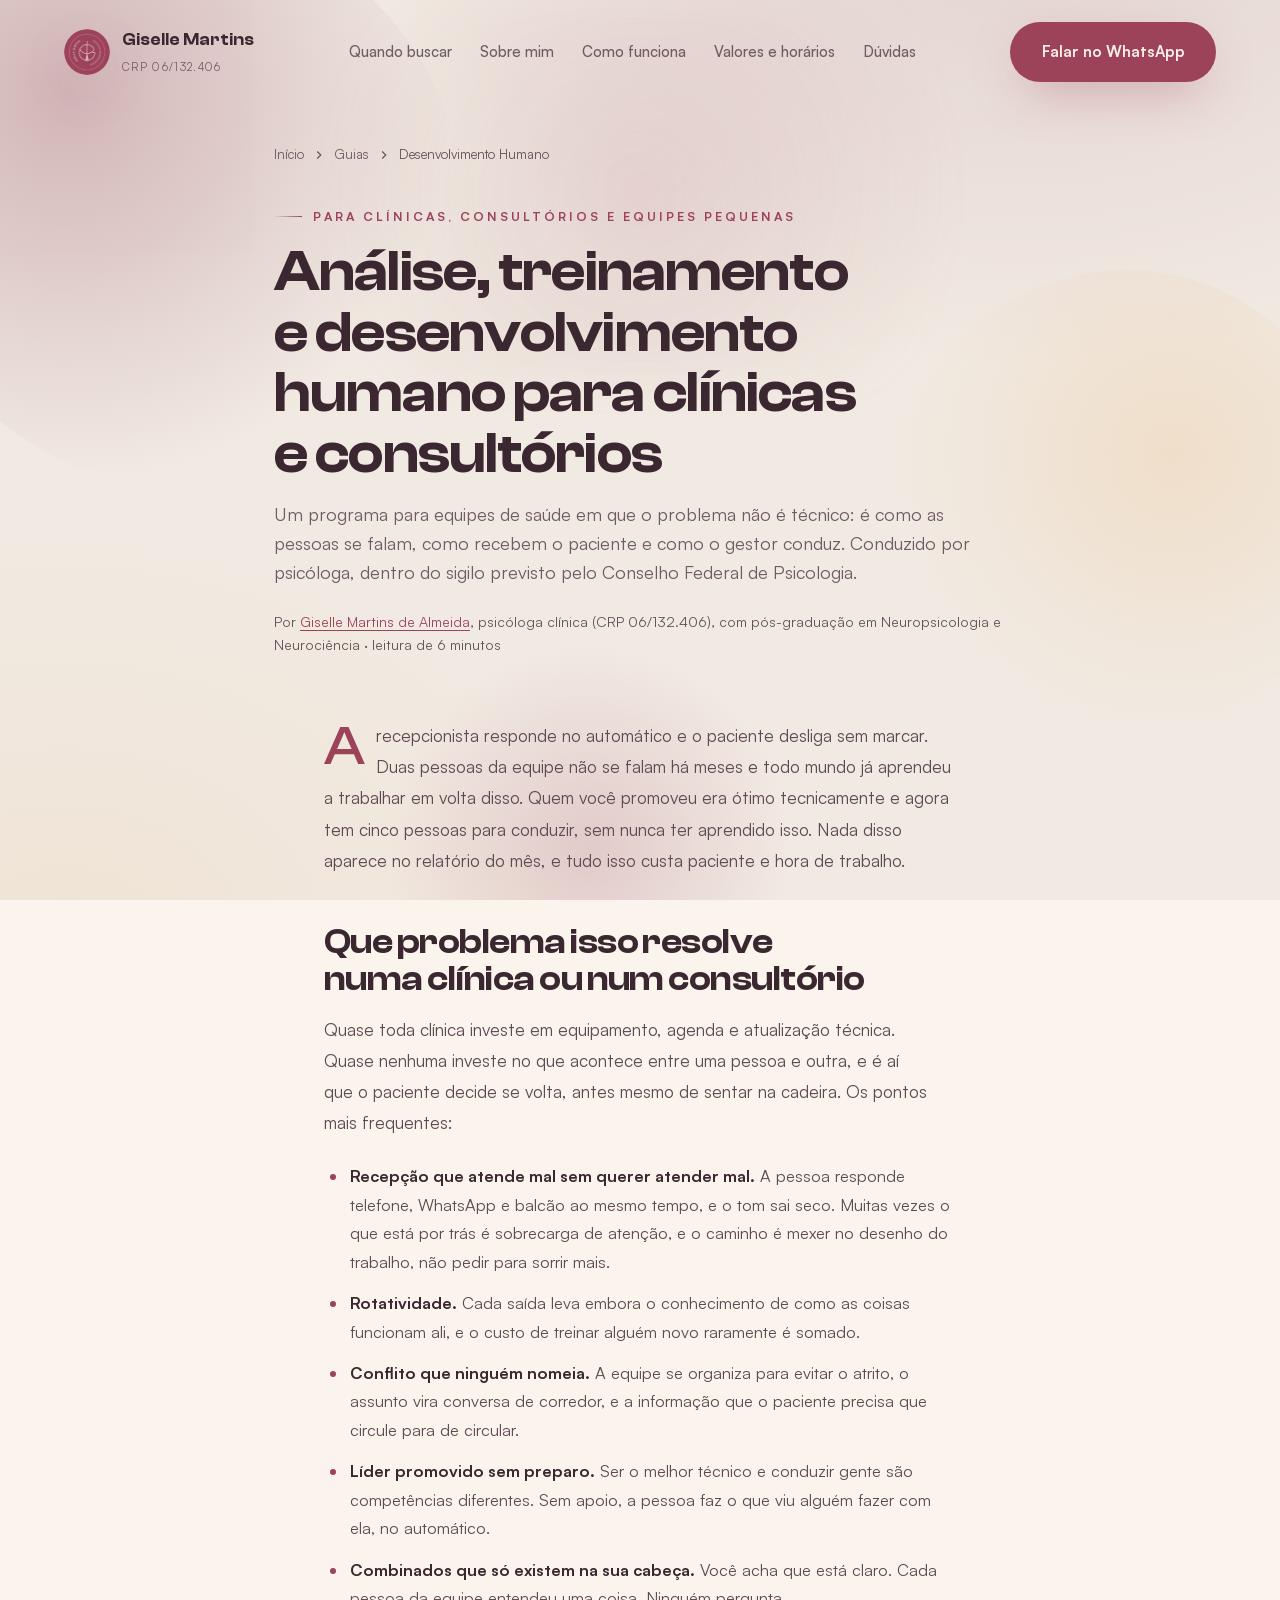
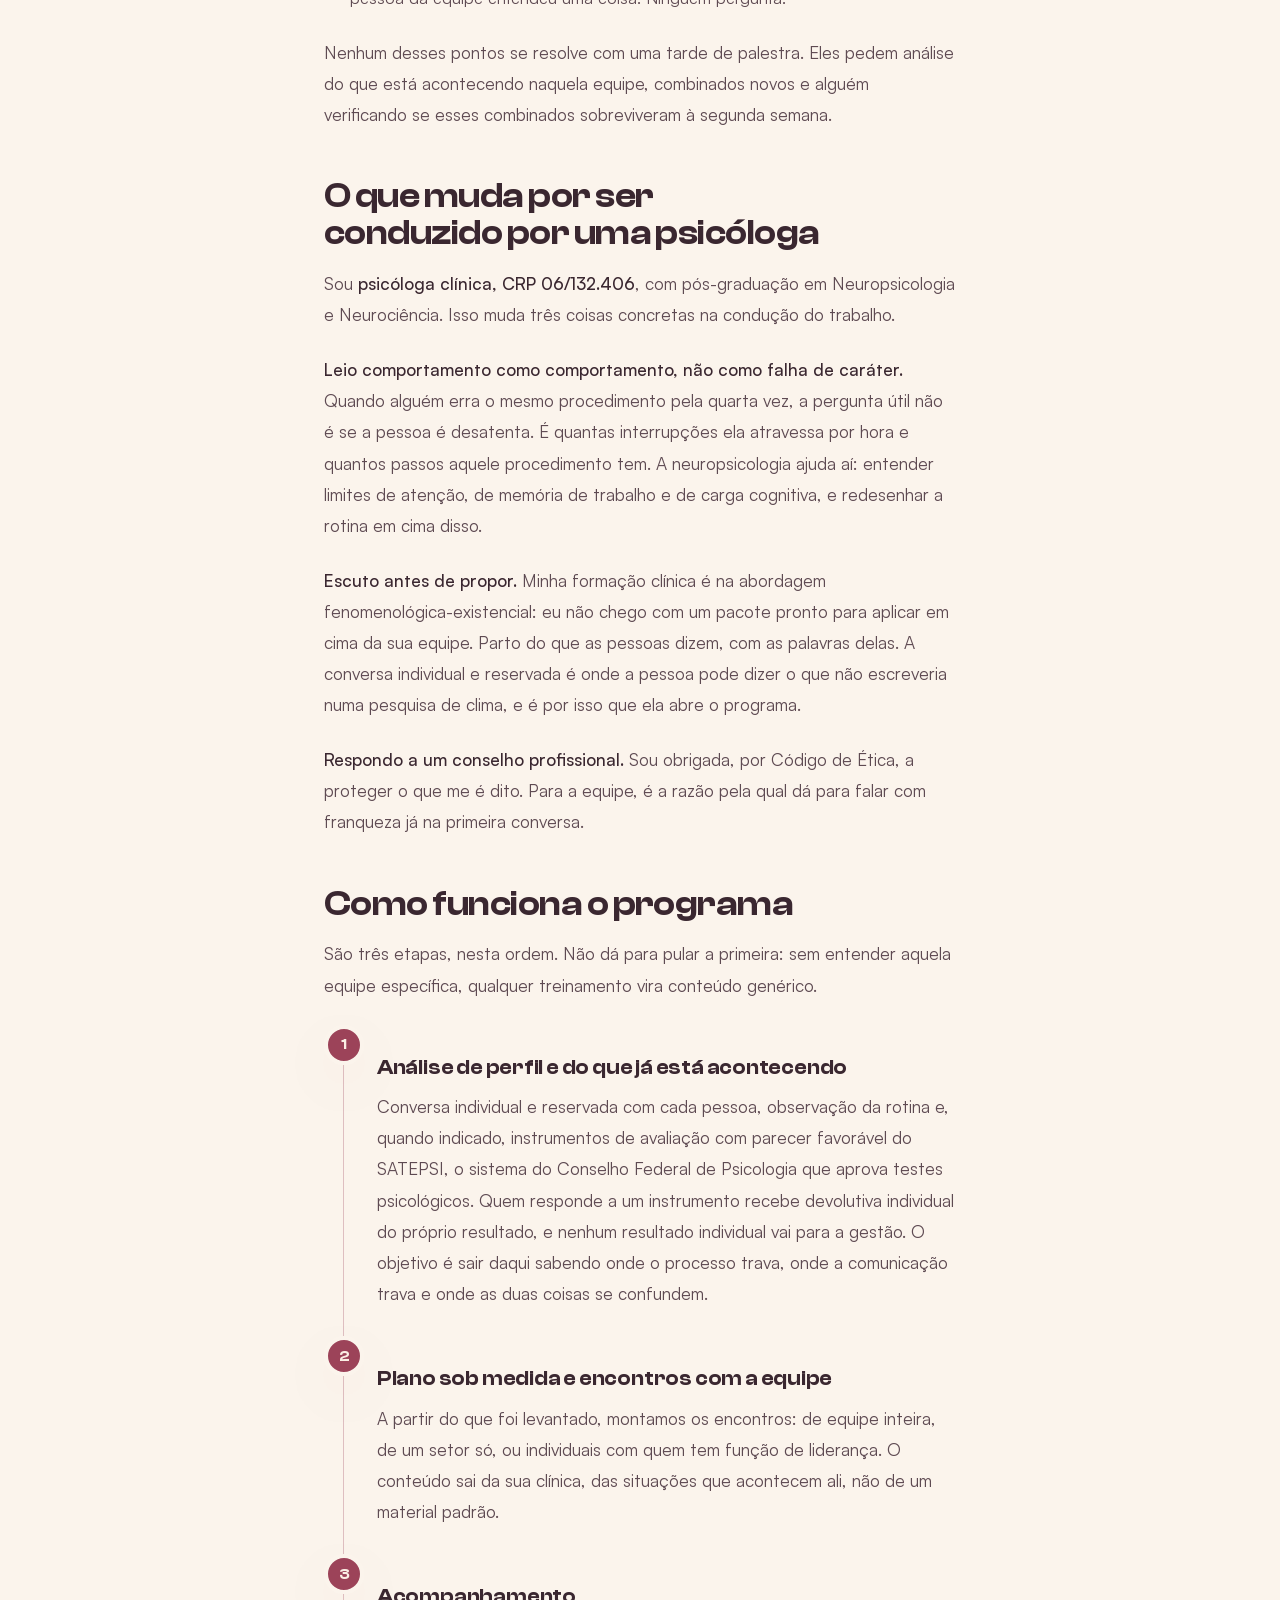
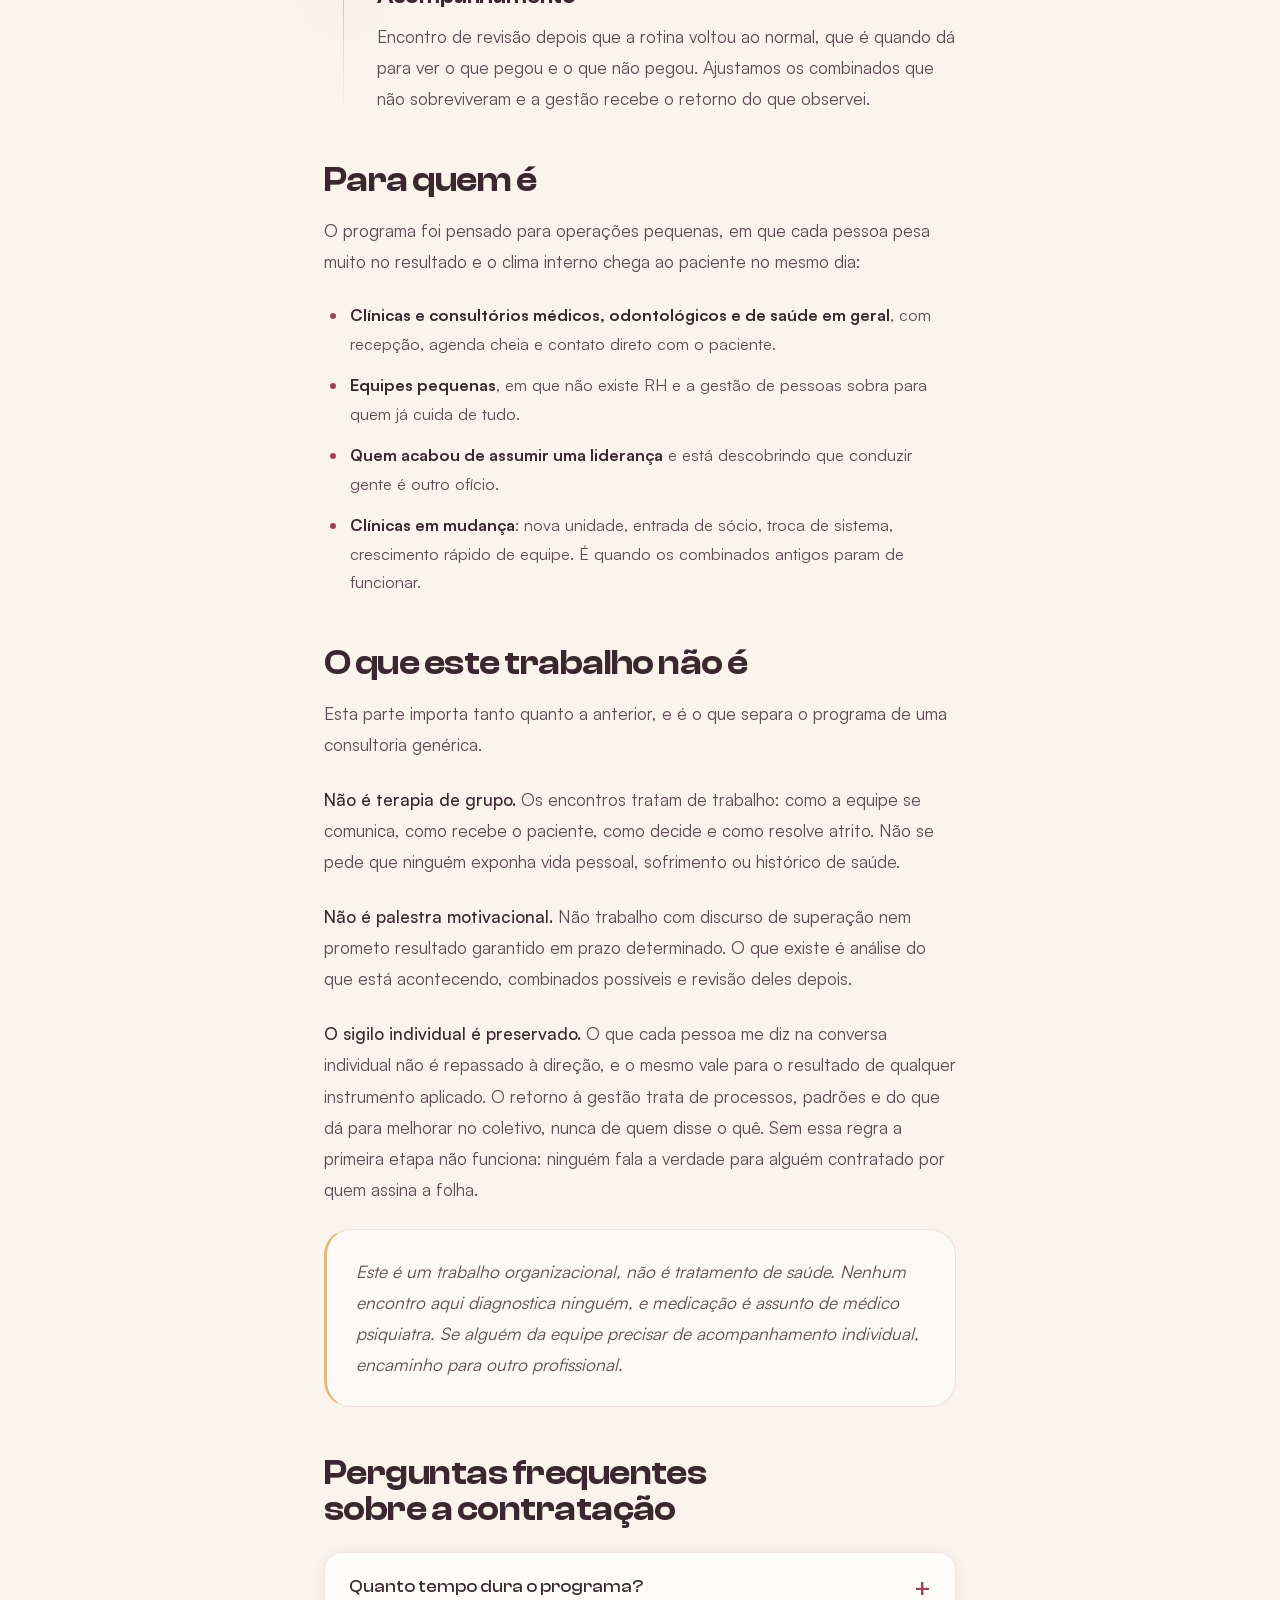
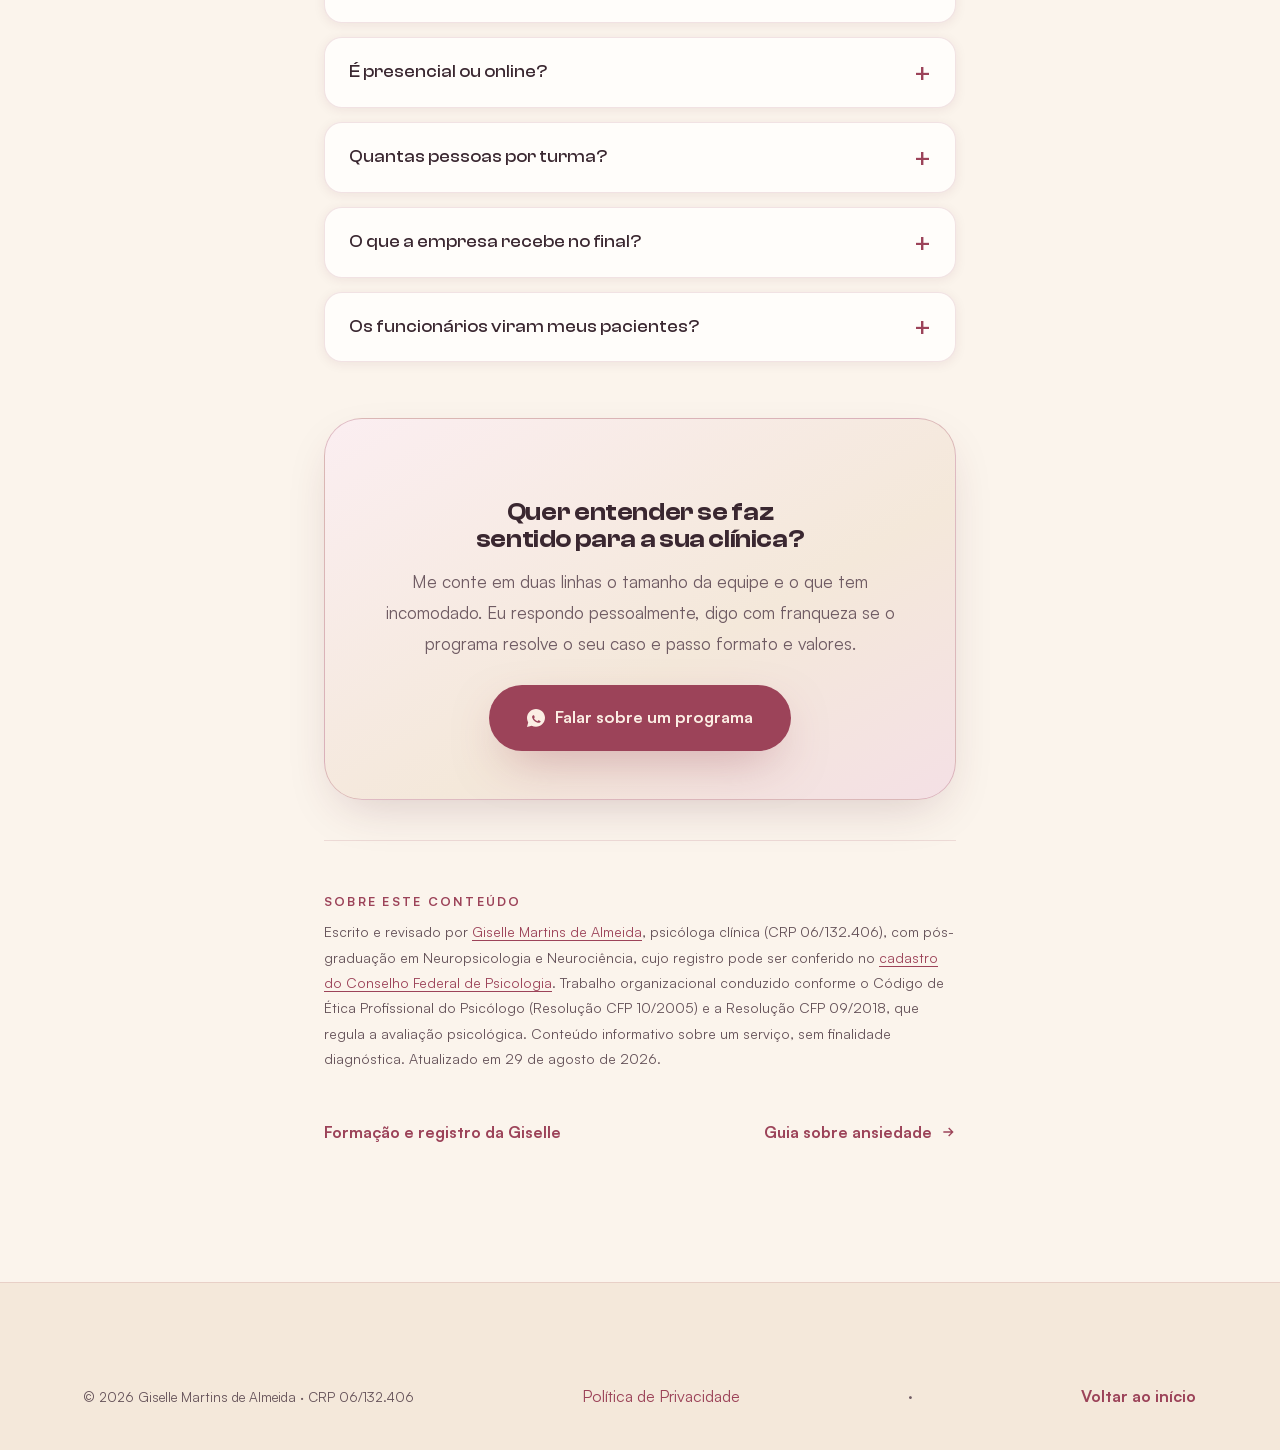
<file: artigos/desenvolvimento-humano.html>
<!DOCTYPE html>
<html lang="pt-BR">
<head>
  <meta charset="UTF-8" />
  <meta name="viewport" content="width=device-width, initial-scale=1.0" />
  <!-- Google tag (gtag.js), carregada fora do caminho critico.
       O script sao 187 KB e ~163 ms de linha principal. Subir na ociosidade
       (ou no primeiro toque, o que vier antes) tira isso da primeira
       renderizacao sem perder o pageview: o GA4 registra quando ele sobe. -->
  <script>
    window.dataLayer = window.dataLayer || [];
    function gtag(){dataLayer.push(arguments);}
    gtag('js', new Date());
    gtag('config', 'G-RFCD1X5SDE');
    (function () {
      var subiu = false;
      function sobe() {
        if (subiu) return; subiu = true;
        var s = document.createElement('script');
        s.async = true;
        s.src = 'https://www.googletagmanager.com/gtag/js?id=G-RFCD1X5SDE';
        document.head.appendChild(s);
      }
      // quem interage primeiro nao pode ficar sem medicao
      ['pointerdown', 'keydown', 'scroll'].forEach(function (ev) {
        addEventListener(ev, sobe, { once: true, passive: true });
      });
      if ('requestIdleCallback' in window) requestIdleCallback(sobe, { timeout: 3500 });
      else setTimeout(sobe, 2500);
    })();
  </script>
  <title>Treinamento e desenvolvimento humano para clínicas e equipes</title>
  <meta name="description" content="Análise, treinamento e desenvolvimento humano para clínicas e consultórios, conduzido por psicóloga clínica, CRP 06/132.406, sob sigilo profissional." />
  <meta name="theme-color" content="#9c4359" />
  <link rel="icon" href="../favicon.ico" sizes="32x32" />
  <link rel="icon" href="../assets/img/favicon-512.png" type="image/png" sizes="512x512" />
  <link rel="apple-touch-icon" href="../apple-touch-icon.png" />
  <link rel="canonical" href="https://psicologagisellemartins.com.br/artigos/desenvolvimento-humano.html" />
  <meta property="og:title" content="Treinamento e desenvolvimento humano para clínicas e equipes" />
  <meta property="og:description" content="Análise, treinamento e desenvolvimento humano para clínicas e consultórios, conduzido por psicóloga clínica, CRP 06/132.406, sob sigilo profissional." />
  <meta name="twitter:card" content="summary_large_image" />
  <meta name="twitter:title" content="Treinamento e desenvolvimento humano para clínicas e equipes" />
  <meta name="twitter:description" content="Análise, treinamento e desenvolvimento humano para clínicas e consultórios, conduzido por psicóloga clínica, CRP 06/132.406, sob sigilo profissional." />
  <meta property="og:type" content="article" />
  <meta property="og:locale" content="pt_BR" />
  <meta property="og:url" content="https://psicologagisellemartins.com.br/artigos/desenvolvimento-humano.html" />
  <meta property="og:image" content="https://psicologagisellemartins.com.br/assets/img/giselle-hero.jpg" />
  <link rel="preload" href="../assets/fonts/clash-display-600.woff2" as="font" type="font/woff2" crossorigin />
  <link rel="preload" href="../assets/fonts/satoshi-400.woff2" as="font" type="font/woff2" crossorigin />
  <!-- css:inline: main.css,article.css --><style>
@font-face {
  font-family: 'Clash Display';
  src: url('/assets/fonts/clash-display-500.woff2') format('woff2');
  font-weight: 500; font-style: normal; font-display: swap;
}
@font-face {
  font-family: 'Clash Display';
  src: url('/assets/fonts/clash-display-600.woff2') format('woff2');
  font-weight: 600; font-style: normal; font-display: swap;
}
@font-face {
  font-family: 'Satoshi';
  src: url('/assets/fonts/satoshi-400.woff2') format('woff2');
  font-weight: 400; font-style: normal; font-display: swap;
}
@font-face {
  font-family: 'Satoshi';
  src: url('/assets/fonts/satoshi-500.woff2') format('woff2');
  font-weight: 500; font-style: normal; font-display: swap;
}
@font-face {
  font-family: 'Satoshi';
  src: url('/assets/fonts/satoshi-700.woff2') format('woff2');
  font-weight: 700; font-style: normal; font-display: swap;
}
:root {
  --wine: #9c4359;
  --wine-700: #883a4d;
  --wine-800: #6f2f40;
  --wine-900: #561f30;
  --wine-soft: #b65f74;
  --mauve: #bc8693;
  --mauve-200: #e3c8cf;
  --gold: #f7d2a3;
  --gold-deep: #e7b681;
  --cream: #fbf4ec;
  --cream-2: #f4e8da;
  --ivory: #fffdfa;
  --sand: #efe2d2;
  --ink: #3a2730;
  --ink-2: #5e4a52;
  --txt: #5e4a52;
  --txt-strong: #3a2730;
  --txt-soft: #6f5b63;
  --txt-faint: #655259;
  --on-wine: #fbeee4;
  --on-wine-soft: #ecccd2;
  --on-wine-faint: #cfa6af;
  --glass: rgba(255, 255, 255, 0.55);
  --glass-strong: rgba(255, 255, 255, 0.8);
  --card: var(--ivory);
  --line: rgba(156, 67, 89, 0.14);
  --line-strong: rgba(156, 67, 89, 0.3);
  --w-glass: rgba(255, 255, 255, 0.08);
  --w-glass-strong: rgba(255, 255, 255, 0.14);
  --w-line: rgba(255, 255, 255, 0.18);
  --w-line-strong: rgba(247, 210, 163, 0.45);
  --glass-border: var(--line);
  --glass-border-strong: var(--line-strong);
  --grad-wine: linear-gradient(135deg, #b65f74 0%, #9c4359 52%, #6f2f40 100%);
  --grad-gold: linear-gradient(135deg, #fbe0bd, #f7d2a3 50%, #e7b681 100%);
  --grad-text: linear-gradient(120deg, #fbe6cc 0%, #f7d2a3 50%, #e7b681 100%);
  --shadow-sm: 0 2px 12px rgba(86, 31, 48, 0.08);
  --shadow-md: 0 18px 50px -16px rgba(86, 31, 48, 0.22);
  --shadow-lg: 0 40px 90px -24px rgba(86, 31, 48, 0.32);
  --glow-wine: 0 18px 50px -16px rgba(156, 67, 89, 0.5);
  --maxw: 1240px;
  --pad: clamp(1.25rem, 5vw, 6rem);
  --radius: 26px;
  --radius-lg: 38px;
  --radius-sm: 14px;
  --sec-top: clamp(3.5rem, 7vw, 6.5rem);
  --sec-bottom: clamp(4.25rem, 8.5vw, 8rem);
  --bar-h: 5.25rem;
  --z-float: 700;
  --z-bar: 750;
  --z-menu: 790;
  --z-nav: 800;
  --ease: cubic-bezier(0.22, 1, 0.36, 1);
  --ease-out: cubic-bezier(0.3, 0, 0.2, 1);
  --t-hover: 160ms;
  --t-state: 240ms;
  --ease-soft: cubic-bezier(0.16, 1, 0.3, 1);
  --font-display: 'Clash Display', 'Satoshi', system-ui, sans-serif;
  --font-body: 'Satoshi', system-ui, -apple-system, sans-serif;
}
*, *::before, *::after { box-sizing: border-box; margin: 0; padding: 0; }
html { -webkit-text-size-adjust: 100%; }
:target, section[id], main[id] { scroll-margin-top: 88px; }
body {
  font-family: var(--font-body);
  background: var(--cream);
  color: var(--txt);
  line-height: 1.65;
  font-weight: 400;
  overflow-x: hidden;
  -webkit-font-smoothing: antialiased;
  text-rendering: optimizeLegibility;
  position: relative;
}
img { max-width: 100%; display: block; height: auto; }
a { color: inherit; text-decoration: none; }
ul { list-style: none; }
button { font-family: inherit; cursor: pointer; }
::selection { background: rgba(188, 134, 147, 0.4); color: var(--wine-900); }
.wrap { width: 100%; max-width: var(--maxw); margin-inline: auto; padding-inline: var(--pad); }
section { position: relative; }
.skip-link {
  position: absolute; left: 1rem; top: -100px; z-index: 1000;
  padding: .8rem 1.3rem; border-radius: 100px;
  background: var(--wine); color: var(--on-wine); font-weight: 600; font-size: .9rem;
  transition: top .25s var(--ease);
}
.skip-link:focus-visible { top: 1rem; }
h1, h2, h3, h4 {
  font-family: var(--font-display); font-weight: 600; line-height: 1.05;
  letter-spacing: -0.015em; color: var(--txt-strong);
  text-wrap: balance;
}
p { text-wrap: pretty; }
.eyebrow {
  font-family: var(--font-body); font-size: 0.78rem; font-weight: 600;
  letter-spacing: 0.24em; text-transform: uppercase; color: var(--wine);
  display: inline-flex; align-items: center; gap: 0.7rem;
}
.eyebrow::before { content: ''; width: 28px; height: 1px; background: linear-gradient(90deg, transparent, var(--wine)); }
.display-1 { font-size: clamp(2.6rem, 7.5vw, 5.6rem); font-weight: 600; letter-spacing: -0.035em; line-height: 1.02; }
.display-2 { font-size: clamp(2rem, 4.4vw, 3.4rem); letter-spacing: -0.025em; line-height: 1.08; }
.lead { font-size: clamp(1.02rem, 1.35vw, 1.2rem); color: var(--txt-soft); font-weight: 400; max-width: 58ch; line-height: 1.62; }
.grad-text { background: var(--grad-text); -webkit-background-clip: text; background-clip: text; -webkit-text-fill-color: transparent; color: transparent; }
.italic-serif { font-style: italic; }
.section-head { max-width: 700px; margin-bottom: clamp(2.2rem, 4.5vw, 3.4rem); }
.section-head h2 { margin: 1rem 0 .9rem; }
.section-head .lead { max-width: 54ch; }
.ambient {
  position: fixed; inset: 0; z-index: -2; overflow: hidden; pointer-events: none;
  transform: translateZ(0);
  contain: paint;
  background:
    radial-gradient(1100px 760px at 80% -10%, rgba(188, 134, 147, 0.22), transparent 60%),
    radial-gradient(900px 680px at 5% 105%, rgba(247, 210, 163, 0.2), transparent 60%),
    var(--cream);
}
.orb { position: absolute; border-radius: 50%; opacity: 0.5; will-change: transform; }
.orb--1 { width: 44vw; height: 44vw; left: -8vw; top: -6vw; background: radial-gradient(circle at 30% 30%, var(--mauve), transparent 70%); animation: drift1 24s var(--ease-soft) infinite alternate; }
.orb--2 { width: 36vw; height: 36vw; right: -6vw; top: 30vh; background: radial-gradient(circle at 60% 40%, var(--gold), transparent 70%); opacity: 0.35; animation: drift2 28s var(--ease-soft) infinite alternate; }
.orb--3 { width: 32vw; height: 32vw; left: 30vw; bottom: -12vw; background: radial-gradient(circle at 50% 50%, var(--wine-soft), transparent 70%); opacity: 0.22; animation: drift3 32s var(--ease-soft) infinite alternate; }
@keyframes drift1 { to { transform: translate3d(8vw, 6vh, 0) scale(1.12); } }
@keyframes drift2 { to { transform: translate3d(-7vw, -5vh, 0) scale(1.1); } }
@keyframes drift3 { to { transform: translate3d(5vw, -8vh, 0) scale(1.18); } }
.grain {
  position: fixed; inset: 0; z-index: -1; pointer-events: none; opacity: 0.04;
  transform: translateZ(0);
  background-image: url("data:image/svg+xml,%3Csvg viewBox='0 0 200 200' xmlns='http://www.w3.org/2000/svg'%3E%3Cfilter id='n'%3E%3CfeTurbulence type='fractalNoise' baseFrequency='0.85' numOctaves='3' stitchTiles='stitch'/%3E%3C/filter%3E%3Crect width='100%25' height='100%25' filter='url(/assets/css/%23n)'/%3E%3C/svg%3E");
}
.nav {
  position: fixed; top: 0; left: 0; right: 0; z-index: 800;
  transform: translateZ(0);
  display: flex; align-items: center; justify-content: space-between;
  padding: 1.4rem var(--pad);
  transition: padding var(--t-state) var(--ease-out), background var(--t-state), border-color var(--t-state), box-shadow var(--t-state);
  border-bottom: 1px solid transparent;
}
.nav.scrolled {
  padding-block: 0.8rem;
  background: rgba(251, 244, 236, 0.96);
  border-bottom: 1px solid var(--line); box-shadow: var(--shadow-sm);
}
.brand { display: flex; align-items: center; gap: 0.75rem; }
.brand__logo { width: 46px; height: 46px; border-radius: 50%; object-fit: cover; box-shadow: var(--glow-wine); }
.brand__name { font-family: var(--font-display); font-weight: 600; font-size: 1.05rem; line-height: 1.05; color: var(--txt-strong); transition: color var(--t-state); }
.brand__crp { font-size: 0.64rem; letter-spacing: 0.18em; color: var(--txt-soft); text-transform: uppercase; transition: color var(--t-state); }
.nav__links { display: flex; align-items: center; gap: 0.35rem; }
.nav__link { position: relative; padding: 0.6rem 1rem; font-size: 0.92rem; font-weight: 500; color: var(--txt-soft); transition: color .35s; }
.nav__link::after { content: ''; position: absolute; left: 1rem; right: 1rem; bottom: 0.35rem; height: 1px; background: var(--wine); transform: scaleX(0); transform-origin: left; transition: transform var(--t-state) var(--ease-out); }
.nav__link:hover { color: var(--wine); }
.nav__link:hover::after { transform: scaleX(1); }
.nav__cta { display: inline-flex; }
.nav__burger { display: none; flex-direction: column; gap: 5px; background: none; border: 0; padding: 8px; }
.nav__burger span { width: 24px; height: 2px; background: var(--wine); border-radius: 2px; transition: var(--t-state) var(--ease-out); }
.mobile-menu {
  position: fixed; inset: 0; z-index: 790;
  background: rgba(111, 47, 64, 0.985);
  display: flex; flex-direction: column; justify-content: center; align-items: center; gap: 0.5rem;
  opacity: 0; visibility: hidden; transition: opacity var(--t-state) var(--ease-out), visibility var(--t-state);
}
.mobile-menu.open { opacity: 1; visibility: visible; }
.mobile-menu a { font-family: var(--font-display); font-size: clamp(1.6rem, 6.2vw, 2.2rem); color: var(--on-wine); padding: 0.35rem; transition: color .3s; }
.mobile-menu a:hover { color: var(--gold); }
.mobile-menu__cta {
  margin-top: 1.2rem; padding: .85rem 1.8rem !important; border-radius: 100px;
  background: var(--gold); color: var(--wine-900) !important;
  font-size: 1.15rem !important; font-weight: 600;
}
body.menu-open { overflow: hidden; }
.btn {
  position: relative; display: inline-flex; align-items: center; gap: 0.65rem;
  padding: 1rem 1.9rem; border-radius: 100px; font-weight: 600; font-size: 0.96rem;
  border: 1px solid transparent; overflow: hidden; isolation: isolate;
  transition: transform var(--t-hover) var(--ease-out), box-shadow var(--t-hover) var(--ease-out), color var(--t-hover) var(--ease-out), background var(--t-hover) var(--ease-out), border-color var(--t-hover) var(--ease-out);
}
.btn svg { width: 18px; height: 18px; }
.btn--primary { background: var(--wine); color: var(--on-wine); box-shadow: var(--glow-wine); }
.btn--primary::before { content: ''; position: absolute; inset: 0; z-index: -1; background: var(--grad-wine); opacity: 0; transition: opacity var(--t-hover) var(--ease-out); }
.btn--primary:hover { transform: translateY(-3px); box-shadow: 0 22px 50px -14px rgba(156,67,89,0.65); }
.btn--primary:hover::before { opacity: 1; }
.btn:active { transform: translateY(0) scale(.985); transition-duration: .08s; }
.btn--ghost { background: transparent; color: var(--wine); border-color: var(--line-strong); }
.btn--ghost:hover { border-color: var(--wine); background: rgba(156,67,89,0.06); transform: translateY(-3px); }
.btn--lg { padding: 1.15rem 2.3rem; font-size: 1.02rem; }
.link-arrow { display: inline-flex; align-items: center; gap: 0.5rem; color: var(--wine); font-weight: 600; }
.link-arrow svg { width: 16px; transition: transform .35s var(--ease); }
.link-arrow:hover svg { transform: translateX(5px); }
.hero {
  min-height: 100svh; display: flex; align-items: center;
  padding-top: 6.5rem; padding-bottom: 2.5rem; overflow: hidden;
  background: linear-gradient(180deg, #fdf8f2 0%, var(--cream) 55%, #f6ebdf 100%);
  color: var(--ink);
}
.hero::before {
  content: ''; position: absolute; right: -8%; top: 50%; translate: 0 -50%;
  width: 60vw; height: 60vw; max-width: 760px; max-height: 760px; z-index: 0; opacity: 0.05;
  background: url('/assets/img/gm-simbolo-wine.png') center/contain no-repeat;
}
.hero::after {
  content: ''; position: absolute; inset: 0; z-index: 0; pointer-events: none;
  background: radial-gradient(900px 520px at 72% -5%, rgba(188,134,147,0.22), transparent 60%);
}
.hero h1, .hero h2 { color: var(--ink); }
.hero .grad-text { display: inline-block; padding-right: 0.14em; margin-right: -0.06em; background: linear-gradient(120deg, var(--wine), var(--mauve)); -webkit-background-clip: text; background-clip: text; -webkit-text-fill-color: transparent; color: transparent; }
.hero .lead { color: var(--txt-soft); }
.hero__grid { position: relative; z-index: 2; display: grid; grid-template-columns: 1.1fr 0.9fr; gap: clamp(2rem, 4.5vw, 4.5rem); align-items: center; width: 100%; }
.hero__content { position: relative; z-index: 2; }
.hero h1 { margin: 0.7rem 0 0.9rem; font-size: clamp(2.05rem, 3.9vw, 3.35rem); letter-spacing: -0.03em; line-height: 1.04; }
.hero .lead { font-size: clamp(1rem, 1.2vw, 1.1rem); max-width: 50ch; }
.hero .lead b { display: block; margin-top: .7rem; color: var(--txt-strong); font-weight: 500; }
.hero h1 .line { display: block; overflow: hidden; padding-bottom: 0.08em; }
.hero h1 .line > span { display: block; transform: translateY(110%); animation: heroLine 1.1s var(--ease) forwards; }
.hero h1 .line:nth-child(2) > span { animation-delay: .12s; }
.hero h1 .line:nth-child(3) > span { animation-delay: .24s; }
@keyframes heroLine { to { transform: translateY(0); } }
.hero__intro { opacity: 0; animation: fadeUp 1s var(--ease) .5s forwards; }
.hero__actions { display: flex; flex-wrap: wrap; gap: .8rem; margin-top: 1.2rem; opacity: 0; animation: fadeUp 1s var(--ease) .65s forwards; }
.hero__micro { margin-top: .75rem; font-size: .82rem; line-height: 1.55; color: var(--txt-soft); opacity: 0; animation: fadeUp 1s var(--ease) .8s forwards; }
.hero__id { display: none; align-items: center; gap: .8rem; opacity: 0; animation: fadeUp 1s var(--ease) .35s forwards; }
.hero__id img { width: 58px; height: 58px; border-radius: 50%; object-fit: cover; object-position: center 18%; border: 2px solid var(--ivory); box-shadow: var(--shadow-md); flex-shrink: 0; }
.hero__id b { display: block; font-family: var(--font-display); font-size: 1.05rem; font-weight: 600; color: var(--txt-strong); line-height: 1.2; }
.hero__id span { font-size: .78rem; letter-spacing: .1em; text-transform: uppercase; color: var(--wine); }
@keyframes fadeUp { from { opacity: 0; transform: translateY(24px); } to { opacity: 1; transform: none; } }
.hero__portrait { position: relative; z-index: 1; opacity: 0; animation: fadeUp 1.2s var(--ease) .4s forwards; }
.portrait-card {
  position: relative; border-radius: var(--radius-lg); overflow: hidden;
  border: 1px solid var(--line-strong); box-shadow: var(--shadow-lg);
  background: var(--ivory); animation: floaty 7s var(--ease-soft) infinite alternate;
}
.portrait-card img { width: 100%; aspect-ratio: 4/5; object-fit: cover; object-position: center 18%; }
.portrait-card::after { content: ''; position: absolute; inset: 0; background: linear-gradient(180deg, rgba(86,31,48,0.05) 0%, transparent 32%, transparent 56%, rgba(86,31,48,0.62)); }
.portrait-badge {
  position: absolute; right: 1rem; bottom: 1rem; z-index: 4;
  display: flex; align-items: center; gap: 0.6rem; padding: 0.65rem 0.95rem; border-radius: 100px;
  background: rgba(255,255,255,0.94); border: 1px solid rgba(255,255,255,0.6); max-width: calc(100% - 2rem); box-shadow: var(--shadow-sm);
}
.portrait-badge i { width: 9px; height: 9px; border-radius: 50%; background: #3fae6b; box-shadow: 0 0 12px #6fd49a; flex-shrink: 0; animation: pulse 2s infinite; }
.portrait-badge span { font-size: 0.78rem; color: var(--wine-900); font-weight: 500; line-height: 1.25; }
@keyframes pulse { 0%,100%{opacity:1;} 50%{opacity:.35;} }
@keyframes floaty { to { transform: translateY(-12px); } }
.hero__chip {
  position: absolute; z-index: 4; padding: 0.6rem 0.95rem; border-radius: 14px;
  background: rgba(255,255,255,0.93);
  border: 1px solid var(--line-strong); font-size: 0.8rem; color: var(--ink); box-shadow: var(--shadow-md); white-space: nowrap;
}
.hero__chip--2 { top: 1rem; right: 1rem; left: auto; bottom: auto; animation: floaty 6s var(--ease-soft) .6s infinite alternate-reverse; }
.hero__chip b { color: var(--wine); }
.scroll-hint { position: absolute; left: 50%; bottom: 2rem; translate: -50% 0; z-index: 3; display: flex; flex-direction: column; align-items: center; gap: 0.6rem; font-size: 0.68rem; letter-spacing: 0.3em; text-transform: uppercase; color: var(--txt-faint); opacity: 0; animation: fadeUp 1s 1.1s forwards; }
.scroll-hint i { width: 1px; height: 46px; background: linear-gradient(var(--wine), transparent); position: relative; overflow: hidden; }
.scroll-hint i::after { content:''; position:absolute; top:-50%; left:0; width:100%; height:50%; background:var(--wine); animation: scrollDot 1.8s var(--ease) infinite; }
@keyframes scrollDot { to { top: 100%; } }
.reveal { opacity: 0; transform: translateY(40px); transition: opacity 1s var(--ease), transform 1s var(--ease); }
.reveal.in { opacity: 1; transform: none; }
.reveal[data-delay="1"] { transition-delay: .1s; }
.reveal[data-delay="2"] { transition-delay: .2s; }
.reveal[data-delay="3"] { transition-delay: .3s; }
.reveal[data-delay="4"] { transition-delay: .4s; }
.section-pad { padding-block: var(--sec-top) var(--sec-bottom); }
.section--tint {
  background: linear-gradient(180deg, transparent, rgba(239,226,210,.55) 12%, rgba(239,226,210,.55) 88%, transparent);
}
.about__grid { display: grid; grid-template-columns: 0.9fr 1.1fr; gap: clamp(2.5rem, 6vw, 5.5rem); align-items: center; }
.about__media { position: relative; }
.about__photo { border-radius: var(--radius-lg); overflow: hidden; border: 1px solid var(--line); box-shadow: var(--shadow-lg); }
.about__photo img { width: 100%; aspect-ratio: 4/5; object-fit: cover; transition: transform 1.2s var(--ease); }
.about__media:hover .about__photo img { transform: scale(1.05); }
.about__quote {
  position: absolute; right: -1.5rem; bottom: -1.5rem; max-width: 280px; padding: 1.4rem 1.6rem; border-radius: 22px;
  background: var(--wine); color: var(--on-wine); box-shadow: var(--glow-wine);
}
.about__quote p { font-family: var(--font-display); font-style: italic; font-size: 1rem; color: var(--on-wine); line-height: 1.4; }
.about__quote cite { display: block; margin-top: 0.7rem; font-size: 0.78rem; color: var(--gold); font-style: normal; }
.about__text p { color: var(--txt); margin-bottom: 1.2rem; }
.about__text p strong { color: var(--txt-strong); font-weight: 600; }
.credentials { display: grid; gap: 0.2rem; margin: 2rem 0; }
.credential { display: flex; gap: 0.9rem; align-items: flex-start; padding: 0.9rem 0; border-top: 1px solid var(--line); }
.credential svg { width: 22px; height: 22px; color: var(--wine); flex-shrink: 0; margin-top: 2px; }
.credential b { color: var(--txt-strong); font-weight: 600; display: block; }
.credential span { font-size: 0.88rem; color: var(--txt-faint); }
.space-text .lead { margin-bottom: 1.6rem; }
.space-gallery { display: grid; grid-template-columns: 1fr 1fr; grid-template-rows: auto auto; gap: 1rem; width: 100%; max-width: 500px; margin-inline: auto; }
.space-gallery figure { border-radius: var(--radius); overflow: hidden; border: 1px solid var(--line); box-shadow: var(--shadow-md); }
.space-gallery figure img { width: 100%; height: 100%; object-fit: cover; transition: transform 1s var(--ease); }
.space-gallery figure:hover img { transform: scale(1.06); }
.space-gallery .g-main { grid-column: 1 / -1; aspect-ratio: 16/10; }
.space-gallery .g-a, .space-gallery .g-b { aspect-ratio: 1/1; }
.cta {
  position: relative; border-radius: var(--radius-lg); overflow: hidden;
  padding: clamp(3.2rem, 7vw, 5.8rem) clamp(1.5rem, 6vw, 5rem); text-align: center;
  background: var(--grad-wine);
  box-shadow: 0 40px 90px -30px rgba(86, 31, 48, 0.55);
}
.cta::before { content: ''; position: absolute; right: -6%; top: -40%; width: 55%; height: 180%; z-index: 0; opacity: 0.09; background: url('/assets/img/gm-simbolo-branco.webp') center/contain no-repeat; }
.cta::after { content: ''; position: absolute; inset: 0; z-index: 0; pointer-events: none; background: radial-gradient(760px circle at 50% -25%, rgba(247,210,163,0.22), transparent 62%); }
.cta > * { position: relative; z-index: 1; }
.cta h2 { margin-bottom: 1.2rem; color: var(--on-wine); }
.cta .eyebrow { justify-content: center; color: var(--gold); }
.cta .eyebrow::before { background: linear-gradient(90deg, transparent, var(--gold)); }
.cta .lead { margin: 0 auto; color: var(--on-wine-soft); }
.cta__actions { display: flex; gap: .9rem; justify-content: center; flex-wrap: wrap; }
.cta .hero__micro { color: var(--on-wine-faint); animation: none; opacity: 1; }
.cta .btn--primary { background: var(--grad-gold); color: var(--wine-900); box-shadow: 0 18px 44px -14px rgba(0,0,0,.45); }
.cta .btn--primary::before { display: none; }
.cta .btn--primary:hover { box-shadow: 0 24px 54px -14px rgba(0,0,0,.55); }
.cta .btn--ghost { background: rgba(255,255,255,0.08); color: var(--on-wine); border-color: var(--w-line); }
.cta .btn--ghost:hover { background: rgba(255,255,255,0.16); border-color: var(--w-line-strong); }
.footer { background: var(--cream-2); color: var(--txt-soft); border-top: 1px solid var(--line); padding-top: clamp(3rem, 6vw, 4.5rem); padding-bottom: 2.5rem; }
.footer__grid { display: grid; grid-template-columns: 1.6fr 1fr 1.1fr; gap: 2rem clamp(2rem, 5vw, 4rem); margin-bottom: 2.5rem; }
.footer .brand__name { color: var(--txt-strong); }
.footer .brand__crp { color: var(--txt-faint); }
.footer__brand p { color: var(--txt-soft); max-width: 34ch; margin-top: 1rem; font-size: 0.92rem; }
.footer h4, .footer__col h2 { font-size: 0.8rem; letter-spacing: 0.2em; text-transform: uppercase; color: var(--wine); margin-bottom: 1.1rem; font-family: var(--font-body); font-weight: 600; line-height: 1.4; }
.footer__col a, .footer__col p { display: block; color: var(--txt-soft); padding: 0.35rem 0; font-size: 0.95rem; transition: color .3s; }
.footer__col a:hover { color: var(--wine); }
.socials { display: flex; gap: 0.7rem; margin-top: 1.4rem; }
.socials a { width: 42px; height: 42px; border-radius: 12px; display: grid; place-items: center; background: var(--ivory); border: 1px solid var(--line); color: var(--wine); transition: var(--t-hover) var(--ease-out); }
.socials a:hover { background: var(--wine); border-color: var(--wine); color: var(--ivory); transform: translateY(-3px); }
.socials svg { width: 18px; height: 18px; }
.footer__bottom { display: flex; justify-content: space-between; align-items: center; gap: 1rem; flex-wrap: wrap; padding-top: 1.8rem; border-top: 1px solid var(--line); }
.footer__bottom p { font-size: 0.84rem; color: var(--txt-faint); }
.footer__bottom a { color: var(--wine); }
.wa-float { position: fixed; right: 1.5rem; bottom: calc(1.5rem + env(safe-area-inset-bottom)); z-index: 700; width: 60px; height: 60px; border-radius: 50%; display: grid; place-items: center; background: #25D366; box-shadow: 0 12px 30px -8px rgba(37,211,102,0.6); transition: transform var(--t-hover) var(--ease-out); }
.wa-float::before { content:''; position:absolute; inset:0; border-radius:50%; border:2px solid #25D366; animation: pulseRing 2.4s infinite; }
.wa-float:hover { transform: scale(1.08); }
.wa-float svg { width: 32px; height: 32px; fill: #fff; }
@keyframes pulseRing { 0%{transform:scale(1);opacity:.7;} 100%{transform:scale(1.7);opacity:0;} }
.mobile-cta {
  position: fixed; left: 0; right: 0; bottom: 0; z-index: 750; display: none;
  padding: .65rem 1rem calc(.65rem + env(safe-area-inset-bottom));
  background: rgba(251, 244, 236, 0.97);
  border-top: 1px solid var(--line); box-shadow: 0 -8px 30px -18px rgba(86, 31, 48, 0.4);
}
.mobile-cta .btn { width: 100%; justify-content: center; min-height: 52px; }
@media (prefers-reduced-motion: reduce) {
  *, *::before, *::after { animation-duration: .001ms !important; animation-iteration-count: 1 !important; transition-duration: .001ms !important; scroll-behavior: auto !important; }
  .orb { animation: none; }
}
:focus-visible { outline: 2px solid var(--wine); outline-offset: 3px; border-radius: 4px; }
.mobile-cta a:focus-visible { outline-offset: -3px; }
.hero__assur { display: flex; flex-wrap: wrap; gap: 0.5rem; margin: 0.8rem 0; opacity: 0; animation: fadeUp 1s var(--ease) .75s forwards; }
.hero__assur span { display: inline-flex; align-items: center; gap: 0.4rem; padding: 0.4rem 0.82rem; border-radius: 100px; background: rgba(255,255,255,0.6); border: 1px solid var(--line); font-size: 0.8rem; color: var(--ink); }
.hero__assur svg { width: 15px; height: 15px; color: var(--wine); flex-shrink: 0; }
.inline-cta {
  display: flex; align-items: center; justify-content: space-between; gap: 1.5rem; flex-wrap: wrap;
  margin-top: clamp(2rem, 4vw, 3rem); padding: 1.5rem 1.8rem; border-radius: var(--radius);
  background: var(--ivory); border: 1px solid var(--line-strong); box-shadow: var(--shadow-sm);
}
.inline-cta p { margin: 0; max-width: 48ch; color: var(--txt-strong); font-weight: 500; font-size: 1.02rem; }
.inline-cta .btn { flex-shrink: 0; }
.inline-cta svg { width: 18px; height: 18px; }
.practical { gap: 0.2rem clamp(1.5rem, 4vw, 3.5rem); }
.proof-bar { border-block: 1px solid var(--line); background: rgba(255,255,255,.45); }
.proof-bar .wrap { display: grid; grid-template-columns: repeat(4, minmax(0, 1fr)); gap: 1rem clamp(1.5rem, 4vw, 3.5rem); padding-block: clamp(1.5rem, 3vw, 2.2rem); }
.proof {
  display: grid; grid-template-columns: 22px 1fr; gap: 0 .8rem; align-items: center;
  font-size: .88rem; color: var(--txt-soft); line-height: 1.4;
}
.proof svg { width: 22px; height: 22px; color: var(--wine); }
.proof b { display: block; color: var(--txt-strong); font-weight: 600; font-size: .93rem; }
.proof a { color: var(--wine); text-decoration: underline; text-underline-offset: 3px; }
.needs { display: grid; grid-template-columns: repeat(2, minmax(0, 1fr)); gap: .2rem clamp(2rem, 5vw, 4rem); }
.need {
  display: grid; grid-template-columns: 42px 1fr; gap: 0 1rem; align-items: start;
  padding: 1.3rem 0; border-top: 1px solid var(--line);
  transition: border-color var(--t-state) var(--ease-out);
}
.need:hover { border-color: var(--line-strong); }
.need__icon {
  grid-row: span 2; width: 42px; height: 42px; border-radius: 12px;
  display: grid; place-items: center; color: var(--wine);
  background: linear-gradient(140deg, rgba(156,67,89,0.09), rgba(247,210,163,0.2));
  transition: background var(--t-state) var(--ease-out), color var(--t-state) var(--ease-out);
}
.need:hover .need__icon { background: var(--wine); color: var(--gold); }
.need__icon svg { width: 21px; height: 21px; }
.need h3 { font-size: 1.02rem; margin: .1rem 0 .3rem; color: var(--ink); letter-spacing: -.01em; }
.need p { font-size: 0.9rem; color: var(--txt-soft); line-height: 1.55; }
.needs-note { margin-top: 2.2rem; display: flex; flex-wrap: wrap; align-items: center; gap: 0.6rem 1.2rem; color: var(--txt-soft); font-size: .94rem; }
.needs-note .reads { display: inline-flex; flex-wrap: wrap; gap: 0.4rem 1rem; }
.needs-note .reads a { color: var(--wine); font-weight: 500; }
.needs-note .reads a:hover { text-decoration: underline; }
.steps { display: grid; gap: 0; }
.step { position: relative; padding: 0 0 1.7rem 3.3rem; }
.step::before {
  content: ''; position: absolute; left: 19px; top: 40px; bottom: 0; width: 1px;
  background: var(--line-strong);
}
.step:last-child::before { background: linear-gradient(180deg, var(--line-strong), transparent); }
.step:last-child { padding-bottom: 0; }
.step__n {
  position: absolute; left: 0; top: 0; margin: 0;
  font-family: var(--font-display); font-size: .95rem; font-weight: 600; color: var(--on-wine);
  display: grid; place-items: center; width: 40px; height: 40px; border-radius: 50%;
  background: var(--wine); border: 4px solid var(--cream); box-shadow: var(--glow-wine);
}
.step h3 { font-size: 1.08rem; margin-bottom: 0.4rem; color: var(--ink); letter-spacing: -.01em; }
.step p { font-size: 0.94rem; color: var(--txt-soft); }
@media (min-width: 860px) {
  .steps--row { grid-template-columns: repeat(4, 1fr); gap: clamp(1.2rem, 2.5vw, 2rem); }
  .steps--row .step { padding: 3.4rem 0 0; }
  .steps--row .step::before {
    left: 0; right: calc(-1 * clamp(1.2rem, 2.5vw, 2rem)); top: 20px;
    bottom: auto; width: auto; height: 1px;
    background: var(--line-strong);
  }
  .steps--row .step:last-child::before { right: 0; background: linear-gradient(90deg, var(--line-strong), transparent); }
  .steps--row .step p { max-width: 34ch; }
}
.process-grid { display: grid; grid-template-columns: 1.05fr 0.95fr; gap: clamp(2rem, 5vw, 4rem); align-items: center; margin-top: clamp(2.5rem, 5vw, 4rem); }
.trust { display: grid; grid-template-columns: repeat(2, minmax(0, 1fr)); gap: 0.2rem clamp(1.5rem, 4vw, 3.5rem); }
.trust__item { display: grid; grid-template-columns: 24px 1fr; gap: 0 .85rem; align-items: start; padding: 1.05rem 0; border-top: 1px solid var(--line); }
.trust__item svg { grid-row: span 2; width: 22px; height: 22px; color: var(--wine); margin-top: 3px; }
.trust__item b { color: var(--txt-strong); font-weight: 600; display: block; margin-bottom: .12rem; }
.trust__item span { font-size: 0.89rem; color: var(--txt-soft); line-height: 1.55; }
.trust__item--key { border-top-color: var(--line-strong); }
.trust__item--key b { color: var(--wine); }
.faq { display: grid; gap: 0.9rem; max-width: 840px; margin-inline: auto; }
.faq details { background: var(--card); border: 1px solid var(--line); border-radius: 18px; padding: 0 1.5rem; box-shadow: var(--shadow-sm); transition: border-color var(--t-state) var(--ease-out), box-shadow var(--t-state) var(--ease-out); }
.faq details[open] { border-color: var(--line-strong); box-shadow: var(--shadow-md); }
.faq summary { list-style: none; cursor: pointer; padding: 1.25rem 0; font-family: var(--font-display); font-weight: 500; font-size: 1.08rem; color: var(--ink); display: flex; justify-content: space-between; gap: 1.2rem; align-items: center; }
.faq summary::-webkit-details-marker { display: none; }
.faq summary::after { content: '+'; font-family: var(--font-body); font-size: 1.6rem; line-height: 1; color: var(--wine); transition: transform var(--t-state) var(--ease-out); }
.faq details[open] summary::after { transform: rotate(45deg); }
.faq__a { padding: 0 0 1.4rem; color: var(--txt-soft); font-size: 0.98rem; line-height: 1.75; max-width: 64ch; }
@media (hover: none) { .faq summary { cursor: pointer; } }
@media (max-width: 1024px) {
  .process-grid { grid-template-columns: 1fr; }
  .trust { grid-template-columns: 1fr; }
}
.section-head--center { text-align: center; margin-inline: auto; }
.section-head--center .eyebrow { justify-content: center; }
.section-head--center .lead { margin-inline: auto; }
.h-md { font-family: var(--font-display); font-size: clamp(1.6rem, 2.8vw, 2.1rem); letter-spacing: -.02em; line-height: 1.12; margin-bottom: .9rem; color: var(--txt-strong); }
.link-inline { color: var(--wine); text-decoration: underline; text-underline-offset: 3px; text-decoration-thickness: 1px; }
.link-inline:hover { text-decoration-thickness: 2px; }
.space-text__note { margin-top: 1.4rem; padding-top: 1.1rem; border-top: 1px solid var(--line); font-size: .86rem; color: var(--txt-faint); letter-spacing: .02em; }
.fibers {
  position: absolute; inset: 0; z-index: 0; width: 100%; height: 100%;
  pointer-events: none; opacity: 0;
  transition: opacity 1.2s var(--ease);
  mask-image: radial-gradient(120% 100% at 70% 40%, #000 25%, transparent 78%);
}
.fibers.on { opacity: .34; }
@media (prefers-reduced-motion: reduce) { .fibers { display: none; } }
.glow-card {
  --edge-proximity: 0;
  --cursor-angle: 45deg;
  --edge-sens: 28;
  position: relative; isolation: isolate;
  transform: translate3d(0, 0, .01px);
}
.glow-card::after {
  content: ''; position: absolute; inset: -1px; border-radius: inherit;
  pointer-events: none; z-index: 2;
  border: 1px solid transparent;
  background:
    conic-gradient(from 210deg, var(--wine), var(--gold-deep) 30%, var(--mauve) 55%, var(--wine) 80%, var(--wine))
    border-box;
  -webkit-mask:
    linear-gradient(#000 0 0) padding-box exclude,
    linear-gradient(#000 0 0) border-box;
  mask:
    linear-gradient(#000 0 0) padding-box,
    linear-gradient(#000 0 0) border-box;
  mask-composite: exclude;
  -webkit-mask-composite: xor;
  opacity: calc((var(--edge-proximity) - var(--edge-sens)) / (100 - var(--edge-sens)));
  transition: opacity .3s ease-out;
}
.glow-card::before {
  content: ''; position: absolute; inset: -14px; border-radius: inherit;
  pointer-events: none; z-index: -1;
  box-shadow: 0 0 24px 2px rgba(156, 67, 89, .28), 0 0 60px 6px rgba(231, 182, 129, .18);
  -webkit-mask-image: conic-gradient(from var(--cursor-angle) at center, #000 3%, transparent 12%, transparent 88%, #000 97%);
  mask-image: conic-gradient(from var(--cursor-angle) at center, #000 3%, transparent 12%, transparent 88%, #000 97%);
  opacity: calc((var(--edge-proximity) - var(--edge-sens)) / (100 - var(--edge-sens)));
  transition: opacity .35s ease-out;
}
@media (hover: none) { .glow-card::before, .glow-card::after { display: none; } }
.dock {
  position: fixed; left: 50%; bottom: 1.25rem; translate: -50% 0; z-index: var(--z-bar);
  display: none; align-items: flex-end; gap: .45rem;
  padding: .5rem .6rem; border-radius: 20px;
  background: rgba(251, 244, 236, .92);
  border: 1px solid var(--line-strong); box-shadow: var(--shadow-md);
  opacity: 0; transform: translateY(14px); pointer-events: none;
  transition: opacity var(--t-state) var(--ease-out), transform var(--t-state) var(--ease-out);
}
.dock.on { opacity: 1; transform: none; pointer-events: auto; }
@media (min-width: 900px) and (hover: hover) { .dock { display: flex; } }
.dock__item {
  --s: 44px;
  position: relative; flex: 0 0 auto;
  width: var(--s); height: var(--s); border-radius: 13px;
  display: grid; place-items: center;
  background: var(--ivory); border: 1px solid var(--line); color: var(--wine);
  transition: background .3s, color .3s, border-color .3s;
}
.dock__item svg { width: 45%; height: 45%; }
.dock__item:hover { background: var(--wine); border-color: var(--wine); color: var(--gold); }
.dock__item--cta { background: var(--wine); border-color: var(--wine); color: var(--on-wine); box-shadow: var(--glow-wine); }
.dock__item--cta:hover { background: var(--wine-800); color: var(--gold); }
.dock__item[aria-current="true"] { border-color: var(--wine); box-shadow: inset 0 0 0 1px var(--wine); }
.dock__label {
  position: absolute; bottom: calc(100% + 10px); left: 50%; translate: -50% 4px;
  padding: .3rem .65rem; border-radius: 8px; white-space: nowrap;
  background: var(--wine-900); color: var(--on-wine); font-size: .76rem; font-weight: 500;
  opacity: 0; pointer-events: none; transition: opacity .2s, translate .2s var(--ease);
}
.dock__item:hover .dock__label, .dock__item:focus-visible .dock__label { opacity: 1; translate: -50% 0; }
@media (prefers-reduced-motion: reduce) { .dock__item { --s: 44px !important; } }
@media (min-width: 900px) and (hover: hover) { .wa-float { display: none; } }
.hero__actions .btn--lg { padding-inline: 1.9rem; }
@media (min-width: 1025px) { .hero__grid { grid-template-columns: 1.16fr 0.84fr; } }
.hero::before { display: none; }
.scroll-hint { display: none; }
@media (min-width: 721px) {
  .hero__assur { gap: .45rem; }
  .hero__assur span { padding: .38rem .78rem; font-size: .79rem; }
}
@media (max-width: 720px) {
  .hero__actions .btn--lg { padding: 1rem 1.2rem; font-size: .97rem; }
  .cta__actions .btn--lg { padding: 1rem 1.2rem; font-size: .97rem; }
}
@media (max-width: 1024px) {
  .hero__grid { grid-template-columns: 1fr; gap: 2.5rem; }
  .hero__portrait { max-width: 400px; margin-inline: auto; }
  .about__grid { grid-template-columns: 1fr; }
  .about__media { max-width: 460px; margin-bottom: 1.5rem; }
  .footer__grid { grid-template-columns: 1fr 1fr; }
  .proof-bar .wrap { grid-template-columns: repeat(2, minmax(0, 1fr)); }
}
@media (max-width: 860px) {
  .practical { grid-template-columns: repeat(2, minmax(0, 1fr)); }
}
@media (max-width: 720px) {
  :root { --radius: 20px; --radius-lg: 26px; --radius-sm: 12px; }
  .nav__burger.active span:nth-child(1) { transform: translateY(7px) rotate(45deg); }
  .nav__burger.active span:nth-child(2) { opacity: 0; }
  .nav__burger.active span:nth-child(3) { transform: translateY(-7px) rotate(-45deg); }
  .footer__grid { grid-template-columns: 1fr; gap: 2.2rem; }
  .about__quote { position: static; margin-top: 1rem; max-width: none; }
  .scroll-hint { display: none; }
  .mobile-menu { justify-content: flex-start; padding: 6rem 1.5rem 3rem; overflow-y: auto; }
  .hero { padding-top: 4.75rem; padding-bottom: 2.5rem; min-height: 0; }
  .hero__portrait { display: none; }
  .hero__id { display: flex; }
  .hero .eyebrow { display: none; }
  .nav .brand > span { display: none; }
  .hero h1 { font-size: clamp(2rem, 8.4vw, 2.5rem); margin: .85rem 0 .7rem; }
  .hero .lead { font-size: .98rem; }
  .hero .lead b { margin-top: .55rem; }
  .hero__assur { gap: .4rem; margin: 1rem 0 0; }
  .hero__assur span { font-size: .75rem; padding: .34rem .68rem; }
  .hero__actions { flex-direction: column; gap: .6rem; margin-top: 1.1rem; }
  .hero__actions .btn { width: 100%; justify-content: center; }
  .mobile-cta { display: block; }
  .wa-float { display: none; }
  body { padding-bottom: calc(var(--bar-h) + env(safe-area-inset-bottom)); }
  .inline-cta { flex-direction: column; align-items: stretch; text-align: left; padding: 1.4rem 1.3rem; gap: 1.1rem; }
  .inline-cta .btn { justify-content: center; }
  .needs { grid-template-columns: 1fr; gap: 0; }
  .need { grid-template-columns: 36px 1fr; gap: 0 .9rem; padding: 1rem 0; }
  .need__icon { grid-row: span 2; width: 36px; height: 36px; border-radius: 10px; }
  .need__icon svg { width: 19px; height: 19px; }
  .need h3 { font-size: .97rem; margin: 0 0 .2rem; }
  .need p { font-size: .87rem; }
  .trust, .practical { grid-template-columns: 1fr; }
  .proof-bar .wrap { grid-template-columns: 1fr; gap: .2rem; }
  .proof { padding: .7rem 0; border-top: 1px solid var(--line); }
  .proof-bar .proof:first-child { border-top: 0; }
  .space-gallery { max-width: none; }
  .cta__actions .btn { width: 100%; justify-content: center; }
  .needs-note .reads a { display: inline-flex; align-items: center; min-height: 44px; }
  .nav__burger { padding: 14px 10px; }
  .footer__col a { padding: .72rem 0; }
  .footer__bottom a { display: inline-block; padding: .85rem 0; }
  .socials a { width: 46px; height: 46px; }
}
@media (min-width: 560px) and (max-width: 720px) {
  .needs { grid-template-columns: repeat(2, minmax(0, 1fr)); gap: 0 2rem; }
}
.nav { gap: clamp(1.25rem, 3vw, 2.5rem); }
.nav .brand { flex-shrink: 0; }
.nav__cta { flex-shrink: 0; white-space: nowrap; }
.nav__links { flex-shrink: 0; }
.nav__link { padding: 0.6rem 0.7rem; white-space: nowrap; }
.nav__link::after { left: 0.7rem; right: 0.7rem; }
.cta__micro {
  margin-top: 1.5rem; font-size: .82rem; line-height: 1.5;
  color: var(--on-wine-faint);
}
.cta__actions { margin-top: 2.4rem; }
.cta .btn--primary { box-shadow: 0 14px 30px -12px rgba(0, 0, 0, .5); }
.cta .btn--primary:hover { box-shadow: 0 20px 40px -12px rgba(0, 0, 0, .55); }
.cta::before { right: -14%; opacity: .055; }
.glow-card::before, .glow-card::after { display: none; }
.glow-card:hover::before, .glow-card:hover::after { display: block; }
.orb { will-change: auto; }
.about__media:hover .about__photo img { will-change: transform; }
.fibers { image-rendering: auto; }
@media (max-width: 1080px) {
  .nav__links, .nav__cta { display: none; }
  .nav__burger { display: flex; }
}
.hero { min-height: min(100svh, 860px); }
.nav--compact .nav__links, .nav--compact .nav__cta { display: none; }
.nav--compact .nav__burger { display: flex; }
picture { display: contents; }
@media (max-width: 720px) {
  .hero h1,
  .display-1,
  .display-2,
  .article-hero h1,
  .prose h2 {
    letter-spacing: -0.005em;
    word-spacing: 0.08em;
  }
  .need h3, .step h3, .faq summary, .h-md, .trust__item b {
    letter-spacing: 0;
    word-spacing: 0.04em;
  }
}
@media (min-width: 721px) and (max-width: 1024px) {
  .hero h1, .display-1, .display-2 { letter-spacing: -0.015em; word-spacing: 0.03em; }
}
.brand__crp { font-size: 0.7rem; letter-spacing: 0.12em; }
@media (max-width: 720px) {
  .brand__crp { font-size: 0.76rem; letter-spacing: 0.08em; }
}
@media (max-width: 900px) {
  .orb { animation: none; }
}
.article-hero {
  padding-top: 9rem; padding-bottom: clamp(2.5rem, 6vw, 4rem);
  position: relative; overflow: hidden;
}
.article-hero::after {
  content: ''; position: absolute; left: 50%; top: 0; translate: -50% 0;
  width: 80vw; max-width: 900px; height: 380px; z-index: -1; opacity: .55;
  background: radial-gradient(circle, rgba(188,134,147,0.4), transparent 65%);
  filter: blur(20px);
}
.article-hero .wrap { max-width: 860px; }
.breadcrumb { display: flex; gap: 0.5rem; align-items: center; font-size: 0.82rem; color: var(--txt-faint); margin-bottom: 2rem; }
.breadcrumb a { color: var(--txt-soft); transition: color var(--t-hover); }
.breadcrumb a:hover { color: var(--wine); }
.breadcrumb svg { width: 14px; height: 14px; }
.article-hero h1 { font-size: clamp(2.1rem, 5.2vw, 3.6rem); margin: 1rem 0; }
.article-hero .lead { font-size: clamp(1rem, 1.4vw, 1.18rem); }
.article-body { padding-bottom: clamp(4rem, 9vw, 7rem); }
.article-body .wrap { max-width: 760px; }
.prose > * { margin-bottom: 1.5rem; }
.prose p { font-size: 1.08rem; color: var(--txt); line-height: 1.8; }
.prose > p:first-of-type::first-letter {
  font-family: var(--font-display); font-size: 3.4rem; line-height: 0.8; float: left;
  margin: 0.35rem 0.7rem 0 0; color: var(--wine);
}
.prose h2 { font-size: clamp(1.6rem, 3vw, 2.2rem); margin: 3rem 0 1rem; }
.prose h3 { font-size: 1.3rem; margin: 2rem 0 0.8rem; color: var(--txt-strong); }
.prose strong { color: var(--txt-strong); font-weight: 500; }
.callout {
  padding: 1.6rem 1.8rem; border-radius: var(--radius);
  background: var(--glass); border: 1px solid var(--glass-border);
  border-left: 3px solid var(--gold-deep);
}
.callout p { margin: 0; color: var(--txt); font-style: italic; }
.symptom-grid { display: grid; grid-template-columns: repeat(2, 1fr); gap: 0.8rem; margin: 1.5rem 0; }
.symptom {
  display: flex; align-items: center; gap: 0.8rem; padding: 1rem 1.2rem;
  background: var(--glass); border: 1px solid var(--glass-border); border-radius: 16px;
  font-size: 0.98rem; color: var(--txt); transition: border-color var(--t-hover) var(--ease-out), transform var(--t-hover) var(--ease-out);
}
.symptom:hover { border-color: var(--glass-border-strong); transform: translateX(4px); }
.symptom svg { width: 18px; height: 18px; color: var(--wine); flex-shrink: 0; }
.article-cta {
  margin-top: 3.5rem; padding: clamp(2rem, 5vw, 3rem); border-radius: var(--radius-lg);
  text-align: center; border: 1px solid var(--line-strong);
  background: linear-gradient(150deg, #fbeef1 0%, var(--cream-2) 60%, #f4e0e5 100%); box-shadow: var(--shadow-md);
}
.article-cta h3 { font-size: 1.6rem; margin-bottom: 0.8rem; color: var(--ink); }
.article-cta p { color: var(--txt-soft); margin-bottom: 1.6rem; }
.article-nav { display: flex; justify-content: space-between; gap: 1rem; flex-wrap: wrap; margin-top: 3rem; }
@media (max-width: 720px) {
  .article-hero { padding-top: 6.2rem; padding-bottom: 2rem; }
  .article-hero h1 { font-size: clamp(1.85rem, 7.4vw, 2.2rem); margin: .7rem 0; }
  .article-hero .lead { font-size: .98rem; }
  .breadcrumb { margin-bottom: 1.2rem; }
  .breadcrumb a, .breadcrumb span { display: inline-flex; align-items: center; min-height: 44px; }
  .article-nav .link-arrow { min-height: 44px; align-items: center; }
  .article-nav { gap: .4rem; }
  .prose > p:first-of-type::first-letter { font-size: 2.8rem; }
}
@media (max-width: 600px) {
  .symptom-grid { grid-template-columns: 1fr; }
}
.sobre-retrato { margin: 0 0 2.5rem; }
.sobre-retrato img {
  width: 100%; max-width: 380px; aspect-ratio: 4/5; object-fit: cover;
  border-radius: var(--radius-lg); border: 1px solid var(--line);
  box-shadow: var(--shadow-lg);
}
.sobre-retrato figcaption {
  margin-top: .9rem; font-size: .82rem; letter-spacing: .04em;
  color: var(--txt-faint);
}
.prose > figure + p:first-of-type::first-letter { font-size: inherit; float: none; margin: 0; color: inherit; font-family: inherit; }
@media (min-width: 720px) {
  .sobre-retrato { float: left; margin: .4rem 2rem 1.5rem 0; max-width: 300px; }
  .sobre-retrato img { max-width: 300px; }
  .prose > h2 { clear: left; }
}
.article-meta { margin-top: 1.4rem; font-size: .88rem; color: var(--txt-faint); }
.article-meta a { color: var(--wine); text-decoration: underline; text-underline-offset: 3px; }
.prose ul { margin: 0 0 1.5rem; padding-left: 0; }
.prose ul li {
  position: relative; padding-left: 1.6rem; margin-bottom: .8rem;
  font-size: 1.02rem; line-height: 1.75; color: var(--txt);
}
.prose ul li::before {
  content: ''; position: absolute; left: .35rem; top: .72em;
  width: 6px; height: 6px; border-radius: 50%; background: var(--wine);
}
.prose ul li b { color: var(--txt-strong); font-weight: 600; }
.lista-sinais li::before { border-radius: 2px; background: var(--gold-deep); }
.lista-comparativa li::before {
  width: 10px; height: 2px; border-radius: 1px; top: .85em;
  background: var(--wine);
}
.lista-comparativa li { margin-bottom: 1rem; }
.crise {
  margin: 2.5rem 0; padding: 1.6rem 1.8rem; border-radius: var(--radius);
  background: var(--wine); color: var(--on-wine);
  box-shadow: var(--glow-wine);
}
.crise h3 { font-size: 1.15rem; margin-bottom: .6rem; color: var(--on-wine); }
.crise p { margin: 0; color: var(--on-wine-soft); font-size: .98rem; line-height: 1.7; }
.crise b { color: var(--gold); font-weight: 700; }
.referencias {
  margin: 2.5rem 0 0; padding-top: 1.4rem; border-top: 1px solid var(--line);
  font-size: .88rem; color: var(--txt-faint); line-height: 1.7;
}
.referencias h3 {
  font-family: var(--font-body); font-size: .78rem; letter-spacing: .18em;
  text-transform: uppercase; color: var(--wine); margin-bottom: .7rem;
}
.referencias p { margin: 0; font-size: .88rem; color: var(--txt-faint); }
.referencias a { color: var(--wine); text-decoration: underline; text-underline-offset: 3px; }
.prose .faq { margin: 1.5rem 0 2rem; }
</style><!-- /css:inline -->
  <script type="application/ld+json">
  {
    "@context": "https://schema.org",
    "@type": "WebPage",
    "@id": "https://psicologagisellemartins.com.br/artigos/desenvolvimento-humano.html#pagina",
    "url": "https://psicologagisellemartins.com.br/artigos/desenvolvimento-humano.html",
    "name": "Análise, treinamento e desenvolvimento humano para clínicas e consultórios",
    "headline": "Treinamento e desenvolvimento humano para clínicas e equipes",
    "description": "Análise, treinamento e desenvolvimento humano para clínicas e consultórios, conduzido por psicóloga clínica, CRP 06/132.406, sob sigilo profissional.",
    "inLanguage": "pt-BR",
    "datePublished": "2026-06-13",
    "dateModified": "2026-08-29",
    "isPartOf": { "@type": "WebSite", "name": "Psicóloga Giselle Martins", "url": "https://psicologagisellemartins.com.br/" },
    "author": {
      "@type": "Person",
      "name": "Giselle Martins de Almeida",
      "jobTitle": "Psicóloga clínica e neuropsicóloga",
      "identifier": "CRP 06/132.406",
      "url": "https://psicologagisellemartins.com.br/sobre.html",
      "@id": "https://psicologagisellemartins.com.br/sobre.html#giselle",
      "sameAs": ["https://www.instagram.com/psigisellemartins/"]
    },
    "publisher": { "@id": "https://psicologagisellemartins.com.br/#psicologa" }
  }
  </script>
  <script type="application/ld+json">
{
  "@context": "https://schema.org",
  "@type": "BreadcrumbList",
  "itemListElement": [
    {
      "@type": "ListItem",
      "position": 1,
      "name": "Início",
      "item": "https://psicologagisellemartins.com.br/"
    },
    {
      "@type": "ListItem",
      "position": 2,
      "name": "Guias",
      "item": "https://psicologagisellemartins.com.br/artigos/"
    },
    {
      "@type": "ListItem",
      "position": 3,
      "name": "Desenvolvimento Humano",
      "item": "https://psicologagisellemartins.com.br/artigos/desenvolvimento-humano.html"
    }
  ]
}
  </script>
  <script type="application/ld+json">
{
  "@context": "https://schema.org",
  "@type": "FAQPage",
  "mainEntity": [
    {
      "@type": "Question",
      "name": "Quanto tempo dura o programa?",
      "acceptedAnswer": {
        "@type": "Answer",
        "text": "Depende do tamanho da equipe e do que aparece na primeira etapa, então prefiro não cravar um número antes de conhecer a sua clínica. Fixa é a sequência: análise, encontros e revisão. O número de encontros e o prazo vão na proposta por escrito, antes de qualquer contratação."
      }
    },
    {
      "@type": "Question",
      "name": "É presencial ou online?",
      "acceptedAnswer": {
        "@type": "Answer",
        "text": "Os dois formatos são possíveis, e a divisão vai na proposta. A observação da rotina e o primeiro encontro de equipe são as etapas que proponho presenciais, em São Paulo. Conversas individuais, encontros com liderança e revisão final podem ser feitos por videochamada, sem tirar ninguém da agenda o dia inteiro. Atendimento fora de São Paulo eu avalio caso a caso, junto com você."
      }
    },
    {
      "@type": "Question",
      "name": "Quantas pessoas por turma?",
      "acceptedAnswer": {
        "@type": "Answer",
        "text": "Trabalho com grupo pequeno, porque o encontro depende de as pessoas falarem, e não de me ouvirem. Quando a equipe é maior, a saída é dividir por setor ou por função, mantendo quem trabalha junto no mesmo grupo. O número exato eu fecho com você depois de ver como a equipe se organiza na prática."
      }
    },
    {
      "@type": "Question",
      "name": "O que a empresa recebe no final?",
      "acceptedAnswer": {
        "@type": "Answer",
        "text": "Um retorno estruturado do que observei no plano do processo, os combinados que a própria equipe construiu nos encontros e recomendações práticas de rotina, comunicação e liderança. O retorno à gestão é sempre coletivo. O que a empresa não recebe é o conteúdo das conversas individuais nem resultado individual de teste: quem responde a um instrumento recebe devolutiva do próprio resultado, comigo, e só os instrumentos com parecer favorável do SATEPSI são aplicados. Isso é dito à equipe no primeiro dia."
      }
    },
    {
      "@type": "Question",
      "name": "Os funcionários viram meus pacientes?",
      "acceptedAnswer": {
        "@type": "Answer",
        "text": "Não, e essa separação é exigência ética, não preferência minha. Quem contrata aqui é a empresa, e o trabalho é organizacional. Atender em psicoterapia alguém que conheci nesse contexto criaria uma relação dupla, com dois vínculos e dois interesses em conflito. Se eu perceber que alguém precisa de acompanhamento clínico, converso reservadamente com a pessoa e indico profissionais para ela procurar por conta própria."
      }
    }
  ]
}
  </script>
</head>
<body>
  <div class="ambient" aria-hidden="true"><div class="orb orb--1"></div><div class="orb orb--2"></div><div class="orb orb--3"></div></div>
  <div class="grain" aria-hidden="true"></div>

  <header class="nav scrolled">
    <a class="brand" href="../index.html" aria-label="Início">
      <img class="brand__logo" src="../assets/img/gm-badge.webp" alt="Giselle Martins" width="96" height="96" />
      <span><span class="brand__name">Giselle Martins</span><br /><span class="brand__crp">CRP 06/132.406</span></span>
    </a>
    <nav class="nav__links" aria-label="Navegação principal">
      <a class="nav__link" href="../index.html#demandas">Quando buscar</a>
      <a class="nav__link" href="../sobre.html">Sobre mim</a>
      <a class="nav__link" href="../index.html#processo">Como funciona</a>
      <a class="nav__link" href="../index.html#pratico">Valores e horários</a>
      <a class="nav__link" href="../index.html#faq">Dúvidas</a>
    </nav>
    <a class="btn btn--primary nav__cta" data-cta-loc="nav" href="https://wa.me/5511993705704?text=Ol%C3%A1%2C%20Giselle.%20Vim%20pelo%20site%20e%20queria%20saber%20sobre%20hor%C3%A1rios%20e%20como%20funciona." aria-label="Falar com a Giselle no WhatsApp, a partir do menu" target="_blank" rel="noopener">Falar no WhatsApp</a>
    <button class="nav__burger" aria-label="Abrir menu"><span></span><span></span><span></span></button>
  </header>
  <div class="mobile-menu">
    <a href="../index.html#demandas">Quando buscar</a>
    <a href="../sobre.html">Sobre mim</a>
    <a href="../index.html#processo">Como funciona</a>
    <a href="../index.html#pratico">Valores e horários</a>
    <a href="../index.html#faq">Dúvidas</a>
    <a class="mobile-menu__cta" data-cta-loc="menu_mobile" href="https://wa.me/5511993705704?text=Ol%C3%A1%2C%20Giselle.%20Vim%20pelo%20site%20e%20gostaria%20de%20conversar." aria-label="Falar com a Giselle no WhatsApp, a partir do menu" target="_blank" rel="noopener">Falar no WhatsApp</a>
  </div>

  <main>
    <section class="article-hero">
      <div class="wrap">
        <div class="breadcrumb">
          <a href="../index.html">Início</a>
          <svg viewBox="0 0 24 24" fill="none" stroke="currentColor" stroke-width="2"><path d="M9 6l6 6-6 6"/></svg>
          <a href="./">Guias</a>
          <svg viewBox="0 0 24 24" fill="none" stroke="currentColor" stroke-width="2"><path d="M9 6l6 6-6 6"/></svg>
          <span>Desenvolvimento Humano</span>
        </div>
        <span class="eyebrow reveal">Para clínicas, consultórios e equipes pequenas</span>
        <h1 class="reveal" data-delay="1">Análise, treinamento e desenvolvimento humano para clínicas e consultórios</h1>
        <p class="lead reveal" data-delay="2">
          Um programa para equipes de saúde em que o problema não é técnico: é como as
          pessoas se falam, como recebem o paciente e como o gestor conduz. Conduzido por
          psicóloga, dentro do sigilo previsto pelo Conselho Federal de Psicologia.
        </p>
        <p class="article-meta reveal" data-delay="2">
          Por <a href="../sobre.html">Giselle Martins de Almeida</a>, psicóloga clínica
          (CRP 06/132.406), com pós-graduação em Neuropsicologia e Neurociência ·
          leitura de 6 minutos
        </p>
      </div>
    </section>

    <!-- TODO: CONFIRMAR COM GISELLE (vale para o site inteiro, não só para esta página):
         ela tem o título de ESPECIALISTA em Neuropsicologia registrado no CRP?
           · A Resolução CFP 013/2007 titula a especialidade e a Resolução CFP 10/2005,
             art. 4 e art. 20, b, só permite anunciar título de especialista registrado.
             Pós-graduação lato sensu, que é o que sobre.html declara, não gera esse título.
           · Enquanto não vier o comprovante, esta página usa a forma que a formação
             sustenta: "psicóloga clínica (CRP 06/132.406), com pós-graduação em
             Neuropsicologia e Neurociência".
           · Se o registro existir, guardar o comprovante e aí sim escrever "especialista
             em Neuropsicologia".
         PENDENTE FORA DAQUI: o mesmo ajuste precisa ser feito em sobre.html, index.html,
         na meta description e no campo jobTitle do JSON-LD desta página. Decidir uma vez
         e aplicar em todos. -->

    <section class="article-body">
      <div class="wrap prose">

        <p class="reveal">
          A recepcionista responde no automático e o paciente desliga sem marcar. Duas pessoas
          da equipe não se falam há meses e todo mundo já aprendeu a trabalhar em volta disso.
          Quem você promoveu era ótimo tecnicamente e agora tem cinco pessoas para conduzir,
          sem nunca ter aprendido isso. Nada disso aparece no relatório do mês, e tudo isso
          custa paciente e hora de trabalho.
        </p>

        <h2 class="reveal">Que problema isso resolve numa clínica ou num consultório</h2>
        <p class="reveal">
          Quase toda clínica investe em equipamento, agenda e atualização técnica. Quase
          nenhuma investe no que acontece entre uma pessoa e outra, e é aí que o paciente
          decide se volta, antes mesmo de sentar na cadeira. Os pontos mais frequentes:
        </p>
        <ul class="lista-sinais reveal">
          <li><b>Recepção que atende mal sem querer atender mal.</b> A pessoa responde telefone, WhatsApp e balcão ao mesmo tempo, e o tom sai seco. Muitas vezes o que está por trás é sobrecarga de atenção, e o caminho é mexer no desenho do trabalho, não pedir para sorrir mais.</li>
          <li><b>Rotatividade.</b> Cada saída leva embora o conhecimento de como as coisas funcionam ali, e o custo de treinar alguém novo raramente é somado.</li>
          <li><b>Conflito que ninguém nomeia.</b> A equipe se organiza para evitar o atrito, o assunto vira conversa de corredor, e a informação que o paciente precisa que circule para de circular.</li>
          <li><b>Líder promovido sem preparo.</b> Ser o melhor técnico e conduzir gente são competências diferentes. Sem apoio, a pessoa faz o que viu alguém fazer com ela, no automático.</li>
          <li><b>Combinados que só existem na sua cabeça.</b> Você acha que está claro. Cada pessoa da equipe entendeu uma coisa. Ninguém pergunta.</li>
        </ul>
        <p class="reveal">
          Nenhum desses pontos se resolve com uma tarde de palestra. Eles pedem análise do
          que está acontecendo naquela equipe, combinados novos e alguém verificando se esses
          combinados sobreviveram à segunda semana.
        </p>

        <h2 class="reveal">O que muda por ser conduzido por uma psicóloga</h2>
        <p class="reveal">
          Sou <strong>psicóloga clínica, CRP 06/132.406</strong>, com pós-graduação em
          Neuropsicologia e Neurociência. Isso muda três coisas concretas na condução do
          trabalho.
        </p>
        <p class="reveal">
          <strong>Leio comportamento como comportamento, não como falha de caráter.</strong>
          Quando alguém erra o mesmo procedimento pela quarta vez, a pergunta útil não é se
          a pessoa é desatenta. É quantas interrupções ela atravessa por hora e quantos
          passos aquele procedimento tem. A neuropsicologia ajuda aí: entender limites de
          atenção, de memória de trabalho e de carga cognitiva, e redesenhar a rotina em
          cima disso.
        </p>
        <p class="reveal">
          <strong>Escuto antes de propor.</strong> Minha formação clínica é na abordagem
          fenomenológica-existencial: eu não chego com um pacote pronto para aplicar em cima
          da sua equipe. Parto do que as pessoas dizem, com as palavras delas. A conversa
          individual e reservada é onde a pessoa pode dizer o que não escreveria numa
          pesquisa de clima, e é por isso que ela abre o programa.
        </p>
        <p class="reveal">
          <strong>Respondo a um conselho profissional.</strong> Sou obrigada, por Código de
          Ética, a proteger o que me é dito. Para a equipe, é a razão pela qual dá para falar
          com franqueza já na primeira conversa.
        </p>

        <h2 class="reveal">Como funciona o programa</h2>
        <p class="reveal">
          São três etapas, nesta ordem. Não dá para pular a primeira: sem entender aquela
          equipe específica, qualquer treinamento vira conteúdo genérico.
        </p>
        <div class="steps reveal">
          <div class="step">
            <span class="step__n">1</span>
            <h3>Análise de perfil e do que já está acontecendo</h3>
            <p>
              Conversa individual e reservada com cada pessoa, observação da rotina e,
              quando indicado, instrumentos de avaliação com parecer favorável do SATEPSI,
              o sistema do Conselho Federal de Psicologia que aprova testes psicológicos.
              Quem responde a um instrumento recebe devolutiva individual do próprio
              resultado, e nenhum resultado individual vai para a gestão. O objetivo é sair
              daqui sabendo onde o processo trava, onde a comunicação trava e onde as duas
              coisas se confundem.
            </p>
          </div>
          <div class="step">
            <span class="step__n">2</span>
            <h3>Plano sob medida e encontros com a equipe</h3>
            <p>
              A partir do que foi levantado, montamos os encontros: de equipe inteira, de um
              setor só, ou individuais com quem tem função de liderança. O conteúdo sai da
              sua clínica, das situações que acontecem ali, não de um material padrão.
            </p>
          </div>
          <div class="step">
            <span class="step__n">3</span>
            <h3>Acompanhamento</h3>
            <p>
              Encontro de revisão depois que a rotina voltou ao normal, que é quando dá para
              ver o que pegou e o que não pegou. Ajustamos os combinados que não
              sobreviveram e a gestão recebe o retorno do que observei.
            </p>
          </div>
        </div>

        <!-- TODO: CONFIRMAR COM GISELLE: sem estes dados a página não fecha venda,
             só gera pergunta no WhatsApp:
               · valores, e o modelo de cobrança (por programa fechado, por encontro,
                 por pessoa, ou mensalidade)
               · formato de contratação (contrato, proposta, nota fiscal, pagamento)
               · duração real de cada etapa e do programa inteiro, e quantos encontros
               · limite de pessoas por turma que ela considera trabalhável
               · quais instrumentos de avaliação de perfil ela aplica: nome de cada um e
                 confirmação de parecer favorável no SATEPSI. NÃO nomear nenhum teste no
                 texto antes dessa confirmação (Res. CFP 10/2005, art. 20, c, e
                 Res. CFP 09/2018). Enquanto isso, a etapa 1 fala só de "instrumentos com
                 parecer favorável do SATEPSI, quando indicado".
               · se atende fora de São Paulo presencialmente, e se cobra deslocamento.
                 Enquanto não confirmar, o FAQ diz apenas que avalia caso a caso: não
                 prometer cobertura nacional em nome dela.
             Nada aqui foi estimado. -->

        <h2 class="reveal">Para quem é</h2>
        <p class="reveal">
          O programa foi pensado para operações pequenas, em que cada pessoa pesa muito no
          resultado e o clima interno chega ao paciente no mesmo dia:
        </p>
        <ul class="reveal">
          <li><b>Clínicas e consultórios médicos, odontológicos e de saúde em geral</b>, com recepção, agenda cheia e contato direto com o paciente.</li>
          <li><b>Equipes pequenas</b>, em que não existe RH e a gestão de pessoas sobra para quem já cuida de tudo.</li>
          <li><b>Quem acabou de assumir uma liderança</b> e está descobrindo que conduzir gente é outro ofício.</li>
          <li><b>Clínicas em mudança</b>: nova unidade, entrada de sócio, troca de sistema, crescimento rápido de equipe. É quando os combinados antigos param de funcionar.</li>
        </ul>

        <h2 class="reveal">O que este trabalho não é</h2>
        <p class="reveal">
          Esta parte importa tanto quanto a anterior, e é o que separa o programa de uma
          consultoria genérica.
        </p>
        <p class="reveal">
          <strong>Não é terapia de grupo.</strong> Os encontros tratam de trabalho: como a
          equipe se comunica, como recebe o paciente, como decide e como resolve atrito. Não
          se pede que ninguém exponha vida pessoal, sofrimento ou histórico de saúde.
        </p>
        <p class="reveal">
          <strong>Não é palestra motivacional.</strong> Não trabalho com discurso de
          superação nem prometo resultado garantido em prazo determinado. O que existe é
          análise do que está acontecendo, combinados possíveis e revisão deles depois.
        </p>
        <p class="reveal">
          <strong>O sigilo individual é preservado.</strong> O que cada pessoa me diz na
          conversa individual não é repassado à direção, e o mesmo vale para o resultado de
          qualquer instrumento aplicado. O retorno à gestão trata de processos, padrões e do
          que dá para melhorar no coletivo, nunca de quem disse o quê. Sem essa regra a
          primeira etapa não funciona: ninguém fala a verdade para alguém contratado por
          quem assina a folha.
        </p>

        <div class="callout reveal">
          <p>
            Este é um trabalho organizacional, não é tratamento de saúde. Nenhum encontro
            aqui diagnostica ninguém, e medicação é assunto de médico psiquiatra. Se alguém
            da equipe precisar de acompanhamento individual, encaminho para outro
            profissional.
          </p>
        </div>

        <!-- TODO: CONFIRMAR COM GISELLE: material próprio, para o texto sair do
             genérico. Pedir em áudio, 10 minutos bastam:
               · qual a queixa mais comum de gestor de clínica que já a procurou
               · um exemplo de mudança de rotina que resolveu atrito de equipe,
                 sem nome e sem identificar a clínica (a Resolução CFP 10/2005
                 proíbe testemunho; descrição de método é permitida)
               · o que costuma aparecer na primeira rodada de conversas individuais
             ATENÇÃO NA REVISÃO: enquanto essas respostas não chegarem, o texto
             visível não pode conter advérbio de frequência na voz dela ("costuma",
             "o mais comum", "quase nunca", "rende mais"). Frequência afirma histórico
             de programas já conduzidos, e isso é anedota inventada com outro nome.
             Tudo aqui está escrito como método e critério, não como experiência
             acumulada. Quando ela confirmar, as frequências voltam com lastro. -->

        <h2 class="reveal">Perguntas frequentes sobre a contratação</h2>
        <div class="faq">
          <details class="reveal">
            <summary>Quanto tempo dura o programa?</summary>
            <div class="faq__a">Depende do tamanho da equipe e do que aparece na primeira etapa, então prefiro não cravar um número antes de conhecer a sua clínica. Fixa é a sequência: análise, encontros e revisão. O número de encontros e o prazo vão na proposta por escrito, antes de qualquer contratação.</div>
          </details>
          <details class="reveal">
            <summary>É presencial ou online?</summary>
            <div class="faq__a">Os dois formatos são possíveis, e a divisão vai na proposta. A observação da rotina e o primeiro encontro de equipe são as etapas que proponho presenciais, em São Paulo. Conversas individuais, encontros com liderança e revisão final podem ser feitos por videochamada, sem tirar ninguém da agenda o dia inteiro. Atendimento fora de São Paulo eu avalio caso a caso, junto com você.</div>
          </details>
          <details class="reveal">
            <summary>Quantas pessoas por turma?</summary>
            <div class="faq__a">Trabalho com grupo pequeno, porque o encontro depende de as pessoas falarem, e não de me ouvirem. Quando a equipe é maior, a saída é dividir por setor ou por função, mantendo quem trabalha junto no mesmo grupo. O número exato eu fecho com você depois de ver como a equipe se organiza na prática.</div>
          </details>
          <details class="reveal">
            <summary>O que a empresa recebe no final?</summary>
            <div class="faq__a">Um retorno estruturado do que observei no plano do processo, os combinados que a própria equipe construiu nos encontros e recomendações práticas de rotina, comunicação e liderança. O retorno à gestão é sempre coletivo. O que a empresa não recebe é o conteúdo das conversas individuais nem resultado individual de teste: quem responde a um instrumento recebe devolutiva do próprio resultado, comigo, e só os instrumentos com parecer favorável do SATEPSI são aplicados. Isso é dito à equipe no primeiro dia.</div>
          </details>
          <details class="reveal">
            <summary>Os funcionários viram meus pacientes?</summary>
            <div class="faq__a">Não, e essa separação é exigência ética, não preferência minha. Quem contrata aqui é a empresa, e o trabalho é organizacional. Atender em psicoterapia alguém que conheci nesse contexto criaria uma relação dupla, com dois vínculos e dois interesses em conflito. Se eu perceber que alguém precisa de acompanhamento clínico, converso reservadamente com a pessoa e indico profissionais para ela procurar por conta própria.</div>
          </details>
        </div>

        <div class="article-cta reveal" data-cta-loc="cta_final">
          <h3>Quer entender se faz sentido para a sua clínica?</h3>
          <p>Me conte em duas linhas o tamanho da equipe e o que tem incomodado. Eu respondo pessoalmente, digo com franqueza se o programa resolve o seu caso e passo formato e valores.</p>
          <a class="btn btn--primary btn--lg" href="https://wa.me/5511993705704?text=Ol%C3%A1%2C%20Giselle.%20Cuido%20de%20uma%20cl%C3%ADnica%20e%20li%20a%20p%C3%A1gina%20sobre%20o%20programa%20de%20desenvolvimento%20humano.%20Queria%20entender%20formato%2C%20dura%C3%A7%C3%A3o%20e%20valores." aria-label="Falar com a Giselle no WhatsApp para dar o primeiro passo" target="_blank" rel="noopener">
            <svg viewBox="0 0 24 24" fill="currentColor"><path d="M12 0C5.4 0 0 5.4 0 12c0 2.1.6 4.1 1.6 5.9L0 24l6.3-1.6c1.7.9 3.7 1.4 5.7 1.4 6.6 0 12-5.4 12-12S18.6 0 12 0zm6 17c-.3.7-1.5 1.4-2 1.4-.5.1-1.1.1-1.8-.1-.4-.1-.9-.3-1.6-.6-2.8-1.2-4.6-4-4.7-4.2-.1-.2-1.1-1.5-1.1-2.8 0-1.3.7-2 .9-2.2.2-.3.5-.3.7-.3h.5c.2 0 .4 0 .6.5l.8 1.9c.1.2.1.3 0 .5l-.4.6-.3.3c-.1.1-.3.3-.1.6.2.3.8 1.3 1.7 2.1 1.2 1 2.1 1.4 2.4 1.5.3.1.5.1.6-.1l.9-1c.2-.3.4-.2.6-.1l1.8.9c.3.1.5.2.6.3.1.3.1.7-.1 1.2z"/></svg>
            Falar sobre um programa
          </a>
        </div>

        <div class="referencias reveal">
          <h3>Sobre este conteúdo</h3>
          <p>
            Escrito e revisado por <a href="../sobre.html">Giselle Martins de Almeida</a>,
            psicóloga clínica (CRP 06/132.406), com pós-graduação em Neuropsicologia e
            Neurociência, cujo registro pode ser conferido no
            <a href="https://cadastro.cfp.org.br/" target="_blank" rel="noopener">cadastro do Conselho Federal de Psicologia</a>.
            Trabalho organizacional conduzido conforme o Código de Ética Profissional do
            Psicólogo (Resolução CFP 10/2005) e a Resolução CFP 09/2018, que regula a
            avaliação psicológica. Conteúdo informativo sobre um serviço, sem finalidade
            diagnóstica. Atualizado em 29 de agosto de 2026.
          </p>
        </div>

        <div class="article-nav">
          <a class="link-arrow" href="../sobre.html">Formação e registro da Giselle</a>
          <a class="link-arrow" href="ansiedade.html">Guia sobre ansiedade <svg viewBox="0 0 24 24" fill="none" stroke="currentColor" stroke-width="2"><path d="M5 12h14M13 6l6 6-6 6"/></svg></a>
        </div>
      </div>
    </section>
  </main>

  <footer class="footer">
    <div class="wrap"><div class="footer__bottom" style="border-top:none;">
      <p>© <span data-year>2024</span> Giselle Martins de Almeida · CRP 06/132.406</p>
      <a href="../politica-de-privacidade.html">Política de Privacidade</a> · <a class="link-arrow" href="../index.html">Voltar ao início</a>
    </div></div>
  </footer>

  <a class="wa-float" href="https://wa.me/5511993705704?text=Ol%C3%A1%2C%20Giselle.%20Tenho%20interesse%20no%20programa%20de%20desenvolvimento%20humano." target="_blank" rel="noopener" aria-label="Fale pelo WhatsApp">
    <svg viewBox="0 0 32 32"><path d="M16 0C7.163 0 0 7.163 0 16c0 2.833.738 5.49 2.031 7.8L.057 31.486a.5.5 0 0 0 .61.61l7.793-2.016A15.93 15.93 0 0 0 16 32c8.837 0 16-7.163 16-16S24.837 0 16 0zm0 29.333a13.27 13.27 0 0 1-6.786-1.857l-.487-.29-5.048 1.306 1.327-4.924-.317-.503A13.24 13.24 0 0 1 2.667 16C2.667 8.636 8.636 2.667 16 2.667S29.333 8.636 29.333 16 23.364 29.333 16 29.333z"/></svg>
  </a>
  <div class="mobile-cta" data-cta-loc="mobile_bar">
    <a class="btn btn--primary" href="https://wa.me/5511993705704?text=Ol%C3%A1%2C%20Giselle.%20Tenho%20interesse%20no%20programa%20de%20desenvolvimento%20humano." aria-label="Falar com a Giselle no WhatsApp" target="_blank" rel="noopener">
      <svg viewBox="0 0 24 24" fill="currentColor"><path d="M12 0C5.4 0 0 5.4 0 12c0 2.1.6 4.1 1.6 5.9L0 24l6.3-1.6c1.7.9 3.7 1.4 5.7 1.4 6.6 0 12-5.4 12-12S18.6 0 12 0zm6 17c-.3.7-1.5 1.4-2 1.4-.5.1-1.1.1-1.8-.1-.4-.1-.9-.3-1.6-.6-2.8-1.2-4.6-4-4.7-4.2-.1-.2-1.1-1.5-1.1-2.8 0-1.3.7-2 .9-2.2.2-.3.5-.3.7-.3h.5c.2 0 .4 0 .6.5l.8 1.9c.1.2.1.3 0 .5l-.4.6-.3.3c-.1.1-.3.3-.1.6.2.3.8 1.3 1.7 2.1 1.2 1 2.1 1.4 2.4 1.5.3.1.5.1.6-.1l.9-1c.2-.3.4-.2.6-.1l1.8.9c.3.1.5.2.6.3.1.3.1.7-.1 1.2z"/></svg>
      Falar com a Giselle no WhatsApp
    </a>
  </div>
  <script src="../assets/js/main.js"></script>
  <script src="../assets/js/track.js"></script>
</body>
</html>
</file>
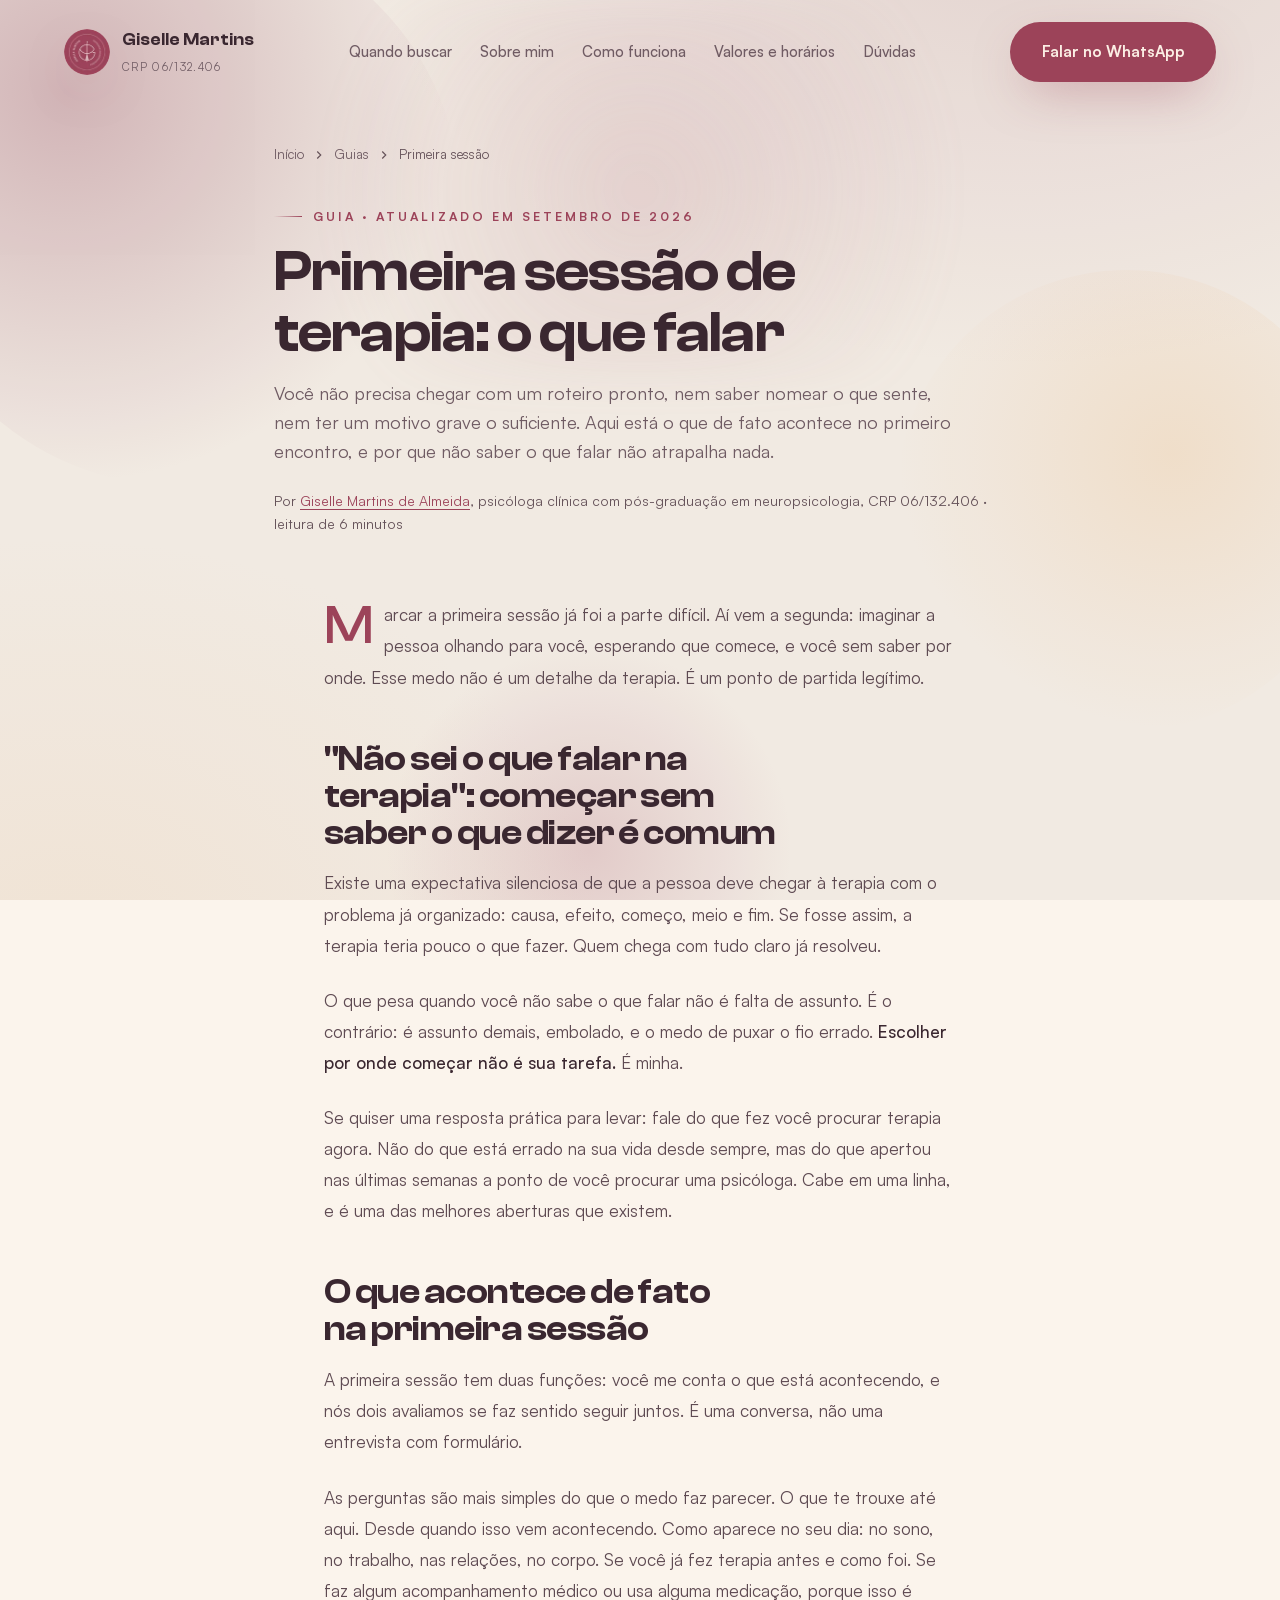
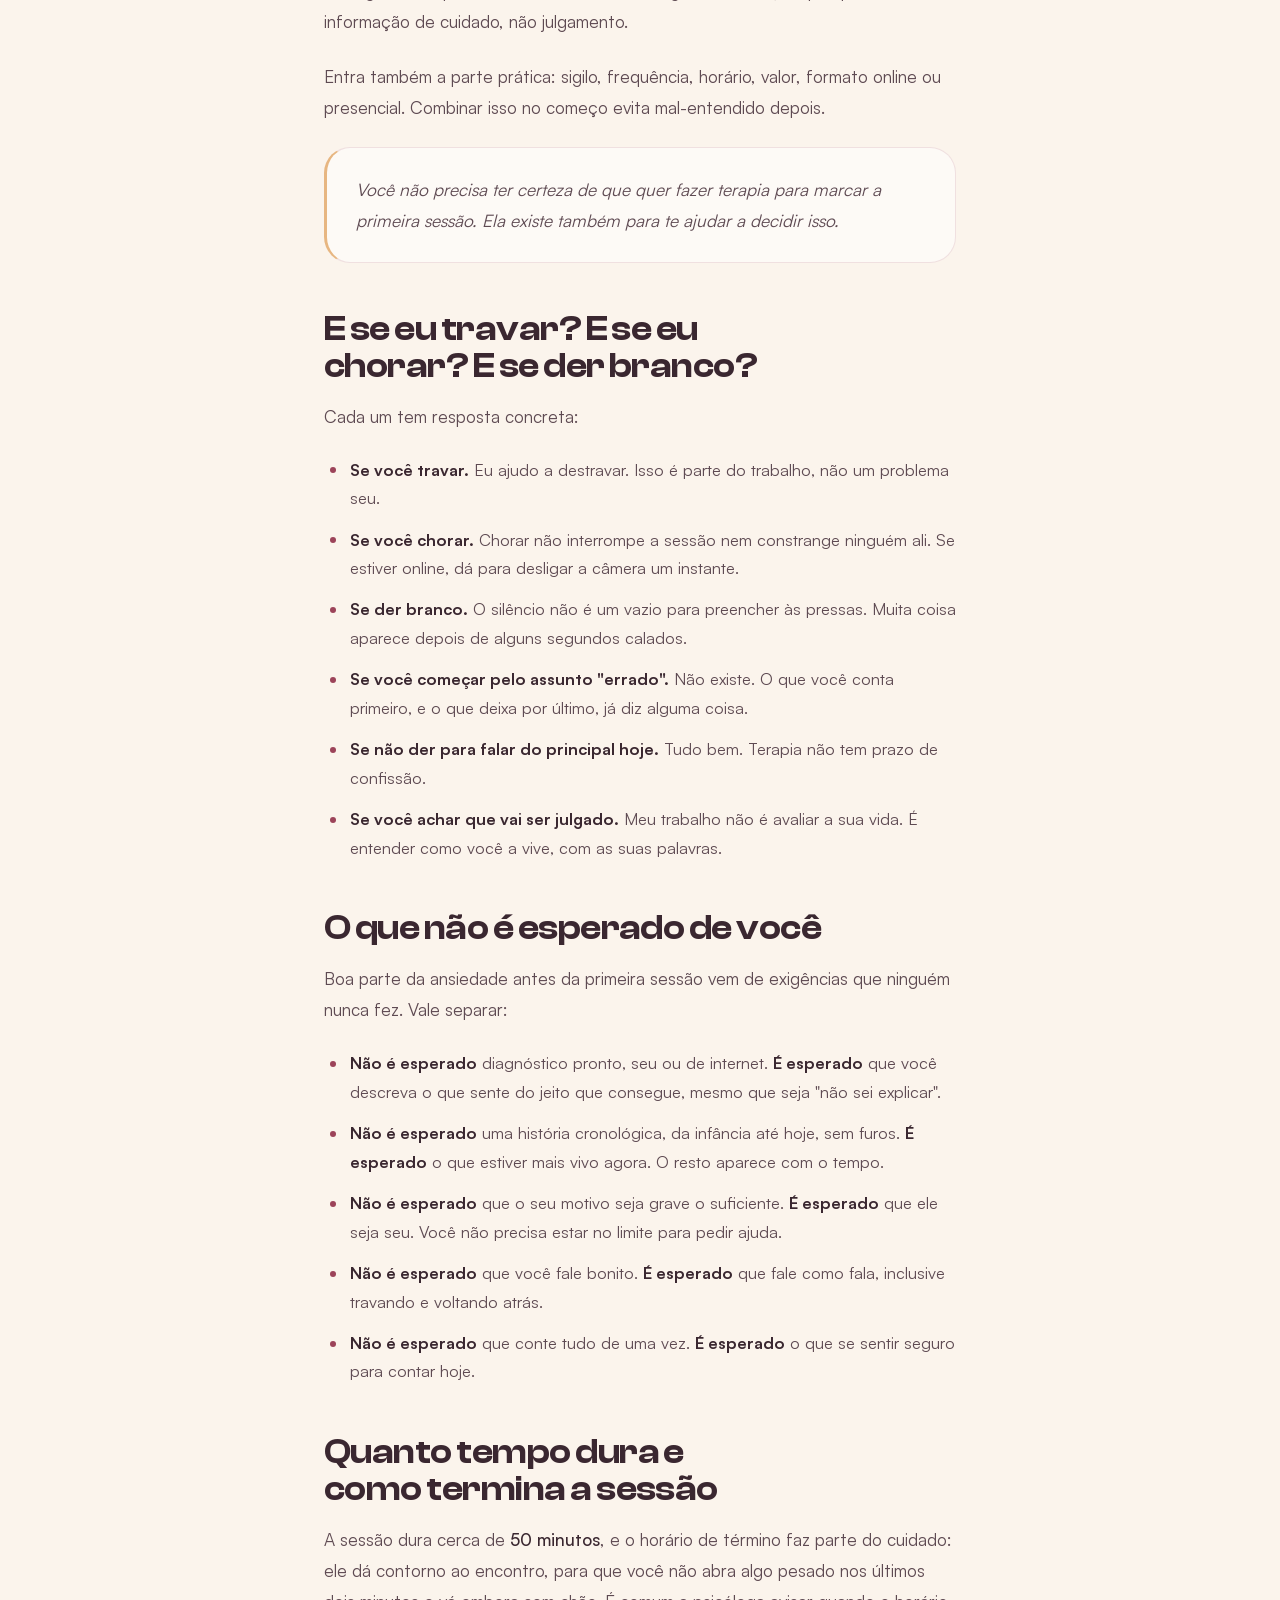
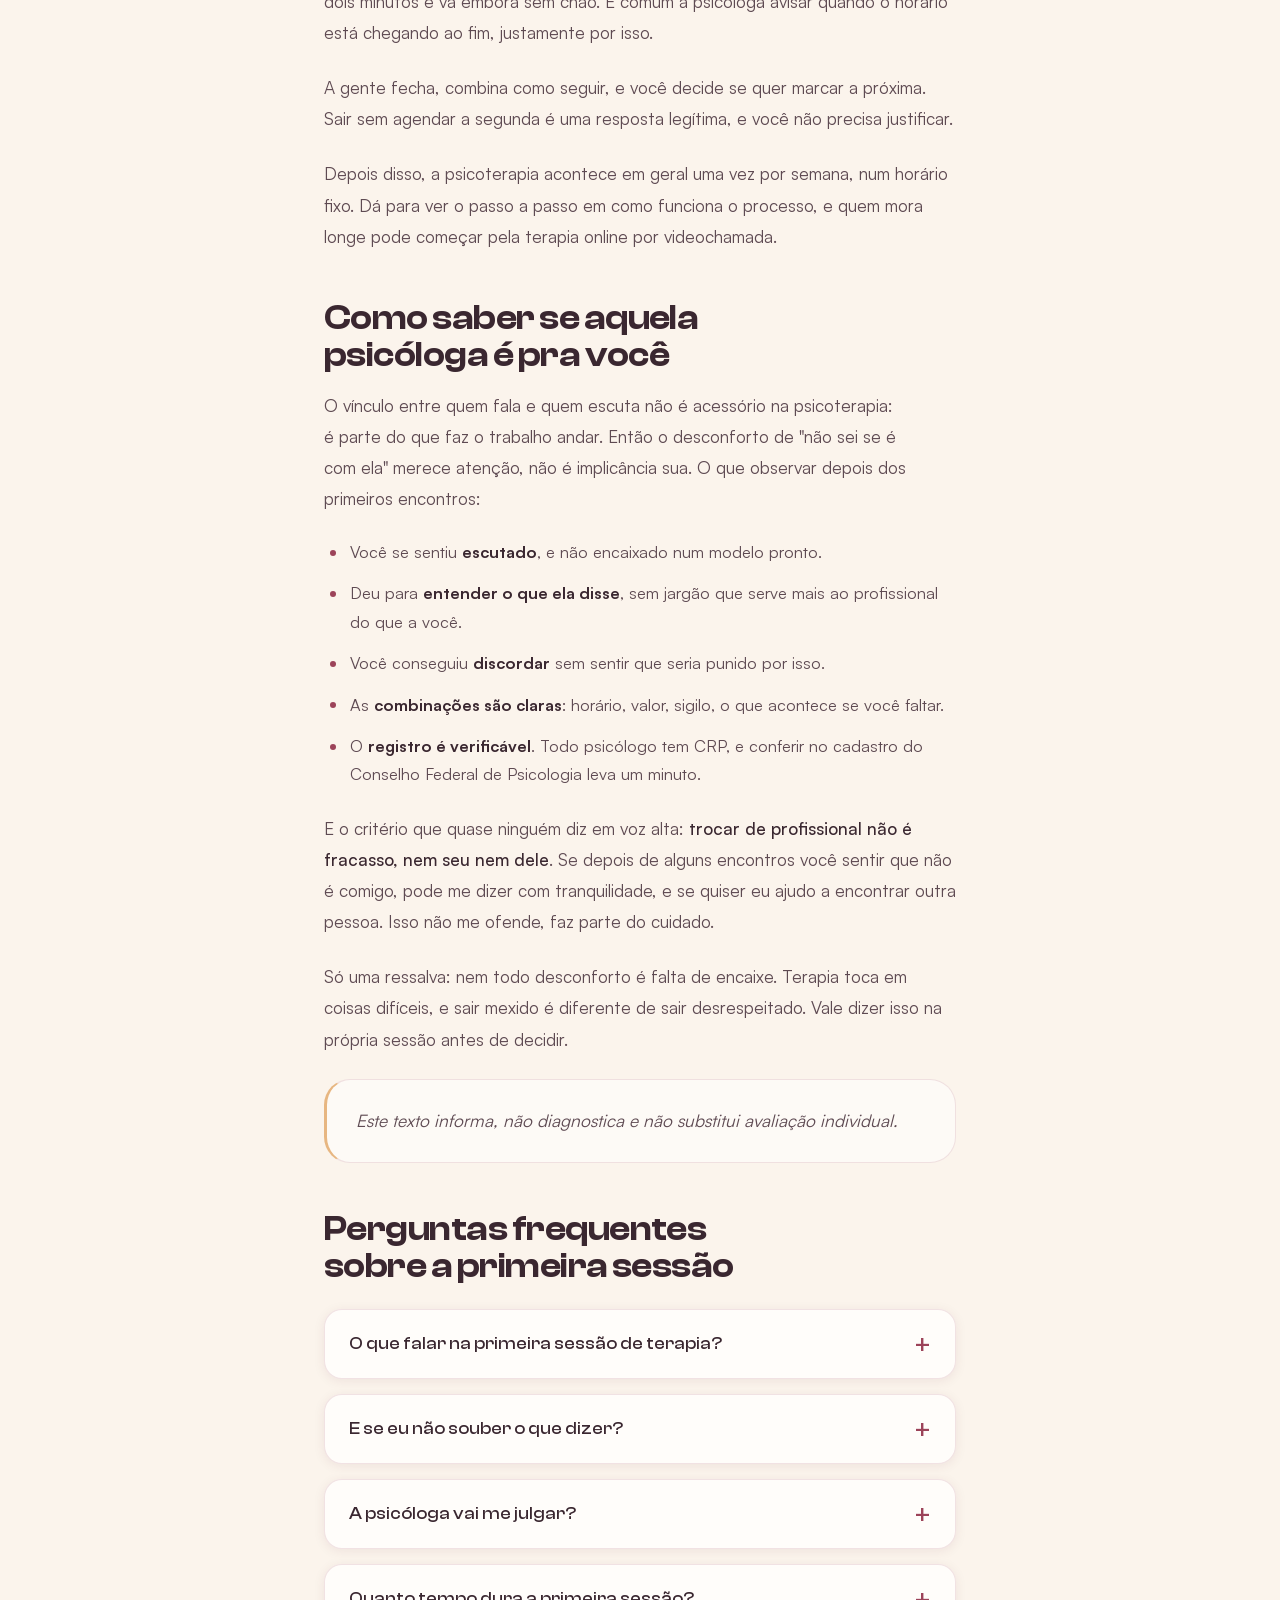
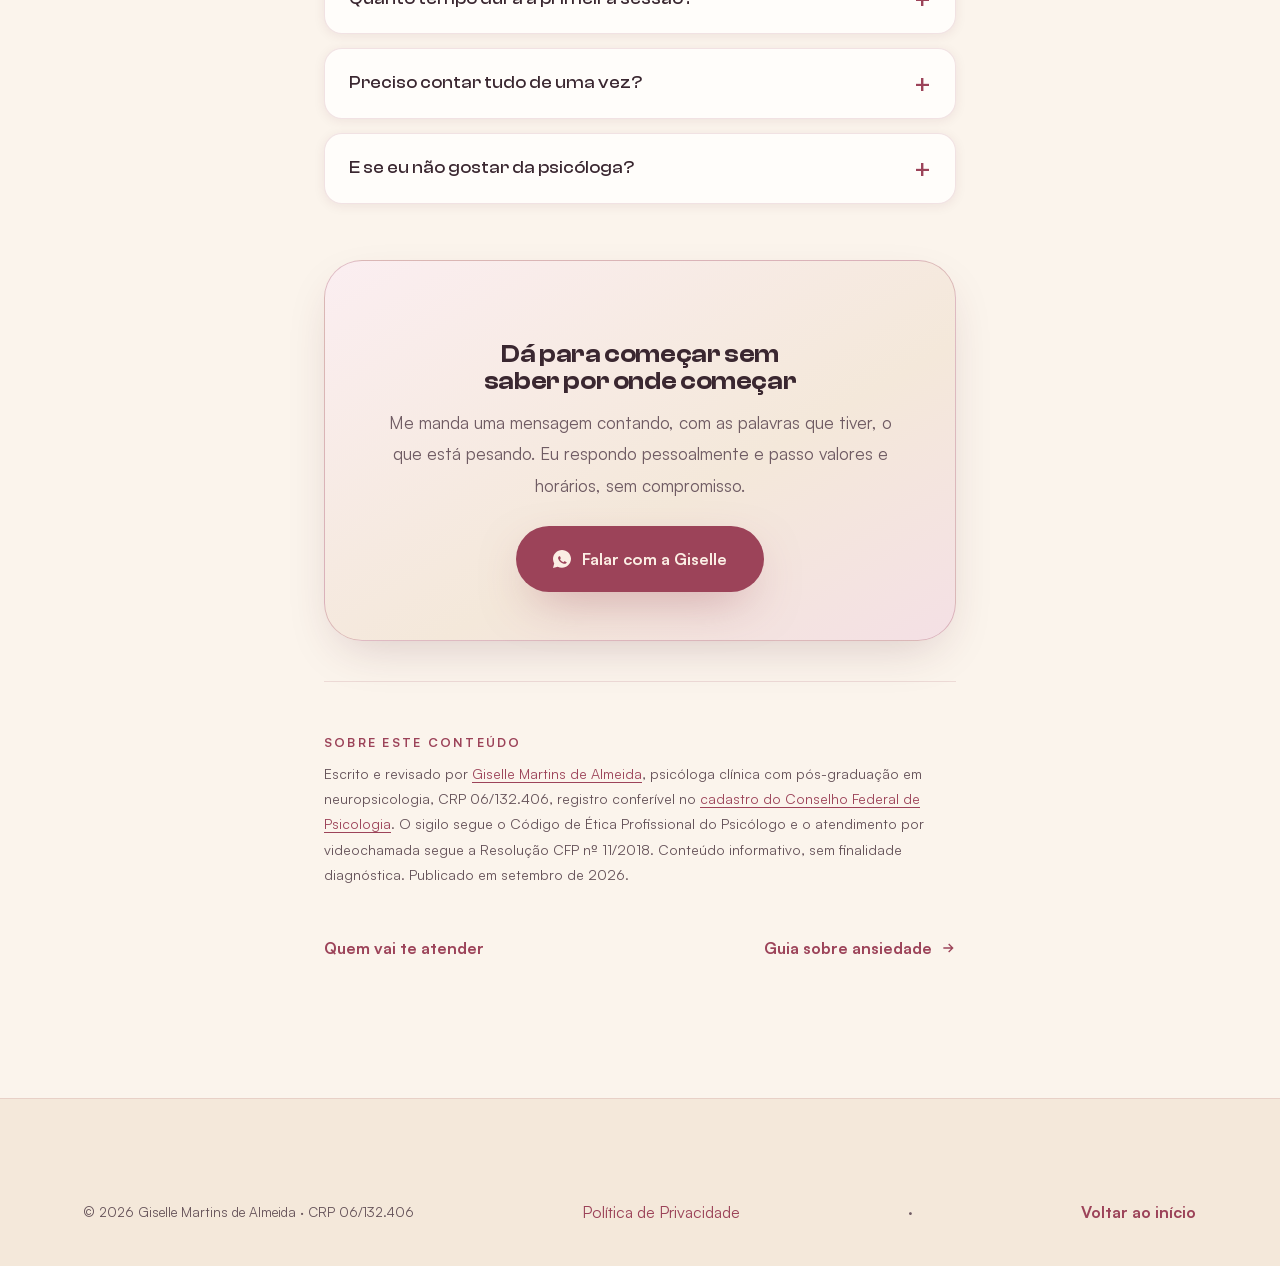
<file: artigos/primeira-sessao-de-terapia.html>
<!DOCTYPE html>
<html lang="pt-BR">
<head>
  <meta charset="UTF-8" />
  <meta name="viewport" content="width=device-width, initial-scale=1.0" />
  <!-- Google tag (gtag.js), carregada fora do caminho critico.
       O script sao 187 KB e ~163 ms de linha principal. Subir na ociosidade
       (ou no primeiro toque, o que vier antes) tira isso da primeira
       renderizacao sem perder o pageview: o GA4 registra quando ele sobe. -->
  <script>
    window.dataLayer = window.dataLayer || [];
    function gtag(){dataLayer.push(arguments);}
    gtag('js', new Date());
    gtag('config', 'G-RFCD1X5SDE');
    (function () {
      var subiu = false;
      function sobe() {
        if (subiu) return; subiu = true;
        var s = document.createElement('script');
        s.async = true;
        s.src = 'https://www.googletagmanager.com/gtag/js?id=G-RFCD1X5SDE';
        document.head.appendChild(s);
      }
      // quem interage primeiro nao pode ficar sem medicao
      ['pointerdown', 'keydown', 'scroll'].forEach(function (ev) {
        addEventListener(ev, sobe, { once: true, passive: true });
      });
      if ('requestIdleCallback' in window) requestIdleCallback(sobe, { timeout: 3500 });
      else setTimeout(sobe, 2500);
    })();
  </script>
  <title>Primeira sessão de terapia: o que falar | Giselle Martins</title>
  <meta name="description" content="O que falar na primeira sessão de terapia, o que acontece no encontro e o que ninguém espera de você. Guia da psicóloga Giselle Martins, CRP 06/132.406." />
  <meta name="theme-color" content="#9c4359" />
  <link rel="icon" href="../favicon.ico" sizes="32x32" />
  <link rel="icon" href="../assets/img/favicon-512.png" type="image/png" sizes="512x512" />
  <link rel="apple-touch-icon" href="../apple-touch-icon.png" />
  <link rel="canonical" href="https://psicologagisellemartins.com.br/artigos/primeira-sessao-de-terapia.html" />
  <meta property="og:title" content="Primeira sessão de terapia: o que falar | Giselle Martins" />
  <meta property="og:description" content="O que falar na primeira sessão de terapia, o que acontece no encontro e o que ninguém espera de você. Guia da psicóloga Giselle Martins, CRP 06/132.406." />
  <meta name="twitter:card" content="summary_large_image" />
  <meta name="twitter:title" content="Primeira sessão de terapia: o que falar | Giselle Martins" />
  <meta name="twitter:description" content="O que falar na primeira sessão de terapia, o que acontece no encontro e o que ninguém espera de você. Guia da psicóloga Giselle Martins, CRP 06/132.406." />
  <meta property="og:type" content="article" />
  <meta property="og:locale" content="pt_BR" />
  <meta property="og:url" content="https://psicologagisellemartins.com.br/artigos/primeira-sessao-de-terapia.html" />
  <meta property="og:image" content="https://psicologagisellemartins.com.br/assets/img/giselle-hero.jpg" />
  <link rel="preload" href="../assets/fonts/clash-display-600.woff2" as="font" type="font/woff2" crossorigin />
  <link rel="preload" href="../assets/fonts/satoshi-400.woff2" as="font" type="font/woff2" crossorigin />
  <!-- css:inline: main.css,article.css --><style>
@font-face {
  font-family: 'Clash Display';
  src: url('/assets/fonts/clash-display-500.woff2') format('woff2');
  font-weight: 500; font-style: normal; font-display: swap;
}
@font-face {
  font-family: 'Clash Display';
  src: url('/assets/fonts/clash-display-600.woff2') format('woff2');
  font-weight: 600; font-style: normal; font-display: swap;
}
@font-face {
  font-family: 'Satoshi';
  src: url('/assets/fonts/satoshi-400.woff2') format('woff2');
  font-weight: 400; font-style: normal; font-display: swap;
}
@font-face {
  font-family: 'Satoshi';
  src: url('/assets/fonts/satoshi-500.woff2') format('woff2');
  font-weight: 500; font-style: normal; font-display: swap;
}
@font-face {
  font-family: 'Satoshi';
  src: url('/assets/fonts/satoshi-700.woff2') format('woff2');
  font-weight: 700; font-style: normal; font-display: swap;
}
:root {
  --wine: #9c4359;
  --wine-700: #883a4d;
  --wine-800: #6f2f40;
  --wine-900: #561f30;
  --wine-soft: #b65f74;
  --mauve: #bc8693;
  --mauve-200: #e3c8cf;
  --gold: #f7d2a3;
  --gold-deep: #e7b681;
  --cream: #fbf4ec;
  --cream-2: #f4e8da;
  --ivory: #fffdfa;
  --sand: #efe2d2;
  --ink: #3a2730;
  --ink-2: #5e4a52;
  --txt: #5e4a52;
  --txt-strong: #3a2730;
  --txt-soft: #6f5b63;
  --txt-faint: #655259;
  --on-wine: #fbeee4;
  --on-wine-soft: #ecccd2;
  --on-wine-faint: #cfa6af;
  --glass: rgba(255, 255, 255, 0.55);
  --glass-strong: rgba(255, 255, 255, 0.8);
  --card: var(--ivory);
  --line: rgba(156, 67, 89, 0.14);
  --line-strong: rgba(156, 67, 89, 0.3);
  --w-glass: rgba(255, 255, 255, 0.08);
  --w-glass-strong: rgba(255, 255, 255, 0.14);
  --w-line: rgba(255, 255, 255, 0.18);
  --w-line-strong: rgba(247, 210, 163, 0.45);
  --glass-border: var(--line);
  --glass-border-strong: var(--line-strong);
  --grad-wine: linear-gradient(135deg, #b65f74 0%, #9c4359 52%, #6f2f40 100%);
  --grad-gold: linear-gradient(135deg, #fbe0bd, #f7d2a3 50%, #e7b681 100%);
  --grad-text: linear-gradient(120deg, #fbe6cc 0%, #f7d2a3 50%, #e7b681 100%);
  --shadow-sm: 0 2px 12px rgba(86, 31, 48, 0.08);
  --shadow-md: 0 18px 50px -16px rgba(86, 31, 48, 0.22);
  --shadow-lg: 0 40px 90px -24px rgba(86, 31, 48, 0.32);
  --glow-wine: 0 18px 50px -16px rgba(156, 67, 89, 0.5);
  --maxw: 1240px;
  --pad: clamp(1.25rem, 5vw, 6rem);
  --radius: 26px;
  --radius-lg: 38px;
  --radius-sm: 14px;
  --sec-top: clamp(3.5rem, 7vw, 6.5rem);
  --sec-bottom: clamp(4.25rem, 8.5vw, 8rem);
  --bar-h: 5.25rem;
  --z-float: 700;
  --z-bar: 750;
  --z-menu: 790;
  --z-nav: 800;
  --ease: cubic-bezier(0.22, 1, 0.36, 1);
  --ease-out: cubic-bezier(0.3, 0, 0.2, 1);
  --t-hover: 160ms;
  --t-state: 240ms;
  --ease-soft: cubic-bezier(0.16, 1, 0.3, 1);
  --font-display: 'Clash Display', 'Satoshi', system-ui, sans-serif;
  --font-body: 'Satoshi', system-ui, -apple-system, sans-serif;
}
*, *::before, *::after { box-sizing: border-box; margin: 0; padding: 0; }
html { -webkit-text-size-adjust: 100%; }
:target, section[id], main[id] { scroll-margin-top: 88px; }
body {
  font-family: var(--font-body);
  background: var(--cream);
  color: var(--txt);
  line-height: 1.65;
  font-weight: 400;
  overflow-x: hidden;
  -webkit-font-smoothing: antialiased;
  text-rendering: optimizeLegibility;
  position: relative;
}
img { max-width: 100%; display: block; height: auto; }
a { color: inherit; text-decoration: none; }
ul { list-style: none; }
button { font-family: inherit; cursor: pointer; }
::selection { background: rgba(188, 134, 147, 0.4); color: var(--wine-900); }
.wrap { width: 100%; max-width: var(--maxw); margin-inline: auto; padding-inline: var(--pad); }
section { position: relative; }
.skip-link {
  position: absolute; left: 1rem; top: -100px; z-index: 1000;
  padding: .8rem 1.3rem; border-radius: 100px;
  background: var(--wine); color: var(--on-wine); font-weight: 600; font-size: .9rem;
  transition: top .25s var(--ease);
}
.skip-link:focus-visible { top: 1rem; }
h1, h2, h3, h4 {
  font-family: var(--font-display); font-weight: 600; line-height: 1.05;
  letter-spacing: -0.015em; color: var(--txt-strong);
  text-wrap: balance;
}
p { text-wrap: pretty; }
.eyebrow {
  font-family: var(--font-body); font-size: 0.78rem; font-weight: 600;
  letter-spacing: 0.24em; text-transform: uppercase; color: var(--wine);
  display: inline-flex; align-items: center; gap: 0.7rem;
}
.eyebrow::before { content: ''; width: 28px; height: 1px; background: linear-gradient(90deg, transparent, var(--wine)); }
.display-1 { font-size: clamp(2.6rem, 7.5vw, 5.6rem); font-weight: 600; letter-spacing: -0.035em; line-height: 1.02; }
.display-2 { font-size: clamp(2rem, 4.4vw, 3.4rem); letter-spacing: -0.025em; line-height: 1.08; }
.lead { font-size: clamp(1.02rem, 1.35vw, 1.2rem); color: var(--txt-soft); font-weight: 400; max-width: 58ch; line-height: 1.62; }
.grad-text { background: var(--grad-text); -webkit-background-clip: text; background-clip: text; -webkit-text-fill-color: transparent; color: transparent; }
.italic-serif { font-style: italic; }
.section-head { max-width: 700px; margin-bottom: clamp(2.2rem, 4.5vw, 3.4rem); }
.section-head h2 { margin: 1rem 0 .9rem; }
.section-head .lead { max-width: 54ch; }
.ambient {
  position: fixed; inset: 0; z-index: -2; overflow: hidden; pointer-events: none;
  transform: translateZ(0);
  contain: paint;
  background:
    radial-gradient(1100px 760px at 80% -10%, rgba(188, 134, 147, 0.22), transparent 60%),
    radial-gradient(900px 680px at 5% 105%, rgba(247, 210, 163, 0.2), transparent 60%),
    var(--cream);
}
.orb { position: absolute; border-radius: 50%; opacity: 0.5; will-change: transform; }
.orb--1 { width: 44vw; height: 44vw; left: -8vw; top: -6vw; background: radial-gradient(circle at 30% 30%, var(--mauve), transparent 70%); animation: drift1 24s var(--ease-soft) infinite alternate; }
.orb--2 { width: 36vw; height: 36vw; right: -6vw; top: 30vh; background: radial-gradient(circle at 60% 40%, var(--gold), transparent 70%); opacity: 0.35; animation: drift2 28s var(--ease-soft) infinite alternate; }
.orb--3 { width: 32vw; height: 32vw; left: 30vw; bottom: -12vw; background: radial-gradient(circle at 50% 50%, var(--wine-soft), transparent 70%); opacity: 0.22; animation: drift3 32s var(--ease-soft) infinite alternate; }
@keyframes drift1 { to { transform: translate3d(8vw, 6vh, 0) scale(1.12); } }
@keyframes drift2 { to { transform: translate3d(-7vw, -5vh, 0) scale(1.1); } }
@keyframes drift3 { to { transform: translate3d(5vw, -8vh, 0) scale(1.18); } }
.grain {
  position: fixed; inset: 0; z-index: -1; pointer-events: none; opacity: 0.04;
  transform: translateZ(0);
  background-image: url("data:image/svg+xml,%3Csvg viewBox='0 0 200 200' xmlns='http://www.w3.org/2000/svg'%3E%3Cfilter id='n'%3E%3CfeTurbulence type='fractalNoise' baseFrequency='0.85' numOctaves='3' stitchTiles='stitch'/%3E%3C/filter%3E%3Crect width='100%25' height='100%25' filter='url(/assets/css/%23n)'/%3E%3C/svg%3E");
}
.nav {
  position: fixed; top: 0; left: 0; right: 0; z-index: 800;
  transform: translateZ(0);
  display: flex; align-items: center; justify-content: space-between;
  padding: 1.4rem var(--pad);
  transition: padding var(--t-state) var(--ease-out), background var(--t-state), border-color var(--t-state), box-shadow var(--t-state);
  border-bottom: 1px solid transparent;
}
.nav.scrolled {
  padding-block: 0.8rem;
  background: rgba(251, 244, 236, 0.96);
  border-bottom: 1px solid var(--line); box-shadow: var(--shadow-sm);
}
.brand { display: flex; align-items: center; gap: 0.75rem; }
.brand__logo { width: 46px; height: 46px; border-radius: 50%; object-fit: cover; box-shadow: var(--glow-wine); }
.brand__name { font-family: var(--font-display); font-weight: 600; font-size: 1.05rem; line-height: 1.05; color: var(--txt-strong); transition: color var(--t-state); }
.brand__crp { font-size: 0.64rem; letter-spacing: 0.18em; color: var(--txt-soft); text-transform: uppercase; transition: color var(--t-state); }
.nav__links { display: flex; align-items: center; gap: 0.35rem; }
.nav__link { position: relative; padding: 0.6rem 1rem; font-size: 0.92rem; font-weight: 500; color: var(--txt-soft); transition: color .35s; }
.nav__link::after { content: ''; position: absolute; left: 1rem; right: 1rem; bottom: 0.35rem; height: 1px; background: var(--wine); transform: scaleX(0); transform-origin: left; transition: transform var(--t-state) var(--ease-out); }
.nav__link:hover { color: var(--wine); }
.nav__link:hover::after { transform: scaleX(1); }
.nav__cta { display: inline-flex; }
.nav__burger { display: none; flex-direction: column; gap: 5px; background: none; border: 0; padding: 8px; }
.nav__burger span { width: 24px; height: 2px; background: var(--wine); border-radius: 2px; transition: var(--t-state) var(--ease-out); }
.mobile-menu {
  position: fixed; inset: 0; z-index: 790;
  background: rgba(111, 47, 64, 0.985);
  display: flex; flex-direction: column; justify-content: center; align-items: center; gap: 0.5rem;
  opacity: 0; visibility: hidden; transition: opacity var(--t-state) var(--ease-out), visibility var(--t-state);
}
.mobile-menu.open { opacity: 1; visibility: visible; }
.mobile-menu a { font-family: var(--font-display); font-size: clamp(1.6rem, 6.2vw, 2.2rem); color: var(--on-wine); padding: 0.35rem; transition: color .3s; }
.mobile-menu a:hover { color: var(--gold); }
.mobile-menu__cta {
  margin-top: 1.2rem; padding: .85rem 1.8rem !important; border-radius: 100px;
  background: var(--gold); color: var(--wine-900) !important;
  font-size: 1.15rem !important; font-weight: 600;
}
body.menu-open { overflow: hidden; }
.btn {
  position: relative; display: inline-flex; align-items: center; gap: 0.65rem;
  padding: 1rem 1.9rem; border-radius: 100px; font-weight: 600; font-size: 0.96rem;
  border: 1px solid transparent; overflow: hidden; isolation: isolate;
  transition: transform var(--t-hover) var(--ease-out), box-shadow var(--t-hover) var(--ease-out), color var(--t-hover) var(--ease-out), background var(--t-hover) var(--ease-out), border-color var(--t-hover) var(--ease-out);
}
.btn svg { width: 18px; height: 18px; }
.btn--primary { background: var(--wine); color: var(--on-wine); box-shadow: var(--glow-wine); }
.btn--primary::before { content: ''; position: absolute; inset: 0; z-index: -1; background: var(--grad-wine); opacity: 0; transition: opacity var(--t-hover) var(--ease-out); }
.btn--primary:hover { transform: translateY(-3px); box-shadow: 0 22px 50px -14px rgba(156,67,89,0.65); }
.btn--primary:hover::before { opacity: 1; }
.btn:active { transform: translateY(0) scale(.985); transition-duration: .08s; }
.btn--ghost { background: transparent; color: var(--wine); border-color: var(--line-strong); }
.btn--ghost:hover { border-color: var(--wine); background: rgba(156,67,89,0.06); transform: translateY(-3px); }
.btn--lg { padding: 1.15rem 2.3rem; font-size: 1.02rem; }
.link-arrow { display: inline-flex; align-items: center; gap: 0.5rem; color: var(--wine); font-weight: 600; }
.link-arrow svg { width: 16px; transition: transform .35s var(--ease); }
.link-arrow:hover svg { transform: translateX(5px); }
.hero {
  min-height: 100svh; display: flex; align-items: center;
  padding-top: 6.5rem; padding-bottom: 2.5rem; overflow: hidden;
  background: linear-gradient(180deg, #fdf8f2 0%, var(--cream) 55%, #f6ebdf 100%);
  color: var(--ink);
}
.hero::before {
  content: ''; position: absolute; right: -8%; top: 50%; translate: 0 -50%;
  width: 60vw; height: 60vw; max-width: 760px; max-height: 760px; z-index: 0; opacity: 0.05;
  background: url('/assets/img/gm-simbolo-wine.png') center/contain no-repeat;
}
.hero::after {
  content: ''; position: absolute; inset: 0; z-index: 0; pointer-events: none;
  background: radial-gradient(900px 520px at 72% -5%, rgba(188,134,147,0.22), transparent 60%);
}
.hero h1, .hero h2 { color: var(--ink); }
.hero .grad-text { display: inline-block; padding-right: 0.14em; margin-right: -0.06em; background: linear-gradient(120deg, var(--wine), var(--mauve)); -webkit-background-clip: text; background-clip: text; -webkit-text-fill-color: transparent; color: transparent; }
.hero .lead { color: var(--txt-soft); }
.hero__grid { position: relative; z-index: 2; display: grid; grid-template-columns: 1.1fr 0.9fr; gap: clamp(2rem, 4.5vw, 4.5rem); align-items: center; width: 100%; }
.hero__content { position: relative; z-index: 2; }
.hero h1 { margin: 0.7rem 0 0.9rem; font-size: clamp(2.05rem, 3.9vw, 3.35rem); letter-spacing: -0.03em; line-height: 1.04; }
.hero .lead { font-size: clamp(1rem, 1.2vw, 1.1rem); max-width: 50ch; }
.hero .lead b { display: block; margin-top: .7rem; color: var(--txt-strong); font-weight: 500; }
.hero h1 .line { display: block; overflow: hidden; padding-bottom: 0.08em; }
.hero h1 .line > span { display: block; transform: translateY(110%); animation: heroLine 1.1s var(--ease) forwards; }
.hero h1 .line:nth-child(2) > span { animation-delay: .12s; }
.hero h1 .line:nth-child(3) > span { animation-delay: .24s; }
@keyframes heroLine { to { transform: translateY(0); } }
.hero__intro { opacity: 0; animation: fadeUp 1s var(--ease) .5s forwards; }
.hero__actions { display: flex; flex-wrap: wrap; gap: .8rem; margin-top: 1.2rem; opacity: 0; animation: fadeUp 1s var(--ease) .65s forwards; }
.hero__micro { margin-top: .75rem; font-size: .82rem; line-height: 1.55; color: var(--txt-soft); opacity: 0; animation: fadeUp 1s var(--ease) .8s forwards; }
.hero__id { display: none; align-items: center; gap: .8rem; opacity: 0; animation: fadeUp 1s var(--ease) .35s forwards; }
.hero__id img { width: 58px; height: 58px; border-radius: 50%; object-fit: cover; object-position: center 18%; border: 2px solid var(--ivory); box-shadow: var(--shadow-md); flex-shrink: 0; }
.hero__id b { display: block; font-family: var(--font-display); font-size: 1.05rem; font-weight: 600; color: var(--txt-strong); line-height: 1.2; }
.hero__id span { font-size: .78rem; letter-spacing: .1em; text-transform: uppercase; color: var(--wine); }
@keyframes fadeUp { from { opacity: 0; transform: translateY(24px); } to { opacity: 1; transform: none; } }
.hero__portrait { position: relative; z-index: 1; opacity: 0; animation: fadeUp 1.2s var(--ease) .4s forwards; }
.portrait-card {
  position: relative; border-radius: var(--radius-lg); overflow: hidden;
  border: 1px solid var(--line-strong); box-shadow: var(--shadow-lg);
  background: var(--ivory); animation: floaty 7s var(--ease-soft) infinite alternate;
}
.portrait-card img { width: 100%; aspect-ratio: 4/5; object-fit: cover; object-position: center 18%; }
.portrait-card::after { content: ''; position: absolute; inset: 0; background: linear-gradient(180deg, rgba(86,31,48,0.05) 0%, transparent 32%, transparent 56%, rgba(86,31,48,0.62)); }
.portrait-badge {
  position: absolute; right: 1rem; bottom: 1rem; z-index: 4;
  display: flex; align-items: center; gap: 0.6rem; padding: 0.65rem 0.95rem; border-radius: 100px;
  background: rgba(255,255,255,0.94); border: 1px solid rgba(255,255,255,0.6); max-width: calc(100% - 2rem); box-shadow: var(--shadow-sm);
}
.portrait-badge i { width: 9px; height: 9px; border-radius: 50%; background: #3fae6b; box-shadow: 0 0 12px #6fd49a; flex-shrink: 0; animation: pulse 2s infinite; }
.portrait-badge span { font-size: 0.78rem; color: var(--wine-900); font-weight: 500; line-height: 1.25; }
@keyframes pulse { 0%,100%{opacity:1;} 50%{opacity:.35;} }
@keyframes floaty { to { transform: translateY(-12px); } }
.hero__chip {
  position: absolute; z-index: 4; padding: 0.6rem 0.95rem; border-radius: 14px;
  background: rgba(255,255,255,0.93);
  border: 1px solid var(--line-strong); font-size: 0.8rem; color: var(--ink); box-shadow: var(--shadow-md); white-space: nowrap;
}
.hero__chip--2 { top: 1rem; right: 1rem; left: auto; bottom: auto; animation: floaty 6s var(--ease-soft) .6s infinite alternate-reverse; }
.hero__chip b { color: var(--wine); }
.scroll-hint { position: absolute; left: 50%; bottom: 2rem; translate: -50% 0; z-index: 3; display: flex; flex-direction: column; align-items: center; gap: 0.6rem; font-size: 0.68rem; letter-spacing: 0.3em; text-transform: uppercase; color: var(--txt-faint); opacity: 0; animation: fadeUp 1s 1.1s forwards; }
.scroll-hint i { width: 1px; height: 46px; background: linear-gradient(var(--wine), transparent); position: relative; overflow: hidden; }
.scroll-hint i::after { content:''; position:absolute; top:-50%; left:0; width:100%; height:50%; background:var(--wine); animation: scrollDot 1.8s var(--ease) infinite; }
@keyframes scrollDot { to { top: 100%; } }
.reveal { opacity: 0; transform: translateY(40px); transition: opacity 1s var(--ease), transform 1s var(--ease); }
.reveal.in { opacity: 1; transform: none; }
.reveal[data-delay="1"] { transition-delay: .1s; }
.reveal[data-delay="2"] { transition-delay: .2s; }
.reveal[data-delay="3"] { transition-delay: .3s; }
.reveal[data-delay="4"] { transition-delay: .4s; }
.section-pad { padding-block: var(--sec-top) var(--sec-bottom); }
.section--tint {
  background: linear-gradient(180deg, transparent, rgba(239,226,210,.55) 12%, rgba(239,226,210,.55) 88%, transparent);
}
.about__grid { display: grid; grid-template-columns: 0.9fr 1.1fr; gap: clamp(2.5rem, 6vw, 5.5rem); align-items: center; }
.about__media { position: relative; }
.about__photo { border-radius: var(--radius-lg); overflow: hidden; border: 1px solid var(--line); box-shadow: var(--shadow-lg); }
.about__photo img { width: 100%; aspect-ratio: 4/5; object-fit: cover; transition: transform 1.2s var(--ease); }
.about__media:hover .about__photo img { transform: scale(1.05); }
.about__quote {
  position: absolute; right: -1.5rem; bottom: -1.5rem; max-width: 280px; padding: 1.4rem 1.6rem; border-radius: 22px;
  background: var(--wine); color: var(--on-wine); box-shadow: var(--glow-wine);
}
.about__quote p { font-family: var(--font-display); font-style: italic; font-size: 1rem; color: var(--on-wine); line-height: 1.4; }
.about__quote cite { display: block; margin-top: 0.7rem; font-size: 0.78rem; color: var(--gold); font-style: normal; }
.about__text p { color: var(--txt); margin-bottom: 1.2rem; }
.about__text p strong { color: var(--txt-strong); font-weight: 600; }
.credentials { display: grid; gap: 0.2rem; margin: 2rem 0; }
.credential { display: flex; gap: 0.9rem; align-items: flex-start; padding: 0.9rem 0; border-top: 1px solid var(--line); }
.credential svg { width: 22px; height: 22px; color: var(--wine); flex-shrink: 0; margin-top: 2px; }
.credential b { color: var(--txt-strong); font-weight: 600; display: block; }
.credential span { font-size: 0.88rem; color: var(--txt-faint); }
.space-text .lead { margin-bottom: 1.6rem; }
.space-gallery { display: grid; grid-template-columns: 1fr 1fr; grid-template-rows: auto auto; gap: 1rem; width: 100%; max-width: 500px; margin-inline: auto; }
.space-gallery figure { border-radius: var(--radius); overflow: hidden; border: 1px solid var(--line); box-shadow: var(--shadow-md); }
.space-gallery figure img { width: 100%; height: 100%; object-fit: cover; transition: transform 1s var(--ease); }
.space-gallery figure:hover img { transform: scale(1.06); }
.space-gallery .g-main { grid-column: 1 / -1; aspect-ratio: 16/10; }
.space-gallery .g-a, .space-gallery .g-b { aspect-ratio: 1/1; }
.cta {
  position: relative; border-radius: var(--radius-lg); overflow: hidden;
  padding: clamp(3.2rem, 7vw, 5.8rem) clamp(1.5rem, 6vw, 5rem); text-align: center;
  background: var(--grad-wine);
  box-shadow: 0 40px 90px -30px rgba(86, 31, 48, 0.55);
}
.cta::before { content: ''; position: absolute; right: -6%; top: -40%; width: 55%; height: 180%; z-index: 0; opacity: 0.09; background: url('/assets/img/gm-simbolo-branco.webp') center/contain no-repeat; }
.cta::after { content: ''; position: absolute; inset: 0; z-index: 0; pointer-events: none; background: radial-gradient(760px circle at 50% -25%, rgba(247,210,163,0.22), transparent 62%); }
.cta > * { position: relative; z-index: 1; }
.cta h2 { margin-bottom: 1.2rem; color: var(--on-wine); }
.cta .eyebrow { justify-content: center; color: var(--gold); }
.cta .eyebrow::before { background: linear-gradient(90deg, transparent, var(--gold)); }
.cta .lead { margin: 0 auto; color: var(--on-wine-soft); }
.cta__actions { display: flex; gap: .9rem; justify-content: center; flex-wrap: wrap; }
.cta .hero__micro { color: var(--on-wine-faint); animation: none; opacity: 1; }
.cta .btn--primary { background: var(--grad-gold); color: var(--wine-900); box-shadow: 0 18px 44px -14px rgba(0,0,0,.45); }
.cta .btn--primary::before { display: none; }
.cta .btn--primary:hover { box-shadow: 0 24px 54px -14px rgba(0,0,0,.55); }
.cta .btn--ghost { background: rgba(255,255,255,0.08); color: var(--on-wine); border-color: var(--w-line); }
.cta .btn--ghost:hover { background: rgba(255,255,255,0.16); border-color: var(--w-line-strong); }
.footer { background: var(--cream-2); color: var(--txt-soft); border-top: 1px solid var(--line); padding-top: clamp(3rem, 6vw, 4.5rem); padding-bottom: 2.5rem; }
.footer__grid { display: grid; grid-template-columns: 1.6fr 1fr 1.1fr; gap: 2rem clamp(2rem, 5vw, 4rem); margin-bottom: 2.5rem; }
.footer .brand__name { color: var(--txt-strong); }
.footer .brand__crp { color: var(--txt-faint); }
.footer__brand p { color: var(--txt-soft); max-width: 34ch; margin-top: 1rem; font-size: 0.92rem; }
.footer h4, .footer__col h2 { font-size: 0.8rem; letter-spacing: 0.2em; text-transform: uppercase; color: var(--wine); margin-bottom: 1.1rem; font-family: var(--font-body); font-weight: 600; line-height: 1.4; }
.footer__col a, .footer__col p { display: block; color: var(--txt-soft); padding: 0.35rem 0; font-size: 0.95rem; transition: color .3s; }
.footer__col a:hover { color: var(--wine); }
.socials { display: flex; gap: 0.7rem; margin-top: 1.4rem; }
.socials a { width: 42px; height: 42px; border-radius: 12px; display: grid; place-items: center; background: var(--ivory); border: 1px solid var(--line); color: var(--wine); transition: var(--t-hover) var(--ease-out); }
.socials a:hover { background: var(--wine); border-color: var(--wine); color: var(--ivory); transform: translateY(-3px); }
.socials svg { width: 18px; height: 18px; }
.footer__bottom { display: flex; justify-content: space-between; align-items: center; gap: 1rem; flex-wrap: wrap; padding-top: 1.8rem; border-top: 1px solid var(--line); }
.footer__bottom p { font-size: 0.84rem; color: var(--txt-faint); }
.footer__bottom a { color: var(--wine); }
.wa-float { position: fixed; right: 1.5rem; bottom: calc(1.5rem + env(safe-area-inset-bottom)); z-index: 700; width: 60px; height: 60px; border-radius: 50%; display: grid; place-items: center; background: #25D366; box-shadow: 0 12px 30px -8px rgba(37,211,102,0.6); transition: transform var(--t-hover) var(--ease-out); }
.wa-float::before { content:''; position:absolute; inset:0; border-radius:50%; border:2px solid #25D366; animation: pulseRing 2.4s infinite; }
.wa-float:hover { transform: scale(1.08); }
.wa-float svg { width: 32px; height: 32px; fill: #fff; }
@keyframes pulseRing { 0%{transform:scale(1);opacity:.7;} 100%{transform:scale(1.7);opacity:0;} }
.mobile-cta {
  position: fixed; left: 0; right: 0; bottom: 0; z-index: 750; display: none;
  padding: .65rem 1rem calc(.65rem + env(safe-area-inset-bottom));
  background: rgba(251, 244, 236, 0.97);
  border-top: 1px solid var(--line); box-shadow: 0 -8px 30px -18px rgba(86, 31, 48, 0.4);
}
.mobile-cta .btn { width: 100%; justify-content: center; min-height: 52px; }
@media (prefers-reduced-motion: reduce) {
  *, *::before, *::after { animation-duration: .001ms !important; animation-iteration-count: 1 !important; transition-duration: .001ms !important; scroll-behavior: auto !important; }
  .orb { animation: none; }
}
:focus-visible { outline: 2px solid var(--wine); outline-offset: 3px; border-radius: 4px; }
.mobile-cta a:focus-visible { outline-offset: -3px; }
.hero__assur { display: flex; flex-wrap: wrap; gap: 0.5rem; margin: 0.8rem 0; opacity: 0; animation: fadeUp 1s var(--ease) .75s forwards; }
.hero__assur span { display: inline-flex; align-items: center; gap: 0.4rem; padding: 0.4rem 0.82rem; border-radius: 100px; background: rgba(255,255,255,0.6); border: 1px solid var(--line); font-size: 0.8rem; color: var(--ink); }
.hero__assur svg { width: 15px; height: 15px; color: var(--wine); flex-shrink: 0; }
.inline-cta {
  display: flex; align-items: center; justify-content: space-between; gap: 1.5rem; flex-wrap: wrap;
  margin-top: clamp(2rem, 4vw, 3rem); padding: 1.5rem 1.8rem; border-radius: var(--radius);
  background: var(--ivory); border: 1px solid var(--line-strong); box-shadow: var(--shadow-sm);
}
.inline-cta p { margin: 0; max-width: 48ch; color: var(--txt-strong); font-weight: 500; font-size: 1.02rem; }
.inline-cta .btn { flex-shrink: 0; }
.inline-cta svg { width: 18px; height: 18px; }
.practical { gap: 0.2rem clamp(1.5rem, 4vw, 3.5rem); }
.proof-bar { border-block: 1px solid var(--line); background: rgba(255,255,255,.45); }
.proof-bar .wrap { display: grid; grid-template-columns: repeat(4, minmax(0, 1fr)); gap: 1rem clamp(1.5rem, 4vw, 3.5rem); padding-block: clamp(1.5rem, 3vw, 2.2rem); }
.proof {
  display: grid; grid-template-columns: 22px 1fr; gap: 0 .8rem; align-items: center;
  font-size: .88rem; color: var(--txt-soft); line-height: 1.4;
}
.proof svg { width: 22px; height: 22px; color: var(--wine); }
.proof b { display: block; color: var(--txt-strong); font-weight: 600; font-size: .93rem; }
.proof a { color: var(--wine); text-decoration: underline; text-underline-offset: 3px; }
.needs { display: grid; grid-template-columns: repeat(2, minmax(0, 1fr)); gap: .2rem clamp(2rem, 5vw, 4rem); }
.need {
  display: grid; grid-template-columns: 42px 1fr; gap: 0 1rem; align-items: start;
  padding: 1.3rem 0; border-top: 1px solid var(--line);
  transition: border-color var(--t-state) var(--ease-out);
}
.need:hover { border-color: var(--line-strong); }
.need__icon {
  grid-row: span 2; width: 42px; height: 42px; border-radius: 12px;
  display: grid; place-items: center; color: var(--wine);
  background: linear-gradient(140deg, rgba(156,67,89,0.09), rgba(247,210,163,0.2));
  transition: background var(--t-state) var(--ease-out), color var(--t-state) var(--ease-out);
}
.need:hover .need__icon { background: var(--wine); color: var(--gold); }
.need__icon svg { width: 21px; height: 21px; }
.need h3 { font-size: 1.02rem; margin: .1rem 0 .3rem; color: var(--ink); letter-spacing: -.01em; }
.need p { font-size: 0.9rem; color: var(--txt-soft); line-height: 1.55; }
.needs-note { margin-top: 2.2rem; display: flex; flex-wrap: wrap; align-items: center; gap: 0.6rem 1.2rem; color: var(--txt-soft); font-size: .94rem; }
.needs-note .reads { display: inline-flex; flex-wrap: wrap; gap: 0.4rem 1rem; }
.needs-note .reads a { color: var(--wine); font-weight: 500; }
.needs-note .reads a:hover { text-decoration: underline; }
.steps { display: grid; gap: 0; }
.step { position: relative; padding: 0 0 1.7rem 3.3rem; }
.step::before {
  content: ''; position: absolute; left: 19px; top: 40px; bottom: 0; width: 1px;
  background: var(--line-strong);
}
.step:last-child::before { background: linear-gradient(180deg, var(--line-strong), transparent); }
.step:last-child { padding-bottom: 0; }
.step__n {
  position: absolute; left: 0; top: 0; margin: 0;
  font-family: var(--font-display); font-size: .95rem; font-weight: 600; color: var(--on-wine);
  display: grid; place-items: center; width: 40px; height: 40px; border-radius: 50%;
  background: var(--wine); border: 4px solid var(--cream); box-shadow: var(--glow-wine);
}
.step h3 { font-size: 1.08rem; margin-bottom: 0.4rem; color: var(--ink); letter-spacing: -.01em; }
.step p { font-size: 0.94rem; color: var(--txt-soft); }
@media (min-width: 860px) {
  .steps--row { grid-template-columns: repeat(4, 1fr); gap: clamp(1.2rem, 2.5vw, 2rem); }
  .steps--row .step { padding: 3.4rem 0 0; }
  .steps--row .step::before {
    left: 0; right: calc(-1 * clamp(1.2rem, 2.5vw, 2rem)); top: 20px;
    bottom: auto; width: auto; height: 1px;
    background: var(--line-strong);
  }
  .steps--row .step:last-child::before { right: 0; background: linear-gradient(90deg, var(--line-strong), transparent); }
  .steps--row .step p { max-width: 34ch; }
}
.process-grid { display: grid; grid-template-columns: 1.05fr 0.95fr; gap: clamp(2rem, 5vw, 4rem); align-items: center; margin-top: clamp(2.5rem, 5vw, 4rem); }
.trust { display: grid; grid-template-columns: repeat(2, minmax(0, 1fr)); gap: 0.2rem clamp(1.5rem, 4vw, 3.5rem); }
.trust__item { display: grid; grid-template-columns: 24px 1fr; gap: 0 .85rem; align-items: start; padding: 1.05rem 0; border-top: 1px solid var(--line); }
.trust__item svg { grid-row: span 2; width: 22px; height: 22px; color: var(--wine); margin-top: 3px; }
.trust__item b { color: var(--txt-strong); font-weight: 600; display: block; margin-bottom: .12rem; }
.trust__item span { font-size: 0.89rem; color: var(--txt-soft); line-height: 1.55; }
.trust__item--key { border-top-color: var(--line-strong); }
.trust__item--key b { color: var(--wine); }
.faq { display: grid; gap: 0.9rem; max-width: 840px; margin-inline: auto; }
.faq details { background: var(--card); border: 1px solid var(--line); border-radius: 18px; padding: 0 1.5rem; box-shadow: var(--shadow-sm); transition: border-color var(--t-state) var(--ease-out), box-shadow var(--t-state) var(--ease-out); }
.faq details[open] { border-color: var(--line-strong); box-shadow: var(--shadow-md); }
.faq summary { list-style: none; cursor: pointer; padding: 1.25rem 0; font-family: var(--font-display); font-weight: 500; font-size: 1.08rem; color: var(--ink); display: flex; justify-content: space-between; gap: 1.2rem; align-items: center; }
.faq summary::-webkit-details-marker { display: none; }
.faq summary::after { content: '+'; font-family: var(--font-body); font-size: 1.6rem; line-height: 1; color: var(--wine); transition: transform var(--t-state) var(--ease-out); }
.faq details[open] summary::after { transform: rotate(45deg); }
.faq__a { padding: 0 0 1.4rem; color: var(--txt-soft); font-size: 0.98rem; line-height: 1.75; max-width: 64ch; }
@media (hover: none) { .faq summary { cursor: pointer; } }
@media (max-width: 1024px) {
  .process-grid { grid-template-columns: 1fr; }
  .trust { grid-template-columns: 1fr; }
}
.section-head--center { text-align: center; margin-inline: auto; }
.section-head--center .eyebrow { justify-content: center; }
.section-head--center .lead { margin-inline: auto; }
.h-md { font-family: var(--font-display); font-size: clamp(1.6rem, 2.8vw, 2.1rem); letter-spacing: -.02em; line-height: 1.12; margin-bottom: .9rem; color: var(--txt-strong); }
.link-inline { color: var(--wine); text-decoration: underline; text-underline-offset: 3px; text-decoration-thickness: 1px; }
.link-inline:hover { text-decoration-thickness: 2px; }
.space-text__note { margin-top: 1.4rem; padding-top: 1.1rem; border-top: 1px solid var(--line); font-size: .86rem; color: var(--txt-faint); letter-spacing: .02em; }
.fibers {
  position: absolute; inset: 0; z-index: 0; width: 100%; height: 100%;
  pointer-events: none; opacity: 0;
  transition: opacity 1.2s var(--ease);
  mask-image: radial-gradient(120% 100% at 70% 40%, #000 25%, transparent 78%);
}
.fibers.on { opacity: .34; }
@media (prefers-reduced-motion: reduce) { .fibers { display: none; } }
.glow-card {
  --edge-proximity: 0;
  --cursor-angle: 45deg;
  --edge-sens: 28;
  position: relative; isolation: isolate;
  transform: translate3d(0, 0, .01px);
}
.glow-card::after {
  content: ''; position: absolute; inset: -1px; border-radius: inherit;
  pointer-events: none; z-index: 2;
  border: 1px solid transparent;
  background:
    conic-gradient(from 210deg, var(--wine), var(--gold-deep) 30%, var(--mauve) 55%, var(--wine) 80%, var(--wine))
    border-box;
  -webkit-mask:
    linear-gradient(#000 0 0) padding-box exclude,
    linear-gradient(#000 0 0) border-box;
  mask:
    linear-gradient(#000 0 0) padding-box,
    linear-gradient(#000 0 0) border-box;
  mask-composite: exclude;
  -webkit-mask-composite: xor;
  opacity: calc((var(--edge-proximity) - var(--edge-sens)) / (100 - var(--edge-sens)));
  transition: opacity .3s ease-out;
}
.glow-card::before {
  content: ''; position: absolute; inset: -14px; border-radius: inherit;
  pointer-events: none; z-index: -1;
  box-shadow: 0 0 24px 2px rgba(156, 67, 89, .28), 0 0 60px 6px rgba(231, 182, 129, .18);
  -webkit-mask-image: conic-gradient(from var(--cursor-angle) at center, #000 3%, transparent 12%, transparent 88%, #000 97%);
  mask-image: conic-gradient(from var(--cursor-angle) at center, #000 3%, transparent 12%, transparent 88%, #000 97%);
  opacity: calc((var(--edge-proximity) - var(--edge-sens)) / (100 - var(--edge-sens)));
  transition: opacity .35s ease-out;
}
@media (hover: none) { .glow-card::before, .glow-card::after { display: none; } }
.dock {
  position: fixed; left: 50%; bottom: 1.25rem; translate: -50% 0; z-index: var(--z-bar);
  display: none; align-items: flex-end; gap: .45rem;
  padding: .5rem .6rem; border-radius: 20px;
  background: rgba(251, 244, 236, .92);
  border: 1px solid var(--line-strong); box-shadow: var(--shadow-md);
  opacity: 0; transform: translateY(14px); pointer-events: none;
  transition: opacity var(--t-state) var(--ease-out), transform var(--t-state) var(--ease-out);
}
.dock.on { opacity: 1; transform: none; pointer-events: auto; }
@media (min-width: 900px) and (hover: hover) { .dock { display: flex; } }
.dock__item {
  --s: 44px;
  position: relative; flex: 0 0 auto;
  width: var(--s); height: var(--s); border-radius: 13px;
  display: grid; place-items: center;
  background: var(--ivory); border: 1px solid var(--line); color: var(--wine);
  transition: background .3s, color .3s, border-color .3s;
}
.dock__item svg { width: 45%; height: 45%; }
.dock__item:hover { background: var(--wine); border-color: var(--wine); color: var(--gold); }
.dock__item--cta { background: var(--wine); border-color: var(--wine); color: var(--on-wine); box-shadow: var(--glow-wine); }
.dock__item--cta:hover { background: var(--wine-800); color: var(--gold); }
.dock__item[aria-current="true"] { border-color: var(--wine); box-shadow: inset 0 0 0 1px var(--wine); }
.dock__label {
  position: absolute; bottom: calc(100% + 10px); left: 50%; translate: -50% 4px;
  padding: .3rem .65rem; border-radius: 8px; white-space: nowrap;
  background: var(--wine-900); color: var(--on-wine); font-size: .76rem; font-weight: 500;
  opacity: 0; pointer-events: none; transition: opacity .2s, translate .2s var(--ease);
}
.dock__item:hover .dock__label, .dock__item:focus-visible .dock__label { opacity: 1; translate: -50% 0; }
@media (prefers-reduced-motion: reduce) { .dock__item { --s: 44px !important; } }
@media (min-width: 900px) and (hover: hover) { .wa-float { display: none; } }
.hero__actions .btn--lg { padding-inline: 1.9rem; }
@media (min-width: 1025px) { .hero__grid { grid-template-columns: 1.16fr 0.84fr; } }
.hero::before { display: none; }
.scroll-hint { display: none; }
@media (min-width: 721px) {
  .hero__assur { gap: .45rem; }
  .hero__assur span { padding: .38rem .78rem; font-size: .79rem; }
}
@media (max-width: 720px) {
  .hero__actions .btn--lg { padding: 1rem 1.2rem; font-size: .97rem; }
  .cta__actions .btn--lg { padding: 1rem 1.2rem; font-size: .97rem; }
}
@media (max-width: 1024px) {
  .hero__grid { grid-template-columns: 1fr; gap: 2.5rem; }
  .hero__portrait { max-width: 400px; margin-inline: auto; }
  .about__grid { grid-template-columns: 1fr; }
  .about__media { max-width: 460px; margin-bottom: 1.5rem; }
  .footer__grid { grid-template-columns: 1fr 1fr; }
  .proof-bar .wrap { grid-template-columns: repeat(2, minmax(0, 1fr)); }
}
@media (max-width: 860px) {
  .practical { grid-template-columns: repeat(2, minmax(0, 1fr)); }
}
@media (max-width: 720px) {
  :root { --radius: 20px; --radius-lg: 26px; --radius-sm: 12px; }
  .nav__burger.active span:nth-child(1) { transform: translateY(7px) rotate(45deg); }
  .nav__burger.active span:nth-child(2) { opacity: 0; }
  .nav__burger.active span:nth-child(3) { transform: translateY(-7px) rotate(-45deg); }
  .footer__grid { grid-template-columns: 1fr; gap: 2.2rem; }
  .about__quote { position: static; margin-top: 1rem; max-width: none; }
  .scroll-hint { display: none; }
  .mobile-menu { justify-content: flex-start; padding: 6rem 1.5rem 3rem; overflow-y: auto; }
  .hero { padding-top: 4.75rem; padding-bottom: 2.5rem; min-height: 0; }
  .hero__portrait { display: none; }
  .hero__id { display: flex; }
  .hero .eyebrow { display: none; }
  .nav .brand > span { display: none; }
  .hero h1 { font-size: clamp(2rem, 8.4vw, 2.5rem); margin: .85rem 0 .7rem; }
  .hero .lead { font-size: .98rem; }
  .hero .lead b { margin-top: .55rem; }
  .hero__assur { gap: .4rem; margin: 1rem 0 0; }
  .hero__assur span { font-size: .75rem; padding: .34rem .68rem; }
  .hero__actions { flex-direction: column; gap: .6rem; margin-top: 1.1rem; }
  .hero__actions .btn { width: 100%; justify-content: center; }
  .mobile-cta { display: block; }
  .wa-float { display: none; }
  body { padding-bottom: calc(var(--bar-h) + env(safe-area-inset-bottom)); }
  .inline-cta { flex-direction: column; align-items: stretch; text-align: left; padding: 1.4rem 1.3rem; gap: 1.1rem; }
  .inline-cta .btn { justify-content: center; }
  .needs { grid-template-columns: 1fr; gap: 0; }
  .need { grid-template-columns: 36px 1fr; gap: 0 .9rem; padding: 1rem 0; }
  .need__icon { grid-row: span 2; width: 36px; height: 36px; border-radius: 10px; }
  .need__icon svg { width: 19px; height: 19px; }
  .need h3 { font-size: .97rem; margin: 0 0 .2rem; }
  .need p { font-size: .87rem; }
  .trust, .practical { grid-template-columns: 1fr; }
  .proof-bar .wrap { grid-template-columns: 1fr; gap: .2rem; }
  .proof { padding: .7rem 0; border-top: 1px solid var(--line); }
  .proof-bar .proof:first-child { border-top: 0; }
  .space-gallery { max-width: none; }
  .cta__actions .btn { width: 100%; justify-content: center; }
  .needs-note .reads a { display: inline-flex; align-items: center; min-height: 44px; }
  .nav__burger { padding: 14px 10px; }
  .footer__col a { padding: .72rem 0; }
  .footer__bottom a { display: inline-block; padding: .85rem 0; }
  .socials a { width: 46px; height: 46px; }
}
@media (min-width: 560px) and (max-width: 720px) {
  .needs { grid-template-columns: repeat(2, minmax(0, 1fr)); gap: 0 2rem; }
}
.nav { gap: clamp(1.25rem, 3vw, 2.5rem); }
.nav .brand { flex-shrink: 0; }
.nav__cta { flex-shrink: 0; white-space: nowrap; }
.nav__links { flex-shrink: 0; }
.nav__link { padding: 0.6rem 0.7rem; white-space: nowrap; }
.nav__link::after { left: 0.7rem; right: 0.7rem; }
.cta__micro {
  margin-top: 1.5rem; font-size: .82rem; line-height: 1.5;
  color: var(--on-wine-faint);
}
.cta__actions { margin-top: 2.4rem; }
.cta .btn--primary { box-shadow: 0 14px 30px -12px rgba(0, 0, 0, .5); }
.cta .btn--primary:hover { box-shadow: 0 20px 40px -12px rgba(0, 0, 0, .55); }
.cta::before { right: -14%; opacity: .055; }
.glow-card::before, .glow-card::after { display: none; }
.glow-card:hover::before, .glow-card:hover::after { display: block; }
.orb { will-change: auto; }
.about__media:hover .about__photo img { will-change: transform; }
.fibers { image-rendering: auto; }
@media (max-width: 1080px) {
  .nav__links, .nav__cta { display: none; }
  .nav__burger { display: flex; }
}
.hero { min-height: min(100svh, 860px); }
.nav--compact .nav__links, .nav--compact .nav__cta { display: none; }
.nav--compact .nav__burger { display: flex; }
picture { display: contents; }
@media (max-width: 720px) {
  .hero h1,
  .display-1,
  .display-2,
  .article-hero h1,
  .prose h2 {
    letter-spacing: -0.005em;
    word-spacing: 0.08em;
  }
  .need h3, .step h3, .faq summary, .h-md, .trust__item b {
    letter-spacing: 0;
    word-spacing: 0.04em;
  }
}
@media (min-width: 721px) and (max-width: 1024px) {
  .hero h1, .display-1, .display-2 { letter-spacing: -0.015em; word-spacing: 0.03em; }
}
.brand__crp { font-size: 0.7rem; letter-spacing: 0.12em; }
@media (max-width: 720px) {
  .brand__crp { font-size: 0.76rem; letter-spacing: 0.08em; }
}
@media (max-width: 900px) {
  .orb { animation: none; }
}
.article-hero {
  padding-top: 9rem; padding-bottom: clamp(2.5rem, 6vw, 4rem);
  position: relative; overflow: hidden;
}
.article-hero::after {
  content: ''; position: absolute; left: 50%; top: 0; translate: -50% 0;
  width: 80vw; max-width: 900px; height: 380px; z-index: -1; opacity: .55;
  background: radial-gradient(circle, rgba(188,134,147,0.4), transparent 65%);
  filter: blur(20px);
}
.article-hero .wrap { max-width: 860px; }
.breadcrumb { display: flex; gap: 0.5rem; align-items: center; font-size: 0.82rem; color: var(--txt-faint); margin-bottom: 2rem; }
.breadcrumb a { color: var(--txt-soft); transition: color var(--t-hover); }
.breadcrumb a:hover { color: var(--wine); }
.breadcrumb svg { width: 14px; height: 14px; }
.article-hero h1 { font-size: clamp(2.1rem, 5.2vw, 3.6rem); margin: 1rem 0; }
.article-hero .lead { font-size: clamp(1rem, 1.4vw, 1.18rem); }
.article-body { padding-bottom: clamp(4rem, 9vw, 7rem); }
.article-body .wrap { max-width: 760px; }
.prose > * { margin-bottom: 1.5rem; }
.prose p { font-size: 1.08rem; color: var(--txt); line-height: 1.8; }
.prose > p:first-of-type::first-letter {
  font-family: var(--font-display); font-size: 3.4rem; line-height: 0.8; float: left;
  margin: 0.35rem 0.7rem 0 0; color: var(--wine);
}
.prose h2 { font-size: clamp(1.6rem, 3vw, 2.2rem); margin: 3rem 0 1rem; }
.prose h3 { font-size: 1.3rem; margin: 2rem 0 0.8rem; color: var(--txt-strong); }
.prose strong { color: var(--txt-strong); font-weight: 500; }
.callout {
  padding: 1.6rem 1.8rem; border-radius: var(--radius);
  background: var(--glass); border: 1px solid var(--glass-border);
  border-left: 3px solid var(--gold-deep);
}
.callout p { margin: 0; color: var(--txt); font-style: italic; }
.symptom-grid { display: grid; grid-template-columns: repeat(2, 1fr); gap: 0.8rem; margin: 1.5rem 0; }
.symptom {
  display: flex; align-items: center; gap: 0.8rem; padding: 1rem 1.2rem;
  background: var(--glass); border: 1px solid var(--glass-border); border-radius: 16px;
  font-size: 0.98rem; color: var(--txt); transition: border-color var(--t-hover) var(--ease-out), transform var(--t-hover) var(--ease-out);
}
.symptom:hover { border-color: var(--glass-border-strong); transform: translateX(4px); }
.symptom svg { width: 18px; height: 18px; color: var(--wine); flex-shrink: 0; }
.article-cta {
  margin-top: 3.5rem; padding: clamp(2rem, 5vw, 3rem); border-radius: var(--radius-lg);
  text-align: center; border: 1px solid var(--line-strong);
  background: linear-gradient(150deg, #fbeef1 0%, var(--cream-2) 60%, #f4e0e5 100%); box-shadow: var(--shadow-md);
}
.article-cta h3 { font-size: 1.6rem; margin-bottom: 0.8rem; color: var(--ink); }
.article-cta p { color: var(--txt-soft); margin-bottom: 1.6rem; }
.article-nav { display: flex; justify-content: space-between; gap: 1rem; flex-wrap: wrap; margin-top: 3rem; }
@media (max-width: 720px) {
  .article-hero { padding-top: 6.2rem; padding-bottom: 2rem; }
  .article-hero h1 { font-size: clamp(1.85rem, 7.4vw, 2.2rem); margin: .7rem 0; }
  .article-hero .lead { font-size: .98rem; }
  .breadcrumb { margin-bottom: 1.2rem; }
  .breadcrumb a, .breadcrumb span { display: inline-flex; align-items: center; min-height: 44px; }
  .article-nav .link-arrow { min-height: 44px; align-items: center; }
  .article-nav { gap: .4rem; }
  .prose > p:first-of-type::first-letter { font-size: 2.8rem; }
}
@media (max-width: 600px) {
  .symptom-grid { grid-template-columns: 1fr; }
}
.sobre-retrato { margin: 0 0 2.5rem; }
.sobre-retrato img {
  width: 100%; max-width: 380px; aspect-ratio: 4/5; object-fit: cover;
  border-radius: var(--radius-lg); border: 1px solid var(--line);
  box-shadow: var(--shadow-lg);
}
.sobre-retrato figcaption {
  margin-top: .9rem; font-size: .82rem; letter-spacing: .04em;
  color: var(--txt-faint);
}
.prose > figure + p:first-of-type::first-letter { font-size: inherit; float: none; margin: 0; color: inherit; font-family: inherit; }
@media (min-width: 720px) {
  .sobre-retrato { float: left; margin: .4rem 2rem 1.5rem 0; max-width: 300px; }
  .sobre-retrato img { max-width: 300px; }
  .prose > h2 { clear: left; }
}
.article-meta { margin-top: 1.4rem; font-size: .88rem; color: var(--txt-faint); }
.article-meta a { color: var(--wine); text-decoration: underline; text-underline-offset: 3px; }
.prose ul { margin: 0 0 1.5rem; padding-left: 0; }
.prose ul li {
  position: relative; padding-left: 1.6rem; margin-bottom: .8rem;
  font-size: 1.02rem; line-height: 1.75; color: var(--txt);
}
.prose ul li::before {
  content: ''; position: absolute; left: .35rem; top: .72em;
  width: 6px; height: 6px; border-radius: 50%; background: var(--wine);
}
.prose ul li b { color: var(--txt-strong); font-weight: 600; }
.lista-sinais li::before { border-radius: 2px; background: var(--gold-deep); }
.lista-comparativa li::before {
  width: 10px; height: 2px; border-radius: 1px; top: .85em;
  background: var(--wine);
}
.lista-comparativa li { margin-bottom: 1rem; }
.crise {
  margin: 2.5rem 0; padding: 1.6rem 1.8rem; border-radius: var(--radius);
  background: var(--wine); color: var(--on-wine);
  box-shadow: var(--glow-wine);
}
.crise h3 { font-size: 1.15rem; margin-bottom: .6rem; color: var(--on-wine); }
.crise p { margin: 0; color: var(--on-wine-soft); font-size: .98rem; line-height: 1.7; }
.crise b { color: var(--gold); font-weight: 700; }
.referencias {
  margin: 2.5rem 0 0; padding-top: 1.4rem; border-top: 1px solid var(--line);
  font-size: .88rem; color: var(--txt-faint); line-height: 1.7;
}
.referencias h3 {
  font-family: var(--font-body); font-size: .78rem; letter-spacing: .18em;
  text-transform: uppercase; color: var(--wine); margin-bottom: .7rem;
}
.referencias p { margin: 0; font-size: .88rem; color: var(--txt-faint); }
.referencias a { color: var(--wine); text-decoration: underline; text-underline-offset: 3px; }
.prose .faq { margin: 1.5rem 0 2rem; }
</style><!-- /css:inline -->
  <script type="application/ld+json">
  {
    "@context": "https://schema.org",
    "@type": "MedicalWebPage",
    "@id": "https://psicologagisellemartins.com.br/artigos/primeira-sessao-de-terapia.html#pagina",
    "url": "https://psicologagisellemartins.com.br/artigos/primeira-sessao-de-terapia.html",
    "name": "Ansiedade: o que é, sintomas e quando buscar ajuda",
        "reviewedBy": { "@type": "Person", "name": "Giselle Martins de Almeida", "identifier": "CRP 06/132.406" },
    "publisher": { "@id": "https://psicologagisellemartins.com.br/#psicologa" }
  }
  </script>
  <script type="application/ld+json">
{
  "@context": "https://schema.org",
  "@type": "BreadcrumbList",
  "itemListElement": [
    {
      "@type": "ListItem",
      "position": 1,
      "name": "Início",
      "item": "https://psicologagisellemartins.com.br/"
    },
    {
      "@type": "ListItem",
      "position": 2,
      "name": "Guias",
      "item": "https://psicologagisellemartins.com.br/artigos/"
    },
    {
      "@type": "ListItem",
      "position": 3,
      "name": "Primeira sessão",
      "item": "https://psicologagisellemartins.com.br/artigos/primeira-sessao-de-terapia.html"
    }
  ]
}
  </script>
  <script type="application/ld+json">
{
  "@context": "https://schema.org",
  "@type": "FAQPage",
  "mainEntity": [
    {
      "@type": "Question",
      "name": "O que falar na primeira sessão de terapia?",
      "acceptedAnswer": {
        "@type": "Answer",
        "text": "Comece pelo que fez você procurar terapia agora. Não precisa ser a raiz do problema nem a história completa: basta o que apertou nas últimas semanas. A partir daí eu faço perguntas e a conversa se organiza."
      }
    },
    {
      "@type": "Question",
      "name": "E se eu não souber o que dizer?",
      "acceptedAnswer": {
        "@type": "Answer",
        "text": "Então diga isso: \"não sei por onde começar\". É uma abertura perfeitamente válida. Conduzir a conversa quando ela trava é parte do meu trabalho, não uma tarefa que fica com você."
      }
    },
    {
      "@type": "Question",
      "name": "A psicóloga vai me julgar?",
      "acceptedAnswer": {
        "@type": "Answer",
        "text": "Não. O Código de Ética Profissional do Psicólogo orienta o exercício da profissão sem discriminação, e o que você conta é protegido por sigilo. O trabalho não é avaliar as suas escolhas, é entender como você vive o que vive."
      }
    },
    {
      "@type": "Question",
      "name": "Quanto tempo dura a primeira sessão?",
      "acceptedAnswer": {
        "@type": "Answer",
        "text": "Cerca de 50 minutos, o mesmo tempo das sessões seguintes. O horário de término faz parte do cuidado: ele dá contorno ao encontro, para que nada importante fique aberto nos últimos minutos."
      }
    },
    {
      "@type": "Question",
      "name": "Preciso contar tudo de uma vez?",
      "acceptedAnswer": {
        "@type": "Answer",
        "text": "Não, e tentar isso cansa mais do que ajuda. Você conta o que se sentir seguro para contar. O que ainda não dá para dizer não some: volta quando houver confiança, e essa confiança se constrói no processo."
      }
    },
    {
      "@type": "Question",
      "name": "E se eu não gostar da psicóloga?",
      "acceptedAnswer": {
        "@type": "Answer",
        "text": "Você pode dizer isso a ela e pode procurar outra pessoa. A relação terapêutica precisa de encaixe, e trocar não é fracasso. Vale só distinguir: sair mexido porque o assunto era difícil é diferente de sentir que não há respeito ali."
      }
    }
  ]
}
  </script>
</head>
<body>
  <div class="ambient" aria-hidden="true">
    <div class="orb orb--1"></div><div class="orb orb--2"></div><div class="orb orb--3"></div>
  </div>
  <div class="grain" aria-hidden="true"></div>

  <header class="nav scrolled">
    <a class="brand" href="../index.html" aria-label="Início">
      <img class="brand__logo" src="../assets/img/gm-badge.webp" alt="Giselle Martins" width="96" height="96" />
      <span><span class="brand__name">Giselle Martins</span><br /><span class="brand__crp">CRP 06/132.406</span></span>
    </a>
    <nav class="nav__links" aria-label="Navegação principal">
      <a class="nav__link" href="../index.html#demandas">Quando buscar</a>
      <a class="nav__link" href="../sobre.html">Sobre mim</a>
      <a class="nav__link" href="../index.html#processo">Como funciona</a>
      <a class="nav__link" href="../index.html#pratico">Valores e horários</a>
      <a class="nav__link" href="../index.html#faq">Dúvidas</a>
    </nav>
    <a class="btn btn--primary nav__cta" data-cta-loc="nav" href="https://wa.me/5511993705704?text=Ol%C3%A1%2C%20Giselle.%20Vim%20pelo%20site%20e%20queria%20saber%20sobre%20hor%C3%A1rios%20e%20como%20funciona." aria-label="Falar com a Giselle no WhatsApp, a partir do menu" target="_blank" rel="noopener">Falar no WhatsApp</a>
    <button class="nav__burger" aria-label="Abrir menu"><span></span><span></span><span></span></button>
  </header>
  <div class="mobile-menu">
    <a href="../index.html#demandas">Quando buscar</a>
    <a href="../sobre.html">Sobre mim</a>
    <a href="../index.html#processo">Como funciona</a>
    <a href="../index.html#pratico">Valores e horários</a>
    <a href="../index.html#faq">Dúvidas</a>
    <a class="mobile-menu__cta" data-cta-loc="menu_mobile" href="https://wa.me/5511993705704?text=Ol%C3%A1%2C%20Giselle.%20Vim%20pelo%20site%20e%20gostaria%20de%20conversar." aria-label="Falar com a Giselle no WhatsApp, a partir do menu" target="_blank" rel="noopener">Falar no WhatsApp</a>
  </div>

    <main>
    <section class="article-hero">
      <div class="wrap">
        <div class="breadcrumb">
          <a href="../index.html">Início</a>
          <svg viewBox="0 0 24 24" fill="none" stroke="currentColor" stroke-width="2"><path d="M9 6l6 6-6 6"/></svg>
          <a href="./">Guias</a>
          <svg viewBox="0 0 24 24" fill="none" stroke="currentColor" stroke-width="2"><path d="M9 6l6 6-6 6"/></svg>
          <span>Primeira sessão</span>
        </div>
        <span class="eyebrow reveal">Guia · atualizado em setembro de 2026</span>
        <h1 class="reveal" data-delay="1">Primeira sessão de terapia: o que falar</h1>
        <p class="lead reveal" data-delay="2">
          Você não precisa chegar com um roteiro pronto, nem saber nomear o que sente, nem
          ter um motivo grave o suficiente. Aqui está o que de fato acontece no primeiro
          encontro, e por que não saber o que falar não atrapalha nada.
        </p>
        <p class="article-meta reveal" data-delay="2">
          Por <a href="../sobre.html">Giselle Martins de Almeida</a>, psicóloga clínica com
          pós-graduação em neuropsicologia, CRP 06/132.406 · leitura de 6 minutos
        </p>
      </div>
    </section>

    <section class="article-body">
      <div class="wrap prose">

        <p class="reveal">
          Marcar a primeira sessão já foi a parte difícil. Aí vem a segunda: imaginar a pessoa
          olhando para você, esperando que comece, e você sem saber por onde. Esse medo não é
          um detalhe da terapia. É um ponto de partida legítimo.
        </p>

        <h2 class="reveal">"Não sei o que falar na terapia": começar sem saber o que dizer é comum</h2>
        <p class="reveal">
          Existe uma expectativa silenciosa de que a pessoa deve chegar à terapia com o
          problema já organizado: causa, efeito, começo, meio e fim. Se fosse assim, a
          terapia teria pouco o que fazer. Quem chega com tudo claro já resolveu.
        </p>
        <p class="reveal">
          O que pesa quando você não sabe o que falar não é falta de assunto. É o contrário:
          é assunto demais, embolado, e o medo de puxar o fio errado.
          <strong>Escolher por onde começar não é sua tarefa.</strong> É minha.
        </p>
        <p class="reveal">
          Se quiser uma resposta prática para levar: fale do que fez você procurar terapia
          agora. Não do que está errado na sua vida desde sempre, mas do que apertou nas
          últimas semanas a ponto de você procurar uma psicóloga. Cabe em uma linha, e é uma
          das melhores aberturas que existem.
        </p>

        <h2 class="reveal">O que acontece de fato na primeira sessão</h2>
        <p class="reveal">
          A primeira sessão tem duas funções: você me conta o que está acontecendo, e nós
          dois avaliamos se faz sentido seguir juntos. É uma conversa, não uma entrevista
          com formulário.
        </p>
        <p class="reveal">
          As perguntas são mais simples do que o medo faz parecer. O que te trouxe até aqui.
          Desde quando isso vem acontecendo. Como aparece no seu dia: no sono, no trabalho,
          nas relações, no corpo. Se você já fez terapia antes e como foi. Se faz algum
          acompanhamento médico ou usa alguma medicação, porque isso é informação de cuidado,
          não julgamento.
        </p>
        <p class="reveal">
          Entra também a parte prática: sigilo, frequência, horário, valor, formato online ou
          presencial. Combinar isso no começo evita mal-entendido depois.
        </p>
        <div class="callout reveal">
          <p>
            Você não precisa ter certeza de que quer fazer terapia para marcar a primeira
            sessão. Ela existe também para te ajudar a decidir isso.
          </p>
        </div>

        <!-- TODO: CONFIRMAR COM GISELLE: para esta secao deixar de ser generica,
             gravar em audio, sem citar pessoa atendida (Resolucao CFP 10/2005):
               · como ela de fato abre a primeira sessao, com que pergunta
               · o que ela combina de contrato ja' no primeiro encontro
               · se ela oferece conversa breve por mensagem antes de agendar -->

        <h2 class="reveal">E se eu travar? E se eu chorar? E se der branco?</h2>
        <p class="reveal">
          Cada um tem resposta concreta:
        </p>
        <ul class="lista-sinais reveal">
          <li><b>Se você travar.</b> Eu ajudo a destravar. Isso é parte do trabalho, não um problema seu.</li>
          <li><b>Se você chorar.</b> Chorar não interrompe a sessão nem constrange ninguém ali. Se estiver online, dá para desligar a câmera um instante.</li>
          <li><b>Se der branco.</b> O silêncio não é um vazio para preencher às pressas. Muita coisa aparece depois de alguns segundos calados.</li>
          <li><b>Se você começar pelo assunto "errado".</b> Não existe. O que você conta primeiro, e o que deixa por último, já diz alguma coisa.</li>
          <li><b>Se não der para falar do principal hoje.</b> Tudo bem. Terapia não tem prazo de confissão.</li>
          <li><b>Se você achar que vai ser julgado.</b> Meu trabalho não é avaliar a sua vida. É entender como você a vive, com as suas palavras.</li>
        </ul>

        <h2 class="reveal">O que não é esperado de você</h2>
        <p class="reveal">
          Boa parte da ansiedade antes da primeira sessão vem de exigências que ninguém nunca
          fez. Vale separar:
        </p>
        <ul class="lista-comparativa reveal">
          <li><b>Não é esperado</b> diagnóstico pronto, seu ou de internet. <b>É esperado</b> que você descreva o que sente do jeito que consegue, mesmo que seja "não sei explicar".</li>
          <li><b>Não é esperado</b> uma história cronológica, da infância até hoje, sem furos. <b>É esperado</b> o que estiver mais vivo agora. O resto aparece com o tempo.</li>
          <li><b>Não é esperado</b> que o seu motivo seja grave o suficiente. <b>É esperado</b> que ele seja seu. Você não precisa estar no limite para pedir ajuda.</li>
          <li><b>Não é esperado</b> que você fale bonito. <b>É esperado</b> que fale como fala, inclusive travando e voltando atrás.</li>
          <li><b>Não é esperado</b> que conte tudo de uma vez. <b>É esperado</b> o que se sentir seguro para contar hoje.</li>
        </ul>

        <h2 class="reveal">Quanto tempo dura e como termina a sessão</h2>
        <p class="reveal">
          A sessão dura cerca de <strong>50 minutos</strong>, e o horário de término faz parte
          do cuidado: ele dá contorno ao encontro, para que você não abra algo pesado nos
          últimos dois minutos e vá embora sem chão. É comum a psicóloga avisar quando o
          horário está chegando ao fim, justamente por isso.
        </p>
        <p class="reveal">
          A gente fecha, combina como seguir, e você decide se quer marcar a próxima. Sair sem
          agendar a segunda é uma resposta legítima, e você não precisa justificar.
        </p>
        <p class="reveal">
          Depois disso, a psicoterapia acontece em geral uma vez por semana, num horário fixo.
          Dá para ver o passo a passo em
          <a href="../index.html#processo">como funciona o processo</a>, e quem mora longe
          pode começar pela <a href="../terapia-online.html">terapia online por videochamada</a>.
        </p>

        <h2 class="reveal">Como saber se aquela psicóloga é pra você</h2>
        <p class="reveal">
          O vínculo entre quem fala e quem escuta não é acessório na psicoterapia: é parte do
          que faz o trabalho andar. Então o desconforto de "não sei se é com ela" merece
          atenção, não é implicância sua. O que observar depois dos primeiros encontros:
        </p>
        <ul class="lista-sinais reveal">
          <li>Você se sentiu <b>escutado</b>, e não encaixado num modelo pronto.</li>
          <li>Deu para <b>entender o que ela disse</b>, sem jargão que serve mais ao profissional do que a você.</li>
          <li>Você conseguiu <b>discordar</b> sem sentir que seria punido por isso.</li>
          <li>As <b>combinações são claras</b>: horário, valor, sigilo, o que acontece se você faltar.</li>
          <li>O <b>registro é verificável</b>. Todo psicólogo tem CRP, e conferir no cadastro do Conselho Federal de Psicologia leva um minuto.</li>
        </ul>
        <p class="reveal">
          E o critério que quase ninguém diz em voz alta: <strong>trocar de profissional não é
          fracasso, nem seu nem dele</strong>. Se depois de alguns encontros você sentir que
          não é comigo, pode me dizer com tranquilidade, e se quiser eu ajudo a encontrar
          outra pessoa. Isso não me ofende, faz parte do cuidado.
        </p>
        <p class="reveal">
          Só uma ressalva: nem todo desconforto é falta de encaixe. Terapia toca em coisas
          difíceis, e sair mexido é diferente de sair desrespeitado. Vale dizer isso na
          própria sessão antes de decidir.
        </p>

        <div class="callout reveal">
          <p>
            Este texto informa, não diagnostica e não substitui avaliação individual.
          </p>
        </div>

        <h2 class="reveal">Perguntas frequentes sobre a primeira sessão</h2>
        <div class="faq">
          <details class="reveal">
            <summary>O que falar na primeira sessão de terapia?</summary>
            <div class="faq__a">Comece pelo que fez você procurar terapia agora. Não precisa ser a raiz do problema nem a história completa: basta o que apertou nas últimas semanas. A partir daí eu faço perguntas e a conversa se organiza.</div>
          </details>
          <details class="reveal">
            <summary>E se eu não souber o que dizer?</summary>
            <div class="faq__a">Então diga isso: "não sei por onde começar". É uma abertura perfeitamente válida. Conduzir a conversa quando ela trava é parte do meu trabalho, não uma tarefa que fica com você.</div>
          </details>
          <details class="reveal">
            <summary>A psicóloga vai me julgar?</summary>
            <div class="faq__a">Não. O Código de Ética Profissional do Psicólogo orienta o exercício da profissão sem discriminação, e o que você conta é protegido por sigilo. O trabalho não é avaliar as suas escolhas, é entender como você vive o que vive.</div>
          </details>
          <details class="reveal">
            <summary>Quanto tempo dura a primeira sessão?</summary>
            <div class="faq__a">Cerca de 50 minutos, o mesmo tempo das sessões seguintes. O horário de término faz parte do cuidado: ele dá contorno ao encontro, para que nada importante fique aberto nos últimos minutos.</div>
          </details>
          <details class="reveal">
            <summary>Preciso contar tudo de uma vez?</summary>
            <div class="faq__a">Não, e tentar isso cansa mais do que ajuda. Você conta o que se sentir seguro para contar. O que ainda não dá para dizer não some: volta quando houver confiança, e essa confiança se constrói no processo.</div>
          </details>
          <details class="reveal">
            <summary>E se eu não gostar da psicóloga?</summary>
            <div class="faq__a">Você pode dizer isso a ela e pode procurar outra pessoa. A relação terapêutica precisa de encaixe, e trocar não é fracasso. Vale só distinguir: sair mexido porque o assunto era difícil é diferente de sentir que não há respeito ali.</div>
          </details>
        </div>

        <div class="article-cta reveal" data-cta-loc="cta_final">
          <h3>Dá para começar sem saber por onde começar</h3>
          <p>Me manda uma mensagem contando, com as palavras que tiver, o que está pesando. Eu respondo pessoalmente e passo valores e horários, sem compromisso.</p>
          <a class="btn btn--primary btn--lg" href="https://wa.me/5511993705704?text=Ol%C3%A1%2C%20Giselle.%20Li%20o%20texto%20sobre%20a%20primeira%20sess%C3%A3o%20no%20site%20e%20gostaria%20de%20conversar." target="_blank" rel="noopener">
            <svg viewBox="0 0 24 24" fill="currentColor"><path d="M12 0C5.4 0 0 5.4 0 12c0 2.1.6 4.1 1.6 5.9L0 24l6.3-1.6c1.7.9 3.7 1.4 5.7 1.4 6.6 0 12-5.4 12-12S18.6 0 12 0zm6 17c-.3.7-1.5 1.4-2 1.4-.5.1-1.1.1-1.8-.1-.4-.1-.9-.3-1.6-.6-2.8-1.2-4.6-4-4.7-4.2-.1-.2-1.1-1.5-1.1-2.8 0-1.3.7-2 .9-2.2.2-.3.5-.3.7-.3h.5c.2 0 .4 0 .6.5l.8 1.9c.1.2.1.3 0 .5l-.4.6-.3.3c-.1.1-.3.3-.1.6.2.3.8 1.3 1.7 2.1 1.2 1 2.1 1.4 2.4 1.5.3.1.5.1.6-.1l.9-1c.2-.3.4-.2.6-.1l1.8.9c.3.1.5.2.6.3.1.3.1.7-.1 1.2z"/></svg>
            Falar com a Giselle
          </a>
        </div>

        <div class="referencias reveal">
          <h3>Sobre este conteúdo</h3>
          <p>
            Escrito e revisado por <a href="../sobre.html">Giselle Martins de Almeida</a>,
            psicóloga clínica com pós-graduação em neuropsicologia, CRP 06/132.406, registro
            conferível no
            <a href="https://cadastro.cfp.org.br/" target="_blank" rel="noopener">cadastro do Conselho Federal de Psicologia</a>.
            O sigilo segue o Código de Ética Profissional do Psicólogo e o atendimento por
            videochamada segue a Resolução CFP nº 11/2018. Conteúdo informativo, sem
            finalidade diagnóstica. Publicado em setembro de 2026.
          </p>
        </div>

        <div class="article-nav">
          <a class="link-arrow" href="../sobre.html">Quem vai te atender</a>
          <a class="link-arrow" href="ansiedade.html">Guia sobre ansiedade <svg viewBox="0 0 24 24" fill="none" stroke="currentColor" stroke-width="2"><path d="M5 12h14M13 6l6 6-6 6"/></svg></a>
        </div>
      </div>
    </section>
  </main>


  <footer class="footer">
    <div class="wrap">
      <div class="footer__bottom" style="border-top:none;">
        <p>© <span data-year>2024</span> Giselle Martins de Almeida · CRP 06/132.406</p>
        <a href="../politica-de-privacidade.html">Política de Privacidade</a> · <a class="link-arrow" href="../index.html">Voltar ao início</a>
      </div>
    </div>
  </footer>

  <a class="wa-float" href="https://wa.me/5511993705704?text=Ol%C3%A1%2C%20Giselle.%20Li%20o%20texto%20sobre%20ansiedade%20no%20seu%20site%20e%20queria%20conversar." target="_blank" rel="noopener" aria-label="Fale pelo WhatsApp">
    <svg viewBox="0 0 32 32"><path d="M16 0C7.163 0 0 7.163 0 16c0 2.833.738 5.49 2.031 7.8L.057 31.486a.5.5 0 0 0 .61.61l7.793-2.016A15.93 15.93 0 0 0 16 32c8.837 0 16-7.163 16-16S24.837 0 16 0zm0 29.333a13.27 13.27 0 0 1-6.786-1.857l-.487-.29-5.048 1.306 1.327-4.924-.317-.503A13.24 13.24 0 0 1 2.667 16C2.667 8.636 8.636 2.667 16 2.667S29.333 8.636 29.333 16 23.364 29.333 16 29.333z"/></svg>
  </a>
  <div class="mobile-cta" data-cta-loc="mobile_bar">
    <a class="btn btn--primary" href="https://wa.me/5511993705704?text=Ol%C3%A1%2C%20Giselle.%20Li%20o%20texto%20sobre%20ansiedade%20no%20seu%20site%20e%20queria%20conversar." aria-label="Falar com a Giselle no WhatsApp" target="_blank" rel="noopener">
      <svg viewBox="0 0 24 24" fill="currentColor"><path d="M12 0C5.4 0 0 5.4 0 12c0 2.1.6 4.1 1.6 5.9L0 24l6.3-1.6c1.7.9 3.7 1.4 5.7 1.4 6.6 0 12-5.4 12-12S18.6 0 12 0zm6 17c-.3.7-1.5 1.4-2 1.4-.5.1-1.1.1-1.8-.1-.4-.1-.9-.3-1.6-.6-2.8-1.2-4.6-4-4.7-4.2-.1-.2-1.1-1.5-1.1-2.8 0-1.3.7-2 .9-2.2.2-.3.5-.3.7-.3h.5c.2 0 .4 0 .6.5l.8 1.9c.1.2.1.3 0 .5l-.4.6-.3.3c-.1.1-.3.3-.1.6.2.3.8 1.3 1.7 2.1 1.2 1 2.1 1.4 2.4 1.5.3.1.5.1.6-.1l.9-1c.2-.3.4-.2.6-.1l1.8.9c.3.1.5.2.6.3.1.3.1.7-.1 1.2z"/></svg>
      Falar com a Giselle no WhatsApp
    </a>
  </div>
  <script src="../assets/js/main.js"></script>
  <script src="../assets/js/track.js"></script>
</body>
</html>
</file>
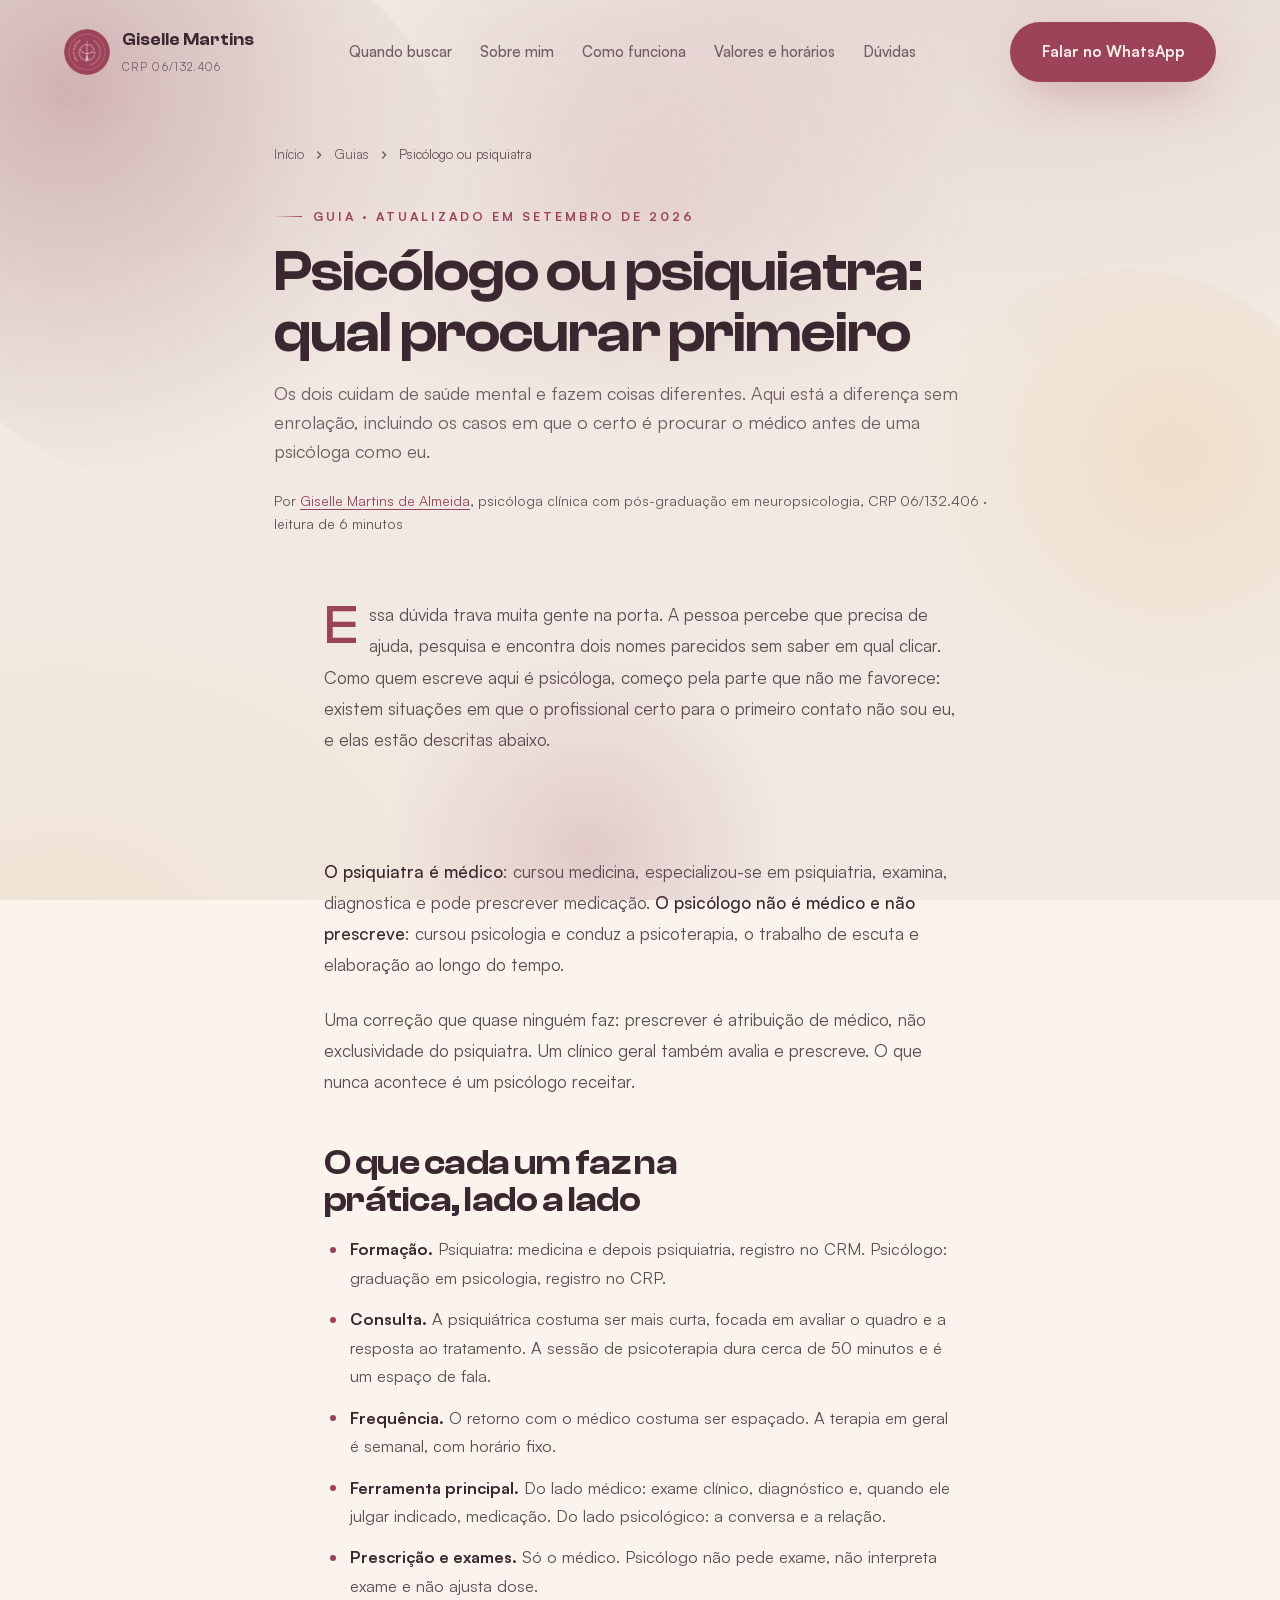
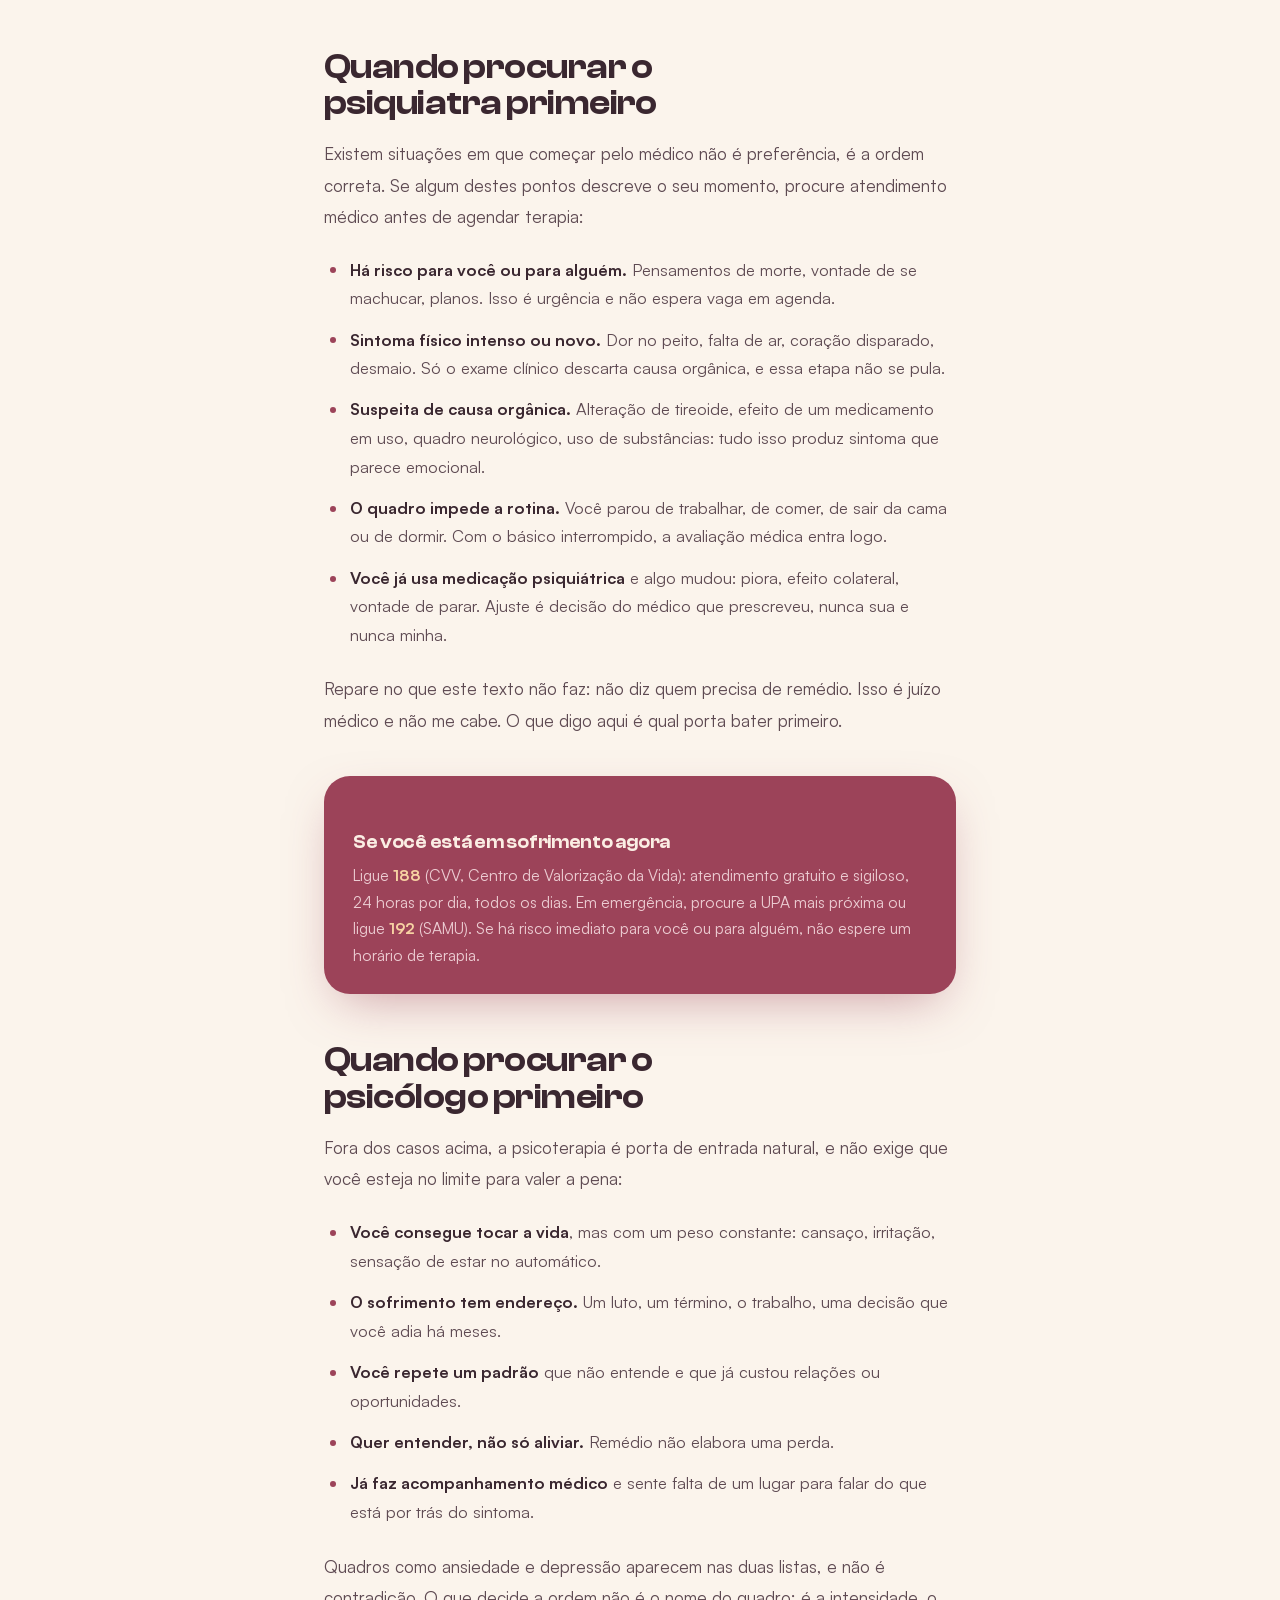
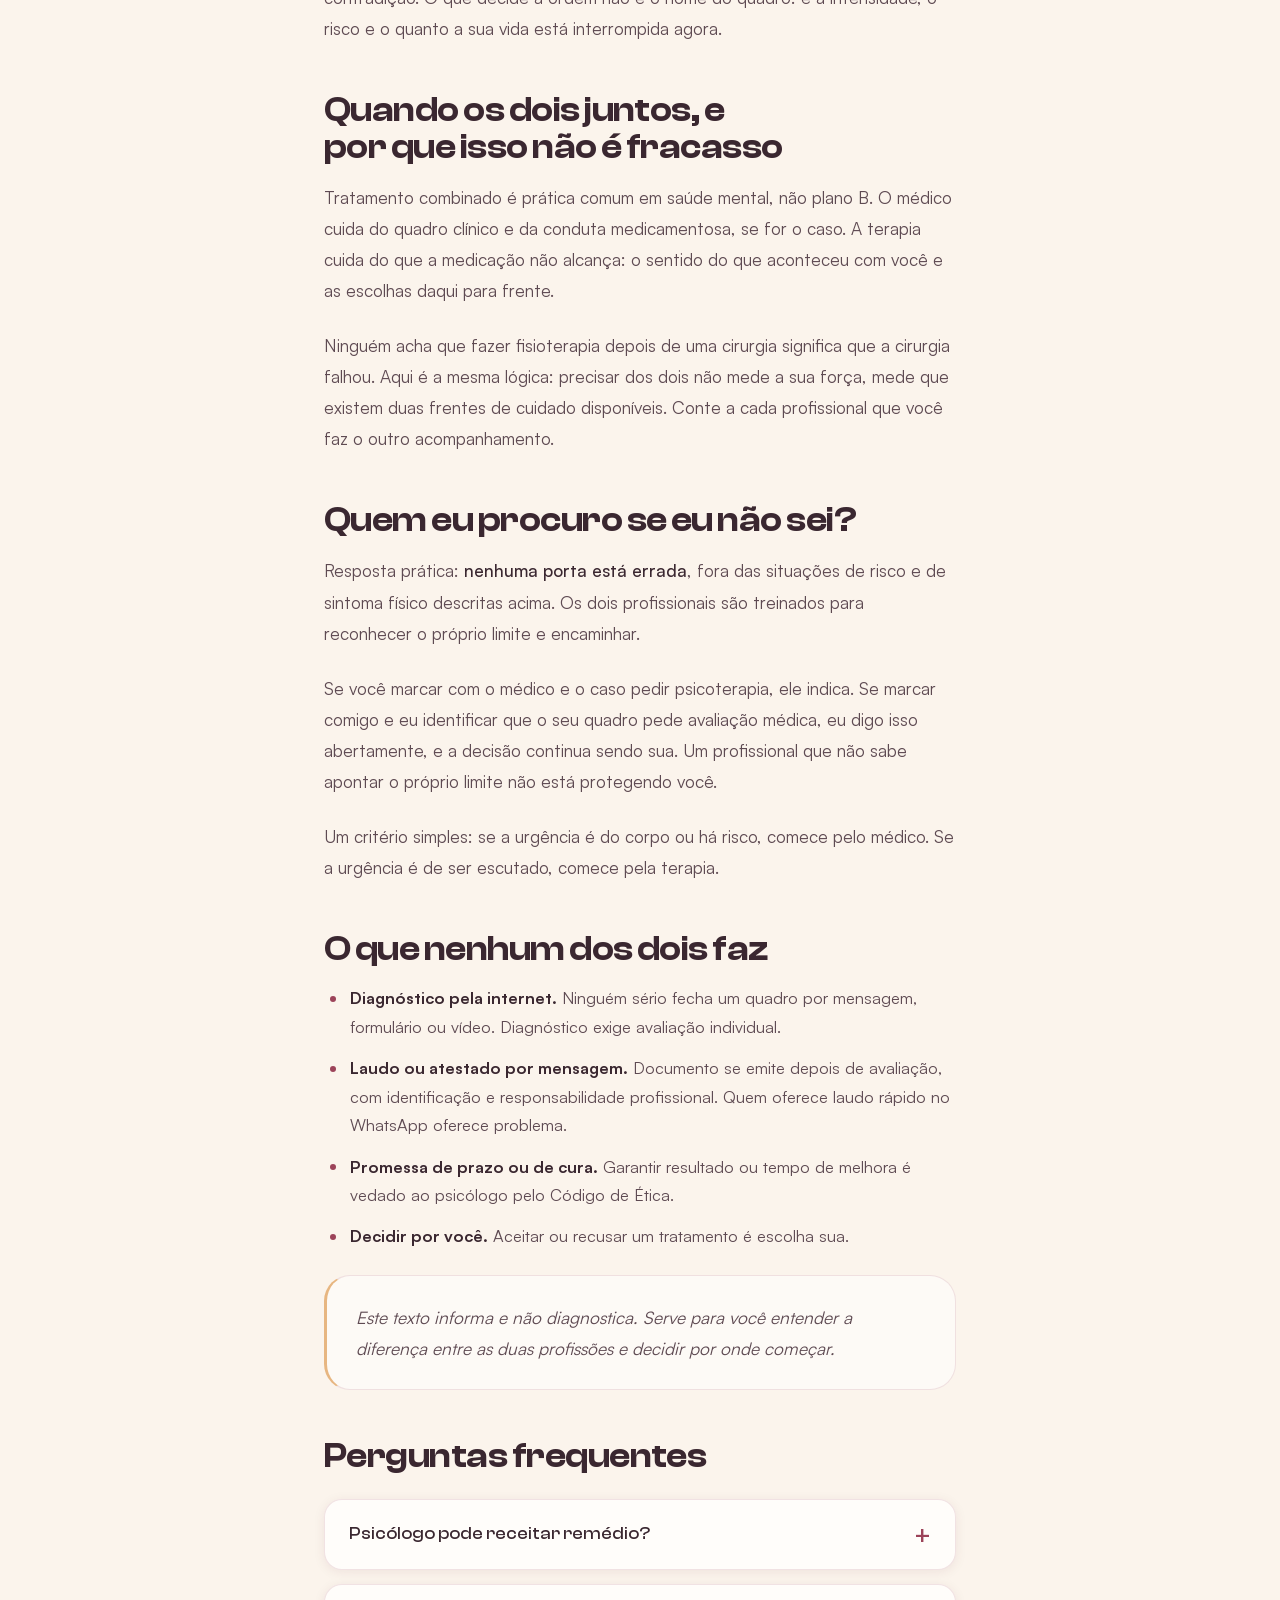
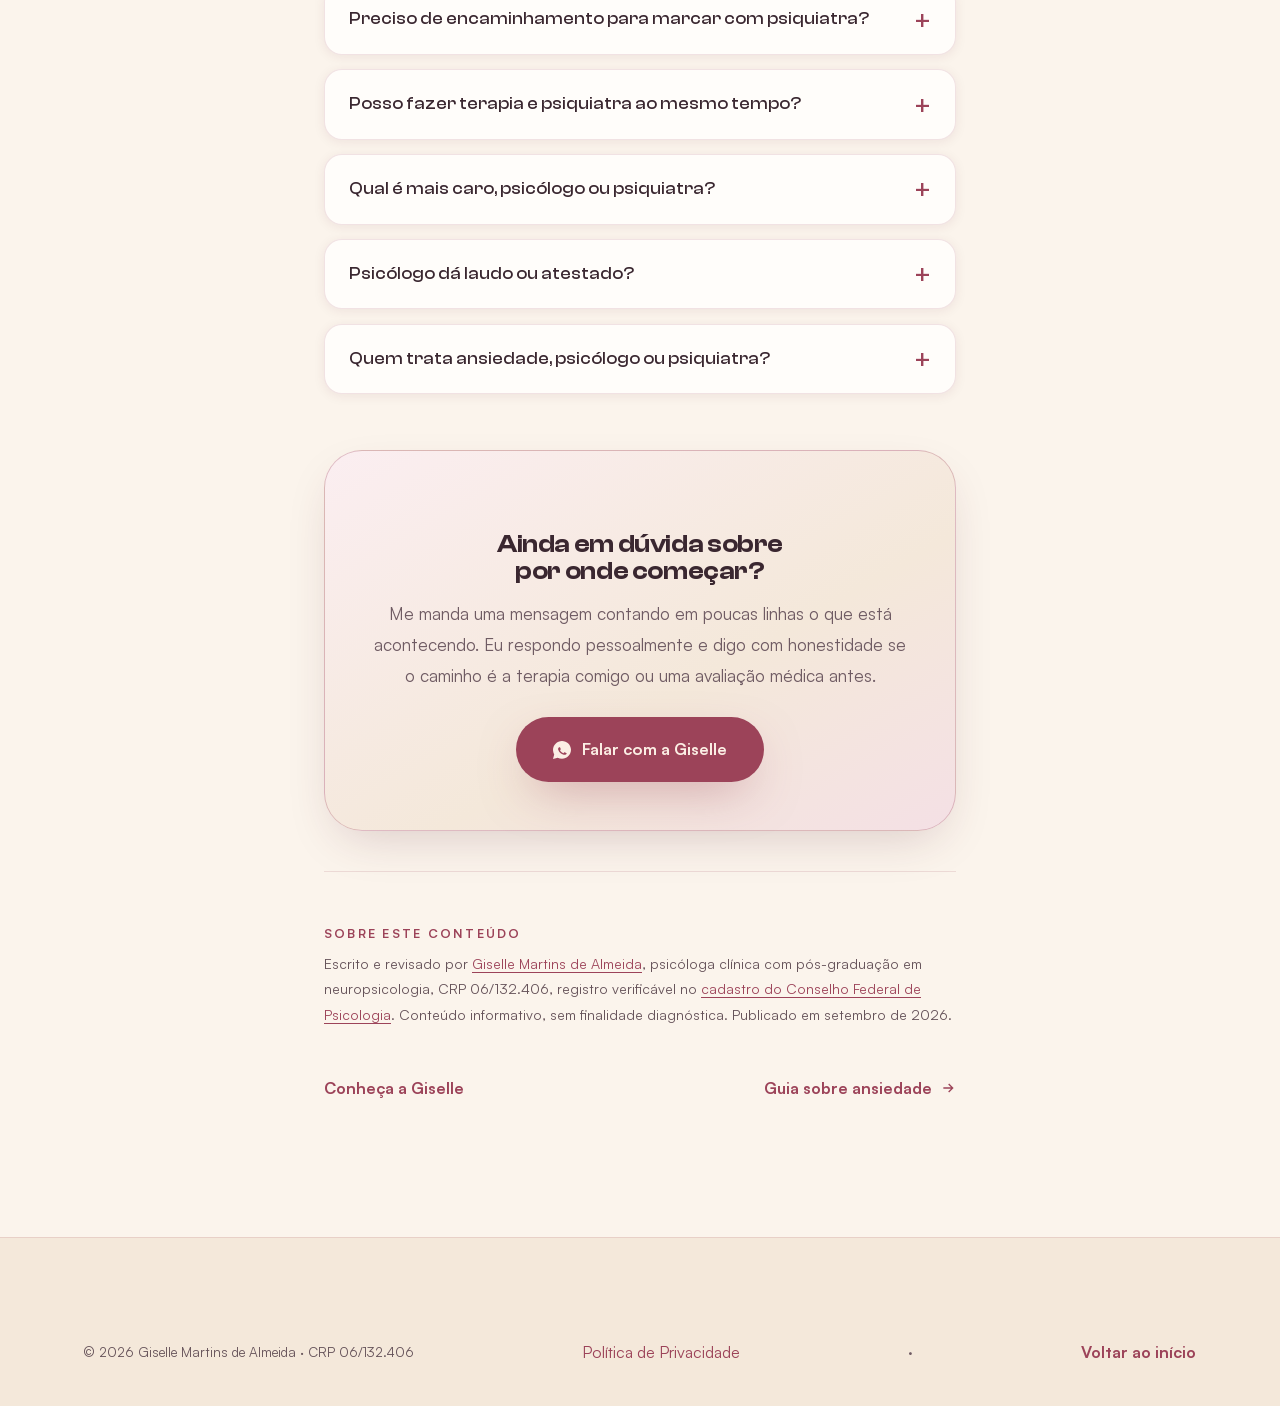
<file: artigos/psicologo-ou-psiquiatra.html>
<!DOCTYPE html>
<html lang="pt-BR">
<head>
  <meta charset="UTF-8" />
  <meta name="viewport" content="width=device-width, initial-scale=1.0" />
  <!-- Google tag (gtag.js), carregada fora do caminho critico.
       O script sao 187 KB e ~163 ms de linha principal. Subir na ociosidade
       (ou no primeiro toque, o que vier antes) tira isso da primeira
       renderizacao sem perder o pageview: o GA4 registra quando ele sobe. -->
  <script>
    window.dataLayer = window.dataLayer || [];
    function gtag(){dataLayer.push(arguments);}
    gtag('js', new Date());
    gtag('config', 'G-RFCD1X5SDE');
    (function () {
      var subiu = false;
      function sobe() {
        if (subiu) return; subiu = true;
        var s = document.createElement('script');
        s.async = true;
        s.src = 'https://www.googletagmanager.com/gtag/js?id=G-RFCD1X5SDE';
        document.head.appendChild(s);
      }
      // quem interage primeiro nao pode ficar sem medicao
      ['pointerdown', 'keydown', 'scroll'].forEach(function (ev) {
        addEventListener(ev, sobe, { once: true, passive: true });
      });
      if ('requestIdleCallback' in window) requestIdleCallback(sobe, { timeout: 3500 });
      else setTimeout(sobe, 2500);
    })();
  </script>
  <title>Psicólogo ou psiquiatra: qual procurar? | Giselle Martins</title>
  <meta name="description" content="Psiquiatra é médico e prescreve, psicólogo faz psicoterapia. Veja quando procurar cada um, quando os dois juntos e quando o médico vem antes." />
  <meta name="theme-color" content="#9c4359" />
  <link rel="icon" href="../favicon.ico" sizes="32x32" />
  <link rel="icon" href="../assets/img/favicon-512.png" type="image/png" sizes="512x512" />
  <link rel="apple-touch-icon" href="../apple-touch-icon.png" />
  <link rel="canonical" href="https://psicologagisellemartins.com.br/artigos/psicologo-ou-psiquiatra.html" />
  <meta property="og:title" content="Psicólogo ou psiquiatra: qual procurar? | Giselle Martins" />
  <meta property="og:description" content="Psiquiatra é médico e prescreve, psicólogo faz psicoterapia. Veja quando procurar cada um, quando os dois juntos e quando o médico vem antes." />
  <meta name="twitter:card" content="summary_large_image" />
  <meta name="twitter:title" content="Psicólogo ou psiquiatra: qual procurar? | Giselle Martins" />
  <meta name="twitter:description" content="Psiquiatra é médico e prescreve, psicólogo faz psicoterapia. Veja quando procurar cada um, quando os dois juntos e quando o médico vem antes." />
  <meta property="og:type" content="article" />
  <meta property="og:locale" content="pt_BR" />
  <meta property="og:url" content="https://psicologagisellemartins.com.br/artigos/psicologo-ou-psiquiatra.html" />
  <meta property="og:image" content="https://psicologagisellemartins.com.br/assets/img/giselle-hero.jpg" />
  <link rel="preload" href="../assets/fonts/clash-display-600.woff2" as="font" type="font/woff2" crossorigin />
  <link rel="preload" href="../assets/fonts/satoshi-400.woff2" as="font" type="font/woff2" crossorigin />
  <!-- css:inline: main.css,article.css --><style>
@font-face {
  font-family: 'Clash Display';
  src: url('/assets/fonts/clash-display-500.woff2') format('woff2');
  font-weight: 500; font-style: normal; font-display: swap;
}
@font-face {
  font-family: 'Clash Display';
  src: url('/assets/fonts/clash-display-600.woff2') format('woff2');
  font-weight: 600; font-style: normal; font-display: swap;
}
@font-face {
  font-family: 'Satoshi';
  src: url('/assets/fonts/satoshi-400.woff2') format('woff2');
  font-weight: 400; font-style: normal; font-display: swap;
}
@font-face {
  font-family: 'Satoshi';
  src: url('/assets/fonts/satoshi-500.woff2') format('woff2');
  font-weight: 500; font-style: normal; font-display: swap;
}
@font-face {
  font-family: 'Satoshi';
  src: url('/assets/fonts/satoshi-700.woff2') format('woff2');
  font-weight: 700; font-style: normal; font-display: swap;
}
:root {
  --wine: #9c4359;
  --wine-700: #883a4d;
  --wine-800: #6f2f40;
  --wine-900: #561f30;
  --wine-soft: #b65f74;
  --mauve: #bc8693;
  --mauve-200: #e3c8cf;
  --gold: #f7d2a3;
  --gold-deep: #e7b681;
  --cream: #fbf4ec;
  --cream-2: #f4e8da;
  --ivory: #fffdfa;
  --sand: #efe2d2;
  --ink: #3a2730;
  --ink-2: #5e4a52;
  --txt: #5e4a52;
  --txt-strong: #3a2730;
  --txt-soft: #6f5b63;
  --txt-faint: #655259;
  --on-wine: #fbeee4;
  --on-wine-soft: #ecccd2;
  --on-wine-faint: #cfa6af;
  --glass: rgba(255, 255, 255, 0.55);
  --glass-strong: rgba(255, 255, 255, 0.8);
  --card: var(--ivory);
  --line: rgba(156, 67, 89, 0.14);
  --line-strong: rgba(156, 67, 89, 0.3);
  --w-glass: rgba(255, 255, 255, 0.08);
  --w-glass-strong: rgba(255, 255, 255, 0.14);
  --w-line: rgba(255, 255, 255, 0.18);
  --w-line-strong: rgba(247, 210, 163, 0.45);
  --glass-border: var(--line);
  --glass-border-strong: var(--line-strong);
  --grad-wine: linear-gradient(135deg, #b65f74 0%, #9c4359 52%, #6f2f40 100%);
  --grad-gold: linear-gradient(135deg, #fbe0bd, #f7d2a3 50%, #e7b681 100%);
  --grad-text: linear-gradient(120deg, #fbe6cc 0%, #f7d2a3 50%, #e7b681 100%);
  --shadow-sm: 0 2px 12px rgba(86, 31, 48, 0.08);
  --shadow-md: 0 18px 50px -16px rgba(86, 31, 48, 0.22);
  --shadow-lg: 0 40px 90px -24px rgba(86, 31, 48, 0.32);
  --glow-wine: 0 18px 50px -16px rgba(156, 67, 89, 0.5);
  --maxw: 1240px;
  --pad: clamp(1.25rem, 5vw, 6rem);
  --radius: 26px;
  --radius-lg: 38px;
  --radius-sm: 14px;
  --sec-top: clamp(3.5rem, 7vw, 6.5rem);
  --sec-bottom: clamp(4.25rem, 8.5vw, 8rem);
  --bar-h: 5.25rem;
  --z-float: 700;
  --z-bar: 750;
  --z-menu: 790;
  --z-nav: 800;
  --ease: cubic-bezier(0.22, 1, 0.36, 1);
  --ease-out: cubic-bezier(0.3, 0, 0.2, 1);
  --t-hover: 160ms;
  --t-state: 240ms;
  --ease-soft: cubic-bezier(0.16, 1, 0.3, 1);
  --font-display: 'Clash Display', 'Satoshi', system-ui, sans-serif;
  --font-body: 'Satoshi', system-ui, -apple-system, sans-serif;
}
*, *::before, *::after { box-sizing: border-box; margin: 0; padding: 0; }
html { -webkit-text-size-adjust: 100%; }
:target, section[id], main[id] { scroll-margin-top: 88px; }
body {
  font-family: var(--font-body);
  background: var(--cream);
  color: var(--txt);
  line-height: 1.65;
  font-weight: 400;
  overflow-x: hidden;
  -webkit-font-smoothing: antialiased;
  text-rendering: optimizeLegibility;
  position: relative;
}
img { max-width: 100%; display: block; height: auto; }
a { color: inherit; text-decoration: none; }
ul { list-style: none; }
button { font-family: inherit; cursor: pointer; }
::selection { background: rgba(188, 134, 147, 0.4); color: var(--wine-900); }
.wrap { width: 100%; max-width: var(--maxw); margin-inline: auto; padding-inline: var(--pad); }
section { position: relative; }
.skip-link {
  position: absolute; left: 1rem; top: -100px; z-index: 1000;
  padding: .8rem 1.3rem; border-radius: 100px;
  background: var(--wine); color: var(--on-wine); font-weight: 600; font-size: .9rem;
  transition: top .25s var(--ease);
}
.skip-link:focus-visible { top: 1rem; }
h1, h2, h3, h4 {
  font-family: var(--font-display); font-weight: 600; line-height: 1.05;
  letter-spacing: -0.015em; color: var(--txt-strong);
  text-wrap: balance;
}
p { text-wrap: pretty; }
.eyebrow {
  font-family: var(--font-body); font-size: 0.78rem; font-weight: 600;
  letter-spacing: 0.24em; text-transform: uppercase; color: var(--wine);
  display: inline-flex; align-items: center; gap: 0.7rem;
}
.eyebrow::before { content: ''; width: 28px; height: 1px; background: linear-gradient(90deg, transparent, var(--wine)); }
.display-1 { font-size: clamp(2.6rem, 7.5vw, 5.6rem); font-weight: 600; letter-spacing: -0.035em; line-height: 1.02; }
.display-2 { font-size: clamp(2rem, 4.4vw, 3.4rem); letter-spacing: -0.025em; line-height: 1.08; }
.lead { font-size: clamp(1.02rem, 1.35vw, 1.2rem); color: var(--txt-soft); font-weight: 400; max-width: 58ch; line-height: 1.62; }
.grad-text { background: var(--grad-text); -webkit-background-clip: text; background-clip: text; -webkit-text-fill-color: transparent; color: transparent; }
.italic-serif { font-style: italic; }
.section-head { max-width: 700px; margin-bottom: clamp(2.2rem, 4.5vw, 3.4rem); }
.section-head h2 { margin: 1rem 0 .9rem; }
.section-head .lead { max-width: 54ch; }
.ambient {
  position: fixed; inset: 0; z-index: -2; overflow: hidden; pointer-events: none;
  transform: translateZ(0);
  contain: paint;
  background:
    radial-gradient(1100px 760px at 80% -10%, rgba(188, 134, 147, 0.22), transparent 60%),
    radial-gradient(900px 680px at 5% 105%, rgba(247, 210, 163, 0.2), transparent 60%),
    var(--cream);
}
.orb { position: absolute; border-radius: 50%; opacity: 0.5; will-change: transform; }
.orb--1 { width: 44vw; height: 44vw; left: -8vw; top: -6vw; background: radial-gradient(circle at 30% 30%, var(--mauve), transparent 70%); animation: drift1 24s var(--ease-soft) infinite alternate; }
.orb--2 { width: 36vw; height: 36vw; right: -6vw; top: 30vh; background: radial-gradient(circle at 60% 40%, var(--gold), transparent 70%); opacity: 0.35; animation: drift2 28s var(--ease-soft) infinite alternate; }
.orb--3 { width: 32vw; height: 32vw; left: 30vw; bottom: -12vw; background: radial-gradient(circle at 50% 50%, var(--wine-soft), transparent 70%); opacity: 0.22; animation: drift3 32s var(--ease-soft) infinite alternate; }
@keyframes drift1 { to { transform: translate3d(8vw, 6vh, 0) scale(1.12); } }
@keyframes drift2 { to { transform: translate3d(-7vw, -5vh, 0) scale(1.1); } }
@keyframes drift3 { to { transform: translate3d(5vw, -8vh, 0) scale(1.18); } }
.grain {
  position: fixed; inset: 0; z-index: -1; pointer-events: none; opacity: 0.04;
  transform: translateZ(0);
  background-image: url("data:image/svg+xml,%3Csvg viewBox='0 0 200 200' xmlns='http://www.w3.org/2000/svg'%3E%3Cfilter id='n'%3E%3CfeTurbulence type='fractalNoise' baseFrequency='0.85' numOctaves='3' stitchTiles='stitch'/%3E%3C/filter%3E%3Crect width='100%25' height='100%25' filter='url(/assets/css/%23n)'/%3E%3C/svg%3E");
}
.nav {
  position: fixed; top: 0; left: 0; right: 0; z-index: 800;
  transform: translateZ(0);
  display: flex; align-items: center; justify-content: space-between;
  padding: 1.4rem var(--pad);
  transition: padding var(--t-state) var(--ease-out), background var(--t-state), border-color var(--t-state), box-shadow var(--t-state);
  border-bottom: 1px solid transparent;
}
.nav.scrolled {
  padding-block: 0.8rem;
  background: rgba(251, 244, 236, 0.96);
  border-bottom: 1px solid var(--line); box-shadow: var(--shadow-sm);
}
.brand { display: flex; align-items: center; gap: 0.75rem; }
.brand__logo { width: 46px; height: 46px; border-radius: 50%; object-fit: cover; box-shadow: var(--glow-wine); }
.brand__name { font-family: var(--font-display); font-weight: 600; font-size: 1.05rem; line-height: 1.05; color: var(--txt-strong); transition: color var(--t-state); }
.brand__crp { font-size: 0.64rem; letter-spacing: 0.18em; color: var(--txt-soft); text-transform: uppercase; transition: color var(--t-state); }
.nav__links { display: flex; align-items: center; gap: 0.35rem; }
.nav__link { position: relative; padding: 0.6rem 1rem; font-size: 0.92rem; font-weight: 500; color: var(--txt-soft); transition: color .35s; }
.nav__link::after { content: ''; position: absolute; left: 1rem; right: 1rem; bottom: 0.35rem; height: 1px; background: var(--wine); transform: scaleX(0); transform-origin: left; transition: transform var(--t-state) var(--ease-out); }
.nav__link:hover { color: var(--wine); }
.nav__link:hover::after { transform: scaleX(1); }
.nav__cta { display: inline-flex; }
.nav__burger { display: none; flex-direction: column; gap: 5px; background: none; border: 0; padding: 8px; }
.nav__burger span { width: 24px; height: 2px; background: var(--wine); border-radius: 2px; transition: var(--t-state) var(--ease-out); }
.mobile-menu {
  position: fixed; inset: 0; z-index: 790;
  background: rgba(111, 47, 64, 0.985);
  display: flex; flex-direction: column; justify-content: center; align-items: center; gap: 0.5rem;
  opacity: 0; visibility: hidden; transition: opacity var(--t-state) var(--ease-out), visibility var(--t-state);
}
.mobile-menu.open { opacity: 1; visibility: visible; }
.mobile-menu a { font-family: var(--font-display); font-size: clamp(1.6rem, 6.2vw, 2.2rem); color: var(--on-wine); padding: 0.35rem; transition: color .3s; }
.mobile-menu a:hover { color: var(--gold); }
.mobile-menu__cta {
  margin-top: 1.2rem; padding: .85rem 1.8rem !important; border-radius: 100px;
  background: var(--gold); color: var(--wine-900) !important;
  font-size: 1.15rem !important; font-weight: 600;
}
body.menu-open { overflow: hidden; }
.btn {
  position: relative; display: inline-flex; align-items: center; gap: 0.65rem;
  padding: 1rem 1.9rem; border-radius: 100px; font-weight: 600; font-size: 0.96rem;
  border: 1px solid transparent; overflow: hidden; isolation: isolate;
  transition: transform var(--t-hover) var(--ease-out), box-shadow var(--t-hover) var(--ease-out), color var(--t-hover) var(--ease-out), background var(--t-hover) var(--ease-out), border-color var(--t-hover) var(--ease-out);
}
.btn svg { width: 18px; height: 18px; }
.btn--primary { background: var(--wine); color: var(--on-wine); box-shadow: var(--glow-wine); }
.btn--primary::before { content: ''; position: absolute; inset: 0; z-index: -1; background: var(--grad-wine); opacity: 0; transition: opacity var(--t-hover) var(--ease-out); }
.btn--primary:hover { transform: translateY(-3px); box-shadow: 0 22px 50px -14px rgba(156,67,89,0.65); }
.btn--primary:hover::before { opacity: 1; }
.btn:active { transform: translateY(0) scale(.985); transition-duration: .08s; }
.btn--ghost { background: transparent; color: var(--wine); border-color: var(--line-strong); }
.btn--ghost:hover { border-color: var(--wine); background: rgba(156,67,89,0.06); transform: translateY(-3px); }
.btn--lg { padding: 1.15rem 2.3rem; font-size: 1.02rem; }
.link-arrow { display: inline-flex; align-items: center; gap: 0.5rem; color: var(--wine); font-weight: 600; }
.link-arrow svg { width: 16px; transition: transform .35s var(--ease); }
.link-arrow:hover svg { transform: translateX(5px); }
.hero {
  min-height: 100svh; display: flex; align-items: center;
  padding-top: 6.5rem; padding-bottom: 2.5rem; overflow: hidden;
  background: linear-gradient(180deg, #fdf8f2 0%, var(--cream) 55%, #f6ebdf 100%);
  color: var(--ink);
}
.hero::before {
  content: ''; position: absolute; right: -8%; top: 50%; translate: 0 -50%;
  width: 60vw; height: 60vw; max-width: 760px; max-height: 760px; z-index: 0; opacity: 0.05;
  background: url('/assets/img/gm-simbolo-wine.png') center/contain no-repeat;
}
.hero::after {
  content: ''; position: absolute; inset: 0; z-index: 0; pointer-events: none;
  background: radial-gradient(900px 520px at 72% -5%, rgba(188,134,147,0.22), transparent 60%);
}
.hero h1, .hero h2 { color: var(--ink); }
.hero .grad-text { display: inline-block; padding-right: 0.14em; margin-right: -0.06em; background: linear-gradient(120deg, var(--wine), var(--mauve)); -webkit-background-clip: text; background-clip: text; -webkit-text-fill-color: transparent; color: transparent; }
.hero .lead { color: var(--txt-soft); }
.hero__grid { position: relative; z-index: 2; display: grid; grid-template-columns: 1.1fr 0.9fr; gap: clamp(2rem, 4.5vw, 4.5rem); align-items: center; width: 100%; }
.hero__content { position: relative; z-index: 2; }
.hero h1 { margin: 0.7rem 0 0.9rem; font-size: clamp(2.05rem, 3.9vw, 3.35rem); letter-spacing: -0.03em; line-height: 1.04; }
.hero .lead { font-size: clamp(1rem, 1.2vw, 1.1rem); max-width: 50ch; }
.hero .lead b { display: block; margin-top: .7rem; color: var(--txt-strong); font-weight: 500; }
.hero h1 .line { display: block; overflow: hidden; padding-bottom: 0.08em; }
.hero h1 .line > span { display: block; transform: translateY(110%); animation: heroLine 1.1s var(--ease) forwards; }
.hero h1 .line:nth-child(2) > span { animation-delay: .12s; }
.hero h1 .line:nth-child(3) > span { animation-delay: .24s; }
@keyframes heroLine { to { transform: translateY(0); } }
.hero__intro { opacity: 0; animation: fadeUp 1s var(--ease) .5s forwards; }
.hero__actions { display: flex; flex-wrap: wrap; gap: .8rem; margin-top: 1.2rem; opacity: 0; animation: fadeUp 1s var(--ease) .65s forwards; }
.hero__micro { margin-top: .75rem; font-size: .82rem; line-height: 1.55; color: var(--txt-soft); opacity: 0; animation: fadeUp 1s var(--ease) .8s forwards; }
.hero__id { display: none; align-items: center; gap: .8rem; opacity: 0; animation: fadeUp 1s var(--ease) .35s forwards; }
.hero__id img { width: 58px; height: 58px; border-radius: 50%; object-fit: cover; object-position: center 18%; border: 2px solid var(--ivory); box-shadow: var(--shadow-md); flex-shrink: 0; }
.hero__id b { display: block; font-family: var(--font-display); font-size: 1.05rem; font-weight: 600; color: var(--txt-strong); line-height: 1.2; }
.hero__id span { font-size: .78rem; letter-spacing: .1em; text-transform: uppercase; color: var(--wine); }
@keyframes fadeUp { from { opacity: 0; transform: translateY(24px); } to { opacity: 1; transform: none; } }
.hero__portrait { position: relative; z-index: 1; opacity: 0; animation: fadeUp 1.2s var(--ease) .4s forwards; }
.portrait-card {
  position: relative; border-radius: var(--radius-lg); overflow: hidden;
  border: 1px solid var(--line-strong); box-shadow: var(--shadow-lg);
  background: var(--ivory); animation: floaty 7s var(--ease-soft) infinite alternate;
}
.portrait-card img { width: 100%; aspect-ratio: 4/5; object-fit: cover; object-position: center 18%; }
.portrait-card::after { content: ''; position: absolute; inset: 0; background: linear-gradient(180deg, rgba(86,31,48,0.05) 0%, transparent 32%, transparent 56%, rgba(86,31,48,0.62)); }
.portrait-badge {
  position: absolute; right: 1rem; bottom: 1rem; z-index: 4;
  display: flex; align-items: center; gap: 0.6rem; padding: 0.65rem 0.95rem; border-radius: 100px;
  background: rgba(255,255,255,0.94); border: 1px solid rgba(255,255,255,0.6); max-width: calc(100% - 2rem); box-shadow: var(--shadow-sm);
}
.portrait-badge i { width: 9px; height: 9px; border-radius: 50%; background: #3fae6b; box-shadow: 0 0 12px #6fd49a; flex-shrink: 0; animation: pulse 2s infinite; }
.portrait-badge span { font-size: 0.78rem; color: var(--wine-900); font-weight: 500; line-height: 1.25; }
@keyframes pulse { 0%,100%{opacity:1;} 50%{opacity:.35;} }
@keyframes floaty { to { transform: translateY(-12px); } }
.hero__chip {
  position: absolute; z-index: 4; padding: 0.6rem 0.95rem; border-radius: 14px;
  background: rgba(255,255,255,0.93);
  border: 1px solid var(--line-strong); font-size: 0.8rem; color: var(--ink); box-shadow: var(--shadow-md); white-space: nowrap;
}
.hero__chip--2 { top: 1rem; right: 1rem; left: auto; bottom: auto; animation: floaty 6s var(--ease-soft) .6s infinite alternate-reverse; }
.hero__chip b { color: var(--wine); }
.scroll-hint { position: absolute; left: 50%; bottom: 2rem; translate: -50% 0; z-index: 3; display: flex; flex-direction: column; align-items: center; gap: 0.6rem; font-size: 0.68rem; letter-spacing: 0.3em; text-transform: uppercase; color: var(--txt-faint); opacity: 0; animation: fadeUp 1s 1.1s forwards; }
.scroll-hint i { width: 1px; height: 46px; background: linear-gradient(var(--wine), transparent); position: relative; overflow: hidden; }
.scroll-hint i::after { content:''; position:absolute; top:-50%; left:0; width:100%; height:50%; background:var(--wine); animation: scrollDot 1.8s var(--ease) infinite; }
@keyframes scrollDot { to { top: 100%; } }
.reveal { opacity: 0; transform: translateY(40px); transition: opacity 1s var(--ease), transform 1s var(--ease); }
.reveal.in { opacity: 1; transform: none; }
.reveal[data-delay="1"] { transition-delay: .1s; }
.reveal[data-delay="2"] { transition-delay: .2s; }
.reveal[data-delay="3"] { transition-delay: .3s; }
.reveal[data-delay="4"] { transition-delay: .4s; }
.section-pad { padding-block: var(--sec-top) var(--sec-bottom); }
.section--tint {
  background: linear-gradient(180deg, transparent, rgba(239,226,210,.55) 12%, rgba(239,226,210,.55) 88%, transparent);
}
.about__grid { display: grid; grid-template-columns: 0.9fr 1.1fr; gap: clamp(2.5rem, 6vw, 5.5rem); align-items: center; }
.about__media { position: relative; }
.about__photo { border-radius: var(--radius-lg); overflow: hidden; border: 1px solid var(--line); box-shadow: var(--shadow-lg); }
.about__photo img { width: 100%; aspect-ratio: 4/5; object-fit: cover; transition: transform 1.2s var(--ease); }
.about__media:hover .about__photo img { transform: scale(1.05); }
.about__quote {
  position: absolute; right: -1.5rem; bottom: -1.5rem; max-width: 280px; padding: 1.4rem 1.6rem; border-radius: 22px;
  background: var(--wine); color: var(--on-wine); box-shadow: var(--glow-wine);
}
.about__quote p { font-family: var(--font-display); font-style: italic; font-size: 1rem; color: var(--on-wine); line-height: 1.4; }
.about__quote cite { display: block; margin-top: 0.7rem; font-size: 0.78rem; color: var(--gold); font-style: normal; }
.about__text p { color: var(--txt); margin-bottom: 1.2rem; }
.about__text p strong { color: var(--txt-strong); font-weight: 600; }
.credentials { display: grid; gap: 0.2rem; margin: 2rem 0; }
.credential { display: flex; gap: 0.9rem; align-items: flex-start; padding: 0.9rem 0; border-top: 1px solid var(--line); }
.credential svg { width: 22px; height: 22px; color: var(--wine); flex-shrink: 0; margin-top: 2px; }
.credential b { color: var(--txt-strong); font-weight: 600; display: block; }
.credential span { font-size: 0.88rem; color: var(--txt-faint); }
.space-text .lead { margin-bottom: 1.6rem; }
.space-gallery { display: grid; grid-template-columns: 1fr 1fr; grid-template-rows: auto auto; gap: 1rem; width: 100%; max-width: 500px; margin-inline: auto; }
.space-gallery figure { border-radius: var(--radius); overflow: hidden; border: 1px solid var(--line); box-shadow: var(--shadow-md); }
.space-gallery figure img { width: 100%; height: 100%; object-fit: cover; transition: transform 1s var(--ease); }
.space-gallery figure:hover img { transform: scale(1.06); }
.space-gallery .g-main { grid-column: 1 / -1; aspect-ratio: 16/10; }
.space-gallery .g-a, .space-gallery .g-b { aspect-ratio: 1/1; }
.cta {
  position: relative; border-radius: var(--radius-lg); overflow: hidden;
  padding: clamp(3.2rem, 7vw, 5.8rem) clamp(1.5rem, 6vw, 5rem); text-align: center;
  background: var(--grad-wine);
  box-shadow: 0 40px 90px -30px rgba(86, 31, 48, 0.55);
}
.cta::before { content: ''; position: absolute; right: -6%; top: -40%; width: 55%; height: 180%; z-index: 0; opacity: 0.09; background: url('/assets/img/gm-simbolo-branco.webp') center/contain no-repeat; }
.cta::after { content: ''; position: absolute; inset: 0; z-index: 0; pointer-events: none; background: radial-gradient(760px circle at 50% -25%, rgba(247,210,163,0.22), transparent 62%); }
.cta > * { position: relative; z-index: 1; }
.cta h2 { margin-bottom: 1.2rem; color: var(--on-wine); }
.cta .eyebrow { justify-content: center; color: var(--gold); }
.cta .eyebrow::before { background: linear-gradient(90deg, transparent, var(--gold)); }
.cta .lead { margin: 0 auto; color: var(--on-wine-soft); }
.cta__actions { display: flex; gap: .9rem; justify-content: center; flex-wrap: wrap; }
.cta .hero__micro { color: var(--on-wine-faint); animation: none; opacity: 1; }
.cta .btn--primary { background: var(--grad-gold); color: var(--wine-900); box-shadow: 0 18px 44px -14px rgba(0,0,0,.45); }
.cta .btn--primary::before { display: none; }
.cta .btn--primary:hover { box-shadow: 0 24px 54px -14px rgba(0,0,0,.55); }
.cta .btn--ghost { background: rgba(255,255,255,0.08); color: var(--on-wine); border-color: var(--w-line); }
.cta .btn--ghost:hover { background: rgba(255,255,255,0.16); border-color: var(--w-line-strong); }
.footer { background: var(--cream-2); color: var(--txt-soft); border-top: 1px solid var(--line); padding-top: clamp(3rem, 6vw, 4.5rem); padding-bottom: 2.5rem; }
.footer__grid { display: grid; grid-template-columns: 1.6fr 1fr 1.1fr; gap: 2rem clamp(2rem, 5vw, 4rem); margin-bottom: 2.5rem; }
.footer .brand__name { color: var(--txt-strong); }
.footer .brand__crp { color: var(--txt-faint); }
.footer__brand p { color: var(--txt-soft); max-width: 34ch; margin-top: 1rem; font-size: 0.92rem; }
.footer h4, .footer__col h2 { font-size: 0.8rem; letter-spacing: 0.2em; text-transform: uppercase; color: var(--wine); margin-bottom: 1.1rem; font-family: var(--font-body); font-weight: 600; line-height: 1.4; }
.footer__col a, .footer__col p { display: block; color: var(--txt-soft); padding: 0.35rem 0; font-size: 0.95rem; transition: color .3s; }
.footer__col a:hover { color: var(--wine); }
.socials { display: flex; gap: 0.7rem; margin-top: 1.4rem; }
.socials a { width: 42px; height: 42px; border-radius: 12px; display: grid; place-items: center; background: var(--ivory); border: 1px solid var(--line); color: var(--wine); transition: var(--t-hover) var(--ease-out); }
.socials a:hover { background: var(--wine); border-color: var(--wine); color: var(--ivory); transform: translateY(-3px); }
.socials svg { width: 18px; height: 18px; }
.footer__bottom { display: flex; justify-content: space-between; align-items: center; gap: 1rem; flex-wrap: wrap; padding-top: 1.8rem; border-top: 1px solid var(--line); }
.footer__bottom p { font-size: 0.84rem; color: var(--txt-faint); }
.footer__bottom a { color: var(--wine); }
.wa-float { position: fixed; right: 1.5rem; bottom: calc(1.5rem + env(safe-area-inset-bottom)); z-index: 700; width: 60px; height: 60px; border-radius: 50%; display: grid; place-items: center; background: #25D366; box-shadow: 0 12px 30px -8px rgba(37,211,102,0.6); transition: transform var(--t-hover) var(--ease-out); }
.wa-float::before { content:''; position:absolute; inset:0; border-radius:50%; border:2px solid #25D366; animation: pulseRing 2.4s infinite; }
.wa-float:hover { transform: scale(1.08); }
.wa-float svg { width: 32px; height: 32px; fill: #fff; }
@keyframes pulseRing { 0%{transform:scale(1);opacity:.7;} 100%{transform:scale(1.7);opacity:0;} }
.mobile-cta {
  position: fixed; left: 0; right: 0; bottom: 0; z-index: 750; display: none;
  padding: .65rem 1rem calc(.65rem + env(safe-area-inset-bottom));
  background: rgba(251, 244, 236, 0.97);
  border-top: 1px solid var(--line); box-shadow: 0 -8px 30px -18px rgba(86, 31, 48, 0.4);
}
.mobile-cta .btn { width: 100%; justify-content: center; min-height: 52px; }
@media (prefers-reduced-motion: reduce) {
  *, *::before, *::after { animation-duration: .001ms !important; animation-iteration-count: 1 !important; transition-duration: .001ms !important; scroll-behavior: auto !important; }
  .orb { animation: none; }
}
:focus-visible { outline: 2px solid var(--wine); outline-offset: 3px; border-radius: 4px; }
.mobile-cta a:focus-visible { outline-offset: -3px; }
.hero__assur { display: flex; flex-wrap: wrap; gap: 0.5rem; margin: 0.8rem 0; opacity: 0; animation: fadeUp 1s var(--ease) .75s forwards; }
.hero__assur span { display: inline-flex; align-items: center; gap: 0.4rem; padding: 0.4rem 0.82rem; border-radius: 100px; background: rgba(255,255,255,0.6); border: 1px solid var(--line); font-size: 0.8rem; color: var(--ink); }
.hero__assur svg { width: 15px; height: 15px; color: var(--wine); flex-shrink: 0; }
.inline-cta {
  display: flex; align-items: center; justify-content: space-between; gap: 1.5rem; flex-wrap: wrap;
  margin-top: clamp(2rem, 4vw, 3rem); padding: 1.5rem 1.8rem; border-radius: var(--radius);
  background: var(--ivory); border: 1px solid var(--line-strong); box-shadow: var(--shadow-sm);
}
.inline-cta p { margin: 0; max-width: 48ch; color: var(--txt-strong); font-weight: 500; font-size: 1.02rem; }
.inline-cta .btn { flex-shrink: 0; }
.inline-cta svg { width: 18px; height: 18px; }
.practical { gap: 0.2rem clamp(1.5rem, 4vw, 3.5rem); }
.proof-bar { border-block: 1px solid var(--line); background: rgba(255,255,255,.45); }
.proof-bar .wrap { display: grid; grid-template-columns: repeat(4, minmax(0, 1fr)); gap: 1rem clamp(1.5rem, 4vw, 3.5rem); padding-block: clamp(1.5rem, 3vw, 2.2rem); }
.proof {
  display: grid; grid-template-columns: 22px 1fr; gap: 0 .8rem; align-items: center;
  font-size: .88rem; color: var(--txt-soft); line-height: 1.4;
}
.proof svg { width: 22px; height: 22px; color: var(--wine); }
.proof b { display: block; color: var(--txt-strong); font-weight: 600; font-size: .93rem; }
.proof a { color: var(--wine); text-decoration: underline; text-underline-offset: 3px; }
.needs { display: grid; grid-template-columns: repeat(2, minmax(0, 1fr)); gap: .2rem clamp(2rem, 5vw, 4rem); }
.need {
  display: grid; grid-template-columns: 42px 1fr; gap: 0 1rem; align-items: start;
  padding: 1.3rem 0; border-top: 1px solid var(--line);
  transition: border-color var(--t-state) var(--ease-out);
}
.need:hover { border-color: var(--line-strong); }
.need__icon {
  grid-row: span 2; width: 42px; height: 42px; border-radius: 12px;
  display: grid; place-items: center; color: var(--wine);
  background: linear-gradient(140deg, rgba(156,67,89,0.09), rgba(247,210,163,0.2));
  transition: background var(--t-state) var(--ease-out), color var(--t-state) var(--ease-out);
}
.need:hover .need__icon { background: var(--wine); color: var(--gold); }
.need__icon svg { width: 21px; height: 21px; }
.need h3 { font-size: 1.02rem; margin: .1rem 0 .3rem; color: var(--ink); letter-spacing: -.01em; }
.need p { font-size: 0.9rem; color: var(--txt-soft); line-height: 1.55; }
.needs-note { margin-top: 2.2rem; display: flex; flex-wrap: wrap; align-items: center; gap: 0.6rem 1.2rem; color: var(--txt-soft); font-size: .94rem; }
.needs-note .reads { display: inline-flex; flex-wrap: wrap; gap: 0.4rem 1rem; }
.needs-note .reads a { color: var(--wine); font-weight: 500; }
.needs-note .reads a:hover { text-decoration: underline; }
.steps { display: grid; gap: 0; }
.step { position: relative; padding: 0 0 1.7rem 3.3rem; }
.step::before {
  content: ''; position: absolute; left: 19px; top: 40px; bottom: 0; width: 1px;
  background: var(--line-strong);
}
.step:last-child::before { background: linear-gradient(180deg, var(--line-strong), transparent); }
.step:last-child { padding-bottom: 0; }
.step__n {
  position: absolute; left: 0; top: 0; margin: 0;
  font-family: var(--font-display); font-size: .95rem; font-weight: 600; color: var(--on-wine);
  display: grid; place-items: center; width: 40px; height: 40px; border-radius: 50%;
  background: var(--wine); border: 4px solid var(--cream); box-shadow: var(--glow-wine);
}
.step h3 { font-size: 1.08rem; margin-bottom: 0.4rem; color: var(--ink); letter-spacing: -.01em; }
.step p { font-size: 0.94rem; color: var(--txt-soft); }
@media (min-width: 860px) {
  .steps--row { grid-template-columns: repeat(4, 1fr); gap: clamp(1.2rem, 2.5vw, 2rem); }
  .steps--row .step { padding: 3.4rem 0 0; }
  .steps--row .step::before {
    left: 0; right: calc(-1 * clamp(1.2rem, 2.5vw, 2rem)); top: 20px;
    bottom: auto; width: auto; height: 1px;
    background: var(--line-strong);
  }
  .steps--row .step:last-child::before { right: 0; background: linear-gradient(90deg, var(--line-strong), transparent); }
  .steps--row .step p { max-width: 34ch; }
}
.process-grid { display: grid; grid-template-columns: 1.05fr 0.95fr; gap: clamp(2rem, 5vw, 4rem); align-items: center; margin-top: clamp(2.5rem, 5vw, 4rem); }
.trust { display: grid; grid-template-columns: repeat(2, minmax(0, 1fr)); gap: 0.2rem clamp(1.5rem, 4vw, 3.5rem); }
.trust__item { display: grid; grid-template-columns: 24px 1fr; gap: 0 .85rem; align-items: start; padding: 1.05rem 0; border-top: 1px solid var(--line); }
.trust__item svg { grid-row: span 2; width: 22px; height: 22px; color: var(--wine); margin-top: 3px; }
.trust__item b { color: var(--txt-strong); font-weight: 600; display: block; margin-bottom: .12rem; }
.trust__item span { font-size: 0.89rem; color: var(--txt-soft); line-height: 1.55; }
.trust__item--key { border-top-color: var(--line-strong); }
.trust__item--key b { color: var(--wine); }
.faq { display: grid; gap: 0.9rem; max-width: 840px; margin-inline: auto; }
.faq details { background: var(--card); border: 1px solid var(--line); border-radius: 18px; padding: 0 1.5rem; box-shadow: var(--shadow-sm); transition: border-color var(--t-state) var(--ease-out), box-shadow var(--t-state) var(--ease-out); }
.faq details[open] { border-color: var(--line-strong); box-shadow: var(--shadow-md); }
.faq summary { list-style: none; cursor: pointer; padding: 1.25rem 0; font-family: var(--font-display); font-weight: 500; font-size: 1.08rem; color: var(--ink); display: flex; justify-content: space-between; gap: 1.2rem; align-items: center; }
.faq summary::-webkit-details-marker { display: none; }
.faq summary::after { content: '+'; font-family: var(--font-body); font-size: 1.6rem; line-height: 1; color: var(--wine); transition: transform var(--t-state) var(--ease-out); }
.faq details[open] summary::after { transform: rotate(45deg); }
.faq__a { padding: 0 0 1.4rem; color: var(--txt-soft); font-size: 0.98rem; line-height: 1.75; max-width: 64ch; }
@media (hover: none) { .faq summary { cursor: pointer; } }
@media (max-width: 1024px) {
  .process-grid { grid-template-columns: 1fr; }
  .trust { grid-template-columns: 1fr; }
}
.section-head--center { text-align: center; margin-inline: auto; }
.section-head--center .eyebrow { justify-content: center; }
.section-head--center .lead { margin-inline: auto; }
.h-md { font-family: var(--font-display); font-size: clamp(1.6rem, 2.8vw, 2.1rem); letter-spacing: -.02em; line-height: 1.12; margin-bottom: .9rem; color: var(--txt-strong); }
.link-inline { color: var(--wine); text-decoration: underline; text-underline-offset: 3px; text-decoration-thickness: 1px; }
.link-inline:hover { text-decoration-thickness: 2px; }
.space-text__note { margin-top: 1.4rem; padding-top: 1.1rem; border-top: 1px solid var(--line); font-size: .86rem; color: var(--txt-faint); letter-spacing: .02em; }
.fibers {
  position: absolute; inset: 0; z-index: 0; width: 100%; height: 100%;
  pointer-events: none; opacity: 0;
  transition: opacity 1.2s var(--ease);
  mask-image: radial-gradient(120% 100% at 70% 40%, #000 25%, transparent 78%);
}
.fibers.on { opacity: .34; }
@media (prefers-reduced-motion: reduce) { .fibers { display: none; } }
.glow-card {
  --edge-proximity: 0;
  --cursor-angle: 45deg;
  --edge-sens: 28;
  position: relative; isolation: isolate;
  transform: translate3d(0, 0, .01px);
}
.glow-card::after {
  content: ''; position: absolute; inset: -1px; border-radius: inherit;
  pointer-events: none; z-index: 2;
  border: 1px solid transparent;
  background:
    conic-gradient(from 210deg, var(--wine), var(--gold-deep) 30%, var(--mauve) 55%, var(--wine) 80%, var(--wine))
    border-box;
  -webkit-mask:
    linear-gradient(#000 0 0) padding-box exclude,
    linear-gradient(#000 0 0) border-box;
  mask:
    linear-gradient(#000 0 0) padding-box,
    linear-gradient(#000 0 0) border-box;
  mask-composite: exclude;
  -webkit-mask-composite: xor;
  opacity: calc((var(--edge-proximity) - var(--edge-sens)) / (100 - var(--edge-sens)));
  transition: opacity .3s ease-out;
}
.glow-card::before {
  content: ''; position: absolute; inset: -14px; border-radius: inherit;
  pointer-events: none; z-index: -1;
  box-shadow: 0 0 24px 2px rgba(156, 67, 89, .28), 0 0 60px 6px rgba(231, 182, 129, .18);
  -webkit-mask-image: conic-gradient(from var(--cursor-angle) at center, #000 3%, transparent 12%, transparent 88%, #000 97%);
  mask-image: conic-gradient(from var(--cursor-angle) at center, #000 3%, transparent 12%, transparent 88%, #000 97%);
  opacity: calc((var(--edge-proximity) - var(--edge-sens)) / (100 - var(--edge-sens)));
  transition: opacity .35s ease-out;
}
@media (hover: none) { .glow-card::before, .glow-card::after { display: none; } }
.dock {
  position: fixed; left: 50%; bottom: 1.25rem; translate: -50% 0; z-index: var(--z-bar);
  display: none; align-items: flex-end; gap: .45rem;
  padding: .5rem .6rem; border-radius: 20px;
  background: rgba(251, 244, 236, .92);
  border: 1px solid var(--line-strong); box-shadow: var(--shadow-md);
  opacity: 0; transform: translateY(14px); pointer-events: none;
  transition: opacity var(--t-state) var(--ease-out), transform var(--t-state) var(--ease-out);
}
.dock.on { opacity: 1; transform: none; pointer-events: auto; }
@media (min-width: 900px) and (hover: hover) { .dock { display: flex; } }
.dock__item {
  --s: 44px;
  position: relative; flex: 0 0 auto;
  width: var(--s); height: var(--s); border-radius: 13px;
  display: grid; place-items: center;
  background: var(--ivory); border: 1px solid var(--line); color: var(--wine);
  transition: background .3s, color .3s, border-color .3s;
}
.dock__item svg { width: 45%; height: 45%; }
.dock__item:hover { background: var(--wine); border-color: var(--wine); color: var(--gold); }
.dock__item--cta { background: var(--wine); border-color: var(--wine); color: var(--on-wine); box-shadow: var(--glow-wine); }
.dock__item--cta:hover { background: var(--wine-800); color: var(--gold); }
.dock__item[aria-current="true"] { border-color: var(--wine); box-shadow: inset 0 0 0 1px var(--wine); }
.dock__label {
  position: absolute; bottom: calc(100% + 10px); left: 50%; translate: -50% 4px;
  padding: .3rem .65rem; border-radius: 8px; white-space: nowrap;
  background: var(--wine-900); color: var(--on-wine); font-size: .76rem; font-weight: 500;
  opacity: 0; pointer-events: none; transition: opacity .2s, translate .2s var(--ease);
}
.dock__item:hover .dock__label, .dock__item:focus-visible .dock__label { opacity: 1; translate: -50% 0; }
@media (prefers-reduced-motion: reduce) { .dock__item { --s: 44px !important; } }
@media (min-width: 900px) and (hover: hover) { .wa-float { display: none; } }
.hero__actions .btn--lg { padding-inline: 1.9rem; }
@media (min-width: 1025px) { .hero__grid { grid-template-columns: 1.16fr 0.84fr; } }
.hero::before { display: none; }
.scroll-hint { display: none; }
@media (min-width: 721px) {
  .hero__assur { gap: .45rem; }
  .hero__assur span { padding: .38rem .78rem; font-size: .79rem; }
}
@media (max-width: 720px) {
  .hero__actions .btn--lg { padding: 1rem 1.2rem; font-size: .97rem; }
  .cta__actions .btn--lg { padding: 1rem 1.2rem; font-size: .97rem; }
}
@media (max-width: 1024px) {
  .hero__grid { grid-template-columns: 1fr; gap: 2.5rem; }
  .hero__portrait { max-width: 400px; margin-inline: auto; }
  .about__grid { grid-template-columns: 1fr; }
  .about__media { max-width: 460px; margin-bottom: 1.5rem; }
  .footer__grid { grid-template-columns: 1fr 1fr; }
  .proof-bar .wrap { grid-template-columns: repeat(2, minmax(0, 1fr)); }
}
@media (max-width: 860px) {
  .practical { grid-template-columns: repeat(2, minmax(0, 1fr)); }
}
@media (max-width: 720px) {
  :root { --radius: 20px; --radius-lg: 26px; --radius-sm: 12px; }
  .nav__burger.active span:nth-child(1) { transform: translateY(7px) rotate(45deg); }
  .nav__burger.active span:nth-child(2) { opacity: 0; }
  .nav__burger.active span:nth-child(3) { transform: translateY(-7px) rotate(-45deg); }
  .footer__grid { grid-template-columns: 1fr; gap: 2.2rem; }
  .about__quote { position: static; margin-top: 1rem; max-width: none; }
  .scroll-hint { display: none; }
  .mobile-menu { justify-content: flex-start; padding: 6rem 1.5rem 3rem; overflow-y: auto; }
  .hero { padding-top: 4.75rem; padding-bottom: 2.5rem; min-height: 0; }
  .hero__portrait { display: none; }
  .hero__id { display: flex; }
  .hero .eyebrow { display: none; }
  .nav .brand > span { display: none; }
  .hero h1 { font-size: clamp(2rem, 8.4vw, 2.5rem); margin: .85rem 0 .7rem; }
  .hero .lead { font-size: .98rem; }
  .hero .lead b { margin-top: .55rem; }
  .hero__assur { gap: .4rem; margin: 1rem 0 0; }
  .hero__assur span { font-size: .75rem; padding: .34rem .68rem; }
  .hero__actions { flex-direction: column; gap: .6rem; margin-top: 1.1rem; }
  .hero__actions .btn { width: 100%; justify-content: center; }
  .mobile-cta { display: block; }
  .wa-float { display: none; }
  body { padding-bottom: calc(var(--bar-h) + env(safe-area-inset-bottom)); }
  .inline-cta { flex-direction: column; align-items: stretch; text-align: left; padding: 1.4rem 1.3rem; gap: 1.1rem; }
  .inline-cta .btn { justify-content: center; }
  .needs { grid-template-columns: 1fr; gap: 0; }
  .need { grid-template-columns: 36px 1fr; gap: 0 .9rem; padding: 1rem 0; }
  .need__icon { grid-row: span 2; width: 36px; height: 36px; border-radius: 10px; }
  .need__icon svg { width: 19px; height: 19px; }
  .need h3 { font-size: .97rem; margin: 0 0 .2rem; }
  .need p { font-size: .87rem; }
  .trust, .practical { grid-template-columns: 1fr; }
  .proof-bar .wrap { grid-template-columns: 1fr; gap: .2rem; }
  .proof { padding: .7rem 0; border-top: 1px solid var(--line); }
  .proof-bar .proof:first-child { border-top: 0; }
  .space-gallery { max-width: none; }
  .cta__actions .btn { width: 100%; justify-content: center; }
  .needs-note .reads a { display: inline-flex; align-items: center; min-height: 44px; }
  .nav__burger { padding: 14px 10px; }
  .footer__col a { padding: .72rem 0; }
  .footer__bottom a { display: inline-block; padding: .85rem 0; }
  .socials a { width: 46px; height: 46px; }
}
@media (min-width: 560px) and (max-width: 720px) {
  .needs { grid-template-columns: repeat(2, minmax(0, 1fr)); gap: 0 2rem; }
}
.nav { gap: clamp(1.25rem, 3vw, 2.5rem); }
.nav .brand { flex-shrink: 0; }
.nav__cta { flex-shrink: 0; white-space: nowrap; }
.nav__links { flex-shrink: 0; }
.nav__link { padding: 0.6rem 0.7rem; white-space: nowrap; }
.nav__link::after { left: 0.7rem; right: 0.7rem; }
.cta__micro {
  margin-top: 1.5rem; font-size: .82rem; line-height: 1.5;
  color: var(--on-wine-faint);
}
.cta__actions { margin-top: 2.4rem; }
.cta .btn--primary { box-shadow: 0 14px 30px -12px rgba(0, 0, 0, .5); }
.cta .btn--primary:hover { box-shadow: 0 20px 40px -12px rgba(0, 0, 0, .55); }
.cta::before { right: -14%; opacity: .055; }
.glow-card::before, .glow-card::after { display: none; }
.glow-card:hover::before, .glow-card:hover::after { display: block; }
.orb { will-change: auto; }
.about__media:hover .about__photo img { will-change: transform; }
.fibers { image-rendering: auto; }
@media (max-width: 1080px) {
  .nav__links, .nav__cta { display: none; }
  .nav__burger { display: flex; }
}
.hero { min-height: min(100svh, 860px); }
.nav--compact .nav__links, .nav--compact .nav__cta { display: none; }
.nav--compact .nav__burger { display: flex; }
picture { display: contents; }
@media (max-width: 720px) {
  .hero h1,
  .display-1,
  .display-2,
  .article-hero h1,
  .prose h2 {
    letter-spacing: -0.005em;
    word-spacing: 0.08em;
  }
  .need h3, .step h3, .faq summary, .h-md, .trust__item b {
    letter-spacing: 0;
    word-spacing: 0.04em;
  }
}
@media (min-width: 721px) and (max-width: 1024px) {
  .hero h1, .display-1, .display-2 { letter-spacing: -0.015em; word-spacing: 0.03em; }
}
.brand__crp { font-size: 0.7rem; letter-spacing: 0.12em; }
@media (max-width: 720px) {
  .brand__crp { font-size: 0.76rem; letter-spacing: 0.08em; }
}
@media (max-width: 900px) {
  .orb { animation: none; }
}
.article-hero {
  padding-top: 9rem; padding-bottom: clamp(2.5rem, 6vw, 4rem);
  position: relative; overflow: hidden;
}
.article-hero::after {
  content: ''; position: absolute; left: 50%; top: 0; translate: -50% 0;
  width: 80vw; max-width: 900px; height: 380px; z-index: -1; opacity: .55;
  background: radial-gradient(circle, rgba(188,134,147,0.4), transparent 65%);
  filter: blur(20px);
}
.article-hero .wrap { max-width: 860px; }
.breadcrumb { display: flex; gap: 0.5rem; align-items: center; font-size: 0.82rem; color: var(--txt-faint); margin-bottom: 2rem; }
.breadcrumb a { color: var(--txt-soft); transition: color var(--t-hover); }
.breadcrumb a:hover { color: var(--wine); }
.breadcrumb svg { width: 14px; height: 14px; }
.article-hero h1 { font-size: clamp(2.1rem, 5.2vw, 3.6rem); margin: 1rem 0; }
.article-hero .lead { font-size: clamp(1rem, 1.4vw, 1.18rem); }
.article-body { padding-bottom: clamp(4rem, 9vw, 7rem); }
.article-body .wrap { max-width: 760px; }
.prose > * { margin-bottom: 1.5rem; }
.prose p { font-size: 1.08rem; color: var(--txt); line-height: 1.8; }
.prose > p:first-of-type::first-letter {
  font-family: var(--font-display); font-size: 3.4rem; line-height: 0.8; float: left;
  margin: 0.35rem 0.7rem 0 0; color: var(--wine);
}
.prose h2 { font-size: clamp(1.6rem, 3vw, 2.2rem); margin: 3rem 0 1rem; }
.prose h3 { font-size: 1.3rem; margin: 2rem 0 0.8rem; color: var(--txt-strong); }
.prose strong { color: var(--txt-strong); font-weight: 500; }
.callout {
  padding: 1.6rem 1.8rem; border-radius: var(--radius);
  background: var(--glass); border: 1px solid var(--glass-border);
  border-left: 3px solid var(--gold-deep);
}
.callout p { margin: 0; color: var(--txt); font-style: italic; }
.symptom-grid { display: grid; grid-template-columns: repeat(2, 1fr); gap: 0.8rem; margin: 1.5rem 0; }
.symptom {
  display: flex; align-items: center; gap: 0.8rem; padding: 1rem 1.2rem;
  background: var(--glass); border: 1px solid var(--glass-border); border-radius: 16px;
  font-size: 0.98rem; color: var(--txt); transition: border-color var(--t-hover) var(--ease-out), transform var(--t-hover) var(--ease-out);
}
.symptom:hover { border-color: var(--glass-border-strong); transform: translateX(4px); }
.symptom svg { width: 18px; height: 18px; color: var(--wine); flex-shrink: 0; }
.article-cta {
  margin-top: 3.5rem; padding: clamp(2rem, 5vw, 3rem); border-radius: var(--radius-lg);
  text-align: center; border: 1px solid var(--line-strong);
  background: linear-gradient(150deg, #fbeef1 0%, var(--cream-2) 60%, #f4e0e5 100%); box-shadow: var(--shadow-md);
}
.article-cta h3 { font-size: 1.6rem; margin-bottom: 0.8rem; color: var(--ink); }
.article-cta p { color: var(--txt-soft); margin-bottom: 1.6rem; }
.article-nav { display: flex; justify-content: space-between; gap: 1rem; flex-wrap: wrap; margin-top: 3rem; }
@media (max-width: 720px) {
  .article-hero { padding-top: 6.2rem; padding-bottom: 2rem; }
  .article-hero h1 { font-size: clamp(1.85rem, 7.4vw, 2.2rem); margin: .7rem 0; }
  .article-hero .lead { font-size: .98rem; }
  .breadcrumb { margin-bottom: 1.2rem; }
  .breadcrumb a, .breadcrumb span { display: inline-flex; align-items: center; min-height: 44px; }
  .article-nav .link-arrow { min-height: 44px; align-items: center; }
  .article-nav { gap: .4rem; }
  .prose > p:first-of-type::first-letter { font-size: 2.8rem; }
}
@media (max-width: 600px) {
  .symptom-grid { grid-template-columns: 1fr; }
}
.sobre-retrato { margin: 0 0 2.5rem; }
.sobre-retrato img {
  width: 100%; max-width: 380px; aspect-ratio: 4/5; object-fit: cover;
  border-radius: var(--radius-lg); border: 1px solid var(--line);
  box-shadow: var(--shadow-lg);
}
.sobre-retrato figcaption {
  margin-top: .9rem; font-size: .82rem; letter-spacing: .04em;
  color: var(--txt-faint);
}
.prose > figure + p:first-of-type::first-letter { font-size: inherit; float: none; margin: 0; color: inherit; font-family: inherit; }
@media (min-width: 720px) {
  .sobre-retrato { float: left; margin: .4rem 2rem 1.5rem 0; max-width: 300px; }
  .sobre-retrato img { max-width: 300px; }
  .prose > h2 { clear: left; }
}
.article-meta { margin-top: 1.4rem; font-size: .88rem; color: var(--txt-faint); }
.article-meta a { color: var(--wine); text-decoration: underline; text-underline-offset: 3px; }
.prose ul { margin: 0 0 1.5rem; padding-left: 0; }
.prose ul li {
  position: relative; padding-left: 1.6rem; margin-bottom: .8rem;
  font-size: 1.02rem; line-height: 1.75; color: var(--txt);
}
.prose ul li::before {
  content: ''; position: absolute; left: .35rem; top: .72em;
  width: 6px; height: 6px; border-radius: 50%; background: var(--wine);
}
.prose ul li b { color: var(--txt-strong); font-weight: 600; }
.lista-sinais li::before { border-radius: 2px; background: var(--gold-deep); }
.lista-comparativa li::before {
  width: 10px; height: 2px; border-radius: 1px; top: .85em;
  background: var(--wine);
}
.lista-comparativa li { margin-bottom: 1rem; }
.crise {
  margin: 2.5rem 0; padding: 1.6rem 1.8rem; border-radius: var(--radius);
  background: var(--wine); color: var(--on-wine);
  box-shadow: var(--glow-wine);
}
.crise h3 { font-size: 1.15rem; margin-bottom: .6rem; color: var(--on-wine); }
.crise p { margin: 0; color: var(--on-wine-soft); font-size: .98rem; line-height: 1.7; }
.crise b { color: var(--gold); font-weight: 700; }
.referencias {
  margin: 2.5rem 0 0; padding-top: 1.4rem; border-top: 1px solid var(--line);
  font-size: .88rem; color: var(--txt-faint); line-height: 1.7;
}
.referencias h3 {
  font-family: var(--font-body); font-size: .78rem; letter-spacing: .18em;
  text-transform: uppercase; color: var(--wine); margin-bottom: .7rem;
}
.referencias p { margin: 0; font-size: .88rem; color: var(--txt-faint); }
.referencias a { color: var(--wine); text-decoration: underline; text-underline-offset: 3px; }
.prose .faq { margin: 1.5rem 0 2rem; }
</style><!-- /css:inline -->
  <script type="application/ld+json">
  {
    "@context": "https://schema.org",
    "@type": "MedicalWebPage",
    "@id": "https://psicologagisellemartins.com.br/artigos/psicologo-ou-psiquiatra.html#pagina",
    "url": "https://psicologagisellemartins.com.br/artigos/psicologo-ou-psiquiatra.html",
    "name": "Ansiedade: o que é, sintomas e quando buscar ajuda",
        "reviewedBy": { "@type": "Person", "name": "Giselle Martins de Almeida", "identifier": "CRP 06/132.406" },
    "publisher": { "@id": "https://psicologagisellemartins.com.br/#psicologa" }
  }
  </script>
  <script type="application/ld+json">
{
  "@context": "https://schema.org",
  "@type": "BreadcrumbList",
  "itemListElement": [
    {
      "@type": "ListItem",
      "position": 1,
      "name": "Início",
      "item": "https://psicologagisellemartins.com.br/"
    },
    {
      "@type": "ListItem",
      "position": 2,
      "name": "Guias",
      "item": "https://psicologagisellemartins.com.br/artigos/"
    },
    {
      "@type": "ListItem",
      "position": 3,
      "name": "Psicólogo ou psiquiatra",
      "item": "https://psicologagisellemartins.com.br/artigos/psicologo-ou-psiquiatra.html"
    }
  ]
}
  </script>
  <script type="application/ld+json">
{
  "@context": "https://schema.org",
  "@type": "FAQPage",
  "mainEntity": [
    {
      "@type": "Question",
      "name": "Psicólogo pode receitar remédio?",
      "acceptedAnswer": {
        "@type": "Answer",
        "text": "Não. Prescrever medicamento é ato médico. O psicólogo não receita, não sugere dose, não manda parar nem aumentar. Se durante a terapia eu entender que o seu quadro merece avaliação médica, eu falo isso com você, e a decisão é sua."
      }
    },
    {
      "@type": "Question",
      "name": "Preciso de encaminhamento para marcar com psiquiatra?",
      "acceptedAnswer": {
        "@type": "Answer",
        "text": "Não. Psiquiatra é médico e você pode marcar direto, sem passar por psicólogo antes. Na rede pública o caminho costuma começar pela UBS, que organiza o encaminhamento para o serviço de saúde mental da região. Um relato do psicólogo ajuda o médico a entender o contexto, mas não é exigência."
      }
    },
    {
      "@type": "Question",
      "name": "Posso fazer terapia e psiquiatra ao mesmo tempo?",
      "acceptedAnswer": {
        "@type": "Answer",
        "text": "Sim, e é combinação comum. São trabalhos diferentes que não competem: o médico cuida da avaliação clínica e da conduta medicamentosa, a psicoterapia cuida da compreensão e da elaboração. Conte a cada um que você faz o outro acompanhamento."
      }
    },
    {
      "@type": "Question",
      "name": "Qual é mais caro, psicólogo ou psiquiatra?",
      "acceptedAnswer": {
        "@type": "Answer",
        "text": "Os valores variam por profissional, cidade e formato, então qualquer número aqui seria chute. O que muda a conta é a estrutura: a terapia costuma ser semanal e o retorno médico, mais espaçado. Pergunte valor e frequência antes de começar, com qualquer profissional."
      }
    },
    {
      "@type": "Question",
      "name": "Psicólogo dá laudo ou atestado?",
      "acceptedAnswer": {
        "@type": "Answer",
        "text": "O psicólogo emite os documentos previstos na Resolução CFP nº 06/2019: declaração, atestado psicológico, relatório ou laudo psicológico e parecer, cada um com finalidade própria e sempre a partir de avaliação. O que ele não emite é atestado médico, que é o documento que afasta do trabalho por doença e cabe ao médico. E nenhum documento sai por mensagem, sem avaliação."
      }
    },
    {
      "@type": "Question",
      "name": "Quem trata ansiedade, psicólogo ou psiquiatra?",
      "acceptedAnswer": {
        "@type": "Answer",
        "text": "Os dois, por caminhos diferentes e muitas vezes ao mesmo tempo. A psicoterapia investiga o que dispara e o que sustenta a ansiedade. O médico avalia o quadro clínico e decide sobre medicação. Se os sintomas físicos são intensos ou novos, comece pela avaliação médica."
      }
    }
  ]
}
  </script>
</head>
<body>
  <div class="ambient" aria-hidden="true">
    <div class="orb orb--1"></div><div class="orb orb--2"></div><div class="orb orb--3"></div>
  </div>
  <div class="grain" aria-hidden="true"></div>

  <header class="nav scrolled">
    <a class="brand" href="../index.html" aria-label="Início">
      <img class="brand__logo" src="../assets/img/gm-badge.webp" alt="Giselle Martins" width="96" height="96" />
      <span><span class="brand__name">Giselle Martins</span><br /><span class="brand__crp">CRP 06/132.406</span></span>
    </a>
    <nav class="nav__links" aria-label="Navegação principal">
      <a class="nav__link" href="../index.html#demandas">Quando buscar</a>
      <a class="nav__link" href="../sobre.html">Sobre mim</a>
      <a class="nav__link" href="../index.html#processo">Como funciona</a>
      <a class="nav__link" href="../index.html#pratico">Valores e horários</a>
      <a class="nav__link" href="../index.html#faq">Dúvidas</a>
    </nav>
    <a class="btn btn--primary nav__cta" data-cta-loc="nav" href="https://wa.me/5511993705704?text=Ol%C3%A1%2C%20Giselle.%20Vim%20pelo%20site%20e%20queria%20saber%20sobre%20hor%C3%A1rios%20e%20como%20funciona." aria-label="Falar com a Giselle no WhatsApp, a partir do menu" target="_blank" rel="noopener">Falar no WhatsApp</a>
    <button class="nav__burger" aria-label="Abrir menu"><span></span><span></span><span></span></button>
  </header>
  <div class="mobile-menu">
    <a href="../index.html#demandas">Quando buscar</a>
    <a href="../sobre.html">Sobre mim</a>
    <a href="../index.html#processo">Como funciona</a>
    <a href="../index.html#pratico">Valores e horários</a>
    <a href="../index.html#faq">Dúvidas</a>
    <a class="mobile-menu__cta" data-cta-loc="menu_mobile" href="https://wa.me/5511993705704?text=Ol%C3%A1%2C%20Giselle.%20Vim%20pelo%20site%20e%20gostaria%20de%20conversar." aria-label="Falar com a Giselle no WhatsApp, a partir do menu" target="_blank" rel="noopener">Falar no WhatsApp</a>
  </div>

    <main>
    <section class="article-hero">
      <div class="wrap">
        <div class="breadcrumb">
          <a href="../index.html">Início</a>
          <svg viewBox="0 0 24 24" fill="none" stroke="currentColor" stroke-width="2"><path d="M9 6l6 6-6 6"/></svg>
          <a href="./">Guias</a>
          <svg viewBox="0 0 24 24" fill="none" stroke="currentColor" stroke-width="2"><path d="M9 6l6 6-6 6"/></svg>
          <span>Psicólogo ou psiquiatra</span>
        </div>
        <span class="eyebrow reveal">Guia · atualizado em setembro de 2026</span>
        <h1 class="reveal" data-delay="1">Psicólogo ou psiquiatra: qual procurar primeiro</h1>
        <p class="lead reveal" data-delay="2">
          Os dois cuidam de saúde mental e fazem coisas diferentes. Aqui está a diferença
          sem enrolação, incluindo os casos em que o certo é procurar o médico antes de
          uma psicóloga como eu.
        </p>
        <p class="article-meta reveal" data-delay="2">
          Por <a href="../sobre.html">Giselle Martins de Almeida</a>, psicóloga clínica com
          pós-graduação em neuropsicologia, CRP 06/132.406 · leitura de 6 minutos
        </p>
      </div>
    </section>

    <section class="article-body">
      <div class="wrap prose">

        <p class="reveal">
          Essa dúvida trava muita gente na porta. A pessoa percebe que precisa de ajuda,
          pesquisa e encontra dois nomes parecidos sem saber em qual clicar. Como quem
          escreve aqui é psicóloga, começo pela parte que não me favorece: existem
          situações em que o profissional certo para o primeiro contato não sou eu, e elas
          estão descritas abaixo.
        </p>

        <h2 class="reveal">A diferença em uma frase</h2>
        <p class="reveal">
          <strong>O psiquiatra é médico</strong>: cursou medicina, especializou-se em
          psiquiatria, examina, diagnostica e pode prescrever medicação.
          <strong>O psicólogo não é médico e não prescreve</strong>: cursou psicologia e
          conduz a psicoterapia, o trabalho de escuta e elaboração ao longo do tempo.
        </p>
        <p class="reveal">
          Uma correção que quase ninguém faz: prescrever é atribuição de médico, não
          exclusividade do psiquiatra. Um clínico geral também avalia e prescreve. O que
          nunca acontece é um psicólogo receitar.
        </p>

        <h2 class="reveal">O que cada um faz na prática, lado a lado</h2>
        <ul class="lista-comparativa reveal">
          <li><b>Formação.</b> Psiquiatra: medicina e depois psiquiatria, registro no CRM. Psicólogo: graduação em psicologia, registro no CRP.</li>
          <li><b>Consulta.</b> A psiquiátrica costuma ser mais curta, focada em avaliar o quadro e a resposta ao tratamento. A sessão de psicoterapia dura cerca de 50 minutos e é um espaço de fala.</li>
          <li><b>Frequência.</b> O retorno com o médico costuma ser espaçado. A terapia em geral é semanal, com horário fixo.</li>
          <li><b>Ferramenta principal.</b> Do lado médico: exame clínico, diagnóstico e, quando ele julgar indicado, medicação. Do lado psicológico: a conversa e a relação.</li>
          <li><b>Prescrição e exames.</b> Só o médico. Psicólogo não pede exame, não interpreta exame e não ajusta dose.</li>
        </ul>

        <h2 class="reveal">Quando procurar o psiquiatra primeiro</h2>
        <p class="reveal">
          Existem situações em que começar pelo médico não é preferência, é a ordem
          correta. Se algum destes pontos descreve o seu momento, procure atendimento
          médico antes de agendar terapia:
        </p>
        <ul class="lista-sinais reveal">
          <li><b>Há risco para você ou para alguém.</b> Pensamentos de morte, vontade de se machucar, planos. Isso é urgência e não espera vaga em agenda.</li>
          <li><b>Sintoma físico intenso ou novo.</b> Dor no peito, falta de ar, coração disparado, desmaio. Só o exame clínico descarta causa orgânica, e essa etapa não se pula.</li>
          <li><b>Suspeita de causa orgânica.</b> Alteração de tireoide, efeito de um medicamento em uso, quadro neurológico, uso de substâncias: tudo isso produz sintoma que parece emocional.</li>
          <li><b>O quadro impede a rotina.</b> Você parou de trabalhar, de comer, de sair da cama ou de dormir. Com o básico interrompido, a avaliação médica entra logo.</li>
          <li><b>Você já usa medicação psiquiátrica</b> e algo mudou: piora, efeito colateral, vontade de parar. Ajuste é decisão do médico que prescreveu, nunca sua e nunca minha.</li>
        </ul>
        <p class="reveal">
          Repare no que este texto não faz: não diz quem precisa de remédio. Isso é juízo
          médico e não me cabe. O que digo aqui é qual porta bater primeiro.
        </p>

        <div class="crise reveal">
          <h3>Se você está em sofrimento agora</h3>
          <p>
            Ligue <b>188</b> (CVV, Centro de Valorização da Vida): atendimento gratuito e
            sigiloso, 24 horas por dia, todos os dias. Em emergência, procure a UPA mais
            próxima ou ligue <b>192</b> (SAMU). Se há risco imediato para você ou para
            alguém, não espere um horário de terapia.
          </p>
        </div>

        <h2 class="reveal">Quando procurar o psicólogo primeiro</h2>
        <p class="reveal">
          Fora dos casos acima, a psicoterapia é porta de entrada natural, e não exige que
          você esteja no limite para valer a pena:
        </p>
        <ul class="lista-sinais reveal">
          <li><b>Você consegue tocar a vida</b>, mas com um peso constante: cansaço, irritação, sensação de estar no automático.</li>
          <li><b>O sofrimento tem endereço.</b> Um luto, um término, o trabalho, uma decisão que você adia há meses.</li>
          <li><b>Você repete um padrão</b> que não entende e que já custou relações ou oportunidades.</li>
          <li><b>Quer entender, não só aliviar.</b> Remédio não elabora uma perda.</li>
          <li><b>Já faz acompanhamento médico</b> e sente falta de um lugar para falar do que está por trás do sintoma.</li>
        </ul>
        <p class="reveal">
          Quadros como <a href="ansiedade.html">ansiedade</a> e
          <a href="depressao.html">depressão</a> aparecem nas duas listas, e não é
          contradição. O que decide a ordem não é o nome do quadro: é a intensidade, o
          risco e o quanto a sua vida está interrompida agora.
        </p>

        <h2 class="reveal">Quando os dois juntos, e por que isso não é fracasso</h2>
        <p class="reveal">
          Tratamento combinado é prática comum em saúde mental, não plano B. O médico
          cuida do quadro clínico e da conduta medicamentosa, se for o caso. A terapia
          cuida do que a medicação não alcança: o sentido do que aconteceu com você e as
          escolhas daqui para frente.
        </p>
        <p class="reveal">
          Ninguém acha que fazer fisioterapia depois de uma cirurgia significa que a
          cirurgia falhou. Aqui é a mesma lógica: precisar dos dois não mede a sua força,
          mede que existem duas frentes de cuidado disponíveis. Conte a cada profissional
          que você faz o outro acompanhamento.
        </p>

        <h2 class="reveal">Quem eu procuro se eu não sei?</h2>
        <p class="reveal">
          Resposta prática: <strong>nenhuma porta está errada</strong>, fora das situações
          de risco e de sintoma físico descritas acima. Os dois profissionais são
          treinados para reconhecer o próprio limite e encaminhar.
        </p>
        <p class="reveal">
          Se você marcar com o médico e o caso pedir psicoterapia, ele indica. Se marcar
          comigo e eu identificar que o seu quadro pede avaliação médica, eu digo isso
          abertamente, e a decisão continua sendo sua. Um profissional que não sabe
          apontar o próprio limite não está protegendo você.
        </p>
        <p class="reveal">
          Um critério simples: se a urgência é do corpo ou há risco, comece pelo médico.
          Se a urgência é de ser escutado, comece pela terapia.
        </p>

        <h2 class="reveal">O que nenhum dos dois faz</h2>
        <ul class="lista-comparativa reveal">
          <li><b>Diagnóstico pela internet.</b> Ninguém sério fecha um quadro por mensagem, formulário ou vídeo. Diagnóstico exige avaliação individual.</li>
          <li><b>Laudo ou atestado por mensagem.</b> Documento se emite depois de avaliação, com identificação e responsabilidade profissional. Quem oferece laudo rápido no WhatsApp oferece problema.</li>
          <li><b>Promessa de prazo ou de cura.</b> Garantir resultado ou tempo de melhora é vedado ao psicólogo pelo Código de Ética.</li>
          <li><b>Decidir por você.</b> Aceitar ou recusar um tratamento é escolha sua.</li>
        </ul>

        <div class="callout reveal">
          <p>
            Este texto informa e não diagnostica. Serve para você entender a diferença
            entre as duas profissões e decidir por onde começar.
          </p>
        </div>

        <h2 class="reveal">Perguntas frequentes</h2>
        <div class="faq">
          <details class="reveal">
            <summary>Psicólogo pode receitar remédio?</summary>
            <div class="faq__a">Não. Prescrever medicamento é ato médico. O psicólogo não receita, não sugere dose, não manda parar nem aumentar. Se durante a terapia eu entender que o seu quadro merece avaliação médica, eu falo isso com você, e a decisão é sua.</div>
          </details>
          <details class="reveal">
            <summary>Preciso de encaminhamento para marcar com psiquiatra?</summary>
            <div class="faq__a">Não. Psiquiatra é médico e você pode marcar direto, sem passar por psicólogo antes. Na rede pública o caminho costuma começar pela UBS, que organiza o encaminhamento para o serviço de saúde mental da região. Um relato do psicólogo ajuda o médico a entender o contexto, mas não é exigência.</div>
          </details>
          <details class="reveal">
            <summary>Posso fazer terapia e psiquiatra ao mesmo tempo?</summary>
            <div class="faq__a">Sim, e é combinação comum. São trabalhos diferentes que não competem: o médico cuida da avaliação clínica e da conduta medicamentosa, a psicoterapia cuida da compreensão e da elaboração. Conte a cada um que você faz o outro acompanhamento.</div>
          </details>
          <details class="reveal">
            <summary>Qual é mais caro, psicólogo ou psiquiatra?</summary>
            <div class="faq__a">Os valores variam por profissional, cidade e formato, então qualquer número aqui seria chute. O que muda a conta é a estrutura: a terapia costuma ser semanal e o retorno médico, mais espaçado. Pergunte valor e frequência antes de começar, com qualquer profissional. <!-- TODO: CONFIRMAR COM GISELLE: valor da sessão e política de reembolso, se ela quiser publicar aqui --></div>
          </details>
          <details class="reveal">
            <summary>Psicólogo dá laudo ou atestado?</summary>
            <div class="faq__a">O psicólogo emite os documentos previstos na Resolução CFP nº 06/2019: declaração, atestado psicológico, relatório ou laudo psicológico e parecer, cada um com finalidade própria e sempre a partir de avaliação. O que ele não emite é atestado médico, que é o documento que afasta do trabalho por doença e cabe ao médico. E nenhum documento sai por mensagem, sem avaliação.</div>
          </details>
          <details class="reveal">
            <summary>Quem trata ansiedade, psicólogo ou psiquiatra?</summary>
            <div class="faq__a">Os dois, por caminhos diferentes e muitas vezes ao mesmo tempo. A psicoterapia investiga o que dispara e o que sustenta a <a href="ansiedade.html">ansiedade</a>. O médico avalia o quadro clínico e decide sobre medicação. Se os sintomas físicos são intensos ou novos, comece pela avaliação médica.</div>
          </details>
        </div>

        <div class="article-cta reveal" data-cta-loc="cta_final">
          <h3>Ainda em dúvida sobre por onde começar?</h3>
          <p>Me manda uma mensagem contando em poucas linhas o que está acontecendo. Eu respondo pessoalmente e digo com honestidade se o caminho é a terapia comigo ou uma avaliação médica antes.</p>
          <a class="btn btn--primary btn--lg" href="https://wa.me/5511993705704?text=Ol%C3%A1%2C%20Giselle.%20Li%20o%20texto%20sobre%20psic%C3%B3logo%20ou%20psiquiatra%20no%20site%20e%20queria%20conversar." target="_blank" rel="noopener">
            <svg viewBox="0 0 24 24" fill="currentColor"><path d="M12 0C5.4 0 0 5.4 0 12c0 2.1.6 4.1 1.6 5.9L0 24l6.3-1.6c1.7.9 3.7 1.4 5.7 1.4 6.6 0 12-5.4 12-12S18.6 0 12 0zm6 17c-.3.7-1.5 1.4-2 1.4-.5.1-1.1.1-1.8-.1-.4-.1-.9-.3-1.6-.6-2.8-1.2-4.6-4-4.7-4.2-.1-.2-1.1-1.5-1.1-2.8 0-1.3.7-2 .9-2.2.2-.3.5-.3.7-.3h.5c.2 0 .4 0 .6.5l.8 1.9c.1.2.1.3 0 .5l-.4.6-.3.3c-.1.1-.3.3-.1.6.2.3.8 1.3 1.7 2.1 1.2 1 2.1 1.4 2.4 1.5.3.1.5.1.6-.1l.9-1c.2-.3.4-.2.6-.1l1.8.9c.3.1.5.2.6.3.1.3.1.7-.1 1.2z"/></svg>
            Falar com a Giselle
          </a>
        </div>

        <div class="referencias reveal">
          <h3>Sobre este conteúdo</h3>
          <p>
            Escrito e revisado por <a href="../sobre.html">Giselle Martins de Almeida</a>,
            psicóloga clínica com pós-graduação em neuropsicologia, CRP 06/132.406,
            registro verificável no
            <a href="https://cadastro.cfp.org.br/" target="_blank" rel="noopener">cadastro do Conselho Federal de Psicologia</a>.
            Conteúdo informativo, sem finalidade diagnóstica. Publicado em setembro de 2026.
          </p>
        </div>

        <div class="article-nav">
          <a class="link-arrow" href="../sobre.html">Conheça a Giselle</a>
          <a class="link-arrow" href="ansiedade.html">Guia sobre ansiedade <svg viewBox="0 0 24 24" fill="none" stroke="currentColor" stroke-width="2"><path d="M5 12h14M13 6l6 6-6 6"/></svg></a>
        </div>
      </div>
    </section>
  </main>


  <footer class="footer">
    <div class="wrap">
      <div class="footer__bottom" style="border-top:none;">
        <p>© <span data-year>2024</span> Giselle Martins de Almeida · CRP 06/132.406</p>
        <a href="../politica-de-privacidade.html">Política de Privacidade</a> · <a class="link-arrow" href="../index.html">Voltar ao início</a>
      </div>
    </div>
  </footer>

  <a class="wa-float" href="https://wa.me/5511993705704?text=Ol%C3%A1%2C%20Giselle.%20Li%20o%20texto%20sobre%20ansiedade%20no%20seu%20site%20e%20queria%20conversar." target="_blank" rel="noopener" aria-label="Fale pelo WhatsApp">
    <svg viewBox="0 0 32 32"><path d="M16 0C7.163 0 0 7.163 0 16c0 2.833.738 5.49 2.031 7.8L.057 31.486a.5.5 0 0 0 .61.61l7.793-2.016A15.93 15.93 0 0 0 16 32c8.837 0 16-7.163 16-16S24.837 0 16 0zm0 29.333a13.27 13.27 0 0 1-6.786-1.857l-.487-.29-5.048 1.306 1.327-4.924-.317-.503A13.24 13.24 0 0 1 2.667 16C2.667 8.636 8.636 2.667 16 2.667S29.333 8.636 29.333 16 23.364 29.333 16 29.333z"/></svg>
  </a>
  <div class="mobile-cta" data-cta-loc="mobile_bar">
    <a class="btn btn--primary" href="https://wa.me/5511993705704?text=Ol%C3%A1%2C%20Giselle.%20Li%20o%20texto%20sobre%20ansiedade%20no%20seu%20site%20e%20queria%20conversar." aria-label="Falar com a Giselle no WhatsApp" target="_blank" rel="noopener">
      <svg viewBox="0 0 24 24" fill="currentColor"><path d="M12 0C5.4 0 0 5.4 0 12c0 2.1.6 4.1 1.6 5.9L0 24l6.3-1.6c1.7.9 3.7 1.4 5.7 1.4 6.6 0 12-5.4 12-12S18.6 0 12 0zm6 17c-.3.7-1.5 1.4-2 1.4-.5.1-1.1.1-1.8-.1-.4-.1-.9-.3-1.6-.6-2.8-1.2-4.6-4-4.7-4.2-.1-.2-1.1-1.5-1.1-2.8 0-1.3.7-2 .9-2.2.2-.3.5-.3.7-.3h.5c.2 0 .4 0 .6.5l.8 1.9c.1.2.1.3 0 .5l-.4.6-.3.3c-.1.1-.3.3-.1.6.2.3.8 1.3 1.7 2.1 1.2 1 2.1 1.4 2.4 1.5.3.1.5.1.6-.1l.9-1c.2-.3.4-.2.6-.1l1.8.9c.3.1.5.2.6.3.1.3.1.7-.1 1.2z"/></svg>
      Falar com a Giselle no WhatsApp
    </a>
  </div>
  <script src="../assets/js/main.js"></script>
  <script src="../assets/js/track.js"></script>
</body>
</html>
</file>
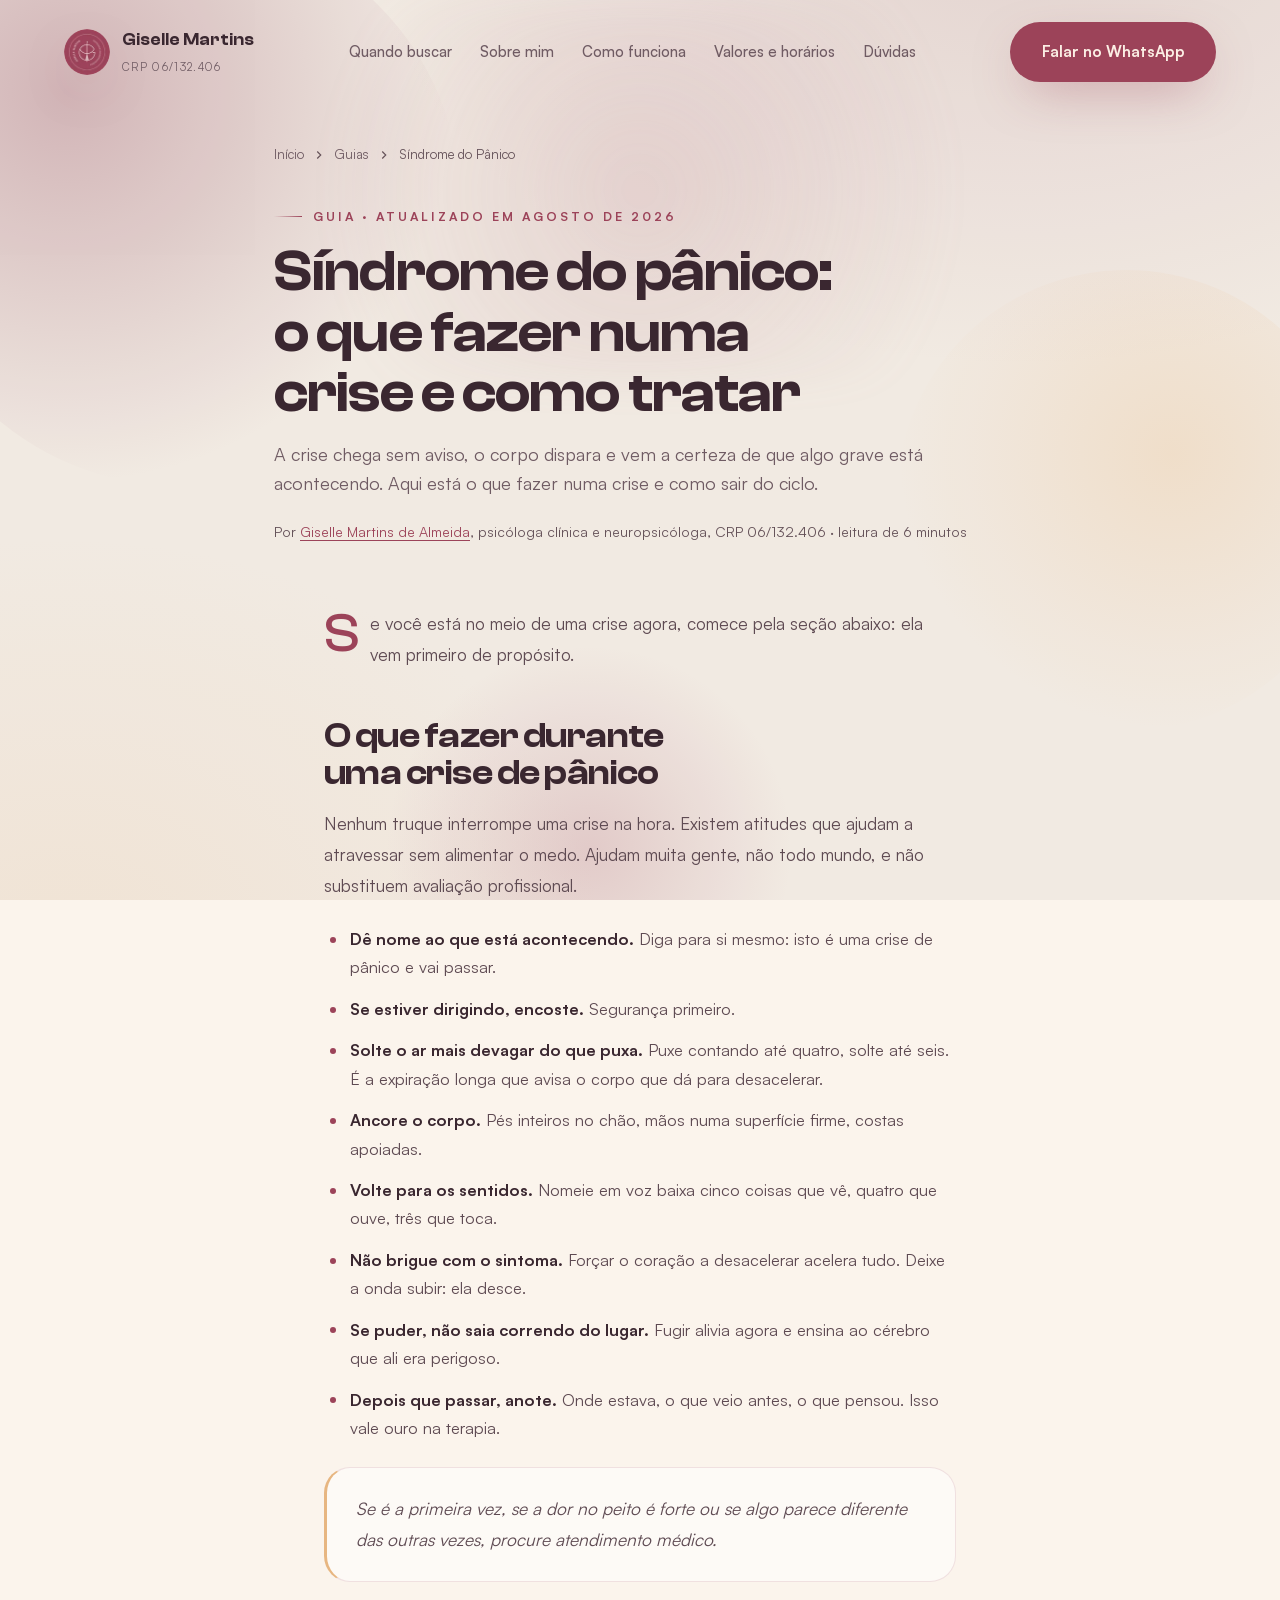
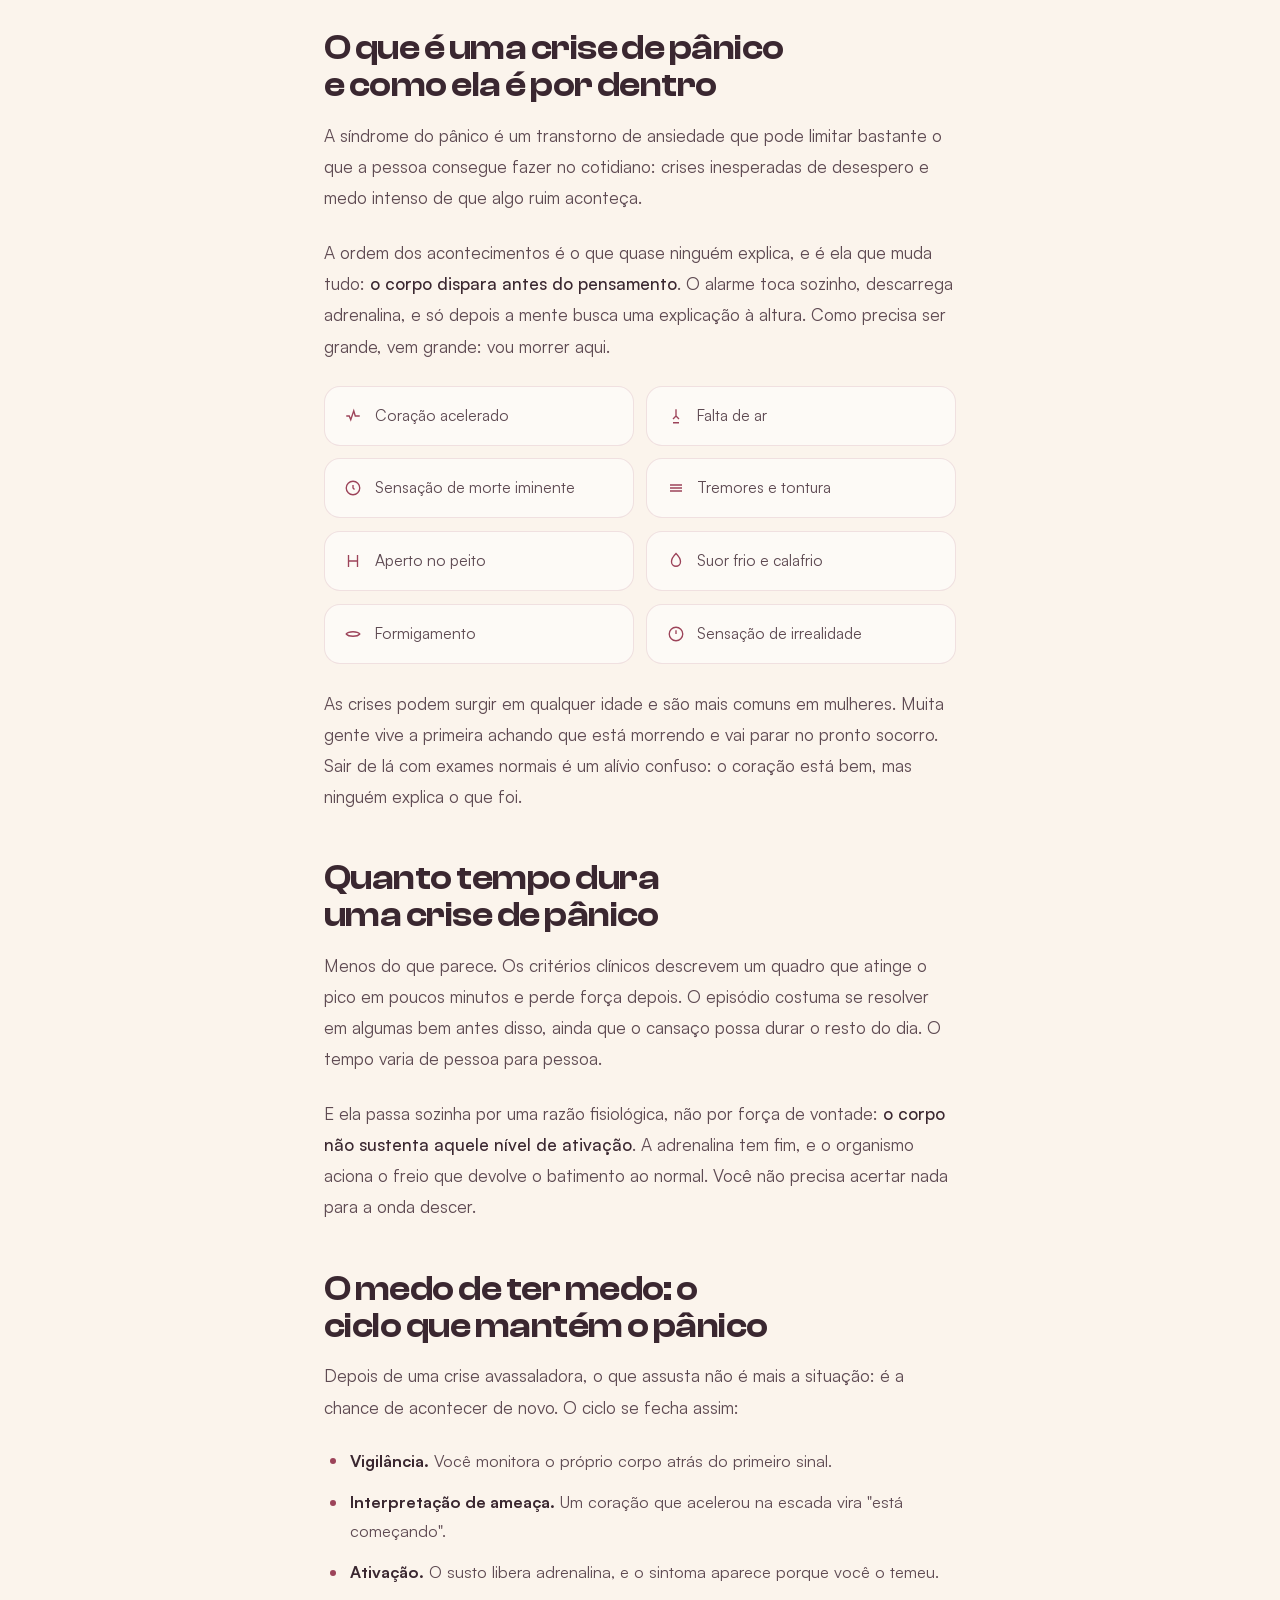
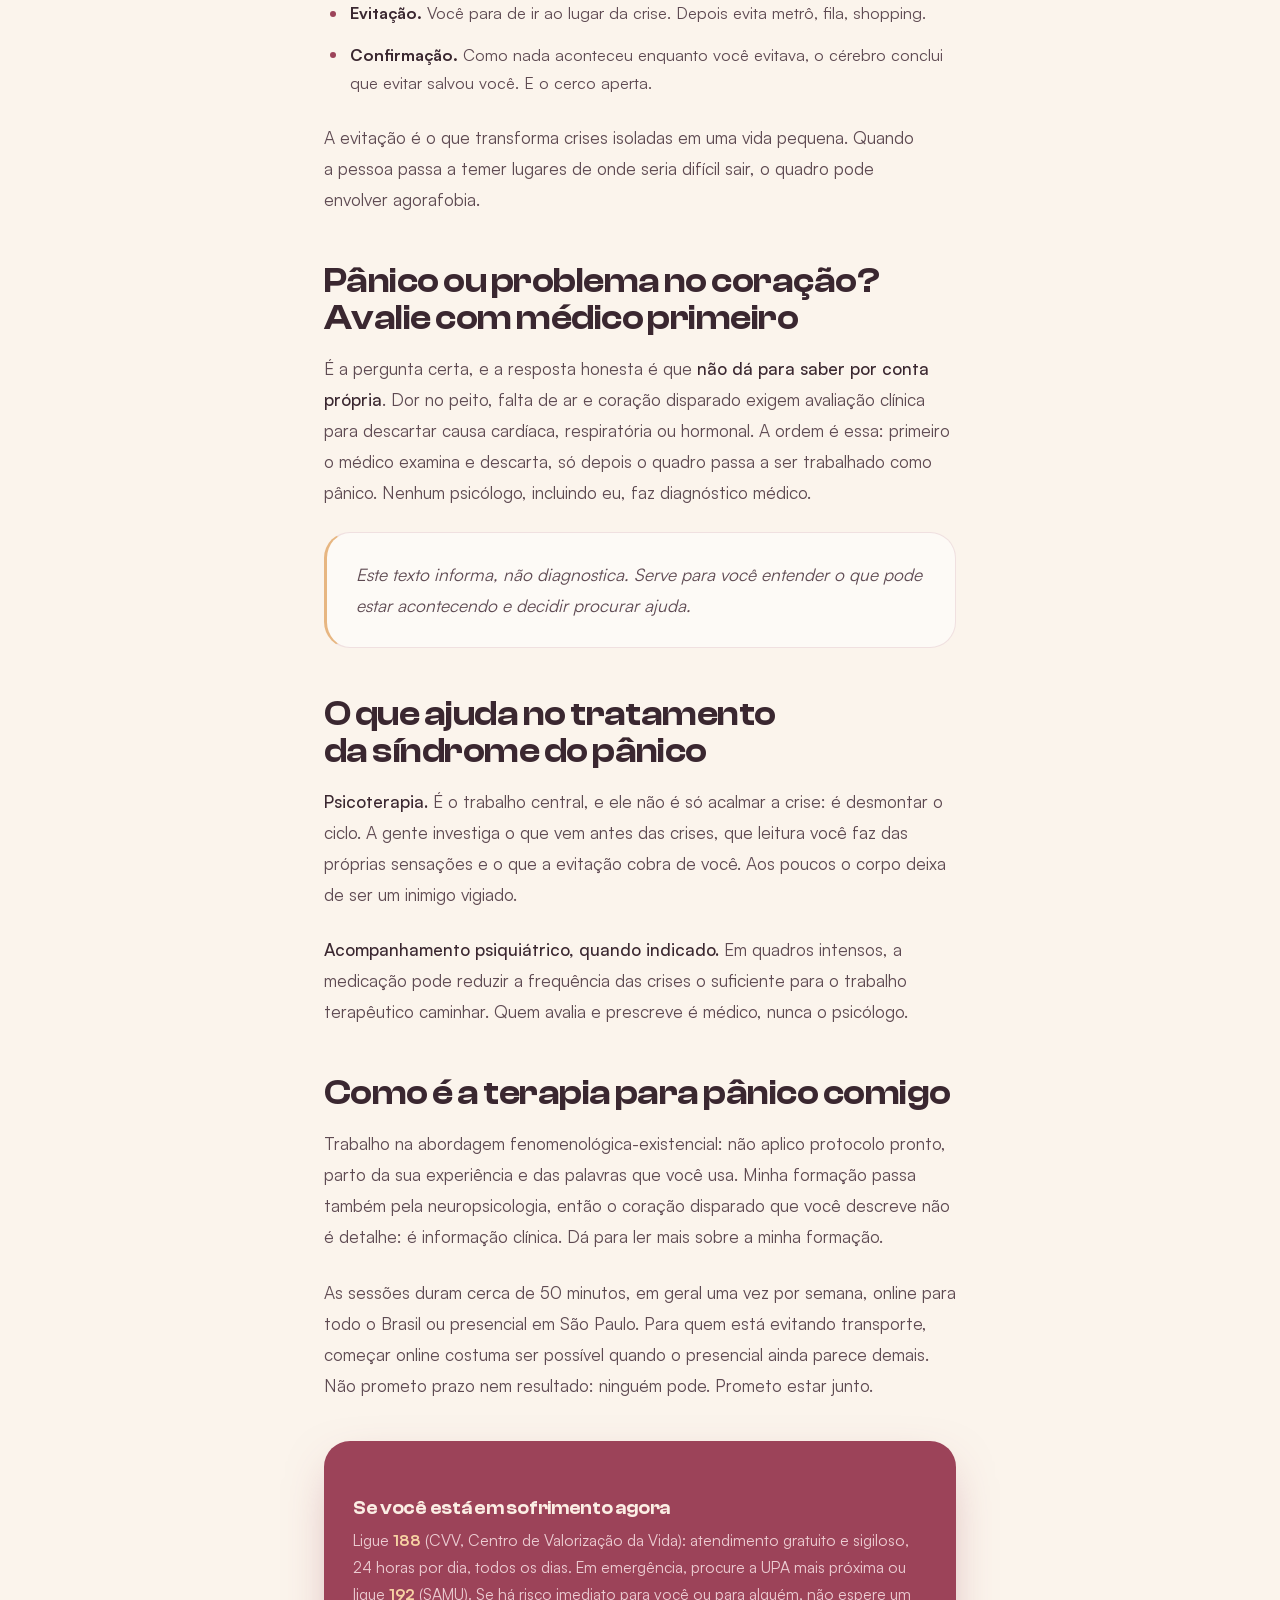
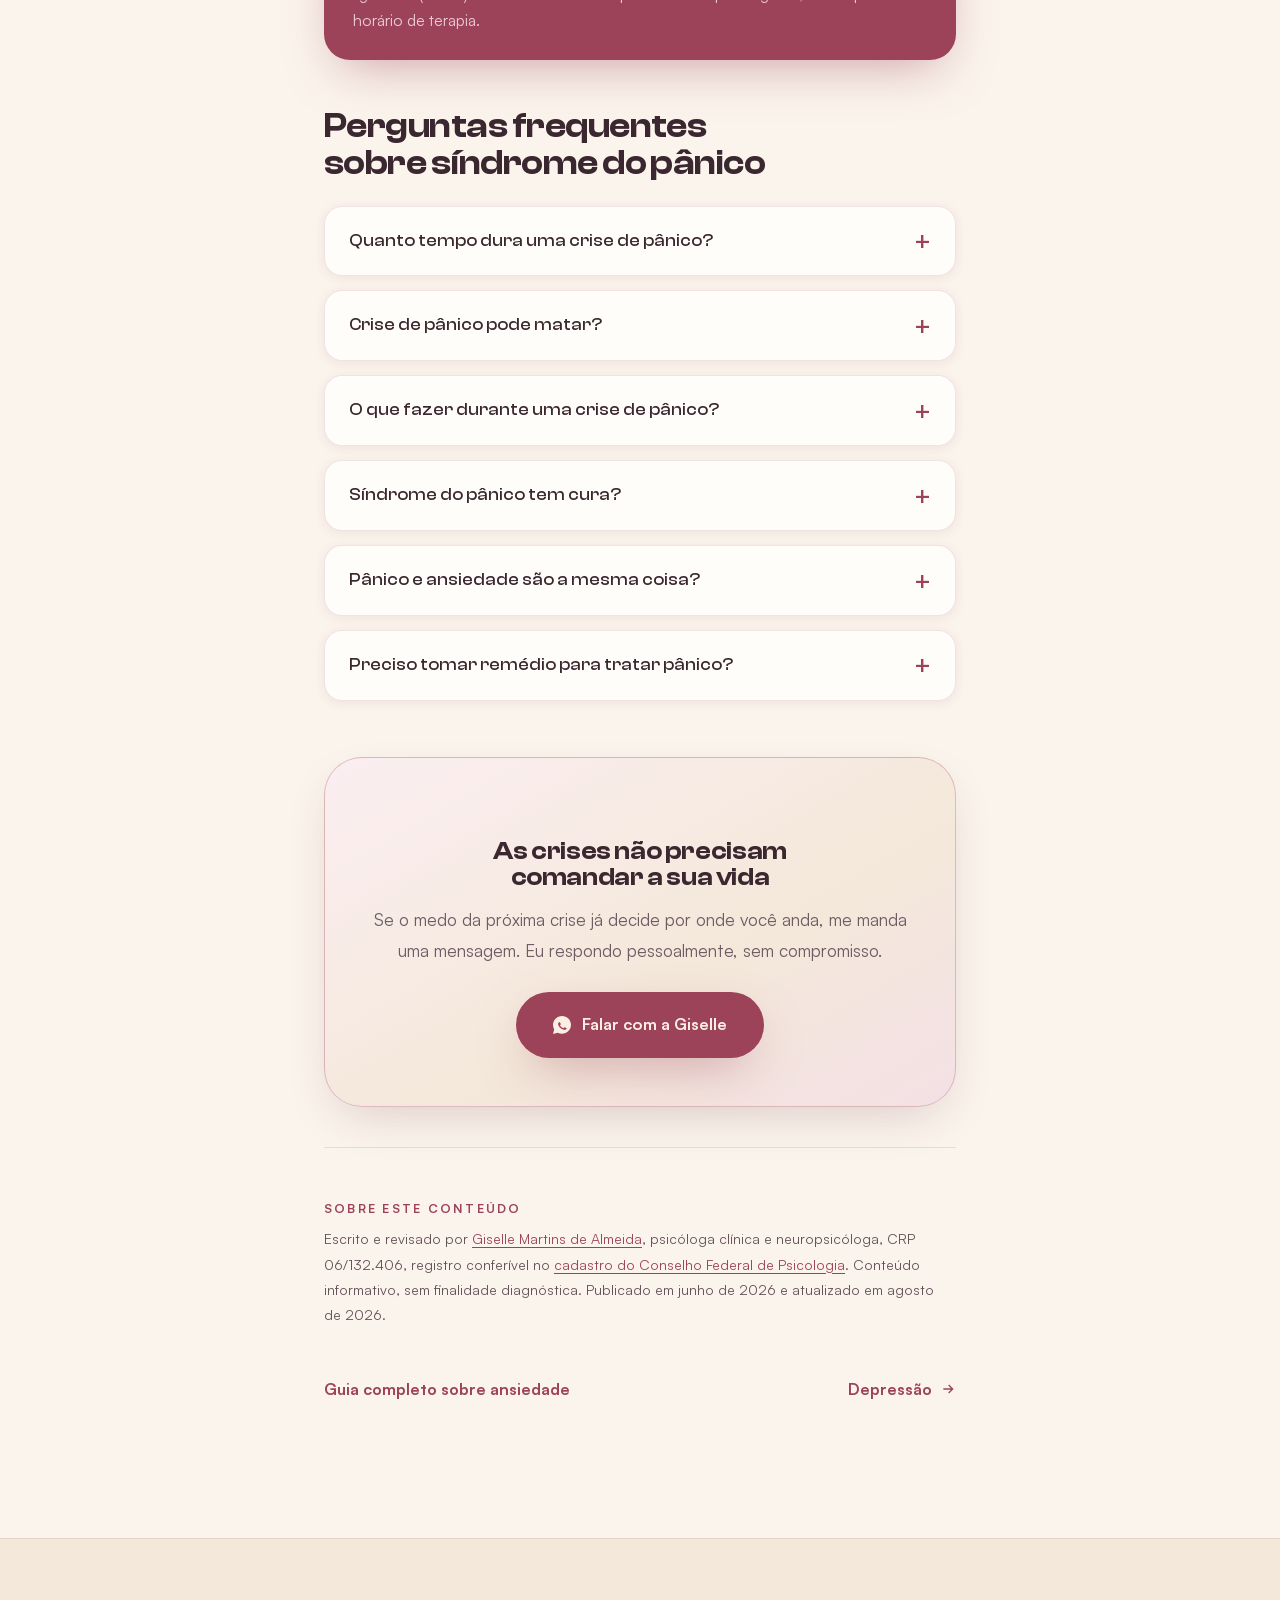
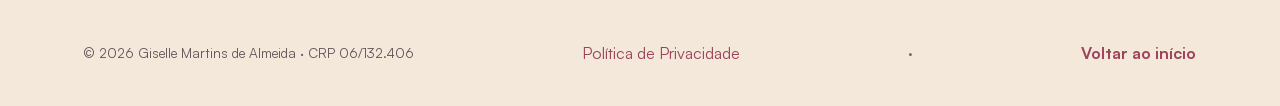
<file: artigos/sindrome-do-panico.html>
<!DOCTYPE html>
<html lang="pt-BR">
<head>
  <meta charset="UTF-8" />
  <meta name="viewport" content="width=device-width, initial-scale=1.0" />
  <!-- Google tag (gtag.js), carregada fora do caminho critico.
       O script sao 187 KB e ~163 ms de linha principal. Subir na ociosidade
       (ou no primeiro toque, o que vier antes) tira isso da primeira
       renderizacao sem perder o pageview: o GA4 registra quando ele sobe. -->
  <script>
    window.dataLayer = window.dataLayer || [];
    function gtag(){dataLayer.push(arguments);}
    gtag('js', new Date());
    gtag('config', 'G-RFCD1X5SDE');
    (function () {
      var subiu = false;
      function sobe() {
        if (subiu) return; subiu = true;
        var s = document.createElement('script');
        s.async = true;
        s.src = 'https://www.googletagmanager.com/gtag/js?id=G-RFCD1X5SDE';
        document.head.appendChild(s);
      }
      // quem interage primeiro nao pode ficar sem medicao
      ['pointerdown', 'keydown', 'scroll'].forEach(function (ev) {
        addEventListener(ev, sobe, { once: true, passive: true });
      });
      if ('requestIdleCallback' in window) requestIdleCallback(sobe, { timeout: 3500 });
      else setTimeout(sobe, 2500);
    })();
  </script>
  <title>Síndrome do pânico: o que fazer numa crise | Giselle Martins</title>
  <meta name="description" content="O que fazer durante uma crise de pânico, quanto tempo ela dura e como tratar a síndrome do pânico. Guia da psicóloga Giselle Martins, CRP 06/132.406." />
  <meta name="theme-color" content="#9c4359" />
  <link rel="icon" href="../favicon.ico" sizes="32x32" />
  <link rel="icon" href="../assets/img/favicon-512.png" type="image/png" sizes="512x512" />
  <link rel="apple-touch-icon" href="../apple-touch-icon.png" />
  <link rel="canonical" href="https://psicologagisellemartins.com.br/artigos/sindrome-do-panico.html" />
  <meta property="og:title" content="Síndrome do pânico: o que fazer numa crise | Giselle Martins" />
  <meta property="og:description" content="O que fazer durante uma crise de pânico, quanto tempo ela dura e como tratar a síndrome do pânico. Guia da psicóloga Giselle Martins, CRP 06/132.406." />
  <meta name="twitter:card" content="summary_large_image" />
  <meta name="twitter:title" content="Síndrome do pânico: o que fazer numa crise | Giselle Martins" />
  <meta name="twitter:description" content="O que fazer durante uma crise de pânico, quanto tempo ela dura e como tratar a síndrome do pânico. Guia da psicóloga Giselle Martins, CRP 06/132.406." />
  <meta property="og:type" content="article" />
  <meta property="og:locale" content="pt_BR" />
  <meta property="og:url" content="https://psicologagisellemartins.com.br/artigos/sindrome-do-panico.html" />
  <meta property="og:image" content="https://psicologagisellemartins.com.br/assets/img/giselle-hero.jpg" />
  <link rel="preload" href="../assets/fonts/clash-display-600.woff2" as="font" type="font/woff2" crossorigin />
  <link rel="preload" href="../assets/fonts/satoshi-400.woff2" as="font" type="font/woff2" crossorigin />
  <!-- css:inline: main.css,article.css --><style>
@font-face {
  font-family: 'Clash Display';
  src: url('/assets/fonts/clash-display-500.woff2') format('woff2');
  font-weight: 500; font-style: normal; font-display: swap;
}
@font-face {
  font-family: 'Clash Display';
  src: url('/assets/fonts/clash-display-600.woff2') format('woff2');
  font-weight: 600; font-style: normal; font-display: swap;
}
@font-face {
  font-family: 'Satoshi';
  src: url('/assets/fonts/satoshi-400.woff2') format('woff2');
  font-weight: 400; font-style: normal; font-display: swap;
}
@font-face {
  font-family: 'Satoshi';
  src: url('/assets/fonts/satoshi-500.woff2') format('woff2');
  font-weight: 500; font-style: normal; font-display: swap;
}
@font-face {
  font-family: 'Satoshi';
  src: url('/assets/fonts/satoshi-700.woff2') format('woff2');
  font-weight: 700; font-style: normal; font-display: swap;
}
:root {
  --wine: #9c4359;
  --wine-700: #883a4d;
  --wine-800: #6f2f40;
  --wine-900: #561f30;
  --wine-soft: #b65f74;
  --mauve: #bc8693;
  --mauve-200: #e3c8cf;
  --gold: #f7d2a3;
  --gold-deep: #e7b681;
  --cream: #fbf4ec;
  --cream-2: #f4e8da;
  --ivory: #fffdfa;
  --sand: #efe2d2;
  --ink: #3a2730;
  --ink-2: #5e4a52;
  --txt: #5e4a52;
  --txt-strong: #3a2730;
  --txt-soft: #6f5b63;
  --txt-faint: #655259;
  --on-wine: #fbeee4;
  --on-wine-soft: #ecccd2;
  --on-wine-faint: #cfa6af;
  --glass: rgba(255, 255, 255, 0.55);
  --glass-strong: rgba(255, 255, 255, 0.8);
  --card: var(--ivory);
  --line: rgba(156, 67, 89, 0.14);
  --line-strong: rgba(156, 67, 89, 0.3);
  --w-glass: rgba(255, 255, 255, 0.08);
  --w-glass-strong: rgba(255, 255, 255, 0.14);
  --w-line: rgba(255, 255, 255, 0.18);
  --w-line-strong: rgba(247, 210, 163, 0.45);
  --glass-border: var(--line);
  --glass-border-strong: var(--line-strong);
  --grad-wine: linear-gradient(135deg, #b65f74 0%, #9c4359 52%, #6f2f40 100%);
  --grad-gold: linear-gradient(135deg, #fbe0bd, #f7d2a3 50%, #e7b681 100%);
  --grad-text: linear-gradient(120deg, #fbe6cc 0%, #f7d2a3 50%, #e7b681 100%);
  --shadow-sm: 0 2px 12px rgba(86, 31, 48, 0.08);
  --shadow-md: 0 18px 50px -16px rgba(86, 31, 48, 0.22);
  --shadow-lg: 0 40px 90px -24px rgba(86, 31, 48, 0.32);
  --glow-wine: 0 18px 50px -16px rgba(156, 67, 89, 0.5);
  --maxw: 1240px;
  --pad: clamp(1.25rem, 5vw, 6rem);
  --radius: 26px;
  --radius-lg: 38px;
  --radius-sm: 14px;
  --sec-top: clamp(3.5rem, 7vw, 6.5rem);
  --sec-bottom: clamp(4.25rem, 8.5vw, 8rem);
  --bar-h: 5.25rem;
  --z-float: 700;
  --z-bar: 750;
  --z-menu: 790;
  --z-nav: 800;
  --ease: cubic-bezier(0.22, 1, 0.36, 1);
  --ease-out: cubic-bezier(0.3, 0, 0.2, 1);
  --t-hover: 160ms;
  --t-state: 240ms;
  --ease-soft: cubic-bezier(0.16, 1, 0.3, 1);
  --font-display: 'Clash Display', 'Satoshi', system-ui, sans-serif;
  --font-body: 'Satoshi', system-ui, -apple-system, sans-serif;
}
*, *::before, *::after { box-sizing: border-box; margin: 0; padding: 0; }
html { -webkit-text-size-adjust: 100%; }
:target, section[id], main[id] { scroll-margin-top: 88px; }
body {
  font-family: var(--font-body);
  background: var(--cream);
  color: var(--txt);
  line-height: 1.65;
  font-weight: 400;
  overflow-x: hidden;
  -webkit-font-smoothing: antialiased;
  text-rendering: optimizeLegibility;
  position: relative;
}
img { max-width: 100%; display: block; height: auto; }
a { color: inherit; text-decoration: none; }
ul { list-style: none; }
button { font-family: inherit; cursor: pointer; }
::selection { background: rgba(188, 134, 147, 0.4); color: var(--wine-900); }
.wrap { width: 100%; max-width: var(--maxw); margin-inline: auto; padding-inline: var(--pad); }
section { position: relative; }
.skip-link {
  position: absolute; left: 1rem; top: -100px; z-index: 1000;
  padding: .8rem 1.3rem; border-radius: 100px;
  background: var(--wine); color: var(--on-wine); font-weight: 600; font-size: .9rem;
  transition: top .25s var(--ease);
}
.skip-link:focus-visible { top: 1rem; }
h1, h2, h3, h4 {
  font-family: var(--font-display); font-weight: 600; line-height: 1.05;
  letter-spacing: -0.015em; color: var(--txt-strong);
  text-wrap: balance;
}
p { text-wrap: pretty; }
.eyebrow {
  font-family: var(--font-body); font-size: 0.78rem; font-weight: 600;
  letter-spacing: 0.24em; text-transform: uppercase; color: var(--wine);
  display: inline-flex; align-items: center; gap: 0.7rem;
}
.eyebrow::before { content: ''; width: 28px; height: 1px; background: linear-gradient(90deg, transparent, var(--wine)); }
.display-1 { font-size: clamp(2.6rem, 7.5vw, 5.6rem); font-weight: 600; letter-spacing: -0.035em; line-height: 1.02; }
.display-2 { font-size: clamp(2rem, 4.4vw, 3.4rem); letter-spacing: -0.025em; line-height: 1.08; }
.lead { font-size: clamp(1.02rem, 1.35vw, 1.2rem); color: var(--txt-soft); font-weight: 400; max-width: 58ch; line-height: 1.62; }
.grad-text { background: var(--grad-text); -webkit-background-clip: text; background-clip: text; -webkit-text-fill-color: transparent; color: transparent; }
.italic-serif { font-style: italic; }
.section-head { max-width: 700px; margin-bottom: clamp(2.2rem, 4.5vw, 3.4rem); }
.section-head h2 { margin: 1rem 0 .9rem; }
.section-head .lead { max-width: 54ch; }
.ambient {
  position: fixed; inset: 0; z-index: -2; overflow: hidden; pointer-events: none;
  transform: translateZ(0);
  contain: paint;
  background:
    radial-gradient(1100px 760px at 80% -10%, rgba(188, 134, 147, 0.22), transparent 60%),
    radial-gradient(900px 680px at 5% 105%, rgba(247, 210, 163, 0.2), transparent 60%),
    var(--cream);
}
.orb { position: absolute; border-radius: 50%; opacity: 0.5; will-change: transform; }
.orb--1 { width: 44vw; height: 44vw; left: -8vw; top: -6vw; background: radial-gradient(circle at 30% 30%, var(--mauve), transparent 70%); animation: drift1 24s var(--ease-soft) infinite alternate; }
.orb--2 { width: 36vw; height: 36vw; right: -6vw; top: 30vh; background: radial-gradient(circle at 60% 40%, var(--gold), transparent 70%); opacity: 0.35; animation: drift2 28s var(--ease-soft) infinite alternate; }
.orb--3 { width: 32vw; height: 32vw; left: 30vw; bottom: -12vw; background: radial-gradient(circle at 50% 50%, var(--wine-soft), transparent 70%); opacity: 0.22; animation: drift3 32s var(--ease-soft) infinite alternate; }
@keyframes drift1 { to { transform: translate3d(8vw, 6vh, 0) scale(1.12); } }
@keyframes drift2 { to { transform: translate3d(-7vw, -5vh, 0) scale(1.1); } }
@keyframes drift3 { to { transform: translate3d(5vw, -8vh, 0) scale(1.18); } }
.grain {
  position: fixed; inset: 0; z-index: -1; pointer-events: none; opacity: 0.04;
  transform: translateZ(0);
  background-image: url("data:image/svg+xml,%3Csvg viewBox='0 0 200 200' xmlns='http://www.w3.org/2000/svg'%3E%3Cfilter id='n'%3E%3CfeTurbulence type='fractalNoise' baseFrequency='0.85' numOctaves='3' stitchTiles='stitch'/%3E%3C/filter%3E%3Crect width='100%25' height='100%25' filter='url(/assets/css/%23n)'/%3E%3C/svg%3E");
}
.nav {
  position: fixed; top: 0; left: 0; right: 0; z-index: 800;
  transform: translateZ(0);
  display: flex; align-items: center; justify-content: space-between;
  padding: 1.4rem var(--pad);
  transition: padding var(--t-state) var(--ease-out), background var(--t-state), border-color var(--t-state), box-shadow var(--t-state);
  border-bottom: 1px solid transparent;
}
.nav.scrolled {
  padding-block: 0.8rem;
  background: rgba(251, 244, 236, 0.96);
  border-bottom: 1px solid var(--line); box-shadow: var(--shadow-sm);
}
.brand { display: flex; align-items: center; gap: 0.75rem; }
.brand__logo { width: 46px; height: 46px; border-radius: 50%; object-fit: cover; box-shadow: var(--glow-wine); }
.brand__name { font-family: var(--font-display); font-weight: 600; font-size: 1.05rem; line-height: 1.05; color: var(--txt-strong); transition: color var(--t-state); }
.brand__crp { font-size: 0.64rem; letter-spacing: 0.18em; color: var(--txt-soft); text-transform: uppercase; transition: color var(--t-state); }
.nav__links { display: flex; align-items: center; gap: 0.35rem; }
.nav__link { position: relative; padding: 0.6rem 1rem; font-size: 0.92rem; font-weight: 500; color: var(--txt-soft); transition: color .35s; }
.nav__link::after { content: ''; position: absolute; left: 1rem; right: 1rem; bottom: 0.35rem; height: 1px; background: var(--wine); transform: scaleX(0); transform-origin: left; transition: transform var(--t-state) var(--ease-out); }
.nav__link:hover { color: var(--wine); }
.nav__link:hover::after { transform: scaleX(1); }
.nav__cta { display: inline-flex; }
.nav__burger { display: none; flex-direction: column; gap: 5px; background: none; border: 0; padding: 8px; }
.nav__burger span { width: 24px; height: 2px; background: var(--wine); border-radius: 2px; transition: var(--t-state) var(--ease-out); }
.mobile-menu {
  position: fixed; inset: 0; z-index: 790;
  background: rgba(111, 47, 64, 0.985);
  display: flex; flex-direction: column; justify-content: center; align-items: center; gap: 0.5rem;
  opacity: 0; visibility: hidden; transition: opacity var(--t-state) var(--ease-out), visibility var(--t-state);
}
.mobile-menu.open { opacity: 1; visibility: visible; }
.mobile-menu a { font-family: var(--font-display); font-size: clamp(1.6rem, 6.2vw, 2.2rem); color: var(--on-wine); padding: 0.35rem; transition: color .3s; }
.mobile-menu a:hover { color: var(--gold); }
.mobile-menu__cta {
  margin-top: 1.2rem; padding: .85rem 1.8rem !important; border-radius: 100px;
  background: var(--gold); color: var(--wine-900) !important;
  font-size: 1.15rem !important; font-weight: 600;
}
body.menu-open { overflow: hidden; }
.btn {
  position: relative; display: inline-flex; align-items: center; gap: 0.65rem;
  padding: 1rem 1.9rem; border-radius: 100px; font-weight: 600; font-size: 0.96rem;
  border: 1px solid transparent; overflow: hidden; isolation: isolate;
  transition: transform var(--t-hover) var(--ease-out), box-shadow var(--t-hover) var(--ease-out), color var(--t-hover) var(--ease-out), background var(--t-hover) var(--ease-out), border-color var(--t-hover) var(--ease-out);
}
.btn svg { width: 18px; height: 18px; }
.btn--primary { background: var(--wine); color: var(--on-wine); box-shadow: var(--glow-wine); }
.btn--primary::before { content: ''; position: absolute; inset: 0; z-index: -1; background: var(--grad-wine); opacity: 0; transition: opacity var(--t-hover) var(--ease-out); }
.btn--primary:hover { transform: translateY(-3px); box-shadow: 0 22px 50px -14px rgba(156,67,89,0.65); }
.btn--primary:hover::before { opacity: 1; }
.btn:active { transform: translateY(0) scale(.985); transition-duration: .08s; }
.btn--ghost { background: transparent; color: var(--wine); border-color: var(--line-strong); }
.btn--ghost:hover { border-color: var(--wine); background: rgba(156,67,89,0.06); transform: translateY(-3px); }
.btn--lg { padding: 1.15rem 2.3rem; font-size: 1.02rem; }
.link-arrow { display: inline-flex; align-items: center; gap: 0.5rem; color: var(--wine); font-weight: 600; }
.link-arrow svg { width: 16px; transition: transform .35s var(--ease); }
.link-arrow:hover svg { transform: translateX(5px); }
.hero {
  min-height: 100svh; display: flex; align-items: center;
  padding-top: 6.5rem; padding-bottom: 2.5rem; overflow: hidden;
  background: linear-gradient(180deg, #fdf8f2 0%, var(--cream) 55%, #f6ebdf 100%);
  color: var(--ink);
}
.hero::before {
  content: ''; position: absolute; right: -8%; top: 50%; translate: 0 -50%;
  width: 60vw; height: 60vw; max-width: 760px; max-height: 760px; z-index: 0; opacity: 0.05;
  background: url('/assets/img/gm-simbolo-wine.png') center/contain no-repeat;
}
.hero::after {
  content: ''; position: absolute; inset: 0; z-index: 0; pointer-events: none;
  background: radial-gradient(900px 520px at 72% -5%, rgba(188,134,147,0.22), transparent 60%);
}
.hero h1, .hero h2 { color: var(--ink); }
.hero .grad-text { display: inline-block; padding-right: 0.14em; margin-right: -0.06em; background: linear-gradient(120deg, var(--wine), var(--mauve)); -webkit-background-clip: text; background-clip: text; -webkit-text-fill-color: transparent; color: transparent; }
.hero .lead { color: var(--txt-soft); }
.hero__grid { position: relative; z-index: 2; display: grid; grid-template-columns: 1.1fr 0.9fr; gap: clamp(2rem, 4.5vw, 4.5rem); align-items: center; width: 100%; }
.hero__content { position: relative; z-index: 2; }
.hero h1 { margin: 0.7rem 0 0.9rem; font-size: clamp(2.05rem, 3.9vw, 3.35rem); letter-spacing: -0.03em; line-height: 1.04; }
.hero .lead { font-size: clamp(1rem, 1.2vw, 1.1rem); max-width: 50ch; }
.hero .lead b { display: block; margin-top: .7rem; color: var(--txt-strong); font-weight: 500; }
.hero h1 .line { display: block; overflow: hidden; padding-bottom: 0.08em; }
.hero h1 .line > span { display: block; transform: translateY(110%); animation: heroLine 1.1s var(--ease) forwards; }
.hero h1 .line:nth-child(2) > span { animation-delay: .12s; }
.hero h1 .line:nth-child(3) > span { animation-delay: .24s; }
@keyframes heroLine { to { transform: translateY(0); } }
.hero__intro { opacity: 0; animation: fadeUp 1s var(--ease) .5s forwards; }
.hero__actions { display: flex; flex-wrap: wrap; gap: .8rem; margin-top: 1.2rem; opacity: 0; animation: fadeUp 1s var(--ease) .65s forwards; }
.hero__micro { margin-top: .75rem; font-size: .82rem; line-height: 1.55; color: var(--txt-soft); opacity: 0; animation: fadeUp 1s var(--ease) .8s forwards; }
.hero__id { display: none; align-items: center; gap: .8rem; opacity: 0; animation: fadeUp 1s var(--ease) .35s forwards; }
.hero__id img { width: 58px; height: 58px; border-radius: 50%; object-fit: cover; object-position: center 18%; border: 2px solid var(--ivory); box-shadow: var(--shadow-md); flex-shrink: 0; }
.hero__id b { display: block; font-family: var(--font-display); font-size: 1.05rem; font-weight: 600; color: var(--txt-strong); line-height: 1.2; }
.hero__id span { font-size: .78rem; letter-spacing: .1em; text-transform: uppercase; color: var(--wine); }
@keyframes fadeUp { from { opacity: 0; transform: translateY(24px); } to { opacity: 1; transform: none; } }
.hero__portrait { position: relative; z-index: 1; opacity: 0; animation: fadeUp 1.2s var(--ease) .4s forwards; }
.portrait-card {
  position: relative; border-radius: var(--radius-lg); overflow: hidden;
  border: 1px solid var(--line-strong); box-shadow: var(--shadow-lg);
  background: var(--ivory); animation: floaty 7s var(--ease-soft) infinite alternate;
}
.portrait-card img { width: 100%; aspect-ratio: 4/5; object-fit: cover; object-position: center 18%; }
.portrait-card::after { content: ''; position: absolute; inset: 0; background: linear-gradient(180deg, rgba(86,31,48,0.05) 0%, transparent 32%, transparent 56%, rgba(86,31,48,0.62)); }
.portrait-badge {
  position: absolute; right: 1rem; bottom: 1rem; z-index: 4;
  display: flex; align-items: center; gap: 0.6rem; padding: 0.65rem 0.95rem; border-radius: 100px;
  background: rgba(255,255,255,0.94); border: 1px solid rgba(255,255,255,0.6); max-width: calc(100% - 2rem); box-shadow: var(--shadow-sm);
}
.portrait-badge i { width: 9px; height: 9px; border-radius: 50%; background: #3fae6b; box-shadow: 0 0 12px #6fd49a; flex-shrink: 0; animation: pulse 2s infinite; }
.portrait-badge span { font-size: 0.78rem; color: var(--wine-900); font-weight: 500; line-height: 1.25; }
@keyframes pulse { 0%,100%{opacity:1;} 50%{opacity:.35;} }
@keyframes floaty { to { transform: translateY(-12px); } }
.hero__chip {
  position: absolute; z-index: 4; padding: 0.6rem 0.95rem; border-radius: 14px;
  background: rgba(255,255,255,0.93);
  border: 1px solid var(--line-strong); font-size: 0.8rem; color: var(--ink); box-shadow: var(--shadow-md); white-space: nowrap;
}
.hero__chip--2 { top: 1rem; right: 1rem; left: auto; bottom: auto; animation: floaty 6s var(--ease-soft) .6s infinite alternate-reverse; }
.hero__chip b { color: var(--wine); }
.scroll-hint { position: absolute; left: 50%; bottom: 2rem; translate: -50% 0; z-index: 3; display: flex; flex-direction: column; align-items: center; gap: 0.6rem; font-size: 0.68rem; letter-spacing: 0.3em; text-transform: uppercase; color: var(--txt-faint); opacity: 0; animation: fadeUp 1s 1.1s forwards; }
.scroll-hint i { width: 1px; height: 46px; background: linear-gradient(var(--wine), transparent); position: relative; overflow: hidden; }
.scroll-hint i::after { content:''; position:absolute; top:-50%; left:0; width:100%; height:50%; background:var(--wine); animation: scrollDot 1.8s var(--ease) infinite; }
@keyframes scrollDot { to { top: 100%; } }
.reveal { opacity: 0; transform: translateY(40px); transition: opacity 1s var(--ease), transform 1s var(--ease); }
.reveal.in { opacity: 1; transform: none; }
.reveal[data-delay="1"] { transition-delay: .1s; }
.reveal[data-delay="2"] { transition-delay: .2s; }
.reveal[data-delay="3"] { transition-delay: .3s; }
.reveal[data-delay="4"] { transition-delay: .4s; }
.section-pad { padding-block: var(--sec-top) var(--sec-bottom); }
.section--tint {
  background: linear-gradient(180deg, transparent, rgba(239,226,210,.55) 12%, rgba(239,226,210,.55) 88%, transparent);
}
.about__grid { display: grid; grid-template-columns: 0.9fr 1.1fr; gap: clamp(2.5rem, 6vw, 5.5rem); align-items: center; }
.about__media { position: relative; }
.about__photo { border-radius: var(--radius-lg); overflow: hidden; border: 1px solid var(--line); box-shadow: var(--shadow-lg); }
.about__photo img { width: 100%; aspect-ratio: 4/5; object-fit: cover; transition: transform 1.2s var(--ease); }
.about__media:hover .about__photo img { transform: scale(1.05); }
.about__quote {
  position: absolute; right: -1.5rem; bottom: -1.5rem; max-width: 280px; padding: 1.4rem 1.6rem; border-radius: 22px;
  background: var(--wine); color: var(--on-wine); box-shadow: var(--glow-wine);
}
.about__quote p { font-family: var(--font-display); font-style: italic; font-size: 1rem; color: var(--on-wine); line-height: 1.4; }
.about__quote cite { display: block; margin-top: 0.7rem; font-size: 0.78rem; color: var(--gold); font-style: normal; }
.about__text p { color: var(--txt); margin-bottom: 1.2rem; }
.about__text p strong { color: var(--txt-strong); font-weight: 600; }
.credentials { display: grid; gap: 0.2rem; margin: 2rem 0; }
.credential { display: flex; gap: 0.9rem; align-items: flex-start; padding: 0.9rem 0; border-top: 1px solid var(--line); }
.credential svg { width: 22px; height: 22px; color: var(--wine); flex-shrink: 0; margin-top: 2px; }
.credential b { color: var(--txt-strong); font-weight: 600; display: block; }
.credential span { font-size: 0.88rem; color: var(--txt-faint); }
.space-text .lead { margin-bottom: 1.6rem; }
.space-gallery { display: grid; grid-template-columns: 1fr 1fr; grid-template-rows: auto auto; gap: 1rem; width: 100%; max-width: 500px; margin-inline: auto; }
.space-gallery figure { border-radius: var(--radius); overflow: hidden; border: 1px solid var(--line); box-shadow: var(--shadow-md); }
.space-gallery figure img { width: 100%; height: 100%; object-fit: cover; transition: transform 1s var(--ease); }
.space-gallery figure:hover img { transform: scale(1.06); }
.space-gallery .g-main { grid-column: 1 / -1; aspect-ratio: 16/10; }
.space-gallery .g-a, .space-gallery .g-b { aspect-ratio: 1/1; }
.cta {
  position: relative; border-radius: var(--radius-lg); overflow: hidden;
  padding: clamp(3.2rem, 7vw, 5.8rem) clamp(1.5rem, 6vw, 5rem); text-align: center;
  background: var(--grad-wine);
  box-shadow: 0 40px 90px -30px rgba(86, 31, 48, 0.55);
}
.cta::before { content: ''; position: absolute; right: -6%; top: -40%; width: 55%; height: 180%; z-index: 0; opacity: 0.09; background: url('/assets/img/gm-simbolo-branco.webp') center/contain no-repeat; }
.cta::after { content: ''; position: absolute; inset: 0; z-index: 0; pointer-events: none; background: radial-gradient(760px circle at 50% -25%, rgba(247,210,163,0.22), transparent 62%); }
.cta > * { position: relative; z-index: 1; }
.cta h2 { margin-bottom: 1.2rem; color: var(--on-wine); }
.cta .eyebrow { justify-content: center; color: var(--gold); }
.cta .eyebrow::before { background: linear-gradient(90deg, transparent, var(--gold)); }
.cta .lead { margin: 0 auto; color: var(--on-wine-soft); }
.cta__actions { display: flex; gap: .9rem; justify-content: center; flex-wrap: wrap; }
.cta .hero__micro { color: var(--on-wine-faint); animation: none; opacity: 1; }
.cta .btn--primary { background: var(--grad-gold); color: var(--wine-900); box-shadow: 0 18px 44px -14px rgba(0,0,0,.45); }
.cta .btn--primary::before { display: none; }
.cta .btn--primary:hover { box-shadow: 0 24px 54px -14px rgba(0,0,0,.55); }
.cta .btn--ghost { background: rgba(255,255,255,0.08); color: var(--on-wine); border-color: var(--w-line); }
.cta .btn--ghost:hover { background: rgba(255,255,255,0.16); border-color: var(--w-line-strong); }
.footer { background: var(--cream-2); color: var(--txt-soft); border-top: 1px solid var(--line); padding-top: clamp(3rem, 6vw, 4.5rem); padding-bottom: 2.5rem; }
.footer__grid { display: grid; grid-template-columns: 1.6fr 1fr 1.1fr; gap: 2rem clamp(2rem, 5vw, 4rem); margin-bottom: 2.5rem; }
.footer .brand__name { color: var(--txt-strong); }
.footer .brand__crp { color: var(--txt-faint); }
.footer__brand p { color: var(--txt-soft); max-width: 34ch; margin-top: 1rem; font-size: 0.92rem; }
.footer h4, .footer__col h2 { font-size: 0.8rem; letter-spacing: 0.2em; text-transform: uppercase; color: var(--wine); margin-bottom: 1.1rem; font-family: var(--font-body); font-weight: 600; line-height: 1.4; }
.footer__col a, .footer__col p { display: block; color: var(--txt-soft); padding: 0.35rem 0; font-size: 0.95rem; transition: color .3s; }
.footer__col a:hover { color: var(--wine); }
.socials { display: flex; gap: 0.7rem; margin-top: 1.4rem; }
.socials a { width: 42px; height: 42px; border-radius: 12px; display: grid; place-items: center; background: var(--ivory); border: 1px solid var(--line); color: var(--wine); transition: var(--t-hover) var(--ease-out); }
.socials a:hover { background: var(--wine); border-color: var(--wine); color: var(--ivory); transform: translateY(-3px); }
.socials svg { width: 18px; height: 18px; }
.footer__bottom { display: flex; justify-content: space-between; align-items: center; gap: 1rem; flex-wrap: wrap; padding-top: 1.8rem; border-top: 1px solid var(--line); }
.footer__bottom p { font-size: 0.84rem; color: var(--txt-faint); }
.footer__bottom a { color: var(--wine); }
.wa-float { position: fixed; right: 1.5rem; bottom: calc(1.5rem + env(safe-area-inset-bottom)); z-index: 700; width: 60px; height: 60px; border-radius: 50%; display: grid; place-items: center; background: #25D366; box-shadow: 0 12px 30px -8px rgba(37,211,102,0.6); transition: transform var(--t-hover) var(--ease-out); }
.wa-float::before { content:''; position:absolute; inset:0; border-radius:50%; border:2px solid #25D366; animation: pulseRing 2.4s infinite; }
.wa-float:hover { transform: scale(1.08); }
.wa-float svg { width: 32px; height: 32px; fill: #fff; }
@keyframes pulseRing { 0%{transform:scale(1);opacity:.7;} 100%{transform:scale(1.7);opacity:0;} }
.mobile-cta {
  position: fixed; left: 0; right: 0; bottom: 0; z-index: 750; display: none;
  padding: .65rem 1rem calc(.65rem + env(safe-area-inset-bottom));
  background: rgba(251, 244, 236, 0.97);
  border-top: 1px solid var(--line); box-shadow: 0 -8px 30px -18px rgba(86, 31, 48, 0.4);
}
.mobile-cta .btn { width: 100%; justify-content: center; min-height: 52px; }
@media (prefers-reduced-motion: reduce) {
  *, *::before, *::after { animation-duration: .001ms !important; animation-iteration-count: 1 !important; transition-duration: .001ms !important; scroll-behavior: auto !important; }
  .orb { animation: none; }
}
:focus-visible { outline: 2px solid var(--wine); outline-offset: 3px; border-radius: 4px; }
.mobile-cta a:focus-visible { outline-offset: -3px; }
.hero__assur { display: flex; flex-wrap: wrap; gap: 0.5rem; margin: 0.8rem 0; opacity: 0; animation: fadeUp 1s var(--ease) .75s forwards; }
.hero__assur span { display: inline-flex; align-items: center; gap: 0.4rem; padding: 0.4rem 0.82rem; border-radius: 100px; background: rgba(255,255,255,0.6); border: 1px solid var(--line); font-size: 0.8rem; color: var(--ink); }
.hero__assur svg { width: 15px; height: 15px; color: var(--wine); flex-shrink: 0; }
.inline-cta {
  display: flex; align-items: center; justify-content: space-between; gap: 1.5rem; flex-wrap: wrap;
  margin-top: clamp(2rem, 4vw, 3rem); padding: 1.5rem 1.8rem; border-radius: var(--radius);
  background: var(--ivory); border: 1px solid var(--line-strong); box-shadow: var(--shadow-sm);
}
.inline-cta p { margin: 0; max-width: 48ch; color: var(--txt-strong); font-weight: 500; font-size: 1.02rem; }
.inline-cta .btn { flex-shrink: 0; }
.inline-cta svg { width: 18px; height: 18px; }
.practical { gap: 0.2rem clamp(1.5rem, 4vw, 3.5rem); }
.proof-bar { border-block: 1px solid var(--line); background: rgba(255,255,255,.45); }
.proof-bar .wrap { display: grid; grid-template-columns: repeat(4, minmax(0, 1fr)); gap: 1rem clamp(1.5rem, 4vw, 3.5rem); padding-block: clamp(1.5rem, 3vw, 2.2rem); }
.proof {
  display: grid; grid-template-columns: 22px 1fr; gap: 0 .8rem; align-items: center;
  font-size: .88rem; color: var(--txt-soft); line-height: 1.4;
}
.proof svg { width: 22px; height: 22px; color: var(--wine); }
.proof b { display: block; color: var(--txt-strong); font-weight: 600; font-size: .93rem; }
.proof a { color: var(--wine); text-decoration: underline; text-underline-offset: 3px; }
.needs { display: grid; grid-template-columns: repeat(2, minmax(0, 1fr)); gap: .2rem clamp(2rem, 5vw, 4rem); }
.need {
  display: grid; grid-template-columns: 42px 1fr; gap: 0 1rem; align-items: start;
  padding: 1.3rem 0; border-top: 1px solid var(--line);
  transition: border-color var(--t-state) var(--ease-out);
}
.need:hover { border-color: var(--line-strong); }
.need__icon {
  grid-row: span 2; width: 42px; height: 42px; border-radius: 12px;
  display: grid; place-items: center; color: var(--wine);
  background: linear-gradient(140deg, rgba(156,67,89,0.09), rgba(247,210,163,0.2));
  transition: background var(--t-state) var(--ease-out), color var(--t-state) var(--ease-out);
}
.need:hover .need__icon { background: var(--wine); color: var(--gold); }
.need__icon svg { width: 21px; height: 21px; }
.need h3 { font-size: 1.02rem; margin: .1rem 0 .3rem; color: var(--ink); letter-spacing: -.01em; }
.need p { font-size: 0.9rem; color: var(--txt-soft); line-height: 1.55; }
.needs-note { margin-top: 2.2rem; display: flex; flex-wrap: wrap; align-items: center; gap: 0.6rem 1.2rem; color: var(--txt-soft); font-size: .94rem; }
.needs-note .reads { display: inline-flex; flex-wrap: wrap; gap: 0.4rem 1rem; }
.needs-note .reads a { color: var(--wine); font-weight: 500; }
.needs-note .reads a:hover { text-decoration: underline; }
.steps { display: grid; gap: 0; }
.step { position: relative; padding: 0 0 1.7rem 3.3rem; }
.step::before {
  content: ''; position: absolute; left: 19px; top: 40px; bottom: 0; width: 1px;
  background: var(--line-strong);
}
.step:last-child::before { background: linear-gradient(180deg, var(--line-strong), transparent); }
.step:last-child { padding-bottom: 0; }
.step__n {
  position: absolute; left: 0; top: 0; margin: 0;
  font-family: var(--font-display); font-size: .95rem; font-weight: 600; color: var(--on-wine);
  display: grid; place-items: center; width: 40px; height: 40px; border-radius: 50%;
  background: var(--wine); border: 4px solid var(--cream); box-shadow: var(--glow-wine);
}
.step h3 { font-size: 1.08rem; margin-bottom: 0.4rem; color: var(--ink); letter-spacing: -.01em; }
.step p { font-size: 0.94rem; color: var(--txt-soft); }
@media (min-width: 860px) {
  .steps--row { grid-template-columns: repeat(4, 1fr); gap: clamp(1.2rem, 2.5vw, 2rem); }
  .steps--row .step { padding: 3.4rem 0 0; }
  .steps--row .step::before {
    left: 0; right: calc(-1 * clamp(1.2rem, 2.5vw, 2rem)); top: 20px;
    bottom: auto; width: auto; height: 1px;
    background: var(--line-strong);
  }
  .steps--row .step:last-child::before { right: 0; background: linear-gradient(90deg, var(--line-strong), transparent); }
  .steps--row .step p { max-width: 34ch; }
}
.process-grid { display: grid; grid-template-columns: 1.05fr 0.95fr; gap: clamp(2rem, 5vw, 4rem); align-items: center; margin-top: clamp(2.5rem, 5vw, 4rem); }
.trust { display: grid; grid-template-columns: repeat(2, minmax(0, 1fr)); gap: 0.2rem clamp(1.5rem, 4vw, 3.5rem); }
.trust__item { display: grid; grid-template-columns: 24px 1fr; gap: 0 .85rem; align-items: start; padding: 1.05rem 0; border-top: 1px solid var(--line); }
.trust__item svg { grid-row: span 2; width: 22px; height: 22px; color: var(--wine); margin-top: 3px; }
.trust__item b { color: var(--txt-strong); font-weight: 600; display: block; margin-bottom: .12rem; }
.trust__item span { font-size: 0.89rem; color: var(--txt-soft); line-height: 1.55; }
.trust__item--key { border-top-color: var(--line-strong); }
.trust__item--key b { color: var(--wine); }
.faq { display: grid; gap: 0.9rem; max-width: 840px; margin-inline: auto; }
.faq details { background: var(--card); border: 1px solid var(--line); border-radius: 18px; padding: 0 1.5rem; box-shadow: var(--shadow-sm); transition: border-color var(--t-state) var(--ease-out), box-shadow var(--t-state) var(--ease-out); }
.faq details[open] { border-color: var(--line-strong); box-shadow: var(--shadow-md); }
.faq summary { list-style: none; cursor: pointer; padding: 1.25rem 0; font-family: var(--font-display); font-weight: 500; font-size: 1.08rem; color: var(--ink); display: flex; justify-content: space-between; gap: 1.2rem; align-items: center; }
.faq summary::-webkit-details-marker { display: none; }
.faq summary::after { content: '+'; font-family: var(--font-body); font-size: 1.6rem; line-height: 1; color: var(--wine); transition: transform var(--t-state) var(--ease-out); }
.faq details[open] summary::after { transform: rotate(45deg); }
.faq__a { padding: 0 0 1.4rem; color: var(--txt-soft); font-size: 0.98rem; line-height: 1.75; max-width: 64ch; }
@media (hover: none) { .faq summary { cursor: pointer; } }
@media (max-width: 1024px) {
  .process-grid { grid-template-columns: 1fr; }
  .trust { grid-template-columns: 1fr; }
}
.section-head--center { text-align: center; margin-inline: auto; }
.section-head--center .eyebrow { justify-content: center; }
.section-head--center .lead { margin-inline: auto; }
.h-md { font-family: var(--font-display); font-size: clamp(1.6rem, 2.8vw, 2.1rem); letter-spacing: -.02em; line-height: 1.12; margin-bottom: .9rem; color: var(--txt-strong); }
.link-inline { color: var(--wine); text-decoration: underline; text-underline-offset: 3px; text-decoration-thickness: 1px; }
.link-inline:hover { text-decoration-thickness: 2px; }
.space-text__note { margin-top: 1.4rem; padding-top: 1.1rem; border-top: 1px solid var(--line); font-size: .86rem; color: var(--txt-faint); letter-spacing: .02em; }
.fibers {
  position: absolute; inset: 0; z-index: 0; width: 100%; height: 100%;
  pointer-events: none; opacity: 0;
  transition: opacity 1.2s var(--ease);
  mask-image: radial-gradient(120% 100% at 70% 40%, #000 25%, transparent 78%);
}
.fibers.on { opacity: .34; }
@media (prefers-reduced-motion: reduce) { .fibers { display: none; } }
.glow-card {
  --edge-proximity: 0;
  --cursor-angle: 45deg;
  --edge-sens: 28;
  position: relative; isolation: isolate;
  transform: translate3d(0, 0, .01px);
}
.glow-card::after {
  content: ''; position: absolute; inset: -1px; border-radius: inherit;
  pointer-events: none; z-index: 2;
  border: 1px solid transparent;
  background:
    conic-gradient(from 210deg, var(--wine), var(--gold-deep) 30%, var(--mauve) 55%, var(--wine) 80%, var(--wine))
    border-box;
  -webkit-mask:
    linear-gradient(#000 0 0) padding-box exclude,
    linear-gradient(#000 0 0) border-box;
  mask:
    linear-gradient(#000 0 0) padding-box,
    linear-gradient(#000 0 0) border-box;
  mask-composite: exclude;
  -webkit-mask-composite: xor;
  opacity: calc((var(--edge-proximity) - var(--edge-sens)) / (100 - var(--edge-sens)));
  transition: opacity .3s ease-out;
}
.glow-card::before {
  content: ''; position: absolute; inset: -14px; border-radius: inherit;
  pointer-events: none; z-index: -1;
  box-shadow: 0 0 24px 2px rgba(156, 67, 89, .28), 0 0 60px 6px rgba(231, 182, 129, .18);
  -webkit-mask-image: conic-gradient(from var(--cursor-angle) at center, #000 3%, transparent 12%, transparent 88%, #000 97%);
  mask-image: conic-gradient(from var(--cursor-angle) at center, #000 3%, transparent 12%, transparent 88%, #000 97%);
  opacity: calc((var(--edge-proximity) - var(--edge-sens)) / (100 - var(--edge-sens)));
  transition: opacity .35s ease-out;
}
@media (hover: none) { .glow-card::before, .glow-card::after { display: none; } }
.dock {
  position: fixed; left: 50%; bottom: 1.25rem; translate: -50% 0; z-index: var(--z-bar);
  display: none; align-items: flex-end; gap: .45rem;
  padding: .5rem .6rem; border-radius: 20px;
  background: rgba(251, 244, 236, .92);
  border: 1px solid var(--line-strong); box-shadow: var(--shadow-md);
  opacity: 0; transform: translateY(14px); pointer-events: none;
  transition: opacity var(--t-state) var(--ease-out), transform var(--t-state) var(--ease-out);
}
.dock.on { opacity: 1; transform: none; pointer-events: auto; }
@media (min-width: 900px) and (hover: hover) { .dock { display: flex; } }
.dock__item {
  --s: 44px;
  position: relative; flex: 0 0 auto;
  width: var(--s); height: var(--s); border-radius: 13px;
  display: grid; place-items: center;
  background: var(--ivory); border: 1px solid var(--line); color: var(--wine);
  transition: background .3s, color .3s, border-color .3s;
}
.dock__item svg { width: 45%; height: 45%; }
.dock__item:hover { background: var(--wine); border-color: var(--wine); color: var(--gold); }
.dock__item--cta { background: var(--wine); border-color: var(--wine); color: var(--on-wine); box-shadow: var(--glow-wine); }
.dock__item--cta:hover { background: var(--wine-800); color: var(--gold); }
.dock__item[aria-current="true"] { border-color: var(--wine); box-shadow: inset 0 0 0 1px var(--wine); }
.dock__label {
  position: absolute; bottom: calc(100% + 10px); left: 50%; translate: -50% 4px;
  padding: .3rem .65rem; border-radius: 8px; white-space: nowrap;
  background: var(--wine-900); color: var(--on-wine); font-size: .76rem; font-weight: 500;
  opacity: 0; pointer-events: none; transition: opacity .2s, translate .2s var(--ease);
}
.dock__item:hover .dock__label, .dock__item:focus-visible .dock__label { opacity: 1; translate: -50% 0; }
@media (prefers-reduced-motion: reduce) { .dock__item { --s: 44px !important; } }
@media (min-width: 900px) and (hover: hover) { .wa-float { display: none; } }
.hero__actions .btn--lg { padding-inline: 1.9rem; }
@media (min-width: 1025px) { .hero__grid { grid-template-columns: 1.16fr 0.84fr; } }
.hero::before { display: none; }
.scroll-hint { display: none; }
@media (min-width: 721px) {
  .hero__assur { gap: .45rem; }
  .hero__assur span { padding: .38rem .78rem; font-size: .79rem; }
}
@media (max-width: 720px) {
  .hero__actions .btn--lg { padding: 1rem 1.2rem; font-size: .97rem; }
  .cta__actions .btn--lg { padding: 1rem 1.2rem; font-size: .97rem; }
}
@media (max-width: 1024px) {
  .hero__grid { grid-template-columns: 1fr; gap: 2.5rem; }
  .hero__portrait { max-width: 400px; margin-inline: auto; }
  .about__grid { grid-template-columns: 1fr; }
  .about__media { max-width: 460px; margin-bottom: 1.5rem; }
  .footer__grid { grid-template-columns: 1fr 1fr; }
  .proof-bar .wrap { grid-template-columns: repeat(2, minmax(0, 1fr)); }
}
@media (max-width: 860px) {
  .practical { grid-template-columns: repeat(2, minmax(0, 1fr)); }
}
@media (max-width: 720px) {
  :root { --radius: 20px; --radius-lg: 26px; --radius-sm: 12px; }
  .nav__burger.active span:nth-child(1) { transform: translateY(7px) rotate(45deg); }
  .nav__burger.active span:nth-child(2) { opacity: 0; }
  .nav__burger.active span:nth-child(3) { transform: translateY(-7px) rotate(-45deg); }
  .footer__grid { grid-template-columns: 1fr; gap: 2.2rem; }
  .about__quote { position: static; margin-top: 1rem; max-width: none; }
  .scroll-hint { display: none; }
  .mobile-menu { justify-content: flex-start; padding: 6rem 1.5rem 3rem; overflow-y: auto; }
  .hero { padding-top: 4.75rem; padding-bottom: 2.5rem; min-height: 0; }
  .hero__portrait { display: none; }
  .hero__id { display: flex; }
  .hero .eyebrow { display: none; }
  .nav .brand > span { display: none; }
  .hero h1 { font-size: clamp(2rem, 8.4vw, 2.5rem); margin: .85rem 0 .7rem; }
  .hero .lead { font-size: .98rem; }
  .hero .lead b { margin-top: .55rem; }
  .hero__assur { gap: .4rem; margin: 1rem 0 0; }
  .hero__assur span { font-size: .75rem; padding: .34rem .68rem; }
  .hero__actions { flex-direction: column; gap: .6rem; margin-top: 1.1rem; }
  .hero__actions .btn { width: 100%; justify-content: center; }
  .mobile-cta { display: block; }
  .wa-float { display: none; }
  body { padding-bottom: calc(var(--bar-h) + env(safe-area-inset-bottom)); }
  .inline-cta { flex-direction: column; align-items: stretch; text-align: left; padding: 1.4rem 1.3rem; gap: 1.1rem; }
  .inline-cta .btn { justify-content: center; }
  .needs { grid-template-columns: 1fr; gap: 0; }
  .need { grid-template-columns: 36px 1fr; gap: 0 .9rem; padding: 1rem 0; }
  .need__icon { grid-row: span 2; width: 36px; height: 36px; border-radius: 10px; }
  .need__icon svg { width: 19px; height: 19px; }
  .need h3 { font-size: .97rem; margin: 0 0 .2rem; }
  .need p { font-size: .87rem; }
  .trust, .practical { grid-template-columns: 1fr; }
  .proof-bar .wrap { grid-template-columns: 1fr; gap: .2rem; }
  .proof { padding: .7rem 0; border-top: 1px solid var(--line); }
  .proof-bar .proof:first-child { border-top: 0; }
  .space-gallery { max-width: none; }
  .cta__actions .btn { width: 100%; justify-content: center; }
  .needs-note .reads a { display: inline-flex; align-items: center; min-height: 44px; }
  .nav__burger { padding: 14px 10px; }
  .footer__col a { padding: .72rem 0; }
  .footer__bottom a { display: inline-block; padding: .85rem 0; }
  .socials a { width: 46px; height: 46px; }
}
@media (min-width: 560px) and (max-width: 720px) {
  .needs { grid-template-columns: repeat(2, minmax(0, 1fr)); gap: 0 2rem; }
}
.nav { gap: clamp(1.25rem, 3vw, 2.5rem); }
.nav .brand { flex-shrink: 0; }
.nav__cta { flex-shrink: 0; white-space: nowrap; }
.nav__links { flex-shrink: 0; }
.nav__link { padding: 0.6rem 0.7rem; white-space: nowrap; }
.nav__link::after { left: 0.7rem; right: 0.7rem; }
.cta__micro {
  margin-top: 1.5rem; font-size: .82rem; line-height: 1.5;
  color: var(--on-wine-faint);
}
.cta__actions { margin-top: 2.4rem; }
.cta .btn--primary { box-shadow: 0 14px 30px -12px rgba(0, 0, 0, .5); }
.cta .btn--primary:hover { box-shadow: 0 20px 40px -12px rgba(0, 0, 0, .55); }
.cta::before { right: -14%; opacity: .055; }
.glow-card::before, .glow-card::after { display: none; }
.glow-card:hover::before, .glow-card:hover::after { display: block; }
.orb { will-change: auto; }
.about__media:hover .about__photo img { will-change: transform; }
.fibers { image-rendering: auto; }
@media (max-width: 1080px) {
  .nav__links, .nav__cta { display: none; }
  .nav__burger { display: flex; }
}
.hero { min-height: min(100svh, 860px); }
.nav--compact .nav__links, .nav--compact .nav__cta { display: none; }
.nav--compact .nav__burger { display: flex; }
picture { display: contents; }
@media (max-width: 720px) {
  .hero h1,
  .display-1,
  .display-2,
  .article-hero h1,
  .prose h2 {
    letter-spacing: -0.005em;
    word-spacing: 0.08em;
  }
  .need h3, .step h3, .faq summary, .h-md, .trust__item b {
    letter-spacing: 0;
    word-spacing: 0.04em;
  }
}
@media (min-width: 721px) and (max-width: 1024px) {
  .hero h1, .display-1, .display-2 { letter-spacing: -0.015em; word-spacing: 0.03em; }
}
.brand__crp { font-size: 0.7rem; letter-spacing: 0.12em; }
@media (max-width: 720px) {
  .brand__crp { font-size: 0.76rem; letter-spacing: 0.08em; }
}
@media (max-width: 900px) {
  .orb { animation: none; }
}
.article-hero {
  padding-top: 9rem; padding-bottom: clamp(2.5rem, 6vw, 4rem);
  position: relative; overflow: hidden;
}
.article-hero::after {
  content: ''; position: absolute; left: 50%; top: 0; translate: -50% 0;
  width: 80vw; max-width: 900px; height: 380px; z-index: -1; opacity: .55;
  background: radial-gradient(circle, rgba(188,134,147,0.4), transparent 65%);
  filter: blur(20px);
}
.article-hero .wrap { max-width: 860px; }
.breadcrumb { display: flex; gap: 0.5rem; align-items: center; font-size: 0.82rem; color: var(--txt-faint); margin-bottom: 2rem; }
.breadcrumb a { color: var(--txt-soft); transition: color var(--t-hover); }
.breadcrumb a:hover { color: var(--wine); }
.breadcrumb svg { width: 14px; height: 14px; }
.article-hero h1 { font-size: clamp(2.1rem, 5.2vw, 3.6rem); margin: 1rem 0; }
.article-hero .lead { font-size: clamp(1rem, 1.4vw, 1.18rem); }
.article-body { padding-bottom: clamp(4rem, 9vw, 7rem); }
.article-body .wrap { max-width: 760px; }
.prose > * { margin-bottom: 1.5rem; }
.prose p { font-size: 1.08rem; color: var(--txt); line-height: 1.8; }
.prose > p:first-of-type::first-letter {
  font-family: var(--font-display); font-size: 3.4rem; line-height: 0.8; float: left;
  margin: 0.35rem 0.7rem 0 0; color: var(--wine);
}
.prose h2 { font-size: clamp(1.6rem, 3vw, 2.2rem); margin: 3rem 0 1rem; }
.prose h3 { font-size: 1.3rem; margin: 2rem 0 0.8rem; color: var(--txt-strong); }
.prose strong { color: var(--txt-strong); font-weight: 500; }
.callout {
  padding: 1.6rem 1.8rem; border-radius: var(--radius);
  background: var(--glass); border: 1px solid var(--glass-border);
  border-left: 3px solid var(--gold-deep);
}
.callout p { margin: 0; color: var(--txt); font-style: italic; }
.symptom-grid { display: grid; grid-template-columns: repeat(2, 1fr); gap: 0.8rem; margin: 1.5rem 0; }
.symptom {
  display: flex; align-items: center; gap: 0.8rem; padding: 1rem 1.2rem;
  background: var(--glass); border: 1px solid var(--glass-border); border-radius: 16px;
  font-size: 0.98rem; color: var(--txt); transition: border-color var(--t-hover) var(--ease-out), transform var(--t-hover) var(--ease-out);
}
.symptom:hover { border-color: var(--glass-border-strong); transform: translateX(4px); }
.symptom svg { width: 18px; height: 18px; color: var(--wine); flex-shrink: 0; }
.article-cta {
  margin-top: 3.5rem; padding: clamp(2rem, 5vw, 3rem); border-radius: var(--radius-lg);
  text-align: center; border: 1px solid var(--line-strong);
  background: linear-gradient(150deg, #fbeef1 0%, var(--cream-2) 60%, #f4e0e5 100%); box-shadow: var(--shadow-md);
}
.article-cta h3 { font-size: 1.6rem; margin-bottom: 0.8rem; color: var(--ink); }
.article-cta p { color: var(--txt-soft); margin-bottom: 1.6rem; }
.article-nav { display: flex; justify-content: space-between; gap: 1rem; flex-wrap: wrap; margin-top: 3rem; }
@media (max-width: 720px) {
  .article-hero { padding-top: 6.2rem; padding-bottom: 2rem; }
  .article-hero h1 { font-size: clamp(1.85rem, 7.4vw, 2.2rem); margin: .7rem 0; }
  .article-hero .lead { font-size: .98rem; }
  .breadcrumb { margin-bottom: 1.2rem; }
  .breadcrumb a, .breadcrumb span { display: inline-flex; align-items: center; min-height: 44px; }
  .article-nav .link-arrow { min-height: 44px; align-items: center; }
  .article-nav { gap: .4rem; }
  .prose > p:first-of-type::first-letter { font-size: 2.8rem; }
}
@media (max-width: 600px) {
  .symptom-grid { grid-template-columns: 1fr; }
}
.sobre-retrato { margin: 0 0 2.5rem; }
.sobre-retrato img {
  width: 100%; max-width: 380px; aspect-ratio: 4/5; object-fit: cover;
  border-radius: var(--radius-lg); border: 1px solid var(--line);
  box-shadow: var(--shadow-lg);
}
.sobre-retrato figcaption {
  margin-top: .9rem; font-size: .82rem; letter-spacing: .04em;
  color: var(--txt-faint);
}
.prose > figure + p:first-of-type::first-letter { font-size: inherit; float: none; margin: 0; color: inherit; font-family: inherit; }
@media (min-width: 720px) {
  .sobre-retrato { float: left; margin: .4rem 2rem 1.5rem 0; max-width: 300px; }
  .sobre-retrato img { max-width: 300px; }
  .prose > h2 { clear: left; }
}
.article-meta { margin-top: 1.4rem; font-size: .88rem; color: var(--txt-faint); }
.article-meta a { color: var(--wine); text-decoration: underline; text-underline-offset: 3px; }
.prose ul { margin: 0 0 1.5rem; padding-left: 0; }
.prose ul li {
  position: relative; padding-left: 1.6rem; margin-bottom: .8rem;
  font-size: 1.02rem; line-height: 1.75; color: var(--txt);
}
.prose ul li::before {
  content: ''; position: absolute; left: .35rem; top: .72em;
  width: 6px; height: 6px; border-radius: 50%; background: var(--wine);
}
.prose ul li b { color: var(--txt-strong); font-weight: 600; }
.lista-sinais li::before { border-radius: 2px; background: var(--gold-deep); }
.lista-comparativa li::before {
  width: 10px; height: 2px; border-radius: 1px; top: .85em;
  background: var(--wine);
}
.lista-comparativa li { margin-bottom: 1rem; }
.crise {
  margin: 2.5rem 0; padding: 1.6rem 1.8rem; border-radius: var(--radius);
  background: var(--wine); color: var(--on-wine);
  box-shadow: var(--glow-wine);
}
.crise h3 { font-size: 1.15rem; margin-bottom: .6rem; color: var(--on-wine); }
.crise p { margin: 0; color: var(--on-wine-soft); font-size: .98rem; line-height: 1.7; }
.crise b { color: var(--gold); font-weight: 700; }
.referencias {
  margin: 2.5rem 0 0; padding-top: 1.4rem; border-top: 1px solid var(--line);
  font-size: .88rem; color: var(--txt-faint); line-height: 1.7;
}
.referencias h3 {
  font-family: var(--font-body); font-size: .78rem; letter-spacing: .18em;
  text-transform: uppercase; color: var(--wine); margin-bottom: .7rem;
}
.referencias p { margin: 0; font-size: .88rem; color: var(--txt-faint); }
.referencias a { color: var(--wine); text-decoration: underline; text-underline-offset: 3px; }
.prose .faq { margin: 1.5rem 0 2rem; }
</style><!-- /css:inline -->
  <script type="application/ld+json">
  {
    "@context": "https://schema.org",
    "@type": "MedicalWebPage",
    "@id": "https://psicologagisellemartins.com.br/artigos/sindrome-do-panico.html#pagina",
    "url": "https://psicologagisellemartins.com.br/artigos/sindrome-do-panico.html",
    "name": "Síndrome do pânico: o que fazer numa crise e como tratar",
    "headline": "Síndrome do pânico: o que fazer numa crise | Giselle Martins",
    "description": "O que fazer durante uma crise de pânico, quanto tempo ela dura e como tratar a síndrome do pânico. Guia da psicóloga Giselle Martins, CRP 06/132.406.",
    "inLanguage": "pt-BR",
    "datePublished": "2026-06-13",
    "dateModified": "2026-08-29",
    "isPartOf": { "@type": "WebSite", "name": "Psicóloga Giselle Martins", "url": "https://psicologagisellemartins.com.br/" },
    "author": {
      "@type": "Person",
      "name": "Giselle Martins de Almeida",
      "jobTitle": "Psicóloga clínica e neuropsicóloga",
      "identifier": "CRP 06/132.406",
      "url": "https://psicologagisellemartins.com.br/sobre.html",
      "@id": "https://psicologagisellemartins.com.br/sobre.html#giselle",
      "sameAs": ["https://www.instagram.com/psigisellemartins/"]
    },
    "reviewedBy": { "@type": "Person", "name": "Giselle Martins de Almeida", "identifier": "CRP 06/132.406" },
    "publisher": { "@id": "https://psicologagisellemartins.com.br/#psicologa" }
  }
  </script>
  <script type="application/ld+json">
{
  "@context": "https://schema.org",
  "@type": "BreadcrumbList",
  "itemListElement": [
    {
      "@type": "ListItem",
      "position": 1,
      "name": "Início",
      "item": "https://psicologagisellemartins.com.br/"
    },
    {
      "@type": "ListItem",
      "position": 2,
      "name": "Guias",
      "item": "https://psicologagisellemartins.com.br/artigos/"
    },
    {
      "@type": "ListItem",
      "position": 3,
      "name": "Síndrome do Pânico",
      "item": "https://psicologagisellemartins.com.br/artigos/sindrome-do-panico.html"
    }
  ]
}
  </script>
  <script type="application/ld+json">
{
  "@context": "https://schema.org",
  "@type": "FAQPage",
  "mainEntity": [
    {
      "@type": "Question",
      "name": "Quanto tempo dura uma crise de pânico?",
      "acceptedAnswer": {
        "@type": "Answer",
        "text": "Bem menos do que parece para quem está atravessando. Os critérios clínicos descrevem uma crise que atinge o pico em poucos minutos e perde força depois disso, ainda que o cansaço dure o dia. Se o quadro se mantém por horas na mesma intensidade, procure um médico."
      }
    },
    {
      "@type": "Question",
      "name": "Crise de pânico pode matar?",
      "acceptedAnswer": {
        "@type": "Answer",
        "text": "A crise em si não é uma condição que mata, por mais aterrorizante que seja a sensação de morte iminente. Com uma ressalva: dor no peito e falta de ar precisam ter sido avaliadas por um médico, porque outras causas precisam ser descartadas."
      }
    },
    {
      "@type": "Question",
      "name": "O que fazer durante uma crise de pânico?",
      "acceptedAnswer": {
        "@type": "Answer",
        "text": "Nomeie o que está acontecendo, lembre que vai passar, solte o ar mais devagar do que puxa, apoie os pés no chão e nomeie o que vê em volta. Se estiver dirigindo, encoste. Brigar com o sintoma e fugir do lugar alimentam o ciclo. Isso não substitui avaliação profissional."
      }
    },
    {
      "@type": "Question",
      "name": "Síndrome do pânico tem cura?",
      "acceptedAnswer": {
        "@type": "Answer",
        "text": "Não posso prometer cura, e desconfie de quem promete. O honesto é dizer que o pânico responde bem a tratamento: é comum as crises ficarem menos frequentes e menos assustadoras, e é comum recuperar o que a evitação tinha tirado."
      }
    },
    {
      "@type": "Question",
      "name": "Pânico e ansiedade são a mesma coisa?",
      "acceptedAnswer": {
        "@type": "Answer",
        "text": "São parentes, não são idênticos. O pânico é um dos transtornos de ansiedade, e a diferença está na forma: a ansiedade é difusa e se arrasta, enquanto a crise é aguda e tem pico em poucos minutos. Quem tem pânico costuma conviver com ansiedade entre as crises, na forma do medo da próxima."
      }
    },
    {
      "@type": "Question",
      "name": "Preciso tomar remédio para tratar pânico?",
      "acceptedAnswer": {
        "@type": "Answer",
        "text": "Não necessariamente, e a decisão não é minha. Muita gente faz um processo inteiro só com psicoterapia. A medicação entra quando a frequência das crises atrapalha o andamento da terapia, e quem avalia e prescreve é sempre médico."
      }
    }
  ]
}
  </script>
</head>
<body>
  <div class="ambient" aria-hidden="true"><div class="orb orb--1"></div><div class="orb orb--2"></div><div class="orb orb--3"></div></div>
  <div class="grain" aria-hidden="true"></div>

  <header class="nav scrolled">
    <a class="brand" href="../index.html" aria-label="Início">
      <img class="brand__logo" src="../assets/img/gm-badge.webp" alt="Giselle Martins" width="96" height="96" />
      <span><span class="brand__name">Giselle Martins</span><br /><span class="brand__crp">CRP 06/132.406</span></span>
    </a>
    <nav class="nav__links" aria-label="Navegação principal">
      <a class="nav__link" href="../index.html#demandas">Quando buscar</a>
      <a class="nav__link" href="../sobre.html">Sobre mim</a>
      <a class="nav__link" href="../index.html#processo">Como funciona</a>
      <a class="nav__link" href="../index.html#pratico">Valores e horários</a>
      <a class="nav__link" href="../index.html#faq">Dúvidas</a>
    </nav>
    <a class="btn btn--primary nav__cta" data-cta-loc="nav" href="https://wa.me/5511993705704?text=Ol%C3%A1%2C%20Giselle.%20Vim%20pelo%20site%20e%20queria%20saber%20sobre%20hor%C3%A1rios%20e%20como%20funciona." aria-label="Falar com a Giselle no WhatsApp, a partir do menu" target="_blank" rel="noopener">Falar no WhatsApp</a>
    <button class="nav__burger" aria-label="Abrir menu"><span></span><span></span><span></span></button>
  </header>
  <div class="mobile-menu">
    <a href="../index.html#demandas">Quando buscar</a>
    <a href="../sobre.html">Sobre mim</a>
    <a href="../index.html#processo">Como funciona</a>
    <a href="../index.html#pratico">Valores e horários</a>
    <a href="../index.html#faq">Dúvidas</a>
    <a class="mobile-menu__cta" data-cta-loc="menu_mobile" href="https://wa.me/5511993705704?text=Ol%C3%A1%2C%20Giselle.%20Vim%20pelo%20site%20e%20gostaria%20de%20conversar." aria-label="Falar com a Giselle no WhatsApp, a partir do menu" target="_blank" rel="noopener">Falar no WhatsApp</a>
  </div>

  <main>
    <section class="article-hero">
      <div class="wrap">
        <div class="breadcrumb">
          <a href="../index.html">Início</a>
          <svg viewBox="0 0 24 24" fill="none" stroke="currentColor" stroke-width="2"><path d="M9 6l6 6-6 6"/></svg>
          <a href="./">Guias</a>
          <svg viewBox="0 0 24 24" fill="none" stroke="currentColor" stroke-width="2"><path d="M9 6l6 6-6 6"/></svg>
          <span>Síndrome do Pânico</span>
        </div>
        <span class="eyebrow reveal">Guia · atualizado em agosto de 2026</span>
        <h1 class="reveal" data-delay="1">Síndrome do pânico: o que fazer numa crise e como tratar</h1>
        <p class="lead reveal" data-delay="2">
          A crise chega sem aviso, o corpo dispara e vem a certeza de que algo grave está
          acontecendo. Aqui está o que fazer numa crise e como sair do ciclo.
        </p>
        <p class="article-meta reveal" data-delay="2">
          Por <a href="../sobre.html">Giselle Martins de Almeida</a>, psicóloga clínica e
          neuropsicóloga, CRP 06/132.406 · leitura de 6 minutos
        </p>
      </div>
    </section>

    <section class="article-body">
      <div class="wrap prose">

        <p class="reveal">
          Se você está no meio de uma crise agora, comece pela seção abaixo: ela vem primeiro
          de propósito.
        </p>

        <h2 class="reveal" id="agora">O que fazer durante uma crise de pânico</h2>
        <p class="reveal">
          Nenhum truque interrompe uma crise na hora. Existem atitudes que ajudam a atravessar
          sem alimentar o medo. Ajudam muita gente, não todo mundo, e não substituem
          avaliação profissional.
        </p>
        <ul class="lista-sinais reveal">
          <li><b>Dê nome ao que está acontecendo.</b> Diga para si mesmo: isto é uma crise de pânico e vai passar.</li>
          <li><b>Se estiver dirigindo, encoste.</b> Segurança primeiro.</li>
          <li><b>Solte o ar mais devagar do que puxa.</b> Puxe contando até quatro, solte até seis. É a expiração longa que avisa o corpo que dá para desacelerar.</li>
          <li><b>Ancore o corpo.</b> Pés inteiros no chão, mãos numa superfície firme, costas apoiadas.</li>
          <li><b>Volte para os sentidos.</b> Nomeie em voz baixa cinco coisas que vê, quatro que ouve, três que toca.</li>
          <li><b>Não brigue com o sintoma.</b> Forçar o coração a desacelerar acelera tudo. Deixe a onda subir: ela desce.</li>
          <li><b>Se puder, não saia correndo do lugar.</b> Fugir alivia agora e ensina ao cérebro que ali era perigoso.</li>
          <li><b>Depois que passar, anote.</b> Onde estava, o que veio antes, o que pensou. Isso vale ouro na terapia.</li>
        </ul>
        <div class="callout reveal">
          <p>
            Se é a primeira vez, se a dor no peito é forte ou se algo parece diferente das
            outras vezes, procure atendimento médico.
          </p>
        </div>

        <h2 class="reveal">O que é uma crise de pânico e como ela é por dentro</h2>
        <p class="reveal">
          A síndrome do pânico é um <a href="ansiedade.html">transtorno de ansiedade</a> que
          pode limitar bastante o que a pessoa consegue fazer no cotidiano: crises inesperadas
          de desespero e medo intenso de que algo ruim aconteça.
        </p>
        <p class="reveal">
          A ordem dos acontecimentos é o que quase ninguém explica, e é ela que muda tudo:
          <strong>o corpo dispara antes do pensamento</strong>. O alarme toca sozinho,
          descarrega adrenalina, e só depois a mente busca uma explicação à altura. Como
          precisa ser grande, vem grande: vou morrer aqui.
        </p>
        <div class="symptom-grid">
          <div class="symptom reveal"><svg viewBox="0 0 24 24" fill="none" stroke="currentColor" stroke-width="1.8"><path d="M3 12h4l2 5 4-12 2 7h6"/></svg>Coração acelerado</div>
          <div class="symptom reveal"><svg viewBox="0 0 24 24" fill="none" stroke="currentColor" stroke-width="1.8"><path d="M12 3v9M8 21h8M12 12l4 4M12 12l-4 4"/></svg>Falta de ar</div>
          <div class="symptom reveal"><svg viewBox="0 0 24 24" fill="none" stroke="currentColor" stroke-width="1.8"><circle cx="12" cy="12" r="9"/><path d="M12 8v4l2 2"/></svg>Sensação de morte iminente</div>
          <div class="symptom reveal"><svg viewBox="0 0 24 24" fill="none" stroke="currentColor" stroke-width="1.8"><path d="M4 12h16M4 8h16M4 16h16"/></svg>Tremores e tontura</div>
          <div class="symptom reveal"><svg viewBox="0 0 24 24" fill="none" stroke="currentColor" stroke-width="1.8"><path d="M6 4v16M18 4v16M6 12h12"/></svg>Aperto no peito</div>
          <div class="symptom reveal"><svg viewBox="0 0 24 24" fill="none" stroke="currentColor" stroke-width="1.8"><path d="M12 2s6 6 6 11a6 6 0 0 1-12 0c0-5 6-11 6-11z"/></svg>Suor frio e calafrio</div>
          <div class="symptom reveal"><svg viewBox="0 0 24 24" fill="none" stroke="currentColor" stroke-width="1.8"><path d="M3 12c3-4 15-4 18 0-3 4-15 4-18 0z"/></svg>Formigamento</div>
          <div class="symptom reveal"><svg viewBox="0 0 24 24" fill="none" stroke="currentColor" stroke-width="1.8"><circle cx="12" cy="12" r="9"/><path d="M12 7v5"/></svg>Sensação de irrealidade</div>
        </div>
        <p class="reveal">
          As crises podem surgir em qualquer idade e são mais comuns em mulheres. Muita gente
          vive a primeira achando que está morrendo e vai parar no pronto socorro. Sair de lá
          com exames normais é um alívio confuso: o coração está bem, mas ninguém explica o
          que foi.
        </p>

        <h2 class="reveal">Quanto tempo dura uma crise de pânico</h2>
        <p class="reveal">
          Menos do que parece. Os critérios clínicos descrevem um quadro que atinge o pico em
          poucos minutos e perde força depois. O episódio costuma se resolver em algumas
          bem antes disso, ainda que o cansaço possa durar o resto do dia. O tempo varia de pessoa para pessoa.
        </p>
        <p class="reveal">
          E ela passa sozinha por uma razão fisiológica, não por força de vontade:
          <strong>o corpo não sustenta aquele nível de ativação</strong>. A adrenalina tem
          fim, e o organismo aciona o freio que devolve o batimento ao normal. Você não
          precisa acertar nada para a onda descer.
        </p>

        <h2 class="reveal">O medo de ter medo: o ciclo que mantém o pânico</h2>
        <p class="reveal">
          Depois de uma crise avassaladora, o que assusta não é mais a situação: é a chance de
          acontecer de novo. O ciclo se fecha assim:
        </p>
        <ul class="lista-comparativa reveal">
          <li><b>Vigilância.</b> Você monitora o próprio corpo atrás do primeiro sinal.</li>
          <li><b>Interpretação de ameaça.</b> Um coração que acelerou na escada vira "está começando".</li>
          <li><b>Ativação.</b> O susto libera adrenalina, e o sintoma aparece porque você o temeu.</li>
          <li><b>Evitação.</b> Você para de ir ao lugar da crise. Depois evita metrô, fila, shopping.</li>
          <li><b>Confirmação.</b> Como nada aconteceu enquanto você evitava, o cérebro conclui que evitar salvou você. E o cerco aperta.</li>
        </ul>
        <p class="reveal">
          A evitação é o que transforma crises isoladas em uma vida pequena. Quando a pessoa
          passa a temer lugares de onde seria difícil sair, o quadro pode envolver agorafobia.
        </p>

        <h2 class="reveal">Pânico ou problema no coração? Avalie com médico primeiro</h2>
        <p class="reveal">
          É a pergunta certa, e a resposta honesta é que <strong>não dá para saber por conta
          própria</strong>. Dor no peito, falta de ar e coração disparado exigem avaliação
          clínica para descartar causa cardíaca, respiratória ou hormonal. A ordem é essa:
          primeiro o médico examina e descarta, só depois o quadro passa a ser trabalhado
          como pânico. Nenhum psicólogo, incluindo eu, faz diagnóstico médico.
        </p>

        <div class="callout reveal">
          <p>
            Este texto informa, não diagnostica. Serve para você entender o que pode estar
            acontecendo e decidir procurar ajuda.
          </p>
        </div>

        <h2 class="reveal">O que ajuda no tratamento da síndrome do pânico</h2>
        <p class="reveal">
          <strong>Psicoterapia.</strong> É o trabalho central, e ele não é só acalmar a crise:
          é desmontar o ciclo. A gente investiga o que vem antes das crises, que leitura você
          faz das próprias sensações e o que a evitação cobra de você. Aos poucos o corpo
          deixa de ser um inimigo vigiado.
        </p>
        <p class="reveal">
          <strong>Acompanhamento psiquiátrico, quando indicado.</strong> Em quadros intensos, a
          medicação pode reduzir a frequência das crises o suficiente para o trabalho
          terapêutico caminhar. Quem avalia e prescreve é médico, nunca o psicólogo.
        </p>

        <!-- TODO: CONFIRMAR COM GISELLE: material clínico próprio, para o texto
             deixar de ser genérico. Perguntas para ela gravar em áudio, tratando
             sempre de observação geral e nunca de caso reconhecível (Resolução CFP
             10/2005 veda exposição de pessoa atendida):
               · que engano mais comum sobre o tema ela costuma desfazer
               · o que ela explica sobre a relação entre corpo e pensamento
               · o que a abordagem fenomenológica traz de diferente aqui -->

        <h2 class="reveal">Como é a terapia para pânico comigo</h2>
        <p class="reveal">
          Trabalho na abordagem fenomenológica-existencial: não aplico protocolo pronto, parto
          da sua experiência e das palavras que você usa. Minha formação passa também pela
          neuropsicologia, então o coração disparado que você descreve não é detalhe: é
          informação clínica. Dá para ler mais
          <a href="../sobre.html">sobre a minha formação</a>.
        </p>
        <p class="reveal">
          As sessões duram cerca de 50 minutos, em geral uma vez por semana,
          <a href="../terapia-online.html">online para todo o Brasil</a> ou presencial em São
          Paulo. Para quem está evitando transporte, começar online costuma ser possível
          quando o presencial ainda parece demais. Não prometo prazo nem resultado: ninguém
          pode. Prometo estar junto.
        </p>

        <div class="crise reveal">
          <h3>Se você está em sofrimento agora</h3>
          <p>
            Ligue <b>188</b> (CVV, Centro de Valorização da Vida): atendimento gratuito e
            sigiloso, 24 horas por dia, todos os dias. Em emergência, procure a UPA mais
            próxima ou ligue <b>192</b> (SAMU). Se há risco imediato para você ou para
            alguém, não espere um horário de terapia.
          </p>
        </div>

        <h2 class="reveal">Perguntas frequentes sobre síndrome do pânico</h2>
        <div class="faq">
          <details class="reveal">
            <summary>Quanto tempo dura uma crise de pânico?</summary>
            <div class="faq__a">Bem menos do que parece para quem está atravessando. Os critérios clínicos descrevem uma crise que atinge o pico em poucos minutos e perde força depois disso, ainda que o cansaço dure o dia. Se o quadro se mantém por horas na mesma intensidade, procure um médico.</div>
          </details>
          <details class="reveal">
            <summary>Crise de pânico pode matar?</summary>
            <div class="faq__a">A crise em si não é uma condição que mata, por mais aterrorizante que seja a sensação de morte iminente. Com uma ressalva: dor no peito e falta de ar precisam ter sido avaliadas por um médico, porque outras causas precisam ser descartadas.</div>
          </details>
          <details class="reveal">
            <summary>O que fazer durante uma crise de pânico?</summary>
            <div class="faq__a">Nomeie o que está acontecendo, lembre que vai passar, solte o ar mais devagar do que puxa, apoie os pés no chão e nomeie o que vê em volta. Se estiver dirigindo, encoste. Brigar com o sintoma e fugir do lugar alimentam o ciclo. Isso não substitui avaliação profissional.</div>
          </details>
          <details class="reveal">
            <summary>Síndrome do pânico tem cura?</summary>
            <div class="faq__a">Não posso prometer cura, e desconfie de quem promete. O honesto é dizer que o pânico responde bem a tratamento: é comum as crises ficarem menos frequentes e menos assustadoras, e é comum recuperar o que a evitação tinha tirado.</div>
          </details>
          <details class="reveal">
            <summary>Pânico e ansiedade são a mesma coisa?</summary>
            <div class="faq__a">São parentes, não são idênticos. O pânico é um dos transtornos de ansiedade, e a diferença está na forma: a <a href="ansiedade.html">ansiedade</a> é difusa e se arrasta, enquanto a crise é aguda e tem pico em poucos minutos. Quem tem pânico costuma conviver com ansiedade entre as crises, na forma do medo da próxima.</div>
          </details>
          <details class="reveal">
            <summary>Preciso tomar remédio para tratar pânico?</summary>
            <div class="faq__a">Não necessariamente, e a decisão não é minha. Muita gente faz um processo inteiro só com psicoterapia. A medicação entra quando a frequência das crises atrapalha o andamento da terapia, e quem avalia e prescreve é sempre médico.</div>
          </details>
        </div>

        <div class="article-cta reveal" data-cta-loc="cta_final">
          <h3>As crises não precisam comandar a sua vida</h3>
          <p>Se o medo da próxima crise já decide por onde você anda, me manda uma mensagem. Eu respondo pessoalmente, sem compromisso.</p>
          <a class="btn btn--primary btn--lg" href="https://wa.me/5511993705704?text=Ol%C3%A1%2C%20Giselle.%20Li%20o%20guia%20sobre%20s%C3%ADndrome%20do%20p%C3%A2nico%20no%20site%20e%20gostaria%20de%20conversar." aria-label="Falar com a Giselle no WhatsApp para dar o primeiro passo" target="_blank" rel="noopener">
            <svg viewBox="0 0 24 24" fill="currentColor"><path d="M12 0C5.4 0 0 5.4 0 12c0 2.1.6 4.1 1.6 5.9L0 24l6.3-1.6c1.7.9 3.7 1.4 5.7 1.4 6.6 0 12-5.4 12-12S18.6 0 12 0zm6 17c-.3.7-1.5 1.4-2 1.4-.5.1-1.1.1-1.8-.1-.4-.1-.9-.3-1.6-.6-2.8-1.2-4.6-4-4.7-4.2-.1-.2-1.1-1.5-1.1-2.8 0-1.3.7-2 .9-2.2.2-.3.5-.3.7-.3h.5c.2 0 .4 0 .6.5l.8 1.9c.1.2.1.3 0 .5l-.4.6-.3.3c-.1.1-.3.3-.1.6.2.3.8 1.3 1.7 2.1 1.2 1 2.1 1.4 2.4 1.5.3.1.5.1.6-.1l.9-1c.2-.3.4-.2.6-.1l1.8.9c.3.1.5.2.6.3.1.3.1.7-.1 1.2z"/></svg>
            Falar com a Giselle
          </a>
        </div>

        <div class="referencias reveal">
          <h3>Sobre este conteúdo</h3>
          <p>
            Escrito e revisado por <a href="../sobre.html">Giselle Martins de Almeida</a>,
            psicóloga clínica e neuropsicóloga, CRP 06/132.406, registro conferível no
            <a href="https://cadastro.cfp.org.br/" target="_blank" rel="noopener">cadastro do Conselho Federal de Psicologia</a>.
            Conteúdo informativo, sem finalidade diagnóstica. Publicado em junho de 2026 e
            atualizado em agosto de 2026.
          </p>
        </div>

        <div class="article-nav">
          <a class="link-arrow" href="ansiedade.html">Guia completo sobre ansiedade</a>
          <a class="link-arrow" href="depressao.html">Depressão <svg viewBox="0 0 24 24" fill="none" stroke="currentColor" stroke-width="2"><path d="M5 12h14M13 6l6 6-6 6"/></svg></a>
        </div>
      </div>
    </section>
  </main>

  <footer class="footer">
    <div class="wrap"><div class="footer__bottom" style="border-top:none;">
      <p>© <span data-year>2024</span> Giselle Martins de Almeida · CRP 06/132.406</p>
      <a href="../politica-de-privacidade.html">Política de Privacidade</a> · <a class="link-arrow" href="../index.html">Voltar ao início</a>
    </div></div>
  </footer>

  <a class="wa-float" href="https://wa.me/5511993705704?text=Ol%C3%A1%2C%20Giselle.%20Li%20o%20texto%20sobre%20s%C3%ADndrome%20do%20p%C3%A2nico%20e%20queria%20conversar." target="_blank" rel="noopener" aria-label="Fale pelo WhatsApp">
    <svg viewBox="0 0 32 32"><path d="M16 0C7.163 0 0 7.163 0 16c0 2.833.738 5.49 2.031 7.8L.057 31.486a.5.5 0 0 0 .61.61l7.793-2.016A15.93 15.93 0 0 0 16 32c8.837 0 16-7.163 16-16S24.837 0 16 0zm0 29.333a13.27 13.27 0 0 1-6.786-1.857l-.487-.29-5.048 1.306 1.327-4.924-.317-.503A13.24 13.24 0 0 1 2.667 16C2.667 8.636 8.636 2.667 16 2.667S29.333 8.636 29.333 16 23.364 29.333 16 29.333z"/></svg>
  </a>
  <div class="mobile-cta" data-cta-loc="mobile_bar">
    <a class="btn btn--primary" href="https://wa.me/5511993705704?text=Ol%C3%A1%2C%20Giselle.%20Li%20o%20texto%20sobre%20s%C3%ADndrome%20do%20p%C3%A2nico%20e%20queria%20conversar." aria-label="Falar com a Giselle no WhatsApp" target="_blank" rel="noopener">
      <svg viewBox="0 0 24 24" fill="currentColor"><path d="M12 0C5.4 0 0 5.4 0 12c0 2.1.6 4.1 1.6 5.9L0 24l6.3-1.6c1.7.9 3.7 1.4 5.7 1.4 6.6 0 12-5.4 12-12S18.6 0 12 0zm6 17c-.3.7-1.5 1.4-2 1.4-.5.1-1.1.1-1.8-.1-.4-.1-.9-.3-1.6-.6-2.8-1.2-4.6-4-4.7-4.2-.1-.2-1.1-1.5-1.1-2.8 0-1.3.7-2 .9-2.2.2-.3.5-.3.7-.3h.5c.2 0 .4 0 .6.5l.8 1.9c.1.2.1.3 0 .5l-.4.6-.3.3c-.1.1-.3.3-.1.6.2.3.8 1.3 1.7 2.1 1.2 1 2.1 1.4 2.4 1.5.3.1.5.1.6-.1l.9-1c.2-.3.4-.2.6-.1l1.8.9c.3.1.5.2.6.3.1.3.1.7-.1 1.2z"/></svg>
      Falar com a Giselle no WhatsApp
    </a>
  </div>
  <script src="../assets/js/main.js"></script>
  <script src="../assets/js/track.js"></script>
</body>
</html>
</file>
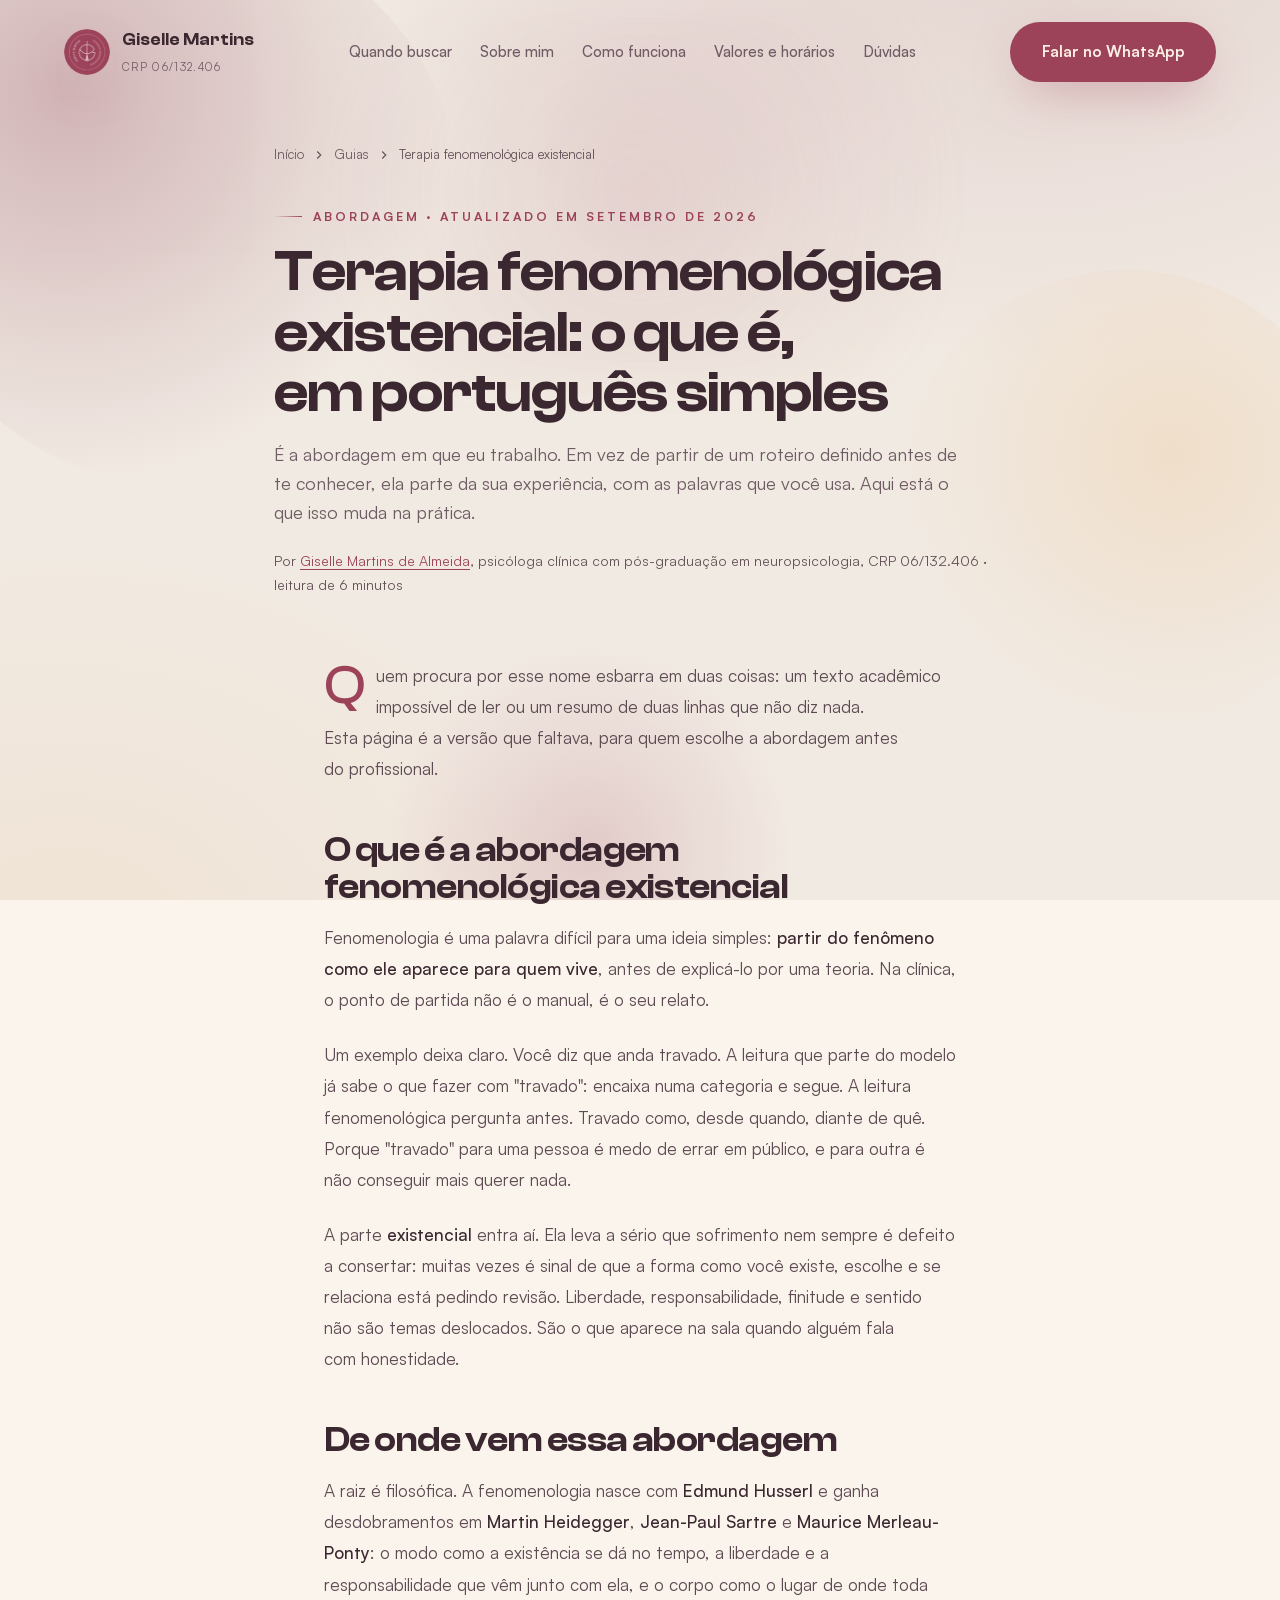
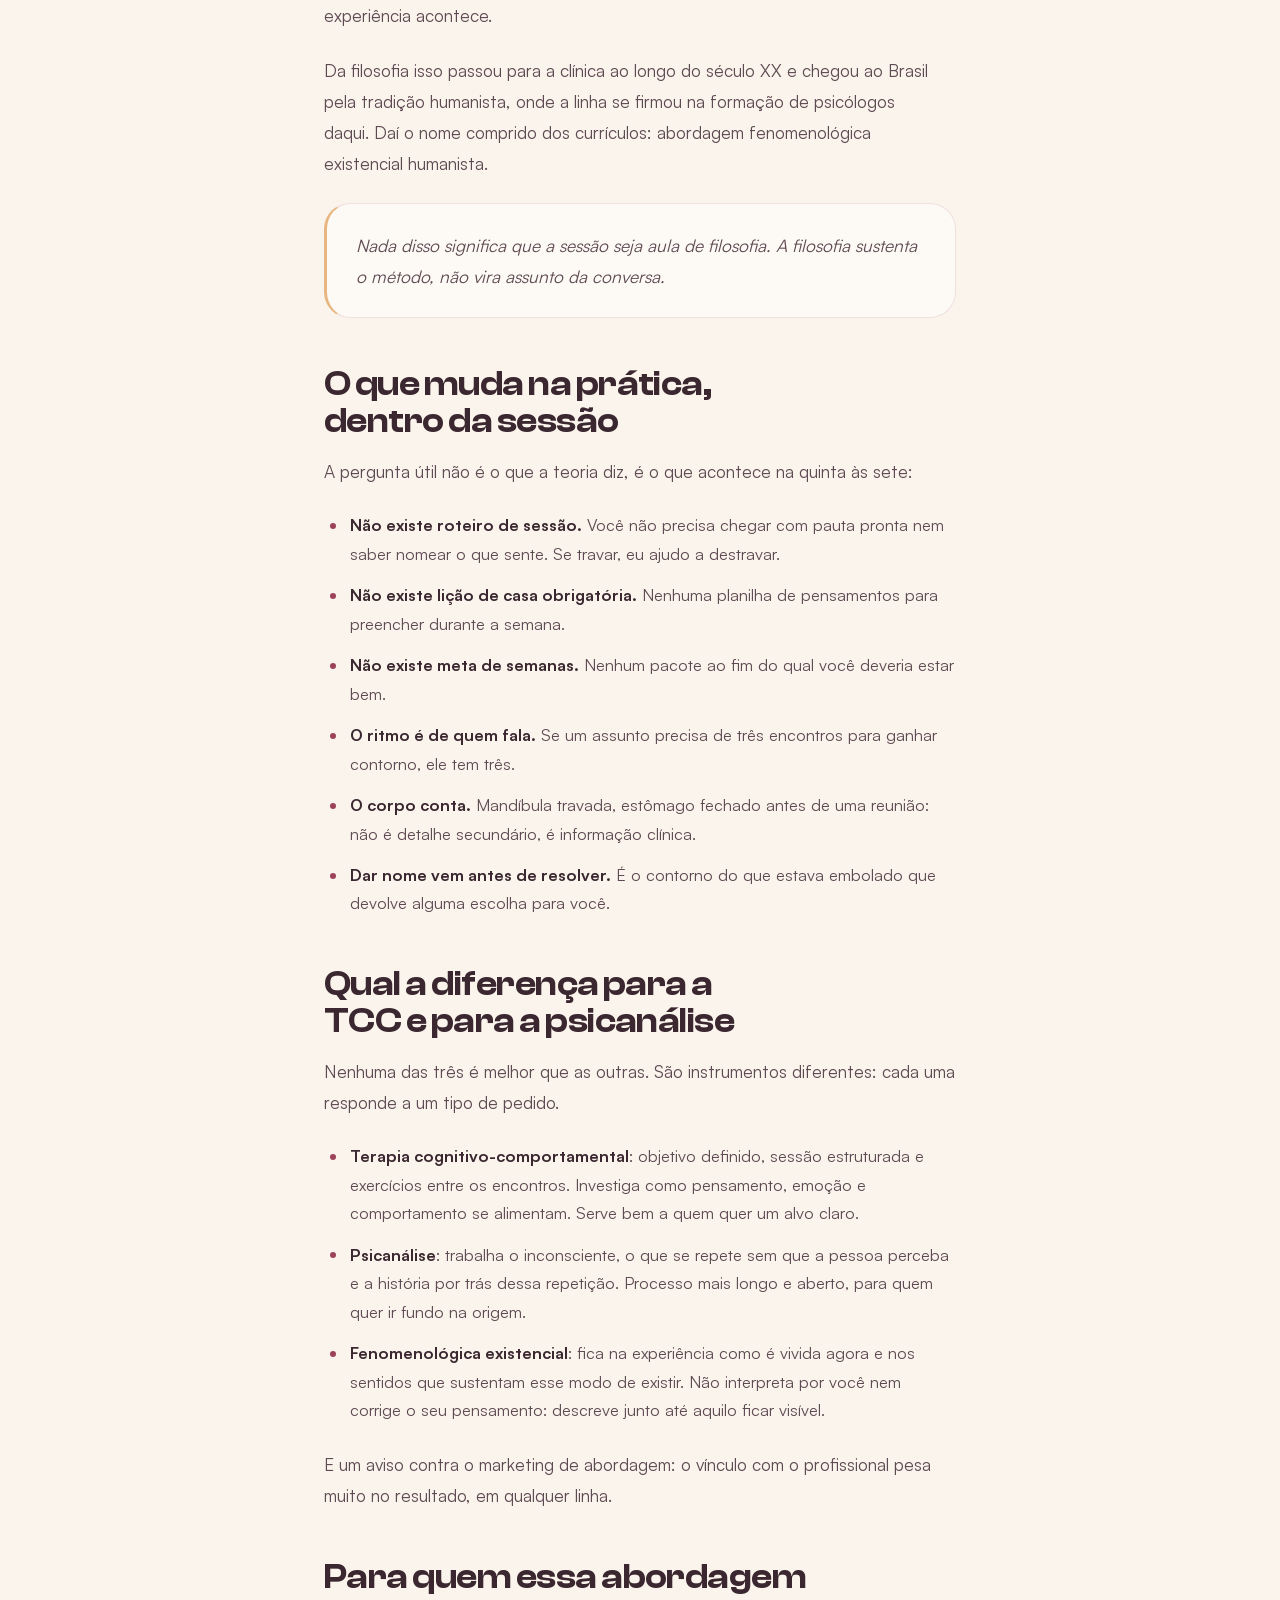
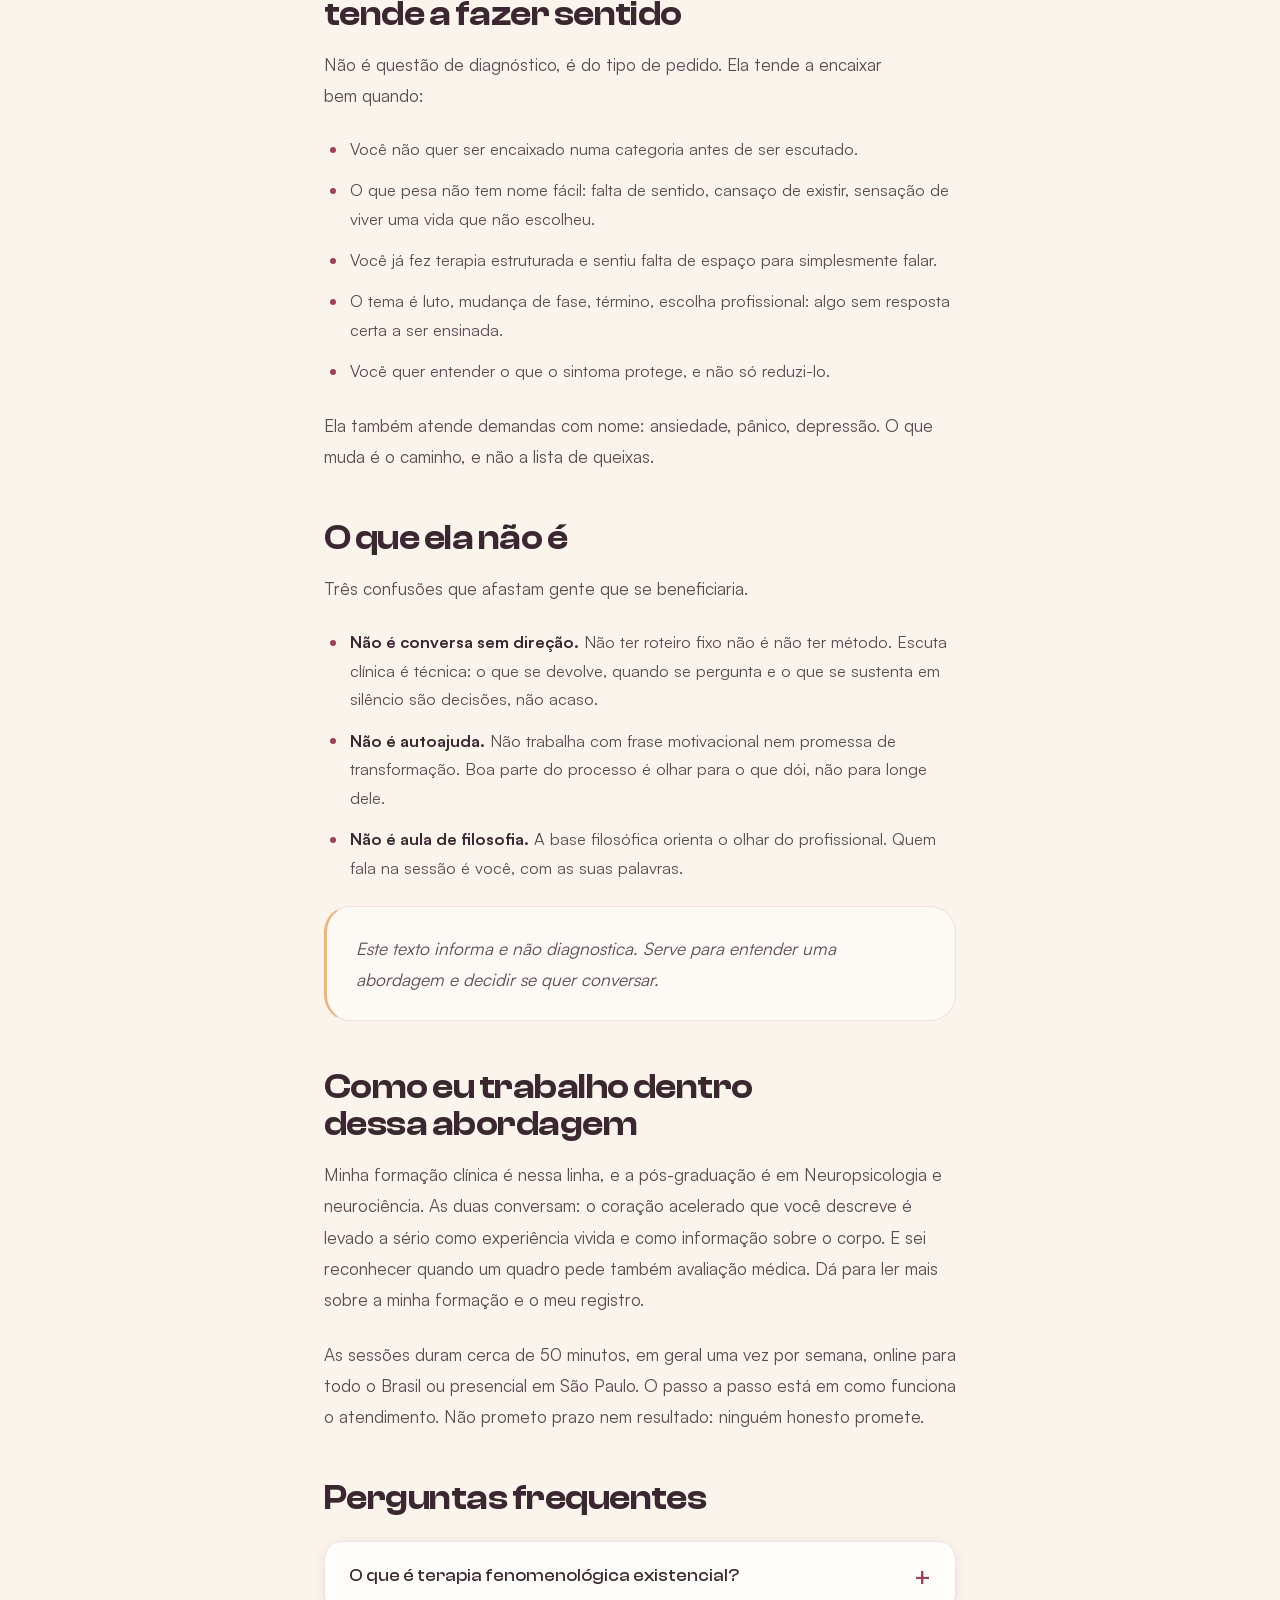
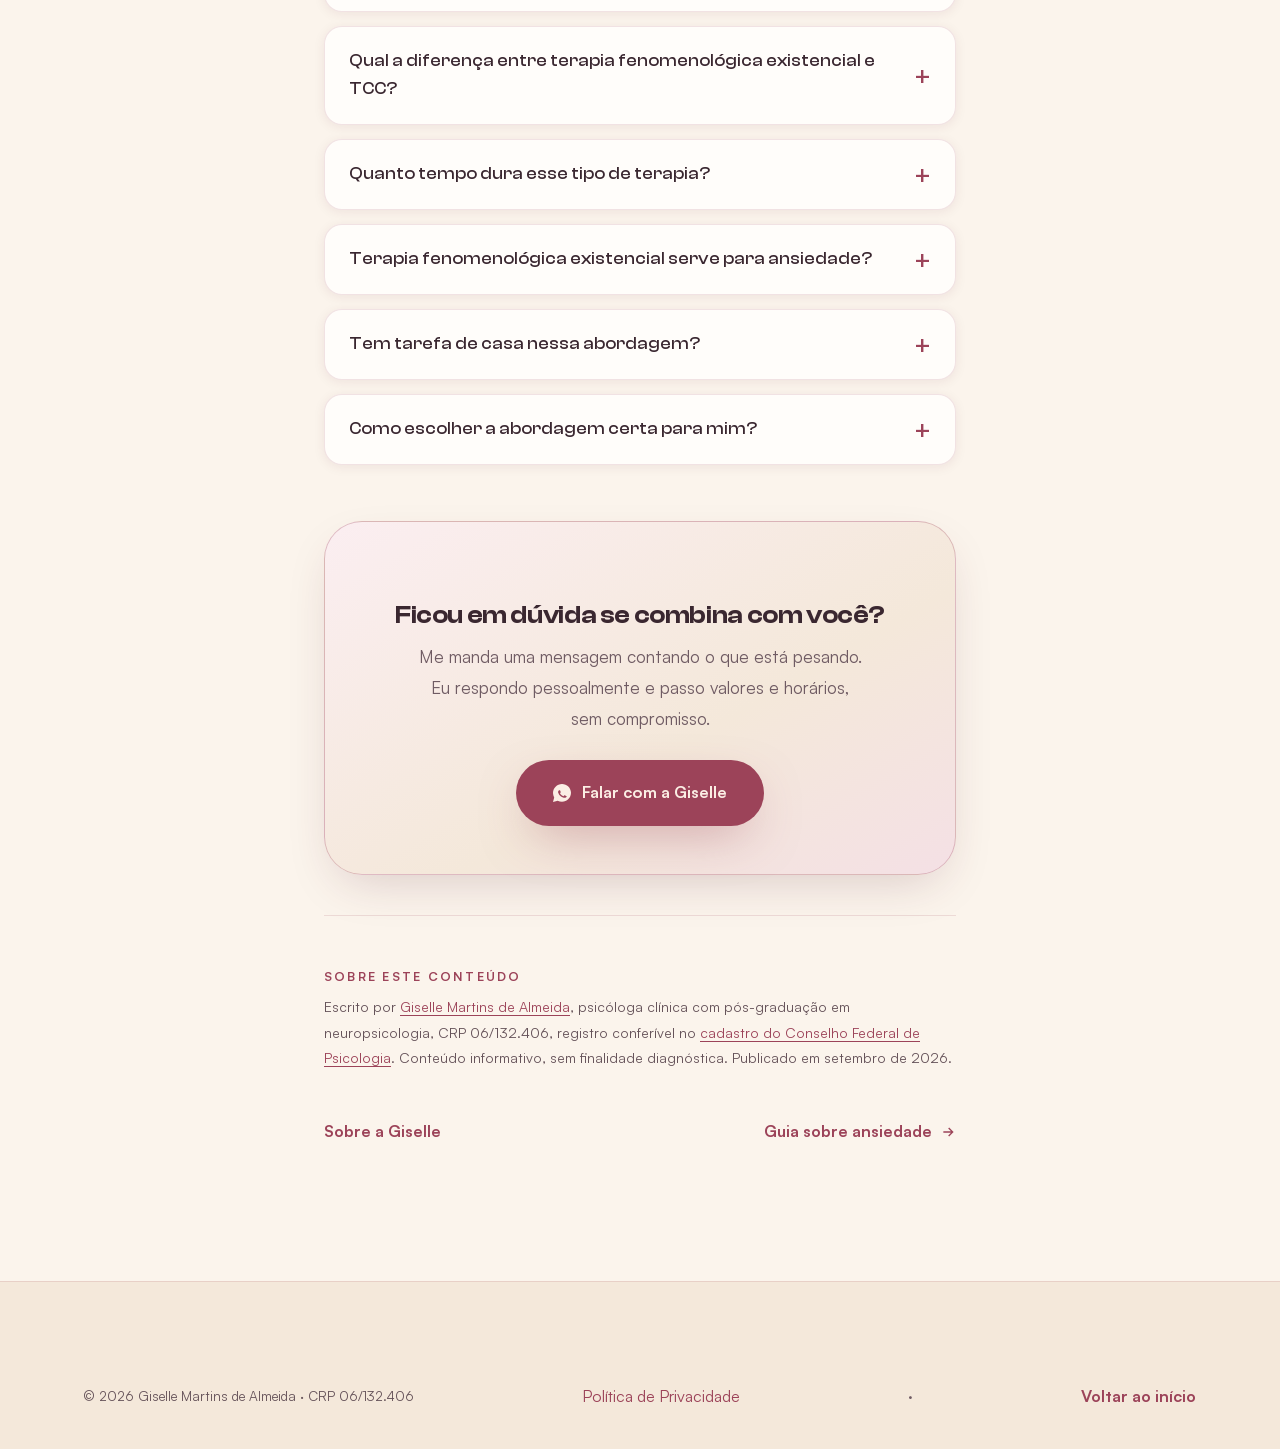
<file: artigos/terapia-fenomenologica-existencial.html>
<!DOCTYPE html>
<html lang="pt-BR">
<head>
  <meta charset="UTF-8" />
  <meta name="viewport" content="width=device-width, initial-scale=1.0" />
  <!-- Google tag (gtag.js), carregada fora do caminho critico.
       O script sao 187 KB e ~163 ms de linha principal. Subir na ociosidade
       (ou no primeiro toque, o que vier antes) tira isso da primeira
       renderizacao sem perder o pageview: o GA4 registra quando ele sobe. -->
  <script>
    window.dataLayer = window.dataLayer || [];
    function gtag(){dataLayer.push(arguments);}
    gtag('js', new Date());
    gtag('config', 'G-RFCD1X5SDE');
    (function () {
      var subiu = false;
      function sobe() {
        if (subiu) return; subiu = true;
        var s = document.createElement('script');
        s.async = true;
        s.src = 'https://www.googletagmanager.com/gtag/js?id=G-RFCD1X5SDE';
        document.head.appendChild(s);
      }
      // quem interage primeiro nao pode ficar sem medicao
      ['pointerdown', 'keydown', 'scroll'].forEach(function (ev) {
        addEventListener(ev, sobe, { once: true, passive: true });
      });
      if ('requestIdleCallback' in window) requestIdleCallback(sobe, { timeout: 3500 });
      else setTimeout(sobe, 2500);
    })();
  </script>
  <title>Terapia fenomenológica existencial: o que é | Giselle Martins</title>
  <meta name="description" content="O que é a terapia fenomenológica existencial, em português simples: como é a sessão e no que ela difere da TCC e da psicanálise. Por Giselle Martins." />
  <meta name="theme-color" content="#9c4359" />
  <link rel="icon" href="../favicon.ico" sizes="32x32" />
  <link rel="icon" href="../assets/img/favicon-512.png" type="image/png" sizes="512x512" />
  <link rel="apple-touch-icon" href="../apple-touch-icon.png" />
  <link rel="canonical" href="https://psicologagisellemartins.com.br/artigos/terapia-fenomenologica-existencial.html" />
  <meta property="og:title" content="Terapia fenomenológica existencial: o que é | Giselle Martins" />
  <meta property="og:description" content="O que é a terapia fenomenológica existencial, em português simples: como é a sessão e no que ela difere da TCC e da psicanálise. Por Giselle Martins." />
  <meta name="twitter:card" content="summary_large_image" />
  <meta name="twitter:title" content="Terapia fenomenológica existencial: o que é | Giselle Martins" />
  <meta name="twitter:description" content="O que é a terapia fenomenológica existencial, em português simples: como é a sessão e no que ela difere da TCC e da psicanálise. Por Giselle Martins." />
  <meta property="og:type" content="article" />
  <meta property="og:locale" content="pt_BR" />
  <meta property="og:url" content="https://psicologagisellemartins.com.br/artigos/terapia-fenomenologica-existencial.html" />
  <meta property="og:image" content="https://psicologagisellemartins.com.br/assets/img/giselle-hero.jpg" />
  <link rel="preload" href="../assets/fonts/clash-display-600.woff2" as="font" type="font/woff2" crossorigin />
  <link rel="preload" href="../assets/fonts/satoshi-400.woff2" as="font" type="font/woff2" crossorigin />
  <!-- css:inline: main.css,article.css --><style>
@font-face {
  font-family: 'Clash Display';
  src: url('/assets/fonts/clash-display-500.woff2') format('woff2');
  font-weight: 500; font-style: normal; font-display: swap;
}
@font-face {
  font-family: 'Clash Display';
  src: url('/assets/fonts/clash-display-600.woff2') format('woff2');
  font-weight: 600; font-style: normal; font-display: swap;
}
@font-face {
  font-family: 'Satoshi';
  src: url('/assets/fonts/satoshi-400.woff2') format('woff2');
  font-weight: 400; font-style: normal; font-display: swap;
}
@font-face {
  font-family: 'Satoshi';
  src: url('/assets/fonts/satoshi-500.woff2') format('woff2');
  font-weight: 500; font-style: normal; font-display: swap;
}
@font-face {
  font-family: 'Satoshi';
  src: url('/assets/fonts/satoshi-700.woff2') format('woff2');
  font-weight: 700; font-style: normal; font-display: swap;
}
:root {
  --wine: #9c4359;
  --wine-700: #883a4d;
  --wine-800: #6f2f40;
  --wine-900: #561f30;
  --wine-soft: #b65f74;
  --mauve: #bc8693;
  --mauve-200: #e3c8cf;
  --gold: #f7d2a3;
  --gold-deep: #e7b681;
  --cream: #fbf4ec;
  --cream-2: #f4e8da;
  --ivory: #fffdfa;
  --sand: #efe2d2;
  --ink: #3a2730;
  --ink-2: #5e4a52;
  --txt: #5e4a52;
  --txt-strong: #3a2730;
  --txt-soft: #6f5b63;
  --txt-faint: #655259;
  --on-wine: #fbeee4;
  --on-wine-soft: #ecccd2;
  --on-wine-faint: #cfa6af;
  --glass: rgba(255, 255, 255, 0.55);
  --glass-strong: rgba(255, 255, 255, 0.8);
  --card: var(--ivory);
  --line: rgba(156, 67, 89, 0.14);
  --line-strong: rgba(156, 67, 89, 0.3);
  --w-glass: rgba(255, 255, 255, 0.08);
  --w-glass-strong: rgba(255, 255, 255, 0.14);
  --w-line: rgba(255, 255, 255, 0.18);
  --w-line-strong: rgba(247, 210, 163, 0.45);
  --glass-border: var(--line);
  --glass-border-strong: var(--line-strong);
  --grad-wine: linear-gradient(135deg, #b65f74 0%, #9c4359 52%, #6f2f40 100%);
  --grad-gold: linear-gradient(135deg, #fbe0bd, #f7d2a3 50%, #e7b681 100%);
  --grad-text: linear-gradient(120deg, #fbe6cc 0%, #f7d2a3 50%, #e7b681 100%);
  --shadow-sm: 0 2px 12px rgba(86, 31, 48, 0.08);
  --shadow-md: 0 18px 50px -16px rgba(86, 31, 48, 0.22);
  --shadow-lg: 0 40px 90px -24px rgba(86, 31, 48, 0.32);
  --glow-wine: 0 18px 50px -16px rgba(156, 67, 89, 0.5);
  --maxw: 1240px;
  --pad: clamp(1.25rem, 5vw, 6rem);
  --radius: 26px;
  --radius-lg: 38px;
  --radius-sm: 14px;
  --sec-top: clamp(3.5rem, 7vw, 6.5rem);
  --sec-bottom: clamp(4.25rem, 8.5vw, 8rem);
  --bar-h: 5.25rem;
  --z-float: 700;
  --z-bar: 750;
  --z-menu: 790;
  --z-nav: 800;
  --ease: cubic-bezier(0.22, 1, 0.36, 1);
  --ease-out: cubic-bezier(0.3, 0, 0.2, 1);
  --t-hover: 160ms;
  --t-state: 240ms;
  --ease-soft: cubic-bezier(0.16, 1, 0.3, 1);
  --font-display: 'Clash Display', 'Satoshi', system-ui, sans-serif;
  --font-body: 'Satoshi', system-ui, -apple-system, sans-serif;
}
*, *::before, *::after { box-sizing: border-box; margin: 0; padding: 0; }
html { -webkit-text-size-adjust: 100%; }
:target, section[id], main[id] { scroll-margin-top: 88px; }
body {
  font-family: var(--font-body);
  background: var(--cream);
  color: var(--txt);
  line-height: 1.65;
  font-weight: 400;
  overflow-x: hidden;
  -webkit-font-smoothing: antialiased;
  text-rendering: optimizeLegibility;
  position: relative;
}
img { max-width: 100%; display: block; height: auto; }
a { color: inherit; text-decoration: none; }
ul { list-style: none; }
button { font-family: inherit; cursor: pointer; }
::selection { background: rgba(188, 134, 147, 0.4); color: var(--wine-900); }
.wrap { width: 100%; max-width: var(--maxw); margin-inline: auto; padding-inline: var(--pad); }
section { position: relative; }
.skip-link {
  position: absolute; left: 1rem; top: -100px; z-index: 1000;
  padding: .8rem 1.3rem; border-radius: 100px;
  background: var(--wine); color: var(--on-wine); font-weight: 600; font-size: .9rem;
  transition: top .25s var(--ease);
}
.skip-link:focus-visible { top: 1rem; }
h1, h2, h3, h4 {
  font-family: var(--font-display); font-weight: 600; line-height: 1.05;
  letter-spacing: -0.015em; color: var(--txt-strong);
  text-wrap: balance;
}
p { text-wrap: pretty; }
.eyebrow {
  font-family: var(--font-body); font-size: 0.78rem; font-weight: 600;
  letter-spacing: 0.24em; text-transform: uppercase; color: var(--wine);
  display: inline-flex; align-items: center; gap: 0.7rem;
}
.eyebrow::before { content: ''; width: 28px; height: 1px; background: linear-gradient(90deg, transparent, var(--wine)); }
.display-1 { font-size: clamp(2.6rem, 7.5vw, 5.6rem); font-weight: 600; letter-spacing: -0.035em; line-height: 1.02; }
.display-2 { font-size: clamp(2rem, 4.4vw, 3.4rem); letter-spacing: -0.025em; line-height: 1.08; }
.lead { font-size: clamp(1.02rem, 1.35vw, 1.2rem); color: var(--txt-soft); font-weight: 400; max-width: 58ch; line-height: 1.62; }
.grad-text { background: var(--grad-text); -webkit-background-clip: text; background-clip: text; -webkit-text-fill-color: transparent; color: transparent; }
.italic-serif { font-style: italic; }
.section-head { max-width: 700px; margin-bottom: clamp(2.2rem, 4.5vw, 3.4rem); }
.section-head h2 { margin: 1rem 0 .9rem; }
.section-head .lead { max-width: 54ch; }
.ambient {
  position: fixed; inset: 0; z-index: -2; overflow: hidden; pointer-events: none;
  transform: translateZ(0);
  contain: paint;
  background:
    radial-gradient(1100px 760px at 80% -10%, rgba(188, 134, 147, 0.22), transparent 60%),
    radial-gradient(900px 680px at 5% 105%, rgba(247, 210, 163, 0.2), transparent 60%),
    var(--cream);
}
.orb { position: absolute; border-radius: 50%; opacity: 0.5; will-change: transform; }
.orb--1 { width: 44vw; height: 44vw; left: -8vw; top: -6vw; background: radial-gradient(circle at 30% 30%, var(--mauve), transparent 70%); animation: drift1 24s var(--ease-soft) infinite alternate; }
.orb--2 { width: 36vw; height: 36vw; right: -6vw; top: 30vh; background: radial-gradient(circle at 60% 40%, var(--gold), transparent 70%); opacity: 0.35; animation: drift2 28s var(--ease-soft) infinite alternate; }
.orb--3 { width: 32vw; height: 32vw; left: 30vw; bottom: -12vw; background: radial-gradient(circle at 50% 50%, var(--wine-soft), transparent 70%); opacity: 0.22; animation: drift3 32s var(--ease-soft) infinite alternate; }
@keyframes drift1 { to { transform: translate3d(8vw, 6vh, 0) scale(1.12); } }
@keyframes drift2 { to { transform: translate3d(-7vw, -5vh, 0) scale(1.1); } }
@keyframes drift3 { to { transform: translate3d(5vw, -8vh, 0) scale(1.18); } }
.grain {
  position: fixed; inset: 0; z-index: -1; pointer-events: none; opacity: 0.04;
  transform: translateZ(0);
  background-image: url("data:image/svg+xml,%3Csvg viewBox='0 0 200 200' xmlns='http://www.w3.org/2000/svg'%3E%3Cfilter id='n'%3E%3CfeTurbulence type='fractalNoise' baseFrequency='0.85' numOctaves='3' stitchTiles='stitch'/%3E%3C/filter%3E%3Crect width='100%25' height='100%25' filter='url(/assets/css/%23n)'/%3E%3C/svg%3E");
}
.nav {
  position: fixed; top: 0; left: 0; right: 0; z-index: 800;
  transform: translateZ(0);
  display: flex; align-items: center; justify-content: space-between;
  padding: 1.4rem var(--pad);
  transition: padding var(--t-state) var(--ease-out), background var(--t-state), border-color var(--t-state), box-shadow var(--t-state);
  border-bottom: 1px solid transparent;
}
.nav.scrolled {
  padding-block: 0.8rem;
  background: rgba(251, 244, 236, 0.96);
  border-bottom: 1px solid var(--line); box-shadow: var(--shadow-sm);
}
.brand { display: flex; align-items: center; gap: 0.75rem; }
.brand__logo { width: 46px; height: 46px; border-radius: 50%; object-fit: cover; box-shadow: var(--glow-wine); }
.brand__name { font-family: var(--font-display); font-weight: 600; font-size: 1.05rem; line-height: 1.05; color: var(--txt-strong); transition: color var(--t-state); }
.brand__crp { font-size: 0.64rem; letter-spacing: 0.18em; color: var(--txt-soft); text-transform: uppercase; transition: color var(--t-state); }
.nav__links { display: flex; align-items: center; gap: 0.35rem; }
.nav__link { position: relative; padding: 0.6rem 1rem; font-size: 0.92rem; font-weight: 500; color: var(--txt-soft); transition: color .35s; }
.nav__link::after { content: ''; position: absolute; left: 1rem; right: 1rem; bottom: 0.35rem; height: 1px; background: var(--wine); transform: scaleX(0); transform-origin: left; transition: transform var(--t-state) var(--ease-out); }
.nav__link:hover { color: var(--wine); }
.nav__link:hover::after { transform: scaleX(1); }
.nav__cta { display: inline-flex; }
.nav__burger { display: none; flex-direction: column; gap: 5px; background: none; border: 0; padding: 8px; }
.nav__burger span { width: 24px; height: 2px; background: var(--wine); border-radius: 2px; transition: var(--t-state) var(--ease-out); }
.mobile-menu {
  position: fixed; inset: 0; z-index: 790;
  background: rgba(111, 47, 64, 0.985);
  display: flex; flex-direction: column; justify-content: center; align-items: center; gap: 0.5rem;
  opacity: 0; visibility: hidden; transition: opacity var(--t-state) var(--ease-out), visibility var(--t-state);
}
.mobile-menu.open { opacity: 1; visibility: visible; }
.mobile-menu a { font-family: var(--font-display); font-size: clamp(1.6rem, 6.2vw, 2.2rem); color: var(--on-wine); padding: 0.35rem; transition: color .3s; }
.mobile-menu a:hover { color: var(--gold); }
.mobile-menu__cta {
  margin-top: 1.2rem; padding: .85rem 1.8rem !important; border-radius: 100px;
  background: var(--gold); color: var(--wine-900) !important;
  font-size: 1.15rem !important; font-weight: 600;
}
body.menu-open { overflow: hidden; }
.btn {
  position: relative; display: inline-flex; align-items: center; gap: 0.65rem;
  padding: 1rem 1.9rem; border-radius: 100px; font-weight: 600; font-size: 0.96rem;
  border: 1px solid transparent; overflow: hidden; isolation: isolate;
  transition: transform var(--t-hover) var(--ease-out), box-shadow var(--t-hover) var(--ease-out), color var(--t-hover) var(--ease-out), background var(--t-hover) var(--ease-out), border-color var(--t-hover) var(--ease-out);
}
.btn svg { width: 18px; height: 18px; }
.btn--primary { background: var(--wine); color: var(--on-wine); box-shadow: var(--glow-wine); }
.btn--primary::before { content: ''; position: absolute; inset: 0; z-index: -1; background: var(--grad-wine); opacity: 0; transition: opacity var(--t-hover) var(--ease-out); }
.btn--primary:hover { transform: translateY(-3px); box-shadow: 0 22px 50px -14px rgba(156,67,89,0.65); }
.btn--primary:hover::before { opacity: 1; }
.btn:active { transform: translateY(0) scale(.985); transition-duration: .08s; }
.btn--ghost { background: transparent; color: var(--wine); border-color: var(--line-strong); }
.btn--ghost:hover { border-color: var(--wine); background: rgba(156,67,89,0.06); transform: translateY(-3px); }
.btn--lg { padding: 1.15rem 2.3rem; font-size: 1.02rem; }
.link-arrow { display: inline-flex; align-items: center; gap: 0.5rem; color: var(--wine); font-weight: 600; }
.link-arrow svg { width: 16px; transition: transform .35s var(--ease); }
.link-arrow:hover svg { transform: translateX(5px); }
.hero {
  min-height: 100svh; display: flex; align-items: center;
  padding-top: 6.5rem; padding-bottom: 2.5rem; overflow: hidden;
  background: linear-gradient(180deg, #fdf8f2 0%, var(--cream) 55%, #f6ebdf 100%);
  color: var(--ink);
}
.hero::before {
  content: ''; position: absolute; right: -8%; top: 50%; translate: 0 -50%;
  width: 60vw; height: 60vw; max-width: 760px; max-height: 760px; z-index: 0; opacity: 0.05;
  background: url('/assets/img/gm-simbolo-wine.png') center/contain no-repeat;
}
.hero::after {
  content: ''; position: absolute; inset: 0; z-index: 0; pointer-events: none;
  background: radial-gradient(900px 520px at 72% -5%, rgba(188,134,147,0.22), transparent 60%);
}
.hero h1, .hero h2 { color: var(--ink); }
.hero .grad-text { display: inline-block; padding-right: 0.14em; margin-right: -0.06em; background: linear-gradient(120deg, var(--wine), var(--mauve)); -webkit-background-clip: text; background-clip: text; -webkit-text-fill-color: transparent; color: transparent; }
.hero .lead { color: var(--txt-soft); }
.hero__grid { position: relative; z-index: 2; display: grid; grid-template-columns: 1.1fr 0.9fr; gap: clamp(2rem, 4.5vw, 4.5rem); align-items: center; width: 100%; }
.hero__content { position: relative; z-index: 2; }
.hero h1 { margin: 0.7rem 0 0.9rem; font-size: clamp(2.05rem, 3.9vw, 3.35rem); letter-spacing: -0.03em; line-height: 1.04; }
.hero .lead { font-size: clamp(1rem, 1.2vw, 1.1rem); max-width: 50ch; }
.hero .lead b { display: block; margin-top: .7rem; color: var(--txt-strong); font-weight: 500; }
.hero h1 .line { display: block; overflow: hidden; padding-bottom: 0.08em; }
.hero h1 .line > span { display: block; transform: translateY(110%); animation: heroLine 1.1s var(--ease) forwards; }
.hero h1 .line:nth-child(2) > span { animation-delay: .12s; }
.hero h1 .line:nth-child(3) > span { animation-delay: .24s; }
@keyframes heroLine { to { transform: translateY(0); } }
.hero__intro { opacity: 0; animation: fadeUp 1s var(--ease) .5s forwards; }
.hero__actions { display: flex; flex-wrap: wrap; gap: .8rem; margin-top: 1.2rem; opacity: 0; animation: fadeUp 1s var(--ease) .65s forwards; }
.hero__micro { margin-top: .75rem; font-size: .82rem; line-height: 1.55; color: var(--txt-soft); opacity: 0; animation: fadeUp 1s var(--ease) .8s forwards; }
.hero__id { display: none; align-items: center; gap: .8rem; opacity: 0; animation: fadeUp 1s var(--ease) .35s forwards; }
.hero__id img { width: 58px; height: 58px; border-radius: 50%; object-fit: cover; object-position: center 18%; border: 2px solid var(--ivory); box-shadow: var(--shadow-md); flex-shrink: 0; }
.hero__id b { display: block; font-family: var(--font-display); font-size: 1.05rem; font-weight: 600; color: var(--txt-strong); line-height: 1.2; }
.hero__id span { font-size: .78rem; letter-spacing: .1em; text-transform: uppercase; color: var(--wine); }
@keyframes fadeUp { from { opacity: 0; transform: translateY(24px); } to { opacity: 1; transform: none; } }
.hero__portrait { position: relative; z-index: 1; opacity: 0; animation: fadeUp 1.2s var(--ease) .4s forwards; }
.portrait-card {
  position: relative; border-radius: var(--radius-lg); overflow: hidden;
  border: 1px solid var(--line-strong); box-shadow: var(--shadow-lg);
  background: var(--ivory); animation: floaty 7s var(--ease-soft) infinite alternate;
}
.portrait-card img { width: 100%; aspect-ratio: 4/5; object-fit: cover; object-position: center 18%; }
.portrait-card::after { content: ''; position: absolute; inset: 0; background: linear-gradient(180deg, rgba(86,31,48,0.05) 0%, transparent 32%, transparent 56%, rgba(86,31,48,0.62)); }
.portrait-badge {
  position: absolute; right: 1rem; bottom: 1rem; z-index: 4;
  display: flex; align-items: center; gap: 0.6rem; padding: 0.65rem 0.95rem; border-radius: 100px;
  background: rgba(255,255,255,0.94); border: 1px solid rgba(255,255,255,0.6); max-width: calc(100% - 2rem); box-shadow: var(--shadow-sm);
}
.portrait-badge i { width: 9px; height: 9px; border-radius: 50%; background: #3fae6b; box-shadow: 0 0 12px #6fd49a; flex-shrink: 0; animation: pulse 2s infinite; }
.portrait-badge span { font-size: 0.78rem; color: var(--wine-900); font-weight: 500; line-height: 1.25; }
@keyframes pulse { 0%,100%{opacity:1;} 50%{opacity:.35;} }
@keyframes floaty { to { transform: translateY(-12px); } }
.hero__chip {
  position: absolute; z-index: 4; padding: 0.6rem 0.95rem; border-radius: 14px;
  background: rgba(255,255,255,0.93);
  border: 1px solid var(--line-strong); font-size: 0.8rem; color: var(--ink); box-shadow: var(--shadow-md); white-space: nowrap;
}
.hero__chip--2 { top: 1rem; right: 1rem; left: auto; bottom: auto; animation: floaty 6s var(--ease-soft) .6s infinite alternate-reverse; }
.hero__chip b { color: var(--wine); }
.scroll-hint { position: absolute; left: 50%; bottom: 2rem; translate: -50% 0; z-index: 3; display: flex; flex-direction: column; align-items: center; gap: 0.6rem; font-size: 0.68rem; letter-spacing: 0.3em; text-transform: uppercase; color: var(--txt-faint); opacity: 0; animation: fadeUp 1s 1.1s forwards; }
.scroll-hint i { width: 1px; height: 46px; background: linear-gradient(var(--wine), transparent); position: relative; overflow: hidden; }
.scroll-hint i::after { content:''; position:absolute; top:-50%; left:0; width:100%; height:50%; background:var(--wine); animation: scrollDot 1.8s var(--ease) infinite; }
@keyframes scrollDot { to { top: 100%; } }
.reveal { opacity: 0; transform: translateY(40px); transition: opacity 1s var(--ease), transform 1s var(--ease); }
.reveal.in { opacity: 1; transform: none; }
.reveal[data-delay="1"] { transition-delay: .1s; }
.reveal[data-delay="2"] { transition-delay: .2s; }
.reveal[data-delay="3"] { transition-delay: .3s; }
.reveal[data-delay="4"] { transition-delay: .4s; }
.section-pad { padding-block: var(--sec-top) var(--sec-bottom); }
.section--tint {
  background: linear-gradient(180deg, transparent, rgba(239,226,210,.55) 12%, rgba(239,226,210,.55) 88%, transparent);
}
.about__grid { display: grid; grid-template-columns: 0.9fr 1.1fr; gap: clamp(2.5rem, 6vw, 5.5rem); align-items: center; }
.about__media { position: relative; }
.about__photo { border-radius: var(--radius-lg); overflow: hidden; border: 1px solid var(--line); box-shadow: var(--shadow-lg); }
.about__photo img { width: 100%; aspect-ratio: 4/5; object-fit: cover; transition: transform 1.2s var(--ease); }
.about__media:hover .about__photo img { transform: scale(1.05); }
.about__quote {
  position: absolute; right: -1.5rem; bottom: -1.5rem; max-width: 280px; padding: 1.4rem 1.6rem; border-radius: 22px;
  background: var(--wine); color: var(--on-wine); box-shadow: var(--glow-wine);
}
.about__quote p { font-family: var(--font-display); font-style: italic; font-size: 1rem; color: var(--on-wine); line-height: 1.4; }
.about__quote cite { display: block; margin-top: 0.7rem; font-size: 0.78rem; color: var(--gold); font-style: normal; }
.about__text p { color: var(--txt); margin-bottom: 1.2rem; }
.about__text p strong { color: var(--txt-strong); font-weight: 600; }
.credentials { display: grid; gap: 0.2rem; margin: 2rem 0; }
.credential { display: flex; gap: 0.9rem; align-items: flex-start; padding: 0.9rem 0; border-top: 1px solid var(--line); }
.credential svg { width: 22px; height: 22px; color: var(--wine); flex-shrink: 0; margin-top: 2px; }
.credential b { color: var(--txt-strong); font-weight: 600; display: block; }
.credential span { font-size: 0.88rem; color: var(--txt-faint); }
.space-text .lead { margin-bottom: 1.6rem; }
.space-gallery { display: grid; grid-template-columns: 1fr 1fr; grid-template-rows: auto auto; gap: 1rem; width: 100%; max-width: 500px; margin-inline: auto; }
.space-gallery figure { border-radius: var(--radius); overflow: hidden; border: 1px solid var(--line); box-shadow: var(--shadow-md); }
.space-gallery figure img { width: 100%; height: 100%; object-fit: cover; transition: transform 1s var(--ease); }
.space-gallery figure:hover img { transform: scale(1.06); }
.space-gallery .g-main { grid-column: 1 / -1; aspect-ratio: 16/10; }
.space-gallery .g-a, .space-gallery .g-b { aspect-ratio: 1/1; }
.cta {
  position: relative; border-radius: var(--radius-lg); overflow: hidden;
  padding: clamp(3.2rem, 7vw, 5.8rem) clamp(1.5rem, 6vw, 5rem); text-align: center;
  background: var(--grad-wine);
  box-shadow: 0 40px 90px -30px rgba(86, 31, 48, 0.55);
}
.cta::before { content: ''; position: absolute; right: -6%; top: -40%; width: 55%; height: 180%; z-index: 0; opacity: 0.09; background: url('/assets/img/gm-simbolo-branco.webp') center/contain no-repeat; }
.cta::after { content: ''; position: absolute; inset: 0; z-index: 0; pointer-events: none; background: radial-gradient(760px circle at 50% -25%, rgba(247,210,163,0.22), transparent 62%); }
.cta > * { position: relative; z-index: 1; }
.cta h2 { margin-bottom: 1.2rem; color: var(--on-wine); }
.cta .eyebrow { justify-content: center; color: var(--gold); }
.cta .eyebrow::before { background: linear-gradient(90deg, transparent, var(--gold)); }
.cta .lead { margin: 0 auto; color: var(--on-wine-soft); }
.cta__actions { display: flex; gap: .9rem; justify-content: center; flex-wrap: wrap; }
.cta .hero__micro { color: var(--on-wine-faint); animation: none; opacity: 1; }
.cta .btn--primary { background: var(--grad-gold); color: var(--wine-900); box-shadow: 0 18px 44px -14px rgba(0,0,0,.45); }
.cta .btn--primary::before { display: none; }
.cta .btn--primary:hover { box-shadow: 0 24px 54px -14px rgba(0,0,0,.55); }
.cta .btn--ghost { background: rgba(255,255,255,0.08); color: var(--on-wine); border-color: var(--w-line); }
.cta .btn--ghost:hover { background: rgba(255,255,255,0.16); border-color: var(--w-line-strong); }
.footer { background: var(--cream-2); color: var(--txt-soft); border-top: 1px solid var(--line); padding-top: clamp(3rem, 6vw, 4.5rem); padding-bottom: 2.5rem; }
.footer__grid { display: grid; grid-template-columns: 1.6fr 1fr 1.1fr; gap: 2rem clamp(2rem, 5vw, 4rem); margin-bottom: 2.5rem; }
.footer .brand__name { color: var(--txt-strong); }
.footer .brand__crp { color: var(--txt-faint); }
.footer__brand p { color: var(--txt-soft); max-width: 34ch; margin-top: 1rem; font-size: 0.92rem; }
.footer h4, .footer__col h2 { font-size: 0.8rem; letter-spacing: 0.2em; text-transform: uppercase; color: var(--wine); margin-bottom: 1.1rem; font-family: var(--font-body); font-weight: 600; line-height: 1.4; }
.footer__col a, .footer__col p { display: block; color: var(--txt-soft); padding: 0.35rem 0; font-size: 0.95rem; transition: color .3s; }
.footer__col a:hover { color: var(--wine); }
.socials { display: flex; gap: 0.7rem; margin-top: 1.4rem; }
.socials a { width: 42px; height: 42px; border-radius: 12px; display: grid; place-items: center; background: var(--ivory); border: 1px solid var(--line); color: var(--wine); transition: var(--t-hover) var(--ease-out); }
.socials a:hover { background: var(--wine); border-color: var(--wine); color: var(--ivory); transform: translateY(-3px); }
.socials svg { width: 18px; height: 18px; }
.footer__bottom { display: flex; justify-content: space-between; align-items: center; gap: 1rem; flex-wrap: wrap; padding-top: 1.8rem; border-top: 1px solid var(--line); }
.footer__bottom p { font-size: 0.84rem; color: var(--txt-faint); }
.footer__bottom a { color: var(--wine); }
.wa-float { position: fixed; right: 1.5rem; bottom: calc(1.5rem + env(safe-area-inset-bottom)); z-index: 700; width: 60px; height: 60px; border-radius: 50%; display: grid; place-items: center; background: #25D366; box-shadow: 0 12px 30px -8px rgba(37,211,102,0.6); transition: transform var(--t-hover) var(--ease-out); }
.wa-float::before { content:''; position:absolute; inset:0; border-radius:50%; border:2px solid #25D366; animation: pulseRing 2.4s infinite; }
.wa-float:hover { transform: scale(1.08); }
.wa-float svg { width: 32px; height: 32px; fill: #fff; }
@keyframes pulseRing { 0%{transform:scale(1);opacity:.7;} 100%{transform:scale(1.7);opacity:0;} }
.mobile-cta {
  position: fixed; left: 0; right: 0; bottom: 0; z-index: 750; display: none;
  padding: .65rem 1rem calc(.65rem + env(safe-area-inset-bottom));
  background: rgba(251, 244, 236, 0.97);
  border-top: 1px solid var(--line); box-shadow: 0 -8px 30px -18px rgba(86, 31, 48, 0.4);
}
.mobile-cta .btn { width: 100%; justify-content: center; min-height: 52px; }
@media (prefers-reduced-motion: reduce) {
  *, *::before, *::after { animation-duration: .001ms !important; animation-iteration-count: 1 !important; transition-duration: .001ms !important; scroll-behavior: auto !important; }
  .orb { animation: none; }
}
:focus-visible { outline: 2px solid var(--wine); outline-offset: 3px; border-radius: 4px; }
.mobile-cta a:focus-visible { outline-offset: -3px; }
.hero__assur { display: flex; flex-wrap: wrap; gap: 0.5rem; margin: 0.8rem 0; opacity: 0; animation: fadeUp 1s var(--ease) .75s forwards; }
.hero__assur span { display: inline-flex; align-items: center; gap: 0.4rem; padding: 0.4rem 0.82rem; border-radius: 100px; background: rgba(255,255,255,0.6); border: 1px solid var(--line); font-size: 0.8rem; color: var(--ink); }
.hero__assur svg { width: 15px; height: 15px; color: var(--wine); flex-shrink: 0; }
.inline-cta {
  display: flex; align-items: center; justify-content: space-between; gap: 1.5rem; flex-wrap: wrap;
  margin-top: clamp(2rem, 4vw, 3rem); padding: 1.5rem 1.8rem; border-radius: var(--radius);
  background: var(--ivory); border: 1px solid var(--line-strong); box-shadow: var(--shadow-sm);
}
.inline-cta p { margin: 0; max-width: 48ch; color: var(--txt-strong); font-weight: 500; font-size: 1.02rem; }
.inline-cta .btn { flex-shrink: 0; }
.inline-cta svg { width: 18px; height: 18px; }
.practical { gap: 0.2rem clamp(1.5rem, 4vw, 3.5rem); }
.proof-bar { border-block: 1px solid var(--line); background: rgba(255,255,255,.45); }
.proof-bar .wrap { display: grid; grid-template-columns: repeat(4, minmax(0, 1fr)); gap: 1rem clamp(1.5rem, 4vw, 3.5rem); padding-block: clamp(1.5rem, 3vw, 2.2rem); }
.proof {
  display: grid; grid-template-columns: 22px 1fr; gap: 0 .8rem; align-items: center;
  font-size: .88rem; color: var(--txt-soft); line-height: 1.4;
}
.proof svg { width: 22px; height: 22px; color: var(--wine); }
.proof b { display: block; color: var(--txt-strong); font-weight: 600; font-size: .93rem; }
.proof a { color: var(--wine); text-decoration: underline; text-underline-offset: 3px; }
.needs { display: grid; grid-template-columns: repeat(2, minmax(0, 1fr)); gap: .2rem clamp(2rem, 5vw, 4rem); }
.need {
  display: grid; grid-template-columns: 42px 1fr; gap: 0 1rem; align-items: start;
  padding: 1.3rem 0; border-top: 1px solid var(--line);
  transition: border-color var(--t-state) var(--ease-out);
}
.need:hover { border-color: var(--line-strong); }
.need__icon {
  grid-row: span 2; width: 42px; height: 42px; border-radius: 12px;
  display: grid; place-items: center; color: var(--wine);
  background: linear-gradient(140deg, rgba(156,67,89,0.09), rgba(247,210,163,0.2));
  transition: background var(--t-state) var(--ease-out), color var(--t-state) var(--ease-out);
}
.need:hover .need__icon { background: var(--wine); color: var(--gold); }
.need__icon svg { width: 21px; height: 21px; }
.need h3 { font-size: 1.02rem; margin: .1rem 0 .3rem; color: var(--ink); letter-spacing: -.01em; }
.need p { font-size: 0.9rem; color: var(--txt-soft); line-height: 1.55; }
.needs-note { margin-top: 2.2rem; display: flex; flex-wrap: wrap; align-items: center; gap: 0.6rem 1.2rem; color: var(--txt-soft); font-size: .94rem; }
.needs-note .reads { display: inline-flex; flex-wrap: wrap; gap: 0.4rem 1rem; }
.needs-note .reads a { color: var(--wine); font-weight: 500; }
.needs-note .reads a:hover { text-decoration: underline; }
.steps { display: grid; gap: 0; }
.step { position: relative; padding: 0 0 1.7rem 3.3rem; }
.step::before {
  content: ''; position: absolute; left: 19px; top: 40px; bottom: 0; width: 1px;
  background: var(--line-strong);
}
.step:last-child::before { background: linear-gradient(180deg, var(--line-strong), transparent); }
.step:last-child { padding-bottom: 0; }
.step__n {
  position: absolute; left: 0; top: 0; margin: 0;
  font-family: var(--font-display); font-size: .95rem; font-weight: 600; color: var(--on-wine);
  display: grid; place-items: center; width: 40px; height: 40px; border-radius: 50%;
  background: var(--wine); border: 4px solid var(--cream); box-shadow: var(--glow-wine);
}
.step h3 { font-size: 1.08rem; margin-bottom: 0.4rem; color: var(--ink); letter-spacing: -.01em; }
.step p { font-size: 0.94rem; color: var(--txt-soft); }
@media (min-width: 860px) {
  .steps--row { grid-template-columns: repeat(4, 1fr); gap: clamp(1.2rem, 2.5vw, 2rem); }
  .steps--row .step { padding: 3.4rem 0 0; }
  .steps--row .step::before {
    left: 0; right: calc(-1 * clamp(1.2rem, 2.5vw, 2rem)); top: 20px;
    bottom: auto; width: auto; height: 1px;
    background: var(--line-strong);
  }
  .steps--row .step:last-child::before { right: 0; background: linear-gradient(90deg, var(--line-strong), transparent); }
  .steps--row .step p { max-width: 34ch; }
}
.process-grid { display: grid; grid-template-columns: 1.05fr 0.95fr; gap: clamp(2rem, 5vw, 4rem); align-items: center; margin-top: clamp(2.5rem, 5vw, 4rem); }
.trust { display: grid; grid-template-columns: repeat(2, minmax(0, 1fr)); gap: 0.2rem clamp(1.5rem, 4vw, 3.5rem); }
.trust__item { display: grid; grid-template-columns: 24px 1fr; gap: 0 .85rem; align-items: start; padding: 1.05rem 0; border-top: 1px solid var(--line); }
.trust__item svg { grid-row: span 2; width: 22px; height: 22px; color: var(--wine); margin-top: 3px; }
.trust__item b { color: var(--txt-strong); font-weight: 600; display: block; margin-bottom: .12rem; }
.trust__item span { font-size: 0.89rem; color: var(--txt-soft); line-height: 1.55; }
.trust__item--key { border-top-color: var(--line-strong); }
.trust__item--key b { color: var(--wine); }
.faq { display: grid; gap: 0.9rem; max-width: 840px; margin-inline: auto; }
.faq details { background: var(--card); border: 1px solid var(--line); border-radius: 18px; padding: 0 1.5rem; box-shadow: var(--shadow-sm); transition: border-color var(--t-state) var(--ease-out), box-shadow var(--t-state) var(--ease-out); }
.faq details[open] { border-color: var(--line-strong); box-shadow: var(--shadow-md); }
.faq summary { list-style: none; cursor: pointer; padding: 1.25rem 0; font-family: var(--font-display); font-weight: 500; font-size: 1.08rem; color: var(--ink); display: flex; justify-content: space-between; gap: 1.2rem; align-items: center; }
.faq summary::-webkit-details-marker { display: none; }
.faq summary::after { content: '+'; font-family: var(--font-body); font-size: 1.6rem; line-height: 1; color: var(--wine); transition: transform var(--t-state) var(--ease-out); }
.faq details[open] summary::after { transform: rotate(45deg); }
.faq__a { padding: 0 0 1.4rem; color: var(--txt-soft); font-size: 0.98rem; line-height: 1.75; max-width: 64ch; }
@media (hover: none) { .faq summary { cursor: pointer; } }
@media (max-width: 1024px) {
  .process-grid { grid-template-columns: 1fr; }
  .trust { grid-template-columns: 1fr; }
}
.section-head--center { text-align: center; margin-inline: auto; }
.section-head--center .eyebrow { justify-content: center; }
.section-head--center .lead { margin-inline: auto; }
.h-md { font-family: var(--font-display); font-size: clamp(1.6rem, 2.8vw, 2.1rem); letter-spacing: -.02em; line-height: 1.12; margin-bottom: .9rem; color: var(--txt-strong); }
.link-inline { color: var(--wine); text-decoration: underline; text-underline-offset: 3px; text-decoration-thickness: 1px; }
.link-inline:hover { text-decoration-thickness: 2px; }
.space-text__note { margin-top: 1.4rem; padding-top: 1.1rem; border-top: 1px solid var(--line); font-size: .86rem; color: var(--txt-faint); letter-spacing: .02em; }
.fibers {
  position: absolute; inset: 0; z-index: 0; width: 100%; height: 100%;
  pointer-events: none; opacity: 0;
  transition: opacity 1.2s var(--ease);
  mask-image: radial-gradient(120% 100% at 70% 40%, #000 25%, transparent 78%);
}
.fibers.on { opacity: .34; }
@media (prefers-reduced-motion: reduce) { .fibers { display: none; } }
.glow-card {
  --edge-proximity: 0;
  --cursor-angle: 45deg;
  --edge-sens: 28;
  position: relative; isolation: isolate;
  transform: translate3d(0, 0, .01px);
}
.glow-card::after {
  content: ''; position: absolute; inset: -1px; border-radius: inherit;
  pointer-events: none; z-index: 2;
  border: 1px solid transparent;
  background:
    conic-gradient(from 210deg, var(--wine), var(--gold-deep) 30%, var(--mauve) 55%, var(--wine) 80%, var(--wine))
    border-box;
  -webkit-mask:
    linear-gradient(#000 0 0) padding-box exclude,
    linear-gradient(#000 0 0) border-box;
  mask:
    linear-gradient(#000 0 0) padding-box,
    linear-gradient(#000 0 0) border-box;
  mask-composite: exclude;
  -webkit-mask-composite: xor;
  opacity: calc((var(--edge-proximity) - var(--edge-sens)) / (100 - var(--edge-sens)));
  transition: opacity .3s ease-out;
}
.glow-card::before {
  content: ''; position: absolute; inset: -14px; border-radius: inherit;
  pointer-events: none; z-index: -1;
  box-shadow: 0 0 24px 2px rgba(156, 67, 89, .28), 0 0 60px 6px rgba(231, 182, 129, .18);
  -webkit-mask-image: conic-gradient(from var(--cursor-angle) at center, #000 3%, transparent 12%, transparent 88%, #000 97%);
  mask-image: conic-gradient(from var(--cursor-angle) at center, #000 3%, transparent 12%, transparent 88%, #000 97%);
  opacity: calc((var(--edge-proximity) - var(--edge-sens)) / (100 - var(--edge-sens)));
  transition: opacity .35s ease-out;
}
@media (hover: none) { .glow-card::before, .glow-card::after { display: none; } }
.dock {
  position: fixed; left: 50%; bottom: 1.25rem; translate: -50% 0; z-index: var(--z-bar);
  display: none; align-items: flex-end; gap: .45rem;
  padding: .5rem .6rem; border-radius: 20px;
  background: rgba(251, 244, 236, .92);
  border: 1px solid var(--line-strong); box-shadow: var(--shadow-md);
  opacity: 0; transform: translateY(14px); pointer-events: none;
  transition: opacity var(--t-state) var(--ease-out), transform var(--t-state) var(--ease-out);
}
.dock.on { opacity: 1; transform: none; pointer-events: auto; }
@media (min-width: 900px) and (hover: hover) { .dock { display: flex; } }
.dock__item {
  --s: 44px;
  position: relative; flex: 0 0 auto;
  width: var(--s); height: var(--s); border-radius: 13px;
  display: grid; place-items: center;
  background: var(--ivory); border: 1px solid var(--line); color: var(--wine);
  transition: background .3s, color .3s, border-color .3s;
}
.dock__item svg { width: 45%; height: 45%; }
.dock__item:hover { background: var(--wine); border-color: var(--wine); color: var(--gold); }
.dock__item--cta { background: var(--wine); border-color: var(--wine); color: var(--on-wine); box-shadow: var(--glow-wine); }
.dock__item--cta:hover { background: var(--wine-800); color: var(--gold); }
.dock__item[aria-current="true"] { border-color: var(--wine); box-shadow: inset 0 0 0 1px var(--wine); }
.dock__label {
  position: absolute; bottom: calc(100% + 10px); left: 50%; translate: -50% 4px;
  padding: .3rem .65rem; border-radius: 8px; white-space: nowrap;
  background: var(--wine-900); color: var(--on-wine); font-size: .76rem; font-weight: 500;
  opacity: 0; pointer-events: none; transition: opacity .2s, translate .2s var(--ease);
}
.dock__item:hover .dock__label, .dock__item:focus-visible .dock__label { opacity: 1; translate: -50% 0; }
@media (prefers-reduced-motion: reduce) { .dock__item { --s: 44px !important; } }
@media (min-width: 900px) and (hover: hover) { .wa-float { display: none; } }
.hero__actions .btn--lg { padding-inline: 1.9rem; }
@media (min-width: 1025px) { .hero__grid { grid-template-columns: 1.16fr 0.84fr; } }
.hero::before { display: none; }
.scroll-hint { display: none; }
@media (min-width: 721px) {
  .hero__assur { gap: .45rem; }
  .hero__assur span { padding: .38rem .78rem; font-size: .79rem; }
}
@media (max-width: 720px) {
  .hero__actions .btn--lg { padding: 1rem 1.2rem; font-size: .97rem; }
  .cta__actions .btn--lg { padding: 1rem 1.2rem; font-size: .97rem; }
}
@media (max-width: 1024px) {
  .hero__grid { grid-template-columns: 1fr; gap: 2.5rem; }
  .hero__portrait { max-width: 400px; margin-inline: auto; }
  .about__grid { grid-template-columns: 1fr; }
  .about__media { max-width: 460px; margin-bottom: 1.5rem; }
  .footer__grid { grid-template-columns: 1fr 1fr; }
  .proof-bar .wrap { grid-template-columns: repeat(2, minmax(0, 1fr)); }
}
@media (max-width: 860px) {
  .practical { grid-template-columns: repeat(2, minmax(0, 1fr)); }
}
@media (max-width: 720px) {
  :root { --radius: 20px; --radius-lg: 26px; --radius-sm: 12px; }
  .nav__burger.active span:nth-child(1) { transform: translateY(7px) rotate(45deg); }
  .nav__burger.active span:nth-child(2) { opacity: 0; }
  .nav__burger.active span:nth-child(3) { transform: translateY(-7px) rotate(-45deg); }
  .footer__grid { grid-template-columns: 1fr; gap: 2.2rem; }
  .about__quote { position: static; margin-top: 1rem; max-width: none; }
  .scroll-hint { display: none; }
  .mobile-menu { justify-content: flex-start; padding: 6rem 1.5rem 3rem; overflow-y: auto; }
  .hero { padding-top: 4.75rem; padding-bottom: 2.5rem; min-height: 0; }
  .hero__portrait { display: none; }
  .hero__id { display: flex; }
  .hero .eyebrow { display: none; }
  .nav .brand > span { display: none; }
  .hero h1 { font-size: clamp(2rem, 8.4vw, 2.5rem); margin: .85rem 0 .7rem; }
  .hero .lead { font-size: .98rem; }
  .hero .lead b { margin-top: .55rem; }
  .hero__assur { gap: .4rem; margin: 1rem 0 0; }
  .hero__assur span { font-size: .75rem; padding: .34rem .68rem; }
  .hero__actions { flex-direction: column; gap: .6rem; margin-top: 1.1rem; }
  .hero__actions .btn { width: 100%; justify-content: center; }
  .mobile-cta { display: block; }
  .wa-float { display: none; }
  body { padding-bottom: calc(var(--bar-h) + env(safe-area-inset-bottom)); }
  .inline-cta { flex-direction: column; align-items: stretch; text-align: left; padding: 1.4rem 1.3rem; gap: 1.1rem; }
  .inline-cta .btn { justify-content: center; }
  .needs { grid-template-columns: 1fr; gap: 0; }
  .need { grid-template-columns: 36px 1fr; gap: 0 .9rem; padding: 1rem 0; }
  .need__icon { grid-row: span 2; width: 36px; height: 36px; border-radius: 10px; }
  .need__icon svg { width: 19px; height: 19px; }
  .need h3 { font-size: .97rem; margin: 0 0 .2rem; }
  .need p { font-size: .87rem; }
  .trust, .practical { grid-template-columns: 1fr; }
  .proof-bar .wrap { grid-template-columns: 1fr; gap: .2rem; }
  .proof { padding: .7rem 0; border-top: 1px solid var(--line); }
  .proof-bar .proof:first-child { border-top: 0; }
  .space-gallery { max-width: none; }
  .cta__actions .btn { width: 100%; justify-content: center; }
  .needs-note .reads a { display: inline-flex; align-items: center; min-height: 44px; }
  .nav__burger { padding: 14px 10px; }
  .footer__col a { padding: .72rem 0; }
  .footer__bottom a { display: inline-block; padding: .85rem 0; }
  .socials a { width: 46px; height: 46px; }
}
@media (min-width: 560px) and (max-width: 720px) {
  .needs { grid-template-columns: repeat(2, minmax(0, 1fr)); gap: 0 2rem; }
}
.nav { gap: clamp(1.25rem, 3vw, 2.5rem); }
.nav .brand { flex-shrink: 0; }
.nav__cta { flex-shrink: 0; white-space: nowrap; }
.nav__links { flex-shrink: 0; }
.nav__link { padding: 0.6rem 0.7rem; white-space: nowrap; }
.nav__link::after { left: 0.7rem; right: 0.7rem; }
.cta__micro {
  margin-top: 1.5rem; font-size: .82rem; line-height: 1.5;
  color: var(--on-wine-faint);
}
.cta__actions { margin-top: 2.4rem; }
.cta .btn--primary { box-shadow: 0 14px 30px -12px rgba(0, 0, 0, .5); }
.cta .btn--primary:hover { box-shadow: 0 20px 40px -12px rgba(0, 0, 0, .55); }
.cta::before { right: -14%; opacity: .055; }
.glow-card::before, .glow-card::after { display: none; }
.glow-card:hover::before, .glow-card:hover::after { display: block; }
.orb { will-change: auto; }
.about__media:hover .about__photo img { will-change: transform; }
.fibers { image-rendering: auto; }
@media (max-width: 1080px) {
  .nav__links, .nav__cta { display: none; }
  .nav__burger { display: flex; }
}
.hero { min-height: min(100svh, 860px); }
.nav--compact .nav__links, .nav--compact .nav__cta { display: none; }
.nav--compact .nav__burger { display: flex; }
picture { display: contents; }
@media (max-width: 720px) {
  .hero h1,
  .display-1,
  .display-2,
  .article-hero h1,
  .prose h2 {
    letter-spacing: -0.005em;
    word-spacing: 0.08em;
  }
  .need h3, .step h3, .faq summary, .h-md, .trust__item b {
    letter-spacing: 0;
    word-spacing: 0.04em;
  }
}
@media (min-width: 721px) and (max-width: 1024px) {
  .hero h1, .display-1, .display-2 { letter-spacing: -0.015em; word-spacing: 0.03em; }
}
.brand__crp { font-size: 0.7rem; letter-spacing: 0.12em; }
@media (max-width: 720px) {
  .brand__crp { font-size: 0.76rem; letter-spacing: 0.08em; }
}
@media (max-width: 900px) {
  .orb { animation: none; }
}
.article-hero {
  padding-top: 9rem; padding-bottom: clamp(2.5rem, 6vw, 4rem);
  position: relative; overflow: hidden;
}
.article-hero::after {
  content: ''; position: absolute; left: 50%; top: 0; translate: -50% 0;
  width: 80vw; max-width: 900px; height: 380px; z-index: -1; opacity: .55;
  background: radial-gradient(circle, rgba(188,134,147,0.4), transparent 65%);
  filter: blur(20px);
}
.article-hero .wrap { max-width: 860px; }
.breadcrumb { display: flex; gap: 0.5rem; align-items: center; font-size: 0.82rem; color: var(--txt-faint); margin-bottom: 2rem; }
.breadcrumb a { color: var(--txt-soft); transition: color var(--t-hover); }
.breadcrumb a:hover { color: var(--wine); }
.breadcrumb svg { width: 14px; height: 14px; }
.article-hero h1 { font-size: clamp(2.1rem, 5.2vw, 3.6rem); margin: 1rem 0; }
.article-hero .lead { font-size: clamp(1rem, 1.4vw, 1.18rem); }
.article-body { padding-bottom: clamp(4rem, 9vw, 7rem); }
.article-body .wrap { max-width: 760px; }
.prose > * { margin-bottom: 1.5rem; }
.prose p { font-size: 1.08rem; color: var(--txt); line-height: 1.8; }
.prose > p:first-of-type::first-letter {
  font-family: var(--font-display); font-size: 3.4rem; line-height: 0.8; float: left;
  margin: 0.35rem 0.7rem 0 0; color: var(--wine);
}
.prose h2 { font-size: clamp(1.6rem, 3vw, 2.2rem); margin: 3rem 0 1rem; }
.prose h3 { font-size: 1.3rem; margin: 2rem 0 0.8rem; color: var(--txt-strong); }
.prose strong { color: var(--txt-strong); font-weight: 500; }
.callout {
  padding: 1.6rem 1.8rem; border-radius: var(--radius);
  background: var(--glass); border: 1px solid var(--glass-border);
  border-left: 3px solid var(--gold-deep);
}
.callout p { margin: 0; color: var(--txt); font-style: italic; }
.symptom-grid { display: grid; grid-template-columns: repeat(2, 1fr); gap: 0.8rem; margin: 1.5rem 0; }
.symptom {
  display: flex; align-items: center; gap: 0.8rem; padding: 1rem 1.2rem;
  background: var(--glass); border: 1px solid var(--glass-border); border-radius: 16px;
  font-size: 0.98rem; color: var(--txt); transition: border-color var(--t-hover) var(--ease-out), transform var(--t-hover) var(--ease-out);
}
.symptom:hover { border-color: var(--glass-border-strong); transform: translateX(4px); }
.symptom svg { width: 18px; height: 18px; color: var(--wine); flex-shrink: 0; }
.article-cta {
  margin-top: 3.5rem; padding: clamp(2rem, 5vw, 3rem); border-radius: var(--radius-lg);
  text-align: center; border: 1px solid var(--line-strong);
  background: linear-gradient(150deg, #fbeef1 0%, var(--cream-2) 60%, #f4e0e5 100%); box-shadow: var(--shadow-md);
}
.article-cta h3 { font-size: 1.6rem; margin-bottom: 0.8rem; color: var(--ink); }
.article-cta p { color: var(--txt-soft); margin-bottom: 1.6rem; }
.article-nav { display: flex; justify-content: space-between; gap: 1rem; flex-wrap: wrap; margin-top: 3rem; }
@media (max-width: 720px) {
  .article-hero { padding-top: 6.2rem; padding-bottom: 2rem; }
  .article-hero h1 { font-size: clamp(1.85rem, 7.4vw, 2.2rem); margin: .7rem 0; }
  .article-hero .lead { font-size: .98rem; }
  .breadcrumb { margin-bottom: 1.2rem; }
  .breadcrumb a, .breadcrumb span { display: inline-flex; align-items: center; min-height: 44px; }
  .article-nav .link-arrow { min-height: 44px; align-items: center; }
  .article-nav { gap: .4rem; }
  .prose > p:first-of-type::first-letter { font-size: 2.8rem; }
}
@media (max-width: 600px) {
  .symptom-grid { grid-template-columns: 1fr; }
}
.sobre-retrato { margin: 0 0 2.5rem; }
.sobre-retrato img {
  width: 100%; max-width: 380px; aspect-ratio: 4/5; object-fit: cover;
  border-radius: var(--radius-lg); border: 1px solid var(--line);
  box-shadow: var(--shadow-lg);
}
.sobre-retrato figcaption {
  margin-top: .9rem; font-size: .82rem; letter-spacing: .04em;
  color: var(--txt-faint);
}
.prose > figure + p:first-of-type::first-letter { font-size: inherit; float: none; margin: 0; color: inherit; font-family: inherit; }
@media (min-width: 720px) {
  .sobre-retrato { float: left; margin: .4rem 2rem 1.5rem 0; max-width: 300px; }
  .sobre-retrato img { max-width: 300px; }
  .prose > h2 { clear: left; }
}
.article-meta { margin-top: 1.4rem; font-size: .88rem; color: var(--txt-faint); }
.article-meta a { color: var(--wine); text-decoration: underline; text-underline-offset: 3px; }
.prose ul { margin: 0 0 1.5rem; padding-left: 0; }
.prose ul li {
  position: relative; padding-left: 1.6rem; margin-bottom: .8rem;
  font-size: 1.02rem; line-height: 1.75; color: var(--txt);
}
.prose ul li::before {
  content: ''; position: absolute; left: .35rem; top: .72em;
  width: 6px; height: 6px; border-radius: 50%; background: var(--wine);
}
.prose ul li b { color: var(--txt-strong); font-weight: 600; }
.lista-sinais li::before { border-radius: 2px; background: var(--gold-deep); }
.lista-comparativa li::before {
  width: 10px; height: 2px; border-radius: 1px; top: .85em;
  background: var(--wine);
}
.lista-comparativa li { margin-bottom: 1rem; }
.crise {
  margin: 2.5rem 0; padding: 1.6rem 1.8rem; border-radius: var(--radius);
  background: var(--wine); color: var(--on-wine);
  box-shadow: var(--glow-wine);
}
.crise h3 { font-size: 1.15rem; margin-bottom: .6rem; color: var(--on-wine); }
.crise p { margin: 0; color: var(--on-wine-soft); font-size: .98rem; line-height: 1.7; }
.crise b { color: var(--gold); font-weight: 700; }
.referencias {
  margin: 2.5rem 0 0; padding-top: 1.4rem; border-top: 1px solid var(--line);
  font-size: .88rem; color: var(--txt-faint); line-height: 1.7;
}
.referencias h3 {
  font-family: var(--font-body); font-size: .78rem; letter-spacing: .18em;
  text-transform: uppercase; color: var(--wine); margin-bottom: .7rem;
}
.referencias p { margin: 0; font-size: .88rem; color: var(--txt-faint); }
.referencias a { color: var(--wine); text-decoration: underline; text-underline-offset: 3px; }
.prose .faq { margin: 1.5rem 0 2rem; }
</style><!-- /css:inline -->
  <script type="application/ld+json">
  {
    "@context": "https://schema.org",
    "@type": "MedicalWebPage",
    "@id": "https://psicologagisellemartins.com.br/artigos/terapia-fenomenologica-existencial.html#pagina",
    "url": "https://psicologagisellemartins.com.br/artigos/terapia-fenomenologica-existencial.html",
    "name": "Ansiedade: o que é, sintomas e quando buscar ajuda",
        "reviewedBy": { "@type": "Person", "name": "Giselle Martins de Almeida", "identifier": "CRP 06/132.406" },
    "publisher": { "@id": "https://psicologagisellemartins.com.br/#psicologa" }
  }
  </script>
  <script type="application/ld+json">
{
  "@context": "https://schema.org",
  "@type": "BreadcrumbList",
  "itemListElement": [
    {
      "@type": "ListItem",
      "position": 1,
      "name": "Início",
      "item": "https://psicologagisellemartins.com.br/"
    },
    {
      "@type": "ListItem",
      "position": 2,
      "name": "Guias",
      "item": "https://psicologagisellemartins.com.br/artigos/"
    },
    {
      "@type": "ListItem",
      "position": 3,
      "name": "Terapia fenomenológica existencial",
      "item": "https://psicologagisellemartins.com.br/artigos/terapia-fenomenologica-existencial.html"
    }
  ]
}
  </script>
  <script type="application/ld+json">
{
  "@context": "https://schema.org",
  "@type": "FAQPage",
  "mainEntity": [
    {
      "@type": "Question",
      "name": "O que é terapia fenomenológica existencial?",
      "acceptedAnswer": {
        "@type": "Answer",
        "text": "É uma abordagem de psicoterapia que parte da experiência da pessoa, não de um protocolo aplicado sobre ela. O terapeuta descreve junto com você o que você vive, do jeito como aparece para você. A parte existencial leva a sério liberdade, escolha, sentido e finitude, temas que aparecem por baixo da queixa."
      }
    },
    {
      "@type": "Question",
      "name": "Qual a diferença entre terapia fenomenológica existencial e TCC?",
      "acceptedAnswer": {
        "@type": "Answer",
        "text": "A TCC trabalha com objetivo definido, sessão estruturada e exercícios entre os encontros. A fenomenológica existencial não estrutura a sessão por objetivo nem corrige pensamento: fica na experiência como você a vive. Não é uma melhor que a outra: são instrumentos diferentes."
      }
    },
    {
      "@type": "Question",
      "name": "Quanto tempo dura esse tipo de terapia?",
      "acceptedAnswer": {
        "@type": "Answer",
        "text": "Não tem número fechado de sessões, e qualquer prazo prometido seria invenção. É um processo aberto: a duração depende do que você traz e de até onde quiser ir. O encerramento é assunto de conversa."
      }
    },
    {
      "@type": "Question",
      "name": "Terapia fenomenológica existencial serve para ansiedade?",
      "acceptedAnswer": {
        "@type": "Answer",
        "text": "Sim. O caminho é que muda: em vez de treinar controle do sintoma, investiga-se o que dispara a ansiedade, o que está sendo evitado e a que custo. Em quadros intensos o acompanhamento médico pode somar, e quem prescreve é sempre médico."
      }
    },
    {
      "@type": "Question",
      "name": "Tem tarefa de casa nessa abordagem?",
      "acceptedAnswer": {
        "@type": "Answer",
        "text": "Não como regra. Não existe lição obrigatória nem planilha para preencher entre as sessões. Se fizer sentido observar algo durante a semana, isso é combinado junto, não prescrito. Quem quer exercícios tende a se dar melhor com uma abordagem como a TCC."
      }
    },
    {
      "@type": "Question",
      "name": "Como escolher a abordagem certa para mim?",
      "acceptedAnswer": {
        "@type": "Answer",
        "text": "Comece pelo tipo de pedido: alvo específico pede abordagem estruturada; entender o que sustenta o que você sente pede abordagem aberta. Mas o que mais pesa é o encaixe com o profissional, acima da sigla. Pergunte como ele trabalha antes de começar e, depois de alguns encontros, avalie se você se sente escutado."
      }
    }
  ]
}
  </script>
</head>
<body>
  <div class="ambient" aria-hidden="true">
    <div class="orb orb--1"></div><div class="orb orb--2"></div><div class="orb orb--3"></div>
  </div>
  <div class="grain" aria-hidden="true"></div>

  <header class="nav scrolled">
    <a class="brand" href="../index.html" aria-label="Início">
      <img class="brand__logo" src="../assets/img/gm-badge.webp" alt="Giselle Martins" width="96" height="96" />
      <span><span class="brand__name">Giselle Martins</span><br /><span class="brand__crp">CRP 06/132.406</span></span>
    </a>
    <nav class="nav__links" aria-label="Navegação principal">
      <a class="nav__link" href="../index.html#demandas">Quando buscar</a>
      <a class="nav__link" href="../sobre.html">Sobre mim</a>
      <a class="nav__link" href="../index.html#processo">Como funciona</a>
      <a class="nav__link" href="../index.html#pratico">Valores e horários</a>
      <a class="nav__link" href="../index.html#faq">Dúvidas</a>
    </nav>
    <a class="btn btn--primary nav__cta" data-cta-loc="nav" href="https://wa.me/5511993705704?text=Ol%C3%A1%2C%20Giselle.%20Vim%20pelo%20site%20e%20queria%20saber%20sobre%20hor%C3%A1rios%20e%20como%20funciona." aria-label="Falar com a Giselle no WhatsApp, a partir do menu" target="_blank" rel="noopener">Falar no WhatsApp</a>
    <button class="nav__burger" aria-label="Abrir menu"><span></span><span></span><span></span></button>
  </header>
  <div class="mobile-menu">
    <a href="../index.html#demandas">Quando buscar</a>
    <a href="../sobre.html">Sobre mim</a>
    <a href="../index.html#processo">Como funciona</a>
    <a href="../index.html#pratico">Valores e horários</a>
    <a href="../index.html#faq">Dúvidas</a>
    <a class="mobile-menu__cta" data-cta-loc="menu_mobile" href="https://wa.me/5511993705704?text=Ol%C3%A1%2C%20Giselle.%20Vim%20pelo%20site%20e%20gostaria%20de%20conversar." aria-label="Falar com a Giselle no WhatsApp, a partir do menu" target="_blank" rel="noopener">Falar no WhatsApp</a>
  </div>

    <main>
    <section class="article-hero">
      <div class="wrap">
        <div class="breadcrumb">
          <a href="../index.html">Início</a>
          <svg viewBox="0 0 24 24" fill="none" stroke="currentColor" stroke-width="2"><path d="M9 6l6 6-6 6"/></svg>
          <a href="./">Guias</a>
          <svg viewBox="0 0 24 24" fill="none" stroke="currentColor" stroke-width="2"><path d="M9 6l6 6-6 6"/></svg>
          <span>Terapia fenomenológica existencial</span>
        </div>
        <span class="eyebrow reveal">Abordagem · atualizado em setembro de 2026</span>
        <h1 class="reveal" data-delay="1">Terapia fenomenológica existencial: o que é, em português simples</h1>
        <p class="lead reveal" data-delay="2">
          É a abordagem em que eu trabalho. Em vez de partir de um roteiro definido antes de te conhecer,
          ela parte da sua experiência, com as palavras que você usa. Aqui está o que isso
          muda na prática.
        </p>
        <p class="article-meta reveal" data-delay="2">
          Por <a href="../sobre.html">Giselle Martins de Almeida</a>, psicóloga clínica com
          pós-graduação em neuropsicologia, CRP 06/132.406 · leitura de 6 minutos
        </p>
      </div>
    </section>

    <section class="article-body">
      <div class="wrap prose">

        <p class="reveal">
          Quem procura por esse nome esbarra em duas coisas: um texto acadêmico impossível de
          ler ou um resumo de duas linhas que não diz nada. Esta página é a versão que faltava,
          para quem escolhe a abordagem antes do profissional.
        </p>

        <h2 class="reveal">O que é a abordagem fenomenológica existencial</h2>
        <p class="reveal">
          Fenomenologia é uma palavra difícil para uma ideia simples:
          <strong>partir do fenômeno como ele aparece para quem vive</strong>, antes de
          explicá-lo por uma teoria. Na clínica, o ponto de partida não é o manual, é o seu
          relato.
        </p>
        <p class="reveal">
          Um exemplo deixa claro. Você diz que anda travado. A leitura que parte do modelo já
          sabe o que fazer com "travado": encaixa numa categoria e segue. A leitura
          fenomenológica pergunta antes. Travado como, desde quando, diante de quê. Porque
          "travado" para uma pessoa é medo de errar em público, e para outra é não conseguir
          mais querer nada.
        </p>
        <p class="reveal">
          A parte <strong>existencial</strong> entra aí. Ela leva a sério que sofrimento nem
          sempre é defeito a consertar: muitas vezes é sinal de que a forma como você existe,
          escolhe e se relaciona está pedindo revisão. Liberdade, responsabilidade, finitude e
          sentido não são temas deslocados. São o que aparece na sala quando alguém fala com
          honestidade.
        </p>

        <h2 class="reveal">De onde vem essa abordagem</h2>
        <p class="reveal">
          A raiz é filosófica. A fenomenologia nasce com <strong>Edmund Husserl</strong> e
          ganha desdobramentos em <strong>Martin Heidegger</strong>, <strong>Jean-Paul
          Sartre</strong> e <strong>Maurice Merleau-Ponty</strong>: o modo como a existência
          se dá no tempo, a liberdade e a responsabilidade que vêm junto com ela, e o corpo
          como o lugar de onde toda experiência acontece.
        </p>
        <p class="reveal">
          Da filosofia isso passou para a clínica ao longo do século XX e chegou ao Brasil pela
          tradição humanista, onde a linha se firmou na formação de psicólogos daqui. Daí o
          nome comprido dos currículos: abordagem fenomenológica existencial humanista.
        </p>
        <div class="callout reveal">
          <p>
            Nada disso significa que a sessão seja aula de filosofia. A filosofia sustenta o
            método, não vira assunto da conversa.
          </p>
        </div>

        <h2 class="reveal">O que muda na prática, dentro da sessão</h2>
        <p class="reveal">
          A pergunta útil não é o que a teoria diz, é o que acontece na quinta às sete:
        </p>
        <ul class="lista-sinais reveal">
          <li><b>Não existe roteiro de sessão.</b> Você não precisa chegar com pauta pronta nem saber nomear o que sente. Se travar, eu ajudo a destravar.</li>
          <li><b>Não existe lição de casa obrigatória.</b> Nenhuma planilha de pensamentos para preencher durante a semana.</li>
          <li><b>Não existe meta de semanas.</b> Nenhum pacote ao fim do qual você deveria estar bem.</li>
          <li><b>O ritmo é de quem fala.</b> Se um assunto precisa de três encontros para ganhar contorno, ele tem três.</li>
          <li><b>O corpo conta.</b> Mandíbula travada, estômago fechado antes de uma reunião: não é detalhe secundário, é informação clínica.</li>
          <li><b>Dar nome vem antes de resolver.</b> É o contorno do que estava embolado que devolve alguma escolha para você.</li>
        </ul>

        <h2 class="reveal">Qual a diferença para a TCC e para a psicanálise</h2>
        <p class="reveal">
          Nenhuma das três é melhor que as outras. São instrumentos diferentes: cada uma
          responde a um tipo de pedido.
        </p>
        <ul class="lista-comparativa reveal">
          <li><b>Terapia cognitivo-comportamental</b>: objetivo definido, sessão estruturada e exercícios entre os encontros. Investiga como pensamento, emoção e comportamento se alimentam. Serve bem a quem quer um alvo claro.</li>
          <li><b>Psicanálise</b>: trabalha o inconsciente, o que se repete sem que a pessoa perceba e a história por trás dessa repetição. Processo mais longo e aberto, para quem quer ir fundo na origem.</li>
          <li><b>Fenomenológica existencial</b>: fica na experiência como é vivida agora e nos sentidos que sustentam esse modo de existir. Não interpreta por você nem corrige o seu pensamento: descreve junto até aquilo ficar visível.</li>
        </ul>
        <p class="reveal">
          E um aviso contra o marketing de abordagem: o vínculo com o profissional pesa muito
          no resultado, em qualquer linha.
        </p>

        <h2 class="reveal">Para quem essa abordagem tende a fazer sentido</h2>
        <p class="reveal">
          Não é questão de diagnóstico, é do tipo de pedido. Ela tende a encaixar bem quando:
        </p>
        <ul class="lista-sinais reveal">
          <li>Você não quer ser encaixado numa categoria antes de ser escutado.</li>
          <li>O que pesa não tem nome fácil: falta de sentido, cansaço de existir, sensação de viver uma vida que não escolheu.</li>
          <li>Você já fez terapia estruturada e sentiu falta de espaço para simplesmente falar.</li>
          <li>O tema é luto, mudança de fase, término, escolha profissional: algo sem resposta certa a ser ensinada.</li>
          <li>Você quer entender o que o sintoma protege, e não só reduzi-lo.</li>
        </ul>
        <p class="reveal">
          Ela também atende demandas com nome: <a href="ansiedade.html">ansiedade</a>,
          <a href="sindrome-do-panico.html">pânico</a>, <a href="depressao.html">depressão</a>.
          O que muda é o caminho, e não a lista de queixas.
        </p>

        <h2 class="reveal">O que ela não é</h2>
        <p class="reveal">
          Três confusões que afastam gente que se beneficiaria.
        </p>
        <ul class="lista-comparativa reveal">
          <li><b>Não é conversa sem direção.</b> Não ter roteiro fixo não é não ter método. Escuta clínica é técnica: o que se devolve, quando se pergunta e o que se sustenta em silêncio são decisões, não acaso.</li>
          <li><b>Não é autoajuda.</b> Não trabalha com frase motivacional nem promessa de transformação. Boa parte do processo é olhar para o que dói, não para longe dele.</li>
          <li><b>Não é aula de filosofia.</b> A base filosófica orienta o olhar do profissional. Quem fala na sessão é você, com as suas palavras.</li>
        </ul>

        <div class="callout reveal">
          <p>
            Este texto informa e não diagnostica. Serve para entender uma abordagem e decidir
            se quer conversar.
          </p>
        </div>

        <h2 class="reveal">Como eu trabalho dentro dessa abordagem</h2>
        <p class="reveal">
          Minha formação clínica é nessa linha, e a pós-graduação é em Neuropsicologia e
          neurociência. As duas conversam: o coração acelerado que você descreve é levado a
          sério como experiência vivida e como informação sobre o corpo. E sei reconhecer
          quando um quadro pede também avaliação médica. Dá para ler mais
          <a href="../sobre.html">sobre a minha formação e o meu registro</a>.
        </p>
        <p class="reveal">
          As sessões duram cerca de 50 minutos, em geral uma vez por semana, online para todo
          o Brasil ou presencial em São Paulo. O passo a passo está em
          <a href="../index.html#processo">como funciona o atendimento</a>. Não prometo prazo
          nem resultado: ninguém honesto promete.
        </p>

        <h2 class="reveal">Perguntas frequentes</h2>
        <div class="faq">
          <details class="reveal">
            <summary>O que é terapia fenomenológica existencial?</summary>
            <div class="faq__a">É uma abordagem de psicoterapia que parte da experiência da pessoa, não de um protocolo aplicado sobre ela. O terapeuta descreve junto com você o que você vive, do jeito como aparece para você. A parte existencial leva a sério liberdade, escolha, sentido e finitude, temas que aparecem por baixo da queixa.</div>
          </details>
          <details class="reveal">
            <summary>Qual a diferença entre terapia fenomenológica existencial e TCC?</summary>
            <div class="faq__a">A TCC trabalha com objetivo definido, sessão estruturada e exercícios entre os encontros. A fenomenológica existencial não estrutura a sessão por objetivo nem corrige pensamento: fica na experiência como você a vive. Não é uma melhor que a outra: são instrumentos diferentes.</div>
          </details>
          <details class="reveal">
            <summary>Quanto tempo dura esse tipo de terapia?</summary>
            <div class="faq__a">Não tem número fechado de sessões, e qualquer prazo prometido seria invenção. É um processo aberto: a duração depende do que você traz e de até onde quiser ir. O encerramento é assunto de conversa.</div>
          </details>
          <details class="reveal">
            <summary>Terapia fenomenológica existencial serve para ansiedade?</summary>
            <div class="faq__a">Sim. O caminho é que muda: em vez de treinar controle do sintoma, investiga-se o que dispara a ansiedade, o que está sendo evitado e a que custo. Em quadros intensos o acompanhamento médico pode somar, e quem prescreve é sempre médico.</div>
          </details>
          <details class="reveal">
            <summary>Tem tarefa de casa nessa abordagem?</summary>
            <div class="faq__a">Não como regra. Não existe lição obrigatória nem planilha para preencher entre as sessões. Se fizer sentido observar algo durante a semana, isso é combinado junto, não prescrito. Quem quer exercícios tende a se dar melhor com uma abordagem como a TCC.</div>
          </details>
          <details class="reveal">
            <summary>Como escolher a abordagem certa para mim?</summary>
            <div class="faq__a">Comece pelo tipo de pedido: alvo específico pede abordagem estruturada; entender o que sustenta o que você sente pede abordagem aberta. Mas o que mais pesa é o encaixe com o profissional, acima da sigla. Pergunte como ele trabalha antes de começar e, depois de alguns encontros, avalie se você se sente escutado.</div>
          </details>
        </div>

        <div class="article-cta reveal" data-cta-loc="cta_final">
          <h3>Ficou em dúvida se combina com você?</h3>
          <p>Me manda uma mensagem contando o que está pesando. Eu respondo pessoalmente e passo valores e horários, sem compromisso.</p>
          <a class="btn btn--primary btn--lg" href="https://wa.me/5511993705704?text=Ol%C3%A1%2C%20Giselle.%20Li%20a%20p%C3%A1gina%20sobre%20a%20abordagem%20fenomenol%C3%B3gica%20existencial%20e%20gostaria%20de%20conversar." target="_blank" rel="noopener">
            <svg viewBox="0 0 24 24" fill="currentColor"><path d="M12 0C5.4 0 0 5.4 0 12c0 2.1.6 4.1 1.6 5.9L0 24l6.3-1.6c1.7.9 3.7 1.4 5.7 1.4 6.6 0 12-5.4 12-12S18.6 0 12 0zm6 17c-.3.7-1.5 1.4-2 1.4-.5.1-1.1.1-1.8-.1-.4-.1-.9-.3-1.6-.6-2.8-1.2-4.6-4-4.7-4.2-.1-.2-1.1-1.5-1.1-2.8 0-1.3.7-2 .9-2.2.2-.3.5-.3.7-.3h.5c.2 0 .4 0 .6.5l.8 1.9c.1.2.1.3 0 .5l-.4.6-.3.3c-.1.1-.3.3-.1.6.2.3.8 1.3 1.7 2.1 1.2 1 2.1 1.4 2.4 1.5.3.1.5.1.6-.1l.9-1c.2-.3.4-.2.6-.1l1.8.9c.3.1.5.2.6.3.1.3.1.7-.1 1.2z"/></svg>
            Falar com a Giselle
          </a>
        </div>

        <!-- TODO: CONFIRMAR COM GISELLE: material próprio, para esta página deixar
             de ser genérica. Perguntas para ela responder em áudio, sempre em termos
             gerais e nunca sobre caso reconhecível (Resolução CFP 10/2005 veda
             exposição de pessoa atendida):
               · por que ela escolheu esta abordagem e não outra
               · onde fez a formação clínica nesta linha, com instituição e ano
               · que autor ou professor da linha mais marcou a formação dela
               · como ela explica a abordagem para quem pergunta na primeira conversa -->

        <div class="referencias reveal">
          <h3>Sobre este conteúdo</h3>
          <p>
            Escrito por <a href="../sobre.html">Giselle Martins de Almeida</a>, psicóloga
            clínica com pós-graduação em neuropsicologia, CRP 06/132.406, registro conferível no
            <a href="https://cadastro.cfp.org.br/" target="_blank" rel="noopener">cadastro do Conselho Federal de Psicologia</a>.
            Conteúdo informativo, sem finalidade diagnóstica. Publicado em setembro de 2026.
          </p>
        </div>

        <div class="article-nav">
          <a class="link-arrow" href="../sobre.html">Sobre a Giselle</a>
          <a class="link-arrow" href="ansiedade.html">Guia sobre ansiedade <svg viewBox="0 0 24 24" fill="none" stroke="currentColor" stroke-width="2"><path d="M5 12h14M13 6l6 6-6 6"/></svg></a>
        </div>
      </div>
    </section>
  </main>


  <footer class="footer">
    <div class="wrap">
      <div class="footer__bottom" style="border-top:none;">
        <p>© <span data-year>2024</span> Giselle Martins de Almeida · CRP 06/132.406</p>
        <a href="../politica-de-privacidade.html">Política de Privacidade</a> · <a class="link-arrow" href="../index.html">Voltar ao início</a>
      </div>
    </div>
  </footer>

  <a class="wa-float" href="https://wa.me/5511993705704?text=Ol%C3%A1%2C%20Giselle.%20Li%20o%20texto%20sobre%20ansiedade%20no%20seu%20site%20e%20queria%20conversar." target="_blank" rel="noopener" aria-label="Fale pelo WhatsApp">
    <svg viewBox="0 0 32 32"><path d="M16 0C7.163 0 0 7.163 0 16c0 2.833.738 5.49 2.031 7.8L.057 31.486a.5.5 0 0 0 .61.61l7.793-2.016A15.93 15.93 0 0 0 16 32c8.837 0 16-7.163 16-16S24.837 0 16 0zm0 29.333a13.27 13.27 0 0 1-6.786-1.857l-.487-.29-5.048 1.306 1.327-4.924-.317-.503A13.24 13.24 0 0 1 2.667 16C2.667 8.636 8.636 2.667 16 2.667S29.333 8.636 29.333 16 23.364 29.333 16 29.333z"/></svg>
  </a>
  <div class="mobile-cta" data-cta-loc="mobile_bar">
    <a class="btn btn--primary" href="https://wa.me/5511993705704?text=Ol%C3%A1%2C%20Giselle.%20Li%20o%20texto%20sobre%20ansiedade%20no%20seu%20site%20e%20queria%20conversar." aria-label="Falar com a Giselle no WhatsApp" target="_blank" rel="noopener">
      <svg viewBox="0 0 24 24" fill="currentColor"><path d="M12 0C5.4 0 0 5.4 0 12c0 2.1.6 4.1 1.6 5.9L0 24l6.3-1.6c1.7.9 3.7 1.4 5.7 1.4 6.6 0 12-5.4 12-12S18.6 0 12 0zm6 17c-.3.7-1.5 1.4-2 1.4-.5.1-1.1.1-1.8-.1-.4-.1-.9-.3-1.6-.6-2.8-1.2-4.6-4-4.7-4.2-.1-.2-1.1-1.5-1.1-2.8 0-1.3.7-2 .9-2.2.2-.3.5-.3.7-.3h.5c.2 0 .4 0 .6.5l.8 1.9c.1.2.1.3 0 .5l-.4.6-.3.3c-.1.1-.3.3-.1.6.2.3.8 1.3 1.7 2.1 1.2 1 2.1 1.4 2.4 1.5.3.1.5.1.6-.1l.9-1c.2-.3.4-.2.6-.1l1.8.9c.3.1.5.2.6.3.1.3.1.7-.1 1.2z"/></svg>
      Falar com a Giselle no WhatsApp
    </a>
  </div>
  <script src="../assets/js/main.js"></script>
  <script src="../assets/js/track.js"></script>
</body>
</html>
</file>
